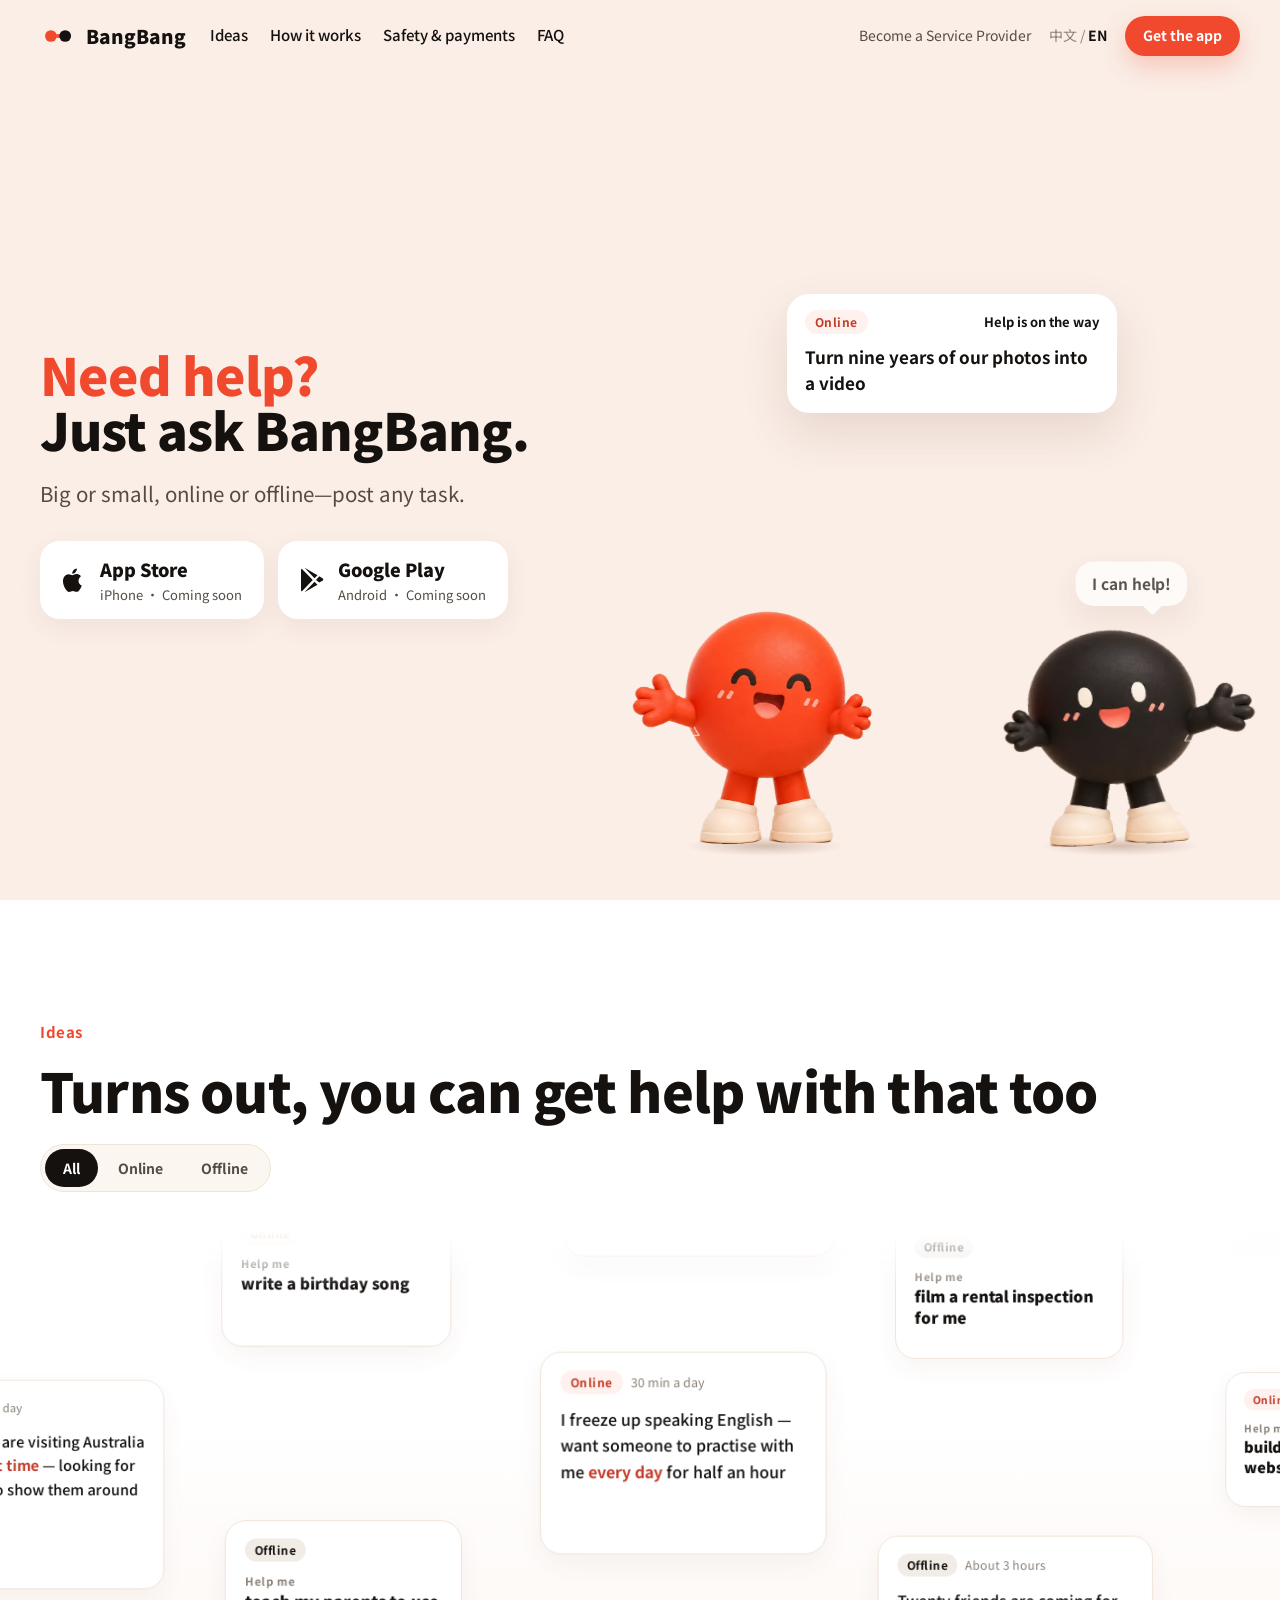
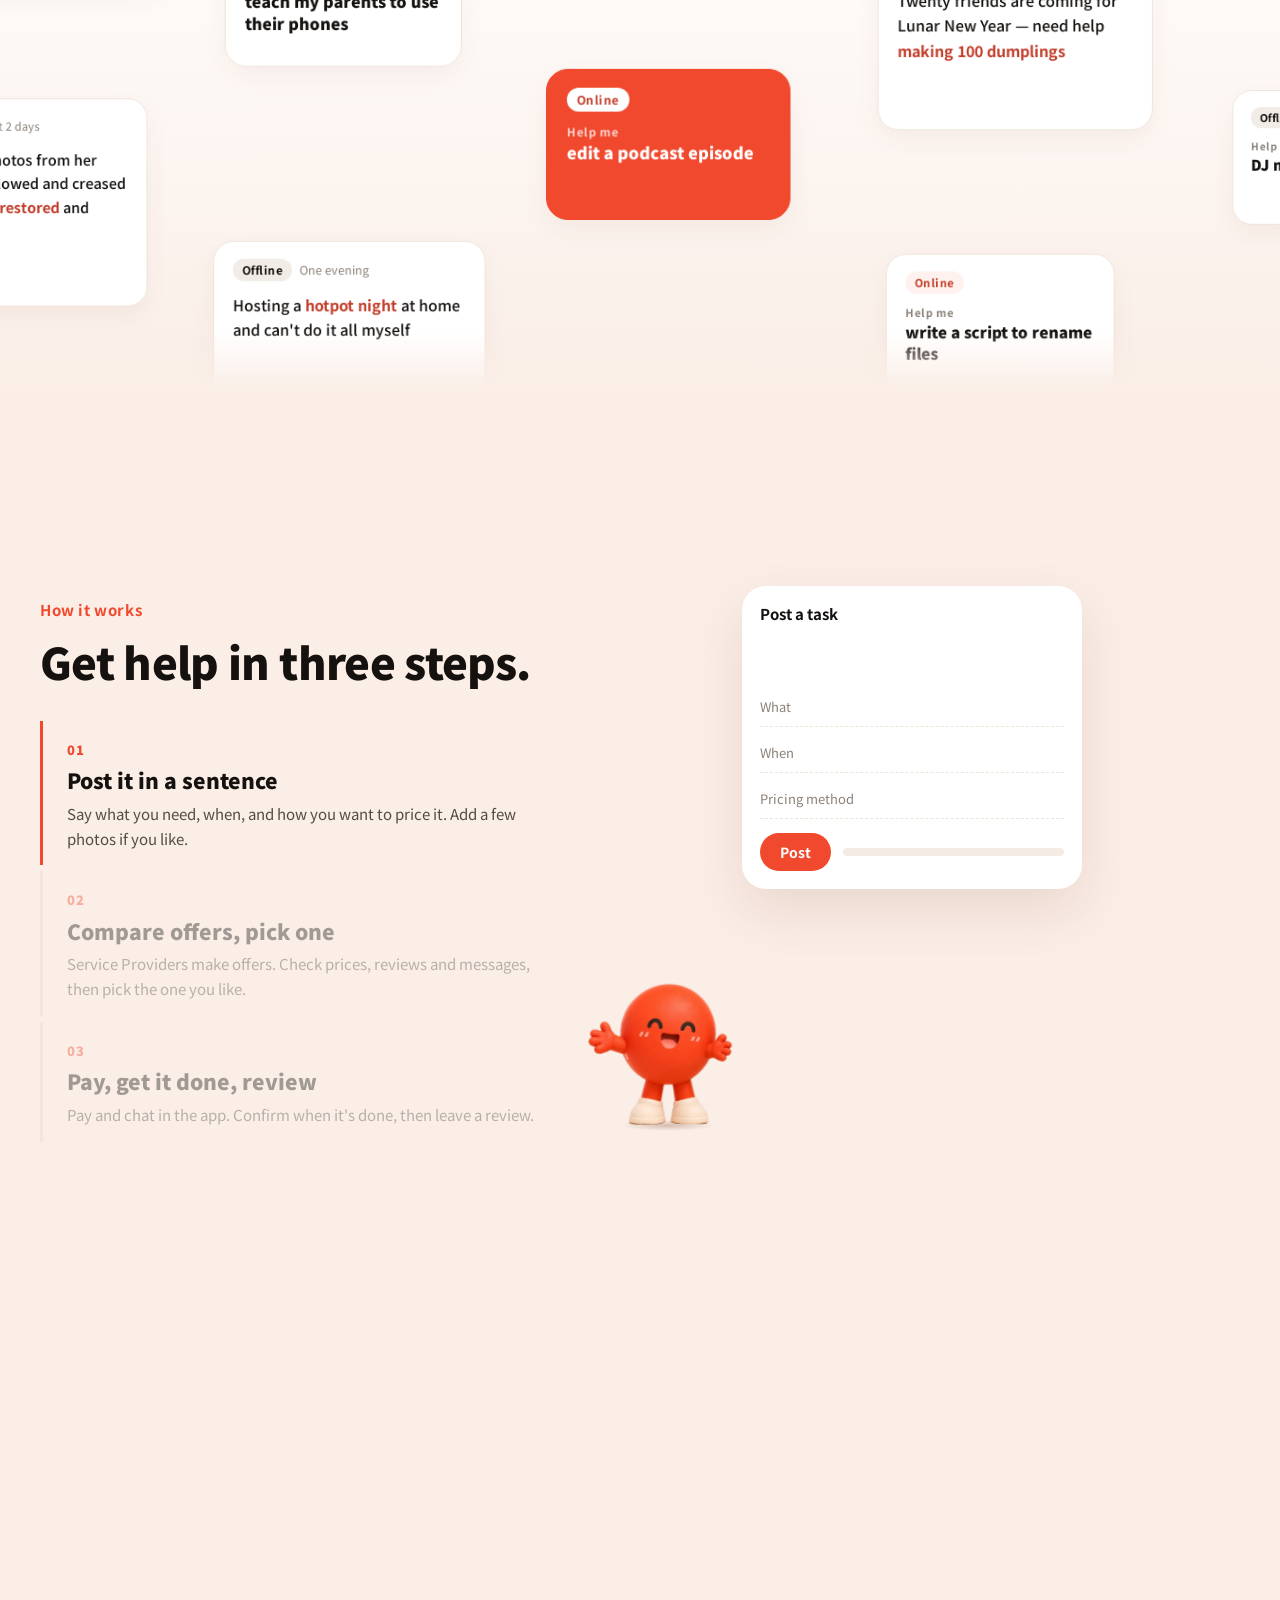
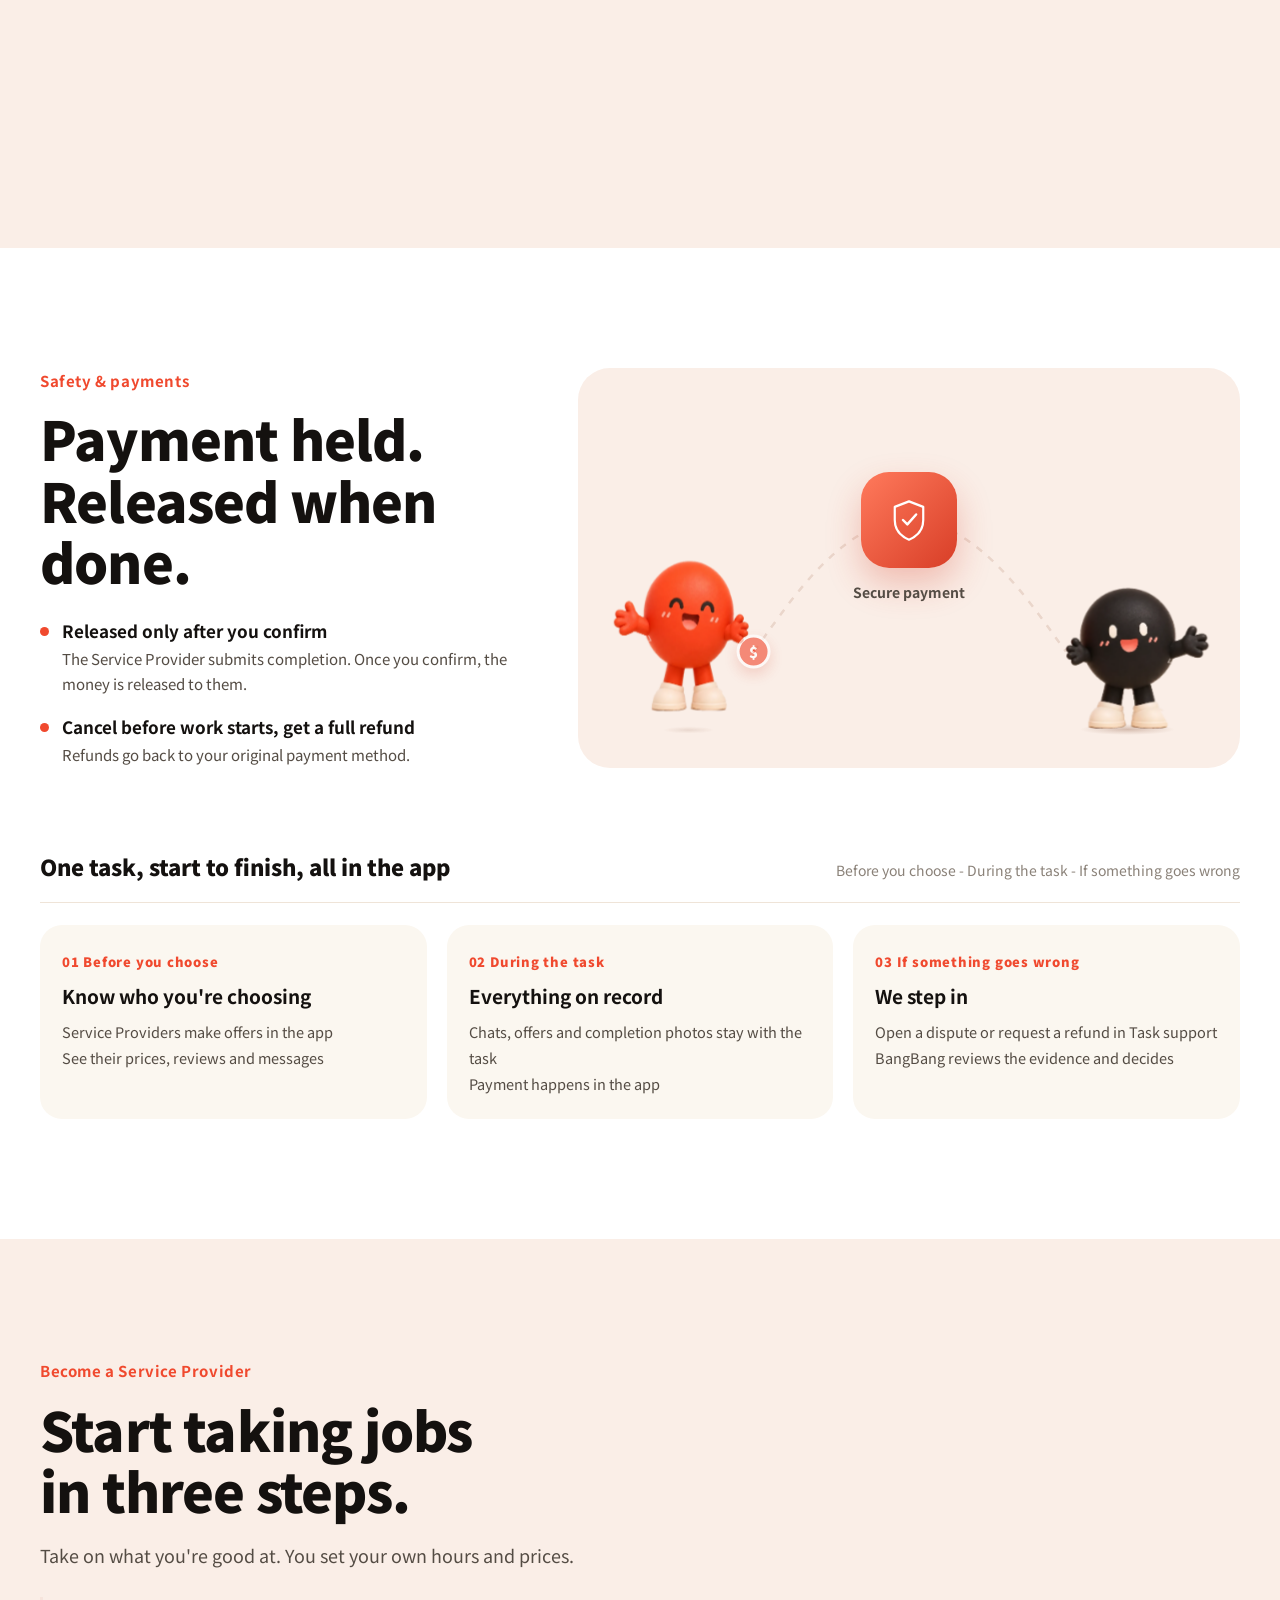
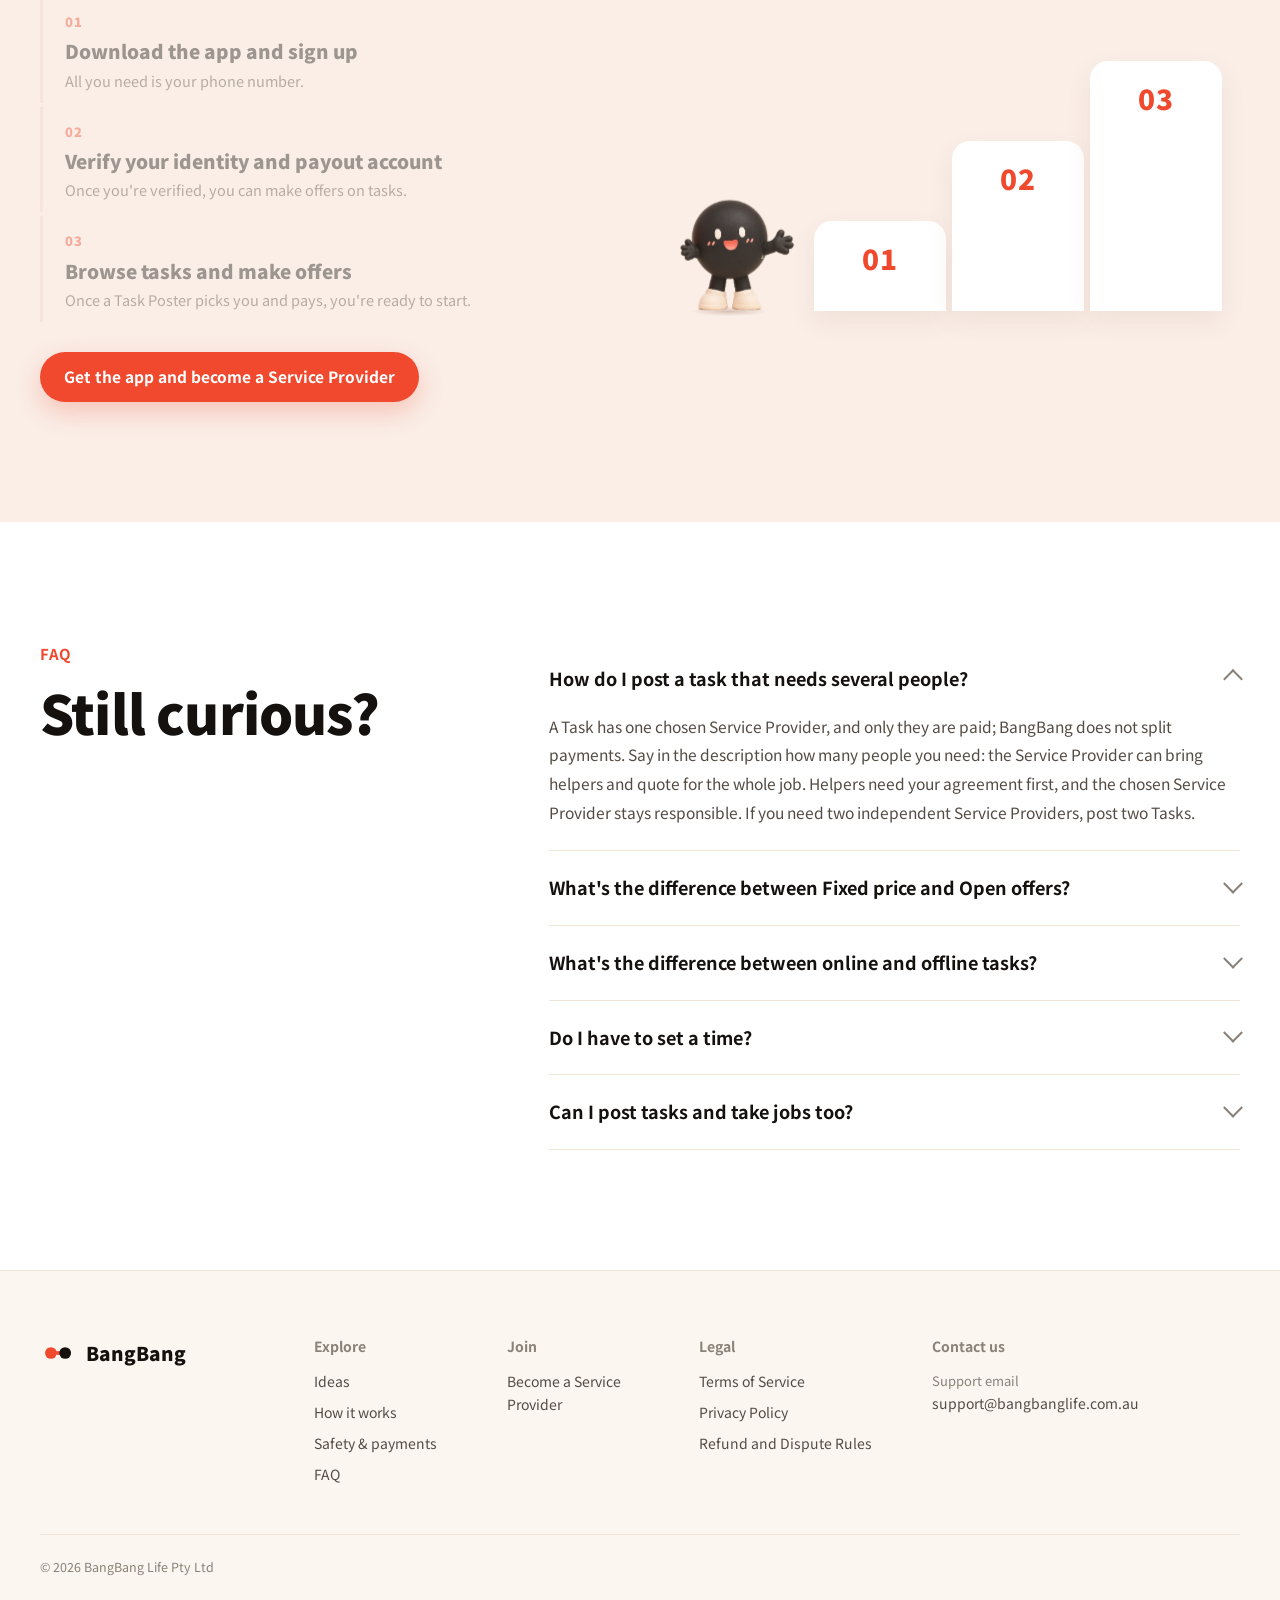
<file: index.html>
<!doctype html>
<html lang="zh-CN">
<head>
<meta charset="utf-8">
<meta name="viewport" content="width=device-width, initial-scale=1">
<title>万能帮帮｜值得信赖的澳洲华人互助任务平台</title>
<meta name="description" content="万能帮帮是值得信赖的华人互助与任务撮合平台。无论线上服务还是线下跑腿，让有需要的人快速发布及时任务、找到合适的帮手，也让有技能、有时间的人轻松接活赚钱。">
<meta name="theme-color" content="#faeee7">
<meta property="og:type" content="website">
<meta property="og:site_name" content="万能帮帮">
<meta property="og:title" content="万能帮帮｜值得信赖的澳洲华人互助任务平台">
<meta property="og:description" content="万能帮帮是值得信赖的华人互助与任务撮合平台。无论线上服务还是线下跑腿，让有需要的人快速发布及时任务、找到合适的帮手，也让有技能、有时间的人轻松接活赚钱。">
<meta property="og:url" content="https://www.bangbanglife.com.au/zh/">
<meta property="og:locale" content="zh_CN">
<link rel="icon" href="/brand/BangBangAppIcon.svg" type="image/svg+xml">
<link rel="alternate" hreflang="zh-CN" href="https://www.bangbanglife.com.au/zh/">
<link rel="alternate" hreflang="en" href="https://www.bangbanglife.com.au/en/">
<link rel="alternate" hreflang="x-default" href="https://www.bangbanglife.com.au/">
<script type="application/ld+json">{"@context":"https://schema.org","@graph":[{"@type":"WebSite","name":"万能帮帮","alternateName":"BangBang","url":"https://www.bangbanglife.com.au/"},{"@type":"Organization","name":"万能帮帮","alternateName":"BangBang","legalName":"BangBang Life Pty Ltd","url":"https://www.bangbanglife.com.au/","logo":"https://www.bangbanglife.com.au/brand/BangBangAppIcon.svg","email":"support@bangbanglife.com.au","taxID":"87 703 821 738","description":"万能帮帮是值得信赖的华人互助与任务撮合平台。无论线上服务还是线下跑腿，让有需要的人快速发布及时任务、找到合适的帮手，也让有技能、有时间的人轻松接活赚钱。"}]}</script>
<script>(function(){var l=(navigator.languages&&navigator.languages.length?navigator.languages:[navigator.language||'']);for(var i=0;i<l.length;i++){var p=String(l[i]).toLowerCase().split('-')[0];if(p==='en'){location.replace("/en/");return;}if(p==='zh')return;}})();</script>
<link rel="preconnect" href="https://fonts.googleapis.com">
<link rel="preconnect" href="https://fonts.gstatic.com" crossorigin>
<link rel="stylesheet" href="https://fonts.googleapis.com/css2?family=Noto+Sans+SC:wght@400;500;700;900&display=swap">
<style>
/* 整页固定浅色：IP 原图的底色是暖米色，抠图边缘按这个底色做的。 */
:root{
  --ink:#14110f; --ink-2:#544c44; --ink-3:#8a8178;
  --white:#ffffff; --stage:#faeee7; --stage-2:#f4e1d6; --paper:#fbf7f0; --line:#efe4d8; --line-2:#f1d6cc;
  --coral:#f0492e; --coral-deep:#c43d2b; --coral-soft:#fff1ed;
  --night:#1a1614; --on-night:#f5efe8; --on-night-2:#a99d92;
  --f:"Noto Sans SC","PingFang SC","Hiragino Sans GB","Microsoft YaHei",system-ui,sans-serif;
  --nav-h:72px; --gut:clamp(16px,4vw,40px);
  color-scheme:light;
}
*{box-sizing:border-box}
html,body{overflow-x:clip}
body{margin:0;background:var(--white);color:var(--ink);font-family:var(--f);font-size:16px;line-height:1.65;-webkit-font-smoothing:antialiased}
img{display:block;max-width:100%}
a{color:inherit}
button{font-family:inherit}
:focus-visible{outline:2px solid var(--coral);outline-offset:3px;border-radius:8px}
.wrap{width:min(1200px,calc(100% - 2*var(--gut)));margin-inline:auto}
.sr{position:absolute;width:1px;height:1px;overflow:hidden;clip:rect(0 0 0 0);white-space:nowrap}
.eb{margin:0 0 14px;color:var(--coral);font-weight:700;font-size:15px;letter-spacing:.04em;display:flex;align-items:center;gap:12px;flex-wrap:wrap}
h2{margin:0;font-weight:900;font-size:clamp(32px,4.2vw,58px);line-height:1.14;letter-spacing:-.015em}
.lead{margin:18px 0 0;color:var(--ink-2);font-size:clamp(16px,1.4vw,18px);line-height:1.8;max-width:32em}
.ph-tag{display:inline-block;font-size:11.5px;font-weight:700;letter-spacing:.06em;padding:3px 9px;border-radius:99px;border:1px dashed var(--coral);color:var(--coral-deep);background:var(--white)}
.later{font-size:12px;font-weight:700;letter-spacing:.06em;padding:4px 10px;border-radius:99px;background:var(--paper);color:var(--ink-2);border:1px solid var(--line)}
.btn{display:inline-flex;align-items:center;justify-content:center;gap:10px;height:50px;padding:0 24px;border-radius:999px;font-weight:700;font-size:15.5px;white-space:nowrap;cursor:pointer;border:0;text-decoration:none;transition:transform .2s,box-shadow .2s,background .2s}
.btn small{font-weight:500;font-size:12px;opacity:.8}
.btn-sm{height:40px;padding:0 18px;font-size:14px}
.btn-coral{background:var(--coral);color:#fff;box-shadow:0 10px 24px rgba(240,73,46,.25)}
.btn-coral:hover{background:var(--coral-deep)}
.btn-line{background:transparent;border:1.5px solid var(--ink);color:var(--ink)}

/* ---------- 顶栏 ---------- */
.nav{position:fixed;inset:0 0 auto;z-index:60;height:var(--nav-h);display:flex;align-items:center;background:rgba(250,238,231,.86);backdrop-filter:saturate(1.3) blur(14px);-webkit-backdrop-filter:saturate(1.3) blur(14px);border-bottom:1px solid transparent;transition:background .3s,border-color .3s}
.nav.sc{background:rgba(255,255,255,.9);border-bottom-color:var(--line)}
.nav .wrap{display:flex;align-items:center;gap:30px}
.brand{display:flex;align-items:center;gap:10px;font-weight:900;font-size:19px;white-space:nowrap;text-decoration:none;color:var(--ink)}
.brand svg{width:36px;height:36px;flex:none}
.logo-a{fill:var(--coral)} .logo-b{fill:var(--ink)}
.links{display:flex;gap:26px;font-size:15px;font-weight:500}
.links a{text-decoration:none}
.links a:hover{color:var(--coral)}
.nav-right{margin-left:auto;display:flex;align-items:center;gap:18px;font-size:14px}
.nav-right .sm a{text-decoration:none;color:var(--ink-2);margin-left:16px}
.nav-right .sm a:hover{color:var(--coral)}
.lang{color:var(--ink-3);white-space:nowrap} .lang b{color:var(--ink)}
.lang a{color:inherit;text-decoration:none} .lang a:hover{color:var(--coral)}
.menu-btn{display:none;width:42px;height:42px;border-radius:50%;border:1px solid var(--line);background:var(--white);color:var(--ink);cursor:pointer;place-items:center}
.menu-btn svg{width:20px;height:20px}
.drawer{position:fixed;inset:var(--nav-h) 0 auto;z-index:59;background:var(--white);border-bottom:1px solid var(--line);display:none;flex-direction:column;padding:8px var(--gut) 18px}
.drawer.open{display:flex}
.drawer a{padding:13px 0;border-bottom:1px solid var(--line);text-decoration:none;font-weight:500}
@media (max-width:1020px){.links,.nav-right .sm,.lang{display:none}.menu-btn{display:grid}}

/* ---------- IP 角色（通用） ---------- */
.ip{position:absolute;width:var(--cw,200px);aspect-ratio:724/693;margin-bottom:calc(var(--cw,200px)*-.0166);user-select:none;-webkit-user-select:none;-webkit-tap-highlight-color:transparent}
.ip .mv,.ip .sq,.ip .br,.ip .ln,.ip .lk{position:absolute;inset:0;transform-origin:50% 98%}
.ip img{position:absolute;inset:0;width:100%;height:100%;pointer-events:none;-webkit-user-drag:none}
.ip .sh{position:absolute;bottom:-3.2%;height:8%;width:62%;border-radius:50%;background:radial-gradient(closest-side,rgba(128,72,44,.30),rgba(128,72,44,.12) 55%,rgba(128,72,44,0));transform-origin:50% 50%}
.ip-red .sh{left:24%} .ip-black .sh{left:13%}
.ip .lid{position:absolute;border-radius:50%;transform:scaleY(0);transform-origin:50% 0;pointer-events:none}
.ip .lid.l{left:30.9%;top:27.7%;width:6.6%;height:10.2%;background:linear-gradient(#352d2a,#2a2320)}
.ip .lid.r{left:50.8%;top:26.2%;width:6.6%;height:10.2%;background:linear-gradient(#4a403e,#342c28)}
.ip.click{cursor:pointer}

/* 气泡 */
.bub{position:absolute;z-index:6;background:#fff;color:var(--ink);border-radius:20px;padding:12px 18px;font-weight:700;font-size:17px;line-height:1.45;box-shadow:0 14px 34px rgba(128,72,44,.13);white-space:nowrap;transform-origin:0 100%}
.bub::after{content:"";position:absolute;bottom:-7px;width:16px;height:16px;background:#fff;border-radius:3px;transform:rotate(45deg)}

/* 击掌的小火花 */
.burst{position:absolute;z-index:7;width:0;height:0;pointer-events:none;opacity:0}
.burst i{position:absolute;left:-2px;top:-15px;width:4px;height:12px;border-radius:3px;background:var(--coral);transform-origin:2px 15px}
.burst i:nth-child(2n){background:var(--ink)}
.burst i:nth-child(1){transform:rotate(0deg) translateY(-26px)} .burst i:nth-child(2){transform:rotate(45deg) translateY(-26px)}
.burst i:nth-child(3){transform:rotate(90deg) translateY(-26px)} .burst i:nth-child(4){transform:rotate(135deg) translateY(-26px)}
.burst i:nth-child(5){transform:rotate(180deg) translateY(-26px)} .burst i:nth-child(6){transform:rotate(225deg) translateY(-26px)}
.burst i:nth-child(7){transform:rotate(270deg) translateY(-26px)} .burst i:nth-child(8){transform:rotate(315deg) translateY(-26px)}

.tag{display:inline-flex;align-items:center;height:24px;padding:0 10px;border-radius:99px;font-size:12px;font-weight:700;letter-spacing:.04em;white-space:nowrap}
.tag.on{background:var(--coral-soft);color:var(--coral-deep)}
.tag.off{background:#f1ece6;color:var(--ink)}
.tag.you{background:var(--ink);color:#fff}

/* ---------- 首屏 ---------- */
.hero{position:relative;background:var(--stage);padding-top:var(--nav-h);overflow:hidden}
.hero-grid{display:grid;grid-template-columns:minmax(0,1fr) minmax(0,1.1fr);gap:24px;align-items:end;min-height:min(880px,calc(100svh - var(--nav-h)))}
.hero-copy{align-self:center;padding:40px 0 70px}
.hero h1{margin:24px 0 0;font-weight:900;font-size:clamp(44px,5.8vw,86px);line-height:1.08;letter-spacing:-.02em;color:var(--coral)}
.hero h1 .ln{display:block}
.hero h1 .ln + .ln{color:var(--ink)}
.hero-sub{margin:20px 0 0;font-size:clamp(17px,1.6vw,21px);color:var(--ink-2)}
.dlbox{display:flex;gap:14px;margin-top:30px;flex-wrap:wrap}
.dl-item{display:flex;gap:12px;align-items:center;background:#fff;border-radius:20px;padding:14px 22px 14px 18px;box-shadow:0 8px 24px rgba(128,72,44,.07)}
.dl-item .st-ic{flex:none;width:30px;height:30px;color:var(--ink)}
.dl-item b{display:block;font-size:18px;font-weight:900;white-space:nowrap}
.dl-item span{display:block;font-size:13px;color:var(--ink-2);line-height:1.6;white-space:nowrap}
.dl-btns{display:none;gap:10px;margin-top:22px;flex-wrap:wrap}

.stage{position:relative;height:640px;--cw:clamp(190px,20vw,292px);--floor:56px;margin-right:calc((min(1200px,100vw - 2*var(--gut)) - 100vw) / 2)}
.stage .ip{bottom:var(--floor)}
#hRed{left:0} #hBlk{right:max(16px,calc((100vw - min(1200px,100vw - 2*var(--gut))) / 2 - 40px))}
#bub{left:24%;bottom:calc(100% - 1%);min-width:120px}
#bub::after{left:28px}
.bub .caret{display:inline-block;width:2px;height:1.05em;margin-left:2px;vertical-align:-3px;background:var(--coral);animation:blink 1s steps(2) infinite}
@keyframes blink{50%{opacity:0}}
#bub2{right:30%;bottom:calc(100% - 1%);transform-origin:100% 100%}
#bub2::after{right:30px}
.hcard{position:absolute;z-index:5;left:50%;top:34px;width:min(330px,86%);margin-left:calc(min(330px,86%) / -2);background:#fff;border-radius:22px;padding:16px 18px 18px;box-shadow:0 20px 46px rgba(128,72,44,.14)}
.hc-top{display:flex;align-items:center;justify-content:space-between;gap:10px}
.hc-top small{font-size:12px;color:var(--ink-3);font-weight:500}
.hcard p{margin:10px 0 0;font-weight:700;font-size:17px;line-height:1.5}
.st{display:inline-flex;align-items:center;gap:6px;font-size:13px;font-weight:700;color:var(--ink-3);white-space:nowrap}
.st .dots{display:inline-flex;gap:3px;margin-left:2px}
.st .dots i{display:block;width:4px;height:4px;border-radius:50%;background:currentColor;animation:dot 1.2s infinite}
.st .dots i:nth-child(2){animation-delay:.2s} .st .dots i:nth-child(3){animation-delay:.4s}
@keyframes dot{0%,80%,100%{opacity:.25}40%{opacity:1}}
.st.got{color:var(--ink)}
.st.done{color:var(--coral-deep)}
.st .ok{display:none;width:18px;height:18px;border-radius:50%;background:var(--coral);color:#fff;place-items:center;font-size:11px}
.st.done .ok{display:inline-grid}
.st.done .dots,.st.got .dots{display:none}

/* ---------- 灵感墙：任务墙，按住可以拖（同 v3），黑球跟着选中的那张卡 ---------- */
.ex{padding:120px 0 0;background:var(--white)}
.ex-head{display:flex;justify-content:space-between;align-items:flex-end;gap:24px;flex-wrap:wrap}
.seg{display:inline-flex;background:var(--paper);border:1px solid var(--line);border-radius:99px;padding:4px;gap:2px}
.seg button{height:38px;padding:0 18px;border-radius:99px;border:0;background:transparent;font-weight:700;font-size:14px;color:var(--ink-2);cursor:pointer}
.seg button.on{background:var(--ink);color:#fff}
.wall{position:relative;margin-top:40px;height:clamp(600px,84vh,780px);overflow:hidden;overflow:clip;cursor:grab;touch-action:pan-y;user-select:none;-webkit-user-select:none;background:linear-gradient(180deg,var(--white) 0%,var(--white) 25%,var(--stage) 100%)}
.wall.grab{cursor:grabbing}
.wall::before,.wall::after{content:"";position:absolute;left:0;right:0;height:56px;z-index:20;pointer-events:none}
.wall::before{top:0;background:linear-gradient(180deg,var(--white),rgba(255,255,255,0))}
.wall::after{bottom:0;background:linear-gradient(0deg,var(--stage),rgba(250,238,231,0))}
.gi{position:absolute;left:0;top:0;z-index:1;will-change:transform}
.gi.sel{z-index:5}
.xc{position:relative;z-index:2;width:290px;display:flex;flex-direction:column;gap:12px;text-align:left;padding:18px 20px 14px;border-radius:22px;border:1.5px solid var(--line);background:#fff;color:var(--ink);cursor:pointer;font:inherit;box-shadow:0 10px 26px rgba(128,72,44,.06);transition:border-color .25s,box-shadow .25s,opacity .45s,filter .45s}
.xc:hover{border-color:var(--line-2);box-shadow:0 18px 38px rgba(128,72,44,.12)}
.gi.sel .xc{border-color:var(--coral);box-shadow:0 18px 38px rgba(240,73,46,.16)}
.wall.grab .xc{cursor:grabbing}
.xc-top{display:flex;align-items:center;justify-content:space-between;gap:8px}
.xc .mt{font-size:12.5px;color:var(--ink-3);white-space:nowrap}
.xc .q{flex:1;font-size:16px;line-height:1.65;font-weight:500}
.xc .q b{color:var(--coral-deep);font-weight:700}
.xc .res{position:relative;display:block;height:44px;border-top:1px dashed var(--line);font-size:13.5px}
.xc .res > span{position:absolute;inset:10px 0 0;display:flex;align-items:center;gap:7px;white-space:nowrap;overflow:hidden;transition:opacity .3s,transform .3s}
.xc .r0{color:var(--ink-3)}
.xc .r1{opacity:0;transform:translateY(8px);color:var(--ink-2)}
.xc .r1 b{color:var(--coral-deep)}
.xc .got{font-style:normal;font-weight:700;font-size:12px;color:var(--coral-deep);background:var(--coral-soft);padding:2px 8px;border-radius:99px;white-space:nowrap}
.xc .r1 .got{margin-left:auto}
.gi.sel .r0{opacity:0;transform:translateY(-8px)}
.gi.sel .r1{opacity:1;transform:none}
.xc.sh{width:246px;min-height:152px}
.xc.sh .t{flex:1;font-size:18px;font-weight:900;line-height:1.4}
.xc.sh .t small{display:block;margin-bottom:2px;font-size:11.5px;letter-spacing:.12em;color:var(--ink-3);font-weight:700}
.xc.sh .got{opacity:0;transform:translateY(6px);transition:opacity .3s,transform .3s}
.gi.sel .xc.sh .got{opacity:1;transform:none}
.xc.k1{background:var(--ink);border-color:var(--ink);color:#fff} .xc.k1 .t small{color:var(--on-night-2)} .xc.k1 .tag.off{background:#3a322d;color:#fff}
.xc.k2{background:var(--coral);border-color:var(--coral);color:#fff} .xc.k2 .t small{color:rgba(255,255,255,.78)} .xc.k2 .tag,.xc.k2 .got{background:#fff;color:var(--coral-deep)}
.gi.sel .xc.k1,.gi.sel .xc.k2{border-color:var(--coral-deep)}
.wall.f-on .gi[data-on="0"] .xc,.wall.f-off .gi[data-on="1"] .xc{opacity:.14;filter:grayscale(1);pointer-events:none}
.peek{z-index:1;--cw:138px;pointer-events:none}
.peek .sh{display:none}

/* ---------- 怎么用 ---------- */
.how{background:var(--stage)}
.how-in{display:grid;grid-template-columns:minmax(0,.86fr) minmax(0,1.14fr);gap:48px;align-items:center;min-height:100svh;padding:calc(var(--nav-h) + 16px) 0 24px}
.how h2{font-size:clamp(32px,3.4vw,50px);white-space:nowrap}
.steps{margin-top:34px;display:grid;gap:6px}
.hs{position:relative;padding:14px 0 14px 24px;border-left:3px solid var(--line-2);opacity:.38;transition:opacity .35s,border-color .35s}
.hs.on{opacity:1;border-left-color:var(--coral)}
.hs .no{font-size:13px;font-weight:900;color:var(--coral);letter-spacing:.08em}
.hs h3{margin:2px 0 4px;font-size:21px;font-weight:900}
.hs p{margin:0;color:var(--ink-2);font-size:15px}
.hstage{position:relative;height:min(580px,calc(100svh - var(--nav-h) - 60px));min-height:470px;--cw:clamp(118px,12vw,168px);--floor:36px}
.hstage .ip{bottom:var(--floor)}
#sRed{left:0}
#sB1{right:calc(var(--cw)*1.62)} #sB2{right:calc(var(--cw)*.82)} #sB3{right:0}
.tcard{position:absolute;z-index:5;left:50%;top:6px;width:min(340px,92%);transform:translateX(-50%);background:#fff;border-radius:24px;padding:16px 18px 18px;box-shadow:0 22px 50px rgba(128,72,44,.13)}
.tc-h{display:flex;align-items:center;justify-content:space-between;gap:10px;margin-bottom:8px}
.tc-h b{font-size:15px}
.chips{position:relative;height:26px;min-width:118px}
.chips .tag{position:absolute;right:0;top:1px;opacity:0}
.chips .tag:first-child{opacity:1}
.tc-row{display:flex;align-items:baseline;gap:12px;padding:9px 0;border-bottom:1px dashed var(--line);font-size:14.5px}
.tc-row span{flex:none;width:64px;color:var(--ink-3);font-size:13px}
.tc-row b{min-height:1.5em;font-weight:700}
.tc-go{display:flex;align-items:center;gap:12px;margin-top:14px}
.tc-btn{flex:none;height:38px;padding:0 20px;border-radius:99px;background:var(--coral);color:#fff;font-weight:700;font-size:14px;display:grid;place-items:center}
.tc-bar{flex:1;height:8px;border-radius:99px;background:#f3ebe4;overflow:hidden}
.tc-bar i{display:block;height:100%;width:100%;border-radius:inherit;background:var(--coral);transform:scaleX(0);transform-origin:0 50%}
.stars{position:absolute;z-index:6;left:50%;transform:translateX(-50%);display:flex;gap:6px;color:var(--coral);font-size:28px;line-height:1}
.stars span{display:inline-block;opacity:0}
.qb{position:absolute;z-index:6;padding:8px 12px;font-size:14px;border-radius:14px;transform-origin:50% 100%}
.qb::after{left:calc(50% - 7px);width:14px;height:14px;bottom:-6px}
.qb .qs::before{content:" · "}
.qb .pick{position:absolute;inset:0;display:grid;place-items:center;border-radius:inherit;background:var(--coral);color:#fff;opacity:0}
.hstage .burst{left:0;top:0}

/* ---------- 安全与付款 ---------- */
.safe{padding:120px 0;background:var(--white)}
.safe-grid{display:grid;grid-template-columns:minmax(0,.85fr) minmax(0,1.15fr);gap:48px;align-items:center}
.dots{list-style:none;margin:26px 0 0;padding:0;display:grid;gap:16px}
.dots li{display:grid;gap:2px;padding-left:22px;position:relative}
.dots li::before{content:"";position:absolute;left:0;top:10px;width:9px;height:9px;border-radius:50%;background:var(--coral)}
.dots b{font-size:17px}
.dots span{color:var(--ink-2);font-size:15px}
.pstage{position:relative;height:400px;border-radius:32px;background:var(--stage);--cw:clamp(118px,12vw,156px);--floor:40px;overflow:hidden}
.pstage .ip{bottom:var(--floor)}
#pRed{left:4%} #pBlk{right:4%}
.pstage svg{position:absolute;inset:0;width:100%;height:100%;overflow:visible}
.plat{position:absolute;z-index:3;left:50%;top:38%;width:96px;height:96px;margin:-48px 0 0 -48px;border-radius:28px;background:linear-gradient(135deg,#ff7a5c,#d83e27);display:grid;place-items:center;box-shadow:0 16px 34px rgba(216,62,39,.28)}
.plat svg{position:static;width:46px;height:46px}
.plat-l{position:absolute;z-index:3;left:50%;top:calc(38% + 58px);transform:translateX(-50%);text-align:center;white-space:nowrap}
.plat-l b{display:block;font-size:15px}
.plat-l span{font-size:14px;font-weight:700;color:var(--ink-2)}
.coin{position:absolute;z-index:4;left:0;top:0;width:34px;height:34px;margin:-17px 0 0 -17px;border-radius:50%;background:var(--coral);border:3px solid #fff;color:#fff;font-weight:900;font-size:15px;display:grid;place-items:center;box-shadow:0 6px 14px rgba(216,62,39,.3);opacity:0}
.plb{position:absolute;z-index:4;font-size:14px;font-weight:700;color:var(--coral-deep);background:#fff;padding:5px 12px;border-radius:99px;box-shadow:0 6px 16px rgba(128,72,44,.1);white-space:nowrap;opacity:0}
#plb1{left:6%;top:12%} #plb2{right:6%;top:12%}
.whole{margin-top:80px}
.whole-h{display:flex;justify-content:space-between;align-items:baseline;gap:16px;flex-wrap:wrap;padding-bottom:18px;border-bottom:1px solid var(--line)}
.whole-h h3{margin:0;font-size:22px;font-weight:900}
.whole-h span{color:var(--ink-3);font-size:14px}
.whole-3{display:grid;grid-template-columns:repeat(3,minmax(0,1fr));gap:20px;margin-top:22px}
.whole-3 > div{padding:22px;border-radius:22px;background:var(--paper)}
.whole-3 .k{font-size:13px;font-weight:900;color:var(--coral);letter-spacing:.06em}
.whole-3 h4{margin:6px 0 8px;font-size:19px}
.whole-3 p{margin:0;color:var(--ink-2);font-size:14.5px;line-height:1.8}

/* ---------- 成为服务者（B 版「三步开始接活」：三级台阶，用户 11-13 选定） ---------- */
.provider{padding:120px 0;background:var(--stage);overflow:hidden}
.pv-grid{display:grid;grid-template-columns:minmax(0,1fr) minmax(0,1fr);gap:48px;align-items:center}
.bsteps{margin:26px 0 30px;display:grid;gap:4px}
.bs{padding:10px 0 10px 22px;border-left:3px solid var(--line-2);opacity:.4;transition:opacity .35s,border-color .35s}
.bs.on{opacity:1;border-left-color:var(--coral)}
.bs .no{font-size:13px;font-weight:900;color:var(--coral);letter-spacing:.08em}
.bs h3{margin:2px 0;font-size:19px;font-weight:900}
.bs p{margin:0;color:var(--ink-2);font-size:14.5px}
.bstage{position:relative;height:460px;--cw:clamp(96px,9.5vw,124px)}
.bk{position:absolute;bottom:0;width:calc(24% - 6px);border-radius:18px 18px 0 0;background:#fff;box-shadow:0 10px 26px rgba(128,72,44,.08);display:flex;justify-content:center;padding-top:14px;transition:background .35s}
.bk span{font-size:28px;font-weight:900;color:var(--coral);letter-spacing:.04em;transition:color .35s}
.bk.done{background:var(--coral)} .bk.done span{color:#fff}
#bk1{left:26%;height:90px} #bk2{left:50%;height:170px} #bk3{left:74%;height:250px}
.bstage .ip{left:2%;bottom:0}
#bBub{opacity:0;visibility:hidden;right:20%;bottom:99%;transform-origin:100% 100%} #bBub::after{right:26px}
.bnote{position:absolute;z-index:5;left:0;top:24px;width:min(320px,60%);display:flex;align-items:center;gap:10px;padding:14px 12px 14px 16px;border-radius:18px;background:#fff;box-shadow:0 18px 40px rgba(128,72,44,.14);opacity:0;visibility:hidden}
.bnote b{flex:1;min-width:0;font-size:15.5px;white-space:nowrap;overflow:hidden;text-overflow:ellipsis}
.fq{flex:none;height:32px;padding:0 14px;border-radius:99px;background:var(--coral);color:#fff;font-weight:700;font-size:13px;display:grid;place-items:center}

/* ---------- 常见问题 ---------- */
.faq{padding:120px 0;background:var(--white)}
.faq-grid{display:grid;grid-template-columns:minmax(0,.8fr) minmax(0,1.2fr);gap:48px;align-items:start}
details{border-bottom:1px solid var(--line);padding:4px 0}
summary{cursor:pointer;list-style:none;display:flex;align-items:center;justify-content:space-between;gap:16px;padding:18px 0;font-size:18px;font-weight:700}
summary::-webkit-details-marker{display:none}
summary::after{content:"";flex:none;width:12px;height:12px;border-right:2.5px solid var(--ink-3);border-bottom:2.5px solid var(--ink-3);transform:rotate(45deg) translate(-3px,-3px);transition:transform .3s}
details[open] summary::after{transform:rotate(225deg)}
details p{margin:0 0 20px;color:var(--ink-2);font-size:15.5px;line-height:1.85}

/* ---------- 页脚 ---------- */
footer{background:var(--paper);color:var(--ink);padding:64px 0 40px;border-top:1px solid var(--line)}
.f-grid{display:grid;grid-template-columns:1.2fr .8fr .8fr 1fr 1.5fr;gap:28px}
footer .brand{color:var(--ink)}
.f-brand p{margin:14px 0 0;color:var(--ink-3);font-size:14px}
footer h4{margin:0 0 12px;font-size:14px;color:var(--ink-3);font-weight:700}
footer ul{list-style:none;margin:0;padding:0;display:grid;gap:8px;font-size:14px}
footer a{text-decoration:none}
footer a{color:var(--ink-2)}
footer a:hover{color:var(--coral-deep);text-decoration:underline}
.f-legal span{white-space:nowrap}
.f-k{display:block;color:var(--ink-3);font-size:13px}
.mail{display:block;white-space:nowrap}
.f-legal{display:flex;justify-content:flex-start;gap:6px 22px;flex-wrap:wrap;margin-top:48px;padding-top:22px;border-top:1px solid var(--line);font-size:12.5px;color:var(--ink-3)}

/* ---------- 手机 ---------- */
@media (max-width:900px){
  .hero-grid{grid-template-columns:1fr;gap:0;min-height:0}
  .hero-copy{padding:26px 0 0}
  .dlbox{display:none}
  .dl-btns{display:flex}
  .dl-btns .btn{flex:1 1 0;height:46px;padding:0 12px;font-size:14.5px}
  .stage{height:440px;--cw:clamp(128px,38vw,170px);--floor:36px}
  .bub{font-size:15px;padding:10px 14px}
  #bub{left:14%;white-space:normal;width:max-content;max-width:min(300px,calc(100vw - 2*var(--gut) - 24px))}
  .hcard{top:8px}
  .ex{padding:84px 0 0}
  .wall{margin-top:30px;height:clamp(520px,74vh,640px)}
  .xc{width:210px;padding:14px 14px 12px;border-radius:18px;gap:8px}
  .xc .q{font-size:14.5px;line-height:1.6}
  .xc .mt{display:none}
  .xc .res{height:40px;font-size:12.5px}
  .xc .r1 .got,.xc .r1 .a{display:none}
  .xc.sh{width:178px;min-height:126px}
  .xc.sh .t{font-size:16.5px}
  .peek{--cw:92px}
  .how-in{grid-template-columns:1fr;gap:10px;align-content:center;padding-top:calc(var(--nav-h) + 12px)}
  .how h2{font-size:30px}
  .steps{margin-top:12px;min-height:118px;position:relative}
  .hs{position:absolute;inset:0 0 auto;opacity:0;padding:8px 0 8px 18px}
  .hs.on{opacity:1}
  .hs h3{font-size:18px}
  .hs p{font-size:14px}
  .hstage{height:410px;min-height:0;--cw:clamp(76px,22vw,100px);--floor:20px}
  .tcard{padding:12px 14px 14px;border-radius:20px}
  .tc-row{padding:6px 0;font-size:13.5px}
  .tc-row span{width:56px}
  .qb{font-size:12px;padding:5px 8px;line-height:1.3;text-align:center}
  .qb .qs{display:block;font-size:10.5px;font-weight:500}
  .qb .qs::before{content:none}
  .stars{font-size:22px}
  .safe,.provider,.faq{padding:84px 0}
  .safe-grid,.pv-grid,.faq-grid{grid-template-columns:1fr;gap:34px}
  .pstage{height:330px;--cw:clamp(96px,28vw,124px);border-radius:24px}
  .plat{width:76px;height:76px;margin:-38px 0 0 -38px;border-radius:22px;top:36%}
  .plat svg{width:36px;height:36px}
  .plat-l{top:calc(36% + 46px)}
  #plb1,#plb2{top:8%;font-size:12.5px}
  .whole-3{grid-template-columns:1fr}
  .bnote b{font-size:14.5px}
  .bstage{height:360px;--cw:clamp(76px,21vw,92px)}
  #bk1{height:50px} #bk2{height:100px} #bk3{height:150px}
  .bk{padding-top:8px;border-radius:14px 14px 0 0}
  .bk span{font-size:20px}
  .bnote{top:0;width:min(300px,78%)}
  .bs h3{font-size:17px}
  .bs{opacity:1}
  .f-grid{grid-template-columns:1fr 1fr}
  .f-brand,.f-contact{grid-column:1 / -1}
}
@media (max-width:420px){
  .dl-item{flex:1 1 100%}
}

/* 没有动画库或减少动态时：直接显示结果 */
.nog .hcard,.rm .hcard{opacity:1}
.nog .chips .tag:first-child,.rm .chips .tag:first-child{opacity:0}
.nog .chips .tag:last-child,.rm .chips .tag:last-child{opacity:1}
.nog .stars span,.rm .stars span{opacity:1}
.nog .coin,.rm .coin{display:none}
.nog .plb,.rm .plb{opacity:1}
.nog .bs,.rm .bs{opacity:1}
.nog .bnote,.rm .bnote{opacity:1;visibility:visible}
.nog .hs,.rm .hs{opacity:1}
@media (max-width:900px){.nog .hs,.rm .hs{position:static}}
.tag.blank{background:transparent}
/* 右下角回到首屏：滚过首屏后出现 */
footer{padding-bottom:104px}
.totop{position:fixed;right:max(20px,env(safe-area-inset-right));bottom:max(20px,env(safe-area-inset-bottom));z-index:55;width:52px;height:52px;border-radius:50%;border:0;background:var(--ink);color:#fff;display:grid;place-items:center;cursor:pointer;box-shadow:0 12px 28px rgba(20,17,15,.22);opacity:0;visibility:hidden;transform:translateY(12px);transition:opacity .25s,transform .25s,visibility .25s,background .2s}
.totop.show{opacity:1;visibility:visible;transform:none}
.totop:hover{background:var(--coral)}
.totop:focus-visible{outline:3px solid var(--coral);outline-offset:3px}
.totop svg{width:22px;height:22px}
@media (max-width:900px){.totop{width:46px;height:46px;right:max(16px,env(safe-area-inset-right));bottom:max(16px,env(safe-area-inset-bottom))}}
.bnote b{white-space:nowrap;overflow:hidden;text-overflow:ellipsis}
@media (min-width:901px){.bnote{top:-32px}}
@media (min-width:1024px){.bnote{top:-48px}.bnote b{white-space:normal;line-height:1.35}}
@media (max-width:900px){.bnote{top:0}}
@media (min-width:701px) and (max-width:900px){.bnote b{white-space:normal;line-height:1.35}}
@media (max-width:700px){.bstage{height:390px}.bnote b{white-space:normal;line-height:1.35}}
@media (min-width:901px) and (max-width:1023px){.bstage{height:510px}.bnote b{white-space:normal;line-height:1.35}}
@media (max-width:380px){
  .nav .wrap{gap:10px}
  .nav-right{gap:8px}
  .brand{gap:8px;font-size:17px}
  .brand svg{width:30px;height:30px}
  .nav .btn-sm{padding:0 12px;font-size:13.5px}
  .menu-btn{width:38px;height:38px}
}
</style>
</head>
<body>
<header class="nav" id="nav">
  <div class="wrap">
    <a class="brand" href="#top" aria-label="万能帮帮首页"><svg viewBox="0 0 100 100" aria-hidden="true"><rect class="logo-a" x="45" y="44.8" width="10.3" height="10.4"/><circle class="logo-a" cx="30.3" cy="50" r="16.3"/><circle class="logo-b" cx="70" cy="50" r="16.3"/></svg>万能帮帮</a>
    <nav class="links" aria-label="主导航"><a href="#world">灵感墙</a><a href="#how">怎么用</a><a href="#safety">安全与付款</a><a href="#faq">常见问题</a></nav>
    <div class="nav-right">
      <span class="sm"><a href="#provider">成为服务者</a></span>
      <span class="lang"><b>中文</b> / <a href="/en/" lang="en">EN</a></span>
      <a class="btn btn-sm btn-coral" href="#top">下载 App</a>
      <button class="menu-btn" id="menuBtn" type="button" aria-label="打开菜单" aria-expanded="false"><svg viewBox="0 0 24 24" aria-hidden="true"><path d="M4 7h16M4 12h16M4 17h16" stroke="currentColor" stroke-width="2" stroke-linecap="round"/></svg></button>
    </div>
  </div>
</header>
<nav class="drawer" id="drawer" aria-label="菜单"><a href="#world">灵感墙</a><a href="#how">怎么用</a><a href="#safety">安全与付款</a><a href="#faq">常见问题</a><a href="#provider">成为服务者</a><a href="#top">下载 App</a><a href="/en/" lang="en">English</a></nav>

<section class="hero" id="top">
  <div class="wrap hero-grid">
    <div class="hero-copy">
      <h1><span class="ln">找人帮忙</span><span class="ln">就上万能帮帮</span></h1>
      <p class="hero-sub">大事小事，线上线下，都能发。</p>
      <div class="dlbox">
        <div class="dl-item"><svg class="st-ic" viewBox="0 0 24 24" aria-hidden="true"><path d="M16.4 12.6c0-2.4 2-3.5 2-3.6-1.1-1.6-2.8-1.8-3.4-1.8-1.4-.1-2.8.9-3.5.9s-1.8-.8-3-.8C7 7.3 5.6 8.2 4.8 9.6c-1.7 2.9-.4 7.2 1.2 9.5.8 1.1 1.7 2.4 2.9 2.4 1.2 0 1.6-.8 3-.8s1.8.8 3 .7c1.3 0 2.1-1.1 2.8-2.3.9-1.3 1.3-2.6 1.3-2.7-.1 0-2.6-1-2.6-3.8zM14.1 5.6c.6-.8 1.1-1.8 1-2.9-.9 0-2.1.6-2.7 1.4-.6.7-1.1 1.8-1 2.8 1 .1 2.1-.5 2.7-1.3z" fill="currentColor"/></svg><div><b>App Store</b><span>iPhone · 即将上线</span></div></div>
        <div class="dl-item"><svg class="st-ic" viewBox="0 0 24 24" aria-hidden="true"><path d="M4.6 2.9 13.4 12l-8.8 9.1c-.4-.2-.6-.6-.6-1.1V4c0-.5.2-.9.6-1.1zM14.8 13.4l2.4 2.4-10.4 6 8-8.4zM17.2 8.2l-2.4 2.4-8-8.4 10.4 6zM18.6 9l2.6 1.5c.8.5.8 1.6 0 2.1L18.6 14l-2.6-2 2.6-3z" fill="currentColor"/></svg><div><b>Google Play</b><span>安卓手机 · 即将上线</span></div></div>
      </div>
      <div class="dl-btns"><a class="btn btn-coral" href="#top">App Store <small>即将上线</small></a><a class="btn btn-line" href="#top">Google Play <small>即将上线</small></a></div>
    </div>
    <div class="stage" id="stage">
      <p class="sr">示意动画：红球说出一件想找人帮的事，发出去以后，黑球跑过来说我来帮你，两个击掌，任务搞定。</p>
      <div class="hcard" id="hcard">
        <div class="hc-top"><span class="tag on" id="hcTag">线上</span><span class="st" id="hcSt"><span class="ok">✓</span><span id="hcStT">等人来帮</span><span class="dots"><i></i><i></i><i></i></span></span></div>
        <p id="hcT">帮我把恋爱九年的照片剪成视频</p>
      </div>
      <div data-ip="red" id="hRed" class="click">
        <div class="bub" id="bub">
          <span class="bub-auto"><span id="bubT">帮我把恋爱九年的照片剪成视频</span><i class="caret"></i></span>
        </div>
      </div>
      <div data-ip="black" id="hBlk" class="click">
        <div class="bub" id="bub2">我来帮你！</div>
      </div>
      <div class="burst" id="hBurst" aria-hidden="true"><i></i><i></i><i></i><i></i><i></i><i></i><i></i><i></i></div>
    </div>
  </div>
</section>

<section class="ex" id="world">
  <div class="wrap">
    <div class="ex-head">
      <div>
        <p class="eb">灵感墙</p>
        <h2>原来，这也可以找人帮</h2>
      </div>
      <div class="seg" role="group" aria-label="筛选"><button type="button" class="on" data-f="all">全部</button><button type="button" data-f="on">线上</button><button type="button" data-f="off">线下</button></div>
    </div>
  </div>
  <div class="wall" id="wall" role="group" aria-label="示例任务，按住可以拖动">
    <div id="wallLayer"></div>
  </div>
</section>

<section class="how" id="how">
  <div class="wrap how-in" id="howIn">
    <div>
      <p class="eb">怎么用</p>
      <h2>三步，找到人帮忙。</h2>
      <div class="steps">
        <div class="hs on"><span class="no">01</span><h3>一句话发出来</h3><p>写清要帮什么、什么时候、价格方式，加几张图也行。</p></div>
        <div class="hs"><span class="no">02</span><h3>看报价，选一个人</h3><p>服务者来报价，看看价格、评价和留言，选你满意的那位。</p></div>
        <div class="hs"><span class="no">03</span><h3>付款，完成，评价</h3><p>在平台里付款和聊天，完工后确认，再给对方一个评价。</p></div>
      </div>
    </div>
    <div class="hstage" id="hstage" role="img" aria-label="示意：红球填好任务发布，三个黑球来报价，红球选中中间那位，付款、完成、击掌、五星评价">
      <div class="tcard" id="tcard">
        <div class="tc-h"><b>发布任务</b><span class="chips" id="chips"><span class="tag blank" aria-hidden="true"></span><span class="tag on">等待服务者接单</span><span class="tag off">待付款</span><span class="tag on">已付款，等待服务者开始任务</span><span class="tag off">进行中</span><span class="tag on">完成待确认</span><span class="tag you">已完成 ✓</span></span></div>
        <div class="tc-row"><span>要帮什么</span><b id="fWhat"></b></div>
        <div class="tc-row"><span>什么时候</span><b id="fWhen"></b></div>
        <div class="tc-row"><span>价格方式</span><b id="fBud"></b></div>
        <div class="tc-go"><span class="tc-btn" id="tcBtn">发布</span><span class="tc-bar"><i id="tcBar"></i></span></div>
      </div>
      <div class="stars" id="stars" aria-hidden="true"><span>★</span><span>★</span><span>★</span><span>★</span><span>★</span></div>
      <div data-ip="red" id="sRed"></div>
      <div data-ip="black" id="sB1"><div class="bub qb" id="q1"><span>$140</span><span class="qs">★4.9</span></div></div>
      <div data-ip="black" id="sB2"><div class="bub qb" id="q2"><span>$150</span><span class="qs">★5.0</span><span class="pick">选 TA</span></div></div>
      <div data-ip="black" id="sB3"><div class="bub qb" id="q3"><span>$180</span><span class="qs">★4.8</span></div></div>
      <div class="burst" id="sBurst" aria-hidden="true"><i></i><i></i><i></i><i></i><i></i><i></i><i></i><i></i></div>
    </div>
  </div>
</section>

<section class="safe" id="safety">
  <div class="wrap">
    <div class="safe-grid">
      <div>
        <p class="eb">安全与付款</p>
        <h2>付款先锁住，<br>做完才放款。</h2>
        <ul class="dots">
          <li><b>完工确认后才放款</b><span>服务者提交完工，确认以后，钱才放给对方。</span></li>
          <li><b>开工前取消，全额退回</b><span>退款原路退回到你的付款方式。</span></li>
        </ul>
      </div>
      <div class="pstage" id="pstage" role="img" aria-label="示意：火球安全付款，做完确认后放款给煤球">
        <svg id="pSvg" aria-hidden="true"><path id="pTrack" fill="none" stroke="#ead6cb" stroke-width="2.5" stroke-dasharray="7 8"/><path id="pPath" fill="none" stroke="#f0492e" stroke-width="3" stroke-linecap="round"/></svg>
        <span class="plb" id="plb1">① 安全付款</span>
        <span class="plb" id="plb2">② 做完确认，放款</span>
        <div class="plat" aria-hidden="true"><svg viewBox="-32 -40 64 84"><path d="M0 -32 L26 -22 V2 C26 20 14 32 0 38 C-14 32 -26 20 -26 2 V-22 Z" fill="none" stroke="#fff" stroke-width="4" stroke-linejoin="round"/><path d="M-11 2 L-3 10 L13 -8" fill="none" stroke="#fff" stroke-width="4.5" stroke-linecap="round" stroke-linejoin="round"/></svg></div>
        <div class="plat-l"><span>安全付款</span></div>
        <div class="coin" id="coin">$</div>
        <div data-ip="red" id="pRed"></div>
        <div data-ip="black" id="pBlk"></div>
      </div>
    </div>
    <div class="whole">
      <div class="whole-h"><h3>一个任务，从头到尾都在平台里</h3><span>选人之前 - 任务进行中 - 万一有问题</span></div>
      <div class="whole-3">
        <div><span class="k">01 选人之前</span><h4>看清楚再选</h4><p>服务者在平台里报价<br>价格、评价、留言都能看</p></div>
        <div><span class="k">02 任务进行中</span><h4>事事有记录</h4><p>聊天、报价、完工照片都留在任务里<br>付款在平台里完成</p></div>
        <div><span class="k">03 万一有问题</span><h4>找平台处理</h4><p>在「任务支持」里发起争议或申请退款<br>平台按材料处理</p></div>
      </div>
    </div>
  </div>
</section>

<section class="provider" id="provider">
  <div class="wrap pv-grid">
    <div>
      <p class="eb">成为服务者</p>
      <h2>三步，<br>开始接活。</h2>
      <p class="lead">会什么就接什么，时间和价格都由你定。</p>
      <div class="bsteps">
        <div class="bs"><span class="no">01</span><h3>下载 App，注册账号</h3><p>用手机号就能注册。</p></div>
        <div class="bs"><span class="no">02</span><h3>验证身份和收款账户</h3><p>通过以后，就能给任务报价。</p></div>
        <div class="bs"><span class="no">03</span><h3>看任务，报价接活</h3><p>发布者选中你、付好款，就可以开工。</p></div>
      </div>
      <a class="btn btn-coral" href="#top">下载 App，成为服务者</a>
    </div>
    <div class="bstage" id="bstage" role="img" aria-label="示意：煤球一步一步跳上三级台阶：注册、验证、报价接活，最后来了一个新任务">
      <div class="bnote" id="bnote"><span class="tag on" id="bnTag">线上</span><b id="bnT">给视频配中英字幕</b><span class="fq">报价</span></div>
      <div class="bk" id="bk1"><span>01</span></div>
      <div class="bk" id="bk2"><span>02</span></div>
      <div class="bk" id="bk3"><span>03</span></div>
      <div data-ip="black" id="bBlk" class="click"><div class="bub" id="bBub">开始接活！</div></div>
    </div>
  </div>
</section>

<section class="faq" id="faq">
  <div class="wrap faq-grid">
    <div>
      <p class="eb">常见问题</p>
      <h2>还想知道的</h2>
    </div>
    <div>
      <details open><summary>需要好几个人的任务怎么发？</summary><p>一个任务只选一位服务者，款项只付给这一位，平台不分账。需要几个人，写在描述里，由服务者带帮手、按整体报价；带帮手要先经你同意，责任由选中的服务者承担。需要两位互相独立的服务者，就发两个任务。</p></details>
      <details><summary>固定价和开放报价有什么不一样？</summary><p>发任务时选一种。固定价：你先定好价格，想接的服务者按这个价格申请，你从里面选一位。开放报价：先不写价格，服务者各自报价，你看了价格、评价和留言再选。</p></details>
      <details><summary>线上和线下的任务有什么不一样？</summary><p>线上的不用见面，全澳洲的服务者都能接；线下的要到现场，由附近的服务者来接。</p></details>
      <details><summary>一定要写时间吗？</summary><p>不一定。写了，服务者按你写的时间来；不写，就是尽快完成。</p></details>
      <details><summary>可以既发任务又接活吗？</summary><p>可以。同一个账号既能发任务，也能接别人的任务；接活前先在 App 里开通收款。自己发的任务，自己不能接。</p></details>
    </div>
  </div>
</section>

<footer id="footer">
  <div class="wrap">
    <div class="f-grid">
      <div class="f-brand"><a class="brand" href="#top"><svg viewBox="0 0 100 100" aria-hidden="true"><rect class="logo-a" x="45" y="44.8" width="10.3" height="10.4"/><circle class="logo-a" cx="30.3" cy="50" r="16.3"/><circle class="logo-b" cx="70" cy="50" r="16.3"/></svg>万能帮帮</a><p>找人帮忙就上万能帮帮</p></div>
      <div><h4>了解</h4><ul><li><a href="#world">灵感墙</a></li><li><a href="#how">怎么用</a></li><li><a href="#safety">安全与付款</a></li><li><a href="#faq">常见问题</a></li></ul></div>
      <div><h4>加入</h4><ul><li><a href="#provider">成为服务者</a></li></ul></div>
      <div><h4>法律</h4><ul><li><a href="/zh/legal/terms/">服务条款</a></li><li><a href="/zh/legal/privacy/">隐私政策</a></li><li><a href="/zh/legal/refund/">退款与争议规则</a></li></ul></div>
      <div class="f-contact"><h4>联系我们</h4><ul><li><span class="f-k">客服邮箱</span><a class="mail" href="mailto:support@bangbanglife.com.au">support@bangbanglife.com.au</a></li></ul></div>
    </div>
    <div class="f-legal"><span>© 2026 BangBang Life Pty Ltd</span></div>
  </div>
</footer>

<button class="totop" id="toTop" type="button" aria-label="回到顶部"><svg viewBox="0 0 24 24" aria-hidden="true"><path d="M12 19V5M5.5 11.5 12 5l6.5 6.5" fill="none" stroke="currentColor" stroke-width="2.4" stroke-linecap="round" stroke-linejoin="round"/></svg></button>

<script src="/assets/vendor/gsap.min.js"></script>
<script src="/assets/vendor/ScrollTrigger.min.js"></script>
<script>
(() => {
  const root = document.documentElement;
  const G = window.gsap, ST = window.ScrollTrigger;
  const hasG = !!(G && ST);
  const reduced = matchMedia("(prefers-reduced-motion: reduce)").matches;
  const fine = matchMedia("(pointer: fine)").matches;
  const $ = id => document.getElementById(id);
  if (!hasG) root.classList.add("nog");
  if (reduced) root.classList.add("rm");
  const live = hasG && !reduced;
  if (hasG) G.registerPlugin(ST);

  /* ---------- 顶栏 ---------- */
  const nav = $("nav"), menuBtn = $("menuBtn"), drawer = $("drawer");
  const onScroll = () => nav.classList.toggle("sc", scrollY > 8);
  addEventListener("scroll", onScroll, { passive: true }); onScroll();
  menuBtn.addEventListener("click", () => { const o = drawer.classList.toggle("open"); menuBtn.setAttribute("aria-expanded", String(o)); });
  document.addEventListener("click", e => {
    const a = e.target.closest('a[href^="#"]'); if (!a) return;
    const h = a.getAttribute("href"); if (h.length < 2) return;
    const t = document.querySelector(h); if (!t) return;
    e.preventDefault(); drawer.classList.remove("open"); menuBtn.setAttribute("aria-expanded", "false");
    const top = h === "#top" ? 0 : t.getBoundingClientRect().top + scrollY - nav.offsetHeight + 1;
    scrollTo({ top, behavior: reduced ? "auto" : "smooth" });
  });

  /* ---------- IP 角色：身体、外侧那只手、影子、（黑球）眼皮 ---------- */
  const RIG = { red: { px: 24.71, py: 44.67, dir: 1 }, black: { px: 74.47, py: 45.45, dir: -1 } };
  function mount(el) {
    const k = el.dataset.ip, r = RIG[k];
    el.classList.add("ip", "ip-" + k);
    el.insertAdjacentHTML("afterbegin",
      '<i class="sh" aria-hidden="true"></i><div class="mv"><div class="sq"><div class="br"><div class="ln"><div class="lk">' +
      '<img class="arm" src="/ip/' + k + '-arm.webp" alt="" draggable="false" style="transform-origin:' + r.px + '% ' + r.py + '%">' +
      '<img class="bd" src="/ip/' + k + '-body.webp" alt="" draggable="false">' +
      (k === "black" ? '<i class="lid l"></i><i class="lid r"></i>' : "") + "</div></div></div></div></div>");
    const q = s => el.querySelector(s);
    return { el, k, dir: r.dir, mv: q(".mv"), sq: q(".sq"), br: q(".br"), ln: q(".ln"), lk: q(".lk"), arm: q(".arm"), sh: q(".sh"), lids: el.querySelectorAll(".lid") };
  }
  /* 跳一下：蓄力压扁 → 起跳拉长 → 落地压扁 → 回弹；x 给了就边跳边挪过去 */
  function hop(o, opt) {
    opt = opt || {};
    const d = opt.d || .56, h = opt.h == null ? .2 : opt.h;
    const tl = G.timeline();
    tl.to(o.sq, { scaleY: .86, scaleX: 1.1, duration: d * .2, ease: "power2.out" })
      .addLabel("air")
      .to(o.sq, { scaleY: 1.07, scaleX: .94, duration: d * .22, ease: "power2.out" }, "air")
      .to(o.mv, { y: () => -h * o.el.offsetHeight, duration: d * .42, ease: "power2.out" }, "air")
      .to(o.sh, { scale: .55, opacity: .45, duration: d * .42, ease: "power2.out" }, "air")
      .to(o.mv, { y: 0, duration: d * .38, ease: "power2.in" }, "air+=" + (d * .42))
      .to(o.sh, { scale: 1, opacity: 1, duration: d * .38, ease: "power2.in" }, "<")
      .to(o.sq, { scaleY: 1, scaleX: 1, duration: d * .3 }, "<")
      .to(o.sq, { scaleY: .88, scaleX: 1.1, duration: d * .12, ease: "power2.out" })
      .to(o.sq, { scaleY: 1, scaleX: 1, duration: d * .7, ease: "elastic.out(1,.4)" });
    if (opt.x !== undefined) tl.to(o.el, { x: opt.x, duration: d * .8, ease: "power1.inOut" }, "air");
    return tl;
  }
  /* 招手：外侧那只手抬起来挥 */
  function wave(o, n) {
    n = n || 2;
    return G.timeline().to(o.arm, { rotation: 24 * o.dir, duration: .2, ease: "power2.out" })
      .to(o.arm, { rotation: 9 * o.dir, duration: .17, ease: "sine.inOut", repeat: n * 2 - 1, yoyo: true })
      .to(o.arm, { rotation: 0, duration: .45, ease: "back.out(2)" });
  }
  function wiggle(o) { return G.to(o.ln, { keyframes: [{ rotation: -7 }, { rotation: 6 }, { rotation: -4 }, { rotation: 2 }, { rotation: 0 }], duration: .6, ease: "sine.inOut" }); }
  function talk(o, dur) { const n = Math.max(1, Math.round(dur / .26)); return G.to(o.sq, { scaleY: .965, scaleX: 1.025, duration: .13, repeat: n * 2 - 1, yoyo: true, ease: "sine.inOut" }); }
  function lean(o, deg, d) { return G.to(o.ln, { rotation: deg, duration: d == null ? .4 : d, ease: "power2.out" }); }
  function blink(o) { if (!o.lids.length) return; G.timeline().to(o.lids, { scaleY: 1, duration: .06, ease: "power1.in" }).to(o.lids, { scaleY: 0, duration: .1, ease: "power1.out" }); }
  function alive(o) {
    if (!live) return;
    G.to(o.br, { scaleY: 1.014, scaleX: .994, duration: 1.5 + Math.random() * .7, repeat: -1, yoyo: true, ease: "sine.inOut", delay: Math.random() });
    if (o.lids.length) { const go = () => { blink(o); if (Math.random() < .3) G.delayedCall(.24, () => blink(o)); G.delayedCall(2.2 + Math.random() * 3, go); }; G.delayedCall(.8 + Math.random() * 2, go); }
  }
  function fire(b) { G.fromTo(b, { scale: .35, opacity: 1 }, { scale: 1.3, opacity: 0, duration: .6, ease: "power2.out" }); }
  /* 两个角色内侧那只手的指尖（占画布宽的比例）和手的高度 */
  const TIP_R = .971, TIP_B = .037, HAND_Y = .46;
  const all = [];
  document.querySelectorAll("[data-ip]").forEach(el => { if (el.id !== "peek") all.push(mount(el)); });
  const byId = id => all.find(o => o.el.id === id);

  /* ---------- 首屏：说一件事 → 发出去 → 黑球来接 → 击掌 → 搞定 ---------- */
  const stage = $("stage"), hRed = byId("hRed"), hBlk = byId("hBlk");
  const bub = $("bub"), bubT = $("bubT"), bub2 = $("bub2");
  const hcard = $("hcard"), hcT = $("hcT"), hcTag = $("hcTag"), hcSt = $("hcSt"), hcStT = $("hcStT"), hBurst = $("hBurst");
  const HX = [
    { t: "帮我把恋爱九年的照片剪成视频", on: 1 },
    { t: "想买二手车，找个懂车的陪我看", on: 0 },
    { t: "奶茶店的菜单，帮我重新设计", on: 1 },
    { t: "爸妈来澳洲，带他们逛一天", on: 0 },
    { t: "每天陪我练半小时英语口语", on: 1 },
    { t: "春节聚会，帮我包一百个饺子", on: 0 },
    { t: "排位一直输，找人组队陪我打几局", on: 1 },
    { t: "想求婚，帮我策划一个惊喜", on: 0 }
  ];
  function setSt(s) {
    hcSt.className = "st " + s;
    hcStT.textContent = s === "wait" ? "等人来帮" : s === "got" ? "有人来帮了" : "搞定";
  }
  function heroContact() {
    const w = hRed.el.offsetWidth, bw = hBlk.el.offsetWidth;
    const redTip = hRed.el.offsetLeft + w * TIP_R, blkTip = hBlk.el.offsetLeft + bw * TIP_B;
    const gap = blkTip - redTip, redX = gap * .2, blkX = -(gap - redX) - bw * .03;
    G.set(hBurst, { left: redTip + redX, top: hRed.el.offsetTop + hRed.el.offsetHeight * HAND_Y });
    return { redX, blkX };
  }
  function heroCycle(text, tag) {
    const c = heroContact(), tp = { n: 0 }, per = .075;
    const tl = G.timeline();
    tl.add(() => { bubT.textContent = ""; }, 0)
      .fromTo(bub, { scale: .6, autoAlpha: 0, y: 0 }, { scale: 1, autoAlpha: 1, duration: .35, ease: "back.out(2)" }, 0)
      .to(tp, { n: text.length, duration: text.length * per, ease: "none", onUpdate: () => { bubT.textContent = text.slice(0, Math.round(tp.n)); } }, .3)
      .add(talk(hRed, text.length * per), .3)
      .addLabel("send", "+=.45")
      .add(hop(hRed, { h: .15 }), "send")
      .add(() => { hcT.textContent = text; hcTag.textContent = tag.label; hcTag.className = "tag " + tag.cls; setSt("wait"); }, "send")
      .to(bub, { scale: .5, autoAlpha: 0, y: -26, duration: .3, ease: "power2.in" }, "send+=.08")
      .fromTo(hcard, { autoAlpha: 0, y: 46, scale: .82 }, { autoAlpha: 1, y: 0, scale: 1, duration: .55, ease: "back.out(1.6)" }, "send+=.18")
      .add(lean(hBlk, -5), "send+=.55")
      .add(() => blink(hBlk), "send+=.75")
      .addLabel("reply", "send+=1.15")
      .fromTo(bub2, { scale: .5, autoAlpha: 0 }, { scale: 1, autoAlpha: 1, duration: .35, ease: "back.out(2)" }, "reply")
      .add(wave(hBlk, 2), "reply")
      .add(() => setSt("got"), "reply+=.3")
      .addLabel("go", "reply+=1.35")
      .to(bub2, { autoAlpha: 0, scale: .7, duration: .2 }, "go")
      .add(lean(hBlk, 0, .2), "go")
      .add(hop(hBlk, { x: c.blkX, h: .2, d: .62 }), "go")
      .to(hRed.el, { x: c.redX, duration: .38, ease: "power2.out" }, "go+=.2")
      .addLabel("five", "go+=.5")
      .add(() => fire(hBurst), "five")
      .to([hRed.sq, hBlk.sq], { scaleX: 1.07, scaleY: .93, duration: .08, yoyo: true, repeat: 1, ease: "power1.out" }, "five")
      .add(() => setSt("done"), "five+=.1")
      .to(hRed.ln, { rotation: -5, duration: .28, yoyo: true, repeat: 1, ease: "power2.out" }, "five+=.1")
      .to(hBlk.ln, { rotation: 5, duration: .28, yoyo: true, repeat: 1, ease: "power2.out" }, "five+=.1")
      .addLabel("back", "five+=1.35")
      .add(hop(hBlk, { x: 0, h: .14, d: .5 }), "back")
      .to(hRed.el, { x: 0, duration: .45, ease: "power2.inOut" }, "back")
      .to(hcard, { autoAlpha: 0, y: -22, duration: .4, ease: "power2.in" }, "back+=.55")
      .to({}, { duration: .45 });
    return tl;
  }
  let heroRun = 0, heroTl = null, exI = 0, heroOn = true;
  function heroReset() {
    if (heroTl) heroTl.kill();
    const parts = [hRed, hBlk];
    G.killTweensOf([bub, bub2, hcard]);
    parts.forEach(o => { G.killTweensOf([o.el, o.mv, o.sq, o.ln, o.arm, o.sh]); G.set(o.el, { x: 0 }); G.set(o.mv, { y: 0 }); G.set(o.sq, { scale: 1 }); G.set(o.ln, { rotation: 0 }); G.set(o.arm, { rotation: 0 }); G.set(o.sh, { scale: 1, opacity: 1 }); });
    G.set([bub2, hcard], { autoAlpha: 0 });
  }
  async function heroLoop() {
    const my = ++heroRun;
    while (my === heroRun) {
      const e = HX[exI++ % HX.length], item = { t: e.t, tag: e.on ? { label: "线上", cls: "on" } : { label: "线下", cls: "off" } };
      heroTl = heroCycle(item.t, item.tag);
      if (!heroOn) heroTl.pause();
      await heroTl;
    }
  }
  if (live) {
    alive(hRed); alive(hBlk);
    G.set([bub, bub2, hcard], { autoAlpha: 0 });
    G.from(".hero-copy > *", { y: 24, autoAlpha: 0, duration: .8, stagger: .08, ease: "power3.out" });
    G.from([hRed.el, hBlk.el], { y: 60, autoAlpha: 0, duration: .9, stagger: .15, ease: "back.out(1.4)", delay: .2, onComplete: () => { wave(hBlk, 1); heroLoop(); } });
    ST.create({ trigger: "#top", start: "top bottom", end: "bottom top", onToggle: s => { heroOn = s.isActive; if (heroTl) s.isActive ? heroTl.resume() : heroTl.pause(); } });
    hRed.el.addEventListener("click", () => wiggle(hRed));
    hBlk.el.addEventListener("click", () => { blink(hBlk); wave(hBlk, 1); });
    if (fine) {
      const lk = [hRed, hBlk].map(o => ({ o, f: G.quickTo(o.lk, "rotation", { duration: .6, ease: "power3.out" }) }));
      stage.addEventListener("pointermove", e => lk.forEach(({ o, f }) => { const r = o.el.getBoundingClientRect(); f(Math.max(-4, Math.min(4, (e.clientX - (r.left + r.width / 2)) / 70))); }));
      stage.addEventListener("pointerleave", () => lk.forEach(({ f }) => f(0)));
    }
  } else {
    G && G.set && G.set([bub2], { autoAlpha: 0 });
    setSt("got");
  }

  /* ---------- 灵感墙：任务墙可以拖（同 v3）；点哪件事，黑球就从那张卡后面冒出来接，卡被拖着走它也跟着 ---------- */
  const EX = [
    { on: 1, mt: "约一周", q: "下个月结婚，想把恋爱<b>九年</b>的照片剪成三分钟的视频", a: "九年的照片", b: "三分钟成片" },
    { on: 0, mt: "约半天", q: "想买辆二手车，怕被坑，找<b>懂车的人</b>陪我去看", a: "车行", b: "车况心里有数" },
    { on: 1, mt: "约三天", q: "奶茶店<b>下周开业</b>，菜单还是手写的", a: "手写菜单", b: "能印的菜单" },
    { on: 0, mt: "一整天", q: "爸妈<b>第一次</b>来澳洲，想找人带他们逛一天", a: "酒店门口", b: "一天的行程" },
    { on: 1, mt: "每天半小时", q: "英语口语一开口就卡，想找人<b>每天</b>陪我练半小时", a: "开不了口", b: "敢开口聊" },
    { on: 0, mt: "一周", q: "出差一周，想找人<b>每天上门</b>喂猫、铲猫砂", a: "出差在外", b: "猫咪吃饱睡好" },
    { on: 1, mt: "约两天", q: "外婆年轻时的照片又黄又皱，想<b>修好</b>打印出来", a: "一张老照片", b: "修好的高清图" },
    { on: 0, mt: "约三小时", q: "春节请了二十个朋友，想找人帮忙<b>包一百个饺子</b>", a: "一袋面粉", b: "一百个饺子" },
    { on: 1, mt: "约两天", q: "年假想去日本七天，攻略看到<b>头晕</b>", a: "一堆攻略", b: "每天的行程表" },
    { on: 0, mt: "一个晚上", q: "想在家办一场<b>火锅局</b>，一个人忙不过来", a: "买菜备菜", b: "开吃" },
    { on: 1, mt: "约两小时", q: "排位一直输，想找人<b>组队</b>陪我打几局", a: "一个人排位", b: "有人组队" },
    { on: 1, mt: "约两天", q: "想投澳洲本地的工作，简历想找人<b>改成英文版</b>", a: "中文简历", b: "能投的英文简历" }
  ];
  const SH_ON = ["设计婚礼请柬", "给视频配中英字幕", "画一幅全家福插画", "写一首生日歌", "做一个个人作品集网站", "把宠物照片画成卡通头像", "剪一期播客节目", "把家传菜谱翻译成英文", "教我用 Excel 做报表", "写个小脚本批量改文件名"];
  const SH_OFF = ["排队买限量新款", "做一桌年夜饭", "帮我在后院种菜", "去看房拍视频给我", "周末陪我去爬山", "教爸妈用手机", "生日派对当 DJ", "露营帮我搭帐篷", "陪我打羽毛球", "中秋晚会当主持"];
  const wall = $("wall"), layer = $("wallLayer");
  const mod = (a, n) => ((a % n) + n) % n, clamp = (v, a, b) => Math.max(a, Math.min(b, v));
  const GS = { C: 8, R: 4, W: 334, H: 320, TW: 0, TH: 0, x: -120, y: -60, vx: 0, vy: 0, drag: null, live: false, hover: false, intro: live ? 0 : 1 };
  const items = [];
  (function buildWall() {
    const sh = [];
    SH_ON.forEach((t, i) => { sh.push({ t, on: 1 }); if (SH_OFF[i]) sh.push({ t: SH_OFF[i], on: 0 }); });
    let e = 0, k = 0;
    for (let row = 0; row < GS.R; row++) for (let col = 0; col < GS.C; col++) {
      const isSc = [0, 3, 5].includes((col + 2 * row) % 8);
      const gi = document.createElement("div");
      let html;
      if (isSc) {
        const d = EX[e++];
        gi.dataset.on = d.on;
        html = '<button class="xc" type="button"><span class="xc-top"><span class="tag ' + (d.on ? "on" : "off") + '">' + (d.on ? "线上" : "线下") + '</span><span class="mt">' + d.mt + '</span></span>' +
          '<span class="q">' + d.q + '</span><span class="res"><span class="r0">看看有人来帮之后 ›</span><span class="r1"><span class="a">' + d.a + '</span> → <b>' + d.b + '</b><em class="got">有人来帮了</em></span></span></button>';
      } else {
        const d = sh[k], tone = k % 7 === 2 ? " k1" : k % 7 === 5 ? " k2" : ""; k++;
        gi.dataset.on = d.on;
        html = '<button class="xc sh' + tone + '" type="button"><span class="xc-top"><span class="tag ' + (d.on ? "on" : "off") + '">' + (d.on ? "线上" : "线下") + '</span><em class="got">有人来帮了</em></span>' +
          '<span class="t"><small>帮我</small>' + d.t + '</span></button>';
      }
      gi.className = "gi"; gi.innerHTML = html; layer.appendChild(gi);
      items.push({ gi, xc: gi.firstElementChild, col, row, sc: isSc, jx: ((col * 37 + row * 53) % 23) - 11, jy: ((col * 53 + row * 29) % 31) - 15, x: 0, y: 0, w: 0, h: 0 });
    }
  })();
  const peekHome = document.createElement("div"); peekHome.innerHTML = '<div class="peek" data-ip="black" id="peek" aria-hidden="true"></div>';
  const peek = mount(peekHome.firstElementChild);
  function wallSize() {
    const m = innerWidth <= 900;
    GS.W = m ? 236 : 334; GS.H = m ? 262 : 320; GS.TW = GS.W * GS.C; GS.TH = GS.H * GS.R;
    items.forEach(it => { it.w = it.xc.offsetWidth; it.h = it.xc.offsetHeight; });
  }
  function wallRender() {
    const sw = wall.clientWidth, sh = wall.clientHeight, cx = sw / 2, cy = sh / 2, maxd = Math.hypot(cx, cy), k = GS.intro;
    const rot = clamp(GS.vx * .1, -4, 4);
    for (const it of items) {
      const bx = it.col * GS.W + it.jx, by = it.row * GS.H + (it.col % 2 ? GS.H * .5 : 0) + it.jy;
      const x = mod(bx + GS.x, GS.TW) - GS.W, y = mod(by + GS.y, GS.TH) - GS.H * .9;
      it.x = x; it.y = y;
      const hx = it.w / 2, hy = it.h / 2;
      const d = Math.hypot(x + hx - cx, y + hy - cy) / maxd, s = (1.02 - d * .14) * (.3 + .7 * k);
      const fx = cx - hx + (x - cx + hx) * k, fy = cy - hy + (y - cy + hy) * k;
      it.gi.style.transform = "translate3d(" + fx.toFixed(1) + "px," + fy.toFixed(1) + "px,0) rotate(" + (rot + (1 - k) * it.jx * 1.5).toFixed(2) + "deg) scale(" + s.toFixed(3) + ")";
    }
  }
  /* 谁能被选：筛选后变灰的不行 */
  let filt = "all";
  const ok = it => filt === "all" || (filt === "on") === (it.gi.dataset.on === "1");
  function inView(it) { const x = it.x + it.w / 2, y = it.y + it.h / 2; return x > 70 && x < wall.clientWidth - 70 && y > 110 && y < wall.clientHeight - 60; }
  function nearest(onlySc) {
    const cx = wall.clientWidth / 2, cy = wall.clientHeight * .52; let best = null, bd = 1e9;
    for (const it of items) { if (!ok(it) || (onlySc && !it.sc)) continue; const d = Math.hypot(it.x + it.w / 2 - cx, it.y + it.h / 2 - cy) * (it.sc ? .55 : 1); if (d < bd) { bd = d; best = it; } }
    return best;
  }
  let cur = null, busy = null, lastUser = 0;
  const hideY = () => peek.el.offsetHeight * .58 + 16;
  function placePeek(it) {
    it.gi.insertBefore(peek.el, it.xc);
    peek.el.style.left = (it.xc.offsetWidth - peek.el.offsetWidth - 12) + "px";
    peek.el.style.top = (-peek.el.offsetHeight * .57) + "px";
  }
  function pick(it, byUser) {
    if (!it) return;
    if (byUser) lastUser = performance.now();
    if (!live) { if (cur) cur.gi.classList.remove("sel"); cur = it; it.gi.classList.add("sel"); placePeek(it); return; }
    if (it === cur) { wave(peek, 1); blink(peek); return; }
    if (busy) busy.progress(1);
    const old = cur; cur = it;
    const tl = G.timeline();
    if (old) tl.to(peek.mv, { y: hideY(), duration: .2, ease: "power2.in" }).add(() => old.gi.classList.remove("sel"));
    tl.add(() => { placePeek(it); it.gi.classList.add("sel"); G.set(peek.el, { autoAlpha: 1 }); })
      .fromTo(peek.mv, { y: () => hideY() }, { y: 0, duration: .5, ease: "back.out(1.8)", immediateRender: false })
      .add(wave(peek, 1), "-=.2")
      .add(() => blink(peek), "-=.6");
    busy = tl;
  }
  /* 拖：动了 6px 以上才算拖，没动就是点 */
  let suppress = false;
  wall.addEventListener("pointerdown", e => {
    if (e.button > 0 || GS.intro < 1) return;
    GS.drag = { x: e.clientX, y: e.clientY, lx: e.clientX, ly: e.clientY, id: e.pointerId, moved: 0, cap: false };
    GS.vx = GS.vy = 0;
  });
  wall.addEventListener("pointermove", e => {
    const g = GS.drag; if (!g || e.pointerId !== g.id) return;
    const dx = e.clientX - g.lx, dy = e.clientY - g.ly; g.lx = e.clientX; g.ly = e.clientY;
    g.moved = Math.max(g.moved, Math.hypot(e.clientX - g.x, e.clientY - g.y));
    if (!g.cap && g.moved > 6) { g.cap = true; wall.classList.add("grab", "dragged"); try { wall.setPointerCapture(e.pointerId); } catch (_) {} }
    if (!g.cap) return;
    GS.x += dx; GS.y += dy; GS.vx = dx; GS.vy = dy; lastUser = performance.now();
  });
  const dragEnd = e => {
    const g = GS.drag; if (!g || e.pointerId !== g.id) return;
    GS.drag = null; wall.classList.remove("grab");
    if (g.cap) { suppress = true; setTimeout(() => { suppress = false; }, 0); lastUser = performance.now(); }
    if (!live) GS.vx = GS.vy = 0;
  };
  wall.addEventListener("pointerup", dragEnd);
  wall.addEventListener("pointercancel", dragEnd);
  wall.addEventListener("click", e => {
    if (suppress) { e.preventDefault(); return; }
    const c = e.target.closest(".xc"); if (c) pick(items.find(it => it.xc === c), true);
  });
  wall.addEventListener("wheel", e => { if (Math.abs(e.deltaX) > Math.abs(e.deltaY)) { e.preventDefault(); GS.x -= e.deltaX; GS.vx = live ? -e.deltaX * .3 : 0; lastUser = performance.now(); } }, { passive: false });
  if (fine) { wall.addEventListener("pointerenter", () => { GS.hover = true; }); wall.addEventListener("pointerleave", () => { GS.hover = false; }); }
  /* 用键盘 Tab 到一张卡：把它挪到中间 */
  wall.addEventListener("focusin", e => {
    const c = e.target.closest(".xc"); if (!c || !c.matches(":focus-visible")) return;
    const it = items.find(i => i.xc === c), dx = wall.clientWidth / 2 - (it.x + it.w / 2), dy = wall.clientHeight / 2 - (it.y + it.h / 2);
    GS.vx = GS.vy = 0; lastUser = performance.now();
    if (live) G.to(GS, { x: GS.x + dx, y: GS.y + dy, duration: .5, ease: "power2.out" }); else { GS.x += dx; GS.y += dy; }
  });
  document.querySelectorAll(".seg button").forEach(b => b.addEventListener("click", () => {
    document.querySelectorAll(".seg button").forEach(x => x.classList.toggle("on", x === b));
    filt = b.dataset.f;
    wall.classList.toggle("f-on", filt === "on"); wall.classList.toggle("f-off", filt === "off");
    items.forEach(it => { it.xc.tabIndex = ok(it) ? 0 : -1; });
    if (!cur || !ok(cur) || !inView(cur)) pick(nearest(), false);
  }));
  const sway = live ? G.quickTo(peek.ln, "rotation", { duration: .45, ease: "power3.out" }) : null;
  let fr = 0;
  (function frame() {
    requestAnimationFrame(frame);
    if (!GS.live) return;
    if (!GS.drag) {
      if (live) { GS.x += GS.vx; GS.y += GS.vy; GS.vx *= .94; GS.vy *= .94; if (!GS.hover) { GS.x -= .25; GS.y -= .08; } }
    }
    wallRender();
    if (sway) sway(clamp(-GS.vx * 1.1, -14, 14));
    /* 选中的卡被拖出画面、又停手两秒：黑球改从中间那张卡后面冒出来 */
    if (live && GS.intro === 1 && !GS.drag && ++fr % 20 === 0 && performance.now() - lastUser > 2000 && (!cur || !ok(cur) || !inView(cur))) pick(nearest(), false);
  })();
  new IntersectionObserver(es => { GS.live = es[0].isIntersecting; }).observe(wall);
  wallSize(); wallRender();
  addEventListener("resize", () => { wallSize(); wallRender(); if (cur) placePeek(cur); });
  if (live) {
    alive(peek);
    ST.create({ trigger: wall, start: "top 72%", once: true, onEnter: () => G.to(GS, { intro: 1, duration: 1.4, ease: "power3.out", onComplete: () => G.delayedCall(.2, () => { if (!cur) pick(nearest(true), false); }) }) });
  } else { wallRender(); pick(nearest(true), false); }

  /* ---------- 怎么用：滚动推进，两个角色把三步演一遍 ---------- */
  const sRed = byId("sRed"), sB1 = byId("sB1"), sB2 = byId("sB2"), sB3 = byId("sB3");
  const hstage = $("hstage"), chips = [...$("chips").children], stars = [...$("stars").children], hsEls = [...document.querySelectorAll(".hs")];
  function placeBubbles() {
    [["q1", sB1], ["q2", sB2], ["q3", sB3]].forEach(([id, o]) => { const q = $(id); G.set(q, { left: "50%", xPercent: -50, bottom: "99%" }); });
    const tc = $("tcard");
    G.set($("stars"), { top: tc.offsetTop + tc.offsetHeight + 14 });
    const w = sRed.el.offsetWidth, redTip = sRed.el.offsetLeft + w * TIP_R;
    G.set($("sBurst"), { left: redTip, top: sRed.el.offsetTop + sRed.el.offsetHeight * HAND_Y });
  }
  const sContact = () => { const w = sB2.el.offsetWidth; return (sRed.el.offsetLeft + sRed.el.offsetWidth * TIP_R) - (sB2.el.offsetLeft + w * TIP_B) - w * .03; };
  function typeTo(el, text, dur) { const o = { n: 0 }; return G.to(o, { n: text.length, duration: dur, ease: "none", onUpdate: () => { el.textContent = text.slice(0, Math.round(o.n)); } }); }
  function chip(i) { return G.to(chips, { opacity: (k) => (k === i ? 1 : 0), duration: .01 }); }
  function setStep(t) { const i = t < 3.8 ? 0 : t < 6.4 ? 1 : 2; hsEls.forEach((h, k) => h.classList.toggle("on", k === i)); }
  placeBubbles();
  if (live) {
    [sRed, sB1, sB2, sB3].forEach(alive);
    const htl = G.timeline({ defaults: { ease: "none" }, onUpdate: () => setStep(htl.time()) });
    G.set([sB1.el, sB2.el, sB3.el], { autoAlpha: 0, y: 40 });
    G.set(["#q1", "#q2", "#q3"], { autoAlpha: 0, scale: .5 });
    htl.add(typeTo($("fWhat"), "毕业典礼，帮我拍两小时照片", 1.4), .3)
      .add(talk(sRed, 1.4), .3)
      .add(typeTo($("fWhen"), "下周五下午", .6), 1.8)
      .add(typeTo($("fBud"), "开放报价", .4), 2.5)
      .to("#tcBtn", { scale: .9, duration: .15, yoyo: true, repeat: 1 }, 3.0)
      .add(chip(1), 3.1)
      .add(hop(sRed, { h: .16 }), 3.1)
      .to([sB1.el, sB2.el, sB3.el], { y: 0, autoAlpha: 1, duration: .45, stagger: .25, ease: "back.out(1.6)" }, 3.8)
      .to(["#q1", "#q2", "#q3"], { scale: 1, autoAlpha: 1, duration: .3, stagger: .25, ease: "back.out(2)" }, 4.05)
      .add(lean(sRed, 4, .35), 4.9)
      .to("#q1", { y: -6, duration: .15, yoyo: true, repeat: 1 }, 5.0)
      .to("#q3", { y: -6, duration: .15, yoyo: true, repeat: 1 }, 5.25)
      .to("#q2 .pick", { opacity: 1, duration: .2 }, 5.5)
      .to("#q2", { scale: 1.12, duration: .2, yoyo: true, repeat: 1 }, 5.5)
      .add(chip(2), 5.6)
      .to([sB1.el, "#q1"], { autoAlpha: 0, x: -24, duration: .4 }, 5.9)
      .to([sB3.el, "#q3"], { autoAlpha: 0, x: 30, duration: .4 }, 5.9)
      .to("#q2", { autoAlpha: 0, scale: .6, duration: .25 }, 6.45)
      .add(lean(sRed, 0, .25), 6.45)
      .add(hop(sB2, { x: sContact, h: .22, d: .75 }), 6.55)
      .add(chip(3), 6.9)
      .add(chip(4), 7.75)
      .to("#tcBar", { scaleX: 1, duration: .6 }, 7.75)
      .add(chip(5), 8.4)
      .add(chip(6), 8.95)
      .fromTo("#sBurst", { scale: .35, opacity: 0 }, { keyframes: [{ opacity: 1, scale: .5, duration: .05 }, { opacity: 0, scale: 1.3, duration: .55 }] }, 8.5)
      .to([sRed.sq, sB2.sq], { scaleX: 1.07, scaleY: .93, duration: .08, yoyo: true, repeat: 1 }, 8.5)
      .to(sRed.ln, { rotation: -5, duration: .28, yoyo: true, repeat: 1 }, 8.55)
      .to(sB2.ln, { rotation: 5, duration: .28, yoyo: true, repeat: 1 }, 8.55)
      .fromTo(stars, { scale: .3, opacity: 0 }, { scale: 1, opacity: 1, duration: .25, stagger: .12, ease: "back.out(3)" }, 9.0)
      .add(wave(sB2, 1), 9.2)
      .to({}, { duration: .5 });
    ST.create({
      trigger: "#how", start: "top top", end: () => "+=" + innerHeight * 2.4, pin: "#howIn", scrub: .6, animation: htl,
      invalidateOnRefresh: true, onRefresh: placeBubbles
    });
  }

  /* ---------- 安全与付款：钱从红球手里，经过平台，到黑球手里（滚动推进） ---------- */
  const pstage = $("pstage"), pRed = byId("pRed"), pBlk = byId("pBlk"), pTrack = $("pTrack"), pPath = $("pPath"), coin = $("coin"), pSvg = $("pSvg");
  let pLen = 1;
  function buildPath() {
    const W = pstage.clientWidth, H = pstage.clientHeight;
    pSvg.setAttribute("viewBox", "0 0 " + W + " " + H);
    const a = { x: pRed.el.offsetLeft + pRed.el.offsetWidth * TIP_R, y: pRed.el.offsetTop + pRed.el.offsetHeight * HAND_Y };
    const c = { x: pBlk.el.offsetLeft + pBlk.el.offsetWidth * TIP_B, y: pBlk.el.offsetTop + pBlk.el.offsetHeight * HAND_Y };
    const b = { x: W / 2, y: H * (innerWidth <= 900 ? .36 : .38) };
    const d = "M" + a.x + " " + a.y + " C " + (a.x + 30) + " " + (a.y - 40) + ", " + (b.x - 70) + " " + b.y + ", " + b.x + " " + b.y + " C " + (b.x + 70) + " " + b.y + ", " + (c.x - 30) + " " + (c.y - 40) + ", " + c.x + " " + c.y;
    pTrack.setAttribute("d", d); pPath.setAttribute("d", d);
    pLen = pPath.getTotalLength();
    pPath.style.strokeDasharray = pLen; pPath.style.strokeDashoffset = live ? pLen : 0;
  }
  buildPath();
  if (live) {
    alive(pRed); alive(pBlk);
    const cp = { p: 0 };
    const setCoin = () => { const pt = pPath.getPointAtLength(cp.p * pLen); G.set(coin, { x: pt.x, y: pt.y }); pPath.style.strokeDashoffset = pLen * (1 - cp.p); };
    const ptl = G.timeline({ defaults: { ease: "none" } });
    ptl.add(hop(pRed, { h: .12 }), 0)
      .to(coin, { opacity: 1, duration: .2 }, .2)
      .to(cp, { p: .5, duration: 2, onUpdate: setCoin, ease: "power1.inOut" }, .3)
      .to("#plb1", { opacity: 1, duration: .3 }, .4)
      .to(".plat", { scale: 1.08, duration: .2, yoyo: true, repeat: 1 }, 2.3)
      .to({}, { duration: .8 }, 2.4)
      .to("#plb2", { opacity: 1, duration: .3 }, 3.3)
      .to(cp, { p: 1, duration: 2, onUpdate: setCoin, ease: "power1.inOut" }, 3.3)
      .to(coin, { opacity: 0, scale: .4, duration: .25 }, 5.25)
      .add(hop(pBlk, { h: .2 }), 5.3)
      .add(wave(pBlk, 1), 5.6);
    ST.create({ trigger: pstage, start: "top 78%", end: "bottom 30%", scrub: .7, animation: ptl, invalidateOnRefresh: true, onRefresh: () => { buildPath(); } });
  }

  /* ---------- 成为服务者（B 版）：煤球一级一级跳上台阶，每到一级，那一级变红、左边那一步亮起来；到顶以后来了一个新任务，每轮随机换一个示例任务 ---------- */
  function ipReset(o) {
    G.killTweensOf([o.el, o.mv, o.sq, o.ln, o.arm, o.sh]);
    G.set(o.el, { x: 0, y: 0 }); G.set(o.mv, { y: 0 }); G.set(o.sq, { scale: 1 }); G.set(o.ln, { rotation: 0 }); G.set(o.arm, { rotation: 0 }); G.set(o.sh, { scale: 1, opacity: 1 });
  }
  const bBlk = byId("bBlk"), bks = ["bk1", "bk2", "bk3"].map($), bsEls = [...document.querySelectorAll(".bs")], bnote = $("bnote"), bBub = $("bBub"), bnTag = $("bnTag"), bnT = $("bnT");
  const BN = SH_ON.map(t => ({ t, on: 1 })).concat(SH_OFF.map(t => ({ t, on: 0 })));
  let bnLast = -1;
  function bnPick() {
    let i; do { i = Math.floor(Math.random() * BN.length); } while (i === bnLast && BN.length > 1);
    bnLast = i; const e = BN[i];
    bnT.textContent = e.t.charAt(0).toUpperCase() + e.t.slice(1);
    bnTag.textContent = e.on ? "线上" : "线下"; bnTag.className = "tag " + (e.on ? "on" : "off");
  }
  const bOn = i => bsEls.forEach((e, k) => e.classList.toggle("on", k === i));
  const bX = i => { const b = bks[i], e = bBlk.el; return b.offsetLeft + b.offsetWidth / 2 - (e.offsetLeft + e.offsetWidth / 2); };
  /* 每一轮开头只摆回起点，不能用 ipReset：它会把这一轮自己的动作也停掉 */
  function bBack() { bks.forEach(b => b.classList.remove("done")); bOn(-1); G.set(bBlk.el, { x: 0, y: 0 }); G.set([bnote, bBub], { autoAlpha: 0 }); bnPick(); }
  function bReset() { ipReset(bBlk); bBack(); }
  function bCycle() {
    const tl = G.timeline();
    tl.add(bBack, 0).fromTo(bBlk.el, { autoAlpha: 0 }, { autoAlpha: 1, duration: .3, immediateRender: false }, .05);
    [.6, 2.0, 3.4].forEach((at, i) => {
      tl.add(hop(bBlk, { x: () => bX(i), h: .4, d: .7 }), at)
        .to(bBlk.el, { y: () => -bks[i].offsetHeight, duration: .42, ease: "power1.inOut" }, at + .14)
        .add(() => { bks[i].classList.add("done"); bOn(i); }, at + .6)
        .add(() => blink(bBlk), at + .85);
    });
    tl.fromTo(bnote, { autoAlpha: 0, y: -16 }, { autoAlpha: 1, y: 0, duration: .45, ease: "back.out(1.6)", immediateRender: false }, 4.5)
      .fromTo(bBub, { scale: .5, autoAlpha: 0 }, { scale: 1, autoAlpha: 1, duration: .3, ease: "back.out(2)", immediateRender: false }, 4.6)
      .add(wave(bBlk, 2), 4.6)
      .add(() => G.fromTo(bnote.querySelector(".fq"), { scale: .8 }, { scale: 1, duration: .35, ease: "back.out(3)" }), 5.2)
      .to(bBub, { autoAlpha: 0, duration: .2 }, 6.4)
      .to([bnote, bBlk.el], { autoAlpha: 0, duration: .35 }, 6.9)
      .to({}, { duration: .4 }, 7.25);
    return tl;
  }
  /* 滚出这一段就暂停 */
  let bTl = null, bSeen = false, bRun = 0;
  async function bLoop() {
    const my = ++bRun; bReset();
    while (my === bRun) { bTl = bCycle(); if (!bSeen) bTl.pause(); await bTl; }
  }
  if (live) {
    alive(bBlk);
    bBlk.el.addEventListener("click", () => { blink(bBlk); wave(bBlk, 1); });
    ST.create({ trigger: "#provider", start: "top 85%", end: "bottom 15%", onToggle: st => { bSeen = st.isActive; if (bTl) st.isActive ? bTl.resume() : bTl.pause(); } });
    bLoop();
  } else { bks.forEach(b => b.classList.add("done")); bnPick(); }

  /* ---------- 右下角回到首屏 ---------- */
  const toTop = $("toTop");
  const tt = () => toTop.classList.toggle("show", scrollY > innerHeight * .9);
  addEventListener("scroll", tt, { passive: true }); tt();
  toTop.addEventListener("click", () => scrollTo({ top: 0, behavior: reduced ? "auto" : "smooth" }));

  /* 图片加载完、字体到位后重新量一次位置 */
  addEventListener("load", () => { if (hasG) ST.refresh(); buildPath(); placeBubbles(); if (cur) placePeek(cur); });
})();
</script>
</body>
</html>
</file>
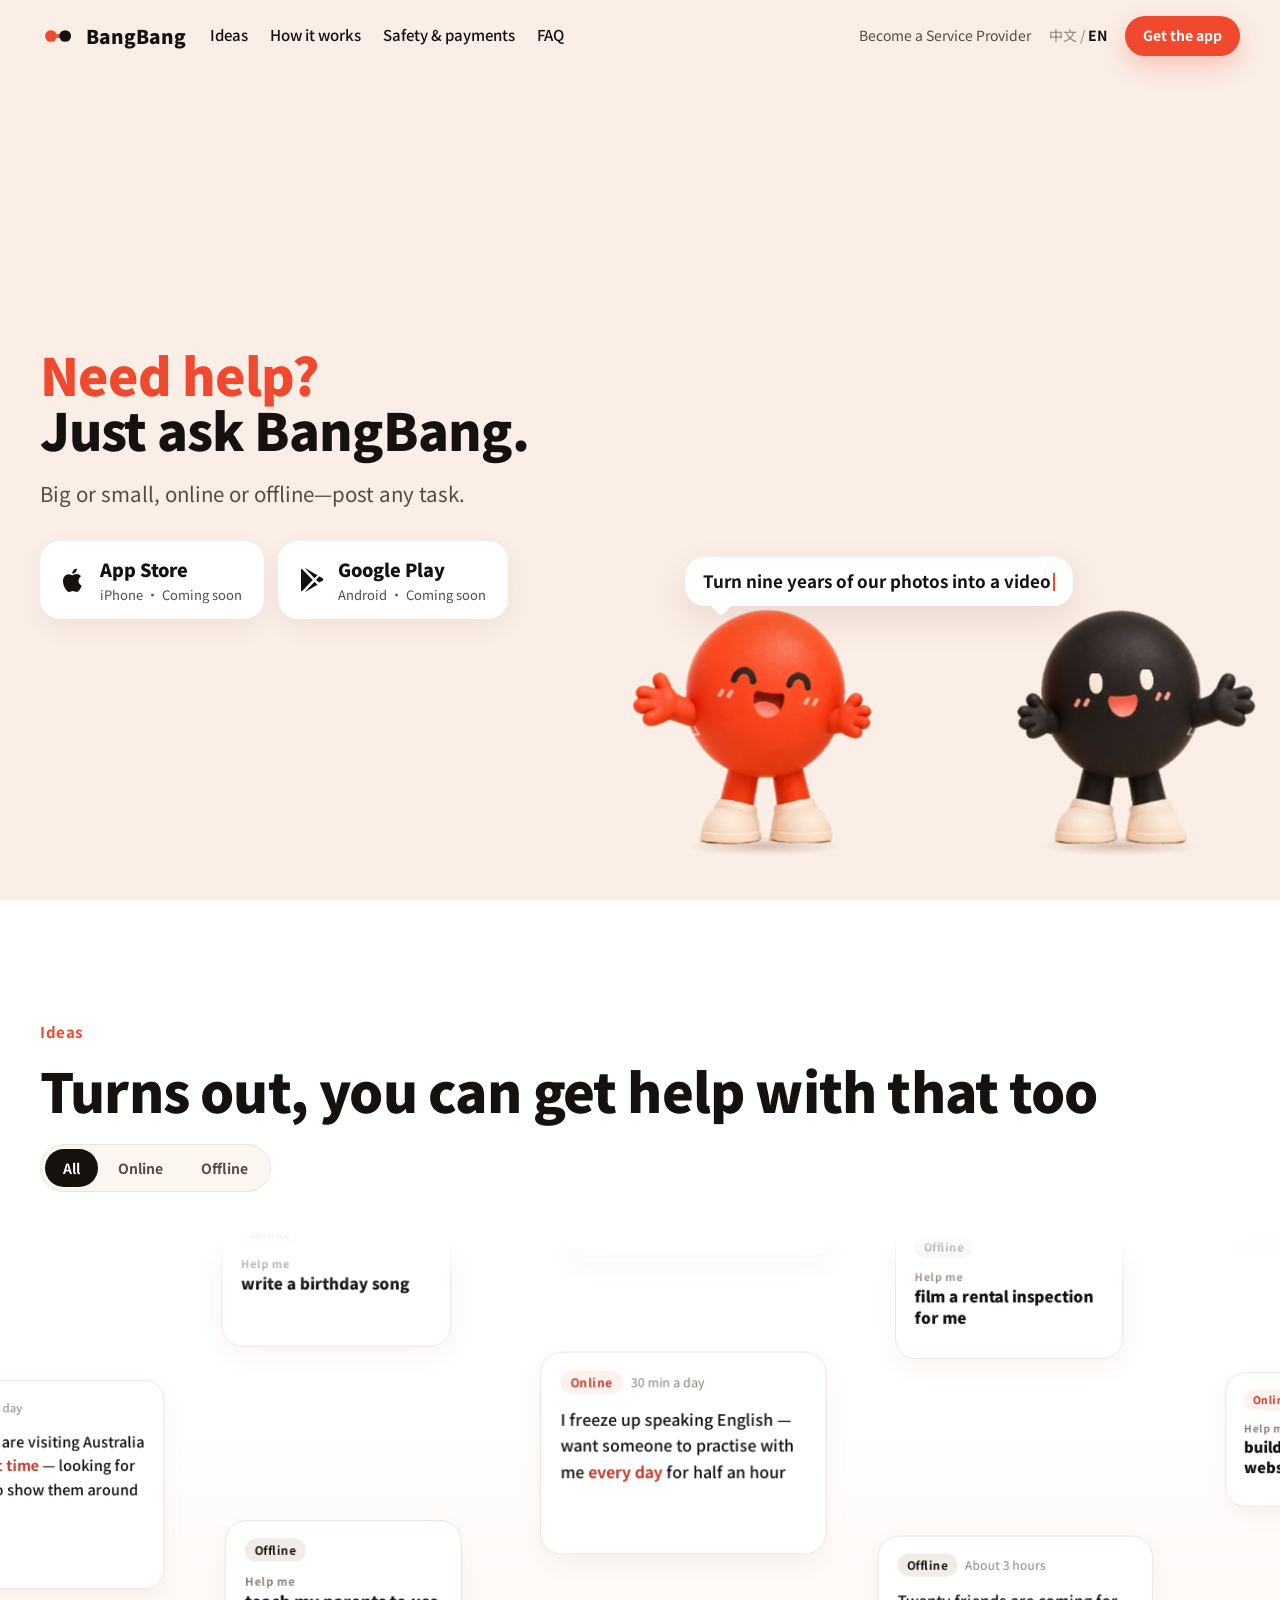
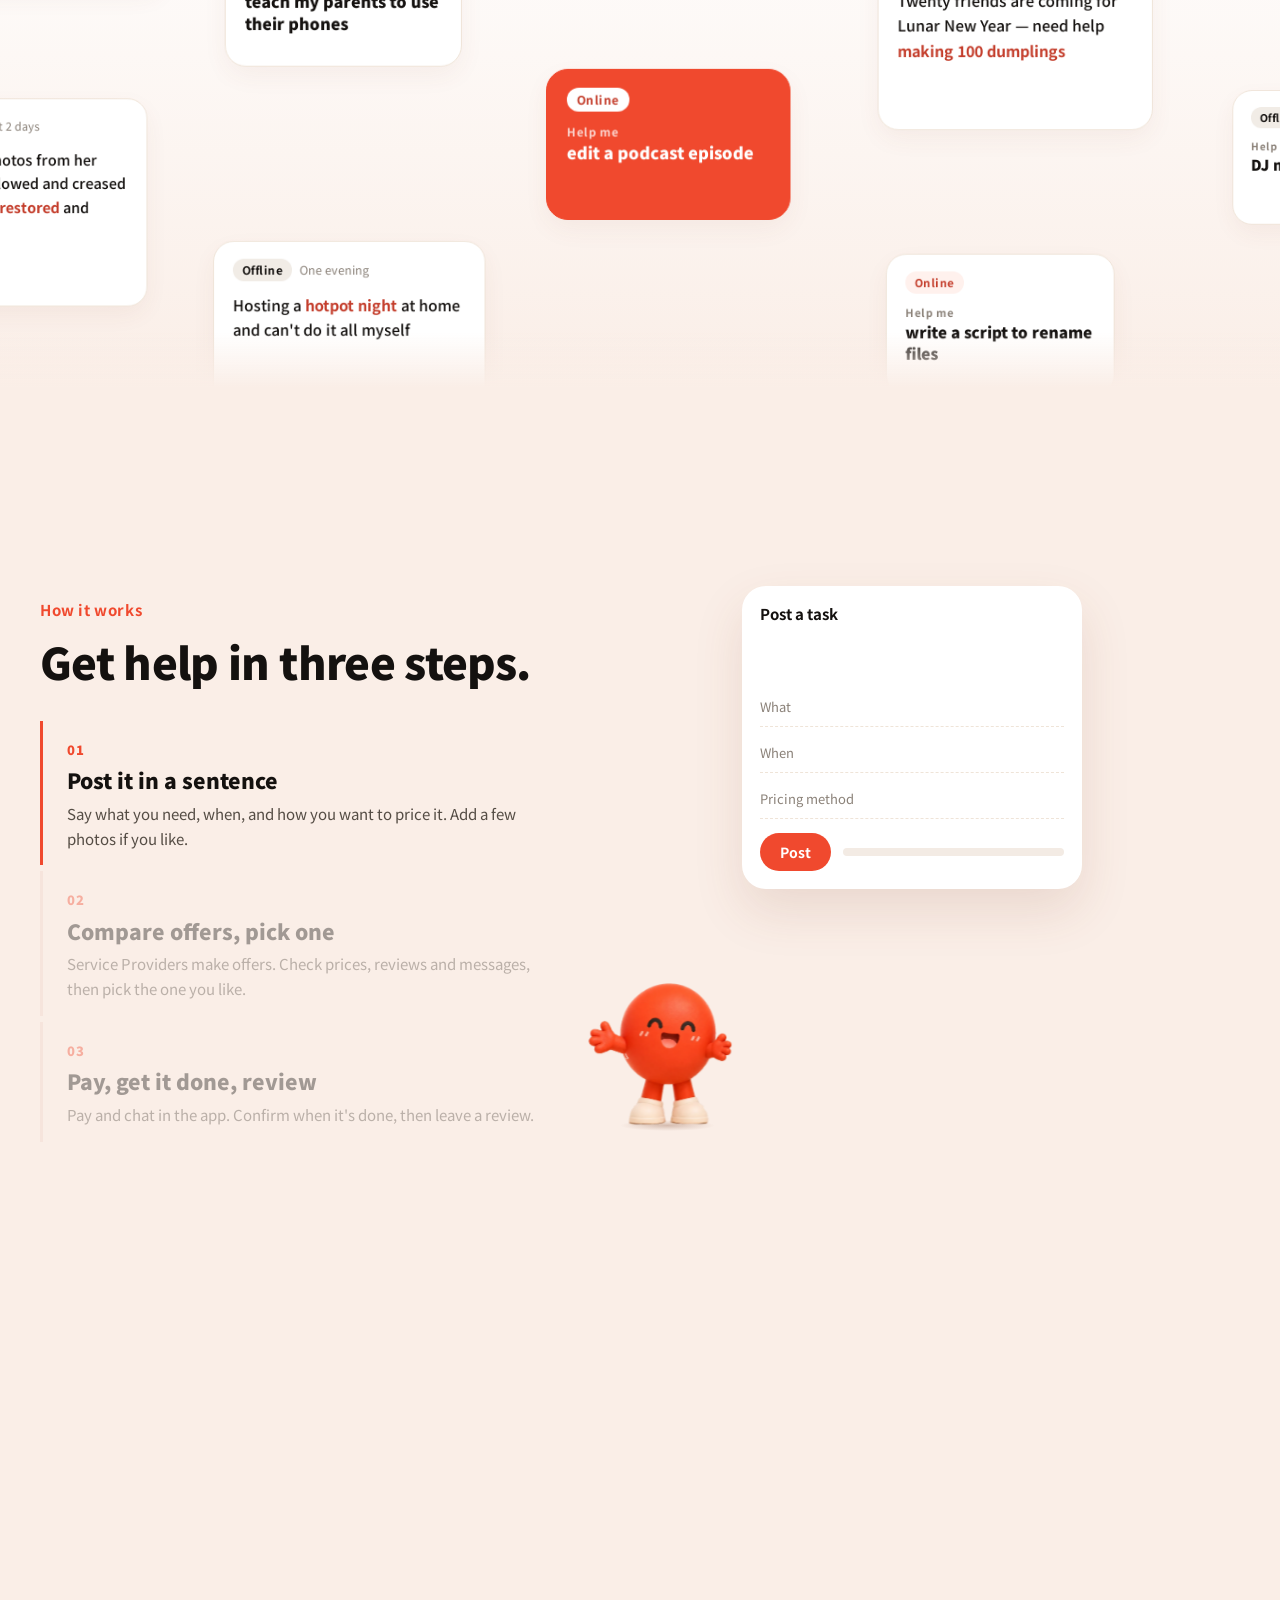
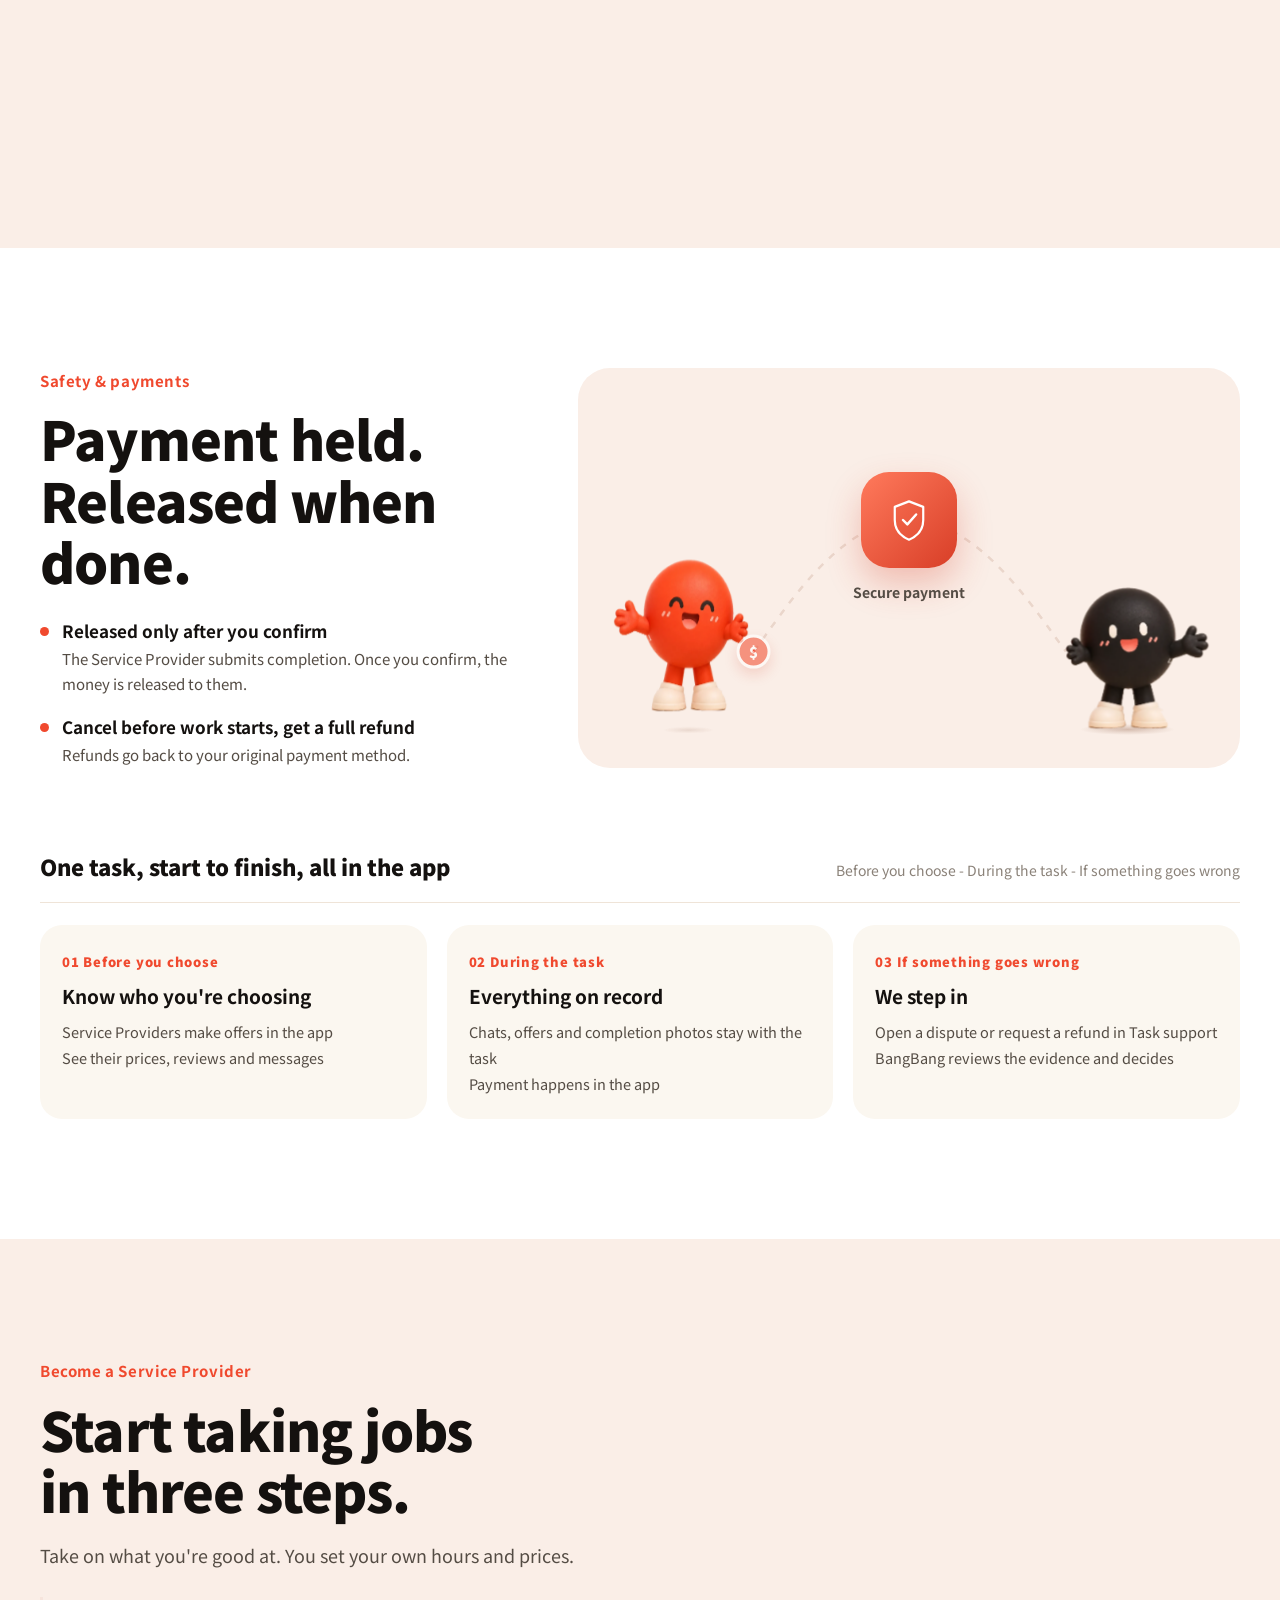
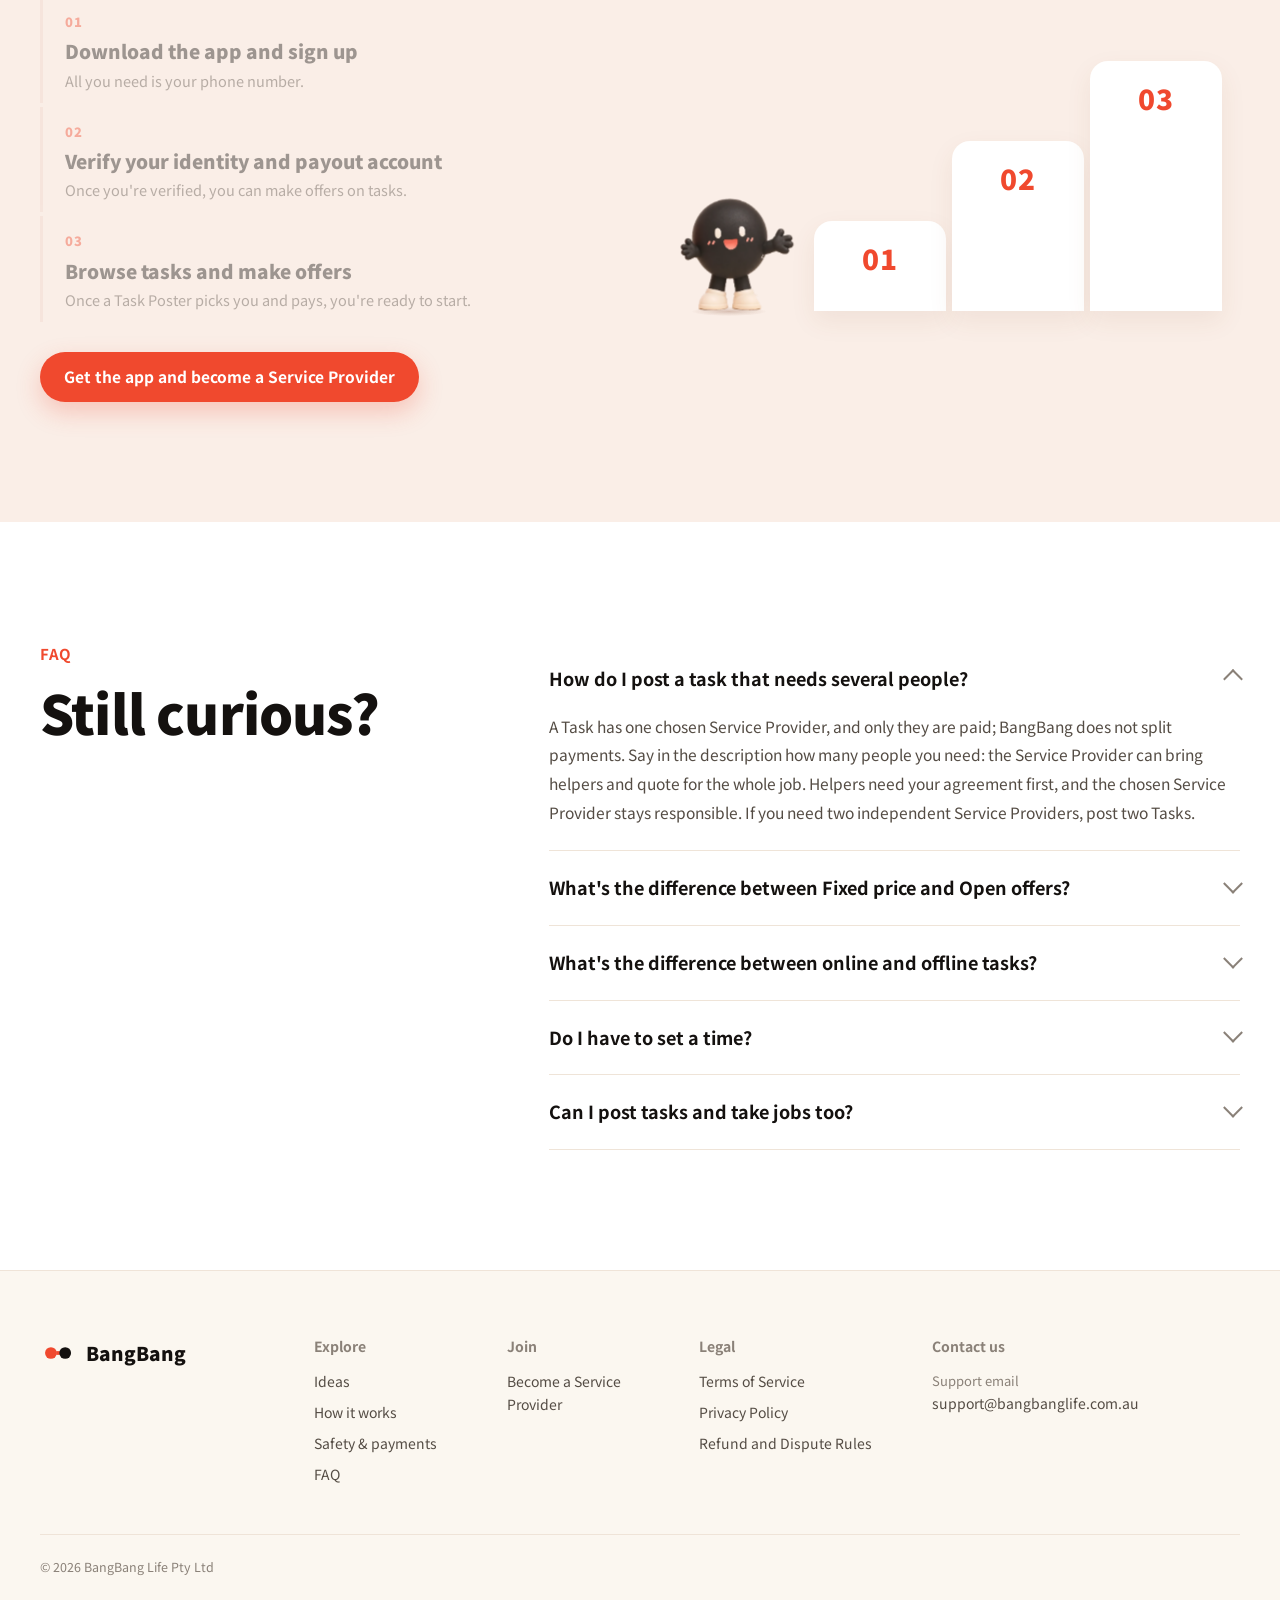
<file: en/index.html>
<!doctype html>
<html lang="en">
<head>
<meta charset="utf-8">
<meta name="viewport" content="width=device-width, initial-scale=1">
<title>BangBang | A trusted Chinese community task platform in Australia</title>
<meta name="description" content="BangBang is a trusted platform where the Chinese community helps each other and gets tasks done. From online services to offline errands, people who need help can quickly post a task and find the right helper, and people with skills and spare time can easily take on jobs and earn.">
<meta name="theme-color" content="#faeee7">
<meta property="og:type" content="website">
<meta property="og:site_name" content="BangBang">
<meta property="og:title" content="BangBang | A trusted Chinese community task platform in Australia">
<meta property="og:description" content="BangBang is a trusted platform where the Chinese community helps each other and gets tasks done. From online services to offline errands, people who need help can quickly post a task and find the right helper, and people with skills and spare time can easily take on jobs and earn.">
<meta property="og:url" content="https://www.bangbanglife.com.au/en/">
<meta property="og:locale" content="en_AU">
<link rel="icon" href="/brand/BangBangAppIcon.svg" type="image/svg+xml">
<link rel="alternate" hreflang="zh-CN" href="https://www.bangbanglife.com.au/zh/">
<link rel="alternate" hreflang="en" href="https://www.bangbanglife.com.au/en/">
<link rel="alternate" hreflang="x-default" href="https://www.bangbanglife.com.au/">
<link rel="canonical" href="https://www.bangbanglife.com.au/en/">
<script type="application/ld+json">{"@context":"https://schema.org","@graph":[{"@type":"WebSite","name":"BangBang","alternateName":"万能帮帮","url":"https://www.bangbanglife.com.au/en/"},{"@type":"Organization","name":"BangBang","alternateName":"万能帮帮","legalName":"BangBang Life Pty Ltd","url":"https://www.bangbanglife.com.au/en/","logo":"https://www.bangbanglife.com.au/brand/BangBangAppIcon.svg","email":"support@bangbanglife.com.au","taxID":"87 703 821 738","description":"BangBang is a trusted platform where the Chinese community helps each other and gets tasks done. From online services to offline errands, people who need help can quickly post a task and find the right helper, and people with skills and spare time can easily take on jobs and earn."}]}</script>
<link rel="preconnect" href="https://fonts.googleapis.com">
<link rel="preconnect" href="https://fonts.gstatic.com" crossorigin>
<link rel="stylesheet" href="https://fonts.googleapis.com/css2?family=Noto+Sans+SC:wght@400;500;700;900&display=swap">
<style>
/* The page is always light: the IP artwork's background is a warm cream, and its cut-out edges were made against it. */
:root{
  --ink:#14110f; --ink-2:#544c44; --ink-3:#8a8178;
  --white:#ffffff; --stage:#faeee7; --stage-2:#f4e1d6; --paper:#fbf7f0; --line:#efe4d8; --line-2:#f1d6cc;
  --coral:#f0492e; --coral-deep:#c43d2b; --coral-soft:#fff1ed;
  --night:#1a1614; --on-night:#f5efe8; --on-night-2:#a99d92;
  --f:"Noto Sans SC","PingFang SC","Hiragino Sans GB","Microsoft YaHei",system-ui,sans-serif;
  --nav-h:72px; --gut:clamp(16px,4vw,40px);
  color-scheme:light;
}
*{box-sizing:border-box}
html,body{overflow-x:clip}
body{margin:0;background:var(--white);color:var(--ink);font-family:var(--f);font-size:16px;line-height:1.65;-webkit-font-smoothing:antialiased}
img{display:block;max-width:100%}
a{color:inherit}
button{font-family:inherit}
:focus-visible{outline:2px solid var(--coral);outline-offset:3px;border-radius:8px}
.wrap{width:min(1200px,calc(100% - 2*var(--gut)));margin-inline:auto}
.sr{position:absolute;width:1px;height:1px;overflow:hidden;clip:rect(0 0 0 0);white-space:nowrap}
.eb{margin:0 0 14px;color:var(--coral);font-weight:700;font-size:15px;letter-spacing:.04em;display:flex;align-items:center;gap:12px;flex-wrap:wrap}
h2{margin:0;font-weight:900;font-size:clamp(32px,4.2vw,58px);line-height:1.14;letter-spacing:-.015em}
.lead{margin:18px 0 0;color:var(--ink-2);font-size:clamp(16px,1.4vw,18px);line-height:1.8;max-width:32em}
.ph-tag{display:inline-block;font-size:11.5px;font-weight:700;letter-spacing:.06em;padding:3px 9px;border-radius:99px;border:1px dashed var(--coral);color:var(--coral-deep);background:var(--white)}
.later{font-size:12px;font-weight:700;letter-spacing:.06em;padding:4px 10px;border-radius:99px;background:var(--paper);color:var(--ink-2);border:1px solid var(--line)}
.btn{display:inline-flex;align-items:center;justify-content:center;gap:10px;height:50px;padding:0 24px;border-radius:999px;font-weight:700;font-size:15.5px;white-space:nowrap;cursor:pointer;border:0;text-decoration:none;transition:transform .2s,box-shadow .2s,background .2s}
.btn small{font-weight:500;font-size:12px;opacity:.8}
.btn-sm{height:40px;padding:0 18px;font-size:14px}
.btn-coral{background:var(--coral);color:#fff;box-shadow:0 10px 24px rgba(240,73,46,.25)}
.btn-coral:hover{background:var(--coral-deep)}
.btn-line{background:transparent;border:1.5px solid var(--ink);color:var(--ink)}


.nav{position:fixed;inset:0 0 auto;z-index:60;height:var(--nav-h);display:flex;align-items:center;background:rgba(250,238,231,.86);backdrop-filter:saturate(1.3) blur(14px);-webkit-backdrop-filter:saturate(1.3) blur(14px);border-bottom:1px solid transparent;transition:background .3s,border-color .3s}
.nav.sc{background:rgba(255,255,255,.9);border-bottom-color:var(--line)}
.nav .wrap{display:flex;align-items:center;gap:30px}
.brand{display:flex;align-items:center;gap:10px;font-weight:900;font-size:19px;white-space:nowrap;text-decoration:none;color:var(--ink)}
.brand svg{width:36px;height:36px;flex:none}
.logo-a{fill:var(--coral)} .logo-b{fill:var(--ink)}
.links{display:flex;gap:26px;font-size:15px;font-weight:500}
.links a{text-decoration:none}
.links a:hover{color:var(--coral)}
.nav-right{margin-left:auto;display:flex;align-items:center;gap:18px;font-size:14px}
.nav-right .sm a{text-decoration:none;color:var(--ink-2);margin-left:16px}
.nav-right .sm a:hover{color:var(--coral)}
.lang{color:var(--ink-3);white-space:nowrap} .lang b{color:var(--ink)}
.lang a{color:inherit;text-decoration:none} .lang a:hover{color:var(--coral)}
.menu-btn{display:none;width:42px;height:42px;border-radius:50%;border:1px solid var(--line);background:var(--white);color:var(--ink);cursor:pointer;place-items:center}
.menu-btn svg{width:20px;height:20px}
.drawer{position:fixed;inset:var(--nav-h) 0 auto;z-index:59;background:var(--white);border-bottom:1px solid var(--line);display:none;flex-direction:column;padding:8px var(--gut) 18px}
.drawer.open{display:flex}
.drawer a{padding:13px 0;border-bottom:1px solid var(--line);text-decoration:none;font-weight:500}
@media (max-width:1020px){.links,.nav-right .sm,.lang{display:none}.menu-btn{display:grid}}


.ip{position:absolute;width:var(--cw,200px);aspect-ratio:724/693;margin-bottom:calc(var(--cw,200px)*-.0166);user-select:none;-webkit-user-select:none;-webkit-tap-highlight-color:transparent}
.ip .mv,.ip .sq,.ip .br,.ip .ln,.ip .lk{position:absolute;inset:0;transform-origin:50% 98%}
.ip img{position:absolute;inset:0;width:100%;height:100%;pointer-events:none;-webkit-user-drag:none}
.ip .sh{position:absolute;bottom:-3.2%;height:8%;width:62%;border-radius:50%;background:radial-gradient(closest-side,rgba(128,72,44,.30),rgba(128,72,44,.12) 55%,rgba(128,72,44,0));transform-origin:50% 50%}
.ip-red .sh{left:24%} .ip-black .sh{left:13%}
.ip .lid{position:absolute;border-radius:50%;transform:scaleY(0);transform-origin:50% 0;pointer-events:none}
.ip .lid.l{left:30.9%;top:27.7%;width:6.6%;height:10.2%;background:linear-gradient(#352d2a,#2a2320)}
.ip .lid.r{left:50.8%;top:26.2%;width:6.6%;height:10.2%;background:linear-gradient(#4a403e,#342c28)}
.ip.click{cursor:pointer}


.bub{position:absolute;z-index:6;background:#fff;color:var(--ink);border-radius:20px;padding:12px 18px;font-weight:700;font-size:17px;line-height:1.45;box-shadow:0 14px 34px rgba(128,72,44,.13);white-space:nowrap;transform-origin:0 100%}
.bub::after{content:"";position:absolute;bottom:-7px;width:16px;height:16px;background:#fff;border-radius:3px;transform:rotate(45deg)}


.burst{position:absolute;z-index:7;width:0;height:0;pointer-events:none;opacity:0}
.burst i{position:absolute;left:-2px;top:-15px;width:4px;height:12px;border-radius:3px;background:var(--coral);transform-origin:2px 15px}
.burst i:nth-child(2n){background:var(--ink)}
.burst i:nth-child(1){transform:rotate(0deg) translateY(-26px)} .burst i:nth-child(2){transform:rotate(45deg) translateY(-26px)}
.burst i:nth-child(3){transform:rotate(90deg) translateY(-26px)} .burst i:nth-child(4){transform:rotate(135deg) translateY(-26px)}
.burst i:nth-child(5){transform:rotate(180deg) translateY(-26px)} .burst i:nth-child(6){transform:rotate(225deg) translateY(-26px)}
.burst i:nth-child(7){transform:rotate(270deg) translateY(-26px)} .burst i:nth-child(8){transform:rotate(315deg) translateY(-26px)}

.tag{display:inline-flex;align-items:center;height:24px;padding:0 10px;border-radius:99px;font-size:12px;font-weight:700;letter-spacing:.04em;white-space:nowrap}
.tag.on{background:var(--coral-soft);color:var(--coral-deep)}
.tag.off{background:#f1ece6;color:var(--ink)}
.tag.you{background:var(--ink);color:#fff}


.hero{position:relative;background:var(--stage);padding-top:var(--nav-h);overflow:hidden}
.hero-grid{display:grid;grid-template-columns:minmax(0,1fr) minmax(0,1.1fr);gap:24px;align-items:end;min-height:min(880px,calc(100svh - var(--nav-h)))}
.hero-copy{align-self:center;padding:40px 0 70px}
.hero h1{margin:24px 0 0;font-weight:900;font-size:clamp(44px,5.8vw,86px);line-height:1.08;letter-spacing:-.02em;color:var(--coral)}
.hero h1 .ln{display:block}
.hero h1 .ln + .ln{color:var(--ink)}
.hero-sub{margin:20px 0 0;font-size:clamp(17px,1.6vw,21px);color:var(--ink-2)}
.dlbox{display:flex;gap:14px;margin-top:30px;flex-wrap:wrap}
.dl-item{display:flex;gap:12px;align-items:center;background:#fff;border-radius:20px;padding:14px 22px 14px 18px;box-shadow:0 8px 24px rgba(128,72,44,.07)}
.dl-item .st-ic{flex:none;width:30px;height:30px;color:var(--ink)}
.dl-item b{display:block;font-size:18px;font-weight:900;white-space:nowrap}
.dl-item span{display:block;font-size:13px;color:var(--ink-2);line-height:1.6;white-space:nowrap}
.dl-btns{display:none;gap:10px;margin-top:22px;flex-wrap:wrap}

.stage{position:relative;height:640px;--cw:clamp(190px,20vw,292px);--floor:56px;margin-right:calc((min(1200px,100vw - 2*var(--gut)) - 100vw) / 2)}
.stage .ip{bottom:var(--floor)}
#hRed{left:0} #hBlk{right:max(16px,calc((100vw - min(1200px,100vw - 2*var(--gut))) / 2 - 40px))}
#bub{left:24%;bottom:calc(100% - 1%);min-width:120px}
#bub::after{left:28px}
.bub .caret{display:inline-block;width:2px;height:1.05em;margin-left:2px;vertical-align:-3px;background:var(--coral);animation:blink 1s steps(2) infinite}
@keyframes blink{50%{opacity:0}}
#bub2{right:30%;bottom:calc(100% - 1%);transform-origin:100% 100%}
#bub2::after{right:30px}
.hcard{position:absolute;z-index:5;left:50%;top:34px;width:min(330px,86%);margin-left:calc(min(330px,86%) / -2);background:#fff;border-radius:22px;padding:16px 18px 18px;box-shadow:0 20px 46px rgba(128,72,44,.14)}
.hc-top{display:flex;align-items:center;justify-content:space-between;gap:10px}
.hc-top small{font-size:12px;color:var(--ink-3);font-weight:500}
.hcard p{margin:10px 0 0;font-weight:700;font-size:17px;line-height:1.5}
.st{display:inline-flex;align-items:center;gap:6px;font-size:13px;font-weight:700;color:var(--ink-3);white-space:nowrap}
.st .dots{display:inline-flex;gap:3px;margin-left:2px}
.st .dots i{display:block;width:4px;height:4px;border-radius:50%;background:currentColor;animation:dot 1.2s infinite}
.st .dots i:nth-child(2){animation-delay:.2s} .st .dots i:nth-child(3){animation-delay:.4s}
@keyframes dot{0%,80%,100%{opacity:.25}40%{opacity:1}}
.st.got{color:var(--ink)}
.st.done{color:var(--coral-deep)}
.st .ok{display:none;width:18px;height:18px;border-radius:50%;background:var(--coral);color:#fff;place-items:center;font-size:11px}
.st.done .ok{display:inline-grid}
.st.done .dots,.st.got .dots{display:none}


.ex{padding:120px 0 0;background:var(--white)}
.ex-head{display:flex;justify-content:space-between;align-items:flex-end;gap:24px;flex-wrap:wrap}
.seg{display:inline-flex;background:var(--paper);border:1px solid var(--line);border-radius:99px;padding:4px;gap:2px}
.seg button{height:38px;padding:0 18px;border-radius:99px;border:0;background:transparent;font-weight:700;font-size:14px;color:var(--ink-2);cursor:pointer}
.seg button.on{background:var(--ink);color:#fff}
.wall{position:relative;margin-top:40px;height:clamp(600px,84vh,780px);overflow:hidden;overflow:clip;cursor:grab;touch-action:pan-y;user-select:none;-webkit-user-select:none;background:linear-gradient(180deg,var(--white) 0%,var(--white) 25%,var(--stage) 100%)}
.wall.grab{cursor:grabbing}
.wall::before,.wall::after{content:"";position:absolute;left:0;right:0;height:56px;z-index:20;pointer-events:none}
.wall::before{top:0;background:linear-gradient(180deg,var(--white),rgba(255,255,255,0))}
.wall::after{bottom:0;background:linear-gradient(0deg,var(--stage),rgba(250,238,231,0))}
.gi{position:absolute;left:0;top:0;z-index:1;will-change:transform}
.gi.sel{z-index:5}
.xc{position:relative;z-index:2;width:290px;display:flex;flex-direction:column;gap:12px;text-align:left;padding:18px 20px 14px;border-radius:22px;border:1.5px solid var(--line);background:#fff;color:var(--ink);cursor:pointer;font:inherit;box-shadow:0 10px 26px rgba(128,72,44,.06);transition:border-color .25s,box-shadow .25s,opacity .45s,filter .45s}
.xc:hover{border-color:var(--line-2);box-shadow:0 18px 38px rgba(128,72,44,.12)}
.gi.sel .xc{border-color:var(--coral);box-shadow:0 18px 38px rgba(240,73,46,.16)}
.wall.grab .xc{cursor:grabbing}
.xc-top{display:flex;align-items:center;justify-content:space-between;gap:8px}
.xc .mt{font-size:12.5px;color:var(--ink-3);white-space:nowrap}
.xc .q{flex:1;font-size:16px;line-height:1.65;font-weight:500}
.xc .q b{color:var(--coral-deep);font-weight:700}
.xc .res{position:relative;display:block;height:44px;border-top:1px dashed var(--line);font-size:13.5px}
.xc .res > span{position:absolute;inset:10px 0 0;display:flex;align-items:center;gap:7px;white-space:nowrap;overflow:hidden;transition:opacity .3s,transform .3s}
.xc .r0{color:var(--ink-3)}
.xc .r1{opacity:0;transform:translateY(8px);color:var(--ink-2)}
.xc .r1 b{color:var(--coral-deep)}
.xc .got{font-style:normal;font-weight:700;font-size:12px;color:var(--coral-deep);background:var(--coral-soft);padding:2px 8px;border-radius:99px;white-space:nowrap}
.xc .r1 .got{margin-left:auto}
.gi.sel .r0{opacity:0;transform:translateY(-8px)}
.gi.sel .r1{opacity:1;transform:none}
.xc.sh{width:246px;min-height:152px}
.xc.sh .t{flex:1;font-size:18px;font-weight:900;line-height:1.4}
.xc.sh .t small{display:block;margin-bottom:2px;font-size:11.5px;letter-spacing:.12em;color:var(--ink-3);font-weight:700}
.xc.sh .got{opacity:0;transform:translateY(6px);transition:opacity .3s,transform .3s}
.gi.sel .xc.sh .got{opacity:1;transform:none}
.xc.k1{background:var(--ink);border-color:var(--ink);color:#fff} .xc.k1 .t small{color:var(--on-night-2)} .xc.k1 .tag.off{background:#3a322d;color:#fff}
.xc.k2{background:var(--coral);border-color:var(--coral);color:#fff} .xc.k2 .t small{color:rgba(255,255,255,.78)} .xc.k2 .tag,.xc.k2 .got{background:#fff;color:var(--coral-deep)}
.gi.sel .xc.k1,.gi.sel .xc.k2{border-color:var(--coral-deep)}
.wall.f-on .gi[data-on="0"] .xc,.wall.f-off .gi[data-on="1"] .xc{opacity:.14;filter:grayscale(1);pointer-events:none}
.peek{z-index:1;--cw:138px;pointer-events:none}
.peek .sh{display:none}


.how{background:var(--stage)}
.how-in{display:grid;grid-template-columns:minmax(0,.86fr) minmax(0,1.14fr);gap:48px;align-items:center;min-height:100svh;padding:calc(var(--nav-h) + 16px) 0 24px}
.how h2{font-size:clamp(32px,3.4vw,50px);white-space:nowrap}
.steps{margin-top:34px;display:grid;gap:6px}
.hs{position:relative;padding:14px 0 14px 24px;border-left:3px solid var(--line-2);opacity:.38;transition:opacity .35s,border-color .35s}
.hs.on{opacity:1;border-left-color:var(--coral)}
.hs .no{font-size:13px;font-weight:900;color:var(--coral);letter-spacing:.08em}
.hs h3{margin:2px 0 4px;font-size:21px;font-weight:900}
.hs p{margin:0;color:var(--ink-2);font-size:15px}
.hstage{position:relative;height:min(580px,calc(100svh - var(--nav-h) - 60px));min-height:470px;--cw:clamp(118px,12vw,168px);--floor:36px}
.hstage .ip{bottom:var(--floor)}
#sRed{left:0}
#sB1{right:calc(var(--cw)*1.62)} #sB2{right:calc(var(--cw)*.82)} #sB3{right:0}
.tcard{position:absolute;z-index:5;left:50%;top:6px;width:min(340px,92%);transform:translateX(-50%);background:#fff;border-radius:24px;padding:16px 18px 18px;box-shadow:0 22px 50px rgba(128,72,44,.13)}
.tc-h{display:flex;align-items:center;justify-content:space-between;gap:10px;margin-bottom:8px}
.tc-h b{font-size:15px}
.chips{position:relative;height:26px;min-width:118px}
.chips .tag{position:absolute;right:0;top:1px;opacity:0}
.chips .tag:first-child{opacity:1}
.tc-row{display:flex;align-items:baseline;gap:12px;padding:9px 0;border-bottom:1px dashed var(--line);font-size:14.5px}
.tc-row span{flex:none;width:64px;color:var(--ink-3);font-size:13px}
.tc-row b{min-height:1.5em;font-weight:700}
.tc-go{display:flex;align-items:center;gap:12px;margin-top:14px}
.tc-btn{flex:none;height:38px;padding:0 20px;border-radius:99px;background:var(--coral);color:#fff;font-weight:700;font-size:14px;display:grid;place-items:center}
.tc-bar{flex:1;height:8px;border-radius:99px;background:#f3ebe4;overflow:hidden}
.tc-bar i{display:block;height:100%;width:100%;border-radius:inherit;background:var(--coral);transform:scaleX(0);transform-origin:0 50%}
.stars{position:absolute;z-index:6;left:50%;transform:translateX(-50%);display:flex;gap:6px;color:var(--coral);font-size:28px;line-height:1}
.stars span{display:inline-block;opacity:0}
.qb{position:absolute;z-index:6;padding:8px 12px;font-size:14px;border-radius:14px;transform-origin:50% 100%}
.qb::after{left:calc(50% - 7px);width:14px;height:14px;bottom:-6px}
.qb .qs::before{content:" · "}
.qb .pick{position:absolute;inset:0;display:grid;place-items:center;border-radius:inherit;background:var(--coral);color:#fff;opacity:0}
.hstage .burst{left:0;top:0}


.safe{padding:120px 0;background:var(--white)}
.safe-grid{display:grid;grid-template-columns:minmax(0,.85fr) minmax(0,1.15fr);gap:48px;align-items:center}
.dots{list-style:none;margin:26px 0 0;padding:0;display:grid;gap:16px}
.dots li{display:grid;gap:2px;padding-left:22px;position:relative}
.dots li::before{content:"";position:absolute;left:0;top:10px;width:9px;height:9px;border-radius:50%;background:var(--coral)}
.dots b{font-size:17px}
.dots span{color:var(--ink-2);font-size:15px}
.pstage{position:relative;height:400px;border-radius:32px;background:var(--stage);--cw:clamp(118px,12vw,156px);--floor:40px;overflow:hidden}
.pstage .ip{bottom:var(--floor)}
#pRed{left:4%} #pBlk{right:4%}
.pstage svg{position:absolute;inset:0;width:100%;height:100%;overflow:visible}
.plat{position:absolute;z-index:3;left:50%;top:38%;width:96px;height:96px;margin:-48px 0 0 -48px;border-radius:28px;background:linear-gradient(135deg,#ff7a5c,#d83e27);display:grid;place-items:center;box-shadow:0 16px 34px rgba(216,62,39,.28)}
.plat svg{position:static;width:46px;height:46px}
.plat-l{position:absolute;z-index:3;left:50%;top:calc(38% + 58px);transform:translateX(-50%);text-align:center;white-space:nowrap}
.plat-l b{display:block;font-size:15px}
.plat-l span{font-size:14px;font-weight:700;color:var(--ink-2)}
.coin{position:absolute;z-index:4;left:0;top:0;width:34px;height:34px;margin:-17px 0 0 -17px;border-radius:50%;background:var(--coral);border:3px solid #fff;color:#fff;font-weight:900;font-size:15px;display:grid;place-items:center;box-shadow:0 6px 14px rgba(216,62,39,.3);opacity:0}
.plb{position:absolute;z-index:4;font-size:14px;font-weight:700;color:var(--coral-deep);background:#fff;padding:5px 12px;border-radius:99px;box-shadow:0 6px 16px rgba(128,72,44,.1);white-space:nowrap;opacity:0}
#plb1{left:6%;top:12%} #plb2{right:6%;top:12%}
.whole{margin-top:80px}
.whole-h{display:flex;justify-content:space-between;align-items:baseline;gap:16px;flex-wrap:wrap;padding-bottom:18px;border-bottom:1px solid var(--line)}
.whole-h h3{margin:0;font-size:22px;font-weight:900}
.whole-h span{color:var(--ink-3);font-size:14px}
.whole-3{display:grid;grid-template-columns:repeat(3,minmax(0,1fr));gap:20px;margin-top:22px}
.whole-3 > div{padding:22px;border-radius:22px;background:var(--paper)}
.whole-3 .k{font-size:13px;font-weight:900;color:var(--coral);letter-spacing:.06em}
.whole-3 h4{margin:6px 0 8px;font-size:19px}
.whole-3 p{margin:0;color:var(--ink-2);font-size:14.5px;line-height:1.8}


.provider{padding:120px 0;background:var(--stage);overflow:hidden}
.pv-grid{display:grid;grid-template-columns:minmax(0,1fr) minmax(0,1fr);gap:48px;align-items:center}
.bsteps{margin:26px 0 30px;display:grid;gap:4px}
.bs{padding:10px 0 10px 22px;border-left:3px solid var(--line-2);opacity:.4;transition:opacity .35s,border-color .35s}
.bs.on{opacity:1;border-left-color:var(--coral)}
.bs .no{font-size:13px;font-weight:900;color:var(--coral);letter-spacing:.08em}
.bs h3{margin:2px 0;font-size:19px;font-weight:900}
.bs p{margin:0;color:var(--ink-2);font-size:14.5px}
.bstage{position:relative;height:460px;--cw:clamp(96px,9.5vw,124px)}
.bk{position:absolute;bottom:0;width:calc(24% - 6px);border-radius:18px 18px 0 0;background:#fff;box-shadow:0 10px 26px rgba(128,72,44,.08);display:flex;justify-content:center;padding-top:14px;transition:background .35s}
.bk span{font-size:28px;font-weight:900;color:var(--coral);letter-spacing:.04em;transition:color .35s}
.bk.done{background:var(--coral)} .bk.done span{color:#fff}
#bk1{left:26%;height:90px} #bk2{left:50%;height:170px} #bk3{left:74%;height:250px}
.bstage .ip{left:2%;bottom:0}
#bBub{opacity:0;visibility:hidden;right:20%;bottom:99%;transform-origin:100% 100%} #bBub::after{right:26px}
.bnote{position:absolute;z-index:5;left:0;top:24px;width:min(320px,60%);display:flex;align-items:center;gap:10px;padding:14px 12px 14px 16px;border-radius:18px;background:#fff;box-shadow:0 18px 40px rgba(128,72,44,.14);opacity:0;visibility:hidden}
.bnote b{flex:1;min-width:0;font-size:15.5px;white-space:nowrap;overflow:hidden;text-overflow:ellipsis}
.fq{flex:none;height:32px;padding:0 14px;border-radius:99px;background:var(--coral);color:#fff;font-weight:700;font-size:13px;display:grid;place-items:center}


.faq{padding:120px 0;background:var(--white)}
.faq-grid{display:grid;grid-template-columns:minmax(0,.8fr) minmax(0,1.2fr);gap:48px;align-items:start}
details{border-bottom:1px solid var(--line);padding:4px 0}
summary{cursor:pointer;list-style:none;display:flex;align-items:center;justify-content:space-between;gap:16px;padding:18px 0;font-size:18px;font-weight:700}
summary::-webkit-details-marker{display:none}
summary::after{content:"";flex:none;width:12px;height:12px;border-right:2.5px solid var(--ink-3);border-bottom:2.5px solid var(--ink-3);transform:rotate(45deg) translate(-3px,-3px);transition:transform .3s}
details[open] summary::after{transform:rotate(225deg)}
details p{margin:0 0 20px;color:var(--ink-2);font-size:15.5px;line-height:1.85}


footer{background:var(--paper);color:var(--ink);padding:64px 0 40px;border-top:1px solid var(--line)}
.f-grid{display:grid;grid-template-columns:1.2fr .8fr .8fr 1fr 1.5fr;gap:28px}
footer .brand{color:var(--ink)}
.f-brand p{margin:14px 0 0;color:var(--ink-3);font-size:14px}
footer h4{margin:0 0 12px;font-size:14px;color:var(--ink-3);font-weight:700}
footer ul{list-style:none;margin:0;padding:0;display:grid;gap:8px;font-size:14px}
footer a{text-decoration:none}
footer a{color:var(--ink-2)}
footer a:hover{color:var(--coral-deep);text-decoration:underline}
.f-legal span{white-space:nowrap}
.f-k{display:block;color:var(--ink-3);font-size:13px}
.mail{display:block;white-space:nowrap}
.f-legal{display:flex;justify-content:flex-start;gap:6px 22px;flex-wrap:wrap;margin-top:48px;padding-top:22px;border-top:1px solid var(--line);font-size:12.5px;color:var(--ink-3)}


@media (max-width:900px){
  .hero-grid{grid-template-columns:1fr;gap:0;min-height:0}
  .hero-copy{padding:26px 0 0}
  .dlbox{display:none}
  .dl-btns{display:flex}
  .dl-btns .btn{flex:1 1 0;height:46px;padding:0 12px;font-size:14.5px}
  .stage{height:440px;--cw:clamp(128px,38vw,170px);--floor:36px}
  .bub{font-size:15px;padding:10px 14px}
  #bub{left:14%;white-space:normal;width:max-content;max-width:min(300px,calc(100vw - 2*var(--gut) - 24px))}
  .hcard{top:8px}
  .ex{padding:84px 0 0}
  .wall{margin-top:30px;height:clamp(520px,74vh,640px)}
  .xc{width:210px;padding:14px 14px 12px;border-radius:18px;gap:8px}
  .xc .q{font-size:14.5px;line-height:1.6}
  .xc .mt{display:none}
  .xc .res{height:40px;font-size:12.5px}
  .xc .r1 .got,.xc .r1 .a{display:none}
  .xc.sh{width:178px;min-height:126px}
  .xc.sh .t{font-size:16.5px}
  .peek{--cw:92px}
  .how-in{grid-template-columns:1fr;gap:10px;align-content:center;padding-top:calc(var(--nav-h) + 12px)}
  .how h2{font-size:30px}
  .steps{margin-top:12px;min-height:118px;position:relative}
  .hs{position:absolute;inset:0 0 auto;opacity:0;padding:8px 0 8px 18px}
  .hs.on{opacity:1}
  .hs h3{font-size:18px}
  .hs p{font-size:14px}
  .hstage{height:410px;min-height:0;--cw:clamp(76px,22vw,100px);--floor:20px}
  .tcard{padding:12px 14px 14px;border-radius:20px}
  .tc-row{padding:6px 0;font-size:13.5px}
  .tc-row span{width:56px}
  .qb{font-size:12px;padding:5px 8px;line-height:1.3;text-align:center}
  .qb .qs{display:block;font-size:10.5px;font-weight:500}
  .qb .qs::before{content:none}
  .stars{font-size:22px}
  .safe,.provider,.faq{padding:84px 0}
  .safe-grid,.pv-grid,.faq-grid{grid-template-columns:1fr;gap:34px}
  .pstage{height:330px;--cw:clamp(96px,28vw,124px);border-radius:24px}
  .plat{width:76px;height:76px;margin:-38px 0 0 -38px;border-radius:22px;top:36%}
  .plat svg{width:36px;height:36px}
  .plat-l{top:calc(36% + 46px)}
  #plb1,#plb2{top:8%;font-size:12.5px}
  .whole-3{grid-template-columns:1fr}
  .bnote b{font-size:14.5px}
  .bstage{height:360px;--cw:clamp(76px,21vw,92px)}
  #bk1{height:50px} #bk2{height:100px} #bk3{height:150px}
  .bk{padding-top:8px;border-radius:14px 14px 0 0}
  .bk span{font-size:20px}
  .bnote{top:0;width:min(300px,78%)}
  .bs h3{font-size:17px}
  .bs{opacity:1}
  .f-grid{grid-template-columns:1fr 1fr}
  .f-brand,.f-contact{grid-column:1 / -1}
}
@media (max-width:420px){
  .dl-item{flex:1 1 100%}
}


.nog .hcard,.rm .hcard{opacity:1}
.nog .chips .tag:first-child,.rm .chips .tag:first-child{opacity:0}
.nog .chips .tag:last-child,.rm .chips .tag:last-child{opacity:1}
.nog .stars span,.rm .stars span{opacity:1}
.nog .coin,.rm .coin{display:none}
.nog .plb,.rm .plb{opacity:1}
.nog .bs,.rm .bs{opacity:1}
.nog .bnote,.rm .bnote{opacity:1;visibility:visible}
.nog .hs,.rm .hs{opacity:1}
@media (max-width:900px){.nog .hs,.rm .hs{position:static}}
.tag.blank{background:transparent}

footer{padding-bottom:104px}
.totop{position:fixed;right:max(20px,env(safe-area-inset-right));bottom:max(20px,env(safe-area-inset-bottom));z-index:55;width:52px;height:52px;border-radius:50%;border:0;background:var(--ink);color:#fff;display:grid;place-items:center;cursor:pointer;box-shadow:0 12px 28px rgba(20,17,15,.22);opacity:0;visibility:hidden;transform:translateY(12px);transition:opacity .25s,transform .25s,visibility .25s,background .2s}
.totop.show{opacity:1;visibility:visible;transform:none}
.totop:hover{background:var(--coral)}
.totop:focus-visible{outline:3px solid var(--coral);outline-offset:3px}
.totop svg{width:22px;height:22px}
@media (max-width:900px){.totop{width:46px;height:46px;right:max(16px,env(safe-area-inset-right));bottom:max(16px,env(safe-area-inset-bottom))}}

.hero h1{font-size:clamp(38px,4vw,58px);line-height:1.08}
.how h2{white-space:normal}
.tc-h{flex-wrap:wrap;gap:6px 10px}
.chips{flex:1 1 100%;height:40px;min-width:0}
.chips .tag{left:0;right:auto;white-space:normal;height:auto;min-height:24px;line-height:1.35;padding:3px 10px;max-width:100%}
.xc.sh .t{font-size:16.5px}
.xc.sh .t small{letter-spacing:.06em}
.nav .wrap{gap:24px}
.links{gap:22px}
.bnote{width:min(380px,68%)}
.bnote b{white-space:normal;line-height:1.35}
.xc .r1 .got{display:none}
@media (max-width:900px){.bnote{width:min(340px,88%)}.provider .btn{white-space:normal;height:auto;min-height:50px;padding:12px 24px;text-align:center}}
.bnote b{white-space:nowrap;overflow:hidden;text-overflow:ellipsis}
@media (min-width:901px){.bnote{top:-32px}}
@media (min-width:1024px){.bnote{top:-48px}.bnote b{white-space:normal;line-height:1.35}}
@media (max-width:900px){.bnote{top:0}}
@media (min-width:701px) and (max-width:900px){.bnote b{white-space:normal;line-height:1.35}}
@media (max-width:700px){.bstage{height:390px}.bnote b{white-space:normal;line-height:1.35}}
@media (min-width:901px) and (max-width:1023px){.bstage{height:510px}.bnote b{white-space:normal;line-height:1.35}}
@media (max-width:1120px){.links,.nav-right .sm,.lang{display:none}.menu-btn{display:grid}}
@media (max-width:380px){
  .nav .wrap{gap:10px}
  .nav-right{gap:8px}
  .brand{gap:8px;font-size:17px}
  .brand svg{width:30px;height:30px}
  .nav .btn-sm{padding:0 12px;font-size:13.5px}
  .menu-btn{width:38px;height:38px}
}

.tc-row span{width:104px}
@media (max-width:900px){.tc-row span{width:96px}}

@media (max-width:900px){.steps{min-height:146px}}
</style>
</head>
<body>
</head>
<body>

<header class="nav" id="nav">
  <div class="wrap">
    <a class="brand" href="#top" aria-label="BangBang home"><svg viewBox="0 0 100 100" aria-hidden="true"><rect class="logo-a" x="45" y="44.8" width="10.3" height="10.4"/><circle class="logo-a" cx="30.3" cy="50" r="16.3"/><circle class="logo-b" cx="70" cy="50" r="16.3"/></svg>BangBang</a>
    <nav class="links" aria-label="Main"><a href="#world">Ideas</a><a href="#how">How it works</a><a href="#safety">Safety & payments</a><a href="#faq">FAQ</a></nav>
    <div class="nav-right">
      <span class="sm"><a href="#provider">Become a Service Provider</a></span>
      <span class="lang"><a href="/zh/" lang="zh-CN">中文</a> / <b>EN</b></span>
      <a class="btn btn-sm btn-coral" href="#top">Get the app</a>
      <button class="menu-btn" id="menuBtn" type="button" aria-label="Open menu" aria-expanded="false"><svg viewBox="0 0 24 24" aria-hidden="true"><path d="M4 7h16M4 12h16M4 17h16" stroke="currentColor" stroke-width="2" stroke-linecap="round"/></svg></button>
    </div>
  </div>
</header>
<nav class="drawer" id="drawer" aria-label="Menu"><a href="#world">Ideas</a><a href="#how">How it works</a><a href="#safety">Safety & payments</a><a href="#faq">FAQ</a><a href="#provider">Become a Service Provider</a><a href="#top">Get the app</a><a href="/zh/" lang="zh-CN">中文</a></nav>

<section class="hero" id="top">
  <div class="wrap hero-grid">
    <div class="hero-copy">
      <h1><span class="ln">Need help?</span><span class="ln">Just ask BangBang.</span></h1>
      <p class="hero-sub">Big or small, online or offline—post any task.</p>
      <div class="dlbox">
        <div class="dl-item"><svg class="st-ic" viewBox="0 0 24 24" aria-hidden="true"><path d="M16.4 12.6c0-2.4 2-3.5 2-3.6-1.1-1.6-2.8-1.8-3.4-1.8-1.4-.1-2.8.9-3.5.9s-1.8-.8-3-.8C7 7.3 5.6 8.2 4.8 9.6c-1.7 2.9-.4 7.2 1.2 9.5.8 1.1 1.7 2.4 2.9 2.4 1.2 0 1.6-.8 3-.8s1.8.8 3 .7c1.3 0 2.1-1.1 2.8-2.3.9-1.3 1.3-2.6 1.3-2.7-.1 0-2.6-1-2.6-3.8zM14.1 5.6c.6-.8 1.1-1.8 1-2.9-.9 0-2.1.6-2.7 1.4-.6.7-1.1 1.8-1 2.8 1 .1 2.1-.5 2.7-1.3z" fill="currentColor"/></svg><div><b>App Store</b><span>iPhone · Coming soon</span></div></div>
        <div class="dl-item"><svg class="st-ic" viewBox="0 0 24 24" aria-hidden="true"><path d="M4.6 2.9 13.4 12l-8.8 9.1c-.4-.2-.6-.6-.6-1.1V4c0-.5.2-.9.6-1.1zM14.8 13.4l2.4 2.4-10.4 6 8-8.4zM17.2 8.2l-2.4 2.4-8-8.4 10.4 6zM18.6 9l2.6 1.5c.8.5.8 1.6 0 2.1L18.6 14l-2.6-2 2.6-3z" fill="currentColor"/></svg><div><b>Google Play</b><span>Android · Coming soon</span></div></div>
      </div>
      <div class="dl-btns"><a class="btn btn-coral" href="#top">App Store <small>Coming soon</small></a><a class="btn btn-line" href="#top">Google Play <small>Coming soon</small></a></div>
    </div>
    <div class="stage" id="stage">
      <p class="sr">Animation: the red ball says what it needs help with and posts it. The black ball comes over and says it can help. They high-five, and the task is done.</p>
      <div class="hcard" id="hcard">
        <div class="hc-top"><span class="tag on" id="hcTag">Online</span><span class="st" id="hcSt"><span class="ok">✓</span><span id="hcStT">Looking for help</span><span class="dots"><i></i><i></i><i></i></span></span></div>
        <p id="hcT">Turn nine years of our photos into a video</p>
      </div>
      <div data-ip="red" id="hRed" class="click">
        <div class="bub" id="bub">
          <span class="bub-auto"><span id="bubT">Turn nine years of our photos into a video</span><i class="caret"></i></span>
        </div>
      </div>
      <div data-ip="black" id="hBlk" class="click">
        <div class="bub" id="bub2">I can help!</div>
      </div>
      <div class="burst" id="hBurst" aria-hidden="true"><i></i><i></i><i></i><i></i><i></i><i></i><i></i><i></i></div>
    </div>
  </div>
</section>

<section class="ex" id="world">
  <div class="wrap">
    <div class="ex-head">
      <div>
        <p class="eb">Ideas</p>
        <h2>Turns out, you can get help with that too</h2>
      </div>
      <div class="seg" role="group" aria-label="Filter"><button type="button" class="on" data-f="all">All</button><button type="button" data-f="on">Online</button><button type="button" data-f="off">Offline</button></div>
    </div>
  </div>
  <div class="wall" id="wall" role="group" aria-label="Example tasks, drag to look around">
    <div id="wallLayer"></div>
  </div>
</section>

<section class="how" id="how">
  <div class="wrap how-in" id="howIn">
    <div>
      <p class="eb">How it works</p>
      <h2>Get help in three steps.</h2>
      <div class="steps">
        <div class="hs on"><span class="no">01</span><h3>Post it in a sentence</h3><p>Say what you need, when, and how you want to price it. Add a few photos if you like.</p></div>
        <div class="hs"><span class="no">02</span><h3>Compare offers, pick one</h3><p>Service Providers make offers. Check prices, reviews and messages, then pick the one you like.</p></div>
        <div class="hs"><span class="no">03</span><h3>Pay, get it done, review</h3><p>Pay and chat in the app. Confirm when it's done, then leave a review.</p></div>
      </div>
    </div>
    <div class="hstage" id="hstage" role="img" aria-label="Animation: the red ball posts a task, three black balls make offers, the red ball picks the middle one and pays, the job gets done, they high-five and leave five stars">
      <div class="tcard" id="tcard">
        <div class="tc-h"><b>Post a task</b><span class="chips" id="chips"><span class="tag blank" aria-hidden="true"></span><span class="tag on">Waiting for a Service Provider</span><span class="tag off">Payment pending</span><span class="tag on">Paid. Waiting for the Service Provider to start.</span><span class="tag off">In progress</span><span class="tag on">Completion awaiting confirmation</span><span class="tag you">Completed ✓</span></span></div>
        <div class="tc-row"><span>What</span><b id="fWhat"></b></div>
        <div class="tc-row"><span>When</span><b id="fWhen"></b></div>
        <div class="tc-row"><span>Pricing method</span><b id="fBud"></b></div>
        <div class="tc-go"><span class="tc-btn" id="tcBtn">Post</span><span class="tc-bar"><i id="tcBar"></i></span></div>
      </div>
      <div class="stars" id="stars" aria-hidden="true"><span>★</span><span>★</span><span>★</span><span>★</span><span>★</span></div>
      <div data-ip="red" id="sRed"></div>
      <div data-ip="black" id="sB1"><div class="bub qb" id="q1"><span>$140</span><span class="qs">★4.9</span></div></div>
      <div data-ip="black" id="sB2"><div class="bub qb" id="q2"><span>$150</span><span class="qs">★5.0</span><span class="pick">Pick</span></div></div>
      <div data-ip="black" id="sB3"><div class="bub qb" id="q3"><span>$180</span><span class="qs">★4.8</span></div></div>
      <div class="burst" id="sBurst" aria-hidden="true"><i></i><i></i><i></i><i></i><i></i><i></i><i></i><i></i></div>
    </div>
  </div>
</section>

<section class="safe" id="safety">
  <div class="wrap">
    <div class="safe-grid">
      <div>
        <p class="eb">Safety & payments</p>
        <h2>Payment held.<br>Released when done.</h2>
        <ul class="dots">
          <li><b>Released only after you confirm</b><span>The Service Provider submits completion. Once you confirm, the money is released to them.</span></li>
          <li><b>Cancel before work starts, get a full refund</b><span>Refunds go back to your original payment method.</span></li>
        </ul>
      </div>
      <div class="pstage" id="pstage" role="img" aria-label="Animation: the red ball pays securely; once the job is confirmed, the money is released to the black ball">
        <svg id="pSvg" aria-hidden="true"><path id="pTrack" fill="none" stroke="#ead6cb" stroke-width="2.5" stroke-dasharray="7 8"/><path id="pPath" fill="none" stroke="#f0492e" stroke-width="3" stroke-linecap="round"/></svg>
        <span class="plb" id="plb1">① Secure payment</span>
        <span class="plb" id="plb2">② Confirmed, released</span>
        <div class="plat" aria-hidden="true"><svg viewBox="-32 -40 64 84"><path d="M0 -32 L26 -22 V2 C26 20 14 32 0 38 C-14 32 -26 20 -26 2 V-22 Z" fill="none" stroke="#fff" stroke-width="4" stroke-linejoin="round"/><path d="M-11 2 L-3 10 L13 -8" fill="none" stroke="#fff" stroke-width="4.5" stroke-linecap="round" stroke-linejoin="round"/></svg></div>
        <div class="plat-l"><span>Secure payment</span></div>
        <div class="coin" id="coin">$</div>
        <div data-ip="red" id="pRed"></div>
        <div data-ip="black" id="pBlk"></div>
      </div>
    </div>
    <div class="whole">
      <div class="whole-h"><h3>One task, start to finish, all in the app</h3><span>Before you choose - During the task - If something goes wrong</span></div>
      <div class="whole-3">
        <div><span class="k">01 Before you choose</span><h4>Know who you're choosing</h4><p>Service Providers make offers in the app<br>See their prices, reviews and messages</p></div>
        <div><span class="k">02 During the task</span><h4>Everything on record</h4><p>Chats, offers and completion photos stay with the task<br>Payment happens in the app</p></div>
        <div><span class="k">03 If something goes wrong</span><h4>We step in</h4><p>Open a dispute or request a refund in Task support<br>BangBang reviews the evidence and decides</p></div>
      </div>
    </div>
  </div>
</section>

<section class="provider" id="provider">
  <div class="wrap pv-grid">
    <div>
      <p class="eb">Become a Service Provider</p>
      <h2>Start taking jobs<br>in three steps.</h2>
      <p class="lead">Take on what you're good at. You set your own hours and prices.</p>
      <div class="bsteps">
        <div class="bs"><span class="no">01</span><h3>Download the app and sign up</h3><p>All you need is your phone number.</p></div>
        <div class="bs"><span class="no">02</span><h3>Verify your identity and payout account</h3><p>Once you're verified, you can make offers on tasks.</p></div>
        <div class="bs"><span class="no">03</span><h3>Browse tasks and make offers</h3><p>Once a Task Poster picks you and pays, you're ready to start.</p></div>
      </div>
      <a class="btn btn-coral" href="#top">Get the app and become a Service Provider</a>
    </div>
    <div class="bstage" id="bstage" role="img" aria-label="Animation: the black ball hops up three steps (sign up, verify, make offers) and a new task arrives">
      <div class="bnote" id="bnote"><span class="tag on" id="bnTag">Online</span><b id="bnT">Add Chinese and English subtitles to a video</b><span class="fq">Offer</span></div>
      <div class="bk" id="bk1"><span>01</span></div>
      <div class="bk" id="bk2"><span>02</span></div>
      <div class="bk" id="bk3"><span>03</span></div>
      <div data-ip="black" id="bBlk" class="click"><div class="bub" id="bBub">Let's get to work!</div></div>
    </div>
  </div>
</section>

<section class="faq" id="faq">
  <div class="wrap faq-grid">
    <div>
      <p class="eb">FAQ</p>
      <h2>Still curious?</h2>
    </div>
    <div>
      <details open><summary>How do I post a task that needs several people?</summary><p>A Task has one chosen Service Provider, and only they are paid; BangBang does not split payments. Say in the description how many people you need: the Service Provider can bring helpers and quote for the whole job. Helpers need your agreement first, and the chosen Service Provider stays responsible. If you need two independent Service Providers, post two Tasks.</p></details>
      <details><summary>What's the difference between Fixed price and Open offers?</summary><p>You choose one when you post. Fixed price: you set the price, Service Providers apply at that price, and you pick one of them. Open offers: leave the price blank, Service Providers each make an offer, and you choose after checking their prices, reviews and messages.</p></details>
      <details><summary>What's the difference between online and offline tasks?</summary><p>Online tasks don't need a meet-up, so Service Providers anywhere in Australia can take them. Offline tasks are done in person, by a Service Provider nearby.</p></details>
      <details><summary>Do I have to set a time?</summary><p>No. If you set one, the Service Provider works to it. If you don't, it's done as soon as possible.</p></details>
      <details><summary>Can I post tasks and take jobs too?</summary><p>Yes. One account can post tasks and take on other people's. Before you take jobs, set up payouts in the app. You can't take a task you posted yourself.</p></details>
    </div>
  </div>
</section>

<footer id="footer">
  <div class="wrap">
    <div class="f-grid">
      <div class="f-brand"><a class="brand" href="#top"><svg viewBox="0 0 100 100" aria-hidden="true"><rect class="logo-a" x="45" y="44.8" width="10.3" height="10.4"/><circle class="logo-a" cx="30.3" cy="50" r="16.3"/><circle class="logo-b" cx="70" cy="50" r="16.3"/></svg>BangBang</a></div>
      <div><h4>Explore</h4><ul><li><a href="#world">Ideas</a></li><li><a href="#how">How it works</a></li><li><a href="#safety">Safety & payments</a></li><li><a href="#faq">FAQ</a></li></ul></div>
      <div><h4>Join</h4><ul><li><a href="#provider">Become a Service Provider</a></li></ul></div>
      <div><h4>Legal</h4><ul><li><a href="/en/legal/terms/">Terms of Service</a></li><li><a href="/en/legal/privacy/">Privacy Policy</a></li><li><a href="/en/legal/refund/">Refund and Dispute Rules</a></li></ul></div>
      <div class="f-contact"><h4>Contact us</h4><ul><li><span class="f-k">Support email</span><a class="mail" href="mailto:support@bangbanglife.com.au">support@bangbanglife.com.au</a></li></ul></div>
    </div>
    <div class="f-legal"><span>© 2026 BangBang Life Pty Ltd</span></div>
  </div>
</footer>

<button class="totop" id="toTop" type="button" aria-label="Back to top"><svg viewBox="0 0 24 24" aria-hidden="true"><path d="M12 19V5M5.5 11.5 12 5l6.5 6.5" fill="none" stroke="currentColor" stroke-width="2.4" stroke-linecap="round" stroke-linejoin="round"/></svg></button>

<script src="/assets/vendor/gsap.min.js"></script>
<script src="/assets/vendor/ScrollTrigger.min.js"></script>
<script>
(() => {
  const root = document.documentElement;
  const G = window.gsap, ST = window.ScrollTrigger;
  const hasG = !!(G && ST);
  const reduced = matchMedia("(prefers-reduced-motion: reduce)").matches;
  const fine = matchMedia("(pointer: fine)").matches;
  const $ = id => document.getElementById(id);
  if (!hasG) root.classList.add("nog");
  if (reduced) root.classList.add("rm");
  const live = hasG && !reduced;
  if (hasG) G.registerPlugin(ST);

  
  const nav = $("nav"), menuBtn = $("menuBtn"), drawer = $("drawer");
  const onScroll = () => nav.classList.toggle("sc", scrollY > 8);
  addEventListener("scroll", onScroll, { passive: true }); onScroll();
  menuBtn.addEventListener("click", () => { const o = drawer.classList.toggle("open"); menuBtn.setAttribute("aria-expanded", String(o)); });
  document.addEventListener("click", e => {
    const a = e.target.closest('a[href^="#"]'); if (!a) return;
    const h = a.getAttribute("href"); if (h.length < 2) return;
    const t = document.querySelector(h); if (!t) return;
    e.preventDefault(); drawer.classList.remove("open"); menuBtn.setAttribute("aria-expanded", "false");
    const top = h === "#top" ? 0 : t.getBoundingClientRect().top + scrollY - nav.offsetHeight + 1;
    scrollTo({ top, behavior: reduced ? "auto" : "smooth" });
  });

  
  const RIG = { red: { px: 24.71, py: 44.67, dir: 1 }, black: { px: 74.47, py: 45.45, dir: -1 } };
  function mount(el) {
    const k = el.dataset.ip, r = RIG[k];
    el.classList.add("ip", "ip-" + k);
    el.insertAdjacentHTML("afterbegin",
      '<i class="sh" aria-hidden="true"></i><div class="mv"><div class="sq"><div class="br"><div class="ln"><div class="lk">' +
      '<img class="arm" src="/ip/' + k + '-arm.webp" alt="" draggable="false" style="transform-origin:' + r.px + '% ' + r.py + '%">' +
      '<img class="bd" src="/ip/' + k + '-body.webp" alt="" draggable="false">' +
      (k === "black" ? '<i class="lid l"></i><i class="lid r"></i>' : "") + "</div></div></div></div></div>");
    const q = s => el.querySelector(s);
    return { el, k, dir: r.dir, mv: q(".mv"), sq: q(".sq"), br: q(".br"), ln: q(".ln"), lk: q(".lk"), arm: q(".arm"), sh: q(".sh"), lids: el.querySelectorAll(".lid") };
  }
  
  function hop(o, opt) {
    opt = opt || {};
    const d = opt.d || .56, h = opt.h == null ? .2 : opt.h;
    const tl = G.timeline();
    tl.to(o.sq, { scaleY: .86, scaleX: 1.1, duration: d * .2, ease: "power2.out" })
      .addLabel("air")
      .to(o.sq, { scaleY: 1.07, scaleX: .94, duration: d * .22, ease: "power2.out" }, "air")
      .to(o.mv, { y: () => -h * o.el.offsetHeight, duration: d * .42, ease: "power2.out" }, "air")
      .to(o.sh, { scale: .55, opacity: .45, duration: d * .42, ease: "power2.out" }, "air")
      .to(o.mv, { y: 0, duration: d * .38, ease: "power2.in" }, "air+=" + (d * .42))
      .to(o.sh, { scale: 1, opacity: 1, duration: d * .38, ease: "power2.in" }, "<")
      .to(o.sq, { scaleY: 1, scaleX: 1, duration: d * .3 }, "<")
      .to(o.sq, { scaleY: .88, scaleX: 1.1, duration: d * .12, ease: "power2.out" })
      .to(o.sq, { scaleY: 1, scaleX: 1, duration: d * .7, ease: "elastic.out(1,.4)" });
    if (opt.x !== undefined) tl.to(o.el, { x: opt.x, duration: d * .8, ease: "power1.inOut" }, "air");
    return tl;
  }
  
  function wave(o, n) {
    n = n || 2;
    return G.timeline().to(o.arm, { rotation: 24 * o.dir, duration: .2, ease: "power2.out" })
      .to(o.arm, { rotation: 9 * o.dir, duration: .17, ease: "sine.inOut", repeat: n * 2 - 1, yoyo: true })
      .to(o.arm, { rotation: 0, duration: .45, ease: "back.out(2)" });
  }
  function wiggle(o) { return G.to(o.ln, { keyframes: [{ rotation: -7 }, { rotation: 6 }, { rotation: -4 }, { rotation: 2 }, { rotation: 0 }], duration: .6, ease: "sine.inOut" }); }
  function talk(o, dur) { const n = Math.max(1, Math.round(dur / .26)); return G.to(o.sq, { scaleY: .965, scaleX: 1.025, duration: .13, repeat: n * 2 - 1, yoyo: true, ease: "sine.inOut" }); }
  function lean(o, deg, d) { return G.to(o.ln, { rotation: deg, duration: d == null ? .4 : d, ease: "power2.out" }); }
  function blink(o) { if (!o.lids.length) return; G.timeline().to(o.lids, { scaleY: 1, duration: .06, ease: "power1.in" }).to(o.lids, { scaleY: 0, duration: .1, ease: "power1.out" }); }
  function alive(o) {
    if (!live) return;
    G.to(o.br, { scaleY: 1.014, scaleX: .994, duration: 1.5 + Math.random() * .7, repeat: -1, yoyo: true, ease: "sine.inOut", delay: Math.random() });
    if (o.lids.length) { const go = () => { blink(o); if (Math.random() < .3) G.delayedCall(.24, () => blink(o)); G.delayedCall(2.2 + Math.random() * 3, go); }; G.delayedCall(.8 + Math.random() * 2, go); }
  }
  function fire(b) { G.fromTo(b, { scale: .35, opacity: 1 }, { scale: 1.3, opacity: 0, duration: .6, ease: "power2.out" }); }
  
  const TIP_R = .971, TIP_B = .037, HAND_Y = .46;
  const all = [];
  document.querySelectorAll("[data-ip]").forEach(el => { if (el.id !== "peek") all.push(mount(el)); });
  const byId = id => all.find(o => o.el.id === id);

  
  const stage = $("stage"), hRed = byId("hRed"), hBlk = byId("hBlk");
  const bub = $("bub"), bubT = $("bubT"), bub2 = $("bub2");
  const hcard = $("hcard"), hcT = $("hcT"), hcTag = $("hcTag"), hcSt = $("hcSt"), hcStT = $("hcStT"), hBurst = $("hBurst");
  const HX = [
    { t: "Turn nine years of our photos into a video", on: 1 },
    { t: "Buying a used car — come check it with me", on: 0 },
    { t: "Redesign the menu for my bubble tea shop", on: 1 },
    { t: "Show my parents around for a day", on: 0 },
    { t: "Practise speaking English with me every day", on: 1 },
    { t: "Make 100 dumplings for our Lunar New Year party", on: 0 },
    { t: "Keep losing ranked games — team up with me", on: 1 },
    { t: "Help me plan a surprise proposal", on: 0 }
  ];
  function setSt(s) {
    hcSt.className = "st " + s;
    hcStT.textContent = s === "wait" ? "Looking for help" : s === "got" ? "Help is on the way" : "Done";
  }
  function heroContact() {
    const w = hRed.el.offsetWidth, bw = hBlk.el.offsetWidth;
    const redTip = hRed.el.offsetLeft + w * TIP_R, blkTip = hBlk.el.offsetLeft + bw * TIP_B;
    const gap = blkTip - redTip, redX = gap * .2, blkX = -(gap - redX) - bw * .03;
    G.set(hBurst, { left: redTip + redX, top: hRed.el.offsetTop + hRed.el.offsetHeight * HAND_Y });
    return { redX, blkX };
  }
  function heroCycle(text, tag) {
    const c = heroContact(), tp = { n: 0 }, per = .075;
    const tl = G.timeline();
    tl.add(() => { bubT.textContent = ""; }, 0)
      .fromTo(bub, { scale: .6, autoAlpha: 0, y: 0 }, { scale: 1, autoAlpha: 1, duration: .35, ease: "back.out(2)" }, 0)
      .to(tp, { n: text.length, duration: text.length * per, ease: "none", onUpdate: () => { bubT.textContent = text.slice(0, Math.round(tp.n)); } }, .3)
      .add(talk(hRed, text.length * per), .3)
      .addLabel("send", "+=.45")
      .add(hop(hRed, { h: .15 }), "send")
      .add(() => { hcT.textContent = text; hcTag.textContent = tag.label; hcTag.className = "tag " + tag.cls; setSt("wait"); }, "send")
      .to(bub, { scale: .5, autoAlpha: 0, y: -26, duration: .3, ease: "power2.in" }, "send+=.08")
      .fromTo(hcard, { autoAlpha: 0, y: 46, scale: .82 }, { autoAlpha: 1, y: 0, scale: 1, duration: .55, ease: "back.out(1.6)" }, "send+=.18")
      .add(lean(hBlk, -5), "send+=.55")
      .add(() => blink(hBlk), "send+=.75")
      .addLabel("reply", "send+=1.15")
      .fromTo(bub2, { scale: .5, autoAlpha: 0 }, { scale: 1, autoAlpha: 1, duration: .35, ease: "back.out(2)" }, "reply")
      .add(wave(hBlk, 2), "reply")
      .add(() => setSt("got"), "reply+=.3")
      .addLabel("go", "reply+=1.35")
      .to(bub2, { autoAlpha: 0, scale: .7, duration: .2 }, "go")
      .add(lean(hBlk, 0, .2), "go")
      .add(hop(hBlk, { x: c.blkX, h: .2, d: .62 }), "go")
      .to(hRed.el, { x: c.redX, duration: .38, ease: "power2.out" }, "go+=.2")
      .addLabel("five", "go+=.5")
      .add(() => fire(hBurst), "five")
      .to([hRed.sq, hBlk.sq], { scaleX: 1.07, scaleY: .93, duration: .08, yoyo: true, repeat: 1, ease: "power1.out" }, "five")
      .add(() => setSt("done"), "five+=.1")
      .to(hRed.ln, { rotation: -5, duration: .28, yoyo: true, repeat: 1, ease: "power2.out" }, "five+=.1")
      .to(hBlk.ln, { rotation: 5, duration: .28, yoyo: true, repeat: 1, ease: "power2.out" }, "five+=.1")
      .addLabel("back", "five+=1.35")
      .add(hop(hBlk, { x: 0, h: .14, d: .5 }), "back")
      .to(hRed.el, { x: 0, duration: .45, ease: "power2.inOut" }, "back")
      .to(hcard, { autoAlpha: 0, y: -22, duration: .4, ease: "power2.in" }, "back+=.55")
      .to({}, { duration: .45 });
    return tl;
  }
  let heroRun = 0, heroTl = null, exI = 0, heroOn = true;
  function heroReset() {
    if (heroTl) heroTl.kill();
    const parts = [hRed, hBlk];
    G.killTweensOf([bub, bub2, hcard]);
    parts.forEach(o => { G.killTweensOf([o.el, o.mv, o.sq, o.ln, o.arm, o.sh]); G.set(o.el, { x: 0 }); G.set(o.mv, { y: 0 }); G.set(o.sq, { scale: 1 }); G.set(o.ln, { rotation: 0 }); G.set(o.arm, { rotation: 0 }); G.set(o.sh, { scale: 1, opacity: 1 }); });
    G.set([bub2, hcard], { autoAlpha: 0 });
  }
  async function heroLoop() {
    const my = ++heroRun;
    while (my === heroRun) {
      const e = HX[exI++ % HX.length], item = { t: e.t, tag: e.on ? { label: "Online", cls: "on" } : { label: "Offline", cls: "off" } };
      heroTl = heroCycle(item.t, item.tag);
      if (!heroOn) heroTl.pause();
      await heroTl;
    }
  }
  if (live) {
    alive(hRed); alive(hBlk);
    G.set([bub, bub2, hcard], { autoAlpha: 0 });
    G.from(".hero-copy > *", { y: 24, autoAlpha: 0, duration: .8, stagger: .08, ease: "power3.out" });
    G.from([hRed.el, hBlk.el], { y: 60, autoAlpha: 0, duration: .9, stagger: .15, ease: "back.out(1.4)", delay: .2, onComplete: () => { wave(hBlk, 1); heroLoop(); } });
    ST.create({ trigger: "#top", start: "top bottom", end: "bottom top", onToggle: s => { heroOn = s.isActive; if (heroTl) s.isActive ? heroTl.resume() : heroTl.pause(); } });
    hRed.el.addEventListener("click", () => wiggle(hRed));
    hBlk.el.addEventListener("click", () => { blink(hBlk); wave(hBlk, 1); });
    if (fine) {
      const lk = [hRed, hBlk].map(o => ({ o, f: G.quickTo(o.lk, "rotation", { duration: .6, ease: "power3.out" }) }));
      stage.addEventListener("pointermove", e => lk.forEach(({ o, f }) => { const r = o.el.getBoundingClientRect(); f(Math.max(-4, Math.min(4, (e.clientX - (r.left + r.width / 2)) / 70))); }));
      stage.addEventListener("pointerleave", () => lk.forEach(({ f }) => f(0)));
    }
  } else {
    G && G.set && G.set([bub2], { autoAlpha: 0 });
    setSt("got");
  }

  
  const EX = [
    { on: 1, mt: "About a week", q: "Getting married next month — want <b>nine years</b> of photos cut into a three-minute video", a: "9 years of photos", b: "A 3-minute film" },
    { on: 0, mt: "Half a day", q: "Buying a used car and don't want to get ripped off — need <b>someone who knows cars</b> to come with me", a: "The car yard", b: "A car I trust" },
    { on: 1, mt: "About 3 days", q: "My bubble tea shop <b>opens next week</b> and the menu is still handwritten", a: "Handwritten", b: "A print-ready menu" },
    { on: 0, mt: "All day", q: "My parents are visiting Australia <b>for the first time</b> — looking for someone to show them around for a day", a: "Hotel lobby", b: "A full day out" },
    { on: 1, mt: "30 min a day", q: "I freeze up speaking English — want someone to practise with me <b>every day</b> for half an hour", a: "Tongue-tied", b: "Chatting freely" },
    { on: 0, mt: "One week", q: "Away for work for a week — need someone to <b>drop in daily</b> to feed the cat and clean the litter", a: "Away for work", b: "One happy cat" },
    { on: 1, mt: "About 2 days", q: "Grandma's photos from her youth are yellowed and creased — want them <b>restored</b> and printed", a: "One old photo", b: "Good as new" },
    { on: 0, mt: "About 3 hours", q: "Twenty friends are coming for Lunar New Year — need help <b>making 100 dumplings</b>", a: "A bag of flour", b: "100 dumplings" },
    { on: 1, mt: "About 2 days", q: "Going to Japan for 7 days and the travel guides are making my <b>head spin</b>", a: "Guidebooks", b: "A day-by-day plan" },
    { on: 0, mt: "One evening", q: "Hosting a <b>hotpot night</b> at home and can't do it all myself", a: "Shopping and prep", b: "Dinner's on" },
    { on: 1, mt: "About 2 hours", q: "Keep losing ranked games — want someone to <b>team up</b> for a few rounds", a: "Solo queue", b: "A teammate" },
    { on: 1, mt: "About 2 days", q: "Applying for jobs in Australia — need my resume <b>turned into English</b>", a: "Chinese resume", b: "English resume" }
  ];
  const SH_ON = ["design wedding invitations", "add Chinese and English subtitles to a video", "draw a family portrait", "write a birthday song", "build a portfolio website", "turn my pet's photo into a cartoon avatar", "edit a podcast episode", "translate family recipes into English", "teach me to build reports in Excel", "write a script to rename files"];
  const SH_OFF = ["queue for a limited release", "cook a Lunar New Year feast", "plant a veggie patch in my backyard", "film a rental inspection for me", "go hiking with me this weekend", "teach my parents to use their phones", "DJ my birthday party", "set up my tent when camping", "play badminton with me", "host our Mid-Autumn party"];
  const wall = $("wall"), layer = $("wallLayer");
  const mod = (a, n) => ((a % n) + n) % n, clamp = (v, a, b) => Math.max(a, Math.min(b, v));
  const GS = { C: 8, R: 4, W: 334, H: 320, TW: 0, TH: 0, x: -120, y: -60, vx: 0, vy: 0, drag: null, live: false, hover: false, intro: live ? 0 : 1 };
  const items = [];
  (function buildWall() {
    const sh = [];
    SH_ON.forEach((t, i) => { sh.push({ t, on: 1 }); if (SH_OFF[i]) sh.push({ t: SH_OFF[i], on: 0 }); });
    let e = 0, k = 0;
    for (let row = 0; row < GS.R; row++) for (let col = 0; col < GS.C; col++) {
      const isSc = [0, 3, 5].includes((col + 2 * row) % 8);
      const gi = document.createElement("div");
      let html;
      if (isSc) {
        const d = EX[e++];
        gi.dataset.on = d.on;
        html = '<button class="xc" type="button"><span class="xc-top"><span class="tag ' + (d.on ? "on" : "off") + '">' + (d.on ? "Online" : "Offline") + '</span><span class="mt">' + d.mt + '</span></span>' +
          '<span class="q">' + d.q + '</span><span class="res"><span class="r0">See how it turns out ›</span><span class="r1"><span class="a">' + d.a + '</span> → <b>' + d.b + '</b><em class="got">Help is on the way</em></span></span></button>';
      } else {
        const d = sh[k], tone = k % 7 === 2 ? " k1" : k % 7 === 5 ? " k2" : ""; k++;
        gi.dataset.on = d.on;
        html = '<button class="xc sh' + tone + '" type="button"><span class="xc-top"><span class="tag ' + (d.on ? "on" : "off") + '">' + (d.on ? "Online" : "Offline") + '</span><em class="got">Help is on the way</em></span>' +
          '<span class="t"><small>Help me</small>' + d.t + '</span></button>';
      }
      gi.className = "gi"; gi.innerHTML = html; layer.appendChild(gi);
      items.push({ gi, xc: gi.firstElementChild, col, row, sc: isSc, jx: ((col * 37 + row * 53) % 23) - 11, jy: ((col * 53 + row * 29) % 31) - 15, x: 0, y: 0, w: 0, h: 0 });
    }
  })();
  const peekHome = document.createElement("div"); peekHome.innerHTML = '<div class="peek" data-ip="black" id="peek" aria-hidden="true"></div>';
  const peek = mount(peekHome.firstElementChild);
  function wallSize() {
    const m = innerWidth <= 900;
    GS.W = m ? 236 : 334; GS.H = m ? 262 : 320; GS.TW = GS.W * GS.C; GS.TH = GS.H * GS.R;
    items.forEach(it => { it.w = it.xc.offsetWidth; it.h = it.xc.offsetHeight; });
  }
  function wallRender() {
    const sw = wall.clientWidth, sh = wall.clientHeight, cx = sw / 2, cy = sh / 2, maxd = Math.hypot(cx, cy), k = GS.intro;
    const rot = clamp(GS.vx * .1, -4, 4);
    for (const it of items) {
      const bx = it.col * GS.W + it.jx, by = it.row * GS.H + (it.col % 2 ? GS.H * .5 : 0) + it.jy;
      const x = mod(bx + GS.x, GS.TW) - GS.W, y = mod(by + GS.y, GS.TH) - GS.H * .9;
      it.x = x; it.y = y;
      const hx = it.w / 2, hy = it.h / 2;
      const d = Math.hypot(x + hx - cx, y + hy - cy) / maxd, s = (1.02 - d * .14) * (.3 + .7 * k);
      const fx = cx - hx + (x - cx + hx) * k, fy = cy - hy + (y - cy + hy) * k;
      it.gi.style.transform = "translate3d(" + fx.toFixed(1) + "px," + fy.toFixed(1) + "px,0) rotate(" + (rot + (1 - k) * it.jx * 1.5).toFixed(2) + "deg) scale(" + s.toFixed(3) + ")";
    }
  }
  
  let filt = "all";
  const ok = it => filt === "all" || (filt === "on") === (it.gi.dataset.on === "1");
  function inView(it) { const x = it.x + it.w / 2, y = it.y + it.h / 2; return x > 70 && x < wall.clientWidth - 70 && y > 110 && y < wall.clientHeight - 60; }
  function nearest(onlySc) {
    const cx = wall.clientWidth / 2, cy = wall.clientHeight * .52; let best = null, bd = 1e9;
    for (const it of items) { if (!ok(it) || (onlySc && !it.sc)) continue; const d = Math.hypot(it.x + it.w / 2 - cx, it.y + it.h / 2 - cy) * (it.sc ? .55 : 1); if (d < bd) { bd = d; best = it; } }
    return best;
  }
  let cur = null, busy = null, lastUser = 0;
  const hideY = () => peek.el.offsetHeight * .58 + 16;
  function placePeek(it) {
    it.gi.insertBefore(peek.el, it.xc);
    peek.el.style.left = (it.xc.offsetWidth - peek.el.offsetWidth - 12) + "px";
    peek.el.style.top = (-peek.el.offsetHeight * .57) + "px";
  }
  function pick(it, byUser) {
    if (!it) return;
    if (byUser) lastUser = performance.now();
    if (!live) { if (cur) cur.gi.classList.remove("sel"); cur = it; it.gi.classList.add("sel"); placePeek(it); return; }
    if (it === cur) { wave(peek, 1); blink(peek); return; }
    if (busy) busy.progress(1);
    const old = cur; cur = it;
    const tl = G.timeline();
    if (old) tl.to(peek.mv, { y: hideY(), duration: .2, ease: "power2.in" }).add(() => old.gi.classList.remove("sel"));
    tl.add(() => { placePeek(it); it.gi.classList.add("sel"); G.set(peek.el, { autoAlpha: 1 }); })
      .fromTo(peek.mv, { y: () => hideY() }, { y: 0, duration: .5, ease: "back.out(1.8)", immediateRender: false })
      .add(wave(peek, 1), "-=.2")
      .add(() => blink(peek), "-=.6");
    busy = tl;
  }
  
  let suppress = false;
  wall.addEventListener("pointerdown", e => {
    if (e.button > 0 || GS.intro < 1) return;
    GS.drag = { x: e.clientX, y: e.clientY, lx: e.clientX, ly: e.clientY, id: e.pointerId, moved: 0, cap: false };
    GS.vx = GS.vy = 0;
  });
  wall.addEventListener("pointermove", e => {
    const g = GS.drag; if (!g || e.pointerId !== g.id) return;
    const dx = e.clientX - g.lx, dy = e.clientY - g.ly; g.lx = e.clientX; g.ly = e.clientY;
    g.moved = Math.max(g.moved, Math.hypot(e.clientX - g.x, e.clientY - g.y));
    if (!g.cap && g.moved > 6) { g.cap = true; wall.classList.add("grab", "dragged"); try { wall.setPointerCapture(e.pointerId); } catch (_) {} }
    if (!g.cap) return;
    GS.x += dx; GS.y += dy; GS.vx = dx; GS.vy = dy; lastUser = performance.now();
  });
  const dragEnd = e => {
    const g = GS.drag; if (!g || e.pointerId !== g.id) return;
    GS.drag = null; wall.classList.remove("grab");
    if (g.cap) { suppress = true; setTimeout(() => { suppress = false; }, 0); lastUser = performance.now(); }
    if (!live) GS.vx = GS.vy = 0;
  };
  wall.addEventListener("pointerup", dragEnd);
  wall.addEventListener("pointercancel", dragEnd);
  wall.addEventListener("click", e => {
    if (suppress) { e.preventDefault(); return; }
    const c = e.target.closest(".xc"); if (c) pick(items.find(it => it.xc === c), true);
  });
  wall.addEventListener("wheel", e => { if (Math.abs(e.deltaX) > Math.abs(e.deltaY)) { e.preventDefault(); GS.x -= e.deltaX; GS.vx = live ? -e.deltaX * .3 : 0; lastUser = performance.now(); } }, { passive: false });
  if (fine) { wall.addEventListener("pointerenter", () => { GS.hover = true; }); wall.addEventListener("pointerleave", () => { GS.hover = false; }); }
  
  wall.addEventListener("focusin", e => {
    const c = e.target.closest(".xc"); if (!c || !c.matches(":focus-visible")) return;
    const it = items.find(i => i.xc === c), dx = wall.clientWidth / 2 - (it.x + it.w / 2), dy = wall.clientHeight / 2 - (it.y + it.h / 2);
    GS.vx = GS.vy = 0; lastUser = performance.now();
    if (live) G.to(GS, { x: GS.x + dx, y: GS.y + dy, duration: .5, ease: "power2.out" }); else { GS.x += dx; GS.y += dy; }
  });
  document.querySelectorAll(".seg button").forEach(b => b.addEventListener("click", () => {
    document.querySelectorAll(".seg button").forEach(x => x.classList.toggle("on", x === b));
    filt = b.dataset.f;
    wall.classList.toggle("f-on", filt === "on"); wall.classList.toggle("f-off", filt === "off");
    items.forEach(it => { it.xc.tabIndex = ok(it) ? 0 : -1; });
    if (!cur || !ok(cur) || !inView(cur)) pick(nearest(), false);
  }));
  const sway = live ? G.quickTo(peek.ln, "rotation", { duration: .45, ease: "power3.out" }) : null;
  let fr = 0;
  (function frame() {
    requestAnimationFrame(frame);
    if (!GS.live) return;
    if (!GS.drag) {
      if (live) { GS.x += GS.vx; GS.y += GS.vy; GS.vx *= .94; GS.vy *= .94; if (!GS.hover) { GS.x -= .25; GS.y -= .08; } }
    }
    wallRender();
    if (sway) sway(clamp(-GS.vx * 1.1, -14, 14));
    
    if (live && GS.intro === 1 && !GS.drag && ++fr % 20 === 0 && performance.now() - lastUser > 2000 && (!cur || !ok(cur) || !inView(cur))) pick(nearest(), false);
  })();
  new IntersectionObserver(es => { GS.live = es[0].isIntersecting; }).observe(wall);
  wallSize(); wallRender();
  addEventListener("resize", () => { wallSize(); wallRender(); if (cur) placePeek(cur); });
  if (live) {
    alive(peek);
    ST.create({ trigger: wall, start: "top 72%", once: true, onEnter: () => G.to(GS, { intro: 1, duration: 1.4, ease: "power3.out", onComplete: () => G.delayedCall(.2, () => { if (!cur) pick(nearest(true), false); }) }) });
  } else { wallRender(); pick(nearest(true), false); }

  
  const sRed = byId("sRed"), sB1 = byId("sB1"), sB2 = byId("sB2"), sB3 = byId("sB3");
  const hstage = $("hstage"), chips = [...$("chips").children], stars = [...$("stars").children], hsEls = [...document.querySelectorAll(".hs")];
  function placeBubbles() {
    [["q1", sB1], ["q2", sB2], ["q3", sB3]].forEach(([id, o]) => { const q = $(id); G.set(q, { left: "50%", xPercent: -50, bottom: "99%" }); });
    const tc = $("tcard");
    G.set($("stars"), { top: tc.offsetTop + tc.offsetHeight + 14 });
    const w = sRed.el.offsetWidth, redTip = sRed.el.offsetLeft + w * TIP_R;
    G.set($("sBurst"), { left: redTip, top: sRed.el.offsetTop + sRed.el.offsetHeight * HAND_Y });
  }
  const sContact = () => { const w = sB2.el.offsetWidth; return (sRed.el.offsetLeft + sRed.el.offsetWidth * TIP_R) - (sB2.el.offsetLeft + w * TIP_B) - w * .03; };
  function typeTo(el, text, dur) { const o = { n: 0 }; return G.to(o, { n: text.length, duration: dur, ease: "none", onUpdate: () => { el.textContent = text.slice(0, Math.round(o.n)); } }); }
  function chip(i) { return G.to(chips, { opacity: (k) => (k === i ? 1 : 0), duration: .01 }); }
  function setStep(t) { const i = t < 3.8 ? 0 : t < 6.4 ? 1 : 2; hsEls.forEach((h, k) => h.classList.toggle("on", k === i)); }
  placeBubbles();
  if (live) {
    [sRed, sB1, sB2, sB3].forEach(alive);
    const htl = G.timeline({ defaults: { ease: "none" }, onUpdate: () => setStep(htl.time()) });
    G.set([sB1.el, sB2.el, sB3.el], { autoAlpha: 0, y: 40 });
    G.set(["#q1", "#q2", "#q3"], { autoAlpha: 0, scale: .5 });
    htl.add(typeTo($("fWhat"), "Graduation photos, 2 hours", 1.4), .3)
      .add(talk(sRed, 1.4), .3)
      .add(typeTo($("fWhen"), "Next Friday afternoon", .6), 1.8)
      .add(typeTo($("fBud"), "Open offers", .4), 2.5)
      .to("#tcBtn", { scale: .9, duration: .15, yoyo: true, repeat: 1 }, 3.0)
      .add(chip(1), 3.1)
      .add(hop(sRed, { h: .16 }), 3.1)
      .to([sB1.el, sB2.el, sB3.el], { y: 0, autoAlpha: 1, duration: .45, stagger: .25, ease: "back.out(1.6)" }, 3.8)
      .to(["#q1", "#q2", "#q3"], { scale: 1, autoAlpha: 1, duration: .3, stagger: .25, ease: "back.out(2)" }, 4.05)
      .add(lean(sRed, 4, .35), 4.9)
      .to("#q1", { y: -6, duration: .15, yoyo: true, repeat: 1 }, 5.0)
      .to("#q3", { y: -6, duration: .15, yoyo: true, repeat: 1 }, 5.25)
      .to("#q2 .pick", { opacity: 1, duration: .2 }, 5.5)
      .to("#q2", { scale: 1.12, duration: .2, yoyo: true, repeat: 1 }, 5.5)
      .add(chip(2), 5.6)
      .to([sB1.el, "#q1"], { autoAlpha: 0, x: -24, duration: .4 }, 5.9)
      .to([sB3.el, "#q3"], { autoAlpha: 0, x: 30, duration: .4 }, 5.9)
      .to("#q2", { autoAlpha: 0, scale: .6, duration: .25 }, 6.45)
      .add(lean(sRed, 0, .25), 6.45)
      .add(hop(sB2, { x: sContact, h: .22, d: .75 }), 6.55)
      .add(chip(3), 6.9)
      .add(chip(4), 7.75)
      .to("#tcBar", { scaleX: 1, duration: .6 }, 7.75)
      .add(chip(5), 8.4)
      .add(chip(6), 8.95)
      .fromTo("#sBurst", { scale: .35, opacity: 0 }, { keyframes: [{ opacity: 1, scale: .5, duration: .05 }, { opacity: 0, scale: 1.3, duration: .55 }] }, 8.5)
      .to([sRed.sq, sB2.sq], { scaleX: 1.07, scaleY: .93, duration: .08, yoyo: true, repeat: 1 }, 8.5)
      .to(sRed.ln, { rotation: -5, duration: .28, yoyo: true, repeat: 1 }, 8.55)
      .to(sB2.ln, { rotation: 5, duration: .28, yoyo: true, repeat: 1 }, 8.55)
      .fromTo(stars, { scale: .3, opacity: 0 }, { scale: 1, opacity: 1, duration: .25, stagger: .12, ease: "back.out(3)" }, 9.0)
      .add(wave(sB2, 1), 9.2)
      .to({}, { duration: .5 });
    ST.create({
      trigger: "#how", start: "top top", end: () => "+=" + innerHeight * 2.4, pin: "#howIn", scrub: .6, animation: htl,
      invalidateOnRefresh: true, onRefresh: placeBubbles
    });
  }

  
  const pstage = $("pstage"), pRed = byId("pRed"), pBlk = byId("pBlk"), pTrack = $("pTrack"), pPath = $("pPath"), coin = $("coin"), pSvg = $("pSvg");
  let pLen = 1;
  function buildPath() {
    const W = pstage.clientWidth, H = pstage.clientHeight;
    pSvg.setAttribute("viewBox", "0 0 " + W + " " + H);
    const a = { x: pRed.el.offsetLeft + pRed.el.offsetWidth * TIP_R, y: pRed.el.offsetTop + pRed.el.offsetHeight * HAND_Y };
    const c = { x: pBlk.el.offsetLeft + pBlk.el.offsetWidth * TIP_B, y: pBlk.el.offsetTop + pBlk.el.offsetHeight * HAND_Y };
    const b = { x: W / 2, y: H * (innerWidth <= 900 ? .36 : .38) };
    const d = "M" + a.x + " " + a.y + " C " + (a.x + 30) + " " + (a.y - 40) + ", " + (b.x - 70) + " " + b.y + ", " + b.x + " " + b.y + " C " + (b.x + 70) + " " + b.y + ", " + (c.x - 30) + " " + (c.y - 40) + ", " + c.x + " " + c.y;
    pTrack.setAttribute("d", d); pPath.setAttribute("d", d);
    pLen = pPath.getTotalLength();
    pPath.style.strokeDasharray = pLen; pPath.style.strokeDashoffset = live ? pLen : 0;
  }
  buildPath();
  if (live) {
    alive(pRed); alive(pBlk);
    const cp = { p: 0 };
    const setCoin = () => { const pt = pPath.getPointAtLength(cp.p * pLen); G.set(coin, { x: pt.x, y: pt.y }); pPath.style.strokeDashoffset = pLen * (1 - cp.p); };
    const ptl = G.timeline({ defaults: { ease: "none" } });
    ptl.add(hop(pRed, { h: .12 }), 0)
      .to(coin, { opacity: 1, duration: .2 }, .2)
      .to(cp, { p: .5, duration: 2, onUpdate: setCoin, ease: "power1.inOut" }, .3)
      .to("#plb1", { opacity: 1, duration: .3 }, .4)
      .to(".plat", { scale: 1.08, duration: .2, yoyo: true, repeat: 1 }, 2.3)
      .to({}, { duration: .8 }, 2.4)
      .to("#plb2", { opacity: 1, duration: .3 }, 3.3)
      .to(cp, { p: 1, duration: 2, onUpdate: setCoin, ease: "power1.inOut" }, 3.3)
      .to(coin, { opacity: 0, scale: .4, duration: .25 }, 5.25)
      .add(hop(pBlk, { h: .2 }), 5.3)
      .add(wave(pBlk, 1), 5.6);
    ST.create({ trigger: pstage, start: "top 78%", end: "bottom 30%", scrub: .7, animation: ptl, invalidateOnRefresh: true, onRefresh: () => { buildPath(); } });
  }

  
  function ipReset(o) {
    G.killTweensOf([o.el, o.mv, o.sq, o.ln, o.arm, o.sh]);
    G.set(o.el, { x: 0, y: 0 }); G.set(o.mv, { y: 0 }); G.set(o.sq, { scale: 1 }); G.set(o.ln, { rotation: 0 }); G.set(o.arm, { rotation: 0 }); G.set(o.sh, { scale: 1, opacity: 1 });
  }
  const bBlk = byId("bBlk"), bks = ["bk1", "bk2", "bk3"].map($), bsEls = [...document.querySelectorAll(".bs")], bnote = $("bnote"), bBub = $("bBub"), bnTag = $("bnTag"), bnT = $("bnT");
  const BN = SH_ON.map(t => ({ t, on: 1 })).concat(SH_OFF.map(t => ({ t, on: 0 })));
  let bnLast = -1;
  function bnPick() {
    let i; do { i = Math.floor(Math.random() * BN.length); } while (i === bnLast && BN.length > 1);
    bnLast = i; const e = BN[i];
    bnT.textContent = e.t.charAt(0).toUpperCase() + e.t.slice(1);
    bnTag.textContent = e.on ? "Online" : "Offline"; bnTag.className = "tag " + (e.on ? "on" : "off");
  }
  const bOn = i => bsEls.forEach((e, k) => e.classList.toggle("on", k === i));
  const bX = i => { const b = bks[i], e = bBlk.el; return b.offsetLeft + b.offsetWidth / 2 - (e.offsetLeft + e.offsetWidth / 2); };
  
  function bBack() { bks.forEach(b => b.classList.remove("done")); bOn(-1); G.set(bBlk.el, { x: 0, y: 0 }); G.set([bnote, bBub], { autoAlpha: 0 }); bnPick(); }
  function bReset() { ipReset(bBlk); bBack(); }
  function bCycle() {
    const tl = G.timeline();
    tl.add(bBack, 0).fromTo(bBlk.el, { autoAlpha: 0 }, { autoAlpha: 1, duration: .3, immediateRender: false }, .05);
    [.6, 2.0, 3.4].forEach((at, i) => {
      tl.add(hop(bBlk, { x: () => bX(i), h: .4, d: .7 }), at)
        .to(bBlk.el, { y: () => -bks[i].offsetHeight, duration: .42, ease: "power1.inOut" }, at + .14)
        .add(() => { bks[i].classList.add("done"); bOn(i); }, at + .6)
        .add(() => blink(bBlk), at + .85);
    });
    tl.fromTo(bnote, { autoAlpha: 0, y: -16 }, { autoAlpha: 1, y: 0, duration: .45, ease: "back.out(1.6)", immediateRender: false }, 4.5)
      .fromTo(bBub, { scale: .5, autoAlpha: 0 }, { scale: 1, autoAlpha: 1, duration: .3, ease: "back.out(2)", immediateRender: false }, 4.6)
      .add(wave(bBlk, 2), 4.6)
      .add(() => G.fromTo(bnote.querySelector(".fq"), { scale: .8 }, { scale: 1, duration: .35, ease: "back.out(3)" }), 5.2)
      .to(bBub, { autoAlpha: 0, duration: .2 }, 6.4)
      .to([bnote, bBlk.el], { autoAlpha: 0, duration: .35 }, 6.9)
      .to({}, { duration: .4 }, 7.25);
    return tl;
  }
  
  let bTl = null, bSeen = false, bRun = 0;
  async function bLoop() {
    const my = ++bRun; bReset();
    while (my === bRun) { bTl = bCycle(); if (!bSeen) bTl.pause(); await bTl; }
  }
  if (live) {
    alive(bBlk);
    bBlk.el.addEventListener("click", () => { blink(bBlk); wave(bBlk, 1); });
    ST.create({ trigger: "#provider", start: "top 85%", end: "bottom 15%", onToggle: st => { bSeen = st.isActive; if (bTl) st.isActive ? bTl.resume() : bTl.pause(); } });
    bLoop();
  } else { bks.forEach(b => b.classList.add("done")); bnPick(); }

  
  const toTop = $("toTop");
  const tt = () => toTop.classList.toggle("show", scrollY > innerHeight * .9);
  addEventListener("scroll", tt, { passive: true }); tt();
  toTop.addEventListener("click", () => scrollTo({ top: 0, behavior: reduced ? "auto" : "smooth" }));

  
  addEventListener("load", () => { if (hasG) ST.refresh(); buildPath(); placeBubbles(); if (cur) placePeek(cur); });
})();
</script>
</body>
</html>
</body>
</html>
</file>
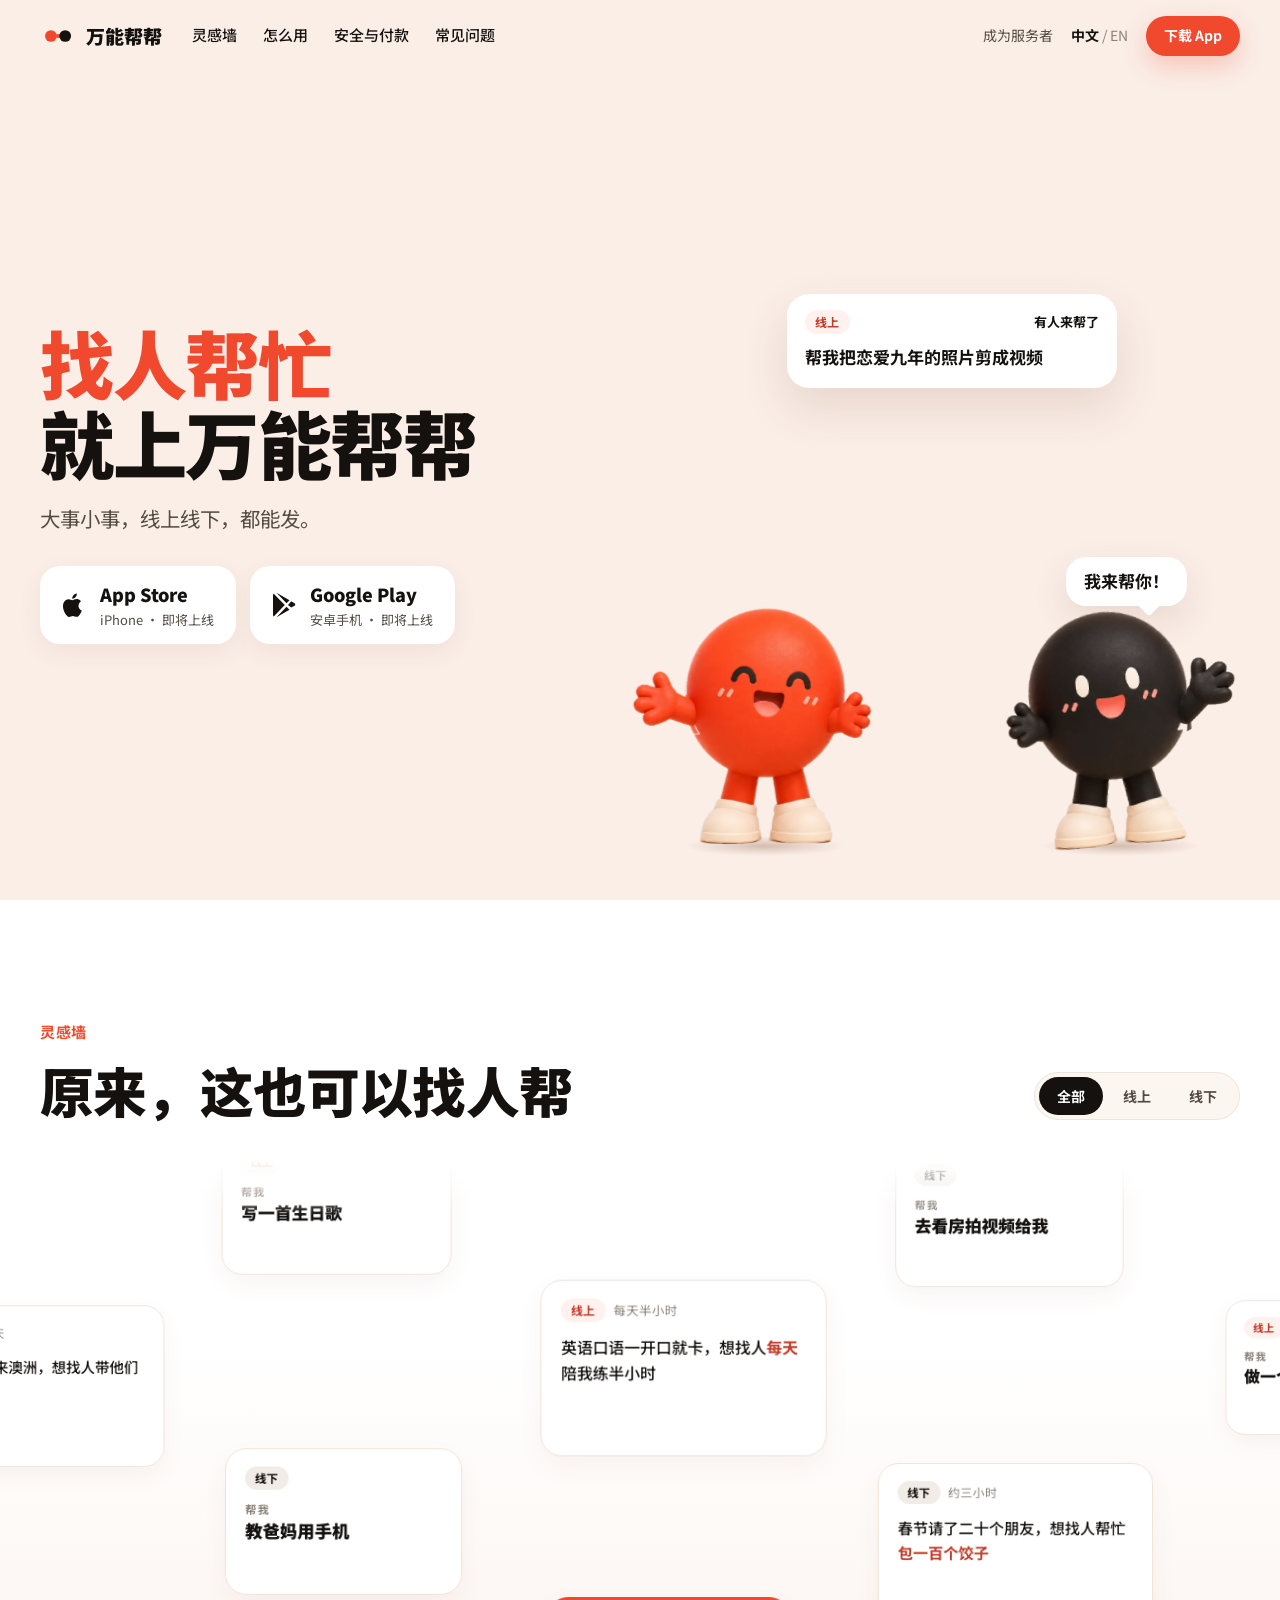
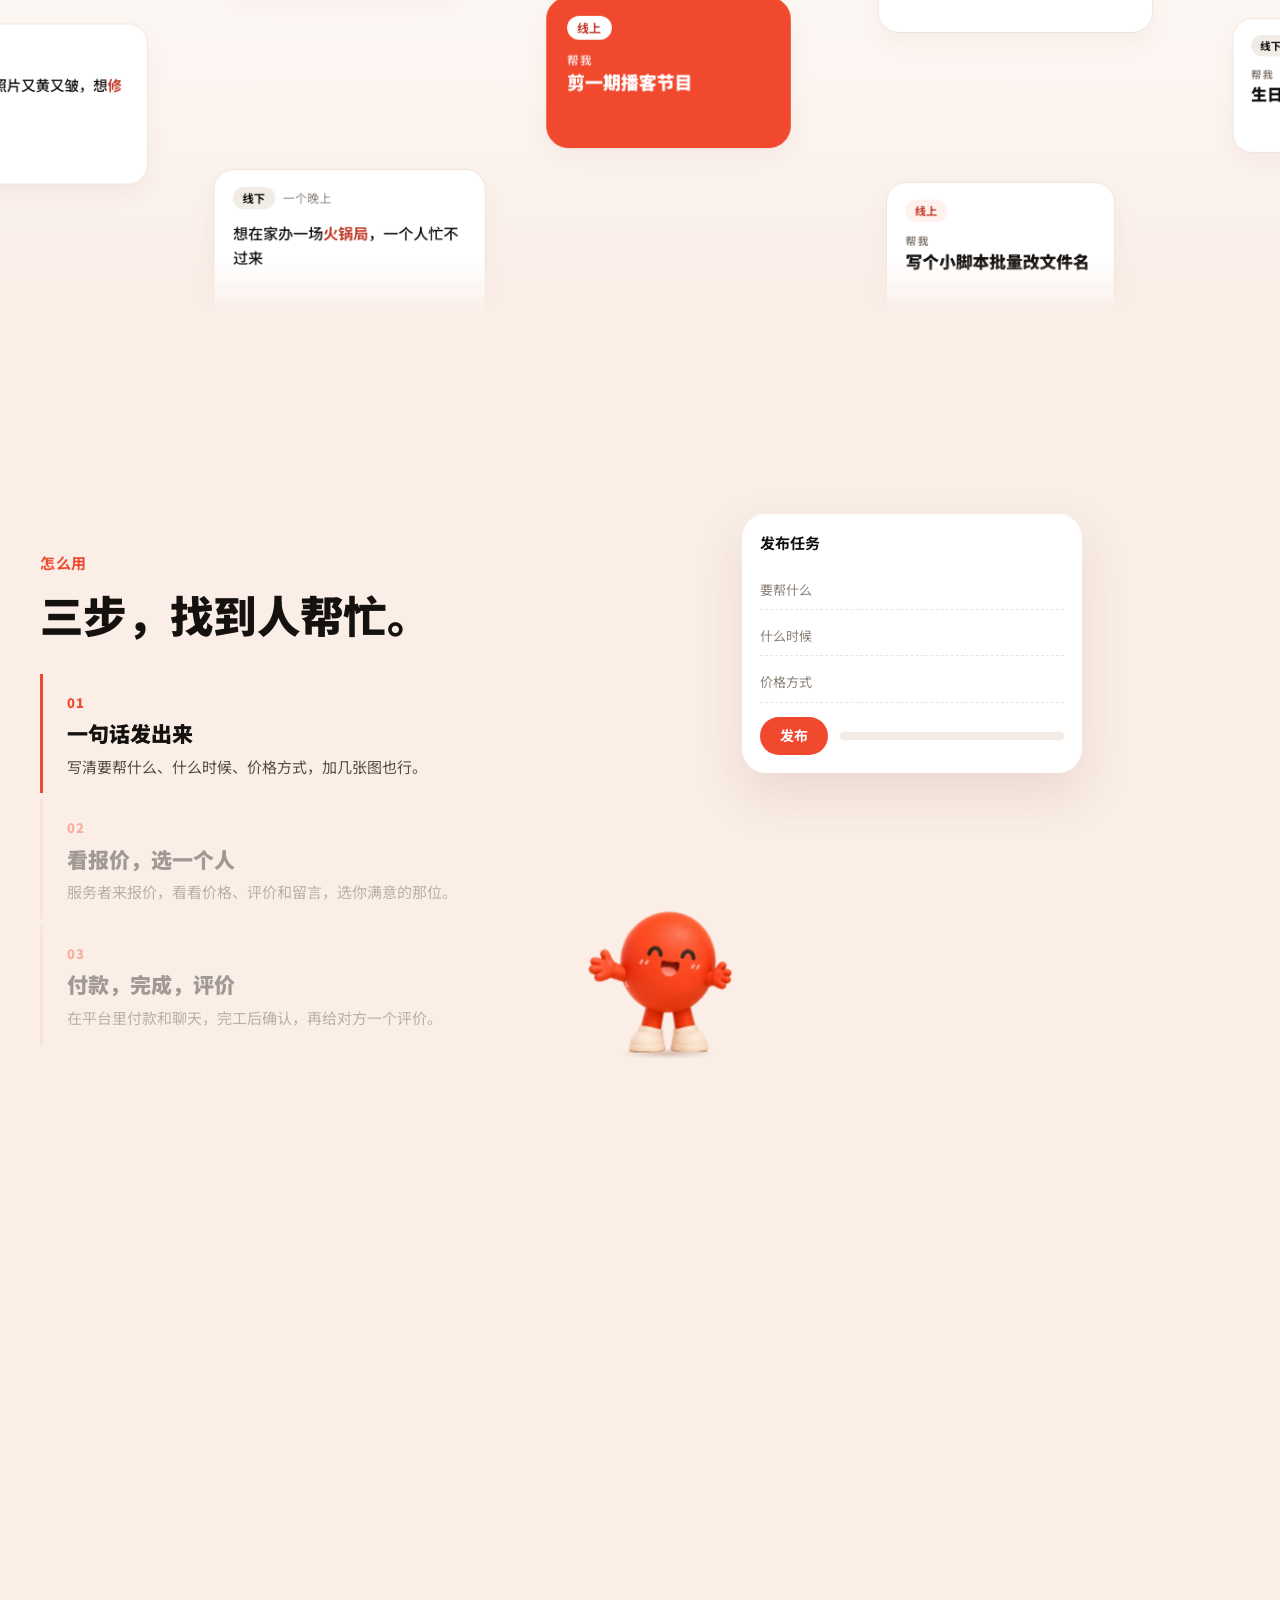
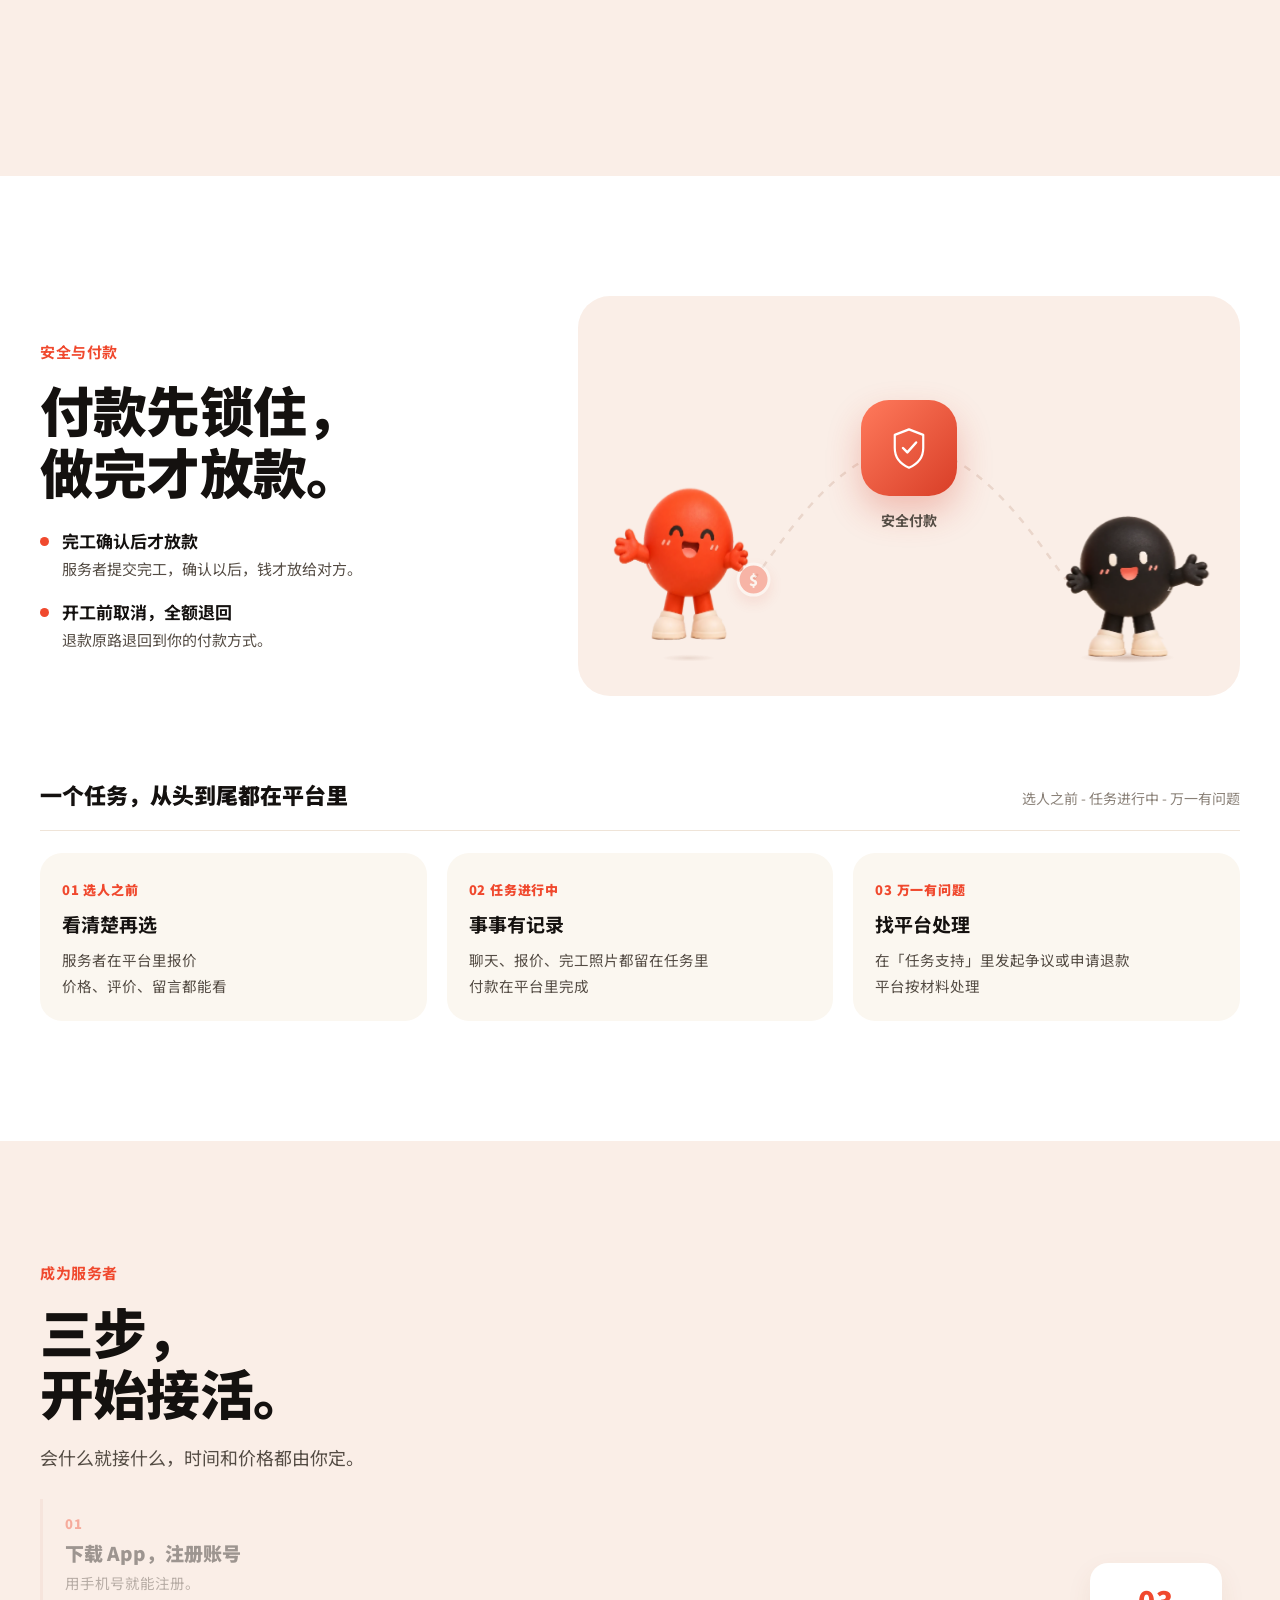
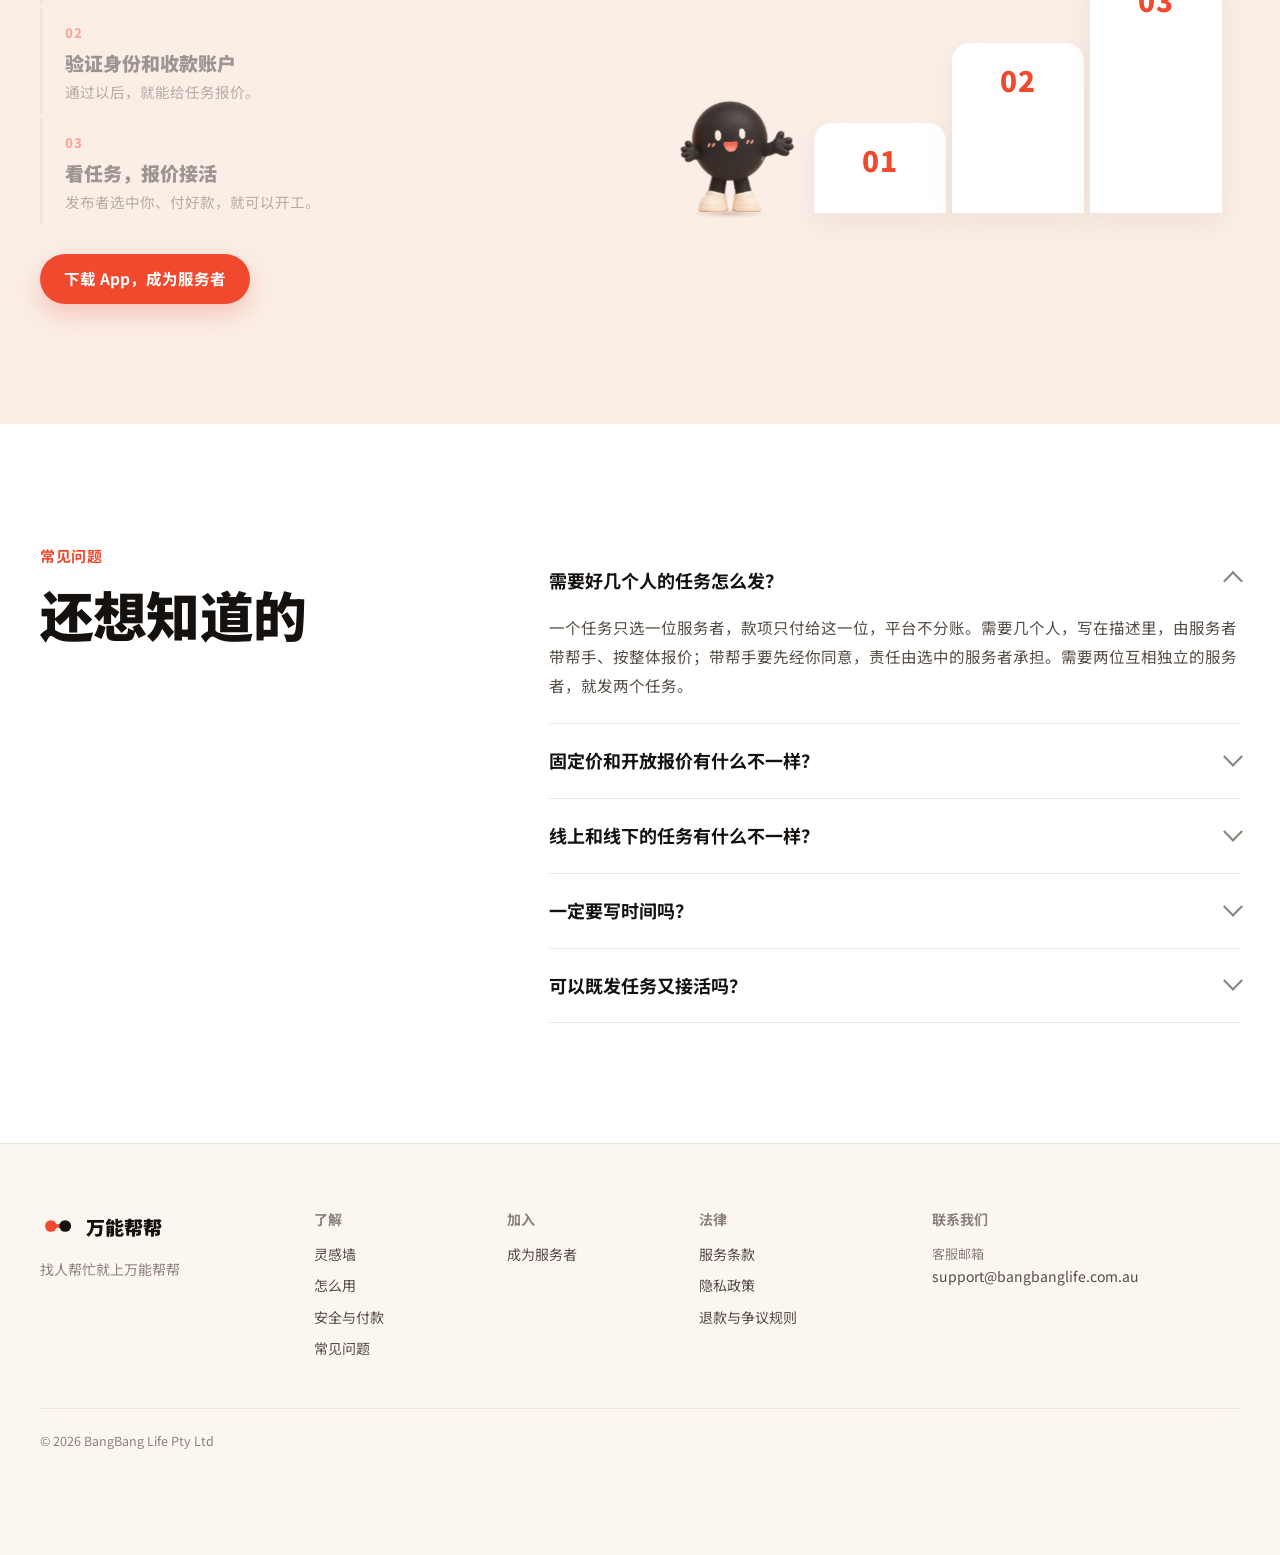
<file: zh/index.html>
<!doctype html>
<html lang="zh-CN">
<head>
<meta charset="utf-8">
<meta name="viewport" content="width=device-width, initial-scale=1">
<title>万能帮帮｜值得信赖的澳洲华人互助任务平台</title>
<meta name="description" content="万能帮帮是值得信赖的华人互助与任务撮合平台。无论线上服务还是线下跑腿，让有需要的人快速发布及时任务、找到合适的帮手，也让有技能、有时间的人轻松接活赚钱。">
<meta name="theme-color" content="#faeee7">
<meta property="og:type" content="website">
<meta property="og:site_name" content="万能帮帮">
<meta property="og:title" content="万能帮帮｜值得信赖的澳洲华人互助任务平台">
<meta property="og:description" content="万能帮帮是值得信赖的华人互助与任务撮合平台。无论线上服务还是线下跑腿，让有需要的人快速发布及时任务、找到合适的帮手，也让有技能、有时间的人轻松接活赚钱。">
<meta property="og:url" content="https://www.bangbanglife.com.au/zh/">
<meta property="og:locale" content="zh_CN">
<link rel="icon" href="/brand/BangBangAppIcon.svg" type="image/svg+xml">
<link rel="alternate" hreflang="zh-CN" href="https://www.bangbanglife.com.au/zh/">
<link rel="alternate" hreflang="en" href="https://www.bangbanglife.com.au/en/">
<link rel="alternate" hreflang="x-default" href="https://www.bangbanglife.com.au/">
<link rel="canonical" href="https://www.bangbanglife.com.au/zh/">
<script type="application/ld+json">{"@context":"https://schema.org","@graph":[{"@type":"WebSite","name":"万能帮帮","alternateName":"BangBang","url":"https://www.bangbanglife.com.au/zh/"},{"@type":"Organization","name":"万能帮帮","alternateName":"BangBang","legalName":"BangBang Life Pty Ltd","url":"https://www.bangbanglife.com.au/zh/","logo":"https://www.bangbanglife.com.au/brand/BangBangAppIcon.svg","email":"support@bangbanglife.com.au","taxID":"87 703 821 738","description":"万能帮帮是值得信赖的华人互助与任务撮合平台。无论线上服务还是线下跑腿，让有需要的人快速发布及时任务、找到合适的帮手，也让有技能、有时间的人轻松接活赚钱。"}]}</script>
<link rel="preconnect" href="https://fonts.googleapis.com">
<link rel="preconnect" href="https://fonts.gstatic.com" crossorigin>
<link rel="stylesheet" href="https://fonts.googleapis.com/css2?family=Noto+Sans+SC:wght@400;500;700;900&display=swap">
<style>
/* 整页固定浅色：IP 原图的底色是暖米色，抠图边缘按这个底色做的。 */
:root{
  --ink:#14110f; --ink-2:#544c44; --ink-3:#8a8178;
  --white:#ffffff; --stage:#faeee7; --stage-2:#f4e1d6; --paper:#fbf7f0; --line:#efe4d8; --line-2:#f1d6cc;
  --coral:#f0492e; --coral-deep:#c43d2b; --coral-soft:#fff1ed;
  --night:#1a1614; --on-night:#f5efe8; --on-night-2:#a99d92;
  --f:"Noto Sans SC","PingFang SC","Hiragino Sans GB","Microsoft YaHei",system-ui,sans-serif;
  --nav-h:72px; --gut:clamp(16px,4vw,40px);
  color-scheme:light;
}
*{box-sizing:border-box}
html,body{overflow-x:clip}
body{margin:0;background:var(--white);color:var(--ink);font-family:var(--f);font-size:16px;line-height:1.65;-webkit-font-smoothing:antialiased}
img{display:block;max-width:100%}
a{color:inherit}
button{font-family:inherit}
:focus-visible{outline:2px solid var(--coral);outline-offset:3px;border-radius:8px}
.wrap{width:min(1200px,calc(100% - 2*var(--gut)));margin-inline:auto}
.sr{position:absolute;width:1px;height:1px;overflow:hidden;clip:rect(0 0 0 0);white-space:nowrap}
.eb{margin:0 0 14px;color:var(--coral);font-weight:700;font-size:15px;letter-spacing:.04em;display:flex;align-items:center;gap:12px;flex-wrap:wrap}
h2{margin:0;font-weight:900;font-size:clamp(32px,4.2vw,58px);line-height:1.14;letter-spacing:-.015em}
.lead{margin:18px 0 0;color:var(--ink-2);font-size:clamp(16px,1.4vw,18px);line-height:1.8;max-width:32em}
.ph-tag{display:inline-block;font-size:11.5px;font-weight:700;letter-spacing:.06em;padding:3px 9px;border-radius:99px;border:1px dashed var(--coral);color:var(--coral-deep);background:var(--white)}
.later{font-size:12px;font-weight:700;letter-spacing:.06em;padding:4px 10px;border-radius:99px;background:var(--paper);color:var(--ink-2);border:1px solid var(--line)}
.btn{display:inline-flex;align-items:center;justify-content:center;gap:10px;height:50px;padding:0 24px;border-radius:999px;font-weight:700;font-size:15.5px;white-space:nowrap;cursor:pointer;border:0;text-decoration:none;transition:transform .2s,box-shadow .2s,background .2s}
.btn small{font-weight:500;font-size:12px;opacity:.8}
.btn-sm{height:40px;padding:0 18px;font-size:14px}
.btn-coral{background:var(--coral);color:#fff;box-shadow:0 10px 24px rgba(240,73,46,.25)}
.btn-coral:hover{background:var(--coral-deep)}
.btn-line{background:transparent;border:1.5px solid var(--ink);color:var(--ink)}

/* ---------- 顶栏 ---------- */
.nav{position:fixed;inset:0 0 auto;z-index:60;height:var(--nav-h);display:flex;align-items:center;background:rgba(250,238,231,.86);backdrop-filter:saturate(1.3) blur(14px);-webkit-backdrop-filter:saturate(1.3) blur(14px);border-bottom:1px solid transparent;transition:background .3s,border-color .3s}
.nav.sc{background:rgba(255,255,255,.9);border-bottom-color:var(--line)}
.nav .wrap{display:flex;align-items:center;gap:30px}
.brand{display:flex;align-items:center;gap:10px;font-weight:900;font-size:19px;white-space:nowrap;text-decoration:none;color:var(--ink)}
.brand svg{width:36px;height:36px;flex:none}
.logo-a{fill:var(--coral)} .logo-b{fill:var(--ink)}
.links{display:flex;gap:26px;font-size:15px;font-weight:500}
.links a{text-decoration:none}
.links a:hover{color:var(--coral)}
.nav-right{margin-left:auto;display:flex;align-items:center;gap:18px;font-size:14px}
.nav-right .sm a{text-decoration:none;color:var(--ink-2);margin-left:16px}
.nav-right .sm a:hover{color:var(--coral)}
.lang{color:var(--ink-3);white-space:nowrap} .lang b{color:var(--ink)}
.lang a{color:inherit;text-decoration:none} .lang a:hover{color:var(--coral)}
.menu-btn{display:none;width:42px;height:42px;border-radius:50%;border:1px solid var(--line);background:var(--white);color:var(--ink);cursor:pointer;place-items:center}
.menu-btn svg{width:20px;height:20px}
.drawer{position:fixed;inset:var(--nav-h) 0 auto;z-index:59;background:var(--white);border-bottom:1px solid var(--line);display:none;flex-direction:column;padding:8px var(--gut) 18px}
.drawer.open{display:flex}
.drawer a{padding:13px 0;border-bottom:1px solid var(--line);text-decoration:none;font-weight:500}
@media (max-width:1020px){.links,.nav-right .sm,.lang{display:none}.menu-btn{display:grid}}

/* ---------- IP 角色（通用） ---------- */
.ip{position:absolute;width:var(--cw,200px);aspect-ratio:724/693;margin-bottom:calc(var(--cw,200px)*-.0166);user-select:none;-webkit-user-select:none;-webkit-tap-highlight-color:transparent}
.ip .mv,.ip .sq,.ip .br,.ip .ln,.ip .lk{position:absolute;inset:0;transform-origin:50% 98%}
.ip img{position:absolute;inset:0;width:100%;height:100%;pointer-events:none;-webkit-user-drag:none}
.ip .sh{position:absolute;bottom:-3.2%;height:8%;width:62%;border-radius:50%;background:radial-gradient(closest-side,rgba(128,72,44,.30),rgba(128,72,44,.12) 55%,rgba(128,72,44,0));transform-origin:50% 50%}
.ip-red .sh{left:24%} .ip-black .sh{left:13%}
.ip .lid{position:absolute;border-radius:50%;transform:scaleY(0);transform-origin:50% 0;pointer-events:none}
.ip .lid.l{left:30.9%;top:27.7%;width:6.6%;height:10.2%;background:linear-gradient(#352d2a,#2a2320)}
.ip .lid.r{left:50.8%;top:26.2%;width:6.6%;height:10.2%;background:linear-gradient(#4a403e,#342c28)}
.ip.click{cursor:pointer}

/* 气泡 */
.bub{position:absolute;z-index:6;background:#fff;color:var(--ink);border-radius:20px;padding:12px 18px;font-weight:700;font-size:17px;line-height:1.45;box-shadow:0 14px 34px rgba(128,72,44,.13);white-space:nowrap;transform-origin:0 100%}
.bub::after{content:"";position:absolute;bottom:-7px;width:16px;height:16px;background:#fff;border-radius:3px;transform:rotate(45deg)}

/* 击掌的小火花 */
.burst{position:absolute;z-index:7;width:0;height:0;pointer-events:none;opacity:0}
.burst i{position:absolute;left:-2px;top:-15px;width:4px;height:12px;border-radius:3px;background:var(--coral);transform-origin:2px 15px}
.burst i:nth-child(2n){background:var(--ink)}
.burst i:nth-child(1){transform:rotate(0deg) translateY(-26px)} .burst i:nth-child(2){transform:rotate(45deg) translateY(-26px)}
.burst i:nth-child(3){transform:rotate(90deg) translateY(-26px)} .burst i:nth-child(4){transform:rotate(135deg) translateY(-26px)}
.burst i:nth-child(5){transform:rotate(180deg) translateY(-26px)} .burst i:nth-child(6){transform:rotate(225deg) translateY(-26px)}
.burst i:nth-child(7){transform:rotate(270deg) translateY(-26px)} .burst i:nth-child(8){transform:rotate(315deg) translateY(-26px)}

.tag{display:inline-flex;align-items:center;height:24px;padding:0 10px;border-radius:99px;font-size:12px;font-weight:700;letter-spacing:.04em;white-space:nowrap}
.tag.on{background:var(--coral-soft);color:var(--coral-deep)}
.tag.off{background:#f1ece6;color:var(--ink)}
.tag.you{background:var(--ink);color:#fff}

/* ---------- 首屏 ---------- */
.hero{position:relative;background:var(--stage);padding-top:var(--nav-h);overflow:hidden}
.hero-grid{display:grid;grid-template-columns:minmax(0,1fr) minmax(0,1.1fr);gap:24px;align-items:end;min-height:min(880px,calc(100svh - var(--nav-h)))}
.hero-copy{align-self:center;padding:40px 0 70px}
.hero h1{margin:24px 0 0;font-weight:900;font-size:clamp(44px,5.8vw,86px);line-height:1.08;letter-spacing:-.02em;color:var(--coral)}
.hero h1 .ln{display:block}
.hero h1 .ln + .ln{color:var(--ink)}
.hero-sub{margin:20px 0 0;font-size:clamp(17px,1.6vw,21px);color:var(--ink-2)}
.dlbox{display:flex;gap:14px;margin-top:30px;flex-wrap:wrap}
.dl-item{display:flex;gap:12px;align-items:center;background:#fff;border-radius:20px;padding:14px 22px 14px 18px;box-shadow:0 8px 24px rgba(128,72,44,.07)}
.dl-item .st-ic{flex:none;width:30px;height:30px;color:var(--ink)}
.dl-item b{display:block;font-size:18px;font-weight:900;white-space:nowrap}
.dl-item span{display:block;font-size:13px;color:var(--ink-2);line-height:1.6;white-space:nowrap}
.dl-btns{display:none;gap:10px;margin-top:22px;flex-wrap:wrap}

.stage{position:relative;height:640px;--cw:clamp(190px,20vw,292px);--floor:56px;margin-right:calc((min(1200px,100vw - 2*var(--gut)) - 100vw) / 2)}
.stage .ip{bottom:var(--floor)}
#hRed{left:0} #hBlk{right:max(16px,calc((100vw - min(1200px,100vw - 2*var(--gut))) / 2 - 40px))}
#bub{left:24%;bottom:calc(100% - 1%);min-width:120px}
#bub::after{left:28px}
.bub .caret{display:inline-block;width:2px;height:1.05em;margin-left:2px;vertical-align:-3px;background:var(--coral);animation:blink 1s steps(2) infinite}
@keyframes blink{50%{opacity:0}}
#bub2{right:30%;bottom:calc(100% - 1%);transform-origin:100% 100%}
#bub2::after{right:30px}
.hcard{position:absolute;z-index:5;left:50%;top:34px;width:min(330px,86%);margin-left:calc(min(330px,86%) / -2);background:#fff;border-radius:22px;padding:16px 18px 18px;box-shadow:0 20px 46px rgba(128,72,44,.14)}
.hc-top{display:flex;align-items:center;justify-content:space-between;gap:10px}
.hc-top small{font-size:12px;color:var(--ink-3);font-weight:500}
.hcard p{margin:10px 0 0;font-weight:700;font-size:17px;line-height:1.5}
.st{display:inline-flex;align-items:center;gap:6px;font-size:13px;font-weight:700;color:var(--ink-3);white-space:nowrap}
.st .dots{display:inline-flex;gap:3px;margin-left:2px}
.st .dots i{display:block;width:4px;height:4px;border-radius:50%;background:currentColor;animation:dot 1.2s infinite}
.st .dots i:nth-child(2){animation-delay:.2s} .st .dots i:nth-child(3){animation-delay:.4s}
@keyframes dot{0%,80%,100%{opacity:.25}40%{opacity:1}}
.st.got{color:var(--ink)}
.st.done{color:var(--coral-deep)}
.st .ok{display:none;width:18px;height:18px;border-radius:50%;background:var(--coral);color:#fff;place-items:center;font-size:11px}
.st.done .ok{display:inline-grid}
.st.done .dots,.st.got .dots{display:none}

/* ---------- 灵感墙：任务墙，按住可以拖（同 v3），黑球跟着选中的那张卡 ---------- */
.ex{padding:120px 0 0;background:var(--white)}
.ex-head{display:flex;justify-content:space-between;align-items:flex-end;gap:24px;flex-wrap:wrap}
.seg{display:inline-flex;background:var(--paper);border:1px solid var(--line);border-radius:99px;padding:4px;gap:2px}
.seg button{height:38px;padding:0 18px;border-radius:99px;border:0;background:transparent;font-weight:700;font-size:14px;color:var(--ink-2);cursor:pointer}
.seg button.on{background:var(--ink);color:#fff}
.wall{position:relative;margin-top:40px;height:clamp(600px,84vh,780px);overflow:hidden;overflow:clip;cursor:grab;touch-action:pan-y;user-select:none;-webkit-user-select:none;background:linear-gradient(180deg,var(--white) 0%,var(--white) 25%,var(--stage) 100%)}
.wall.grab{cursor:grabbing}
.wall::before,.wall::after{content:"";position:absolute;left:0;right:0;height:56px;z-index:20;pointer-events:none}
.wall::before{top:0;background:linear-gradient(180deg,var(--white),rgba(255,255,255,0))}
.wall::after{bottom:0;background:linear-gradient(0deg,var(--stage),rgba(250,238,231,0))}
.gi{position:absolute;left:0;top:0;z-index:1;will-change:transform}
.gi.sel{z-index:5}
.xc{position:relative;z-index:2;width:290px;display:flex;flex-direction:column;gap:12px;text-align:left;padding:18px 20px 14px;border-radius:22px;border:1.5px solid var(--line);background:#fff;color:var(--ink);cursor:pointer;font:inherit;box-shadow:0 10px 26px rgba(128,72,44,.06);transition:border-color .25s,box-shadow .25s,opacity .45s,filter .45s}
.xc:hover{border-color:var(--line-2);box-shadow:0 18px 38px rgba(128,72,44,.12)}
.gi.sel .xc{border-color:var(--coral);box-shadow:0 18px 38px rgba(240,73,46,.16)}
.wall.grab .xc{cursor:grabbing}
.xc-top{display:flex;align-items:center;justify-content:space-between;gap:8px}
.xc .mt{font-size:12.5px;color:var(--ink-3);white-space:nowrap}
.xc .q{flex:1;font-size:16px;line-height:1.65;font-weight:500}
.xc .q b{color:var(--coral-deep);font-weight:700}
.xc .res{position:relative;display:block;height:44px;border-top:1px dashed var(--line);font-size:13.5px}
.xc .res > span{position:absolute;inset:10px 0 0;display:flex;align-items:center;gap:7px;white-space:nowrap;overflow:hidden;transition:opacity .3s,transform .3s}
.xc .r0{color:var(--ink-3)}
.xc .r1{opacity:0;transform:translateY(8px);color:var(--ink-2)}
.xc .r1 b{color:var(--coral-deep)}
.xc .got{font-style:normal;font-weight:700;font-size:12px;color:var(--coral-deep);background:var(--coral-soft);padding:2px 8px;border-radius:99px;white-space:nowrap}
.xc .r1 .got{margin-left:auto}
.gi.sel .r0{opacity:0;transform:translateY(-8px)}
.gi.sel .r1{opacity:1;transform:none}
.xc.sh{width:246px;min-height:152px}
.xc.sh .t{flex:1;font-size:18px;font-weight:900;line-height:1.4}
.xc.sh .t small{display:block;margin-bottom:2px;font-size:11.5px;letter-spacing:.12em;color:var(--ink-3);font-weight:700}
.xc.sh .got{opacity:0;transform:translateY(6px);transition:opacity .3s,transform .3s}
.gi.sel .xc.sh .got{opacity:1;transform:none}
.xc.k1{background:var(--ink);border-color:var(--ink);color:#fff} .xc.k1 .t small{color:var(--on-night-2)} .xc.k1 .tag.off{background:#3a322d;color:#fff}
.xc.k2{background:var(--coral);border-color:var(--coral);color:#fff} .xc.k2 .t small{color:rgba(255,255,255,.78)} .xc.k2 .tag,.xc.k2 .got{background:#fff;color:var(--coral-deep)}
.gi.sel .xc.k1,.gi.sel .xc.k2{border-color:var(--coral-deep)}
.wall.f-on .gi[data-on="0"] .xc,.wall.f-off .gi[data-on="1"] .xc{opacity:.14;filter:grayscale(1);pointer-events:none}
.peek{z-index:1;--cw:138px;pointer-events:none}
.peek .sh{display:none}

/* ---------- 怎么用 ---------- */
.how{background:var(--stage)}
.how-in{display:grid;grid-template-columns:minmax(0,.86fr) minmax(0,1.14fr);gap:48px;align-items:center;min-height:100svh;padding:calc(var(--nav-h) + 16px) 0 24px}
.how h2{font-size:clamp(32px,3.4vw,50px);white-space:nowrap}
.steps{margin-top:34px;display:grid;gap:6px}
.hs{position:relative;padding:14px 0 14px 24px;border-left:3px solid var(--line-2);opacity:.38;transition:opacity .35s,border-color .35s}
.hs.on{opacity:1;border-left-color:var(--coral)}
.hs .no{font-size:13px;font-weight:900;color:var(--coral);letter-spacing:.08em}
.hs h3{margin:2px 0 4px;font-size:21px;font-weight:900}
.hs p{margin:0;color:var(--ink-2);font-size:15px}
.hstage{position:relative;height:min(580px,calc(100svh - var(--nav-h) - 60px));min-height:470px;--cw:clamp(118px,12vw,168px);--floor:36px}
.hstage .ip{bottom:var(--floor)}
#sRed{left:0}
#sB1{right:calc(var(--cw)*1.62)} #sB2{right:calc(var(--cw)*.82)} #sB3{right:0}
.tcard{position:absolute;z-index:5;left:50%;top:6px;width:min(340px,92%);transform:translateX(-50%);background:#fff;border-radius:24px;padding:16px 18px 18px;box-shadow:0 22px 50px rgba(128,72,44,.13)}
.tc-h{display:flex;align-items:center;justify-content:space-between;gap:10px;margin-bottom:8px}
.tc-h b{font-size:15px}
.chips{position:relative;height:26px;min-width:118px}
.chips .tag{position:absolute;right:0;top:1px;opacity:0}
.chips .tag:first-child{opacity:1}
.tc-row{display:flex;align-items:baseline;gap:12px;padding:9px 0;border-bottom:1px dashed var(--line);font-size:14.5px}
.tc-row span{flex:none;width:64px;color:var(--ink-3);font-size:13px}
.tc-row b{min-height:1.5em;font-weight:700}
.tc-go{display:flex;align-items:center;gap:12px;margin-top:14px}
.tc-btn{flex:none;height:38px;padding:0 20px;border-radius:99px;background:var(--coral);color:#fff;font-weight:700;font-size:14px;display:grid;place-items:center}
.tc-bar{flex:1;height:8px;border-radius:99px;background:#f3ebe4;overflow:hidden}
.tc-bar i{display:block;height:100%;width:100%;border-radius:inherit;background:var(--coral);transform:scaleX(0);transform-origin:0 50%}
.stars{position:absolute;z-index:6;left:50%;transform:translateX(-50%);display:flex;gap:6px;color:var(--coral);font-size:28px;line-height:1}
.stars span{display:inline-block;opacity:0}
.qb{position:absolute;z-index:6;padding:8px 12px;font-size:14px;border-radius:14px;transform-origin:50% 100%}
.qb::after{left:calc(50% - 7px);width:14px;height:14px;bottom:-6px}
.qb .qs::before{content:" · "}
.qb .pick{position:absolute;inset:0;display:grid;place-items:center;border-radius:inherit;background:var(--coral);color:#fff;opacity:0}
.hstage .burst{left:0;top:0}

/* ---------- 安全与付款 ---------- */
.safe{padding:120px 0;background:var(--white)}
.safe-grid{display:grid;grid-template-columns:minmax(0,.85fr) minmax(0,1.15fr);gap:48px;align-items:center}
.dots{list-style:none;margin:26px 0 0;padding:0;display:grid;gap:16px}
.dots li{display:grid;gap:2px;padding-left:22px;position:relative}
.dots li::before{content:"";position:absolute;left:0;top:10px;width:9px;height:9px;border-radius:50%;background:var(--coral)}
.dots b{font-size:17px}
.dots span{color:var(--ink-2);font-size:15px}
.pstage{position:relative;height:400px;border-radius:32px;background:var(--stage);--cw:clamp(118px,12vw,156px);--floor:40px;overflow:hidden}
.pstage .ip{bottom:var(--floor)}
#pRed{left:4%} #pBlk{right:4%}
.pstage svg{position:absolute;inset:0;width:100%;height:100%;overflow:visible}
.plat{position:absolute;z-index:3;left:50%;top:38%;width:96px;height:96px;margin:-48px 0 0 -48px;border-radius:28px;background:linear-gradient(135deg,#ff7a5c,#d83e27);display:grid;place-items:center;box-shadow:0 16px 34px rgba(216,62,39,.28)}
.plat svg{position:static;width:46px;height:46px}
.plat-l{position:absolute;z-index:3;left:50%;top:calc(38% + 58px);transform:translateX(-50%);text-align:center;white-space:nowrap}
.plat-l b{display:block;font-size:15px}
.plat-l span{font-size:14px;font-weight:700;color:var(--ink-2)}
.coin{position:absolute;z-index:4;left:0;top:0;width:34px;height:34px;margin:-17px 0 0 -17px;border-radius:50%;background:var(--coral);border:3px solid #fff;color:#fff;font-weight:900;font-size:15px;display:grid;place-items:center;box-shadow:0 6px 14px rgba(216,62,39,.3);opacity:0}
.plb{position:absolute;z-index:4;font-size:14px;font-weight:700;color:var(--coral-deep);background:#fff;padding:5px 12px;border-radius:99px;box-shadow:0 6px 16px rgba(128,72,44,.1);white-space:nowrap;opacity:0}
#plb1{left:6%;top:12%} #plb2{right:6%;top:12%}
.whole{margin-top:80px}
.whole-h{display:flex;justify-content:space-between;align-items:baseline;gap:16px;flex-wrap:wrap;padding-bottom:18px;border-bottom:1px solid var(--line)}
.whole-h h3{margin:0;font-size:22px;font-weight:900}
.whole-h span{color:var(--ink-3);font-size:14px}
.whole-3{display:grid;grid-template-columns:repeat(3,minmax(0,1fr));gap:20px;margin-top:22px}
.whole-3 > div{padding:22px;border-radius:22px;background:var(--paper)}
.whole-3 .k{font-size:13px;font-weight:900;color:var(--coral);letter-spacing:.06em}
.whole-3 h4{margin:6px 0 8px;font-size:19px}
.whole-3 p{margin:0;color:var(--ink-2);font-size:14.5px;line-height:1.8}

/* ---------- 成为服务者（B 版「三步开始接活」：三级台阶，用户 11-13 选定） ---------- */
.provider{padding:120px 0;background:var(--stage);overflow:hidden}
.pv-grid{display:grid;grid-template-columns:minmax(0,1fr) minmax(0,1fr);gap:48px;align-items:center}
.bsteps{margin:26px 0 30px;display:grid;gap:4px}
.bs{padding:10px 0 10px 22px;border-left:3px solid var(--line-2);opacity:.4;transition:opacity .35s,border-color .35s}
.bs.on{opacity:1;border-left-color:var(--coral)}
.bs .no{font-size:13px;font-weight:900;color:var(--coral);letter-spacing:.08em}
.bs h3{margin:2px 0;font-size:19px;font-weight:900}
.bs p{margin:0;color:var(--ink-2);font-size:14.5px}
.bstage{position:relative;height:460px;--cw:clamp(96px,9.5vw,124px)}
.bk{position:absolute;bottom:0;width:calc(24% - 6px);border-radius:18px 18px 0 0;background:#fff;box-shadow:0 10px 26px rgba(128,72,44,.08);display:flex;justify-content:center;padding-top:14px;transition:background .35s}
.bk span{font-size:28px;font-weight:900;color:var(--coral);letter-spacing:.04em;transition:color .35s}
.bk.done{background:var(--coral)} .bk.done span{color:#fff}
#bk1{left:26%;height:90px} #bk2{left:50%;height:170px} #bk3{left:74%;height:250px}
.bstage .ip{left:2%;bottom:0}
#bBub{opacity:0;visibility:hidden;right:20%;bottom:99%;transform-origin:100% 100%} #bBub::after{right:26px}
.bnote{position:absolute;z-index:5;left:0;top:24px;width:min(320px,60%);display:flex;align-items:center;gap:10px;padding:14px 12px 14px 16px;border-radius:18px;background:#fff;box-shadow:0 18px 40px rgba(128,72,44,.14);opacity:0;visibility:hidden}
.bnote b{flex:1;min-width:0;font-size:15.5px;white-space:nowrap;overflow:hidden;text-overflow:ellipsis}
.fq{flex:none;height:32px;padding:0 14px;border-radius:99px;background:var(--coral);color:#fff;font-weight:700;font-size:13px;display:grid;place-items:center}

/* ---------- 常见问题 ---------- */
.faq{padding:120px 0;background:var(--white)}
.faq-grid{display:grid;grid-template-columns:minmax(0,.8fr) minmax(0,1.2fr);gap:48px;align-items:start}
details{border-bottom:1px solid var(--line);padding:4px 0}
summary{cursor:pointer;list-style:none;display:flex;align-items:center;justify-content:space-between;gap:16px;padding:18px 0;font-size:18px;font-weight:700}
summary::-webkit-details-marker{display:none}
summary::after{content:"";flex:none;width:12px;height:12px;border-right:2.5px solid var(--ink-3);border-bottom:2.5px solid var(--ink-3);transform:rotate(45deg) translate(-3px,-3px);transition:transform .3s}
details[open] summary::after{transform:rotate(225deg)}
details p{margin:0 0 20px;color:var(--ink-2);font-size:15.5px;line-height:1.85}

/* ---------- 页脚 ---------- */
footer{background:var(--paper);color:var(--ink);padding:64px 0 40px;border-top:1px solid var(--line)}
.f-grid{display:grid;grid-template-columns:1.2fr .8fr .8fr 1fr 1.5fr;gap:28px}
footer .brand{color:var(--ink)}
.f-brand p{margin:14px 0 0;color:var(--ink-3);font-size:14px}
footer h4{margin:0 0 12px;font-size:14px;color:var(--ink-3);font-weight:700}
footer ul{list-style:none;margin:0;padding:0;display:grid;gap:8px;font-size:14px}
footer a{text-decoration:none}
footer a{color:var(--ink-2)}
footer a:hover{color:var(--coral-deep);text-decoration:underline}
.f-legal span{white-space:nowrap}
.f-k{display:block;color:var(--ink-3);font-size:13px}
.mail{display:block;white-space:nowrap}
.f-legal{display:flex;justify-content:flex-start;gap:6px 22px;flex-wrap:wrap;margin-top:48px;padding-top:22px;border-top:1px solid var(--line);font-size:12.5px;color:var(--ink-3)}

/* ---------- 手机 ---------- */
@media (max-width:900px){
  .hero-grid{grid-template-columns:1fr;gap:0;min-height:0}
  .hero-copy{padding:26px 0 0}
  .dlbox{display:none}
  .dl-btns{display:flex}
  .dl-btns .btn{flex:1 1 0;height:46px;padding:0 12px;font-size:14.5px}
  .stage{height:440px;--cw:clamp(128px,38vw,170px);--floor:36px}
  .bub{font-size:15px;padding:10px 14px}
  #bub{left:14%;white-space:normal;width:max-content;max-width:min(300px,calc(100vw - 2*var(--gut) - 24px))}
  .hcard{top:8px}
  .ex{padding:84px 0 0}
  .wall{margin-top:30px;height:clamp(520px,74vh,640px)}
  .xc{width:210px;padding:14px 14px 12px;border-radius:18px;gap:8px}
  .xc .q{font-size:14.5px;line-height:1.6}
  .xc .mt{display:none}
  .xc .res{height:40px;font-size:12.5px}
  .xc .r1 .got,.xc .r1 .a{display:none}
  .xc.sh{width:178px;min-height:126px}
  .xc.sh .t{font-size:16.5px}
  .peek{--cw:92px}
  .how-in{grid-template-columns:1fr;gap:10px;align-content:center;padding-top:calc(var(--nav-h) + 12px)}
  .how h2{font-size:30px}
  .steps{margin-top:12px;min-height:118px;position:relative}
  .hs{position:absolute;inset:0 0 auto;opacity:0;padding:8px 0 8px 18px}
  .hs.on{opacity:1}
  .hs h3{font-size:18px}
  .hs p{font-size:14px}
  .hstage{height:410px;min-height:0;--cw:clamp(76px,22vw,100px);--floor:20px}
  .tcard{padding:12px 14px 14px;border-radius:20px}
  .tc-row{padding:6px 0;font-size:13.5px}
  .tc-row span{width:56px}
  .qb{font-size:12px;padding:5px 8px;line-height:1.3;text-align:center}
  .qb .qs{display:block;font-size:10.5px;font-weight:500}
  .qb .qs::before{content:none}
  .stars{font-size:22px}
  .safe,.provider,.faq{padding:84px 0}
  .safe-grid,.pv-grid,.faq-grid{grid-template-columns:1fr;gap:34px}
  .pstage{height:330px;--cw:clamp(96px,28vw,124px);border-radius:24px}
  .plat{width:76px;height:76px;margin:-38px 0 0 -38px;border-radius:22px;top:36%}
  .plat svg{width:36px;height:36px}
  .plat-l{top:calc(36% + 46px)}
  #plb1,#plb2{top:8%;font-size:12.5px}
  .whole-3{grid-template-columns:1fr}
  .bnote b{font-size:14.5px}
  .bstage{height:360px;--cw:clamp(76px,21vw,92px)}
  #bk1{height:50px} #bk2{height:100px} #bk3{height:150px}
  .bk{padding-top:8px;border-radius:14px 14px 0 0}
  .bk span{font-size:20px}
  .bnote{top:0;width:min(300px,78%)}
  .bs h3{font-size:17px}
  .bs{opacity:1}
  .f-grid{grid-template-columns:1fr 1fr}
  .f-brand,.f-contact{grid-column:1 / -1}
}
@media (max-width:420px){
  .dl-item{flex:1 1 100%}
}

/* 没有动画库或减少动态时：直接显示结果 */
.nog .hcard,.rm .hcard{opacity:1}
.nog .chips .tag:first-child,.rm .chips .tag:first-child{opacity:0}
.nog .chips .tag:last-child,.rm .chips .tag:last-child{opacity:1}
.nog .stars span,.rm .stars span{opacity:1}
.nog .coin,.rm .coin{display:none}
.nog .plb,.rm .plb{opacity:1}
.nog .bs,.rm .bs{opacity:1}
.nog .bnote,.rm .bnote{opacity:1;visibility:visible}
.nog .hs,.rm .hs{opacity:1}
@media (max-width:900px){.nog .hs,.rm .hs{position:static}}
.tag.blank{background:transparent}
/* 右下角回到首屏：滚过首屏后出现 */
footer{padding-bottom:104px}
.totop{position:fixed;right:max(20px,env(safe-area-inset-right));bottom:max(20px,env(safe-area-inset-bottom));z-index:55;width:52px;height:52px;border-radius:50%;border:0;background:var(--ink);color:#fff;display:grid;place-items:center;cursor:pointer;box-shadow:0 12px 28px rgba(20,17,15,.22);opacity:0;visibility:hidden;transform:translateY(12px);transition:opacity .25s,transform .25s,visibility .25s,background .2s}
.totop.show{opacity:1;visibility:visible;transform:none}
.totop:hover{background:var(--coral)}
.totop:focus-visible{outline:3px solid var(--coral);outline-offset:3px}
.totop svg{width:22px;height:22px}
@media (max-width:900px){.totop{width:46px;height:46px;right:max(16px,env(safe-area-inset-right));bottom:max(16px,env(safe-area-inset-bottom))}}
.bnote b{white-space:nowrap;overflow:hidden;text-overflow:ellipsis}
@media (min-width:901px){.bnote{top:-32px}}
@media (min-width:1024px){.bnote{top:-48px}.bnote b{white-space:normal;line-height:1.35}}
@media (max-width:900px){.bnote{top:0}}
@media (min-width:701px) and (max-width:900px){.bnote b{white-space:normal;line-height:1.35}}
@media (max-width:700px){.bstage{height:390px}.bnote b{white-space:normal;line-height:1.35}}
@media (min-width:901px) and (max-width:1023px){.bstage{height:510px}.bnote b{white-space:normal;line-height:1.35}}
@media (max-width:380px){
  .nav .wrap{gap:10px}
  .nav-right{gap:8px}
  .brand{gap:8px;font-size:17px}
  .brand svg{width:30px;height:30px}
  .nav .btn-sm{padding:0 12px;font-size:13.5px}
  .menu-btn{width:38px;height:38px}
}
</style>
</head>
<body>
<header class="nav" id="nav">
  <div class="wrap">
    <a class="brand" href="#top" aria-label="万能帮帮首页"><svg viewBox="0 0 100 100" aria-hidden="true"><rect class="logo-a" x="45" y="44.8" width="10.3" height="10.4"/><circle class="logo-a" cx="30.3" cy="50" r="16.3"/><circle class="logo-b" cx="70" cy="50" r="16.3"/></svg>万能帮帮</a>
    <nav class="links" aria-label="主导航"><a href="#world">灵感墙</a><a href="#how">怎么用</a><a href="#safety">安全与付款</a><a href="#faq">常见问题</a></nav>
    <div class="nav-right">
      <span class="sm"><a href="#provider">成为服务者</a></span>
      <span class="lang"><b>中文</b> / <a href="/en/" lang="en">EN</a></span>
      <a class="btn btn-sm btn-coral" href="#top">下载 App</a>
      <button class="menu-btn" id="menuBtn" type="button" aria-label="打开菜单" aria-expanded="false"><svg viewBox="0 0 24 24" aria-hidden="true"><path d="M4 7h16M4 12h16M4 17h16" stroke="currentColor" stroke-width="2" stroke-linecap="round"/></svg></button>
    </div>
  </div>
</header>
<nav class="drawer" id="drawer" aria-label="菜单"><a href="#world">灵感墙</a><a href="#how">怎么用</a><a href="#safety">安全与付款</a><a href="#faq">常见问题</a><a href="#provider">成为服务者</a><a href="#top">下载 App</a><a href="/en/" lang="en">English</a></nav>

<section class="hero" id="top">
  <div class="wrap hero-grid">
    <div class="hero-copy">
      <h1><span class="ln">找人帮忙</span><span class="ln">就上万能帮帮</span></h1>
      <p class="hero-sub">大事小事，线上线下，都能发。</p>
      <div class="dlbox">
        <div class="dl-item"><svg class="st-ic" viewBox="0 0 24 24" aria-hidden="true"><path d="M16.4 12.6c0-2.4 2-3.5 2-3.6-1.1-1.6-2.8-1.8-3.4-1.8-1.4-.1-2.8.9-3.5.9s-1.8-.8-3-.8C7 7.3 5.6 8.2 4.8 9.6c-1.7 2.9-.4 7.2 1.2 9.5.8 1.1 1.7 2.4 2.9 2.4 1.2 0 1.6-.8 3-.8s1.8.8 3 .7c1.3 0 2.1-1.1 2.8-2.3.9-1.3 1.3-2.6 1.3-2.7-.1 0-2.6-1-2.6-3.8zM14.1 5.6c.6-.8 1.1-1.8 1-2.9-.9 0-2.1.6-2.7 1.4-.6.7-1.1 1.8-1 2.8 1 .1 2.1-.5 2.7-1.3z" fill="currentColor"/></svg><div><b>App Store</b><span>iPhone · 即将上线</span></div></div>
        <div class="dl-item"><svg class="st-ic" viewBox="0 0 24 24" aria-hidden="true"><path d="M4.6 2.9 13.4 12l-8.8 9.1c-.4-.2-.6-.6-.6-1.1V4c0-.5.2-.9.6-1.1zM14.8 13.4l2.4 2.4-10.4 6 8-8.4zM17.2 8.2l-2.4 2.4-8-8.4 10.4 6zM18.6 9l2.6 1.5c.8.5.8 1.6 0 2.1L18.6 14l-2.6-2 2.6-3z" fill="currentColor"/></svg><div><b>Google Play</b><span>安卓手机 · 即将上线</span></div></div>
      </div>
      <div class="dl-btns"><a class="btn btn-coral" href="#top">App Store <small>即将上线</small></a><a class="btn btn-line" href="#top">Google Play <small>即将上线</small></a></div>
    </div>
    <div class="stage" id="stage">
      <p class="sr">示意动画：红球说出一件想找人帮的事，发出去以后，黑球跑过来说我来帮你，两个击掌，任务搞定。</p>
      <div class="hcard" id="hcard">
        <div class="hc-top"><span class="tag on" id="hcTag">线上</span><span class="st" id="hcSt"><span class="ok">✓</span><span id="hcStT">等人来帮</span><span class="dots"><i></i><i></i><i></i></span></span></div>
        <p id="hcT">帮我把恋爱九年的照片剪成视频</p>
      </div>
      <div data-ip="red" id="hRed" class="click">
        <div class="bub" id="bub">
          <span class="bub-auto"><span id="bubT">帮我把恋爱九年的照片剪成视频</span><i class="caret"></i></span>
        </div>
      </div>
      <div data-ip="black" id="hBlk" class="click">
        <div class="bub" id="bub2">我来帮你！</div>
      </div>
      <div class="burst" id="hBurst" aria-hidden="true"><i></i><i></i><i></i><i></i><i></i><i></i><i></i><i></i></div>
    </div>
  </div>
</section>

<section class="ex" id="world">
  <div class="wrap">
    <div class="ex-head">
      <div>
        <p class="eb">灵感墙</p>
        <h2>原来，这也可以找人帮</h2>
      </div>
      <div class="seg" role="group" aria-label="筛选"><button type="button" class="on" data-f="all">全部</button><button type="button" data-f="on">线上</button><button type="button" data-f="off">线下</button></div>
    </div>
  </div>
  <div class="wall" id="wall" role="group" aria-label="示例任务，按住可以拖动">
    <div id="wallLayer"></div>
  </div>
</section>

<section class="how" id="how">
  <div class="wrap how-in" id="howIn">
    <div>
      <p class="eb">怎么用</p>
      <h2>三步，找到人帮忙。</h2>
      <div class="steps">
        <div class="hs on"><span class="no">01</span><h3>一句话发出来</h3><p>写清要帮什么、什么时候、价格方式，加几张图也行。</p></div>
        <div class="hs"><span class="no">02</span><h3>看报价，选一个人</h3><p>服务者来报价，看看价格、评价和留言，选你满意的那位。</p></div>
        <div class="hs"><span class="no">03</span><h3>付款，完成，评价</h3><p>在平台里付款和聊天，完工后确认，再给对方一个评价。</p></div>
      </div>
    </div>
    <div class="hstage" id="hstage" role="img" aria-label="示意：红球填好任务发布，三个黑球来报价，红球选中中间那位，付款、完成、击掌、五星评价">
      <div class="tcard" id="tcard">
        <div class="tc-h"><b>发布任务</b><span class="chips" id="chips"><span class="tag blank" aria-hidden="true"></span><span class="tag on">等待服务者接单</span><span class="tag off">待付款</span><span class="tag on">已付款，等待服务者开始任务</span><span class="tag off">进行中</span><span class="tag on">完成待确认</span><span class="tag you">已完成 ✓</span></span></div>
        <div class="tc-row"><span>要帮什么</span><b id="fWhat"></b></div>
        <div class="tc-row"><span>什么时候</span><b id="fWhen"></b></div>
        <div class="tc-row"><span>价格方式</span><b id="fBud"></b></div>
        <div class="tc-go"><span class="tc-btn" id="tcBtn">发布</span><span class="tc-bar"><i id="tcBar"></i></span></div>
      </div>
      <div class="stars" id="stars" aria-hidden="true"><span>★</span><span>★</span><span>★</span><span>★</span><span>★</span></div>
      <div data-ip="red" id="sRed"></div>
      <div data-ip="black" id="sB1"><div class="bub qb" id="q1"><span>$140</span><span class="qs">★4.9</span></div></div>
      <div data-ip="black" id="sB2"><div class="bub qb" id="q2"><span>$150</span><span class="qs">★5.0</span><span class="pick">选 TA</span></div></div>
      <div data-ip="black" id="sB3"><div class="bub qb" id="q3"><span>$180</span><span class="qs">★4.8</span></div></div>
      <div class="burst" id="sBurst" aria-hidden="true"><i></i><i></i><i></i><i></i><i></i><i></i><i></i><i></i></div>
    </div>
  </div>
</section>

<section class="safe" id="safety">
  <div class="wrap">
    <div class="safe-grid">
      <div>
        <p class="eb">安全与付款</p>
        <h2>付款先锁住，<br>做完才放款。</h2>
        <ul class="dots">
          <li><b>完工确认后才放款</b><span>服务者提交完工，确认以后，钱才放给对方。</span></li>
          <li><b>开工前取消，全额退回</b><span>退款原路退回到你的付款方式。</span></li>
        </ul>
      </div>
      <div class="pstage" id="pstage" role="img" aria-label="示意：火球安全付款，做完确认后放款给煤球">
        <svg id="pSvg" aria-hidden="true"><path id="pTrack" fill="none" stroke="#ead6cb" stroke-width="2.5" stroke-dasharray="7 8"/><path id="pPath" fill="none" stroke="#f0492e" stroke-width="3" stroke-linecap="round"/></svg>
        <span class="plb" id="plb1">① 安全付款</span>
        <span class="plb" id="plb2">② 做完确认，放款</span>
        <div class="plat" aria-hidden="true"><svg viewBox="-32 -40 64 84"><path d="M0 -32 L26 -22 V2 C26 20 14 32 0 38 C-14 32 -26 20 -26 2 V-22 Z" fill="none" stroke="#fff" stroke-width="4" stroke-linejoin="round"/><path d="M-11 2 L-3 10 L13 -8" fill="none" stroke="#fff" stroke-width="4.5" stroke-linecap="round" stroke-linejoin="round"/></svg></div>
        <div class="plat-l"><span>安全付款</span></div>
        <div class="coin" id="coin">$</div>
        <div data-ip="red" id="pRed"></div>
        <div data-ip="black" id="pBlk"></div>
      </div>
    </div>
    <div class="whole">
      <div class="whole-h"><h3>一个任务，从头到尾都在平台里</h3><span>选人之前 - 任务进行中 - 万一有问题</span></div>
      <div class="whole-3">
        <div><span class="k">01 选人之前</span><h4>看清楚再选</h4><p>服务者在平台里报价<br>价格、评价、留言都能看</p></div>
        <div><span class="k">02 任务进行中</span><h4>事事有记录</h4><p>聊天、报价、完工照片都留在任务里<br>付款在平台里完成</p></div>
        <div><span class="k">03 万一有问题</span><h4>找平台处理</h4><p>在「任务支持」里发起争议或申请退款<br>平台按材料处理</p></div>
      </div>
    </div>
  </div>
</section>

<section class="provider" id="provider">
  <div class="wrap pv-grid">
    <div>
      <p class="eb">成为服务者</p>
      <h2>三步，<br>开始接活。</h2>
      <p class="lead">会什么就接什么，时间和价格都由你定。</p>
      <div class="bsteps">
        <div class="bs"><span class="no">01</span><h3>下载 App，注册账号</h3><p>用手机号就能注册。</p></div>
        <div class="bs"><span class="no">02</span><h3>验证身份和收款账户</h3><p>通过以后，就能给任务报价。</p></div>
        <div class="bs"><span class="no">03</span><h3>看任务，报价接活</h3><p>发布者选中你、付好款，就可以开工。</p></div>
      </div>
      <a class="btn btn-coral" href="#top">下载 App，成为服务者</a>
    </div>
    <div class="bstage" id="bstage" role="img" aria-label="示意：煤球一步一步跳上三级台阶：注册、验证、报价接活，最后来了一个新任务">
      <div class="bnote" id="bnote"><span class="tag on" id="bnTag">线上</span><b id="bnT">给视频配中英字幕</b><span class="fq">报价</span></div>
      <div class="bk" id="bk1"><span>01</span></div>
      <div class="bk" id="bk2"><span>02</span></div>
      <div class="bk" id="bk3"><span>03</span></div>
      <div data-ip="black" id="bBlk" class="click"><div class="bub" id="bBub">开始接活！</div></div>
    </div>
  </div>
</section>

<section class="faq" id="faq">
  <div class="wrap faq-grid">
    <div>
      <p class="eb">常见问题</p>
      <h2>还想知道的</h2>
    </div>
    <div>
      <details open><summary>需要好几个人的任务怎么发？</summary><p>一个任务只选一位服务者，款项只付给这一位，平台不分账。需要几个人，写在描述里，由服务者带帮手、按整体报价；带帮手要先经你同意，责任由选中的服务者承担。需要两位互相独立的服务者，就发两个任务。</p></details>
      <details><summary>固定价和开放报价有什么不一样？</summary><p>发任务时选一种。固定价：你先定好价格，想接的服务者按这个价格申请，你从里面选一位。开放报价：先不写价格，服务者各自报价，你看了价格、评价和留言再选。</p></details>
      <details><summary>线上和线下的任务有什么不一样？</summary><p>线上的不用见面，全澳洲的服务者都能接；线下的要到现场，由附近的服务者来接。</p></details>
      <details><summary>一定要写时间吗？</summary><p>不一定。写了，服务者按你写的时间来；不写，就是尽快完成。</p></details>
      <details><summary>可以既发任务又接活吗？</summary><p>可以。同一个账号既能发任务，也能接别人的任务；接活前先在 App 里开通收款。自己发的任务，自己不能接。</p></details>
    </div>
  </div>
</section>

<footer id="footer">
  <div class="wrap">
    <div class="f-grid">
      <div class="f-brand"><a class="brand" href="#top"><svg viewBox="0 0 100 100" aria-hidden="true"><rect class="logo-a" x="45" y="44.8" width="10.3" height="10.4"/><circle class="logo-a" cx="30.3" cy="50" r="16.3"/><circle class="logo-b" cx="70" cy="50" r="16.3"/></svg>万能帮帮</a><p>找人帮忙就上万能帮帮</p></div>
      <div><h4>了解</h4><ul><li><a href="#world">灵感墙</a></li><li><a href="#how">怎么用</a></li><li><a href="#safety">安全与付款</a></li><li><a href="#faq">常见问题</a></li></ul></div>
      <div><h4>加入</h4><ul><li><a href="#provider">成为服务者</a></li></ul></div>
      <div><h4>法律</h4><ul><li><a href="/zh/legal/terms/">服务条款</a></li><li><a href="/zh/legal/privacy/">隐私政策</a></li><li><a href="/zh/legal/refund/">退款与争议规则</a></li></ul></div>
      <div class="f-contact"><h4>联系我们</h4><ul><li><span class="f-k">客服邮箱</span><a class="mail" href="mailto:support@bangbanglife.com.au">support@bangbanglife.com.au</a></li></ul></div>
    </div>
    <div class="f-legal"><span>© 2026 BangBang Life Pty Ltd</span></div>
  </div>
</footer>

<button class="totop" id="toTop" type="button" aria-label="回到顶部"><svg viewBox="0 0 24 24" aria-hidden="true"><path d="M12 19V5M5.5 11.5 12 5l6.5 6.5" fill="none" stroke="currentColor" stroke-width="2.4" stroke-linecap="round" stroke-linejoin="round"/></svg></button>

<script src="/assets/vendor/gsap.min.js"></script>
<script src="/assets/vendor/ScrollTrigger.min.js"></script>
<script>
(() => {
  const root = document.documentElement;
  const G = window.gsap, ST = window.ScrollTrigger;
  const hasG = !!(G && ST);
  const reduced = matchMedia("(prefers-reduced-motion: reduce)").matches;
  const fine = matchMedia("(pointer: fine)").matches;
  const $ = id => document.getElementById(id);
  if (!hasG) root.classList.add("nog");
  if (reduced) root.classList.add("rm");
  const live = hasG && !reduced;
  if (hasG) G.registerPlugin(ST);

  /* ---------- 顶栏 ---------- */
  const nav = $("nav"), menuBtn = $("menuBtn"), drawer = $("drawer");
  const onScroll = () => nav.classList.toggle("sc", scrollY > 8);
  addEventListener("scroll", onScroll, { passive: true }); onScroll();
  menuBtn.addEventListener("click", () => { const o = drawer.classList.toggle("open"); menuBtn.setAttribute("aria-expanded", String(o)); });
  document.addEventListener("click", e => {
    const a = e.target.closest('a[href^="#"]'); if (!a) return;
    const h = a.getAttribute("href"); if (h.length < 2) return;
    const t = document.querySelector(h); if (!t) return;
    e.preventDefault(); drawer.classList.remove("open"); menuBtn.setAttribute("aria-expanded", "false");
    const top = h === "#top" ? 0 : t.getBoundingClientRect().top + scrollY - nav.offsetHeight + 1;
    scrollTo({ top, behavior: reduced ? "auto" : "smooth" });
  });

  /* ---------- IP 角色：身体、外侧那只手、影子、（黑球）眼皮 ---------- */
  const RIG = { red: { px: 24.71, py: 44.67, dir: 1 }, black: { px: 74.47, py: 45.45, dir: -1 } };
  function mount(el) {
    const k = el.dataset.ip, r = RIG[k];
    el.classList.add("ip", "ip-" + k);
    el.insertAdjacentHTML("afterbegin",
      '<i class="sh" aria-hidden="true"></i><div class="mv"><div class="sq"><div class="br"><div class="ln"><div class="lk">' +
      '<img class="arm" src="/ip/' + k + '-arm.webp" alt="" draggable="false" style="transform-origin:' + r.px + '% ' + r.py + '%">' +
      '<img class="bd" src="/ip/' + k + '-body.webp" alt="" draggable="false">' +
      (k === "black" ? '<i class="lid l"></i><i class="lid r"></i>' : "") + "</div></div></div></div></div>");
    const q = s => el.querySelector(s);
    return { el, k, dir: r.dir, mv: q(".mv"), sq: q(".sq"), br: q(".br"), ln: q(".ln"), lk: q(".lk"), arm: q(".arm"), sh: q(".sh"), lids: el.querySelectorAll(".lid") };
  }
  /* 跳一下：蓄力压扁 → 起跳拉长 → 落地压扁 → 回弹；x 给了就边跳边挪过去 */
  function hop(o, opt) {
    opt = opt || {};
    const d = opt.d || .56, h = opt.h == null ? .2 : opt.h;
    const tl = G.timeline();
    tl.to(o.sq, { scaleY: .86, scaleX: 1.1, duration: d * .2, ease: "power2.out" })
      .addLabel("air")
      .to(o.sq, { scaleY: 1.07, scaleX: .94, duration: d * .22, ease: "power2.out" }, "air")
      .to(o.mv, { y: () => -h * o.el.offsetHeight, duration: d * .42, ease: "power2.out" }, "air")
      .to(o.sh, { scale: .55, opacity: .45, duration: d * .42, ease: "power2.out" }, "air")
      .to(o.mv, { y: 0, duration: d * .38, ease: "power2.in" }, "air+=" + (d * .42))
      .to(o.sh, { scale: 1, opacity: 1, duration: d * .38, ease: "power2.in" }, "<")
      .to(o.sq, { scaleY: 1, scaleX: 1, duration: d * .3 }, "<")
      .to(o.sq, { scaleY: .88, scaleX: 1.1, duration: d * .12, ease: "power2.out" })
      .to(o.sq, { scaleY: 1, scaleX: 1, duration: d * .7, ease: "elastic.out(1,.4)" });
    if (opt.x !== undefined) tl.to(o.el, { x: opt.x, duration: d * .8, ease: "power1.inOut" }, "air");
    return tl;
  }
  /* 招手：外侧那只手抬起来挥 */
  function wave(o, n) {
    n = n || 2;
    return G.timeline().to(o.arm, { rotation: 24 * o.dir, duration: .2, ease: "power2.out" })
      .to(o.arm, { rotation: 9 * o.dir, duration: .17, ease: "sine.inOut", repeat: n * 2 - 1, yoyo: true })
      .to(o.arm, { rotation: 0, duration: .45, ease: "back.out(2)" });
  }
  function wiggle(o) { return G.to(o.ln, { keyframes: [{ rotation: -7 }, { rotation: 6 }, { rotation: -4 }, { rotation: 2 }, { rotation: 0 }], duration: .6, ease: "sine.inOut" }); }
  function talk(o, dur) { const n = Math.max(1, Math.round(dur / .26)); return G.to(o.sq, { scaleY: .965, scaleX: 1.025, duration: .13, repeat: n * 2 - 1, yoyo: true, ease: "sine.inOut" }); }
  function lean(o, deg, d) { return G.to(o.ln, { rotation: deg, duration: d == null ? .4 : d, ease: "power2.out" }); }
  function blink(o) { if (!o.lids.length) return; G.timeline().to(o.lids, { scaleY: 1, duration: .06, ease: "power1.in" }).to(o.lids, { scaleY: 0, duration: .1, ease: "power1.out" }); }
  function alive(o) {
    if (!live) return;
    G.to(o.br, { scaleY: 1.014, scaleX: .994, duration: 1.5 + Math.random() * .7, repeat: -1, yoyo: true, ease: "sine.inOut", delay: Math.random() });
    if (o.lids.length) { const go = () => { blink(o); if (Math.random() < .3) G.delayedCall(.24, () => blink(o)); G.delayedCall(2.2 + Math.random() * 3, go); }; G.delayedCall(.8 + Math.random() * 2, go); }
  }
  function fire(b) { G.fromTo(b, { scale: .35, opacity: 1 }, { scale: 1.3, opacity: 0, duration: .6, ease: "power2.out" }); }
  /* 两个角色内侧那只手的指尖（占画布宽的比例）和手的高度 */
  const TIP_R = .971, TIP_B = .037, HAND_Y = .46;
  const all = [];
  document.querySelectorAll("[data-ip]").forEach(el => { if (el.id !== "peek") all.push(mount(el)); });
  const byId = id => all.find(o => o.el.id === id);

  /* ---------- 首屏：说一件事 → 发出去 → 黑球来接 → 击掌 → 搞定 ---------- */
  const stage = $("stage"), hRed = byId("hRed"), hBlk = byId("hBlk");
  const bub = $("bub"), bubT = $("bubT"), bub2 = $("bub2");
  const hcard = $("hcard"), hcT = $("hcT"), hcTag = $("hcTag"), hcSt = $("hcSt"), hcStT = $("hcStT"), hBurst = $("hBurst");
  const HX = [
    { t: "帮我把恋爱九年的照片剪成视频", on: 1 },
    { t: "想买二手车，找个懂车的陪我看", on: 0 },
    { t: "奶茶店的菜单，帮我重新设计", on: 1 },
    { t: "爸妈来澳洲，带他们逛一天", on: 0 },
    { t: "每天陪我练半小时英语口语", on: 1 },
    { t: "春节聚会，帮我包一百个饺子", on: 0 },
    { t: "排位一直输，找人组队陪我打几局", on: 1 },
    { t: "想求婚，帮我策划一个惊喜", on: 0 }
  ];
  function setSt(s) {
    hcSt.className = "st " + s;
    hcStT.textContent = s === "wait" ? "等人来帮" : s === "got" ? "有人来帮了" : "搞定";
  }
  function heroContact() {
    const w = hRed.el.offsetWidth, bw = hBlk.el.offsetWidth;
    const redTip = hRed.el.offsetLeft + w * TIP_R, blkTip = hBlk.el.offsetLeft + bw * TIP_B;
    const gap = blkTip - redTip, redX = gap * .2, blkX = -(gap - redX) - bw * .03;
    G.set(hBurst, { left: redTip + redX, top: hRed.el.offsetTop + hRed.el.offsetHeight * HAND_Y });
    return { redX, blkX };
  }
  function heroCycle(text, tag) {
    const c = heroContact(), tp = { n: 0 }, per = .075;
    const tl = G.timeline();
    tl.add(() => { bubT.textContent = ""; }, 0)
      .fromTo(bub, { scale: .6, autoAlpha: 0, y: 0 }, { scale: 1, autoAlpha: 1, duration: .35, ease: "back.out(2)" }, 0)
      .to(tp, { n: text.length, duration: text.length * per, ease: "none", onUpdate: () => { bubT.textContent = text.slice(0, Math.round(tp.n)); } }, .3)
      .add(talk(hRed, text.length * per), .3)
      .addLabel("send", "+=.45")
      .add(hop(hRed, { h: .15 }), "send")
      .add(() => { hcT.textContent = text; hcTag.textContent = tag.label; hcTag.className = "tag " + tag.cls; setSt("wait"); }, "send")
      .to(bub, { scale: .5, autoAlpha: 0, y: -26, duration: .3, ease: "power2.in" }, "send+=.08")
      .fromTo(hcard, { autoAlpha: 0, y: 46, scale: .82 }, { autoAlpha: 1, y: 0, scale: 1, duration: .55, ease: "back.out(1.6)" }, "send+=.18")
      .add(lean(hBlk, -5), "send+=.55")
      .add(() => blink(hBlk), "send+=.75")
      .addLabel("reply", "send+=1.15")
      .fromTo(bub2, { scale: .5, autoAlpha: 0 }, { scale: 1, autoAlpha: 1, duration: .35, ease: "back.out(2)" }, "reply")
      .add(wave(hBlk, 2), "reply")
      .add(() => setSt("got"), "reply+=.3")
      .addLabel("go", "reply+=1.35")
      .to(bub2, { autoAlpha: 0, scale: .7, duration: .2 }, "go")
      .add(lean(hBlk, 0, .2), "go")
      .add(hop(hBlk, { x: c.blkX, h: .2, d: .62 }), "go")
      .to(hRed.el, { x: c.redX, duration: .38, ease: "power2.out" }, "go+=.2")
      .addLabel("five", "go+=.5")
      .add(() => fire(hBurst), "five")
      .to([hRed.sq, hBlk.sq], { scaleX: 1.07, scaleY: .93, duration: .08, yoyo: true, repeat: 1, ease: "power1.out" }, "five")
      .add(() => setSt("done"), "five+=.1")
      .to(hRed.ln, { rotation: -5, duration: .28, yoyo: true, repeat: 1, ease: "power2.out" }, "five+=.1")
      .to(hBlk.ln, { rotation: 5, duration: .28, yoyo: true, repeat: 1, ease: "power2.out" }, "five+=.1")
      .addLabel("back", "five+=1.35")
      .add(hop(hBlk, { x: 0, h: .14, d: .5 }), "back")
      .to(hRed.el, { x: 0, duration: .45, ease: "power2.inOut" }, "back")
      .to(hcard, { autoAlpha: 0, y: -22, duration: .4, ease: "power2.in" }, "back+=.55")
      .to({}, { duration: .45 });
    return tl;
  }
  let heroRun = 0, heroTl = null, exI = 0, heroOn = true;
  function heroReset() {
    if (heroTl) heroTl.kill();
    const parts = [hRed, hBlk];
    G.killTweensOf([bub, bub2, hcard]);
    parts.forEach(o => { G.killTweensOf([o.el, o.mv, o.sq, o.ln, o.arm, o.sh]); G.set(o.el, { x: 0 }); G.set(o.mv, { y: 0 }); G.set(o.sq, { scale: 1 }); G.set(o.ln, { rotation: 0 }); G.set(o.arm, { rotation: 0 }); G.set(o.sh, { scale: 1, opacity: 1 }); });
    G.set([bub2, hcard], { autoAlpha: 0 });
  }
  async function heroLoop() {
    const my = ++heroRun;
    while (my === heroRun) {
      const e = HX[exI++ % HX.length], item = { t: e.t, tag: e.on ? { label: "线上", cls: "on" } : { label: "线下", cls: "off" } };
      heroTl = heroCycle(item.t, item.tag);
      if (!heroOn) heroTl.pause();
      await heroTl;
    }
  }
  if (live) {
    alive(hRed); alive(hBlk);
    G.set([bub, bub2, hcard], { autoAlpha: 0 });
    G.from(".hero-copy > *", { y: 24, autoAlpha: 0, duration: .8, stagger: .08, ease: "power3.out" });
    G.from([hRed.el, hBlk.el], { y: 60, autoAlpha: 0, duration: .9, stagger: .15, ease: "back.out(1.4)", delay: .2, onComplete: () => { wave(hBlk, 1); heroLoop(); } });
    ST.create({ trigger: "#top", start: "top bottom", end: "bottom top", onToggle: s => { heroOn = s.isActive; if (heroTl) s.isActive ? heroTl.resume() : heroTl.pause(); } });
    hRed.el.addEventListener("click", () => wiggle(hRed));
    hBlk.el.addEventListener("click", () => { blink(hBlk); wave(hBlk, 1); });
    if (fine) {
      const lk = [hRed, hBlk].map(o => ({ o, f: G.quickTo(o.lk, "rotation", { duration: .6, ease: "power3.out" }) }));
      stage.addEventListener("pointermove", e => lk.forEach(({ o, f }) => { const r = o.el.getBoundingClientRect(); f(Math.max(-4, Math.min(4, (e.clientX - (r.left + r.width / 2)) / 70))); }));
      stage.addEventListener("pointerleave", () => lk.forEach(({ f }) => f(0)));
    }
  } else {
    G && G.set && G.set([bub2], { autoAlpha: 0 });
    setSt("got");
  }

  /* ---------- 灵感墙：任务墙可以拖（同 v3）；点哪件事，黑球就从那张卡后面冒出来接，卡被拖着走它也跟着 ---------- */
  const EX = [
    { on: 1, mt: "约一周", q: "下个月结婚，想把恋爱<b>九年</b>的照片剪成三分钟的视频", a: "九年的照片", b: "三分钟成片" },
    { on: 0, mt: "约半天", q: "想买辆二手车，怕被坑，找<b>懂车的人</b>陪我去看", a: "车行", b: "车况心里有数" },
    { on: 1, mt: "约三天", q: "奶茶店<b>下周开业</b>，菜单还是手写的", a: "手写菜单", b: "能印的菜单" },
    { on: 0, mt: "一整天", q: "爸妈<b>第一次</b>来澳洲，想找人带他们逛一天", a: "酒店门口", b: "一天的行程" },
    { on: 1, mt: "每天半小时", q: "英语口语一开口就卡，想找人<b>每天</b>陪我练半小时", a: "开不了口", b: "敢开口聊" },
    { on: 0, mt: "一周", q: "出差一周，想找人<b>每天上门</b>喂猫、铲猫砂", a: "出差在外", b: "猫咪吃饱睡好" },
    { on: 1, mt: "约两天", q: "外婆年轻时的照片又黄又皱，想<b>修好</b>打印出来", a: "一张老照片", b: "修好的高清图" },
    { on: 0, mt: "约三小时", q: "春节请了二十个朋友，想找人帮忙<b>包一百个饺子</b>", a: "一袋面粉", b: "一百个饺子" },
    { on: 1, mt: "约两天", q: "年假想去日本七天，攻略看到<b>头晕</b>", a: "一堆攻略", b: "每天的行程表" },
    { on: 0, mt: "一个晚上", q: "想在家办一场<b>火锅局</b>，一个人忙不过来", a: "买菜备菜", b: "开吃" },
    { on: 1, mt: "约两小时", q: "排位一直输，想找人<b>组队</b>陪我打几局", a: "一个人排位", b: "有人组队" },
    { on: 1, mt: "约两天", q: "想投澳洲本地的工作，简历想找人<b>改成英文版</b>", a: "中文简历", b: "能投的英文简历" }
  ];
  const SH_ON = ["设计婚礼请柬", "给视频配中英字幕", "画一幅全家福插画", "写一首生日歌", "做一个个人作品集网站", "把宠物照片画成卡通头像", "剪一期播客节目", "把家传菜谱翻译成英文", "教我用 Excel 做报表", "写个小脚本批量改文件名"];
  const SH_OFF = ["排队买限量新款", "做一桌年夜饭", "帮我在后院种菜", "去看房拍视频给我", "周末陪我去爬山", "教爸妈用手机", "生日派对当 DJ", "露营帮我搭帐篷", "陪我打羽毛球", "中秋晚会当主持"];
  const wall = $("wall"), layer = $("wallLayer");
  const mod = (a, n) => ((a % n) + n) % n, clamp = (v, a, b) => Math.max(a, Math.min(b, v));
  const GS = { C: 8, R: 4, W: 334, H: 320, TW: 0, TH: 0, x: -120, y: -60, vx: 0, vy: 0, drag: null, live: false, hover: false, intro: live ? 0 : 1 };
  const items = [];
  (function buildWall() {
    const sh = [];
    SH_ON.forEach((t, i) => { sh.push({ t, on: 1 }); if (SH_OFF[i]) sh.push({ t: SH_OFF[i], on: 0 }); });
    let e = 0, k = 0;
    for (let row = 0; row < GS.R; row++) for (let col = 0; col < GS.C; col++) {
      const isSc = [0, 3, 5].includes((col + 2 * row) % 8);
      const gi = document.createElement("div");
      let html;
      if (isSc) {
        const d = EX[e++];
        gi.dataset.on = d.on;
        html = '<button class="xc" type="button"><span class="xc-top"><span class="tag ' + (d.on ? "on" : "off") + '">' + (d.on ? "线上" : "线下") + '</span><span class="mt">' + d.mt + '</span></span>' +
          '<span class="q">' + d.q + '</span><span class="res"><span class="r0">看看有人来帮之后 ›</span><span class="r1"><span class="a">' + d.a + '</span> → <b>' + d.b + '</b><em class="got">有人来帮了</em></span></span></button>';
      } else {
        const d = sh[k], tone = k % 7 === 2 ? " k1" : k % 7 === 5 ? " k2" : ""; k++;
        gi.dataset.on = d.on;
        html = '<button class="xc sh' + tone + '" type="button"><span class="xc-top"><span class="tag ' + (d.on ? "on" : "off") + '">' + (d.on ? "线上" : "线下") + '</span><em class="got">有人来帮了</em></span>' +
          '<span class="t"><small>帮我</small>' + d.t + '</span></button>';
      }
      gi.className = "gi"; gi.innerHTML = html; layer.appendChild(gi);
      items.push({ gi, xc: gi.firstElementChild, col, row, sc: isSc, jx: ((col * 37 + row * 53) % 23) - 11, jy: ((col * 53 + row * 29) % 31) - 15, x: 0, y: 0, w: 0, h: 0 });
    }
  })();
  const peekHome = document.createElement("div"); peekHome.innerHTML = '<div class="peek" data-ip="black" id="peek" aria-hidden="true"></div>';
  const peek = mount(peekHome.firstElementChild);
  function wallSize() {
    const m = innerWidth <= 900;
    GS.W = m ? 236 : 334; GS.H = m ? 262 : 320; GS.TW = GS.W * GS.C; GS.TH = GS.H * GS.R;
    items.forEach(it => { it.w = it.xc.offsetWidth; it.h = it.xc.offsetHeight; });
  }
  function wallRender() {
    const sw = wall.clientWidth, sh = wall.clientHeight, cx = sw / 2, cy = sh / 2, maxd = Math.hypot(cx, cy), k = GS.intro;
    const rot = clamp(GS.vx * .1, -4, 4);
    for (const it of items) {
      const bx = it.col * GS.W + it.jx, by = it.row * GS.H + (it.col % 2 ? GS.H * .5 : 0) + it.jy;
      const x = mod(bx + GS.x, GS.TW) - GS.W, y = mod(by + GS.y, GS.TH) - GS.H * .9;
      it.x = x; it.y = y;
      const hx = it.w / 2, hy = it.h / 2;
      const d = Math.hypot(x + hx - cx, y + hy - cy) / maxd, s = (1.02 - d * .14) * (.3 + .7 * k);
      const fx = cx - hx + (x - cx + hx) * k, fy = cy - hy + (y - cy + hy) * k;
      it.gi.style.transform = "translate3d(" + fx.toFixed(1) + "px," + fy.toFixed(1) + "px,0) rotate(" + (rot + (1 - k) * it.jx * 1.5).toFixed(2) + "deg) scale(" + s.toFixed(3) + ")";
    }
  }
  /* 谁能被选：筛选后变灰的不行 */
  let filt = "all";
  const ok = it => filt === "all" || (filt === "on") === (it.gi.dataset.on === "1");
  function inView(it) { const x = it.x + it.w / 2, y = it.y + it.h / 2; return x > 70 && x < wall.clientWidth - 70 && y > 110 && y < wall.clientHeight - 60; }
  function nearest(onlySc) {
    const cx = wall.clientWidth / 2, cy = wall.clientHeight * .52; let best = null, bd = 1e9;
    for (const it of items) { if (!ok(it) || (onlySc && !it.sc)) continue; const d = Math.hypot(it.x + it.w / 2 - cx, it.y + it.h / 2 - cy) * (it.sc ? .55 : 1); if (d < bd) { bd = d; best = it; } }
    return best;
  }
  let cur = null, busy = null, lastUser = 0;
  const hideY = () => peek.el.offsetHeight * .58 + 16;
  function placePeek(it) {
    it.gi.insertBefore(peek.el, it.xc);
    peek.el.style.left = (it.xc.offsetWidth - peek.el.offsetWidth - 12) + "px";
    peek.el.style.top = (-peek.el.offsetHeight * .57) + "px";
  }
  function pick(it, byUser) {
    if (!it) return;
    if (byUser) lastUser = performance.now();
    if (!live) { if (cur) cur.gi.classList.remove("sel"); cur = it; it.gi.classList.add("sel"); placePeek(it); return; }
    if (it === cur) { wave(peek, 1); blink(peek); return; }
    if (busy) busy.progress(1);
    const old = cur; cur = it;
    const tl = G.timeline();
    if (old) tl.to(peek.mv, { y: hideY(), duration: .2, ease: "power2.in" }).add(() => old.gi.classList.remove("sel"));
    tl.add(() => { placePeek(it); it.gi.classList.add("sel"); G.set(peek.el, { autoAlpha: 1 }); })
      .fromTo(peek.mv, { y: () => hideY() }, { y: 0, duration: .5, ease: "back.out(1.8)", immediateRender: false })
      .add(wave(peek, 1), "-=.2")
      .add(() => blink(peek), "-=.6");
    busy = tl;
  }
  /* 拖：动了 6px 以上才算拖，没动就是点 */
  let suppress = false;
  wall.addEventListener("pointerdown", e => {
    if (e.button > 0 || GS.intro < 1) return;
    GS.drag = { x: e.clientX, y: e.clientY, lx: e.clientX, ly: e.clientY, id: e.pointerId, moved: 0, cap: false };
    GS.vx = GS.vy = 0;
  });
  wall.addEventListener("pointermove", e => {
    const g = GS.drag; if (!g || e.pointerId !== g.id) return;
    const dx = e.clientX - g.lx, dy = e.clientY - g.ly; g.lx = e.clientX; g.ly = e.clientY;
    g.moved = Math.max(g.moved, Math.hypot(e.clientX - g.x, e.clientY - g.y));
    if (!g.cap && g.moved > 6) { g.cap = true; wall.classList.add("grab", "dragged"); try { wall.setPointerCapture(e.pointerId); } catch (_) {} }
    if (!g.cap) return;
    GS.x += dx; GS.y += dy; GS.vx = dx; GS.vy = dy; lastUser = performance.now();
  });
  const dragEnd = e => {
    const g = GS.drag; if (!g || e.pointerId !== g.id) return;
    GS.drag = null; wall.classList.remove("grab");
    if (g.cap) { suppress = true; setTimeout(() => { suppress = false; }, 0); lastUser = performance.now(); }
    if (!live) GS.vx = GS.vy = 0;
  };
  wall.addEventListener("pointerup", dragEnd);
  wall.addEventListener("pointercancel", dragEnd);
  wall.addEventListener("click", e => {
    if (suppress) { e.preventDefault(); return; }
    const c = e.target.closest(".xc"); if (c) pick(items.find(it => it.xc === c), true);
  });
  wall.addEventListener("wheel", e => { if (Math.abs(e.deltaX) > Math.abs(e.deltaY)) { e.preventDefault(); GS.x -= e.deltaX; GS.vx = live ? -e.deltaX * .3 : 0; lastUser = performance.now(); } }, { passive: false });
  if (fine) { wall.addEventListener("pointerenter", () => { GS.hover = true; }); wall.addEventListener("pointerleave", () => { GS.hover = false; }); }
  /* 用键盘 Tab 到一张卡：把它挪到中间 */
  wall.addEventListener("focusin", e => {
    const c = e.target.closest(".xc"); if (!c || !c.matches(":focus-visible")) return;
    const it = items.find(i => i.xc === c), dx = wall.clientWidth / 2 - (it.x + it.w / 2), dy = wall.clientHeight / 2 - (it.y + it.h / 2);
    GS.vx = GS.vy = 0; lastUser = performance.now();
    if (live) G.to(GS, { x: GS.x + dx, y: GS.y + dy, duration: .5, ease: "power2.out" }); else { GS.x += dx; GS.y += dy; }
  });
  document.querySelectorAll(".seg button").forEach(b => b.addEventListener("click", () => {
    document.querySelectorAll(".seg button").forEach(x => x.classList.toggle("on", x === b));
    filt = b.dataset.f;
    wall.classList.toggle("f-on", filt === "on"); wall.classList.toggle("f-off", filt === "off");
    items.forEach(it => { it.xc.tabIndex = ok(it) ? 0 : -1; });
    if (!cur || !ok(cur) || !inView(cur)) pick(nearest(), false);
  }));
  const sway = live ? G.quickTo(peek.ln, "rotation", { duration: .45, ease: "power3.out" }) : null;
  let fr = 0;
  (function frame() {
    requestAnimationFrame(frame);
    if (!GS.live) return;
    if (!GS.drag) {
      if (live) { GS.x += GS.vx; GS.y += GS.vy; GS.vx *= .94; GS.vy *= .94; if (!GS.hover) { GS.x -= .25; GS.y -= .08; } }
    }
    wallRender();
    if (sway) sway(clamp(-GS.vx * 1.1, -14, 14));
    /* 选中的卡被拖出画面、又停手两秒：黑球改从中间那张卡后面冒出来 */
    if (live && GS.intro === 1 && !GS.drag && ++fr % 20 === 0 && performance.now() - lastUser > 2000 && (!cur || !ok(cur) || !inView(cur))) pick(nearest(), false);
  })();
  new IntersectionObserver(es => { GS.live = es[0].isIntersecting; }).observe(wall);
  wallSize(); wallRender();
  addEventListener("resize", () => { wallSize(); wallRender(); if (cur) placePeek(cur); });
  if (live) {
    alive(peek);
    ST.create({ trigger: wall, start: "top 72%", once: true, onEnter: () => G.to(GS, { intro: 1, duration: 1.4, ease: "power3.out", onComplete: () => G.delayedCall(.2, () => { if (!cur) pick(nearest(true), false); }) }) });
  } else { wallRender(); pick(nearest(true), false); }

  /* ---------- 怎么用：滚动推进，两个角色把三步演一遍 ---------- */
  const sRed = byId("sRed"), sB1 = byId("sB1"), sB2 = byId("sB2"), sB3 = byId("sB3");
  const hstage = $("hstage"), chips = [...$("chips").children], stars = [...$("stars").children], hsEls = [...document.querySelectorAll(".hs")];
  function placeBubbles() {
    [["q1", sB1], ["q2", sB2], ["q3", sB3]].forEach(([id, o]) => { const q = $(id); G.set(q, { left: "50%", xPercent: -50, bottom: "99%" }); });
    const tc = $("tcard");
    G.set($("stars"), { top: tc.offsetTop + tc.offsetHeight + 14 });
    const w = sRed.el.offsetWidth, redTip = sRed.el.offsetLeft + w * TIP_R;
    G.set($("sBurst"), { left: redTip, top: sRed.el.offsetTop + sRed.el.offsetHeight * HAND_Y });
  }
  const sContact = () => { const w = sB2.el.offsetWidth; return (sRed.el.offsetLeft + sRed.el.offsetWidth * TIP_R) - (sB2.el.offsetLeft + w * TIP_B) - w * .03; };
  function typeTo(el, text, dur) { const o = { n: 0 }; return G.to(o, { n: text.length, duration: dur, ease: "none", onUpdate: () => { el.textContent = text.slice(0, Math.round(o.n)); } }); }
  function chip(i) { return G.to(chips, { opacity: (k) => (k === i ? 1 : 0), duration: .01 }); }
  function setStep(t) { const i = t < 3.8 ? 0 : t < 6.4 ? 1 : 2; hsEls.forEach((h, k) => h.classList.toggle("on", k === i)); }
  placeBubbles();
  if (live) {
    [sRed, sB1, sB2, sB3].forEach(alive);
    const htl = G.timeline({ defaults: { ease: "none" }, onUpdate: () => setStep(htl.time()) });
    G.set([sB1.el, sB2.el, sB3.el], { autoAlpha: 0, y: 40 });
    G.set(["#q1", "#q2", "#q3"], { autoAlpha: 0, scale: .5 });
    htl.add(typeTo($("fWhat"), "毕业典礼，帮我拍两小时照片", 1.4), .3)
      .add(talk(sRed, 1.4), .3)
      .add(typeTo($("fWhen"), "下周五下午", .6), 1.8)
      .add(typeTo($("fBud"), "开放报价", .4), 2.5)
      .to("#tcBtn", { scale: .9, duration: .15, yoyo: true, repeat: 1 }, 3.0)
      .add(chip(1), 3.1)
      .add(hop(sRed, { h: .16 }), 3.1)
      .to([sB1.el, sB2.el, sB3.el], { y: 0, autoAlpha: 1, duration: .45, stagger: .25, ease: "back.out(1.6)" }, 3.8)
      .to(["#q1", "#q2", "#q3"], { scale: 1, autoAlpha: 1, duration: .3, stagger: .25, ease: "back.out(2)" }, 4.05)
      .add(lean(sRed, 4, .35), 4.9)
      .to("#q1", { y: -6, duration: .15, yoyo: true, repeat: 1 }, 5.0)
      .to("#q3", { y: -6, duration: .15, yoyo: true, repeat: 1 }, 5.25)
      .to("#q2 .pick", { opacity: 1, duration: .2 }, 5.5)
      .to("#q2", { scale: 1.12, duration: .2, yoyo: true, repeat: 1 }, 5.5)
      .add(chip(2), 5.6)
      .to([sB1.el, "#q1"], { autoAlpha: 0, x: -24, duration: .4 }, 5.9)
      .to([sB3.el, "#q3"], { autoAlpha: 0, x: 30, duration: .4 }, 5.9)
      .to("#q2", { autoAlpha: 0, scale: .6, duration: .25 }, 6.45)
      .add(lean(sRed, 0, .25), 6.45)
      .add(hop(sB2, { x: sContact, h: .22, d: .75 }), 6.55)
      .add(chip(3), 6.9)
      .add(chip(4), 7.75)
      .to("#tcBar", { scaleX: 1, duration: .6 }, 7.75)
      .add(chip(5), 8.4)
      .add(chip(6), 8.95)
      .fromTo("#sBurst", { scale: .35, opacity: 0 }, { keyframes: [{ opacity: 1, scale: .5, duration: .05 }, { opacity: 0, scale: 1.3, duration: .55 }] }, 8.5)
      .to([sRed.sq, sB2.sq], { scaleX: 1.07, scaleY: .93, duration: .08, yoyo: true, repeat: 1 }, 8.5)
      .to(sRed.ln, { rotation: -5, duration: .28, yoyo: true, repeat: 1 }, 8.55)
      .to(sB2.ln, { rotation: 5, duration: .28, yoyo: true, repeat: 1 }, 8.55)
      .fromTo(stars, { scale: .3, opacity: 0 }, { scale: 1, opacity: 1, duration: .25, stagger: .12, ease: "back.out(3)" }, 9.0)
      .add(wave(sB2, 1), 9.2)
      .to({}, { duration: .5 });
    ST.create({
      trigger: "#how", start: "top top", end: () => "+=" + innerHeight * 2.4, pin: "#howIn", scrub: .6, animation: htl,
      invalidateOnRefresh: true, onRefresh: placeBubbles
    });
  }

  /* ---------- 安全与付款：钱从红球手里，经过平台，到黑球手里（滚动推进） ---------- */
  const pstage = $("pstage"), pRed = byId("pRed"), pBlk = byId("pBlk"), pTrack = $("pTrack"), pPath = $("pPath"), coin = $("coin"), pSvg = $("pSvg");
  let pLen = 1;
  function buildPath() {
    const W = pstage.clientWidth, H = pstage.clientHeight;
    pSvg.setAttribute("viewBox", "0 0 " + W + " " + H);
    const a = { x: pRed.el.offsetLeft + pRed.el.offsetWidth * TIP_R, y: pRed.el.offsetTop + pRed.el.offsetHeight * HAND_Y };
    const c = { x: pBlk.el.offsetLeft + pBlk.el.offsetWidth * TIP_B, y: pBlk.el.offsetTop + pBlk.el.offsetHeight * HAND_Y };
    const b = { x: W / 2, y: H * (innerWidth <= 900 ? .36 : .38) };
    const d = "M" + a.x + " " + a.y + " C " + (a.x + 30) + " " + (a.y - 40) + ", " + (b.x - 70) + " " + b.y + ", " + b.x + " " + b.y + " C " + (b.x + 70) + " " + b.y + ", " + (c.x - 30) + " " + (c.y - 40) + ", " + c.x + " " + c.y;
    pTrack.setAttribute("d", d); pPath.setAttribute("d", d);
    pLen = pPath.getTotalLength();
    pPath.style.strokeDasharray = pLen; pPath.style.strokeDashoffset = live ? pLen : 0;
  }
  buildPath();
  if (live) {
    alive(pRed); alive(pBlk);
    const cp = { p: 0 };
    const setCoin = () => { const pt = pPath.getPointAtLength(cp.p * pLen); G.set(coin, { x: pt.x, y: pt.y }); pPath.style.strokeDashoffset = pLen * (1 - cp.p); };
    const ptl = G.timeline({ defaults: { ease: "none" } });
    ptl.add(hop(pRed, { h: .12 }), 0)
      .to(coin, { opacity: 1, duration: .2 }, .2)
      .to(cp, { p: .5, duration: 2, onUpdate: setCoin, ease: "power1.inOut" }, .3)
      .to("#plb1", { opacity: 1, duration: .3 }, .4)
      .to(".plat", { scale: 1.08, duration: .2, yoyo: true, repeat: 1 }, 2.3)
      .to({}, { duration: .8 }, 2.4)
      .to("#plb2", { opacity: 1, duration: .3 }, 3.3)
      .to(cp, { p: 1, duration: 2, onUpdate: setCoin, ease: "power1.inOut" }, 3.3)
      .to(coin, { opacity: 0, scale: .4, duration: .25 }, 5.25)
      .add(hop(pBlk, { h: .2 }), 5.3)
      .add(wave(pBlk, 1), 5.6);
    ST.create({ trigger: pstage, start: "top 78%", end: "bottom 30%", scrub: .7, animation: ptl, invalidateOnRefresh: true, onRefresh: () => { buildPath(); } });
  }

  /* ---------- 成为服务者（B 版）：煤球一级一级跳上台阶，每到一级，那一级变红、左边那一步亮起来；到顶以后来了一个新任务，每轮随机换一个示例任务 ---------- */
  function ipReset(o) {
    G.killTweensOf([o.el, o.mv, o.sq, o.ln, o.arm, o.sh]);
    G.set(o.el, { x: 0, y: 0 }); G.set(o.mv, { y: 0 }); G.set(o.sq, { scale: 1 }); G.set(o.ln, { rotation: 0 }); G.set(o.arm, { rotation: 0 }); G.set(o.sh, { scale: 1, opacity: 1 });
  }
  const bBlk = byId("bBlk"), bks = ["bk1", "bk2", "bk3"].map($), bsEls = [...document.querySelectorAll(".bs")], bnote = $("bnote"), bBub = $("bBub"), bnTag = $("bnTag"), bnT = $("bnT");
  const BN = SH_ON.map(t => ({ t, on: 1 })).concat(SH_OFF.map(t => ({ t, on: 0 })));
  let bnLast = -1;
  function bnPick() {
    let i; do { i = Math.floor(Math.random() * BN.length); } while (i === bnLast && BN.length > 1);
    bnLast = i; const e = BN[i];
    bnT.textContent = e.t.charAt(0).toUpperCase() + e.t.slice(1);
    bnTag.textContent = e.on ? "线上" : "线下"; bnTag.className = "tag " + (e.on ? "on" : "off");
  }
  const bOn = i => bsEls.forEach((e, k) => e.classList.toggle("on", k === i));
  const bX = i => { const b = bks[i], e = bBlk.el; return b.offsetLeft + b.offsetWidth / 2 - (e.offsetLeft + e.offsetWidth / 2); };
  /* 每一轮开头只摆回起点，不能用 ipReset：它会把这一轮自己的动作也停掉 */
  function bBack() { bks.forEach(b => b.classList.remove("done")); bOn(-1); G.set(bBlk.el, { x: 0, y: 0 }); G.set([bnote, bBub], { autoAlpha: 0 }); bnPick(); }
  function bReset() { ipReset(bBlk); bBack(); }
  function bCycle() {
    const tl = G.timeline();
    tl.add(bBack, 0).fromTo(bBlk.el, { autoAlpha: 0 }, { autoAlpha: 1, duration: .3, immediateRender: false }, .05);
    [.6, 2.0, 3.4].forEach((at, i) => {
      tl.add(hop(bBlk, { x: () => bX(i), h: .4, d: .7 }), at)
        .to(bBlk.el, { y: () => -bks[i].offsetHeight, duration: .42, ease: "power1.inOut" }, at + .14)
        .add(() => { bks[i].classList.add("done"); bOn(i); }, at + .6)
        .add(() => blink(bBlk), at + .85);
    });
    tl.fromTo(bnote, { autoAlpha: 0, y: -16 }, { autoAlpha: 1, y: 0, duration: .45, ease: "back.out(1.6)", immediateRender: false }, 4.5)
      .fromTo(bBub, { scale: .5, autoAlpha: 0 }, { scale: 1, autoAlpha: 1, duration: .3, ease: "back.out(2)", immediateRender: false }, 4.6)
      .add(wave(bBlk, 2), 4.6)
      .add(() => G.fromTo(bnote.querySelector(".fq"), { scale: .8 }, { scale: 1, duration: .35, ease: "back.out(3)" }), 5.2)
      .to(bBub, { autoAlpha: 0, duration: .2 }, 6.4)
      .to([bnote, bBlk.el], { autoAlpha: 0, duration: .35 }, 6.9)
      .to({}, { duration: .4 }, 7.25);
    return tl;
  }
  /* 滚出这一段就暂停 */
  let bTl = null, bSeen = false, bRun = 0;
  async function bLoop() {
    const my = ++bRun; bReset();
    while (my === bRun) { bTl = bCycle(); if (!bSeen) bTl.pause(); await bTl; }
  }
  if (live) {
    alive(bBlk);
    bBlk.el.addEventListener("click", () => { blink(bBlk); wave(bBlk, 1); });
    ST.create({ trigger: "#provider", start: "top 85%", end: "bottom 15%", onToggle: st => { bSeen = st.isActive; if (bTl) st.isActive ? bTl.resume() : bTl.pause(); } });
    bLoop();
  } else { bks.forEach(b => b.classList.add("done")); bnPick(); }

  /* ---------- 右下角回到首屏 ---------- */
  const toTop = $("toTop");
  const tt = () => toTop.classList.toggle("show", scrollY > innerHeight * .9);
  addEventListener("scroll", tt, { passive: true }); tt();
  toTop.addEventListener("click", () => scrollTo({ top: 0, behavior: reduced ? "auto" : "smooth" }));

  /* 图片加载完、字体到位后重新量一次位置 */
  addEventListener("load", () => { if (hasG) ST.refresh(); buildPath(); placeBubbles(); if (cur) placePeek(cur); });
})();
</script>
</body>
</html>
</file>
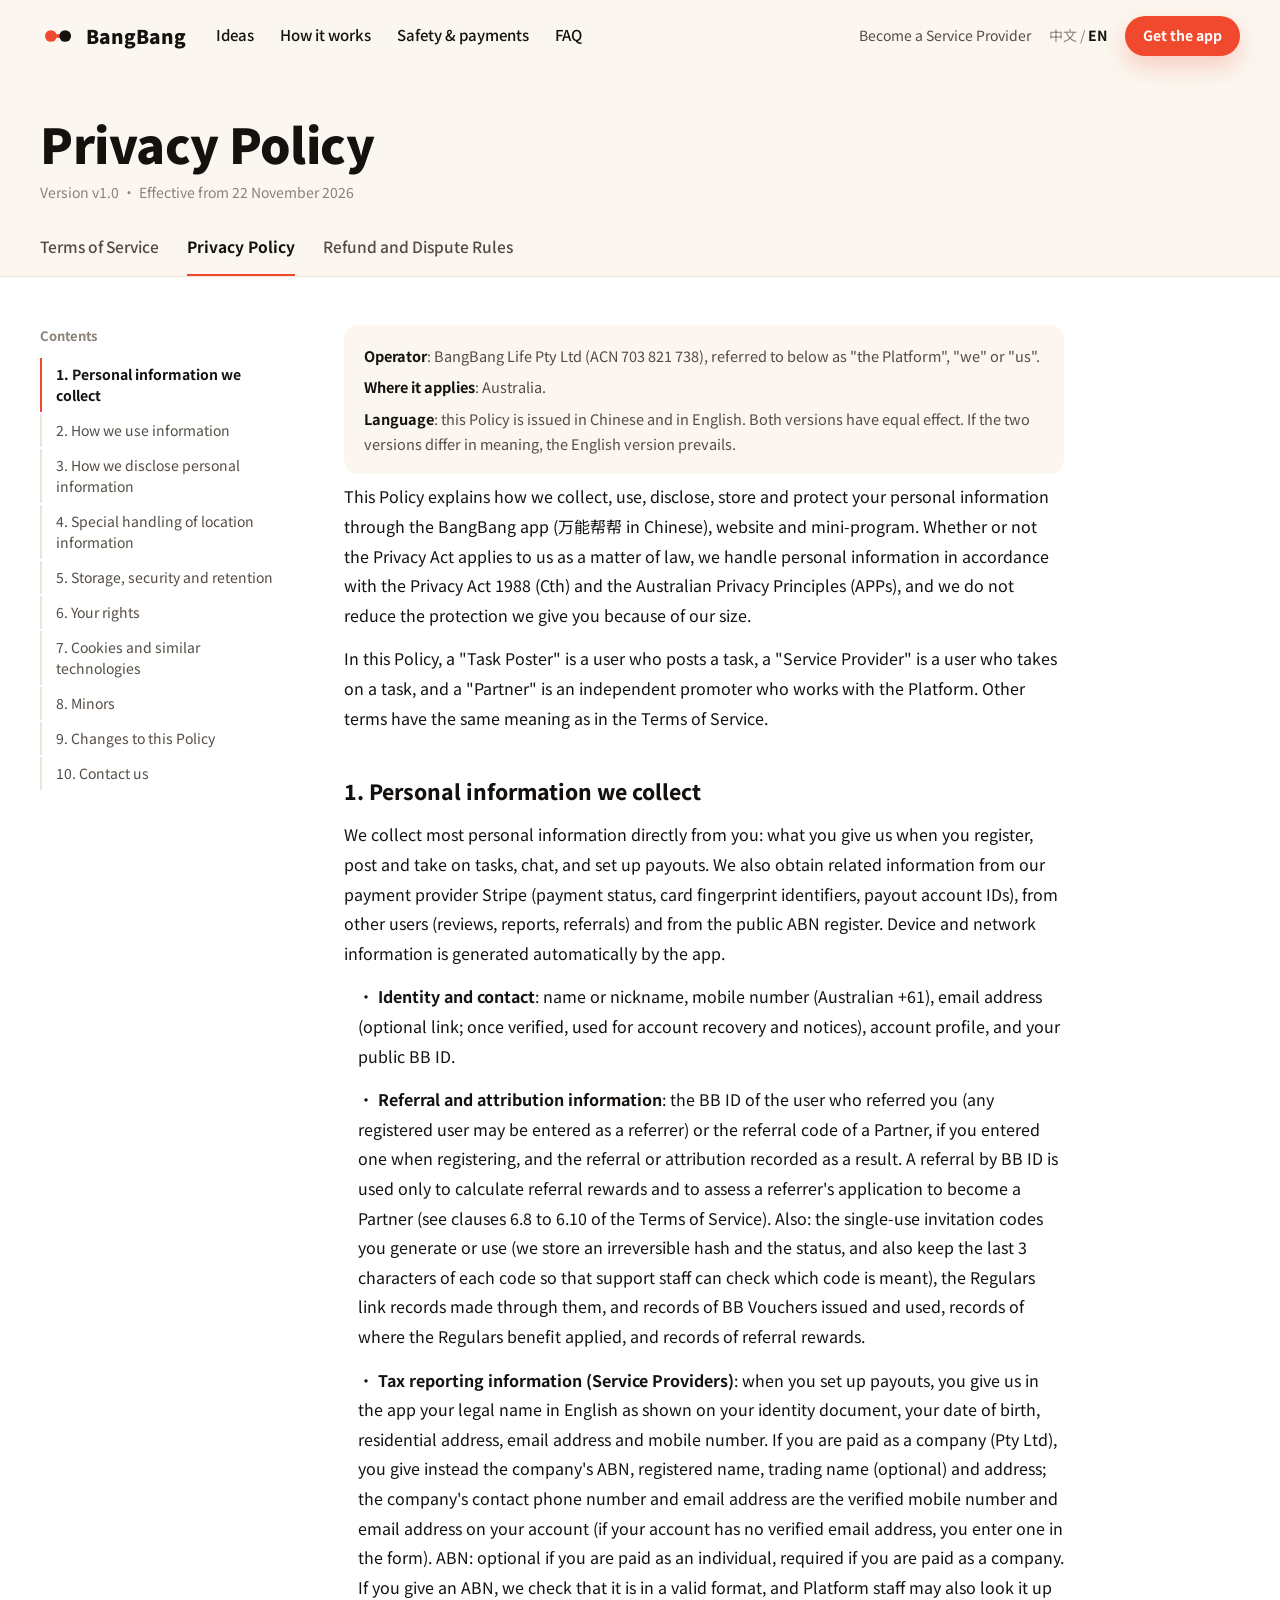
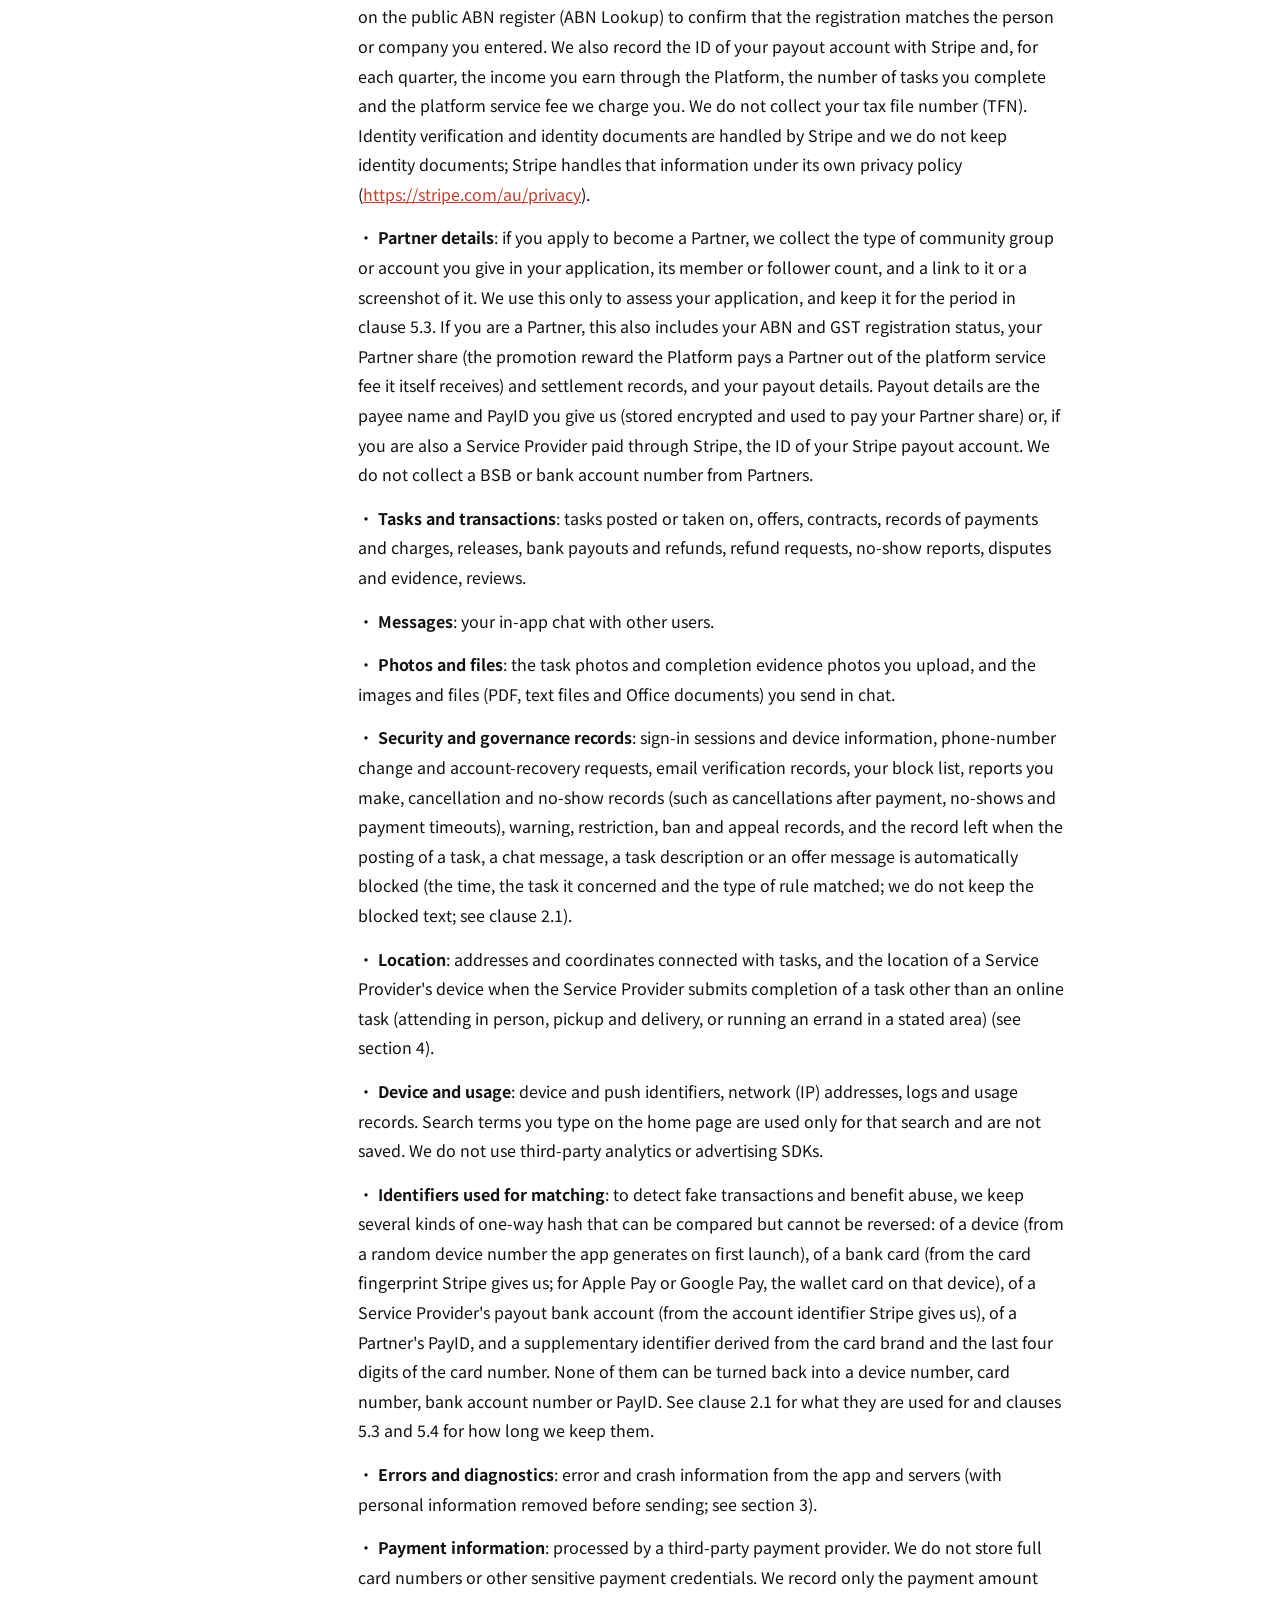
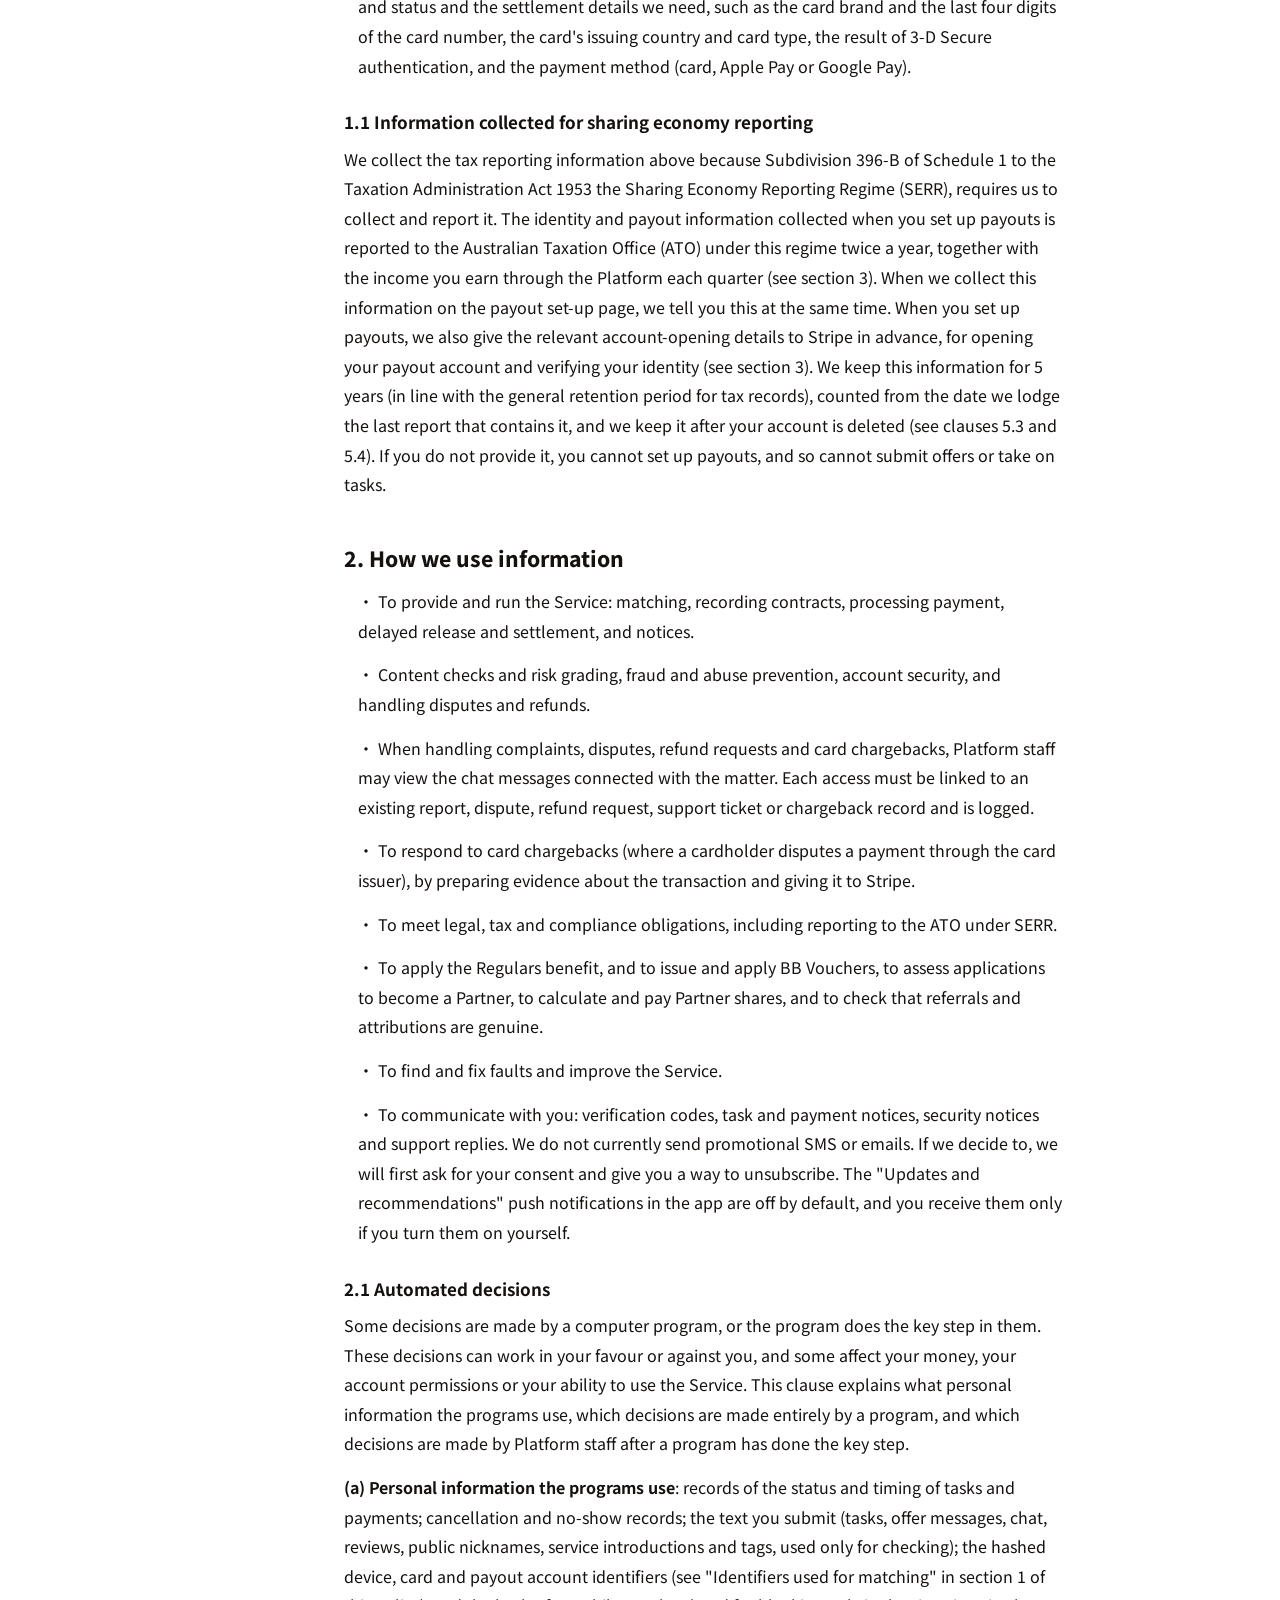
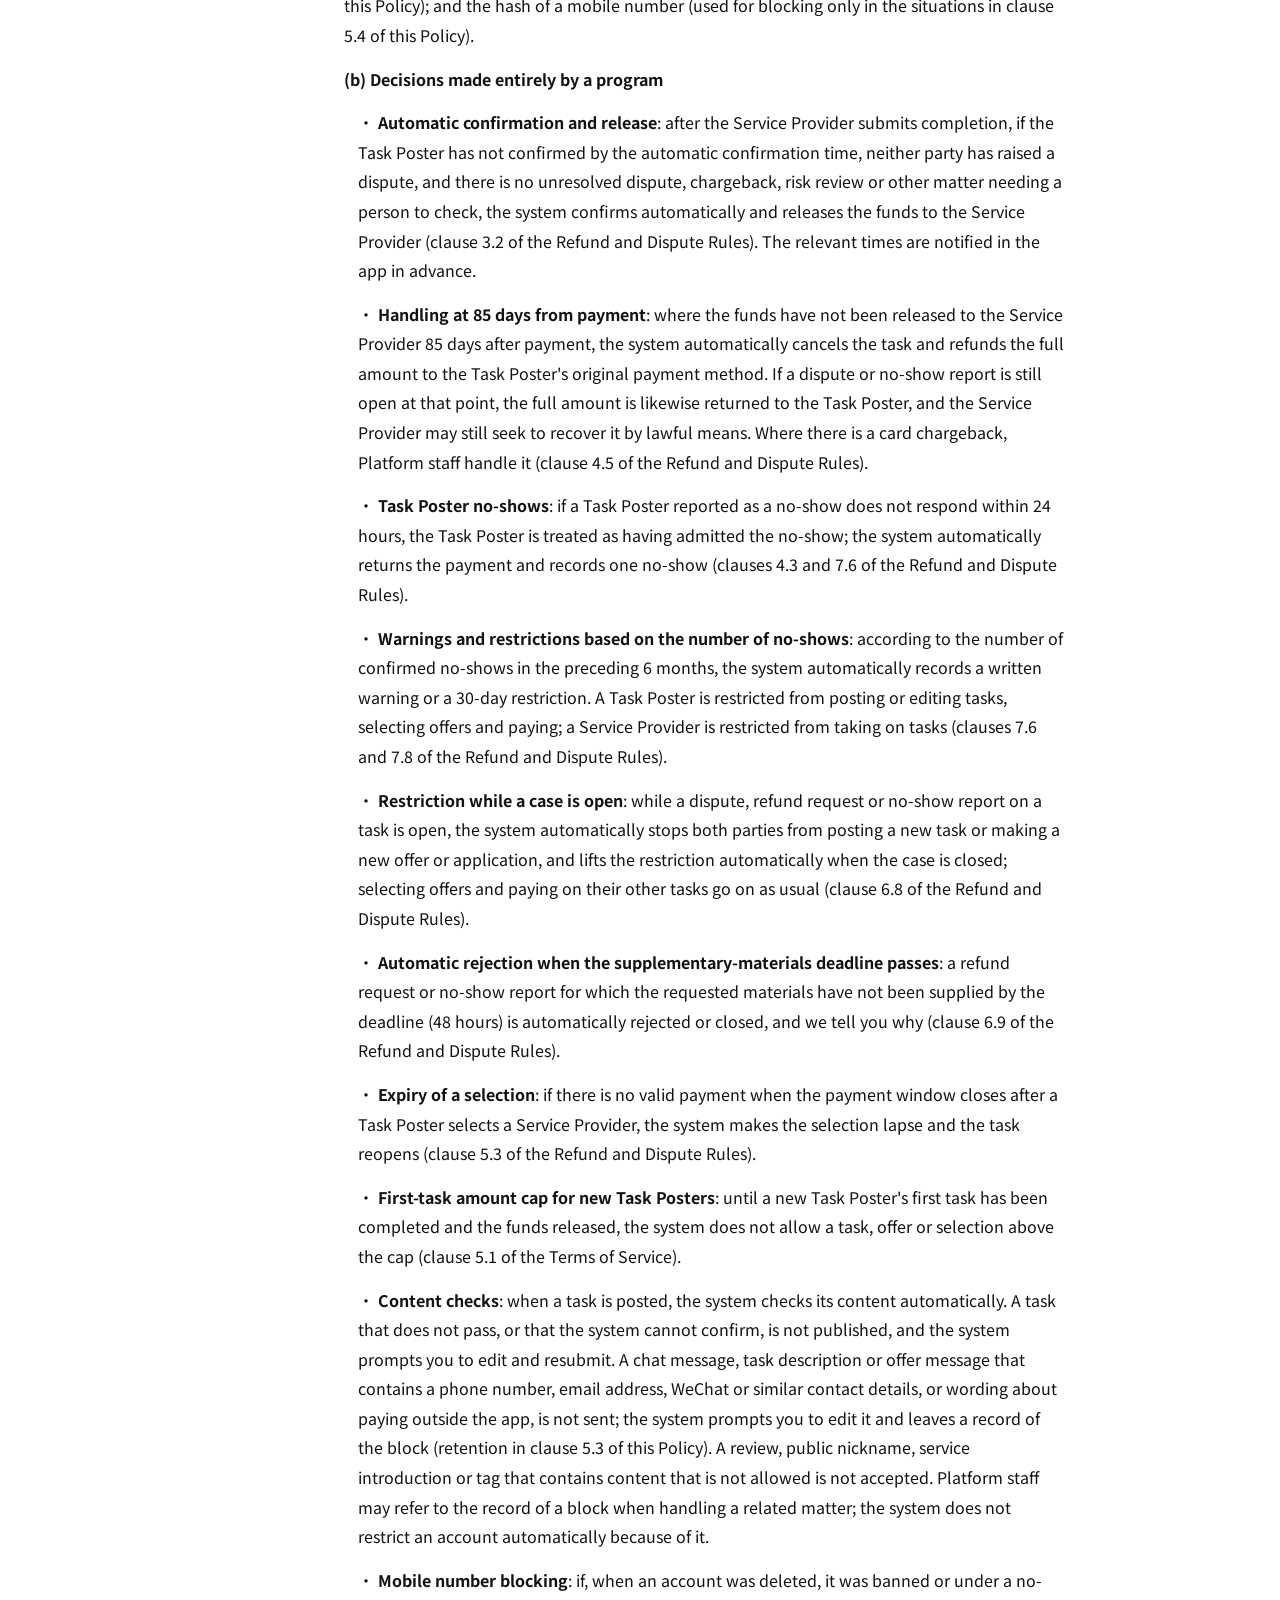
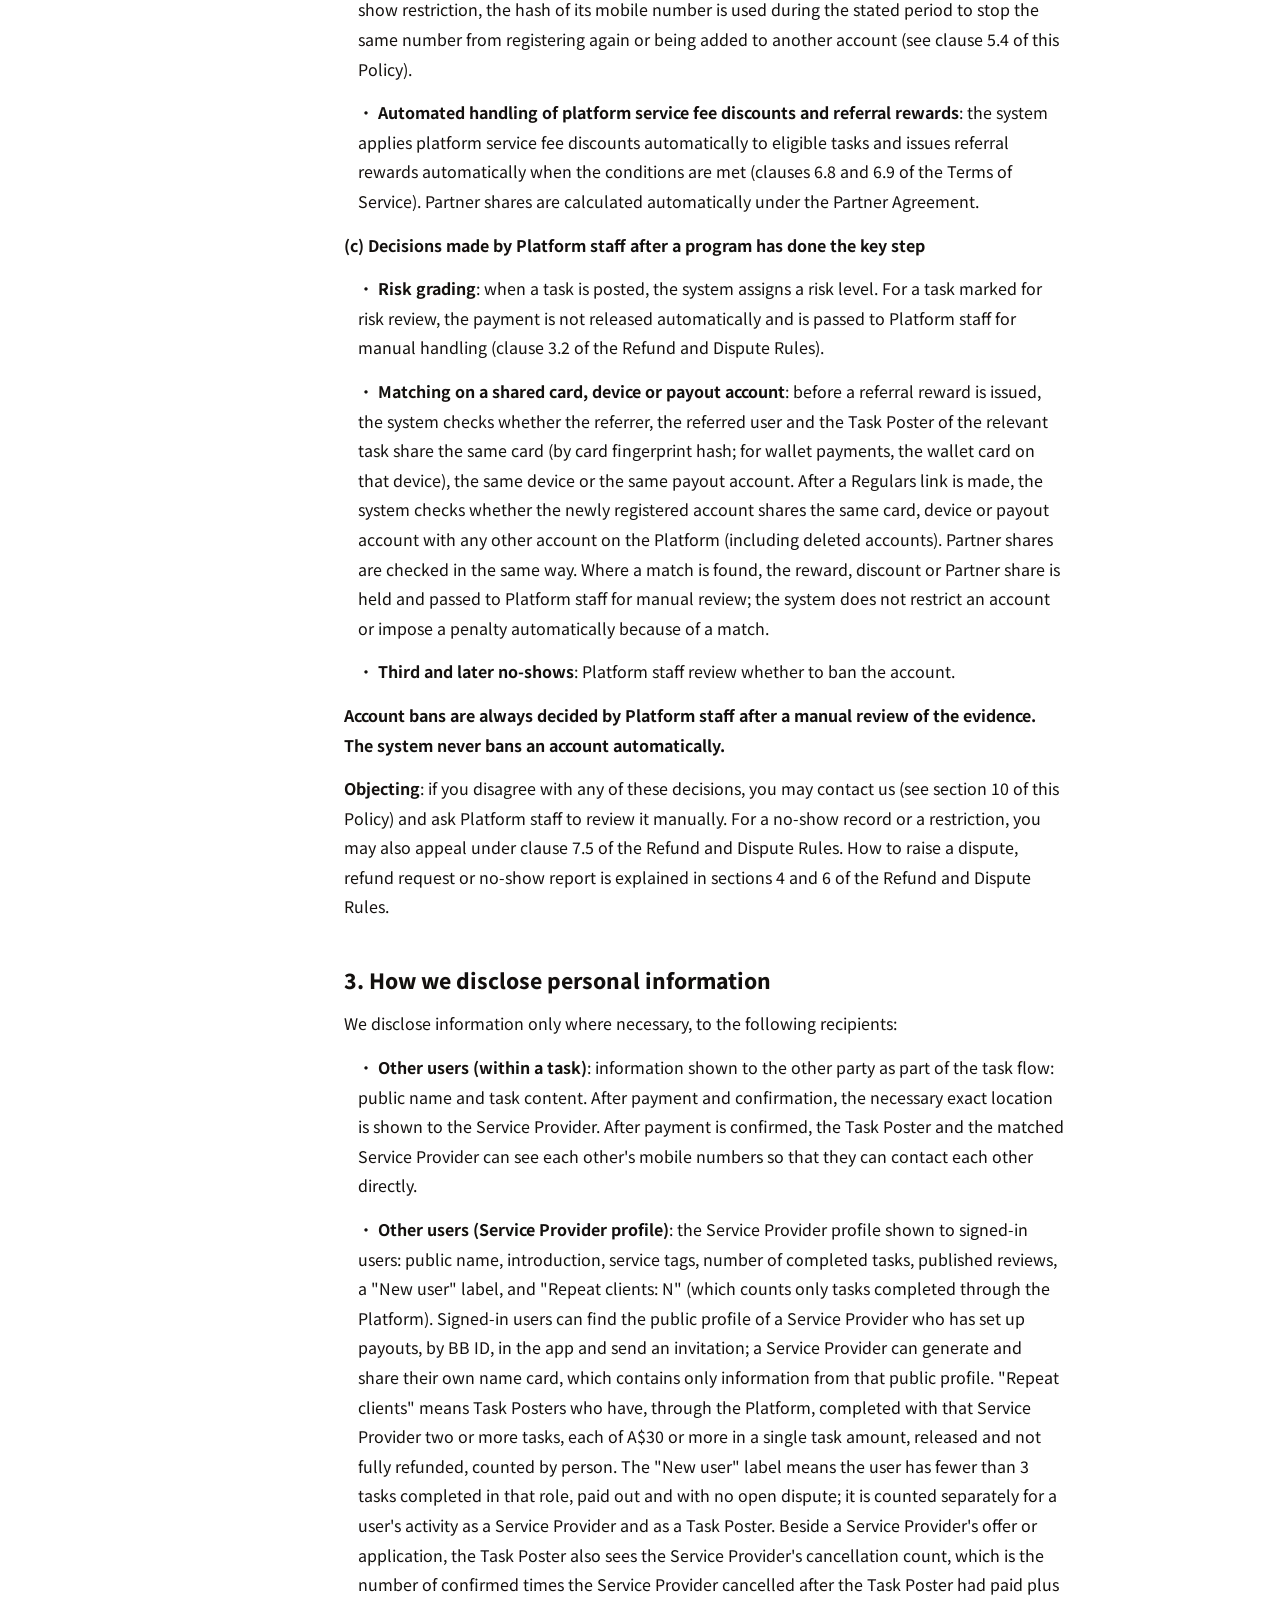
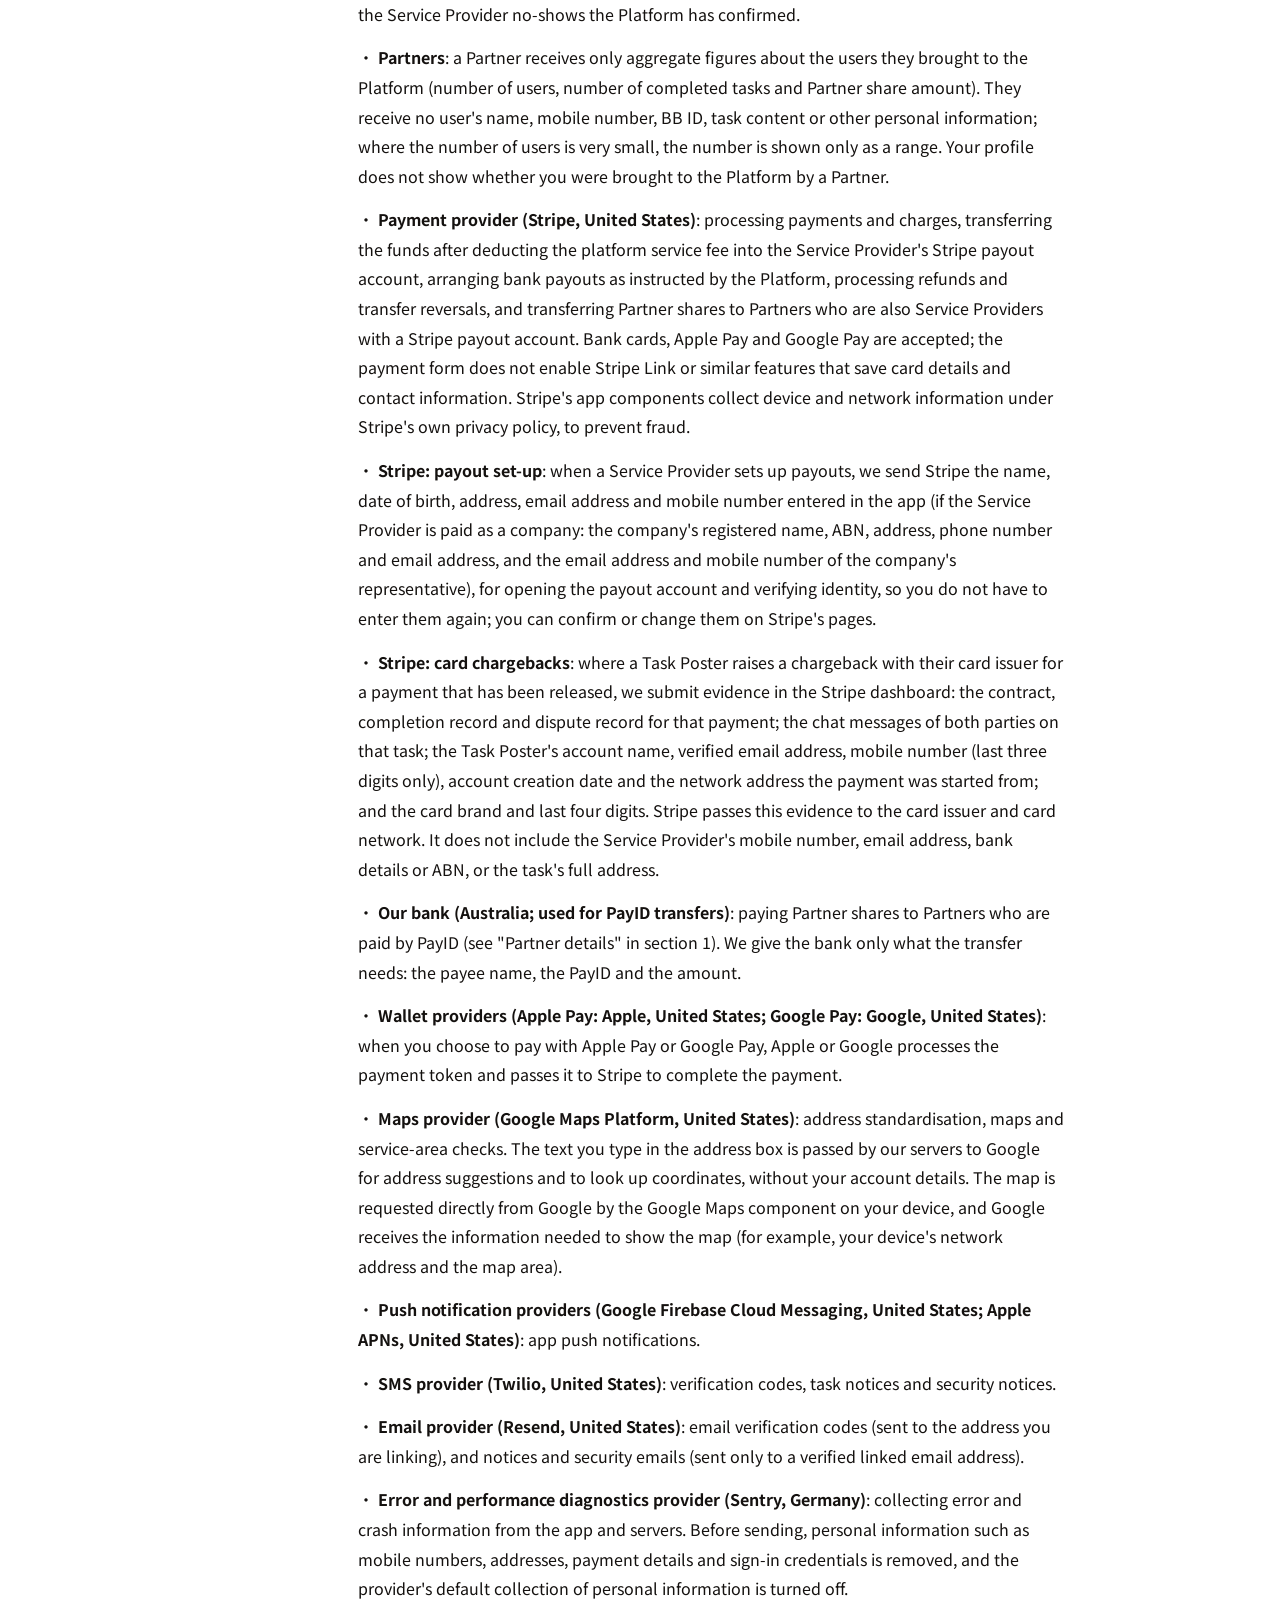
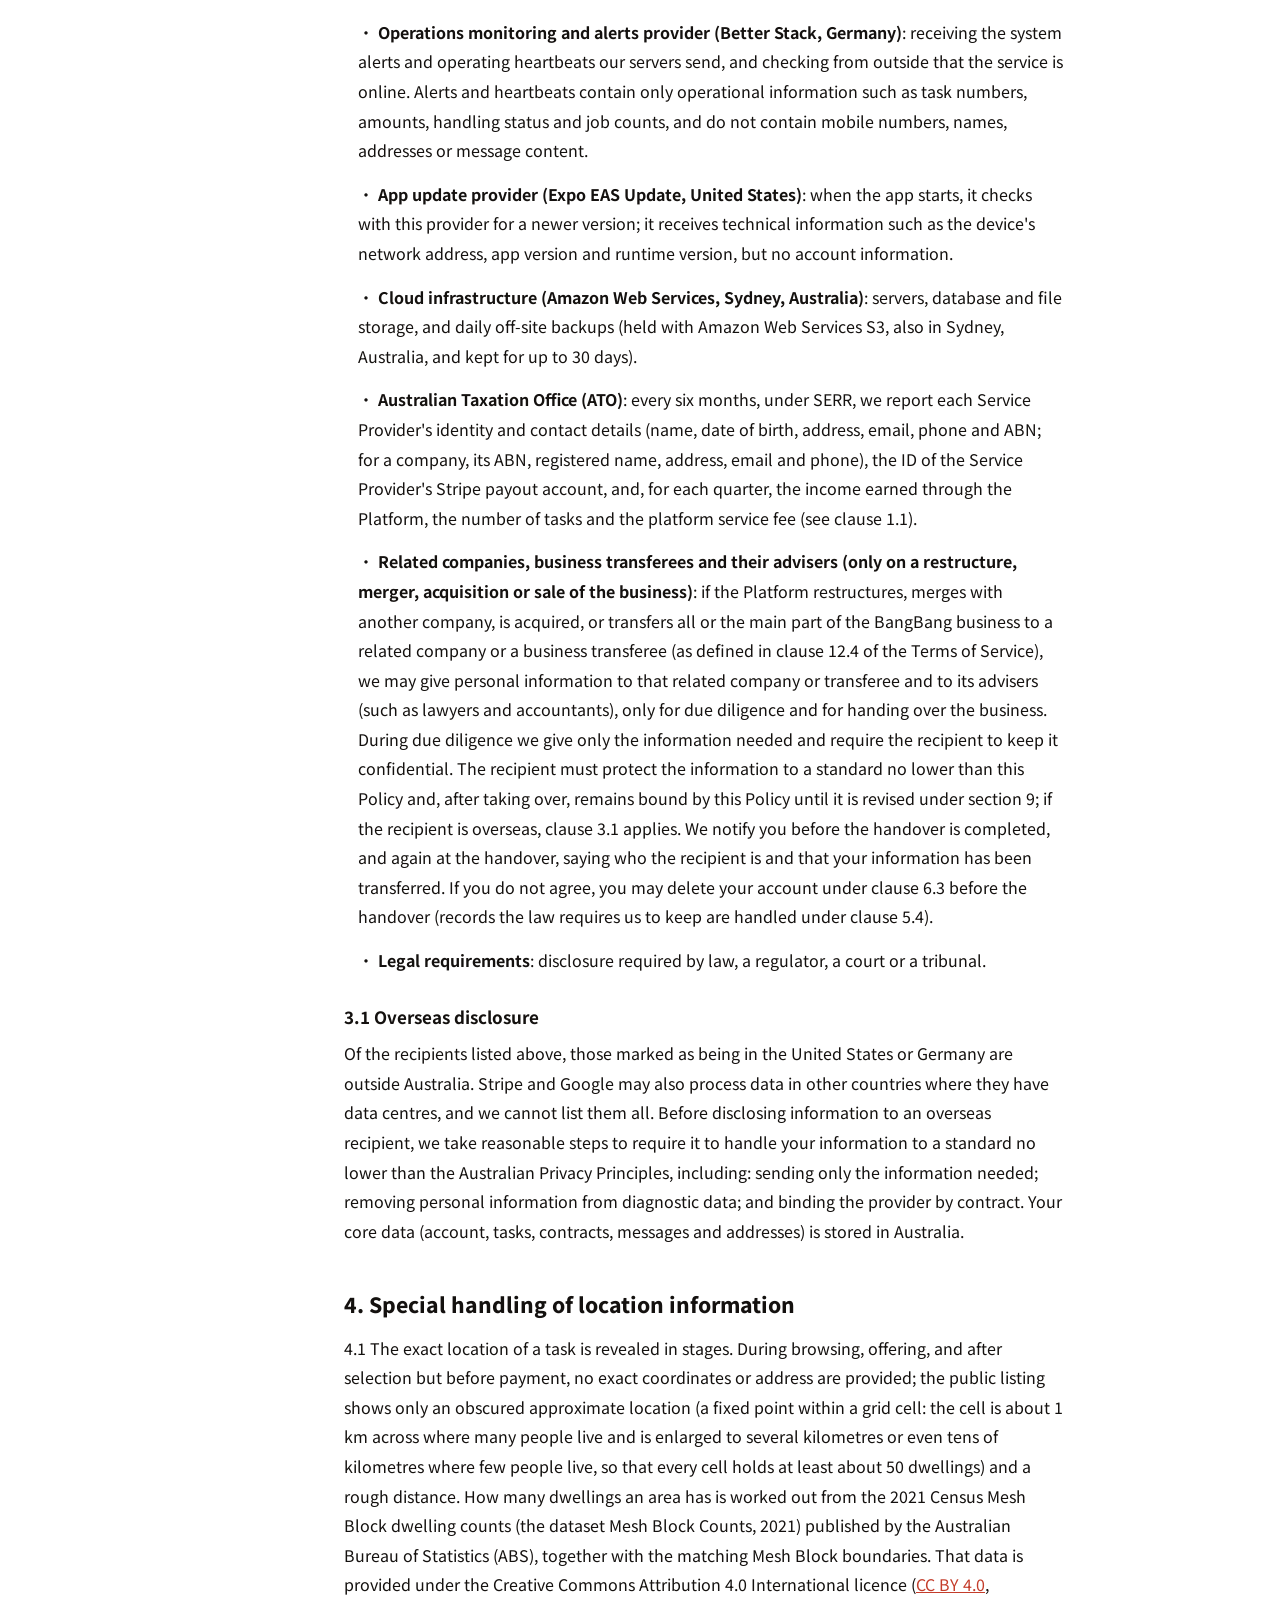
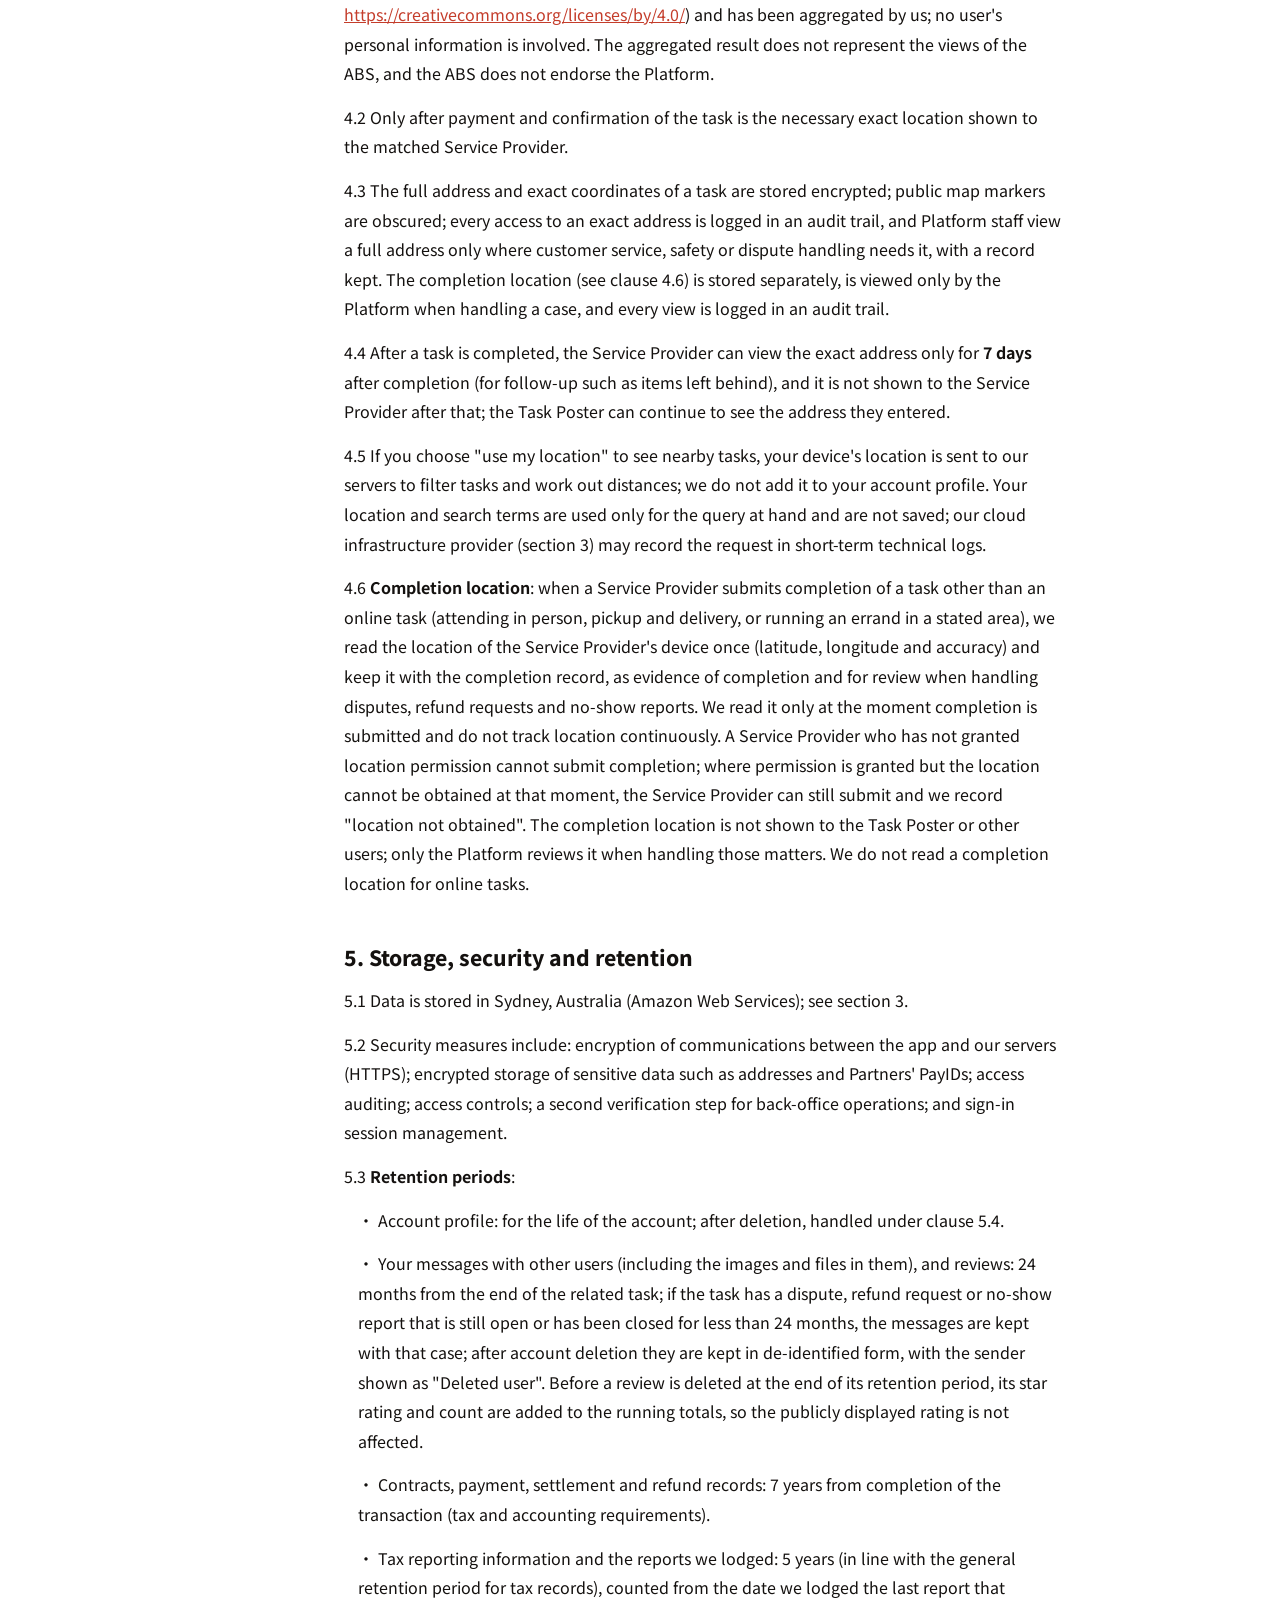
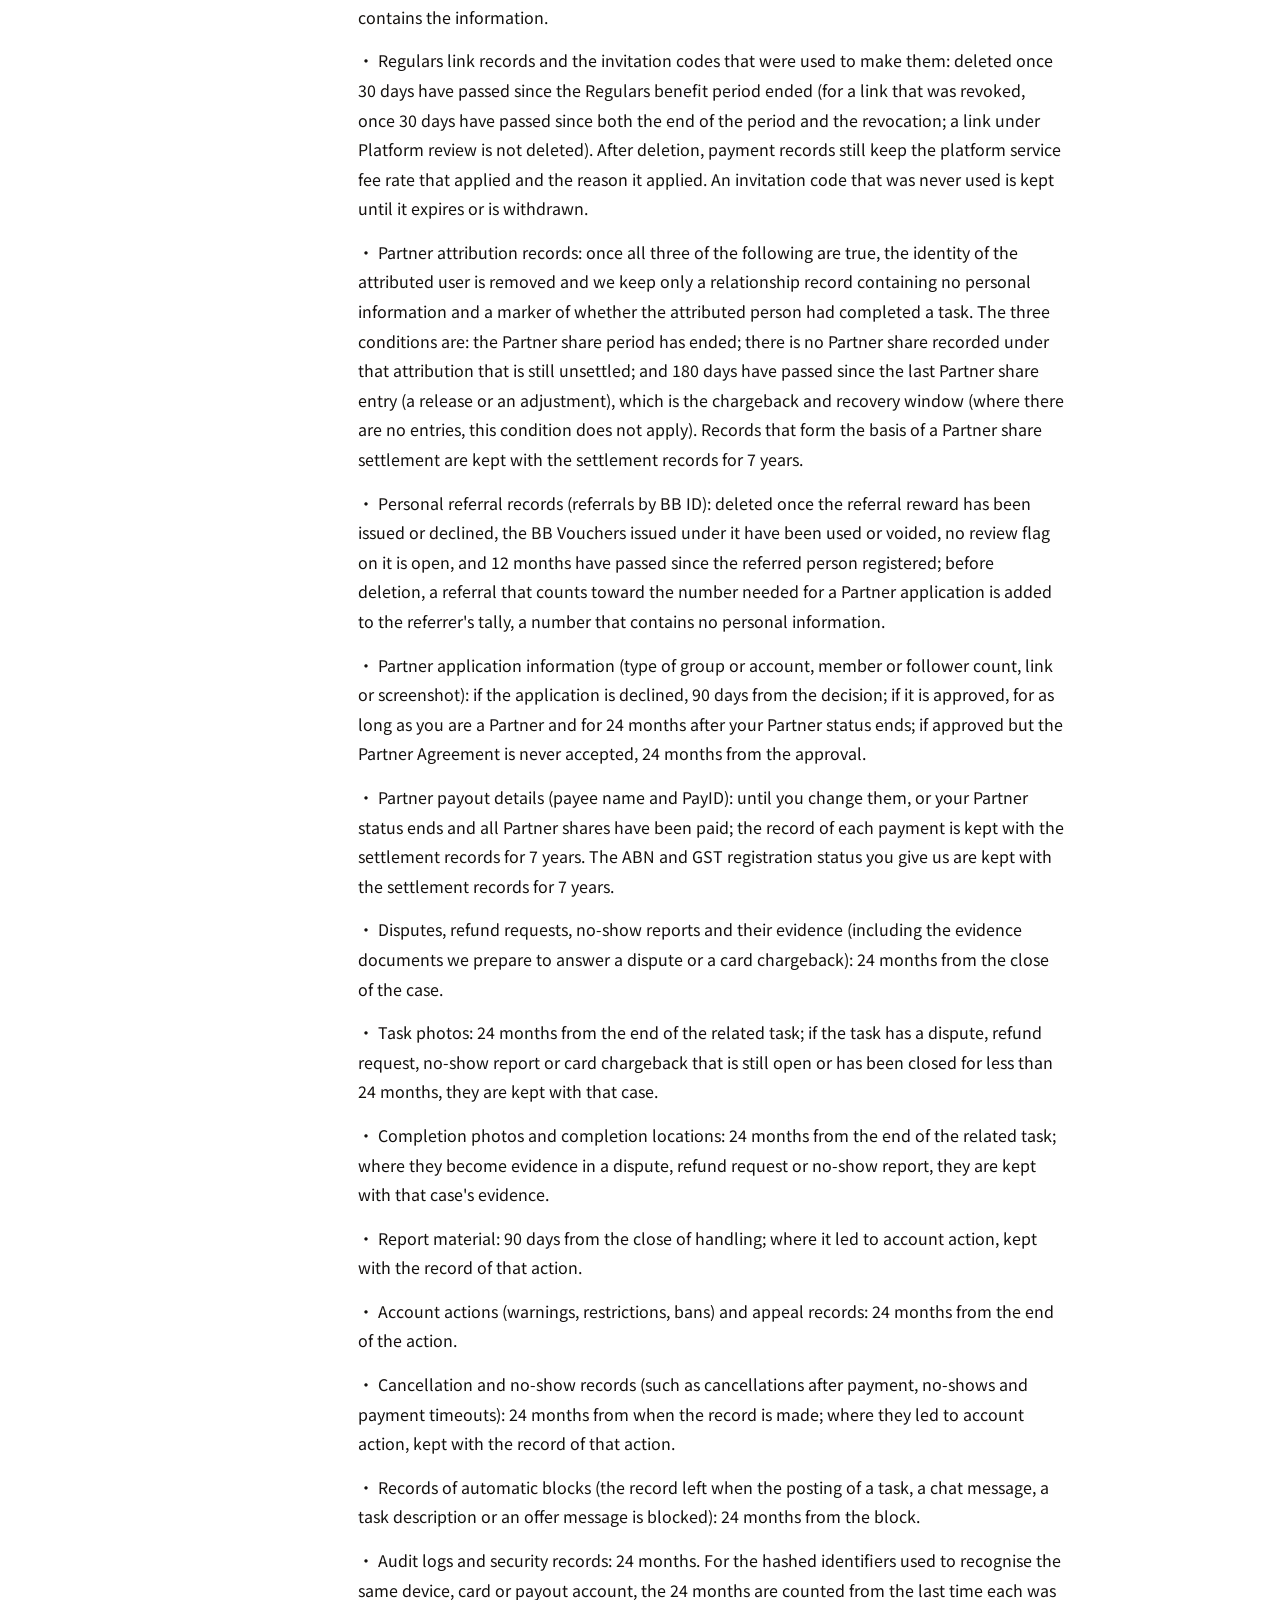
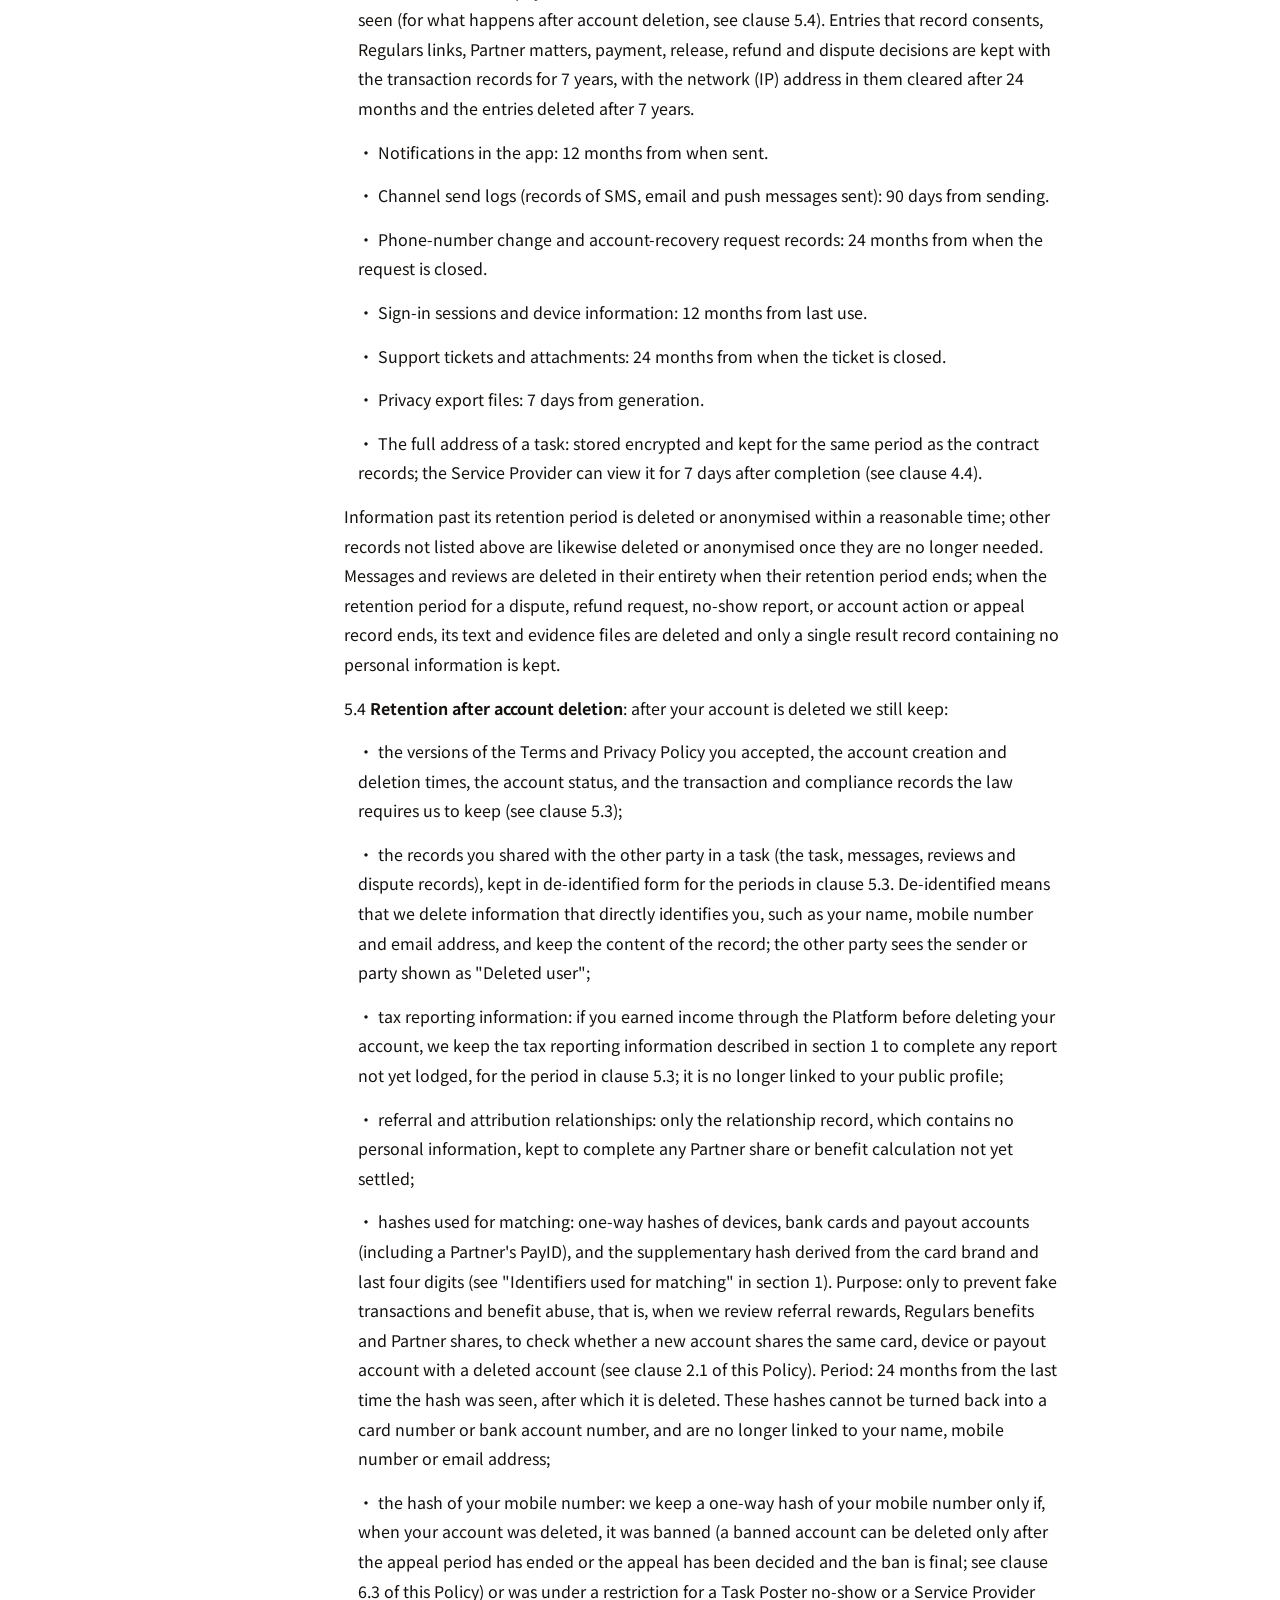
<file: legal/privacy/index.html>
<!doctype html>
<html lang="zh-CN">
<head>
<meta charset="utf-8">
<meta name="viewport" content="width=device-width, initial-scale=1">
<title>隐私政策（v1.0）· 万能帮帮</title>
<meta name="description" content="万能帮帮 隐私政策，v1.0">
<meta name="theme-color" content="#fbf7f0">
<link rel="icon" href="/brand/BangBangAppIcon.svg" type="image/svg+xml">
<link rel="icon" href="/brand/icon-192.png" type="image/png" sizes="192x192">
<link rel="apple-touch-icon" href="/brand/apple-touch-icon.png">
<link rel="alternate" hreflang="zh-CN" href="https://www.bangbanglife.com.au/zh/legal/privacy/">
<link rel="alternate" hreflang="en" href="https://www.bangbanglife.com.au/en/legal/privacy/">
<link rel="alternate" hreflang="x-default" href="https://www.bangbanglife.com.au/legal/privacy/">
<link rel="preconnect" href="https://fonts.googleapis.com">
<link rel="preconnect" href="https://fonts.gstatic.com" crossorigin>
<link rel="stylesheet" href="https://fonts.googleapis.com/css2?family=Noto+Sans+SC:wght@400;500;700;900&display=swap">
<meta property="og:type" content="website">
<meta property="og:site_name" content="万能帮帮">
<meta property="og:title" content="隐私政策（v1.0）· 万能帮帮">
<meta property="og:url" content="https://www.bangbanglife.com.au/legal/privacy/">
<meta property="og:locale" content="zh_CN">
<style>
:root{
  --ink:#14110f; --ink-2:#544c44; --ink-3:#8a8178;
  --white:#ffffff; --stage:#faeee7; --stage-2:#f4e1d6; --paper:#fbf7f0; --line:#efe4d8; --line-2:#f1d6cc;
  --coral:#f0492e; --coral-deep:#c43d2b; --coral-soft:#fff1ed;
  --night:#1a1614; --on-night:#f5efe8; --on-night-2:#a99d92;
  --f:"Noto Sans SC","PingFang SC","Hiragino Sans GB","Microsoft YaHei",system-ui,sans-serif;
  --nav-h:72px; --gut:clamp(16px,4vw,40px);
  color-scheme:light;
}
*{box-sizing:border-box}
html,body{overflow-x:clip}
body{margin:0;background:var(--white);color:var(--ink);font-family:var(--f);font-size:16px;line-height:1.65;-webkit-font-smoothing:antialiased}
img{display:block;max-width:100%}
a{color:inherit}
button{font-family:inherit}
:focus-visible{outline:2px solid var(--coral);outline-offset:3px;border-radius:8px}
.wrap{width:min(1200px,calc(100% - 2*var(--gut)));margin-inline:auto}
.sr{position:absolute;width:1px;height:1px;overflow:hidden;clip:rect(0 0 0 0);white-space:nowrap}
.btn{display:inline-flex;align-items:center;justify-content:center;gap:10px;height:50px;padding:0 24px;border-radius:999px;font-weight:700;font-size:15.5px;white-space:nowrap;cursor:pointer;border:0;text-decoration:none;transition:transform .2s,box-shadow .2s,background .2s}
.btn small{font-weight:500;font-size:12px;opacity:.8}
.btn-sm{height:40px;padding:0 18px;font-size:14px}
.btn-coral{background:var(--coral);color:#fff;box-shadow:0 10px 24px rgba(240,73,46,.25)}
.btn-coral:hover{background:var(--coral-deep)}
.btn-line{background:transparent;border:1.5px solid var(--ink);color:var(--ink)}
.nav{position:fixed;inset:0 0 auto;z-index:60;height:var(--nav-h);display:flex;align-items:center;background:rgba(250,238,231,.86);backdrop-filter:saturate(1.3) blur(14px);-webkit-backdrop-filter:saturate(1.3) blur(14px);border-bottom:1px solid transparent;transition:background .3s,border-color .3s}
.nav.sc{background:rgba(255,255,255,.9);border-bottom-color:var(--line)}
.nav .wrap{display:flex;align-items:center;gap:30px}
.brand{display:flex;align-items:center;gap:10px;font-weight:900;font-size:19px;white-space:nowrap;text-decoration:none;color:var(--ink)}
.brand svg{width:36px;height:36px;flex:none}
.logo-a{fill:var(--coral)} .logo-b{fill:var(--ink)}
.links{display:flex;gap:26px;font-size:15px;font-weight:500}
.links a{text-decoration:none}
.links a:hover{color:var(--coral)}
.nav-right{margin-left:auto;display:flex;align-items:center;gap:18px;font-size:14px}
.nav-right .sm a{text-decoration:none;color:var(--ink-2);margin-left:16px}
.nav-right .sm a:hover{color:var(--coral)}
.lang{color:var(--ink-3);white-space:nowrap} .lang b{color:var(--ink)}
.lang a{color:inherit;text-decoration:none} .lang a:hover{color:var(--coral)}
.menu-btn{display:none;width:42px;height:42px;border-radius:50%;border:1px solid var(--line);background:var(--white);color:var(--ink);cursor:pointer;place-items:center}
.menu-btn svg{width:20px;height:20px}
.drawer{position:fixed;inset:var(--nav-h) 0 auto;z-index:59;background:var(--white);border-bottom:1px solid var(--line);display:none;flex-direction:column;padding:8px var(--gut) 18px}
.drawer.open{display:flex}
.drawer a{padding:13px 0;border-bottom:1px solid var(--line);text-decoration:none;font-weight:500}
@media (max-width:1020px){.links,.nav-right .sm,.lang{display:none}.menu-btn{display:grid}}
details{border-bottom:1px solid var(--line);padding:4px 0}
summary{cursor:pointer;list-style:none;display:flex;align-items:center;justify-content:space-between;gap:16px;padding:18px 0;font-size:18px;font-weight:700}
summary::-webkit-details-marker{display:none}
summary::after{content:"";flex:none;width:12px;height:12px;border-right:2.5px solid var(--ink-3);border-bottom:2.5px solid var(--ink-3);transform:rotate(45deg) translate(-3px,-3px);transition:transform .3s}
details[open] summary::after{transform:rotate(225deg)}
details p{margin:0 0 20px;color:var(--ink-2);font-size:15.5px;line-height:1.85}
footer{background:var(--paper);color:var(--ink);padding:64px 0 40px;border-top:1px solid var(--line)}
.f-grid{display:grid;grid-template-columns:1.2fr .8fr .8fr 1fr 1.5fr;gap:28px}
footer .brand{color:var(--ink)}
.f-brand p{margin:14px 0 0;color:var(--ink-3);font-size:14px}
footer h4{margin:0 0 12px;font-size:14px;color:var(--ink-3);font-weight:700}
footer ul{list-style:none;margin:0;padding:0;display:grid;gap:8px;font-size:14px}
footer a{text-decoration:none}
footer a{color:var(--ink-2)}
footer a:hover{color:var(--coral-deep);text-decoration:underline}
.f-legal span{white-space:nowrap}
.f-k{display:block;color:var(--ink-3);font-size:13px}
.mail{display:block;white-space:nowrap}
.f-legal{display:flex;justify-content:flex-start;gap:6px 22px;flex-wrap:wrap;margin-top:48px;padding-top:22px;border-top:1px solid var(--line);font-size:12.5px;color:var(--ink-3)}
@media (max-width:900px){
  .f-grid{grid-template-columns:1fr 1fr}
  .f-brand,.f-contact{grid-column:1 / -1}
}
footer{padding-bottom:104px}
.totop{position:fixed;right:max(20px,env(safe-area-inset-right));bottom:max(20px,env(safe-area-inset-bottom));z-index:55;width:52px;height:52px;border-radius:50%;border:0;background:var(--ink);color:#fff;display:grid;place-items:center;cursor:pointer;box-shadow:0 12px 28px rgba(20,17,15,.22);opacity:0;visibility:hidden;transform:translateY(12px);transition:opacity .25s,transform .25s,visibility .25s,background .2s}
.totop.show{opacity:1;visibility:visible;transform:none}
.totop:hover{background:var(--coral)}
.totop:focus-visible{outline:3px solid var(--coral);outline-offset:3px}
.totop svg{width:22px;height:22px}
@media (max-width:900px){.totop{width:46px;height:46px;right:max(16px,env(safe-area-inset-right));bottom:max(16px,env(safe-area-inset-bottom))}}
@media (max-width:380px){
  .nav .wrap{gap:10px}
  .nav-right{gap:8px}
  .brand{gap:8px;font-size:17px}
  .brand svg{width:30px;height:30px}
  .nav .btn-sm{padding:0 12px;font-size:13.5px}
  .menu-btn{width:38px;height:38px}
}

/* ---------- 法律页（样稿 v2：页头和页尾同一种底色） ---------- */
body{background:var(--white)}
.nav,.nav.sc{background:rgba(251,247,240,.92)}
.lg-hero{background:var(--paper);border-bottom:1px solid var(--line);padding-top:var(--nav-h)}
.lg-hero .wrap{padding:44px 0 0}
.lg-hero h1{margin:0;font-weight:900;font-size:clamp(32px,4.2vw,48px);line-height:1.15;letter-spacing:-.01em}
.lg-ver{margin:10px 0 0;color:var(--ink-3);font-size:14px}
.lg-tabs{display:flex;gap:28px;margin-top:30px;overflow-x:auto;scrollbar-width:none}
.lg-tabs a{flex:none;margin-bottom:-1px;padding:0 0 14px;border-bottom:3px solid transparent;text-decoration:none;color:var(--ink-2);font-weight:500;font-size:15.5px}
.lg-tabs a[aria-current]{color:var(--ink);font-weight:700;border-bottom-color:var(--coral)}
.lg-tabs a:hover{color:var(--coral)}
.lg-main{display:grid;grid-template-columns:240px minmax(0,720px);gap:64px;padding:48px 0 96px}
.lg-toc{position:sticky;top:calc(var(--nav-h) + 28px);align-self:start;max-height:calc(100vh - var(--nav-h) - 56px);overflow:auto}
.lg-toc h2{margin:0 0 12px;font-size:13px;font-weight:700;color:var(--ink-3)}
.lg-toc ol{list-style:none;margin:0;padding:0;display:grid;gap:2px}
.lg-toc a{display:block;padding:6px 0 6px 14px;border-left:2px solid var(--line);text-decoration:none;color:var(--ink-2);font-size:14px;line-height:1.5}
.lg-toc a:hover{color:var(--coral)}
.lg-toc a.on{border-left-color:var(--coral);color:var(--ink);font-weight:700}
.lg-tocm{display:none}
.lg-body{font-size:16px;line-height:1.85;color:var(--ink);overflow-wrap:anywhere}
.lg-body p{margin:0 0 14px}
.lg-body h3{margin:44px 0 14px;font-size:21px;font-weight:800;line-height:1.4;scroll-margin-top:calc(var(--nav-h) + 20px)}
.lg-body h4{margin:28px 0 10px;font-size:17px;font-weight:700;line-height:1.5;scroll-margin-top:calc(var(--nav-h) + 20px)}
.lg-body [id]{scroll-margin-top:calc(var(--nav-h) + 20px)}
.lg-body hr{margin:36px 0 20px;border:0;border-top:1px solid var(--line)}
.lg-body em{color:var(--ink-3)}
.lg-body a{color:var(--coral-deep)}
.lg-body blockquote{margin:0 0 14px;padding:2px 0 2px 16px;border-left:3px solid var(--line-2);color:var(--ink-2)}
.lg-body .legal-list-item{padding-left:14px}
.lg-meta{padding:18px 20px;margin-bottom:8px;border-radius:14px;background:var(--paper);font-size:14.5px;line-height:1.75;color:var(--ink-2)}
.lg-meta p{margin:0 0 6px}
.lg-meta p:last-child{margin:0}
.lg-meta strong{color:var(--ink)}
@media (max-width:900px){
  .lg-hero .wrap{padding-top:28px}
  .lg-tabs{gap:22px;margin-top:22px}
  .lg-tabs a{font-size:15px}
  .lg-main{grid-template-columns:minmax(0,1fr);gap:0;padding:24px 0 72px}
  .lg-toc{display:none}
  .lg-tocm{display:block;margin:0 0 22px;padding:0;border:1px solid var(--line);border-radius:14px;background:var(--white)}
  .lg-tocm summary{padding:14px 18px 14px 16px;font-size:15px}
  .lg-tocm ol{list-style:none;margin:0;padding:0 16px 10px}
  .lg-tocm a{display:block;padding:10px 0;border-top:1px solid var(--line);text-decoration:none;color:var(--ink-2);font-size:14.5px}
  .lg-body{font-size:15.5px}
  .lg-body h3{margin:36px 0 12px;font-size:19px}
  .lg-meta{padding:14px 16px;font-size:14px}
}
</style>
</head>
<body><header class="nav" id="nav">
  <div class="wrap">
    <a class="brand" href="/zh/#top" aria-label="万能帮帮首页"><svg viewBox="0 0 100 100" aria-hidden="true"><rect class="logo-a" x="45" y="44.8" width="10.3" height="10.4"/><circle class="logo-a" cx="30.3" cy="50" r="16.3"/><circle class="logo-b" cx="70" cy="50" r="16.3"/></svg>万能帮帮</a>
    <nav class="links" aria-label="主导航"><a href="/zh/#world">灵感墙</a><a href="/zh/#how">怎么用</a><a href="/zh/#safety">安全与付款</a><a href="/zh/#faq">常见问题</a></nav>
    <div class="nav-right">
      <span class="sm"><a href="/zh/#provider">成为服务者</a></span>
      <span class="lang"><b>中文</b> / <a href="/en/legal/privacy/" lang="en">EN</a></span>
      <a class="btn btn-sm btn-coral" href="/zh/#top">下载 App</a>
      <button class="menu-btn" id="menuBtn" type="button" aria-label="打开菜单" aria-expanded="false"><svg viewBox="0 0 24 24" aria-hidden="true"><path d="M4 7h16M4 12h16M4 17h16" stroke="currentColor" stroke-width="2" stroke-linecap="round"/></svg></button>
    </div>
  </div>
</header>
<nav class="drawer" id="drawer" aria-label="菜单"><a href="/zh/#world">灵感墙</a><a href="/zh/#how">怎么用</a><a href="/zh/#safety">安全与付款</a><a href="/zh/#faq">常见问题</a><a href="/zh/#provider">成为服务者</a><a href="/zh/#top">下载 App</a><a href="/en/legal/privacy/" lang="en">English</a></nav>
<main>
<section class="lg-hero"><div class="wrap">
<h1>隐私政策</h1>
<p class="lg-ver">版本 v1.0 · 2026 年 11 月 22 日起生效</p>
<nav class="lg-tabs" aria-label="法律文件"><a href="/legal/terms/">服务条款</a><a href="/legal/privacy/" aria-current="page">隐私政策</a><a href="/legal/refund/">退款与争议规则</a></nav>
</div></section>
<div class="wrap lg-main">
<aside class="lg-toc" aria-label="目录"><h2>目录</h2><ol><li><a href="#s1">1. 我们收集的个人信息</a></li><li><a href="#s2">2. 我们如何使用信息</a></li><li><a href="#s3">3. 我们如何披露个人信息</a></li><li><a href="#s4">4. 位置信息的特别处理</a></li><li><a href="#s5">5. 存储、安全与保留</a></li><li><a href="#s6">6. 您的权利</a></li><li><a href="#s7">7. Cookie 与类似技术</a></li><li><a href="#s8">8. 未成年人</a></li><li><a href="#s9">9. 政策变更</a></li><li><a href="#s10">10. 联系我们</a></li></ol></aside>
<div class="lg-col">
<details class="lg-tocm"><summary>目录</summary><ol><li><a href="#s1">1. 我们收集的个人信息</a></li><li><a href="#s2">2. 我们如何使用信息</a></li><li><a href="#s3">3. 我们如何披露个人信息</a></li><li><a href="#s4">4. 位置信息的特别处理</a></li><li><a href="#s5">5. 存储、安全与保留</a></li><li><a href="#s6">6. 您的权利</a></li><li><a href="#s7">7. Cookie 与类似技术</a></li><li><a href="#s8">8. 未成年人</a></li><li><a href="#s9">9. 政策变更</a></li><li><a href="#s10">10. 联系我们</a></li></ol></details>

<article class="lg-body" lang="zh-CN"><div class="lg-meta"><p><span><strong>运营方</strong></span><span>：BangBang Life Pty Ltd（ACN 703 821 738），下文称「平台」或「我们」。</span></p><p><span><strong>适用地区</strong></span><span>：澳大利亚。</span></p><p><span><strong>语言</strong></span><span>：本政策有中文版和英文版，两版效力相同；两版意思不一致时，以英文版为准。</span></p></div><p><span>本政策说明我们在万能帮帮（英文名 BangBang）应用、网站和小程序上如何收集、使用、披露、存储和保护您的个人信息。无论《隐私法》是否强制适用于我们，我们都按澳大利亚《1988 年隐私法》和《澳大利亚隐私原则》（APP）处理个人信息，不因企业规模而减少对您的保护。</span></p><p><span>本政策中，「发布者」指发布任务的用户，「服务者」指承接任务的用户，「帮主」指与平台合作的独立推广方（英文 Partner）。其他词语的含义与《服务条款》一致。</span></p><h3 id="s1"><span>1. 我们收集的个人信息</span></h3><p><span>我们主要直接向您收集：您注册、发布和承接任务、聊天、开通收款时提供的信息。我们也会从支付服务商 Stripe（付款状态、卡指纹标识、收款账户编号）、其他用户（评价、举报、推荐）和公开的 ABN 登记取得相关信息；设备和网络信息由应用自动产生。</span></p><p class="legal-list-item">· <span><strong>身份与联系</strong></span><span>：姓名或昵称、手机号（澳大利亚 +61）、电子邮箱（可选绑定；验证后用于账号找回和通知）、账户资料，以及公开的「帮帮号」。</span></p><p class="legal-list-item">· <span><strong>推荐与归属信息</strong></span><span>：您注册时填写的推荐人帮帮号（任何注册用户都可以作为推荐人）或帮主的邀请码，以及据此记录的推荐或归属关系。按帮帮号记录的推荐关系，只用于计算推荐奖励和审核推荐人成为帮主的申请（见《服务条款》第 6.8～6.10 条）。另外还有：您生成或使用的一次性邀请码（只保存不可逆的哈希和状态，另保留每个邀请码的末 3 位，供客服核对）、由此建立的老客户关系记录，以及帮帮券的发放和使用记录、老客户福利的适用记录、推荐奖励记录。</span></p><p class="legal-list-item">· <span><strong>税务申报信息（服务者）</strong></span><span>：开通收款时，您在应用内填写与身份证件一致的英文姓名、出生日期、住址、电子邮箱和手机号。以公司（Pty Ltd）名义收款的，改填公司的 ABN、登记名称、经营名称（选填）和地址；公司的联系电话和邮箱，使用您账户里已验证的手机号和邮箱（账户没有已验证邮箱的，在表单里填一个）。ABN：个人收款的选填，公司收款的必填。填了 ABN 的，我们会检查格式，平台人员也可能在公开的 ABN 登记（ABN Lookup）上查询，核对它与您所填的主体一致。我们还记录您在 Stripe 的收款账户编号，以及您每个季度通过平台取得的收入、完成的任务数和平台向您收取的平台服务费。我们不收集税号（TFN）。身份核验和身份证件由 Stripe 处理，我们不保存身份证件；Stripe 按其自己的隐私政策处理这些信息（<a href="https://stripe.com/au/privacy" rel="noopener noreferrer">https://stripe.com/au/privacy</a>）。</span></p><p class="legal-list-item">· <span><strong>帮主资料</strong></span><span>：您申请成为帮主的，我们收集您在申请中填写的群或账号的类型、人数或粉丝数，以及链接或截图，只用于审核申请，保留期限见 5.3。您已是帮主的，还包括：ABN 和 GST 登记状态，分成与结算记录，以及收款资料。收款资料是您提供的收款人姓名和 PayID（加密保存，用于支付分成），或者，您同时是通过 Stripe 收款的服务者的，是您的 Stripe 收款账户编号。我们不向帮主收集 BSB 或银行账号。</span></p><p class="legal-list-item">· <span><strong>任务与交易</strong></span><span>：发布或承接的任务、报价、合同、付款与扣款、放行、银行打款与退款记录、退款申请、失约报告、争议与证据、评价。</span></p><p class="legal-list-item">· <span><strong>消息</strong></span><span>：您与其他用户在平台内的聊天记录。</span></p><p class="legal-list-item">· <span><strong>照片与文件</strong></span><span>：您上传的任务照片和完工证据照片，以及您在聊天里发送的图片和文件（PDF、文本文件和 Office 文档）。</span></p><p class="legal-list-item">· <span><strong>安全与治理记录</strong></span><span>：登录会话与设备信息、换号与账号找回申请记录、邮箱验证记录、您的拉黑名单、举报记录、取消与失约记录（付款后取消、失约、付款超时等）、警告、限制、封禁与申诉记录，以及任务发布、聊天、任务描述或报价留言被自动拦截时留下的记录（拦截的时间、所在任务和命中的规则类别；不保存被拦截的文字，见 2.1）。</span></p><p class="legal-list-item">· <span><strong>位置信息</strong></span><span>：任务相关的地址与坐标；服务者提交线上任务以外的任务（上门、取送、在指定区域办事）的完工时，其设备当时的位置（见第 4 节）。</span></p><p class="legal-list-item">· <span><strong>设备与使用</strong></span><span>：设备与推送标识、网络地址（IP）、日志与使用记录。您在首页输入的搜索词只用于当次查询，不保存。我们不接入第三方分析或广告 SDK。</span></p><p class="legal-list-item">· <span><strong>用于比对的标识</strong></span><span>：为发现虚假交易和骗取优惠，我们保存几类只能用来比对、不能还原的单向哈希值：设备（来自应用首次启动时生成的随机设备编号）、银行卡（来自 Stripe 的卡指纹标识；用 Apple Pay 或 Google Pay 付款的，对应钱包在该设备上的卡片）、服务者的收款银行账户（来自 Stripe 的账户标识）、帮主的 PayID，以及由卡品牌加卡号末四位做成的辅助标识。它们不能还原为设备编号、卡号、银行账号或 PayID。用途见 2.1，保留期限见 5.3 和 5.4。</span></p><p class="legal-list-item">· <span><strong>错误与诊断</strong></span><span>：应用和服务器的错误与崩溃信息（发送前剔除个人信息，见第 3 节）。</span></p><p class="legal-list-item">· <span><strong>支付信息</strong></span><span>：由第三方支付服务商处理。我们不存储完整卡号等敏感支付凭证，只记录付款金额、状态，以及结算所需的卡品牌与卡尾号（卡号末四位）、发卡国家与卡种、3-D Secure 验证结果和付款方式（银行卡、Apple Pay 或 Google Pay）。</span></p><h4 id="s1-1"><span>1.1 为共享经济报告收集信息</span></h4><p><span>上述税务申报信息，是《1953 年税务管理法》附表 1 第 396-B 分部，即共享经济报告制度（SERR），要求我们收集并报送的。开通收款时收集的身份和收款信息，会按这一制度每半年报送澳大利亚税务局（ATO）一次，连同您每个季度通过平台取得的收入（见第 3 节）；我们在开通收款的页面收集这些信息时，会同时告知这一点。开通收款时，我们还会把其中的开户资料预先提供给 Stripe，用于开户和身份核验（见第 3 节）。我们保存这些信息 5 年（与税务记录的一般保存期一致），自包含它的最后一次报送提交之日起算，删除账户后也会保留（见 5.3、5.4）。您不提供这些信息的，无法开通收款，也就不能提交正式报价或承接任务。</span></p><h3 id="s2"><span>2. 我们如何使用信息</span></h3><p class="legal-list-item">· <span>提供与运营服务：撮合、合同记录、付款处理、延迟放行与结算、通知。</span></p><p class="legal-list-item">· <span>内容检查与风险分级、欺诈与滥用防范、账户安全、争议与退款处理。</span></p><p class="legal-list-item">· <span>处理投诉、争议、退款申请和银行卡拒付时，平台人员可以查看相关任务的聊天记录；查看须关联已有的举报、争议、退款申请、客服工单或拒付记录，并留有记录。</span></p><p class="legal-list-item">· <span>处理银行卡拒付（持卡人通过发卡行对一笔付款提出异议）时，整理该笔交易的证据并提交给 Stripe，用于答复拒付。</span></p><p class="legal-list-item">· <span>履行法律、税务与合规义务，包括按共享经济报告制度向 ATO 报送。</span></p><p class="legal-list-item">· <span>适用老客户福利、发放和使用帮帮券，审核成为帮主的申请，计算并支付帮主的分成，并核对推荐和归属是否真实。</span></p><p class="legal-list-item">· <span>发现和修复故障，改进服务。</span></p><p class="legal-list-item">· <span>与您沟通：发送验证码、任务和付款通知、安全通知和客服回复。目前不发送推广短信或邮件；以后要发，会先征得您同意，并提供退订方式。应用推送里的「活动与推荐」推送默认关闭，只有您自己打开以后才会收到。</span></p><h4 id="s2-1"><span>2.1 自动化决策</span></h4><p><span>有些决定由计算机程序作出，或由程序完成其中关键的一步。这些决定可能对您有利，也可能不利，有的会影响您的款项、账户权限或使用服务的机会。本节说明程序用到哪些个人信息，哪些决定完全由程序作出，哪些决定由程序完成关键的一步、最终由平台人员作出。</span></p><p><span><strong>（a）程序用到的个人信息</strong></span><span>：任务和付款的状态与时间记录；取消与失约记录；您提交的文字内容（任务、报价留言、聊天、评价、公开昵称、服务介绍和标签，只用于检查）；设备、银行卡和收款账户的哈希标识（见本政策第 1 节「用于比对的标识」）；手机号的哈希（只在本政策 5.4 所述的情形用于拦截）。</span></p><p><span><strong>（b）完全由程序作出的决定</strong></span></p><p class="legal-list-item">· <span><strong>自动确认并放行</strong></span><span>：服务者提交完工后，发布者在自动确认时刻前没有确认，双方也没有发起争议，且没有未决争议、拒付、风险复核等需要人工核对的情形的，系统自动确认并把款项放给服务者（《退款与争议规则》第 3.2 条）。相关时间节点会在应用内提前告知。</span></p><p class="legal-list-item">· <span><strong>付款满 85 天的处理</strong></span><span>：自付款之日起满 85 天款项仍未放给服务者的，系统自动取消任务，并把款项全额原路退回发布者；此时争议或失约报告还没有结案的，同样全额退回发布者，服务者仍可依法另行追讨。有银行卡拒付的，由平台人员处理（《退款与争议规则》第 4.5 条）。</span></p><p class="legal-list-item">· <span><strong>发布者失约</strong></span><span>：被报告失约的发布者 24 小时内没有回应的，视为承认失约，系统自动退回款项，并记一次失约（《退款与争议规则》第 4.3、7.6 条）。</span></p><p class="legal-list-item">· <span><strong>按失约次数的警告和限制</strong></span><span>：按此前 6 个月内已确认的失约次数，系统自动记录书面警告或 30 天限制。发布者被限制发布或修改任务、选择报价和付款，服务者被限制接单（《退款与争议规则》第 7.6、7.8 条）。</span></p><p class="legal-list-item">· <span><strong>案件未结期间的限制</strong></span><span>：任务上有未结的争议、退款申请或失约报告时，系统自动限制当事双方发布新任务、提交新的报价或接单申请，结案后自动解除；双方其他已有任务的选择报价和付款照常（《退款与争议规则》第 6.8 条）。</span></p><p class="legal-list-item">· <span><strong>补件期限届满自动驳回</strong></span><span>：退款申请或失约报告在补件期限（48 小时）届满时仍未补交材料的，系统自动驳回或结案，并告知原因（《退款与争议规则》第 6.9 条）。</span></p><p class="legal-list-item">· <span><strong>选人失效</strong></span><span>：发布者选定服务者后，付款窗口届满仍无有效付款的，系统使本次选择失效，任务恢复开放（《退款与争议规则》第 5.3 条）。</span></p><p class="legal-list-item">· <span><strong>新发布者的首单金额上限</strong></span><span>：新发布者在第一个任务完成并放行之前，单个任务金额超过上限的，系统不允许发布、报价或选择（《服务条款》第 5.1 条）。</span></p><p class="legal-list-item">· <span><strong>内容检查</strong></span><span>：任务发布时，系统自动检查内容，未通过或系统无法确认的任务不会公开，系统提示修改后重新提交。聊天、任务描述和报价留言含手机号、邮箱、微信等联系方式或站外付款说法的，该条不会发出，系统提示修改，并留下一条拦截记录（保留期限见本政策 5.3）。评价、公开昵称、服务介绍和标签含不允许的内容的，不予通过。拦截记录由平台人员在处理相关事项时参考，系统不会因此自动限制账号。</span></p><p class="legal-list-item">· <span><strong>手机号拦截</strong></span><span>：删除账户时处于封禁或失约限制期的，其手机号的哈希在期限内用于拦下同一手机号重新注册或改绑到其他账号（见本政策 5.4）。</span></p><p class="legal-list-item">· <span><strong>平台服务费优惠与推荐奖励的自动处理</strong></span><span>：符合条件的任务，系统自动适用平台服务费优惠；推荐奖励在条件满足时自动发放（《服务条款》第 6.8、6.9 条）。帮主分成由系统按《帮主合作协议》自动计算。</span></p><p><span><strong>（c）由程序完成关键一步、最终由平台人员作出的决定</strong></span></p><p class="legal-list-item">· <span><strong>风险分级</strong></span><span>：任务发布时，系统给出风险等级；被标为待风险复核的任务，其付款暂不自动放行，转平台人员人工处理（《退款与争议规则》第 3.2 条）。</span></p><p class="legal-list-item">· <span><strong>共用卡、设备或收款账户的比对</strong></span><span>：发放推荐奖励前，系统比对推荐人、被推荐人和相关任务的发布者之间是否共用同一张卡（卡指纹哈希；使用钱包付款的，为该设备上的钱包卡片）、同一台设备或同一个收款账户。建立老客户关系后，系统比对新注册的账户与平台上其他账户（包括已删除的账户）是否共用同一张卡、同一台设备或同一个收款账户。帮主分成的核对同理。比对到的，奖励、优惠或分成暂缓，转平台人员人工复核；系统不会因比对结果自动限制账号或作出处罚。</span></p><p class="legal-list-item">· <span><strong>失约第三次及以后</strong></span><span>：由平台人员复核是否封禁。</span></p><p><span><strong>账户封禁一律由平台人员核查证据后决定，系统不会自动封号。</strong></span></p><p><span><strong>异议</strong></span><span>：您对上述任何决定有异议，可以联系我们（见本政策第 10 节），请平台人员人工复核。对失约记录和限制，也可以按《退款与争议规则》第 7.5 条申诉。争议、退款申请和失约报告怎样发起，见《退款与争议规则》第 4 节和第 6 节。</span></p><h3 id="s3"><span>3. 我们如何披露个人信息</span></h3><p><span>我们只在必要时，向以下接收方披露相应的信息：</span></p><p class="legal-list-item">· <span><strong>其他用户（任务中）</strong></span><span>：按任务流程向对方显示的信息：公开名、任务内容。付款并确认后，向服务者显示必要的精确地点。付款确认后，发布者与匹配的服务者可以看到对方的手机号，用于直接联系。</span></p><p class="legal-list-item">· <span><strong>其他用户（服务者资料）</strong></span><span>：向已登录用户公开的服务者资料：公开名、自我介绍、服务标签、已完成任务数、已公开的评价、「新用户」标签，以及「回头客 N 位」（只计算通过平台完成的任务）。已登录用户可以在应用内按帮帮号找到已开通收款的服务者的公开资料并发出邀请；服务者可以生成并自行分享自己的名片，名片只含这些公开资料。「回头客」指先后与该服务者在平台上完成过两个以上单笔 A$30 以上、已放行且未全额退款的任务的发布者，按人计算。「新用户」标签表示该用户以相应身份完成、已放行且没有未结争议的任务不足 3 单，服务者和发布者各按自己身份下的任务数计算。服务者的报价和接单申请旁，还会向发布者显示该服务者的取消次数，即其在发布者付款后自己取消、经确认的次数，加上平台已确认的失约次数。</span></p><p class="legal-list-item">· <span><strong>帮主</strong></span><span>：只向帮主提供其带来的用户的汇总数字（人数、完成任务数和分成金额），不提供任何用户的姓名、手机号、帮帮号、任务内容或其他个人信息；人数很少时，人数只显示区间。您的资料页也不显示您是否由帮主带来。</span></p><p class="legal-list-item">· <span><strong>支付服务商（Stripe，美国）</strong></span><span>：处理付款与扣款，把扣除平台服务费后的款项转入服务者的 Stripe 收款账户，按平台指示安排银行打款，处理退款与转账撤回，并向同时是服务者、已开通 Stripe 收款账户的帮主转账支付分成。付款支持银行卡、Apple Pay 和 Google Pay；付款表单不启用 Stripe Link 等保存卡信息与联系方式的快捷付款功能。Stripe 的应用组件会按 Stripe 自己的隐私政策收集设备和网络信息，用于防范欺诈。</span></p><p class="legal-list-item">· <span><strong>Stripe：开通收款</strong></span><span>：服务者开通收款时，我们把您在应用内填写的姓名、出生日期、地址、邮箱、手机号预先提交给 Stripe（以公司名义收款的，改为提交公司的登记名称、ABN、地址、电话和邮箱，以及公司代表人的邮箱和手机号），用于开户和身份核验，免去重复填写；您可以在 Stripe 的页面上确认或修改。</span></p><p class="legal-list-item">· <span><strong>Stripe：银行卡拒付</strong></span><span>：发布者就已放行的付款向发卡行发起拒付的，我们会在 Stripe 后台提交答辩证据：与该笔付款相关的合同、完工记录和争议记录，双方在该任务内的聊天记录，发布者的账户名称、已验证的邮箱、手机号（只显示末三位）、账户创建时间和付款发起时的网络地址，以及卡品牌和卡尾号。Stripe 把这些证据转交发卡行和卡组织。证据不含服务者的手机号、邮箱、银行资料或 ABN，也不含任务的完整地址。</span></p><p class="legal-list-item">· <span><strong>我们的开户银行（澳大利亚；用于 PayID 转账）</strong></span><span>：向通过 PayID 收取分成的帮主转账（见第 1 节「帮主资料」）。我们只向银行提供转账所需的信息：收款人姓名、PayID 和金额。</span></p><p class="legal-list-item">· <span><strong>钱包服务商（Apple Pay：Apple，美国；Google Pay：Google，美国）</strong></span><span>：您选择 Apple Pay 或 Google Pay 付款时，由 Apple 或 Google 处理付款令牌，再交给 Stripe 完成付款。</span></p><p class="legal-list-item">· <span><strong>地图服务商（Google Maps Platform，美国）</strong></span><span>：地址标准化、地图与服务范围。您在地址输入框里输入的文字，由我们的服务器转发给 Google 做地址联想和查询坐标，不附带您的账号信息。地图由您设备上的 Google 地图组件直接向 Google 请求，Google 会收到显示地图所需的信息（例如设备的网络地址和地图区域）。</span></p><p class="legal-list-item">· <span><strong>推送服务商（Google Firebase Cloud Messaging，美国；Apple APNs，美国）</strong></span><span>：应用推送通知。</span></p><p class="legal-list-item">· <span><strong>短信服务商（Twilio，美国）</strong></span><span>：验证码、任务通知、安全通知。</span></p><p class="legal-list-item">· <span><strong>邮件服务商（Resend，美国）</strong></span><span>：邮箱验证码（发往您正在绑定的邮箱），以及通知与安全邮件（只发往已验证的绑定邮箱）。</span></p><p class="legal-list-item">· <span><strong>错误与性能诊断服务商（Sentry，德国）</strong></span><span>：收集应用和服务器的错误与崩溃信息。发送前会剔除手机号、地址、付款信息和登录凭证等个人信息，并关闭默认的个人信息采集。</span></p><p class="legal-list-item">· <span><strong>运维监控与告警服务商（Better Stack，德国）</strong></span><span>：接收我们服务器发出的系统告警和运行心跳，并从外部检查服务是否在线。告警和心跳只含任务编号、金额、处理状态和作业计数等运行信息，不含手机号、姓名、地址或聊天内容。</span></p><p class="legal-list-item">· <span><strong>应用更新服务商（Expo EAS Update，美国）</strong></span><span>：应用启动时会向其查询是否有新版本；其会收到设备的网络地址、应用版本、运行时版本等技术信息，不含账户资料。</span></p><p class="legal-list-item">· <span><strong>云基础设施（Amazon Web Services，澳大利亚悉尼）</strong></span><span>：服务器、数据库、文件存储，以及每日异地备份（同在悉尼的 Amazon Web Services S3，最长保留 30 天）。</span></p><p class="legal-list-item">· <span><strong>澳大利亚税务局（ATO）</strong></span><span>：依据共享经济报告制度，每半年报送一次服务者的身份与联系信息（姓名、出生日期、地址、邮箱、电话、ABN；公司为 ABN、登记名称、地址、邮箱、电话）、服务者在 Stripe 的收款账户编号，以及每个季度通过平台取得的收入、任务数和平台服务费（见 1.1）。</span></p><p class="legal-list-item">· <span><strong>关联公司、业务受让方及其顾问（仅在重组、合并、收购或出售业务时）</strong></span><span>：平台重组、与其他公司合并、被收购，或把万能帮帮的全部或主要业务转让给关联公司或业务受让方（含义见《服务条款》第 12.4 条）时，我们可以把个人信息提供给该关联公司或受让方及其律师、会计等顾问，只用于尽职调查和业务交接。尽职调查阶段只提供必要的信息，并要求接收方保密。接收方须按不低于本政策的标准保护这些信息，接手后继续受本政策约束，直到按第 9 节修订；接收方在境外的，适用 3.1。我们会在交接完成前通知您，并在交接时再次通知您接收方是谁以及您的信息已经转移；您不同意的，可以在交接前按 6.3 删除账户（法律要求保留的记录仍按 5.4 处理）。</span></p><p class="legal-list-item">· <span><strong>法律要求</strong></span><span>：依法律、监管机构或法院、审裁处的要求披露。</span></p><h4 id="s3-1"><span>3.1 境外披露</span></h4><p><span>上列接收方中，标注为美国或德国的位于境外。Stripe 和 Google 还可能在其数据中心所在的其他国家处理数据，我们无法逐一列出。向境外接收方披露前，我们会采取合理步骤，要求其按不低于《澳大利亚隐私原则》的标准处理您的信息，包括：只传送必要的信息；剔除诊断数据中的个人信息；通过合同约束服务商。您的核心数据（账户、任务、合同、消息、地址）存储在澳大利亚。</span></p><h3 id="s4"><span>4. 位置信息的特别处理</span></h3><p id="s4-1"><span>4.1 任务的精确地点分阶段揭示：浏览、报价和已选定未付款阶段不提供精确坐标或地址，公开阶段只显示经模糊化处理的大致位置（一个格子里的固定点：住户多的地方格子约 1 公里，住户少的地方会放大到几公里甚至几十公里，保证每个格子里至少约有 50 户人家）与粗略距离。判断住户多少，用的是澳大利亚统计局（ABS）发布的 2021 年人口普查 Mesh Block 住宅数（数据集 Mesh Block Counts, 2021）及对应的 Mesh Block 边界，该数据依 Creative Commons Attribution 4.0 国际许可协议（<a href="https://creativecommons.org/licenses/by/4.0/" rel="noopener noreferrer">CC BY 4.0</a>，<a href="https://creativecommons.org/licenses/by/4.0/" rel="noopener noreferrer">https://creativecommons.org/licenses/by/4.0/</a>）提供，经本平台汇总处理，不涉及任何用户的个人信息；汇总结果不代表 ABS 的观点，也不表示 ABS 认可本平台。</span></p><p id="s4-2"><span>4.2 只在付款且任务确认后，向匹配到的服务者显示必要的精确地点。</span></p><p id="s4-3"><span>4.3 任务的完整地址与精确坐标加密存储；公开地图标记经过模糊化处理；每次对精确地址的访问都记录审计日志；平台人员只在客服、安全、争议处理需要时才查看完整地址，并留有记录。完工位置（见 4.6）单独保存，只有平台在处理案件时查看，每次查看都记录审计日志。</span></p><p id="s4-4"><span>4.4 任务完成后，服务者只能在完成后 </span><span><strong>7 天</strong></span><span>内查看精确地址（用于遗落物品等善后），之后不再向其展示；发布者可以继续查看自己填写的地址。</span></p><p id="s4-5"><span>4.5 您主动选择「使用我的位置」查看附近任务时，设备的位置会发送给我们的服务器，用于筛选任务和计算距离；我们不把它记入您的账户资料。位置和搜索词只用于当次查询，不保存；我们的云基础设施服务商（第 3 节）可能在短期技术日志里记录请求。</span></p><p id="s4-6"><span>4.6 </span><span><strong>完工位置</strong></span><span>：服务者提交线上任务以外的任务（上门、取送、在指定区域办事）的完工时，我们读取一次其设备当时的位置（经纬度和精度），与完工记录一起保存，用作完工证明，并在处理争议、退款申请和失约报告时查看。我们只在提交完工的那一刻读取，不持续追踪位置。没有授予定位权限的，不能提交完工；已授予权限但一时取不到位置的，可以提交，我们记录为「位置未取到」。完工位置不向发布者或其他用户显示；只有平台在处理上述事项时查看。线上任务不读取完工位置。</span></p><h3 id="s5"><span>5. 存储、安全与保留</span></h3><p id="s5-1"><span>5.1 数据存储在澳大利亚悉尼（Amazon Web Services），详见第 3 节。</span></p><p id="s5-2"><span>5.2 安全措施包括：应用与服务器之间的通信全程加密（HTTPS）；地址、帮主的 PayID 等敏感数据加密存储；访问审计；权限控制；后台操作的二次验证；登录会话管理。</span></p><p id="s5-3"><span>5.3 </span><span><strong>保留期限</strong></span><span>：</span></p><p class="legal-list-item">· <span>账户资料：账户存续期间；删除账户后按 5.4 处理。</span></p><p class="legal-list-item">· <span>您与其他用户的聊天消息（包括其中的图片和文件）和评价：自相关任务结束起 24 个月；任务有尚未结案或结案未满 24 个月的争议、退款申请或失约报告的，聊天随该案件保留；删除账户后以去标识方式保留，发送者显示为「已注销用户」。评价到期删除前，其星级和数量已计入累计评分，公开显示的累计评分不受影响。</span></p><p class="legal-list-item">· <span>合同、付款、结算与退款记录：自交易完成起 7 年（税务与会计要求）。</span></p><p class="legal-list-item">· <span>税务申报信息与已提交的报送文件：5 年（与税务记录的一般保存期一致），自包含该信息的最后一次报送提交之日起算。</span></p><p class="legal-list-item">· <span>老客户关系记录及其已使用的一次性邀请码：老客户福利期结束后满 30 天删除（关系被撤销的，须福利期结束和撤销都已满 30 天；平台复核中的不删）。删除后，付款记录仍保留当时适用的平台服务费率和适用原因。从未使用的邀请码，保留到过期或撤回时为止。</span></p><p class="legal-list-item">· <span>帮主归属记录：同时满足三个条件后，去掉其中被带来的用户的身份，只保留不含个人信息的关系记录和一个标记（被带来的人是否完成过任务）。三个条件是：分成期已结束；该归属名下没有已记账而未结算的分成；最后一笔分成账目（放行或调整）距今满 180 天，这是拒付和追回的期限（没有分成账目的，不需要这一条）。作为分成结算依据的记录，随结算记录保留 7 年。</span></p><p class="legal-list-item">· <span>个人推荐记录（按帮帮号的推荐）：推荐奖励已发放或已被拒绝、由它发出的帮帮券已用完或作废、没有待处理的复核标记，且被推荐人注册满 12 个月后删除；删除前，已计入推荐人申请成为帮主所需人数的，累计成一个不含个人信息的数字。</span></p><p class="legal-list-item">· <span>帮主申请信息（群或账号的类型、人数或粉丝数、链接或截图）：申请未获批准的，自决定起 90 天；获批准的，保留到您的帮主身份结束后 24 个月；获批准但未接受《帮主合作协议》的，自批准之日起 24 个月。</span></p><p class="legal-list-item">· <span>帮主收款资料（收款人姓名和 PayID）：保留到您更换它们，或您的帮主身份结束且分成全部付清；每次打款的记录随结算记录保留 7 年。您提供的 ABN 和 GST 登记状态，随结算记录保留 7 年。</span></p><p class="legal-list-item">· <span>争议、退款申请、失约报告及其证据（包括我们为答复争议或银行卡拒付整理的证据文件）：自案件结案起 24 个月。</span></p><p class="legal-list-item">· <span>任务照片：自相关任务结束起 24 个月；任务有尚未结案或结案未满 24 个月的争议、退款申请、失约报告或银行卡拒付的，随该案件保留。</span></p><p class="legal-list-item">· <span>完工照片和完工位置：自相关任务结束起 24 个月；成为争议、退款申请或失约报告证据的，随该案件的证据保留。</span></p><p class="legal-list-item">· <span>举报材料：自处理完成起 90 天；导致账户处置的，随处置记录保留。</span></p><p class="legal-list-item">· <span>账户处置（警告、限制、封禁）与申诉记录：自处置结束起 24 个月。</span></p><p class="legal-list-item">· <span>取消与失约记录（付款后取消、失约、付款超时等）：自记录产生起 24 个月；据此作出账户处置的，随处置记录保留。</span></p><p class="legal-list-item">· <span>被自动拦截的记录（任务发布、聊天、任务描述和报价留言被拦截时留下的记录）：自拦截起 24 个月。</span></p><p class="legal-list-item">· <span>审计日志与安全记录：24 个月。其中用于识别同一设备、同一张卡或同一个收款账户的哈希标识，自最后一次出现起算（删除账户后的情形见 5.4）；记录同意、老客户、帮主、付款、放行、退款与争议处理决定的条目，随交易记录保留 7 年，其中的网络地址（IP）在 24 个月后清空，7 年后删除。</span></p><p class="legal-list-item">· <span>站内通知：自发出起 12 个月。</span></p><p class="legal-list-item">· <span>渠道发送日志（短信、邮件和推送的发送记录）：自发送起 90 天。</span></p><p class="legal-list-item">· <span>换号和账号找回申请记录：自办结起 24 个月。</span></p><p class="legal-list-item">· <span>登录会话和设备信息：自最后一次使用起 12 个月。</span></p><p class="legal-list-item">· <span>客服工单及附件：自工单关闭起 24 个月。</span></p><p class="legal-list-item">· <span>隐私导出文件：生成后 7 天。</span></p><p class="legal-list-item">· <span>任务的完整地址：加密保存，随合同记录的保留期处理；服务者完成后 7 天内可以查看，见 4.4。</span></p><p><span>超过保留期的，我们会在合理期限内删除或匿名化；上面没有列明的其他记录，在不再需要时同样删除或匿名化。聊天消息和评价到期后整条删除；争议、退款申请、失约报告以及账户处置与申诉记录到期后，删除其中的正文和证据文件，只保留一条不含个人信息的结果记录。</span></p><p id="s5-4"><span>5.4 </span><span><strong>删除账户后的保留</strong></span><span>：账户删除后，我们仍保留：</span></p><p class="legal-list-item">· <span>您曾接受的条款与隐私政策版本、账户创建与删除时间、账户状态，以及法律要求保留的交易与合规记录（见 5.3）。</span></p><p class="legal-list-item">· <span>您在任务中与对方共享的记录（任务、聊天消息、评价、争议记录），以去标识方式按 5.3 的期限保留。去标识是指删除您的姓名、手机号、邮箱等能直接识别您的信息，保留记录的内容；对方看到的发送者或当事人显示为「已注销用户」。</span></p><p class="legal-list-item">· <span>税务申报信息：您在删除账户前通过平台取得过收入的，我们保留第 1 节所述的税务申报信息，用于完成尚未提交的报送，保留期限见 5.3；这些信息不再与您的公开资料关联。</span></p><p class="legal-list-item">· <span>推荐与归属关系：只保留不含个人信息的关系记录，用于完成尚未结清的分成和优惠计算。</span></p><p class="legal-list-item">· <span>用于比对的哈希标识：设备、银行卡、收款账户（含帮主的 PayID）的单向哈希，以及卡品牌加卡号末四位做成的辅助哈希（见第 1 节「用于比对的标识」）。用途：只用于防止虚假交易和骗取优惠，即在审核推荐奖励、老客户福利和帮主分成时，核对新账户是否与已删除的账户共用同一张卡、同一台设备或同一个收款账户（见本政策 2.1）。期限：自该哈希最后一次出现起 24 个月，到期删除。它们不能还原为卡号或银行账号，也不再与您的姓名、手机号、邮箱关联。</span></p><p class="legal-list-item">· <span>手机号的哈希：只有删除账户时账户处于封禁（封禁账户须待申诉期结束或申诉处理完毕、封禁成为终局后，才能申请删除，见本政策 6.3），或处于发布者失约或服务者失约的限制期（见《退款与争议规则》第 7.6、7.8 条）的，我们才保留您手机号的单向哈希值。哈希值不能还原为手机号，也不与您的账号编号关联，只用于在处置结束前拦下同一手机号重新注册或改绑到其他账号。因封禁而保留的，保留 </span><span><strong>24 个月</strong></span><span>；因限制而保留的，保留到限制期结束。号码被拦下时，会提示您联系客服。其他情形的删除账户，我们不保留手机号的哈希值。</span></p><p class="legal-list-item">· <span>备份：删除的数据可能在备份中再保留最多 30 天。</span></p><p id="s5-5"><span>5.5 </span><span><strong>数据泄露</strong></span><span>：发生个人信息泄露（未经授权的访问、披露或丢失）时，我们会立即调查并采取补救措施。怀疑构成合资格数据泄露（即可能对您造成严重伤害，而补救措施也无法避免这种伤害）的，我们会合理、迅速地评估，最长不超过 30 天。确认属实的，我们会尽快向澳大利亚信息专员办公室（OAIC）提交声明，并通知受影响的人，告知泄露的内容、可能的后果和您可以采取的措施；无法逐一通知的，会在网站上公布通知。我们按《1988 年隐私法》第 IIIC 部分（合资格数据泄露通报制度）的要求办理。</span></p><h3 id="s6"><span>6. 您的权利</span></h3><p id="s6-1"><span>6.1 </span><span><strong>查阅与更正</strong></span><span>：您可以查阅并更正我们持有的您的个人信息。大部分资料可以直接在应用内查看和修改。应用内无法查看或修改的信息，请发邮件到 <a href="mailto:support@bangbanglife.com.au">support@bangbanglife.com.au</a> 提出；为保护您的信息，我们会先核实您的身份，并在合理期限内答复。不能提供或更正的，我们会书面说明理由，并告知您可以投诉的途径。</span></p><p id="s6-2"><span>6.2 </span><span><strong>取得副本</strong></span><span>：您可以在应用内申请导出您的个人信息，导出文件在生成后 7 天内可下载。导出内容包括：</span></p><p class="legal-list-item">· <span>账户资料与同意记录。</span></p><p class="legal-list-item">· <span>账号安全记录（会话记录及其设备信息、换号与找回申请、邮箱验证记录），以及您本人在账户上的操作记录（有记录的含当时的网络地址）。</span></p><p class="legal-list-item">· <span>任务、报价、合同、付款记录、文件记录、消息、评价（您发出的，以及已公开的收到的评价）、通知与拉黑名单。</span></p><p class="legal-list-item">· <span>您收到的警告、限制、封禁及您的申诉记录，您提交的争议陈述和举报文字，您的取消与失约记录。</span></p><p class="legal-list-item">· <span>客服工单与您上传的附件（包括退款申请、失约报告的照片）。</span></p><p class="legal-list-item">· <span>服务者：您的税务申报信息和您提交完工时记录的位置。</span></p><p class="legal-list-item">· <span>您的推荐与归属记录、老客户关系和邀请码状态（不含对方身份）、帮帮券和老客户福利记录；担任帮主的，还有您的帮主资料、分成汇总和打款记录，但不包含您带来的任何用户的信息。</span></p><p><span>付款记录按您在该笔付款中的身份导出：作为发布者，导出金额、币种、状态、退款金额及您自己的发卡国家；作为服务者，导出金额、币种、状态、退款金额、平台服务费及您收到的金额。导出不包含对方当事人的内部编号、举报人身份、别人举报您的内容（提供会泄露他人信息，也会影响调查）或平台内部处理记录。</span></p><p id="s6-3"><span>6.3 </span><span><strong>删除账户</strong></span><span>：您可以在应用内申请删除账户；存在进行中或仍在接受报价的任务、未决争议或待处理款项的，须先处理完毕；账户处于封禁状态的，须待申诉期结束或申诉处理完毕、封禁成为终局后，才能申请删除；担任帮主的，还须先退出帮主计划，已记账而未付的分成须先付清或书面放弃；提交后有 7 天等待期，期内可以登录撤销；期满后执行删除，法律要求保留的记录除外（见 5.4）。</span></p><p id="s6-4"><span>6.4 </span><span><strong>投诉</strong></span><span>：您可以先向我们投诉（第 10 节），我们在 10 个工作日内答复。「工作日」指周一至周五，按墨尔本时间计算，不包括维多利亚州的公众假期，全国用户都适用这一套日历。您也可以向澳大利亚信息专员办公室（OAIC）投诉（www.oaic.gov.au，电话 1300 363 992）。</span></p><h3 id="s7"><span>7. Cookie 与类似技术</span></h3><p><span>我们的网站和网页只使用登录、安全和基本功能所必需的 Cookie 或类似的本地存储；不使用广告或跨站追踪 Cookie。</span></p><h3 id="s8"><span>8. 未成年人</span></h3><p><span>服务只面向年满 18 周岁的用户，注册时需确认已满 18 周岁；我们不有意收集未成年人的信息。发现账户属于未满 18 周岁的人，我们会停用该账户，并删除能删除的个人信息（法律要求保留的记录除外）。</span></p><h3 id="s9"><span>9. 政策变更</span></h3><p><span>本政策采用版本管理。您确认接受时看到的版本，就是适用于您的版本。平台可以修订本政策。对您不利的修订（例如新增使用目的、新增向第三方披露或向境外传输的情形、延长保留期），在生效前至少 </span><span><strong>30 天</strong></span><span>通过应用内通知告知，并提供新版本全文；其他修订（例如措辞澄清、说明更具体、对您更有利的调整），以及因法律要求必须立即进行的修订，可以在发布时立即生效，平台会在通知里说明。新版本生效后，您需要在下次登录时重新确认接受。</span></p><h3 id="s10"><span>10. 联系我们</span></h3><p class="legal-list-item">· <span>隐私事务、数据请求、投诉与客服：<a href="mailto:support@bangbanglife.com.au">support@bangbanglife.com.au</a></span></p></article>
</div>
</div>
</main>
<footer id="footer">
  <div class="wrap">
    <div class="f-grid">
      <div class="f-brand"><a class="brand" href="/zh/#top"><svg viewBox="0 0 100 100" aria-hidden="true"><rect class="logo-a" x="45" y="44.8" width="10.3" height="10.4"/><circle class="logo-a" cx="30.3" cy="50" r="16.3"/><circle class="logo-b" cx="70" cy="50" r="16.3"/></svg>万能帮帮</a><p>找人帮忙就上万能帮帮</p></div>
      <div><h4>了解</h4><ul><li><a href="/zh/#world">灵感墙</a></li><li><a href="/zh/#how">怎么用</a></li><li><a href="/zh/#safety">安全与付款</a></li><li><a href="/zh/#faq">常见问题</a></li></ul></div>
      <div><h4>加入</h4><ul><li><a href="/zh/#provider">成为服务者</a></li></ul></div>
      <div><h4>法律</h4><ul><li><a href="/zh/legal/terms/">服务条款</a></li><li><a href="/zh/legal/privacy/">隐私政策</a></li><li><a href="/zh/legal/refund/">退款与争议规则</a></li></ul></div>
      <div class="f-contact"><h4>联系我们</h4><ul><li><span class="f-k">客服邮箱</span><a class="mail" href="mailto:support@bangbanglife.com.au">support@bangbanglife.com.au</a></li></ul></div>
    </div>
    <div class="f-legal"><span>© 2026 BangBang Life Pty Ltd</span></div>
  </div>
</footer>
<button class="totop" id="toTop" type="button" aria-label="回到顶部"><svg viewBox="0 0 24 24" aria-hidden="true"><path d="M12 19V5M5.5 11.5 12 5l6.5 6.5" fill="none" stroke="currentColor" stroke-width="2.4" stroke-linecap="round" stroke-linejoin="round"/></svg></button>
<script>(function(){var l=(navigator.languages&&navigator.languages.length?navigator.languages:[navigator.language||'']);for(var i=0;i<l.length;i++){var p=String(l[i]).toLowerCase().split('-')[0];if(p==='en'){location.replace("/en/legal/privacy/");return;}if(p==='zh')return;}})();</script>
<script>(function(){
  var nav=document.getElementById('nav'),top=document.getElementById('toTop');
  function onS(){var y=window.scrollY;nav.classList.toggle('sc',y>8);top.classList.toggle('show',y>900)}
  addEventListener('scroll',onS,{passive:true});onS();
  top.addEventListener('click',function(){window.scrollTo({top:0,behavior:'smooth'})});
  var btn=document.getElementById('menuBtn'),dr=document.getElementById('drawer');
  if(btn&&dr)btn.addEventListener('click',function(){var o=dr.classList.toggle('open');btn.setAttribute('aria-expanded',o)});
  var links=[].slice.call(document.querySelectorAll('.lg-toc a'));
  var hs=links.map(function(a){return document.querySelector(a.getAttribute('href'))});
  function spy(){if(!hs.length)return;var cur=0;for(var i=0;i<hs.length;i++){if(hs[i]&&hs[i].getBoundingClientRect().top<120)cur=i}if(innerHeight+scrollY>=document.documentElement.scrollHeight-4)cur=hs.length-1;links.forEach(function(a,i){a.classList.toggle('on',i===cur)})}
  addEventListener('scroll',spy,{passive:true});spy();
  [].forEach.call(document.querySelectorAll('.lg-tocm a'),function(a){a.addEventListener('click',function(){a.closest('details').open=false})});
})();</script></body>
</html>
</file>
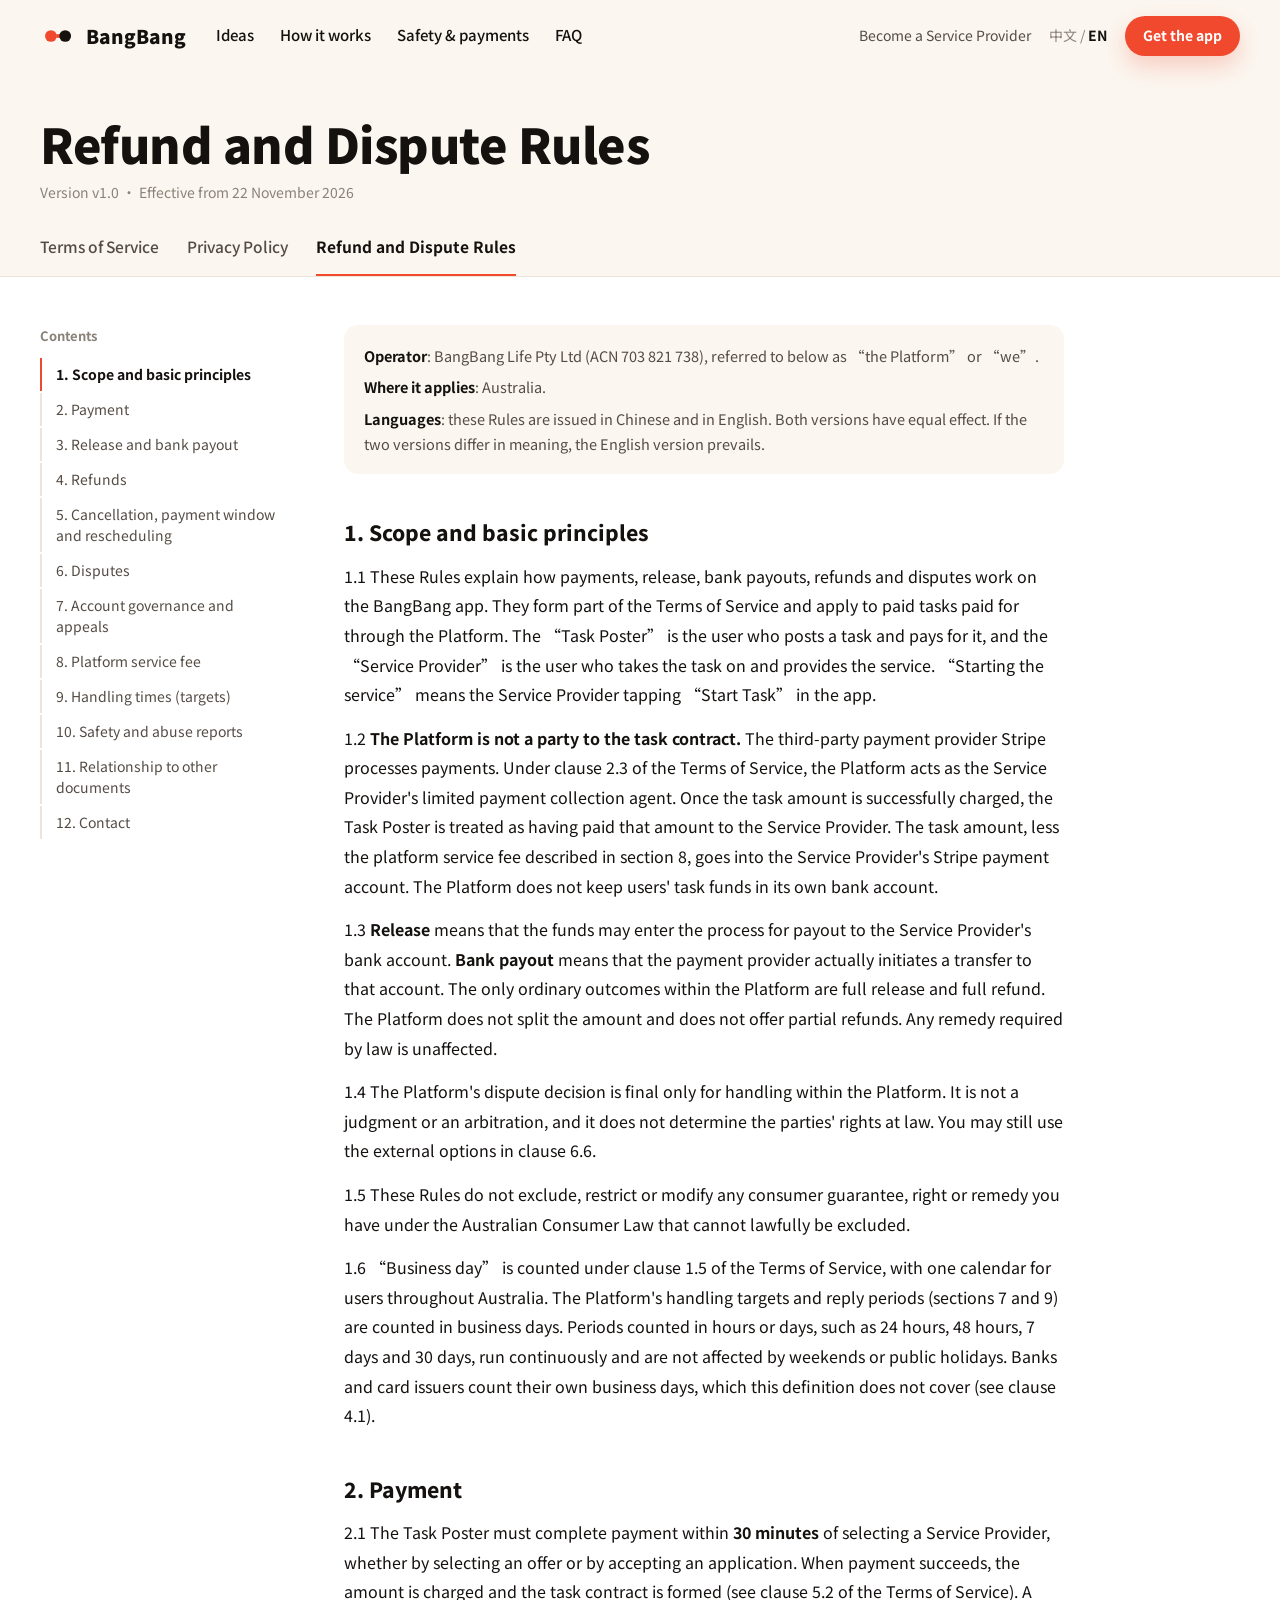
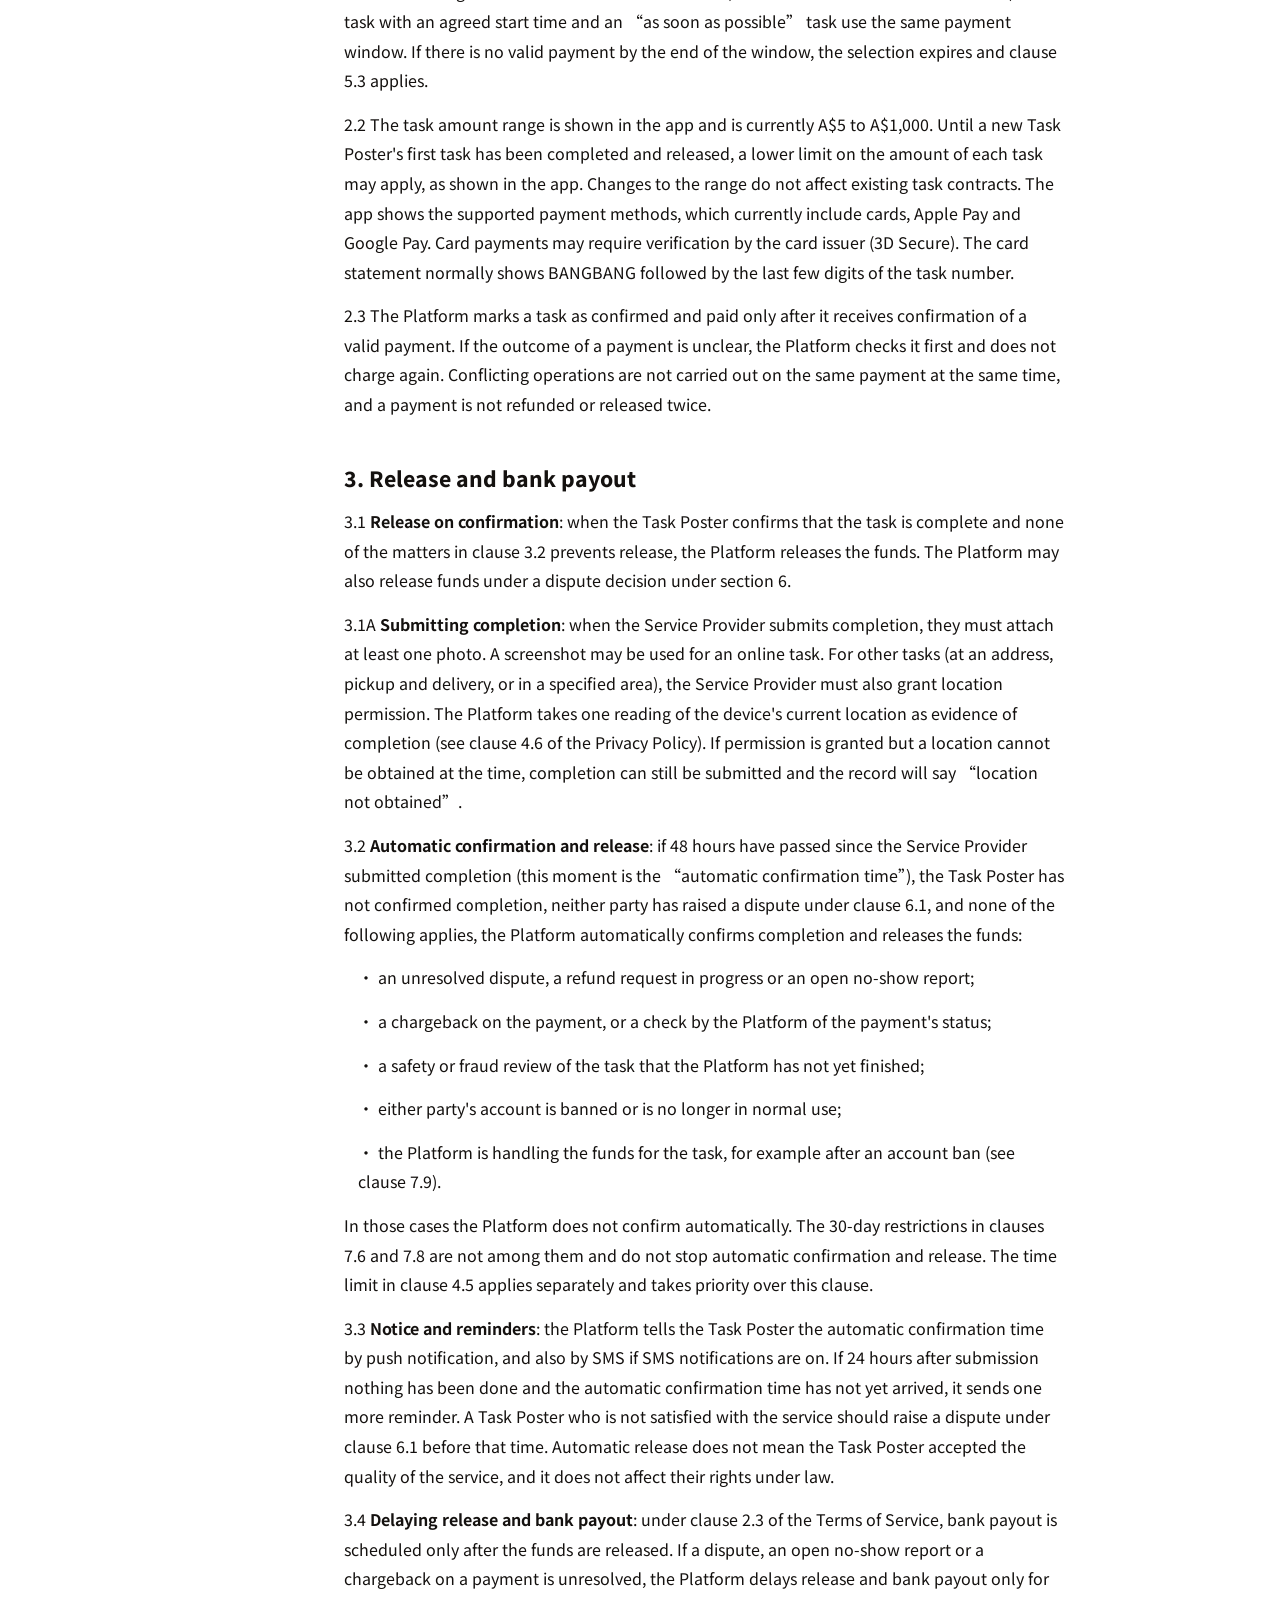
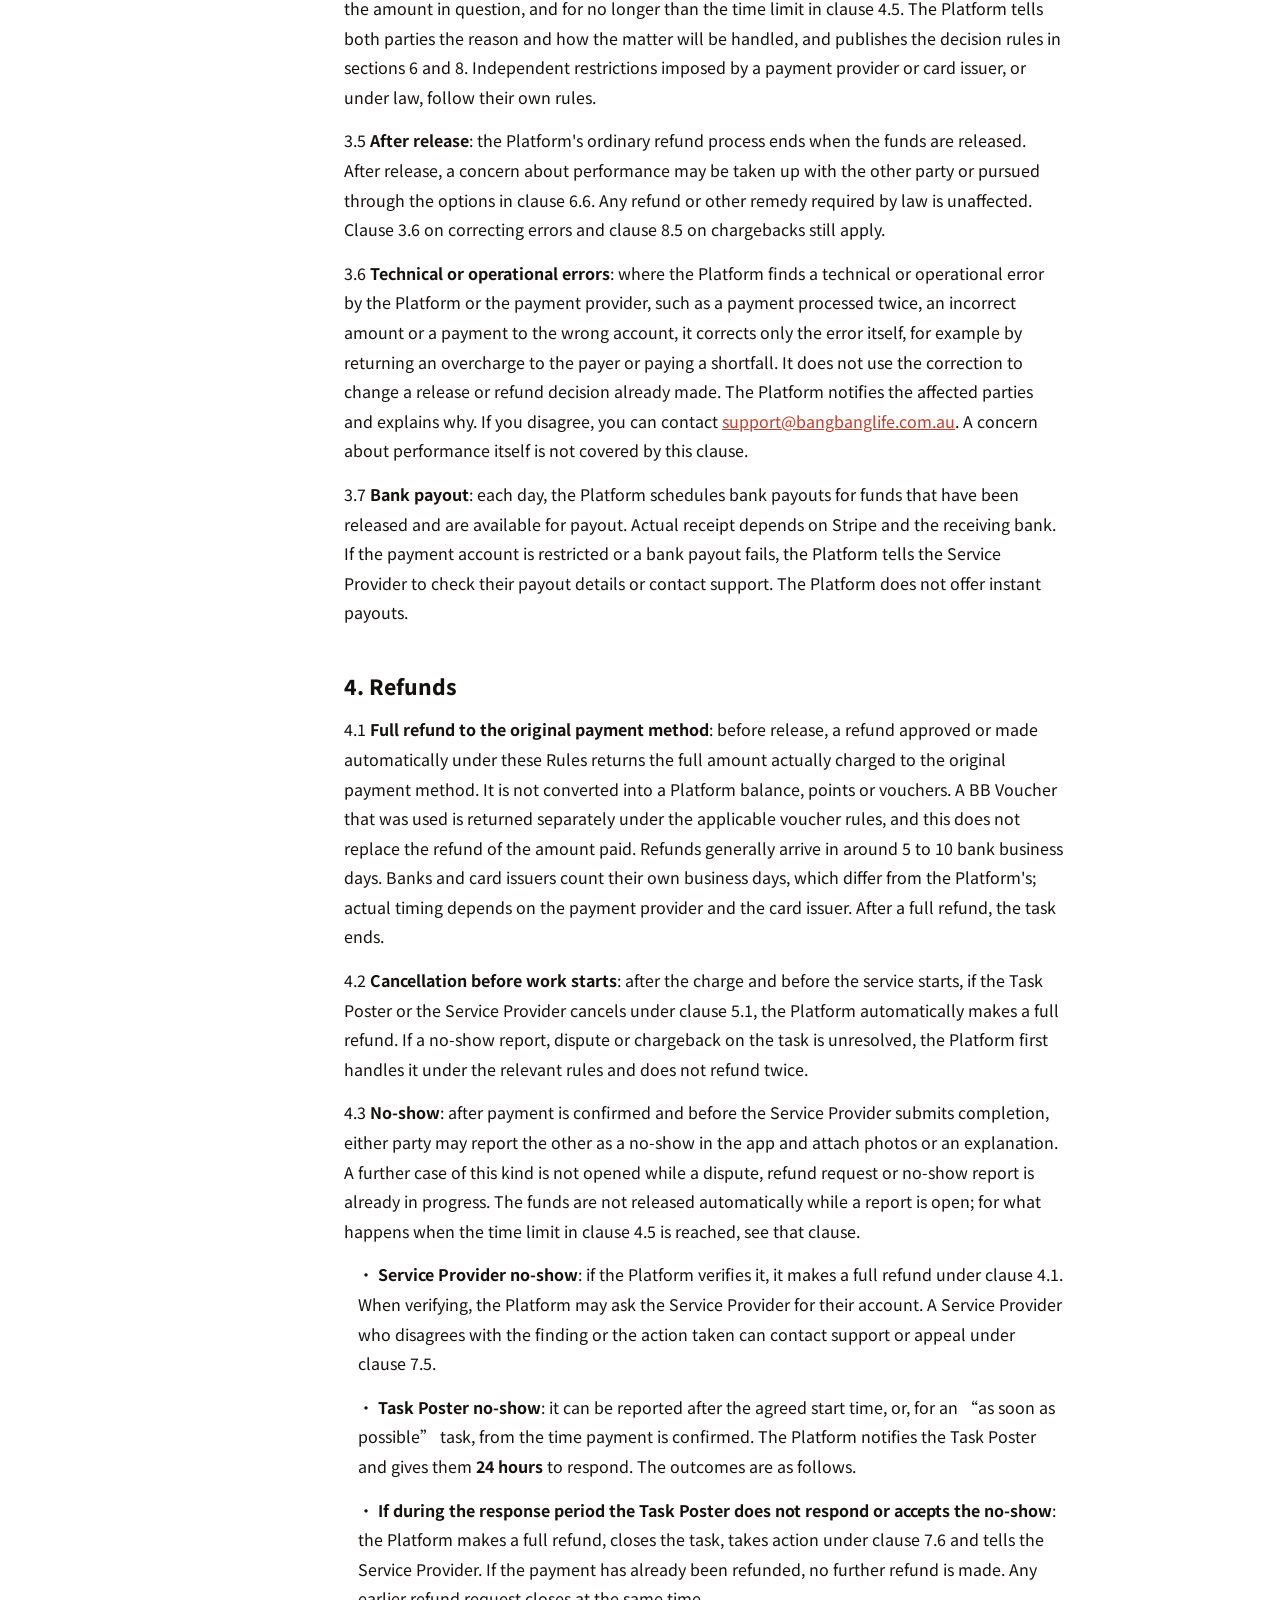
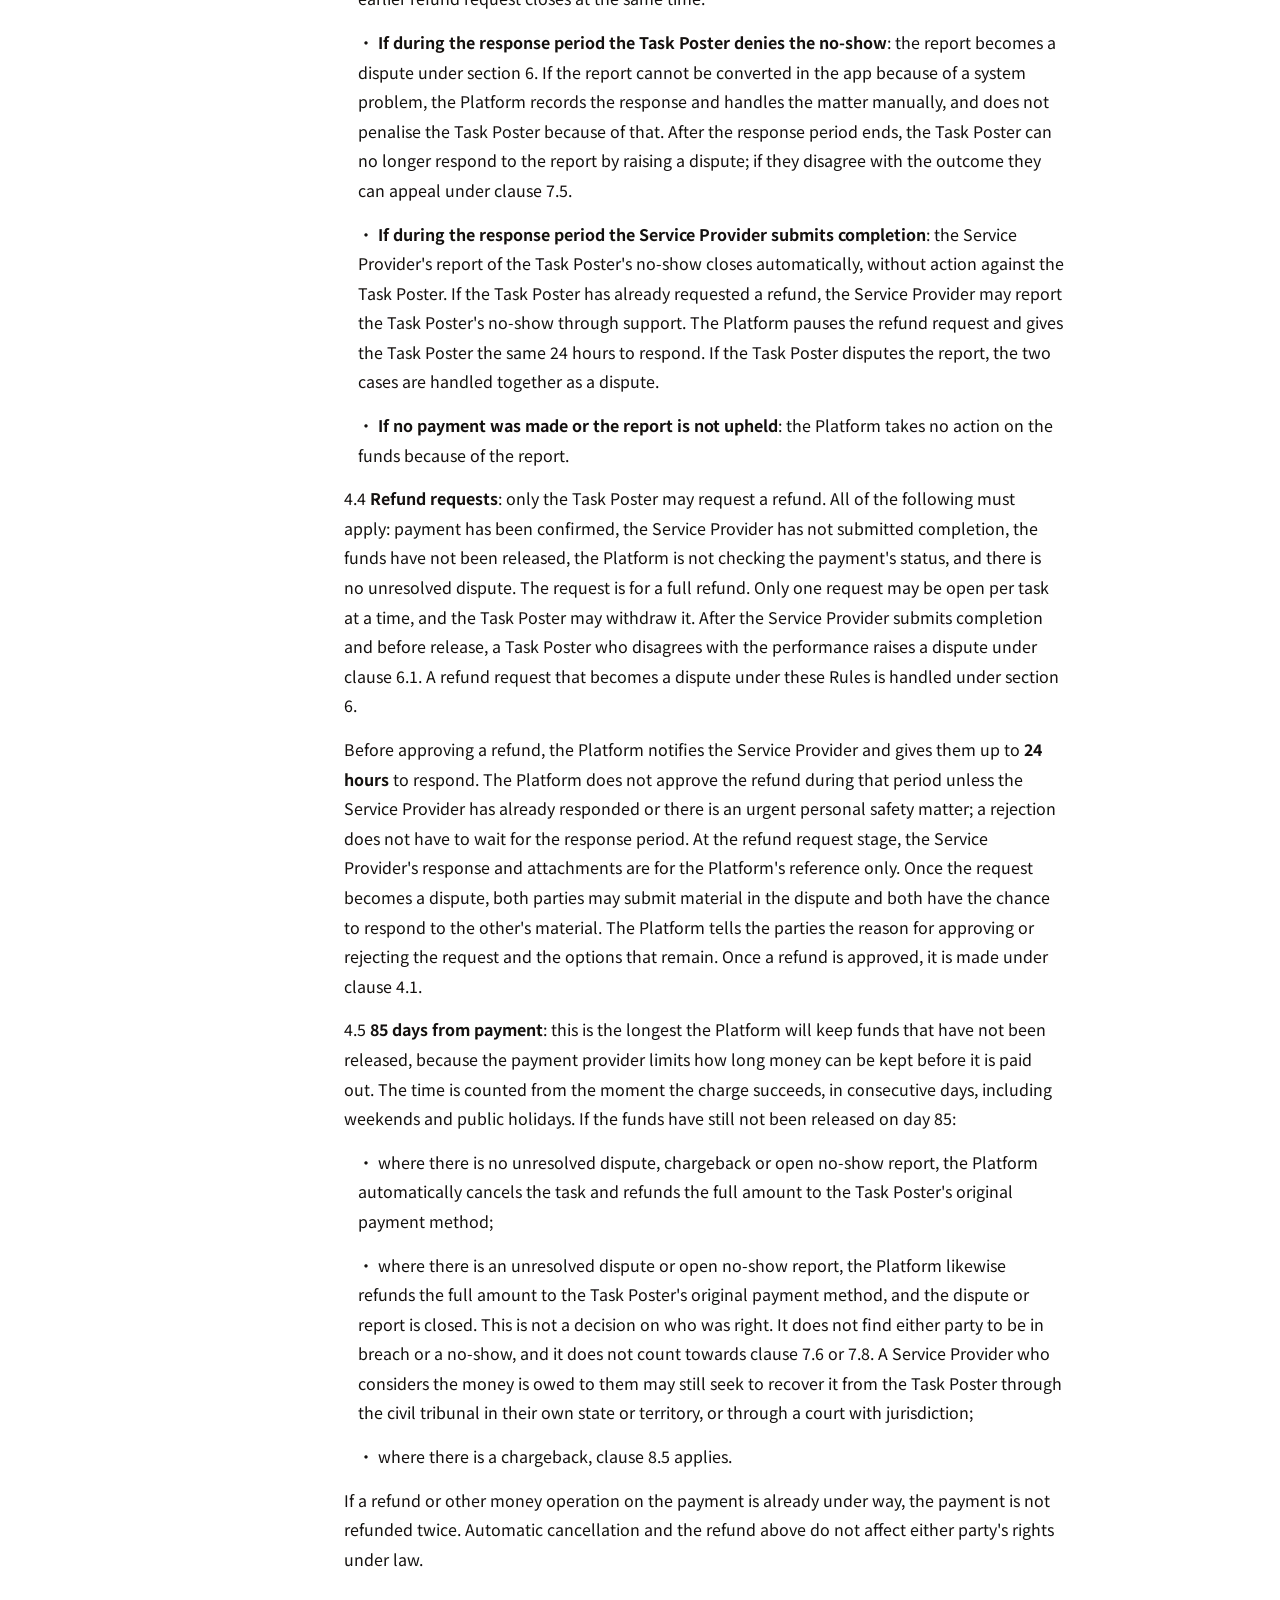
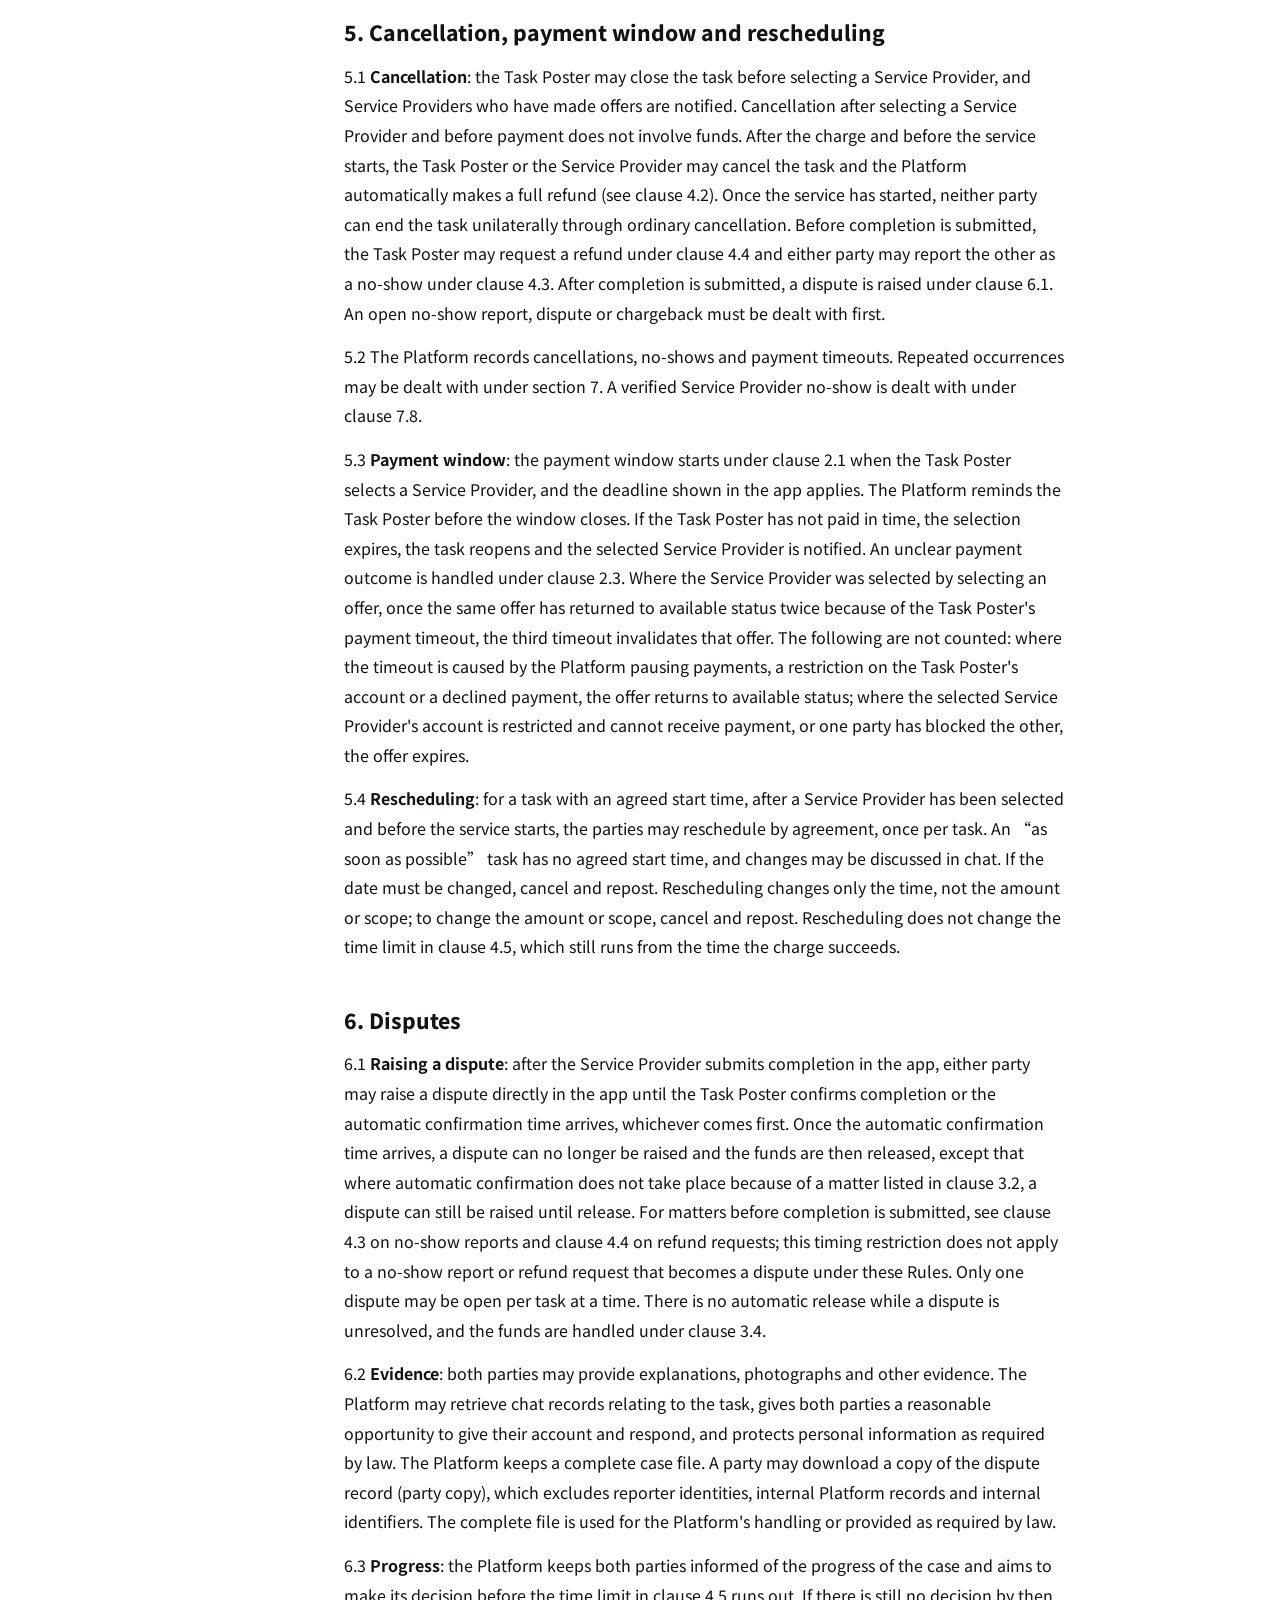
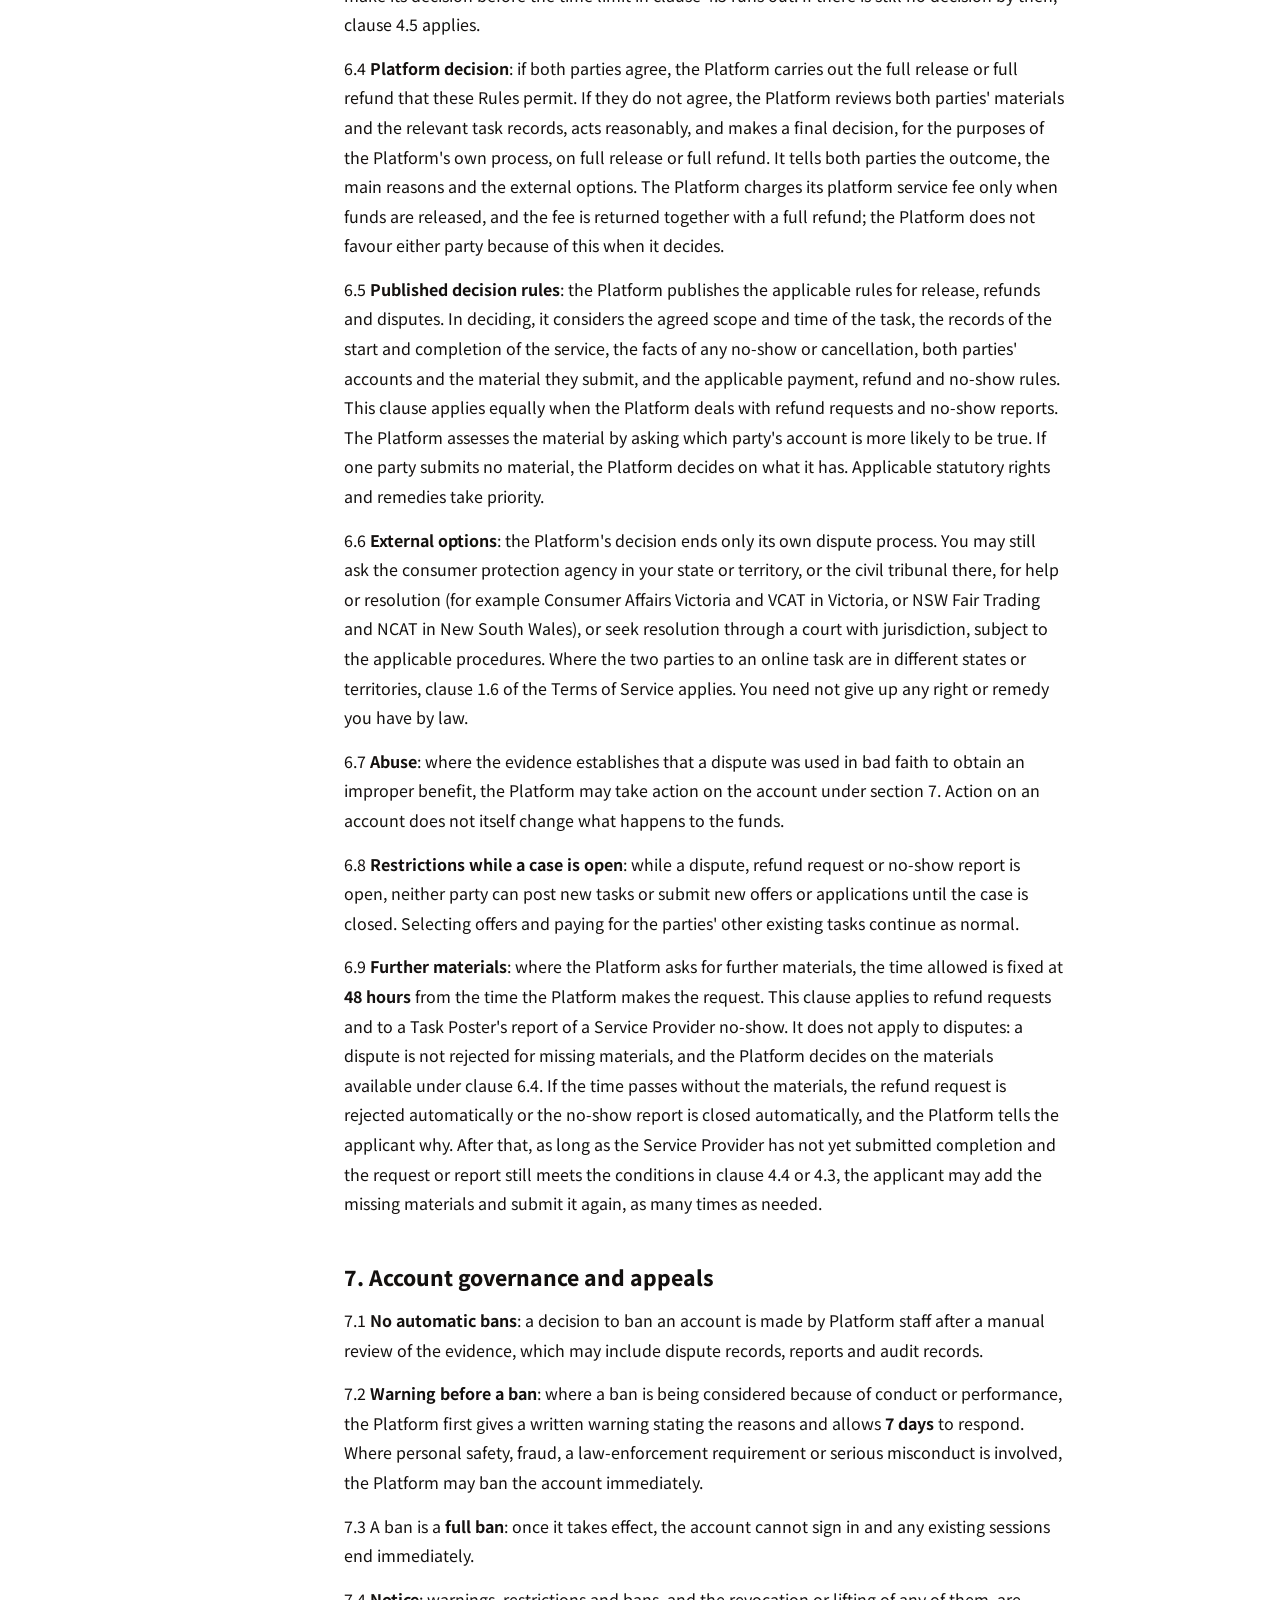
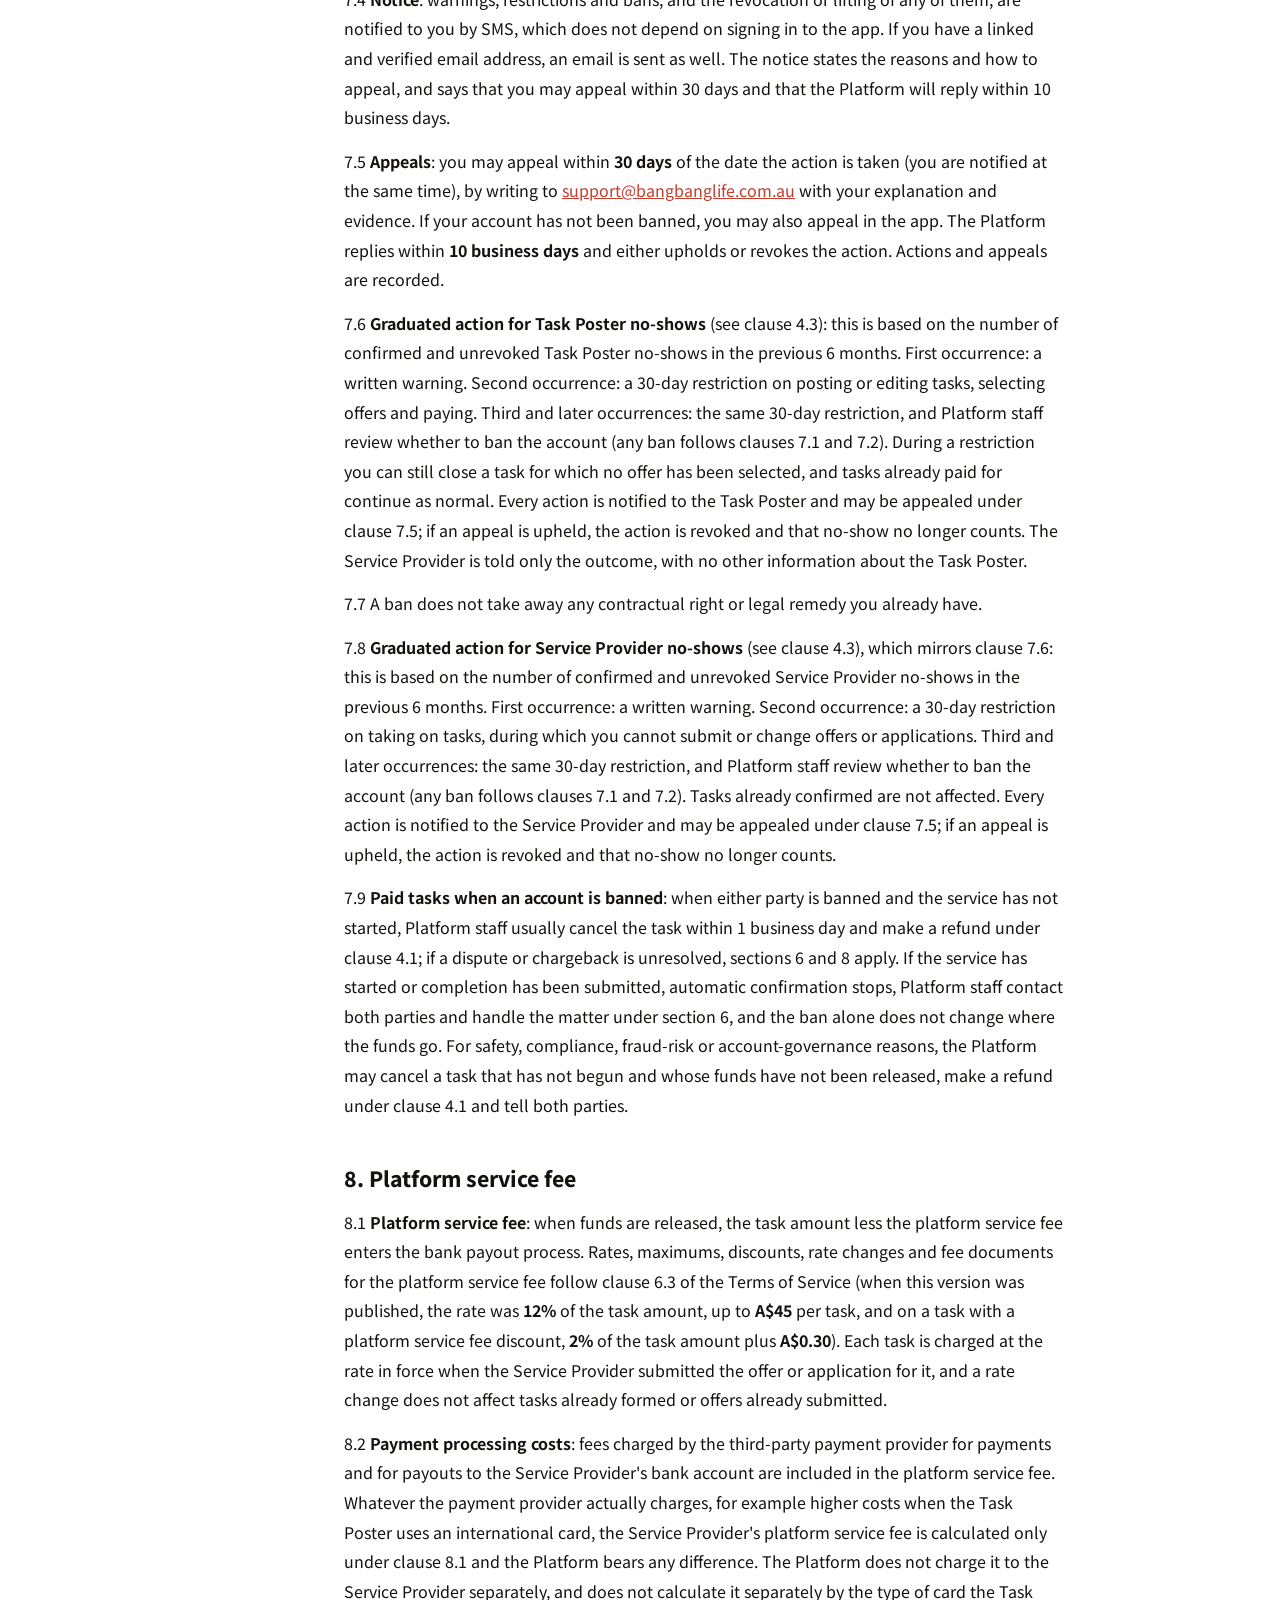
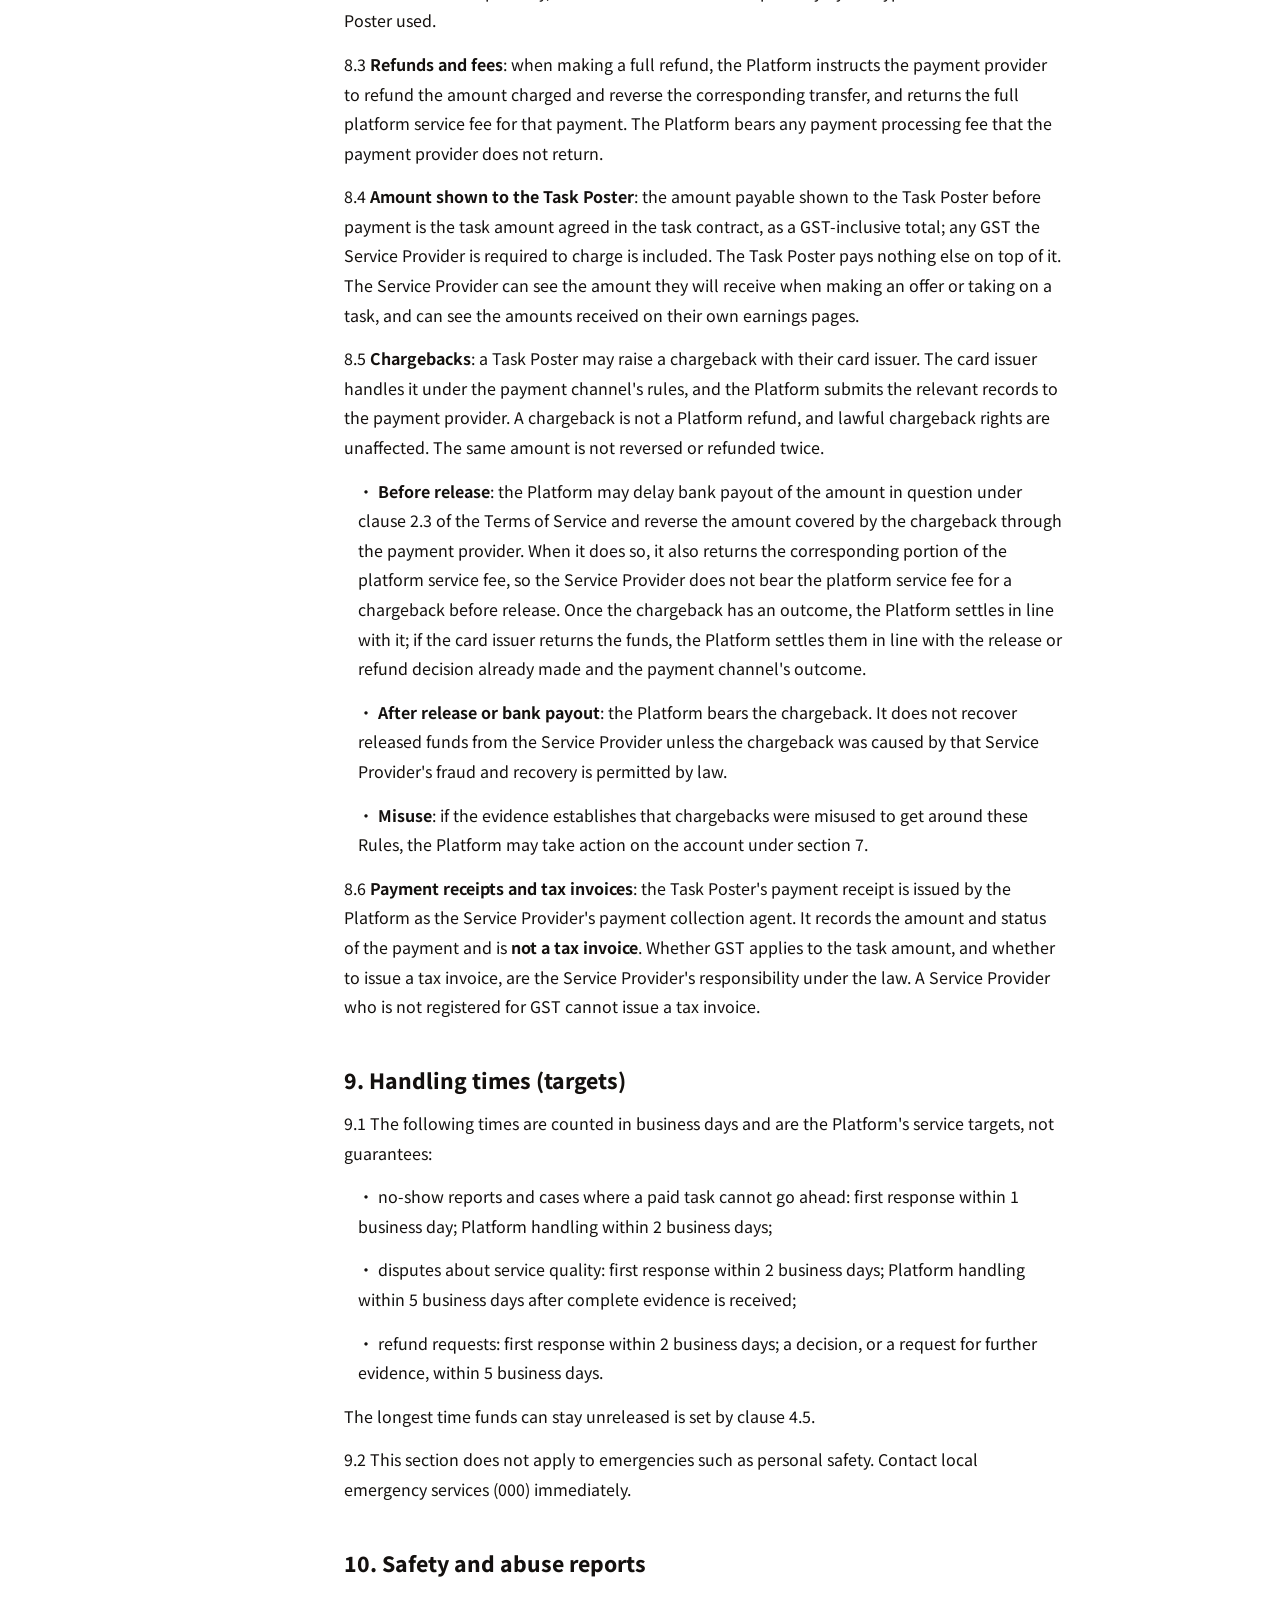
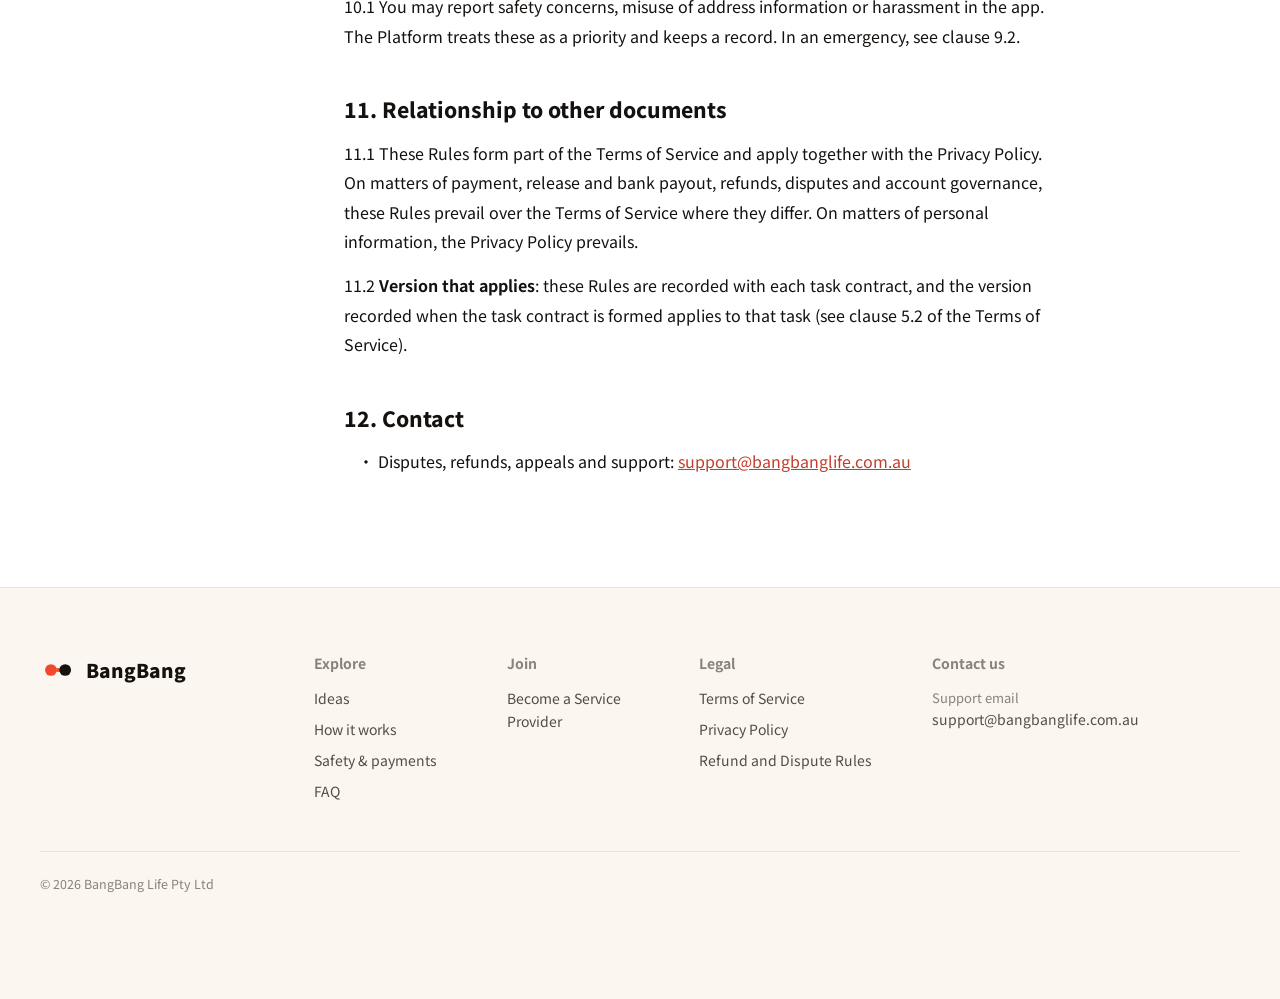
<file: legal/refund/index.html>
<!doctype html>
<html lang="zh-CN">
<head>
<meta charset="utf-8">
<meta name="viewport" content="width=device-width, initial-scale=1">
<title>退款与争议规则（v1.0）· 万能帮帮</title>
<meta name="description" content="万能帮帮 退款与争议规则，v1.0">
<meta name="theme-color" content="#fbf7f0">
<link rel="icon" href="/brand/BangBangAppIcon.svg" type="image/svg+xml">
<link rel="icon" href="/brand/icon-192.png" type="image/png" sizes="192x192">
<link rel="apple-touch-icon" href="/brand/apple-touch-icon.png">
<link rel="alternate" hreflang="zh-CN" href="https://www.bangbanglife.com.au/zh/legal/refund/">
<link rel="alternate" hreflang="en" href="https://www.bangbanglife.com.au/en/legal/refund/">
<link rel="alternate" hreflang="x-default" href="https://www.bangbanglife.com.au/legal/refund/">
<link rel="preconnect" href="https://fonts.googleapis.com">
<link rel="preconnect" href="https://fonts.gstatic.com" crossorigin>
<link rel="stylesheet" href="https://fonts.googleapis.com/css2?family=Noto+Sans+SC:wght@400;500;700;900&display=swap">
<meta property="og:type" content="website">
<meta property="og:site_name" content="万能帮帮">
<meta property="og:title" content="退款与争议规则（v1.0）· 万能帮帮">
<meta property="og:url" content="https://www.bangbanglife.com.au/legal/refund/">
<meta property="og:locale" content="zh_CN">
<style>
:root{
  --ink:#14110f; --ink-2:#544c44; --ink-3:#8a8178;
  --white:#ffffff; --stage:#faeee7; --stage-2:#f4e1d6; --paper:#fbf7f0; --line:#efe4d8; --line-2:#f1d6cc;
  --coral:#f0492e; --coral-deep:#c43d2b; --coral-soft:#fff1ed;
  --night:#1a1614; --on-night:#f5efe8; --on-night-2:#a99d92;
  --f:"Noto Sans SC","PingFang SC","Hiragino Sans GB","Microsoft YaHei",system-ui,sans-serif;
  --nav-h:72px; --gut:clamp(16px,4vw,40px);
  color-scheme:light;
}
*{box-sizing:border-box}
html,body{overflow-x:clip}
body{margin:0;background:var(--white);color:var(--ink);font-family:var(--f);font-size:16px;line-height:1.65;-webkit-font-smoothing:antialiased}
img{display:block;max-width:100%}
a{color:inherit}
button{font-family:inherit}
:focus-visible{outline:2px solid var(--coral);outline-offset:3px;border-radius:8px}
.wrap{width:min(1200px,calc(100% - 2*var(--gut)));margin-inline:auto}
.sr{position:absolute;width:1px;height:1px;overflow:hidden;clip:rect(0 0 0 0);white-space:nowrap}
.btn{display:inline-flex;align-items:center;justify-content:center;gap:10px;height:50px;padding:0 24px;border-radius:999px;font-weight:700;font-size:15.5px;white-space:nowrap;cursor:pointer;border:0;text-decoration:none;transition:transform .2s,box-shadow .2s,background .2s}
.btn small{font-weight:500;font-size:12px;opacity:.8}
.btn-sm{height:40px;padding:0 18px;font-size:14px}
.btn-coral{background:var(--coral);color:#fff;box-shadow:0 10px 24px rgba(240,73,46,.25)}
.btn-coral:hover{background:var(--coral-deep)}
.btn-line{background:transparent;border:1.5px solid var(--ink);color:var(--ink)}
.nav{position:fixed;inset:0 0 auto;z-index:60;height:var(--nav-h);display:flex;align-items:center;background:rgba(250,238,231,.86);backdrop-filter:saturate(1.3) blur(14px);-webkit-backdrop-filter:saturate(1.3) blur(14px);border-bottom:1px solid transparent;transition:background .3s,border-color .3s}
.nav.sc{background:rgba(255,255,255,.9);border-bottom-color:var(--line)}
.nav .wrap{display:flex;align-items:center;gap:30px}
.brand{display:flex;align-items:center;gap:10px;font-weight:900;font-size:19px;white-space:nowrap;text-decoration:none;color:var(--ink)}
.brand svg{width:36px;height:36px;flex:none}
.logo-a{fill:var(--coral)} .logo-b{fill:var(--ink)}
.links{display:flex;gap:26px;font-size:15px;font-weight:500}
.links a{text-decoration:none}
.links a:hover{color:var(--coral)}
.nav-right{margin-left:auto;display:flex;align-items:center;gap:18px;font-size:14px}
.nav-right .sm a{text-decoration:none;color:var(--ink-2);margin-left:16px}
.nav-right .sm a:hover{color:var(--coral)}
.lang{color:var(--ink-3);white-space:nowrap} .lang b{color:var(--ink)}
.lang a{color:inherit;text-decoration:none} .lang a:hover{color:var(--coral)}
.menu-btn{display:none;width:42px;height:42px;border-radius:50%;border:1px solid var(--line);background:var(--white);color:var(--ink);cursor:pointer;place-items:center}
.menu-btn svg{width:20px;height:20px}
.drawer{position:fixed;inset:var(--nav-h) 0 auto;z-index:59;background:var(--white);border-bottom:1px solid var(--line);display:none;flex-direction:column;padding:8px var(--gut) 18px}
.drawer.open{display:flex}
.drawer a{padding:13px 0;border-bottom:1px solid var(--line);text-decoration:none;font-weight:500}
@media (max-width:1020px){.links,.nav-right .sm,.lang{display:none}.menu-btn{display:grid}}
details{border-bottom:1px solid var(--line);padding:4px 0}
summary{cursor:pointer;list-style:none;display:flex;align-items:center;justify-content:space-between;gap:16px;padding:18px 0;font-size:18px;font-weight:700}
summary::-webkit-details-marker{display:none}
summary::after{content:"";flex:none;width:12px;height:12px;border-right:2.5px solid var(--ink-3);border-bottom:2.5px solid var(--ink-3);transform:rotate(45deg) translate(-3px,-3px);transition:transform .3s}
details[open] summary::after{transform:rotate(225deg)}
details p{margin:0 0 20px;color:var(--ink-2);font-size:15.5px;line-height:1.85}
footer{background:var(--paper);color:var(--ink);padding:64px 0 40px;border-top:1px solid var(--line)}
.f-grid{display:grid;grid-template-columns:1.2fr .8fr .8fr 1fr 1.5fr;gap:28px}
footer .brand{color:var(--ink)}
.f-brand p{margin:14px 0 0;color:var(--ink-3);font-size:14px}
footer h4{margin:0 0 12px;font-size:14px;color:var(--ink-3);font-weight:700}
footer ul{list-style:none;margin:0;padding:0;display:grid;gap:8px;font-size:14px}
footer a{text-decoration:none}
footer a{color:var(--ink-2)}
footer a:hover{color:var(--coral-deep);text-decoration:underline}
.f-legal span{white-space:nowrap}
.f-k{display:block;color:var(--ink-3);font-size:13px}
.mail{display:block;white-space:nowrap}
.f-legal{display:flex;justify-content:flex-start;gap:6px 22px;flex-wrap:wrap;margin-top:48px;padding-top:22px;border-top:1px solid var(--line);font-size:12.5px;color:var(--ink-3)}
@media (max-width:900px){
  .f-grid{grid-template-columns:1fr 1fr}
  .f-brand,.f-contact{grid-column:1 / -1}
}
footer{padding-bottom:104px}
.totop{position:fixed;right:max(20px,env(safe-area-inset-right));bottom:max(20px,env(safe-area-inset-bottom));z-index:55;width:52px;height:52px;border-radius:50%;border:0;background:var(--ink);color:#fff;display:grid;place-items:center;cursor:pointer;box-shadow:0 12px 28px rgba(20,17,15,.22);opacity:0;visibility:hidden;transform:translateY(12px);transition:opacity .25s,transform .25s,visibility .25s,background .2s}
.totop.show{opacity:1;visibility:visible;transform:none}
.totop:hover{background:var(--coral)}
.totop:focus-visible{outline:3px solid var(--coral);outline-offset:3px}
.totop svg{width:22px;height:22px}
@media (max-width:900px){.totop{width:46px;height:46px;right:max(16px,env(safe-area-inset-right));bottom:max(16px,env(safe-area-inset-bottom))}}
@media (max-width:380px){
  .nav .wrap{gap:10px}
  .nav-right{gap:8px}
  .brand{gap:8px;font-size:17px}
  .brand svg{width:30px;height:30px}
  .nav .btn-sm{padding:0 12px;font-size:13.5px}
  .menu-btn{width:38px;height:38px}
}

/* ---------- 法律页（样稿 v2：页头和页尾同一种底色） ---------- */
body{background:var(--white)}
.nav,.nav.sc{background:rgba(251,247,240,.92)}
.lg-hero{background:var(--paper);border-bottom:1px solid var(--line);padding-top:var(--nav-h)}
.lg-hero .wrap{padding:44px 0 0}
.lg-hero h1{margin:0;font-weight:900;font-size:clamp(32px,4.2vw,48px);line-height:1.15;letter-spacing:-.01em}
.lg-ver{margin:10px 0 0;color:var(--ink-3);font-size:14px}
.lg-tabs{display:flex;gap:28px;margin-top:30px;overflow-x:auto;scrollbar-width:none}
.lg-tabs a{flex:none;margin-bottom:-1px;padding:0 0 14px;border-bottom:3px solid transparent;text-decoration:none;color:var(--ink-2);font-weight:500;font-size:15.5px}
.lg-tabs a[aria-current]{color:var(--ink);font-weight:700;border-bottom-color:var(--coral)}
.lg-tabs a:hover{color:var(--coral)}
.lg-main{display:grid;grid-template-columns:240px minmax(0,720px);gap:64px;padding:48px 0 96px}
.lg-toc{position:sticky;top:calc(var(--nav-h) + 28px);align-self:start;max-height:calc(100vh - var(--nav-h) - 56px);overflow:auto}
.lg-toc h2{margin:0 0 12px;font-size:13px;font-weight:700;color:var(--ink-3)}
.lg-toc ol{list-style:none;margin:0;padding:0;display:grid;gap:2px}
.lg-toc a{display:block;padding:6px 0 6px 14px;border-left:2px solid var(--line);text-decoration:none;color:var(--ink-2);font-size:14px;line-height:1.5}
.lg-toc a:hover{color:var(--coral)}
.lg-toc a.on{border-left-color:var(--coral);color:var(--ink);font-weight:700}
.lg-tocm{display:none}
.lg-body{font-size:16px;line-height:1.85;color:var(--ink);overflow-wrap:anywhere}
.lg-body p{margin:0 0 14px}
.lg-body h3{margin:44px 0 14px;font-size:21px;font-weight:800;line-height:1.4;scroll-margin-top:calc(var(--nav-h) + 20px)}
.lg-body h4{margin:28px 0 10px;font-size:17px;font-weight:700;line-height:1.5;scroll-margin-top:calc(var(--nav-h) + 20px)}
.lg-body [id]{scroll-margin-top:calc(var(--nav-h) + 20px)}
.lg-body hr{margin:36px 0 20px;border:0;border-top:1px solid var(--line)}
.lg-body em{color:var(--ink-3)}
.lg-body a{color:var(--coral-deep)}
.lg-body blockquote{margin:0 0 14px;padding:2px 0 2px 16px;border-left:3px solid var(--line-2);color:var(--ink-2)}
.lg-body .legal-list-item{padding-left:14px}
.lg-meta{padding:18px 20px;margin-bottom:8px;border-radius:14px;background:var(--paper);font-size:14.5px;line-height:1.75;color:var(--ink-2)}
.lg-meta p{margin:0 0 6px}
.lg-meta p:last-child{margin:0}
.lg-meta strong{color:var(--ink)}
@media (max-width:900px){
  .lg-hero .wrap{padding-top:28px}
  .lg-tabs{gap:22px;margin-top:22px}
  .lg-tabs a{font-size:15px}
  .lg-main{grid-template-columns:minmax(0,1fr);gap:0;padding:24px 0 72px}
  .lg-toc{display:none}
  .lg-tocm{display:block;margin:0 0 22px;padding:0;border:1px solid var(--line);border-radius:14px;background:var(--white)}
  .lg-tocm summary{padding:14px 18px 14px 16px;font-size:15px}
  .lg-tocm ol{list-style:none;margin:0;padding:0 16px 10px}
  .lg-tocm a{display:block;padding:10px 0;border-top:1px solid var(--line);text-decoration:none;color:var(--ink-2);font-size:14.5px}
  .lg-body{font-size:15.5px}
  .lg-body h3{margin:36px 0 12px;font-size:19px}
  .lg-meta{padding:14px 16px;font-size:14px}
}
</style>
</head>
<body><header class="nav" id="nav">
  <div class="wrap">
    <a class="brand" href="/zh/#top" aria-label="万能帮帮首页"><svg viewBox="0 0 100 100" aria-hidden="true"><rect class="logo-a" x="45" y="44.8" width="10.3" height="10.4"/><circle class="logo-a" cx="30.3" cy="50" r="16.3"/><circle class="logo-b" cx="70" cy="50" r="16.3"/></svg>万能帮帮</a>
    <nav class="links" aria-label="主导航"><a href="/zh/#world">灵感墙</a><a href="/zh/#how">怎么用</a><a href="/zh/#safety">安全与付款</a><a href="/zh/#faq">常见问题</a></nav>
    <div class="nav-right">
      <span class="sm"><a href="/zh/#provider">成为服务者</a></span>
      <span class="lang"><b>中文</b> / <a href="/en/legal/refund/" lang="en">EN</a></span>
      <a class="btn btn-sm btn-coral" href="/zh/#top">下载 App</a>
      <button class="menu-btn" id="menuBtn" type="button" aria-label="打开菜单" aria-expanded="false"><svg viewBox="0 0 24 24" aria-hidden="true"><path d="M4 7h16M4 12h16M4 17h16" stroke="currentColor" stroke-width="2" stroke-linecap="round"/></svg></button>
    </div>
  </div>
</header>
<nav class="drawer" id="drawer" aria-label="菜单"><a href="/zh/#world">灵感墙</a><a href="/zh/#how">怎么用</a><a href="/zh/#safety">安全与付款</a><a href="/zh/#faq">常见问题</a><a href="/zh/#provider">成为服务者</a><a href="/zh/#top">下载 App</a><a href="/en/legal/refund/" lang="en">English</a></nav>
<main>
<section class="lg-hero"><div class="wrap">
<h1>退款与争议规则</h1>
<p class="lg-ver">版本 v1.0 · 2026 年 11 月 22 日起生效</p>
<nav class="lg-tabs" aria-label="法律文件"><a href="/legal/terms/">服务条款</a><a href="/legal/privacy/">隐私政策</a><a href="/legal/refund/" aria-current="page">退款与争议规则</a></nav>
</div></section>
<div class="wrap lg-main">
<aside class="lg-toc" aria-label="目录"><h2>目录</h2><ol><li><a href="#s1">1. 适用范围与基本原则</a></li><li><a href="#s2">2. 付款</a></li><li><a href="#s3">3. 放行与银行打款</a></li><li><a href="#s4">4. 退款</a></li><li><a href="#s5">5. 取消、付款窗口与改期</a></li><li><a href="#s6">6. 争议</a></li><li><a href="#s7">7. 账号治理与申诉</a></li><li><a href="#s8">8. 平台服务费</a></li><li><a href="#s9">9. 处理时限（目标）</a></li><li><a href="#s10">10. 安全与滥用举报</a></li><li><a href="#s11">11. 与其他文件的关系</a></li><li><a href="#s12">12. 联系方式</a></li></ol></aside>
<div class="lg-col">
<details class="lg-tocm"><summary>目录</summary><ol><li><a href="#s1">1. 适用范围与基本原则</a></li><li><a href="#s2">2. 付款</a></li><li><a href="#s3">3. 放行与银行打款</a></li><li><a href="#s4">4. 退款</a></li><li><a href="#s5">5. 取消、付款窗口与改期</a></li><li><a href="#s6">6. 争议</a></li><li><a href="#s7">7. 账号治理与申诉</a></li><li><a href="#s8">8. 平台服务费</a></li><li><a href="#s9">9. 处理时限（目标）</a></li><li><a href="#s10">10. 安全与滥用举报</a></li><li><a href="#s11">11. 与其他文件的关系</a></li><li><a href="#s12">12. 联系方式</a></li></ol></details>

<article class="lg-body" lang="zh-CN"><div class="lg-meta"><p><span><strong>运营方</strong></span><span>：BangBang Life Pty Ltd（ACN 703 821 738），下文称「平台」或「我们」。</span></p><p><span><strong>适用地区</strong></span><span>：澳大利亚。</span></p><p><span><strong>语言</strong></span><span>：本规则有中文版和英文版，两版效力相同；两版意思不一致时，以英文版为准。</span></p></div><h3 id="s1"><span>1. 适用范围与基本原则</span></h3><p id="s1-1"><span>1.1 本规则说明在万能帮帮（英文名 BangBang）应用上的付款、放行、银行打款、退款与争议处理方式，是《服务条款》的一部分，适用于通过平台付款的付费任务。「发布者」指发布任务并付款的用户，「服务者」指承接任务并提供服务的用户。「开始服务」指服务者在应用内点击「开始任务」。</span></p><p id="s1-2"><span>1.2 </span><span><strong>平台不是任务合同的当事方。</strong></span><span> 第三方支付服务商 Stripe 处理付款。平台按《服务条款》2.3 作为服务者的有限付款代收代理。任务金额扣款成功后，视为发布者已向服务者支付该金额。任务金额扣除第 8 节所述平台服务费后的余额，进入服务者在 Stripe 的收款账户。平台不把用户的任务款存放在平台自己的银行账户里。</span></p><p id="s1-3"><span>1.3 </span><span><strong>放行</strong></span><span>（也称放款）指款项可以进入向服务者银行账户打款的流程；</span><span><strong>银行打款</strong></span><span>指支付服务商实际发起向该银行账户转账。平台内的普通处理结果只有全额放行或全额退款，不按比例分配，不提供部分退款。依法应予提供的救济不受影响。</span></p><p id="s1-4"><span>1.4 平台作出的争议决定，只是平台内处理的最终决定。它不是判决或仲裁，不决定各方在法律上的权利。您仍可以寻求第 6.6 条所述的外部解决途径。</span></p><p id="s1-5"><span>1.5 本规则不排除、限制或修改《澳大利亚消费者法》下您享有的、依法不能排除的消费者保证、权利或救济。</span></p><p id="s1-6"><span>1.6 「工作日」按《服务条款》1.5 计算，全国用户使用同一个日历。平台的处理目标和答复期限（第 7、9 节）按工作日计算。按小时或按天计算的期限，例如 24 小时、48 小时、7 天和 30 天，连续计算，不受周末和公众假期影响。银行和发卡机构有自己的工作日，不属于这里的定义，见第 4.1 条。</span></p><h3 id="s2"><span>2. 付款</span></h3><p id="s2-1"><span>2.1 发布者选定服务者后（包括选择报价或接受接单申请），须在 </span><span><strong>30 分钟</strong></span><span>内完成付款。付款成功即扣款并成立任务合同（见《服务条款》5.2）。约定开始时间的任务和「尽快完成」的任务适用同一个付款窗口。窗口届满仍无有效付款的，本次选择失效，按第 5.3 条处理。</span></p><p id="s2-2"><span>2.2 任务金额范围以应用内显示为准，目前为 A$5 至 A$1,000。新发布者在其第一个任务完成并放行之前，单个任务金额另有上限，以应用内提示为准。范围调整不影响已成立的任务合同。支持的支付方式以应用内显示为准，目前支持银行卡、Apple Pay 和 Google Pay；银行卡付款可能需要发卡行验证（3D Secure）。卡账单通常显示 BANGBANG 加任务编号的末几位。</span></p><p id="s2-3"><span>2.3 平台收到有效付款确认后，才把任务标为已确认付款。付款结果不明确的，平台先核查，不重复扣款。同一笔付款上不会同时执行相冲突的操作，也不会重复退款或重复放行。</span></p><h3 id="s3"><span>3. 放行与银行打款</span></h3><p id="s3-1"><span>3.1 </span><span><strong>确认放行</strong></span><span>：发布者确认任务完成，且没有第 3.2 条所列的阻止事项时，平台放行款项。平台也可以根据第 6 节的争议决定放行。</span></p><p><span>3.1A </span><span><strong>提交完工</strong></span><span>：服务者提交完工时，须至少附 1 张照片，线上任务可以用截图。线上任务以外的任务（上门、取送、在指定区域办事），提交时还须授予定位权限，平台读取一次设备当时的位置，用作完工证明（见《隐私政策》4.6）；已授予权限但一时取不到位置的，可以提交，记录为「位置未取到」。</span></p><p id="s3-2"><span>3.2 </span><span><strong>自动确认放行</strong></span><span>：服务者提交完工满 </span><span><strong>48 小时</strong></span><span>（这一时刻称为「自动确认时刻」）时，发布者仍未确认完工，双方也都没有按第 6.1 条发起争议，并且不存在下列任何一种情形的，平台自动确认并放行：</span></p><p class="legal-list-item">· <span>未决争议、进行中的退款申请或未结失约报告；</span></p><p class="legal-list-item">· <span>该笔付款有拒付，或平台正在核对该笔付款的状态；</span></p><p class="legal-list-item">· <span>平台对该任务的安全或欺诈审查尚未完成；</span></p><p class="legal-list-item">· <span>任一方的账号被封禁，或不再处于正常使用状态；</span></p><p class="legal-list-item">· <span>平台正在处理该任务的款项，例如账号被封禁后对已付款任务的处理（见第 7.9 条）。</span></p><p><span>出现上述情形的，平台不自动确认。第 7.6 条和第 7.8 条的 30 天限制不属于上述情形，不影响自动确认和放行。第 4.5 条的期限另行适用，优先于本条。</span></p><p id="s3-3"><span>3.3 </span><span><strong>告知与提醒</strong></span><span>：平台通过推送通知告知发布者自动确认的时刻；已开启短信通知的，同时发短信。提交满 24 小时仍未处理、自动确认时刻尚未到的，再提醒一次。发布者对服务有异议的，请在该时刻前按第 6.1 条发起争议。自动放行不表示发布者认可服务质量，也不影响其依法主张权利。</span></p><p id="s3-4"><span>3.4 </span><span><strong>暂缓放行和银行打款</strong></span><span>：依《服务条款》2.3，款项放行后才安排银行打款。该笔付款存在未决争议、未结失约报告或拒付的，平台暂缓放行和银行打款，只限争议所涉的金额，最长暂缓到第 4.5 条规定的期限届满为止。平台会告知双方原因和处理途径，并公开第 6、8 节的判断规则。支付服务商、发卡行或依法作出的独立限制，按各自的规则处理。</span></p><p id="s3-5"><span>3.5 </span><span><strong>放行后</strong></span><span>：平台的普通退款流程到放行时结束。放行后，对履约有异议的，可以与对方协商，或通过第 6.6 条所述途径寻求解决；法律要求的退款或其他救济不受影响。第 3.6 条的差错更正和第 8.5 条的拒付处理仍然适用。</span></p><p id="s3-6"><span>3.6 </span><span><strong>技术或操作错误</strong></span><span>：平台发现平台或支付服务商的技术或操作错误，例如同一笔付款被重复处理、金额错误或收款账户错误的，只更正错误本身，例如把多收的款项退还付款方、补付少付的款项，不借此改变已经作出的放行或退款决定。平台会通知受影响的双方并说明原因；您有异议的，可以联系 <a href="mailto:support@bangbanglife.com.au">support@bangbanglife.com.au</a>。对履约本身的异议不属于本条。</span></p><p id="s3-7"><span>3.7 </span><span><strong>银行打款</strong></span><span>：平台按日安排对已放行且可打款的款项发起银行打款，实际入账时间以 Stripe 和收款银行的处理为准。收款账户受限或银行打款失败的，平台通知服务者核对收款资料或联系客服。平台不提供即时提现。</span></p><h3 id="s4"><span>4. 退款</span></h3><p id="s4-1"><span>4.1 </span><span><strong>全额原路退回</strong></span><span>：放行前，平台按本规则批准或自动执行的退款，把实际扣收的金额全额退回原付款方式，不转为平台余额、积分或代金券。已使用的帮帮券按适用的券规则另行返还，不替代实付金额的退款。退款通常约 5 至 10 个银行工作日到账。银行和发卡机构有自己的工作日，与平台的工作日不同；实际到账时间以支付服务商和发卡机构的处理为准。全额退款完成后，任务结束。</span></p><p id="s4-2"><span>4.2 </span><span><strong>开工前取消</strong></span><span>：扣款后、服务开始前，发布者或服务者按第 5.1 条取消任务的，平台自动全额退款。该任务已有未决失约报告、争议或拒付的，先按对应规则处理，不会重复退款。</span></p><p id="s4-3"><span>4.3 </span><span><strong>失约</strong></span><span>：任务确认付款后、服务者提交完工前，任一方可以在应用内报告对方失约，并附照片或说明。已有进行中的争议、退款申请或失约报告的，不另开同类案件。报告未结期间不自动放行；到第 4.5 条规定的期限时怎么办，见该条。</span></p><p class="legal-list-item">· <span><strong>服务者失约</strong></span><span>：平台核实属实的，按第 4.1 条全额退款。核实时，平台可以听取服务者的说明；服务者对核实结果或处置有异议的，可以联系客服，或按第 7.5 条申诉。</span></p><p class="legal-list-item">· <span><strong>发布者失约</strong></span><span>：约定开始时间之后才可以报告；「尽快完成」的任务，从付款确认时起可以报告。平台通知发布者，并给 </span><span><strong>24 小时</strong></span><span>回应期，结果如下。</span></p><p class="legal-list-item">· <span><strong>回应期内，发布者没有回应或承认失约的</strong></span><span>：平台全额退款并关闭任务，按第 7.6 条处理，同时通知服务者。已经退款的，不再退款；此前已有退款申请的，该申请一并结案。</span></p><p class="legal-list-item">· <span><strong>回应期内，发布者否认的</strong></span><span>：该报告按第 6 节转为争议。因系统原因无法在应用内转为争议的，平台记录发布者的回应并由人工处理，不因此处罚发布者。回应期届满后，发布者不能再用发起争议的方式回应该报告；对处理结果有异议的，可以按第 7.5 条申诉。</span></p><p class="legal-list-item">· <span><strong>回应期内，服务者提交完工的</strong></span><span>：服务者提出的发布者失约报告自动结案，不处罚发布者。发布者已申请退款的，服务者可以通过客服报告发布者失约；平台暂停该退款申请，发布者同样有 24 小时回应，不承认的，两案合并为争议处理。</span></p><p class="legal-list-item">· <span><strong>未付款，或报告不成立的</strong></span><span>：平台不依该报告处置款项。</span></p><p id="s4-4"><span>4.4 </span><span><strong>退款申请</strong></span><span>：只有发布者可以申请退款，须同时满足：付款已确认，服务者尚未提交完工，款项尚未放行，平台没有正在核对该笔付款的状态，也没有未决争议。申请的是全额退款。每个任务同时只能有一份未结申请，发布者可以撤回。服务者提交完工后、放行前，发布者对履约有异议的，按第 6.1 条发起争议；退款申请按本规则转为争议的，按第 6 节处理。</span></p><p><span>批准退款前，平台通知服务者，并给最长 </span><span><strong>24 小时</strong></span><span>回应期。回应期内平台不批准，但服务者已经回应的，或涉及人身安全的紧急事项除外；驳回不受回应期限制。服务者的回应和附件在退款申请阶段只供平台参考；申请转为争议后，双方都可以在争议中提交材料，也都有机会回应对方提交的材料。平台会告知批准或驳回的理由，以及可以走的后续途径。批准后按第 4.1 条退款。</span></p><p id="s4-5"><span>4.5 </span><span><strong>付款满 85 天</strong></span><span>：这是平台对尚未放行的款项设的最长期限，因为支付服务商对尚未打款的余额留存时间有上限。期限自扣款成功时起，按连续天数计算，包括周末和公众假期。第 85 天时款项仍未放行的，按下列方式处理：</span></p><p class="legal-list-item">· <span>没有未决争议、拒付或未结失约报告的，平台自动取消任务，把款项全额原路退回发布者。</span></p><p class="legal-list-item">· <span>有未决争议或未结失约报告的，平台同样把款项全额原路退回发布者，该争议或报告随之结案。这不是平台对争议是非的决定，不认定任何一方失约或违约，也不计入第 7.6 条和第 7.8 条的失约次数。服务者认为自己应得该款项的，仍可以向其所在州或领地的民事审裁处，或向有管辖权的法院，向发布者追讨。</span></p><p class="legal-list-item">· <span>有拒付的，按第 8.5 条处理。</span></p><p><span>款项已在退款或其他资金处理中的，不会重复退款。自动取消和上述退款，不影响双方依法主张权利。</span></p><h3 id="s5"><span>5. 取消、付款窗口与改期</span></h3><p id="s5-1"><span>5.1 </span><span><strong>取消</strong></span><span>：发布者在选定服务者前可以关闭任务，已报价的服务者会收到通知。选定服务者后、付款前取消，不涉及资金。扣款后、服务开始前，发布者或服务者都可以取消任务，平台自动全额退款（见第 4.2 条）。服务开始后，任何一方都不能通过普通取消流程单方结束任务：提交完工前，发布者可以按第 4.4 条申请退款，任一方可以按第 4.3 条报告对方失约；提交完工后，按第 6.1 条发起争议。任务有未结的失约报告、争议或拒付的，须先处理。</span></p><p id="s5-2"><span>5.2 平台记录取消、失约和付款超时；重复发生的，可能按第 7 节处理。经核实的服务者失约，按第 7.8 条处理。</span></p><p id="s5-3"><span>5.3 </span><span><strong>付款窗口</strong></span><span>：发布者选定服务者后，付款窗口按第 2.1 条开始计算，以应用显示的截止时刻为准。平台会在窗口截止前提醒发布者。超时未付款的，本次选择失效，任务恢复开放，平台通知被选中的服务者。付款结果不明确的，按第 2.3 条处理。通过选择报价选定服务者的，同一报价因发布者付款超时恢复待选满 2 次后，第三次超时该报价失效。下列情形不计入次数：平台暂停付款、发布者账号受限或付款被拒造成的超时，报价恢复待选；所选服务者的账号受限而无法收款，或双方有一方屏蔽了对方的，报价失效。</span></p><p id="s5-4"><span>5.4 </span><span><strong>改期</strong></span><span>：有约定开始时间的任务，在选定服务者后、服务开始前，经对方同意可以改期，每个任务最多 1 次。「尽快完成」的任务没有约定的开始时间，可以在聊天里沟通；需要更换日期的，取消后重新发布。改期只改时间，不改金额或范围；要改金额或范围的，取消后重新发布。改期不改变第 4.5 条的期限，该期限仍从扣款成功时算起。</span></p><h3 id="s6"><span>6. 争议</span></h3><p id="s6-1"><span>6.1 </span><span><strong>发起争议</strong></span><span>：服务者在应用内提交完工后，在发布者确认完工或到自动确认时刻之前（以先到者为准），任一方可以在应用内直接发起争议。自动确认时刻一到，不能再发起争议，款项随后放行；但因第 3.2 条所列情形没有自动确认的，在放行前仍可发起。提交完工前的问题，见第 4.3 条的失约报告和第 4.4 条的退款申请；两者按本规则转为争议的，不受上述发起时点限制。每个任务同时只有一件未结争议。争议未结期间不自动放行，款项按第 3.4 条处理。</span></p><p id="s6-2"><span>6.2 </span><span><strong>证据</strong></span><span>：双方可以提交说明、照片等证据。平台可以调取与该任务有关的聊天记录，给双方合理的机会陈述和回应，并依法保护个人信息。平台保存完整案卷。当事人可以下载争议记录（当事人版），其中不含举报人身份、平台内部处理记录和内部编号；完整记录用于平台处理，或依法提供。</span></p><p id="s6-3"><span>6.3 </span><span><strong>处理进度</strong></span><span>：平台会向双方说明案件进展，并力争在第 4.5 条规定的期限届满前作出决定。届时仍没有决定的，按第 4.5 条处理。</span></p><p id="s6-4"><span>6.4 </span><span><strong>平台决定</strong></span><span>：双方达成一致的，按本规则可以执行的全额放行或全额退款办理。未达成一致的，平台审阅双方提交的材料和相关任务记录，合理行事，就平台内的全额放行或全额退款作出最终决定，并告知双方结果、主要理由和外部解决途径。平台只在款项放行时收取平台服务费，全额退款时服务费一并退回；平台作出决定时，不因此偏向任何一方。</span></p><p id="s6-5"><span>6.5 </span><span><strong>公开判断规则</strong></span><span>：平台公开适用的放行、退款和争议规则。决定时考虑任务约定的内容和时间、开工与完工记录、失约或取消的事实、双方的说明和提交的材料，以及适用的付款、退款和失约规则。本条同样适用于平台处理退款申请和失约报告。平台按哪一方的说法更可能属实来评估材料；一方没有提交材料的，平台根据已有材料决定。适用的法定权利和救济优先。</span></p><p id="s6-6"><span>6.6 </span><span><strong>外部解决途径</strong></span><span>：平台决定只结束平台内的争议处理。您仍可以向您所在州或领地的消费者保护机构和民事审裁处寻求协助或解决（例如维多利亚州的 Consumer Affairs Victoria 和 VCAT、新南威尔士州的 NSW Fair Trading 和 NCAT），也可以按管辖和适用程序向有管辖权的法院寻求解决。线上任务双方所在的州或领地不同的，见《服务条款》1.6。您不必放弃任何依法享有的权利或救济。</span></p><p id="s6-7"><span>6.7 </span><span><strong>滥用</strong></span><span>：经证据核实，恶意利用争议谋取不当利益的，平台可以按第 7 节处理账号；账号处置本身不改变款项的处理结果。</span></p><p id="s6-8"><span>6.8 </span><span><strong>未结案件期间的限制</strong></span><span>：有未结的争议、退款申请或失约报告时，当事双方在结案前不能发布新任务，也不能提交新的报价或接单申请。双方其他已有任务的选人和付款照常进行。</span></p><p id="s6-9"><span>6.9 </span><span><strong>补充材料</strong></span><span>：平台要求补充材料的，补交期限固定为 </span><span><strong>48 小时</strong></span><span>，从平台发出要求时起算。这一条适用于退款申请，以及发布者提出的服务者失约报告。争议不适用：争议不因没有补件而被驳回，平台根据现有材料按第 6.4 条决定。逾期没有补交的，退款申请自动驳回，失约报告自动结案，平台会告知原因。驳回或结案后，只要服务者还没有提交完工，申请或报告仍符合第 4.4 条或第 4.3 条的条件，就可以补齐材料后重新提交，次数不限。</span></p><h3 id="s7"><span>7. 账号治理与申诉</span></h3><p id="s7-1"><span>7.1 </span><span><strong>不设自动封禁</strong></span><span>：封禁由平台人员人工核查证据后作出，证据可以包括争议记录、举报、审计记录等。</span></p><p id="s7-2"><span>7.2 </span><span><strong>封禁前警告</strong></span><span>：因行为或履约问题拟封禁的，平台先书面警告，说明理由，并给 </span><span><strong>7 天</strong></span><span>回应期。涉及人身安全、欺诈、执法要求或严重不当行为的，平台可以直接封禁。</span></p><p id="s7-3"><span>7.3 封禁为</span><span><strong>全面封禁</strong></span><span>：生效后账号无法登录，已登录的会话即刻失效。</span></p><p id="s7-4"><span>7.4 </span><span><strong>通知</strong></span><span>：警告、限制、封禁，以及这些处置的撤销或解除，都会通过短信通知本人，不依赖应用内登录；已绑定并验证邮箱的，同时发送邮件。通知写明原因和申诉方式，并说明可以在 30 天内申诉、平台在 10 个工作日内答复。</span></p><p id="s7-5"><span>7.5 </span><span><strong>申诉</strong></span><span>：您可以自处置作出之日起 </span><span><strong>30 天</strong></span><span>内（作出处置时会同时通知您），通过 <a href="mailto:support@bangbanglife.com.au">support@bangbanglife.com.au</a> 提出申诉，说明情况并附上证据；账号没有被封禁的，也可以在应用内申诉。平台在 </span><span><strong>10 个工作日</strong></span><span>内答复，结论是维持或撤销处置。处置和申诉都有记录。</span></p><p id="s7-6"><span>7.6 </span><span><strong>发布者失约的分级处理</strong></span><span>（见 4.3）：按此前 6 个月内已确认、未撤销的发布者失约次数计算。第一次，书面警告；第二次，限制发布或修改任务、选择报价和付款 30 天；第三次及以后，同样限制 30 天，并由平台人员复核是否封禁，封禁按 7.1、7.2 处理。限制期间，您仍可以关闭尚未选人的任务，已付款的任务照常进行。每次处置都会通知本人，并可以按 7.5 申诉；申诉成立的，处置撤销，该次失约不再计入。告知服务者时，只说明处理结果，不透露发布者的其他信息。</span></p><p id="s7-7"><span>7.7 封禁不剥夺您已有的合同权利和法律救济途径。</span></p><p id="s7-8"><span>7.8 </span><span><strong>服务者失约的分级处理</strong></span><span>（见 4.3），与 7.6 对称：按此前 6 个月内已确认、未撤销的服务者失约次数计算。第一次，书面警告；第二次，限制接单 30 天，期间不能提交或修改报价和接单申请；第三次及以后，同样限制 30 天，并由平台人员复核是否封禁，封禁按 7.1、7.2 处理。已经确认的任务不受影响。每次处置都会通知本人，并可以按 7.5 申诉；申诉成立的，处置撤销，该次失约不再计入。</span></p><p id="s7-9"><span>7.9 </span><span><strong>封禁时已付款的任务</strong></span><span>：任一方被封禁，任务尚未开始的，平台人员通常在 1 个工作日内取消任务并按第 4.1 条退款；已有未决争议或拒付的，按第 6、8 节处理。服务已经开始或已提交完工的，停止自动确认，平台人员联系双方并按第 6 节处理，款项不因封禁自动改变去向。因安全、合规、欺诈风险或账号治理的需要，平台可以取消尚未开始且未放行的任务，按第 4.1 条退款并告知双方。</span></p><h3 id="s8"><span>8. 平台服务费</span></h3><p id="s8-1"><span>8.1 </span><span><strong>平台服务费</strong></span><span>：放行时，任务金额减去平台服务费的余额进入银行打款流程。平台服务费的费率、上限、优惠、费率调整和单据按《服务条款》6.3 执行（本版本发布时，费率为任务金额的 </span><span><strong>12%</strong></span><span>，每个任务最多 </span><span><strong>A$45</strong></span><span>；适用平台服务费优惠的任务为任务金额的 </span><span><strong>2%</strong></span><span> 加 </span><span><strong>A$0.30</strong></span><span>）。每个任务按服务者提交报价或接单申请时正在生效的费率计算，费率调整不影响已成立的任务和已经提交的报价。</span></p><p id="s8-2"><span>8.2 </span><span><strong>支付处理成本</strong></span><span>：第三方支付服务商就付款以及向服务者银行打款收取的费用，已包含在平台服务费中。不论支付服务商实际收取多少，例如发布者使用国际卡时成本较高，服务者的平台服务费都只按 8.1 计算，差额由平台承担；平台不另向服务者收取，也不按发布者所用卡的类别另行计算。</span></p><p id="s8-3"><span>8.3 </span><span><strong>退款与费用</strong></span><span>：执行全额退款时，平台指示支付服务商退回已扣款项，撤回对应转账，并退回该笔款项对应的全部平台服务费。支付服务商不退的支付处理费用，由平台承担。</span></p><p id="s8-4"><span>8.4 </span><span><strong>向发布者显示的金额</strong></span><span>：付款前向发布者显示的应付金额，就是任务合同约定的任务金额，为含税总价，服务者依法须收取 GST 的，已包含在内；发布者不在此之外另付任何费用。服务者在提交报价或接单时可以看到将收到的金额，也可以在自己的收入页面查看已收到的金额。</span></p><p id="s8-5"><span>8.5 </span><span><strong>拒付</strong></span><span>：发布者可以向发卡行提出拒付，由发卡行按支付渠道规则处理，平台向支付服务商提交相关记录。拒付不等于平台退款，也不限制合法的拒付权。同一笔款项不会重复撤回或退款。</span></p><p class="legal-list-item">· <span><strong>放行前</strong></span><span>：平台可以依《服务条款》2.3 暂缓争议金额的银行打款，并通过支付服务商撤回与拒付对应的金额，同时退回这部分对应的平台服务费，服务者不因放行前的拒付承担平台服务费。拒付有结果后，平台按结果结算；发卡行返还款项的，平台按已作出的放行或退款决定和支付渠道的结果结算。</span></p><p class="legal-list-item">· <span><strong>放行后或银行打款后</strong></span><span>：拒付由平台承担。平台不向服务者追回已放行的款项，但拒付因该服务者的欺诈引起、且依法可以追回的除外。</span></p><p class="legal-list-item">· <span><strong>滥用</strong></span><span>：经证据证实滥用拒付以规避本规则的，平台可以按第 7 节处理账号。</span></p><p id="s8-6"><span>8.6 </span><span><strong>付款收据与税务发票</strong></span><span>：发布者的付款收据由平台作为服务者的付款代收方出具，记录付款金额和状态，</span><span><strong>不是税务发票</strong></span><span>。服务者是否须就任务金额收取 GST、是否开具税务发票，由服务者依法自行负责；未登记 GST 的服务者不能开具税务发票。</span></p><h3 id="s9"><span>9. 处理时限（目标）</span></h3><p id="s9-1"><span>9.1 以下时限按工作日计，是平台的服务目标，不是保证：</span></p><p class="legal-list-item">· <span>失约报告、已付款但无法履约的情况：1 个工作日内首次响应，2 个工作日内给出平台处理；</span></p><p class="legal-list-item">· <span>服务质量争议：2 个工作日内首次响应，收到完整证据后 5 个工作日内给出平台处理；</span></p><p class="legal-list-item">· <span>退款申请：2 个工作日内首次响应，5 个工作日内给出决定或要求补充证据。</span></p><p><span>款项放行前的最长期限，见第 4.5 条。</span></p><p id="s9-2"><span>9.2 人身安全等紧急事项不适用本节，请立即联系当地紧急服务（000）。</span></p><h3 id="s10"><span>10. 安全与滥用举报</span></h3><p id="s10-1"><span>10.1 您可以在应用内举报安全问题、地址滥用或骚扰；平台会优先处理并记录。紧急情况见第 9.2 条。</span></p><h3 id="s11"><span>11. 与其他文件的关系</span></h3><p id="s11-1"><span>11.1 本规则是《服务条款》的一部分，与《隐私政策》一并适用。就付款、放行与银行打款、退款、争议与账号治理事项，本规则与《服务条款》不一致的，以本规则为准；个人信息事项以《隐私政策》为准。</span></p><p id="s11-2"><span>11.2 </span><span><strong>适用的版本</strong></span><span>：本规则随任务合同一并记录，任务合同成立时记录的版本适用于该任务（见《服务条款》5.2）。</span></p><h3 id="s12"><span>12. 联系方式</span></h3><p class="legal-list-item">· <span>争议、退款、申诉与客服：<a href="mailto:support@bangbanglife.com.au">support@bangbanglife.com.au</a></span></p></article>
</div>
</div>
</main>
<footer id="footer">
  <div class="wrap">
    <div class="f-grid">
      <div class="f-brand"><a class="brand" href="/zh/#top"><svg viewBox="0 0 100 100" aria-hidden="true"><rect class="logo-a" x="45" y="44.8" width="10.3" height="10.4"/><circle class="logo-a" cx="30.3" cy="50" r="16.3"/><circle class="logo-b" cx="70" cy="50" r="16.3"/></svg>万能帮帮</a><p>找人帮忙就上万能帮帮</p></div>
      <div><h4>了解</h4><ul><li><a href="/zh/#world">灵感墙</a></li><li><a href="/zh/#how">怎么用</a></li><li><a href="/zh/#safety">安全与付款</a></li><li><a href="/zh/#faq">常见问题</a></li></ul></div>
      <div><h4>加入</h4><ul><li><a href="/zh/#provider">成为服务者</a></li></ul></div>
      <div><h4>法律</h4><ul><li><a href="/zh/legal/terms/">服务条款</a></li><li><a href="/zh/legal/privacy/">隐私政策</a></li><li><a href="/zh/legal/refund/">退款与争议规则</a></li></ul></div>
      <div class="f-contact"><h4>联系我们</h4><ul><li><span class="f-k">客服邮箱</span><a class="mail" href="mailto:support@bangbanglife.com.au">support@bangbanglife.com.au</a></li></ul></div>
    </div>
    <div class="f-legal"><span>© 2026 BangBang Life Pty Ltd</span></div>
  </div>
</footer>
<button class="totop" id="toTop" type="button" aria-label="回到顶部"><svg viewBox="0 0 24 24" aria-hidden="true"><path d="M12 19V5M5.5 11.5 12 5l6.5 6.5" fill="none" stroke="currentColor" stroke-width="2.4" stroke-linecap="round" stroke-linejoin="round"/></svg></button>
<script>(function(){var l=(navigator.languages&&navigator.languages.length?navigator.languages:[navigator.language||'']);for(var i=0;i<l.length;i++){var p=String(l[i]).toLowerCase().split('-')[0];if(p==='en'){location.replace("/en/legal/refund/");return;}if(p==='zh')return;}})();</script>
<script>(function(){
  var nav=document.getElementById('nav'),top=document.getElementById('toTop');
  function onS(){var y=window.scrollY;nav.classList.toggle('sc',y>8);top.classList.toggle('show',y>900)}
  addEventListener('scroll',onS,{passive:true});onS();
  top.addEventListener('click',function(){window.scrollTo({top:0,behavior:'smooth'})});
  var btn=document.getElementById('menuBtn'),dr=document.getElementById('drawer');
  if(btn&&dr)btn.addEventListener('click',function(){var o=dr.classList.toggle('open');btn.setAttribute('aria-expanded',o)});
  var links=[].slice.call(document.querySelectorAll('.lg-toc a'));
  var hs=links.map(function(a){return document.querySelector(a.getAttribute('href'))});
  function spy(){if(!hs.length)return;var cur=0;for(var i=0;i<hs.length;i++){if(hs[i]&&hs[i].getBoundingClientRect().top<120)cur=i}if(innerHeight+scrollY>=document.documentElement.scrollHeight-4)cur=hs.length-1;links.forEach(function(a,i){a.classList.toggle('on',i===cur)})}
  addEventListener('scroll',spy,{passive:true});spy();
  [].forEach.call(document.querySelectorAll('.lg-tocm a'),function(a){a.addEventListener('click',function(){a.closest('details').open=false})});
})();</script></body>
</html>
</file>
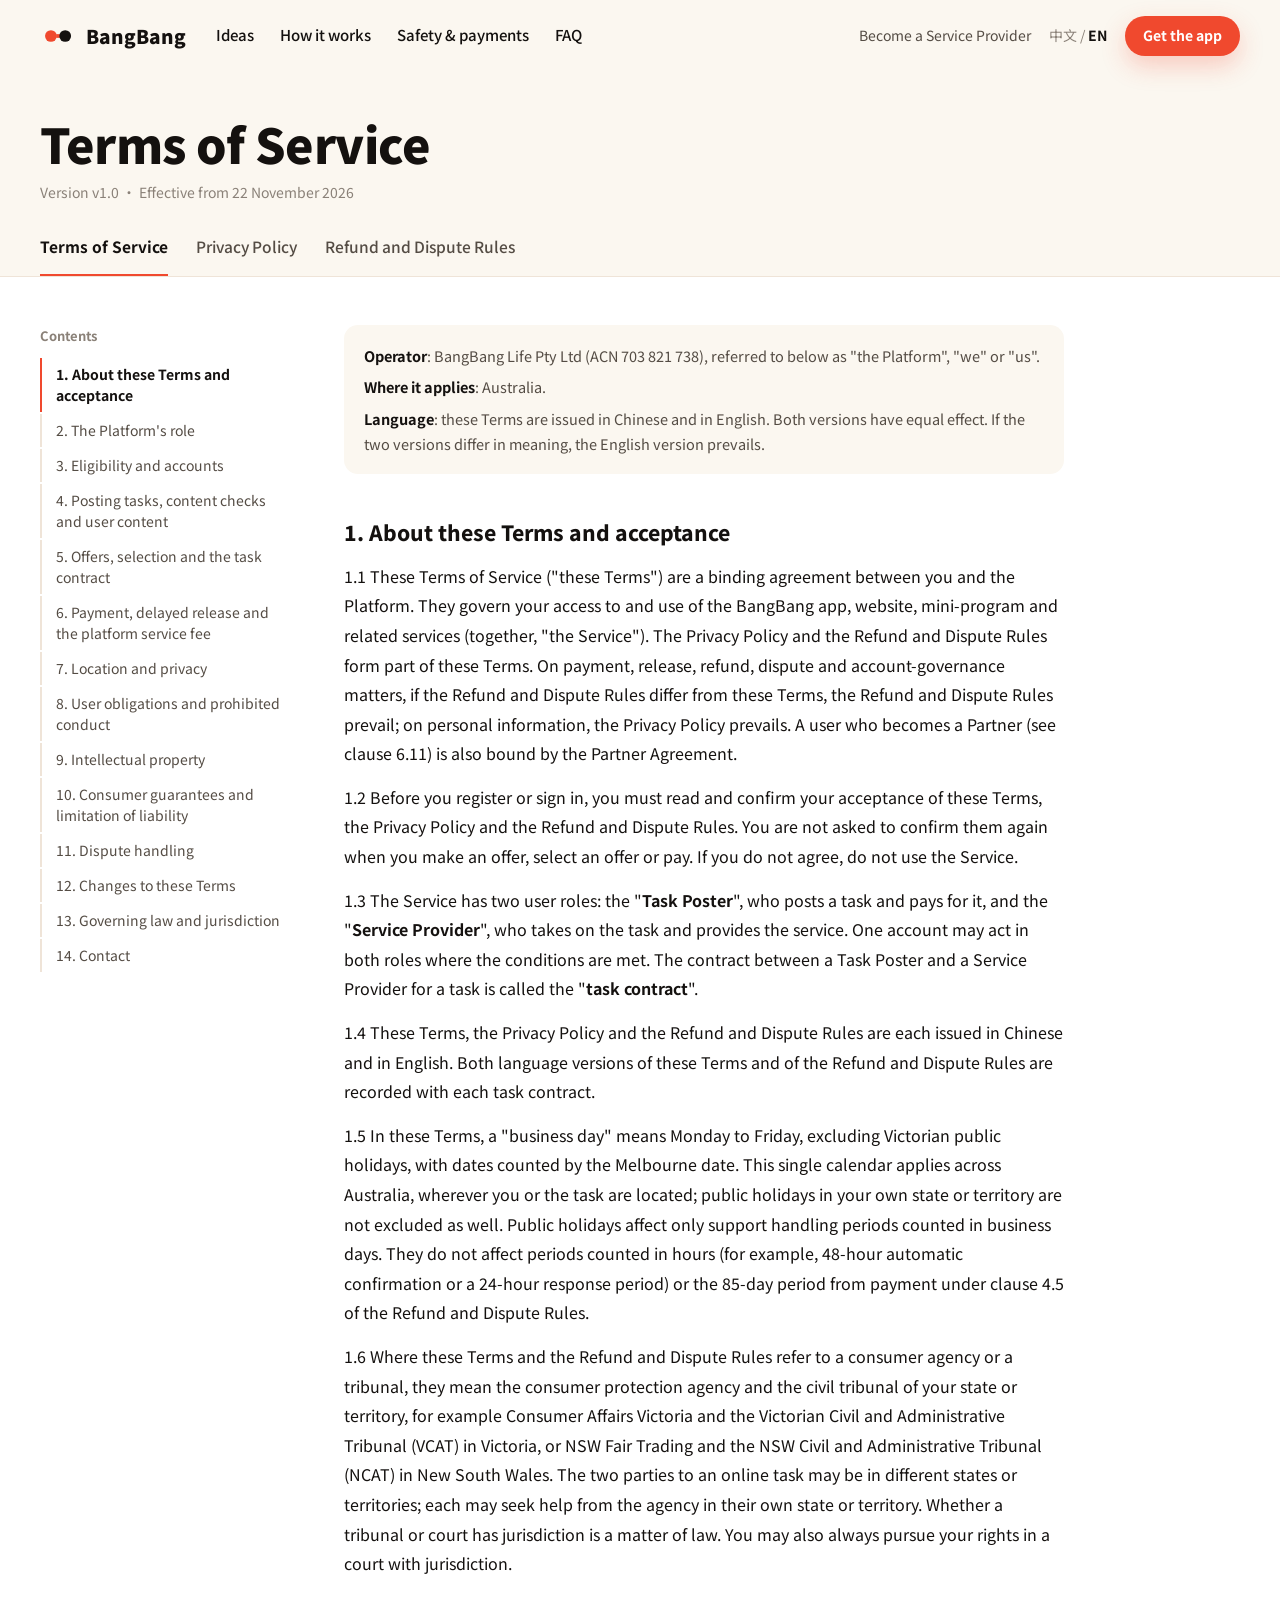
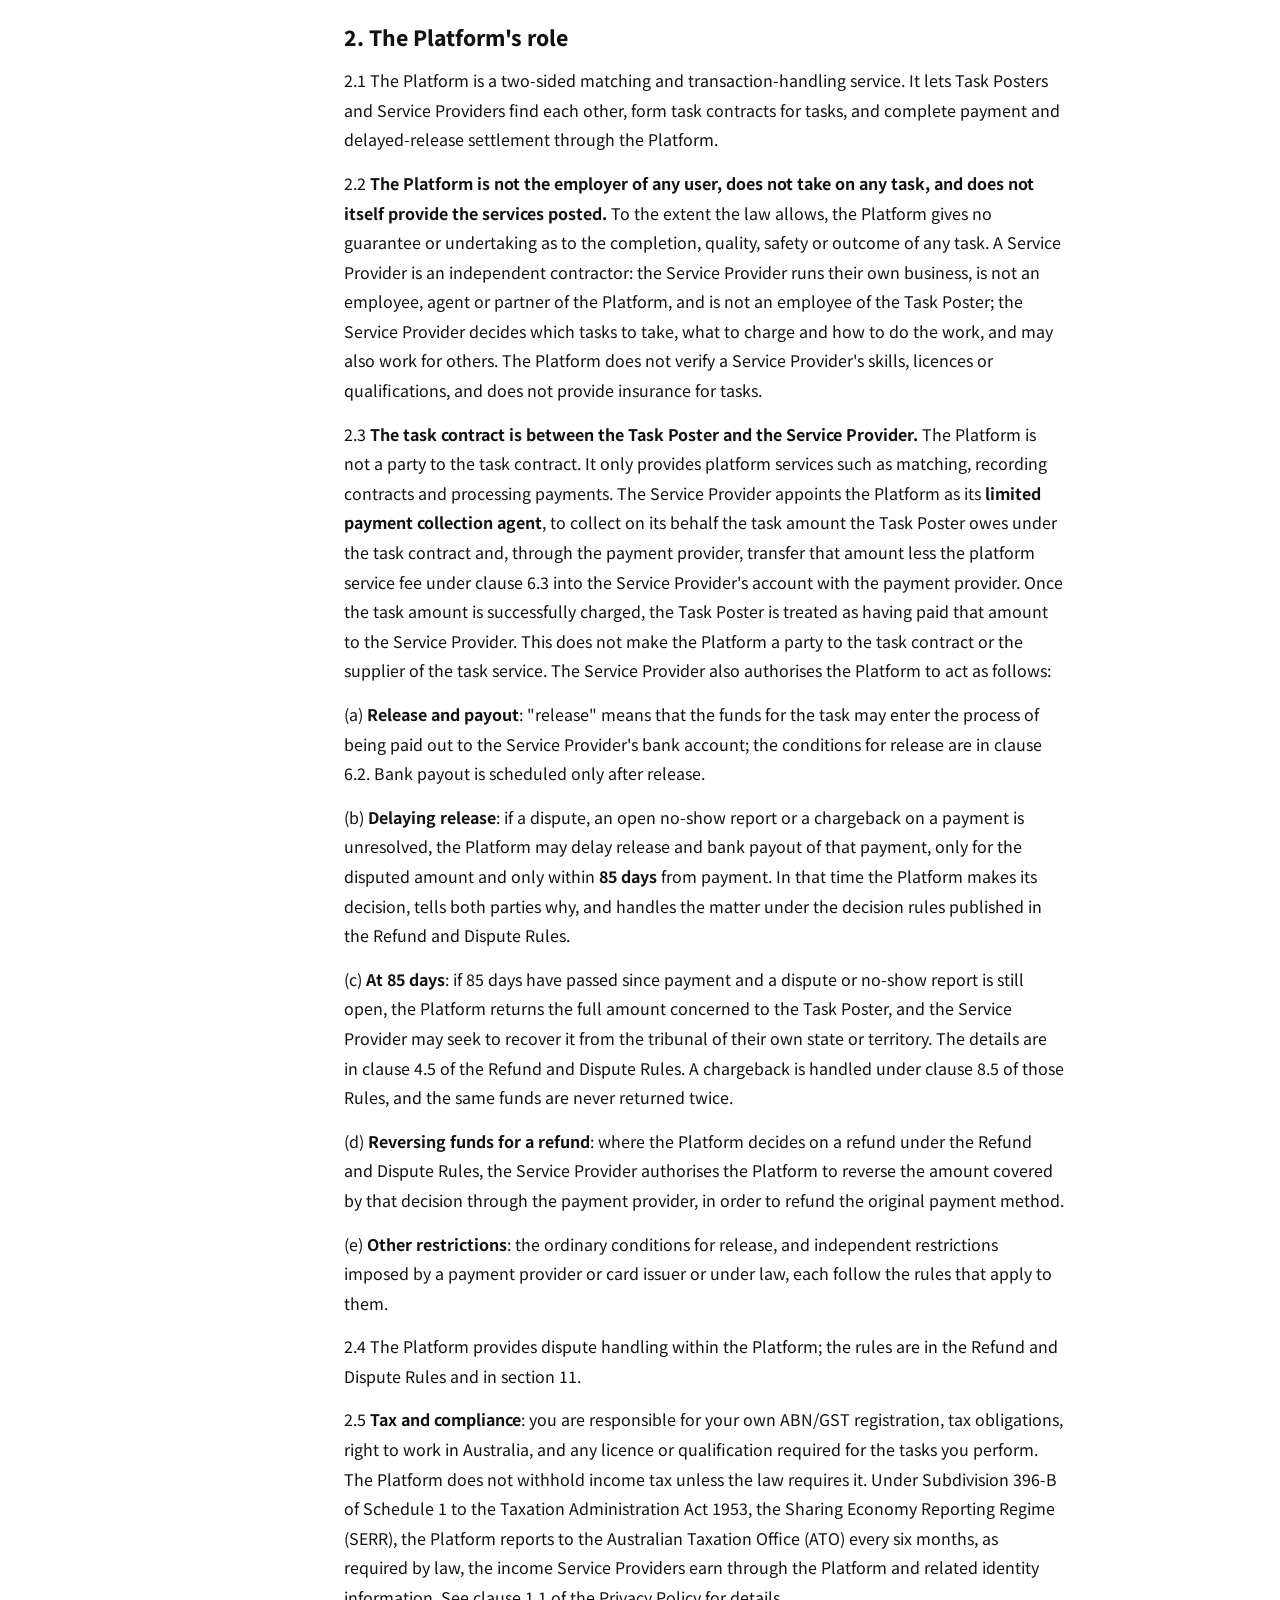
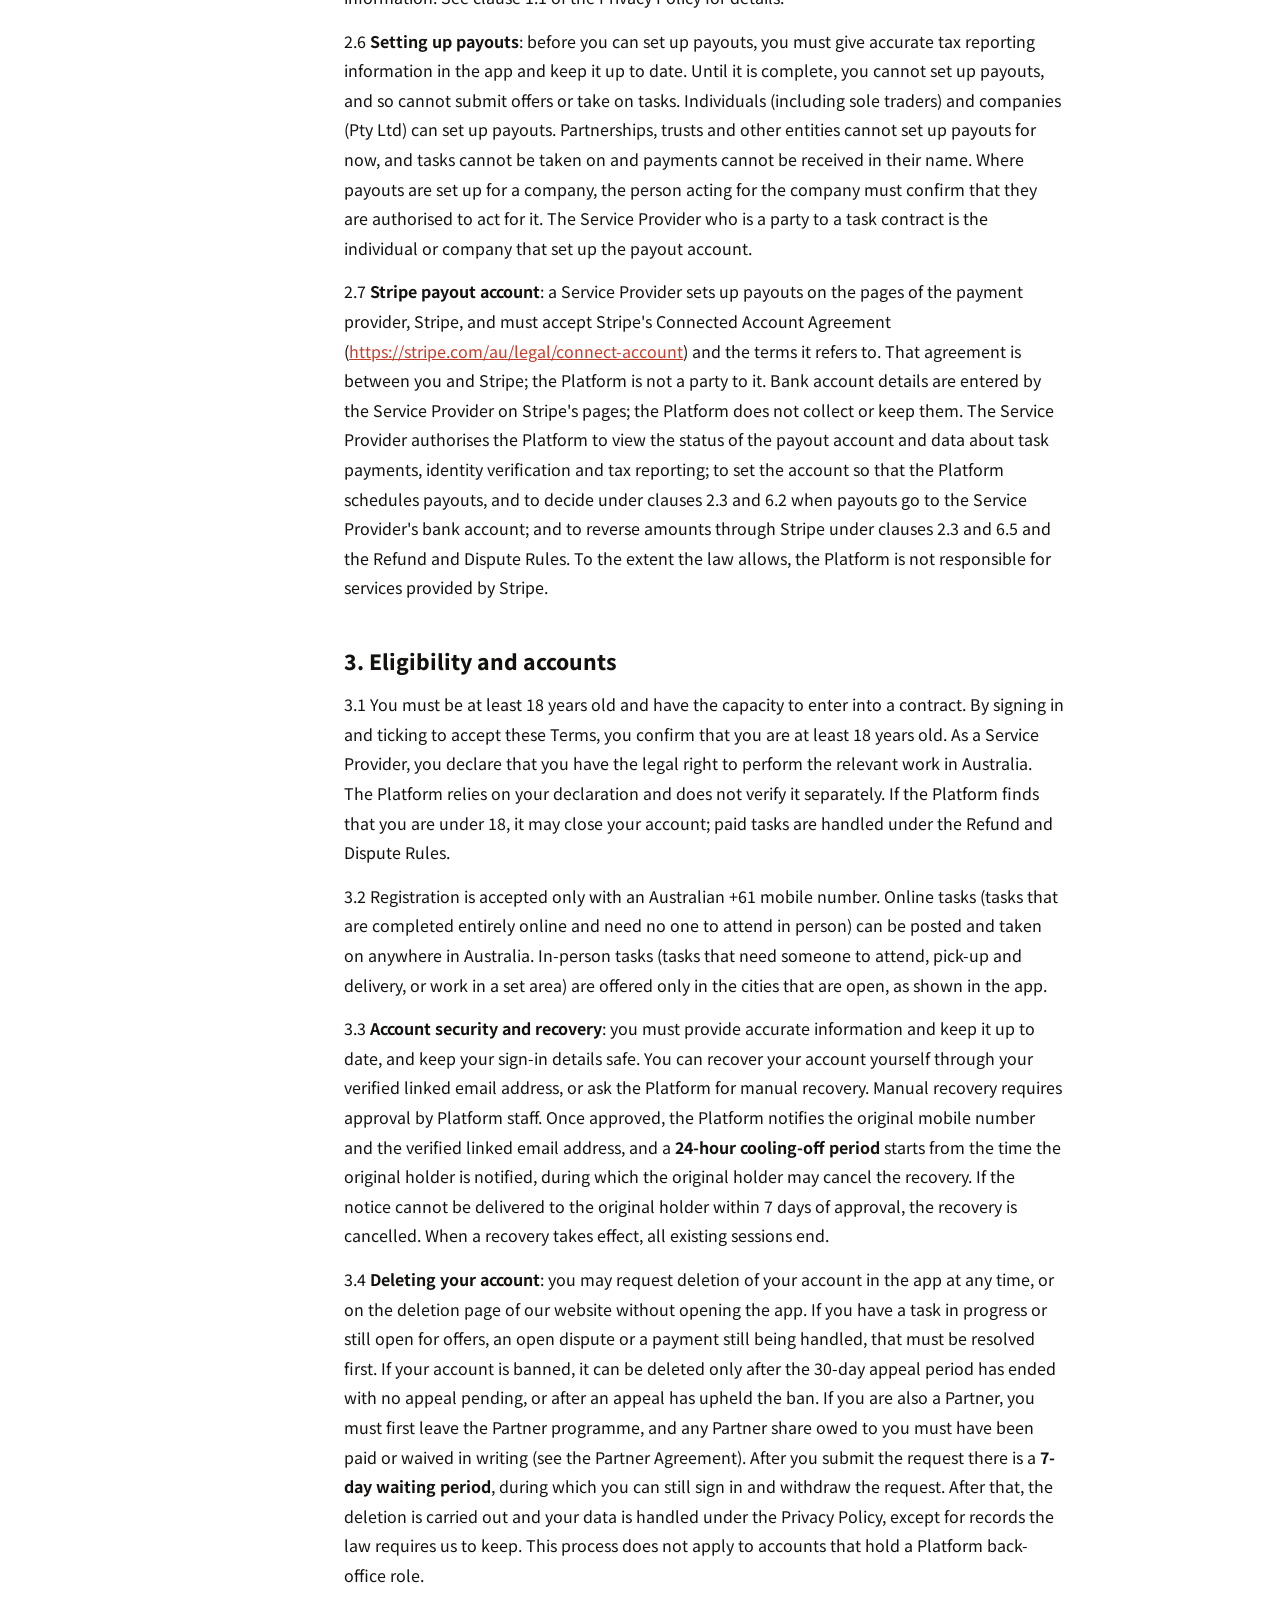
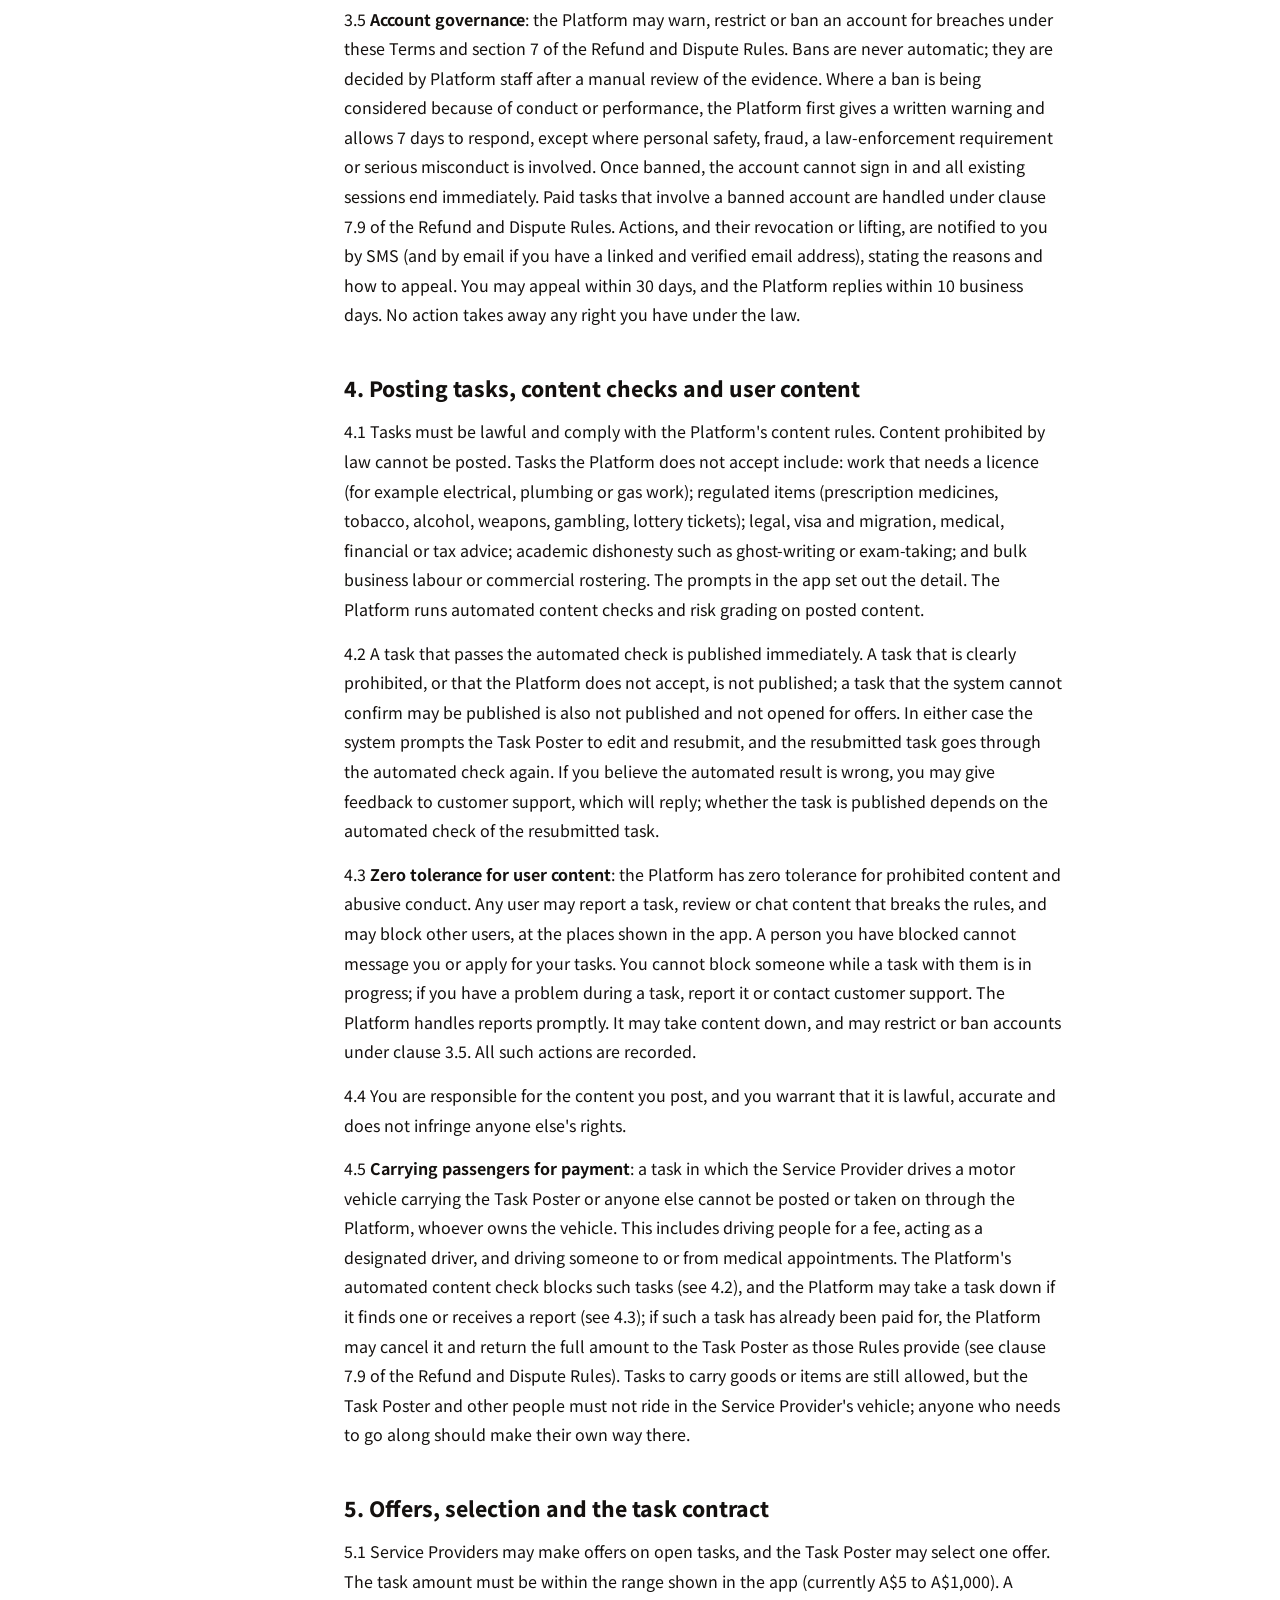
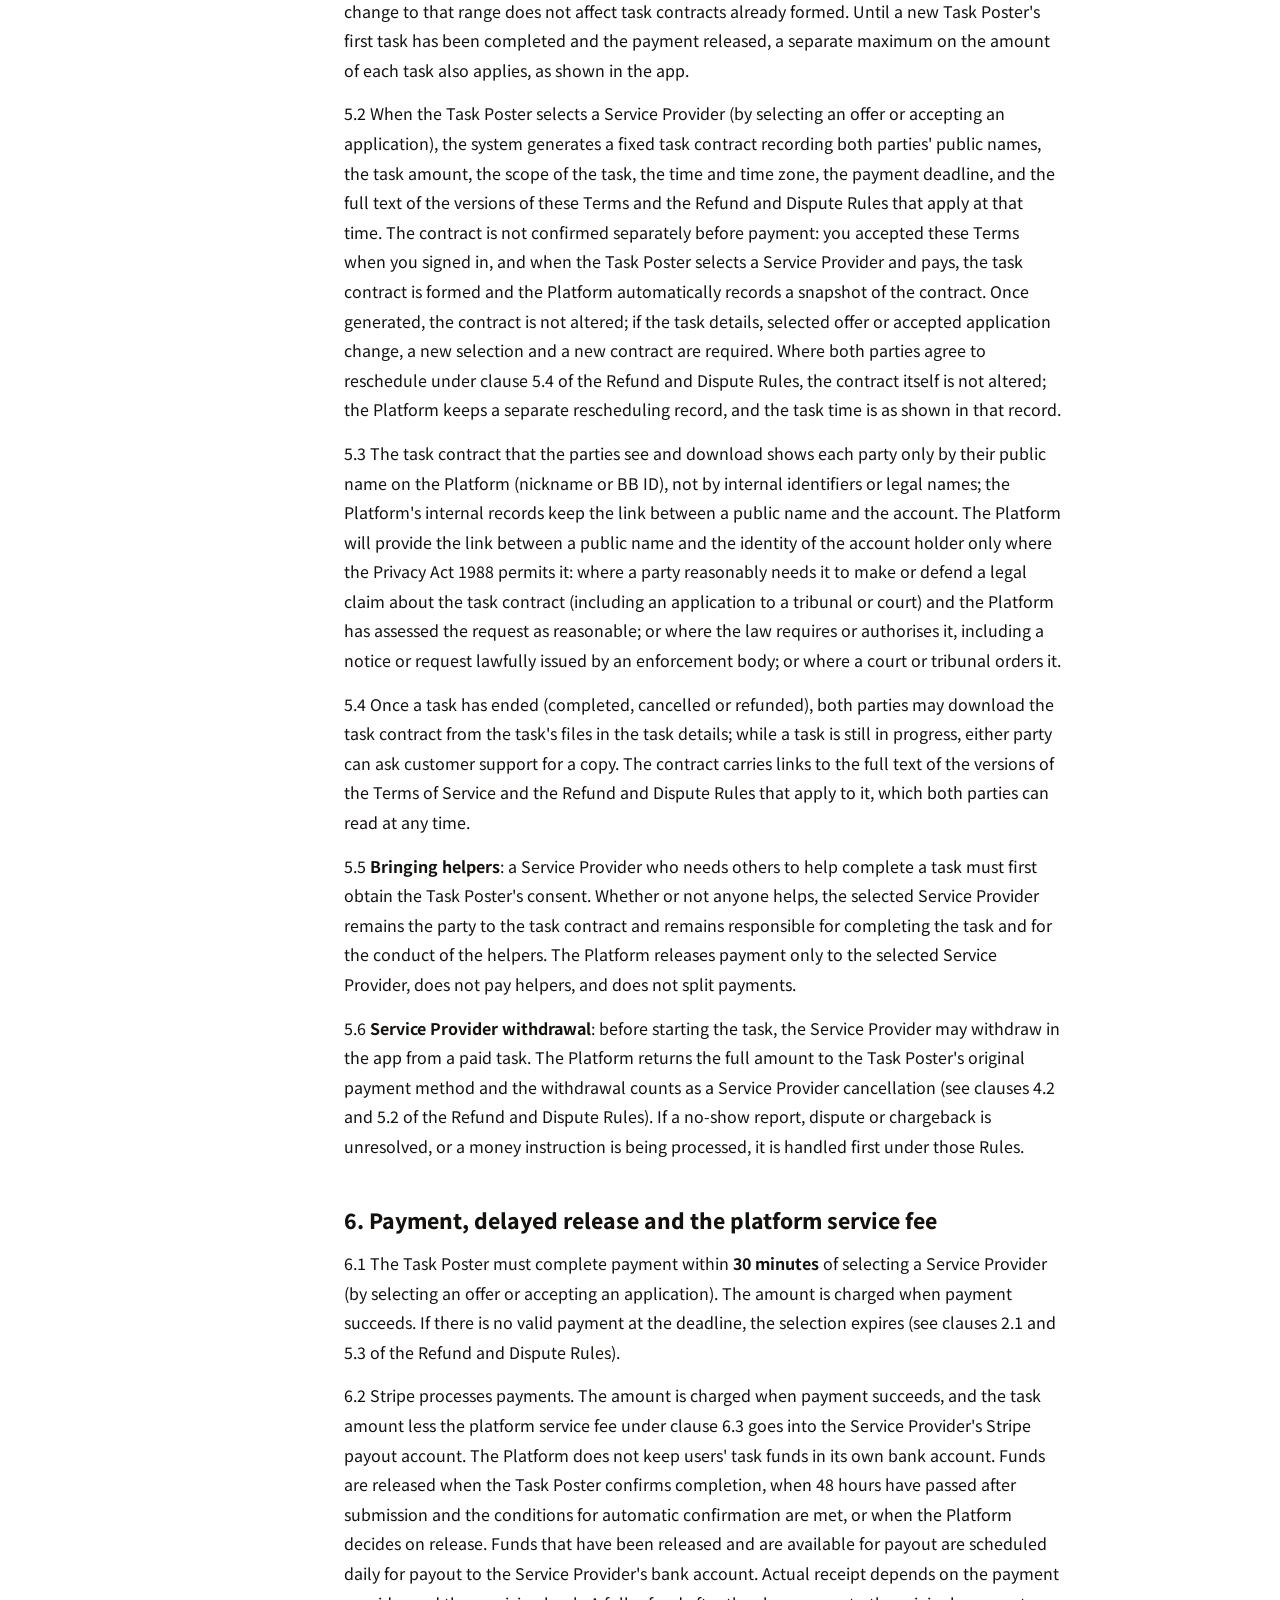
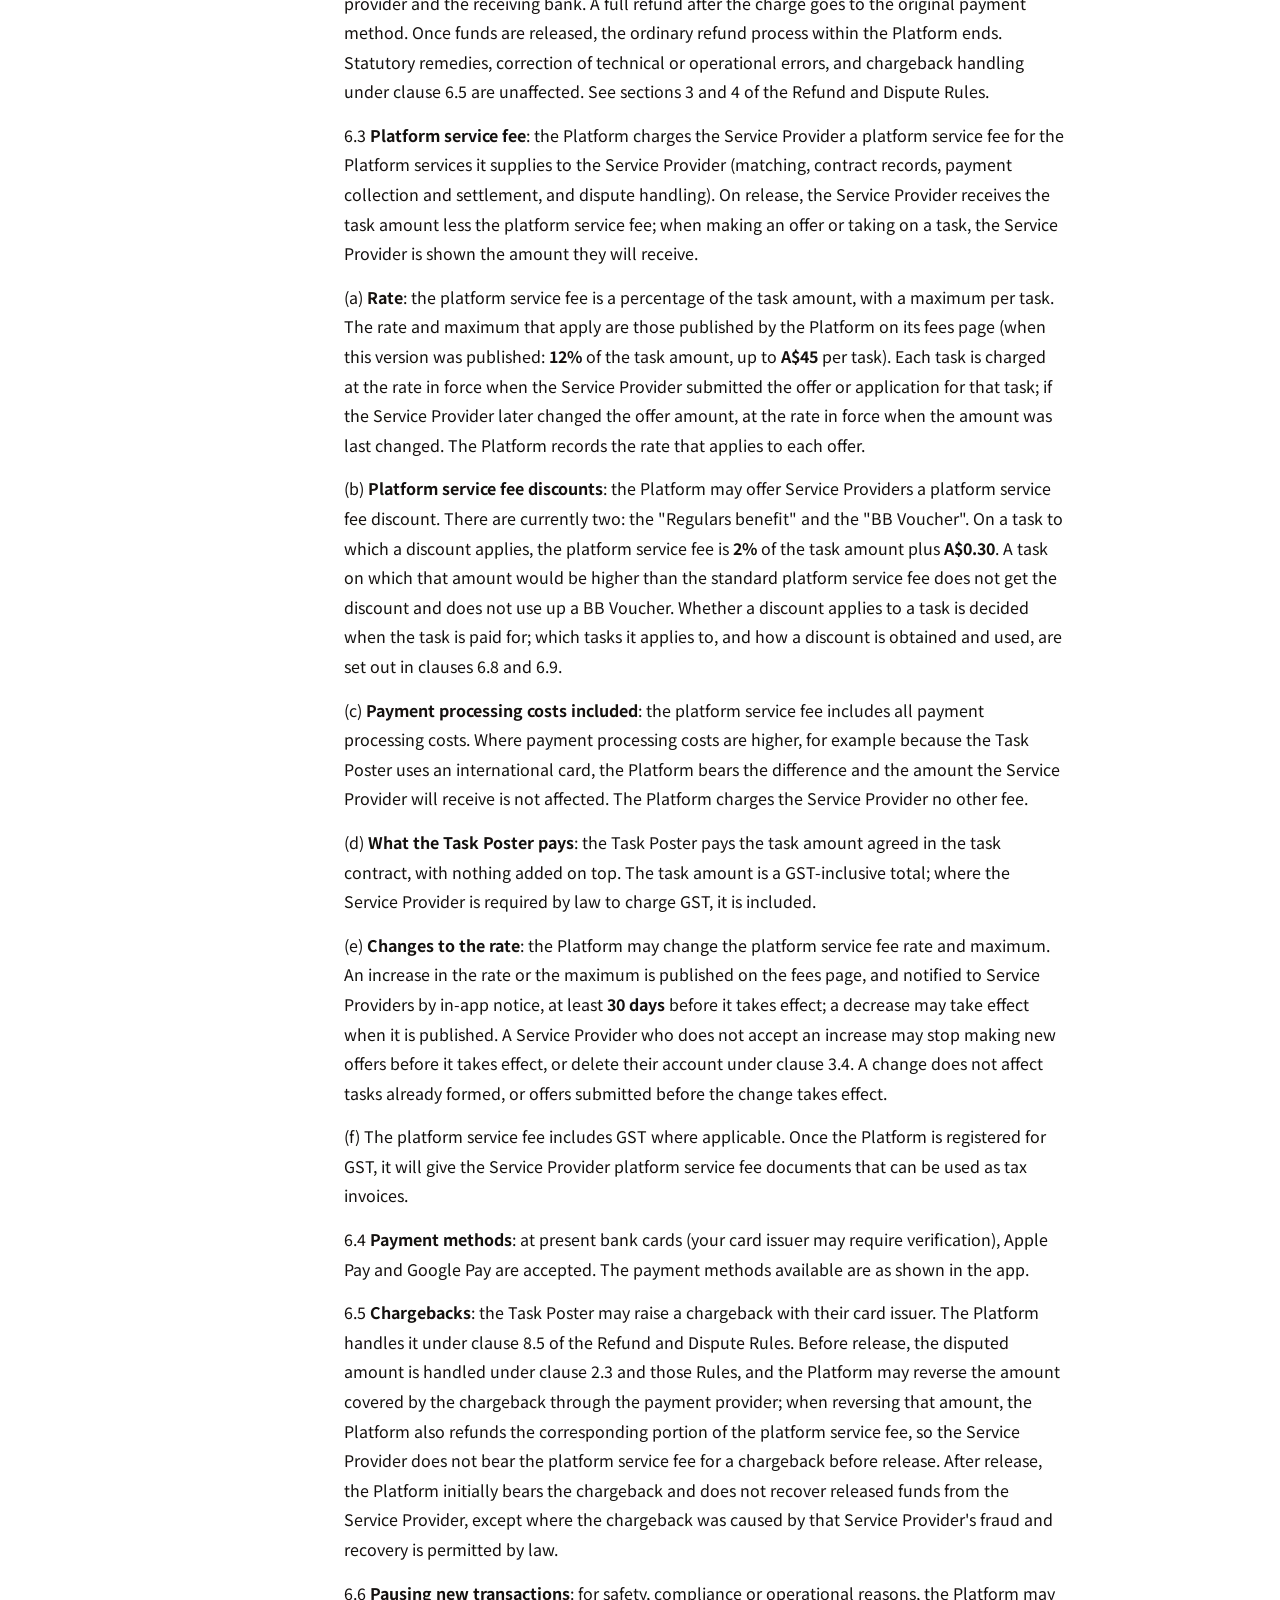
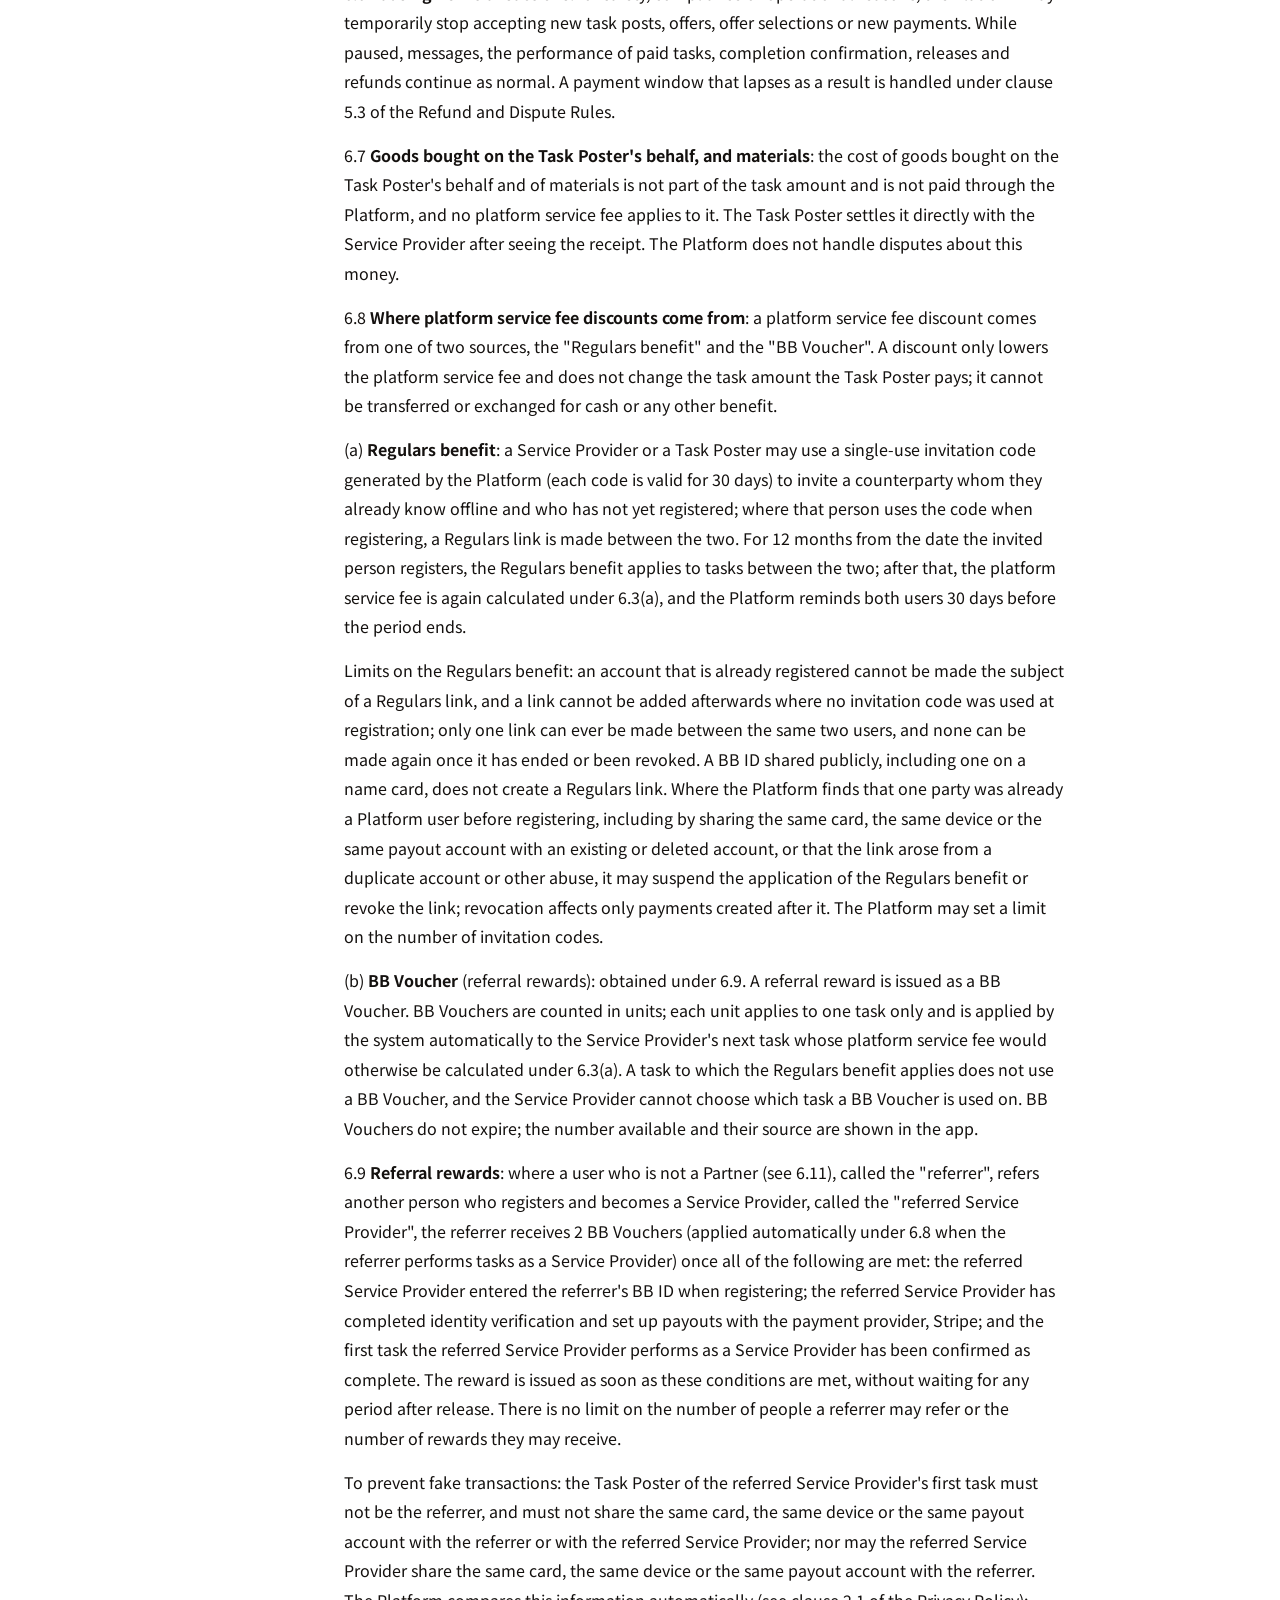
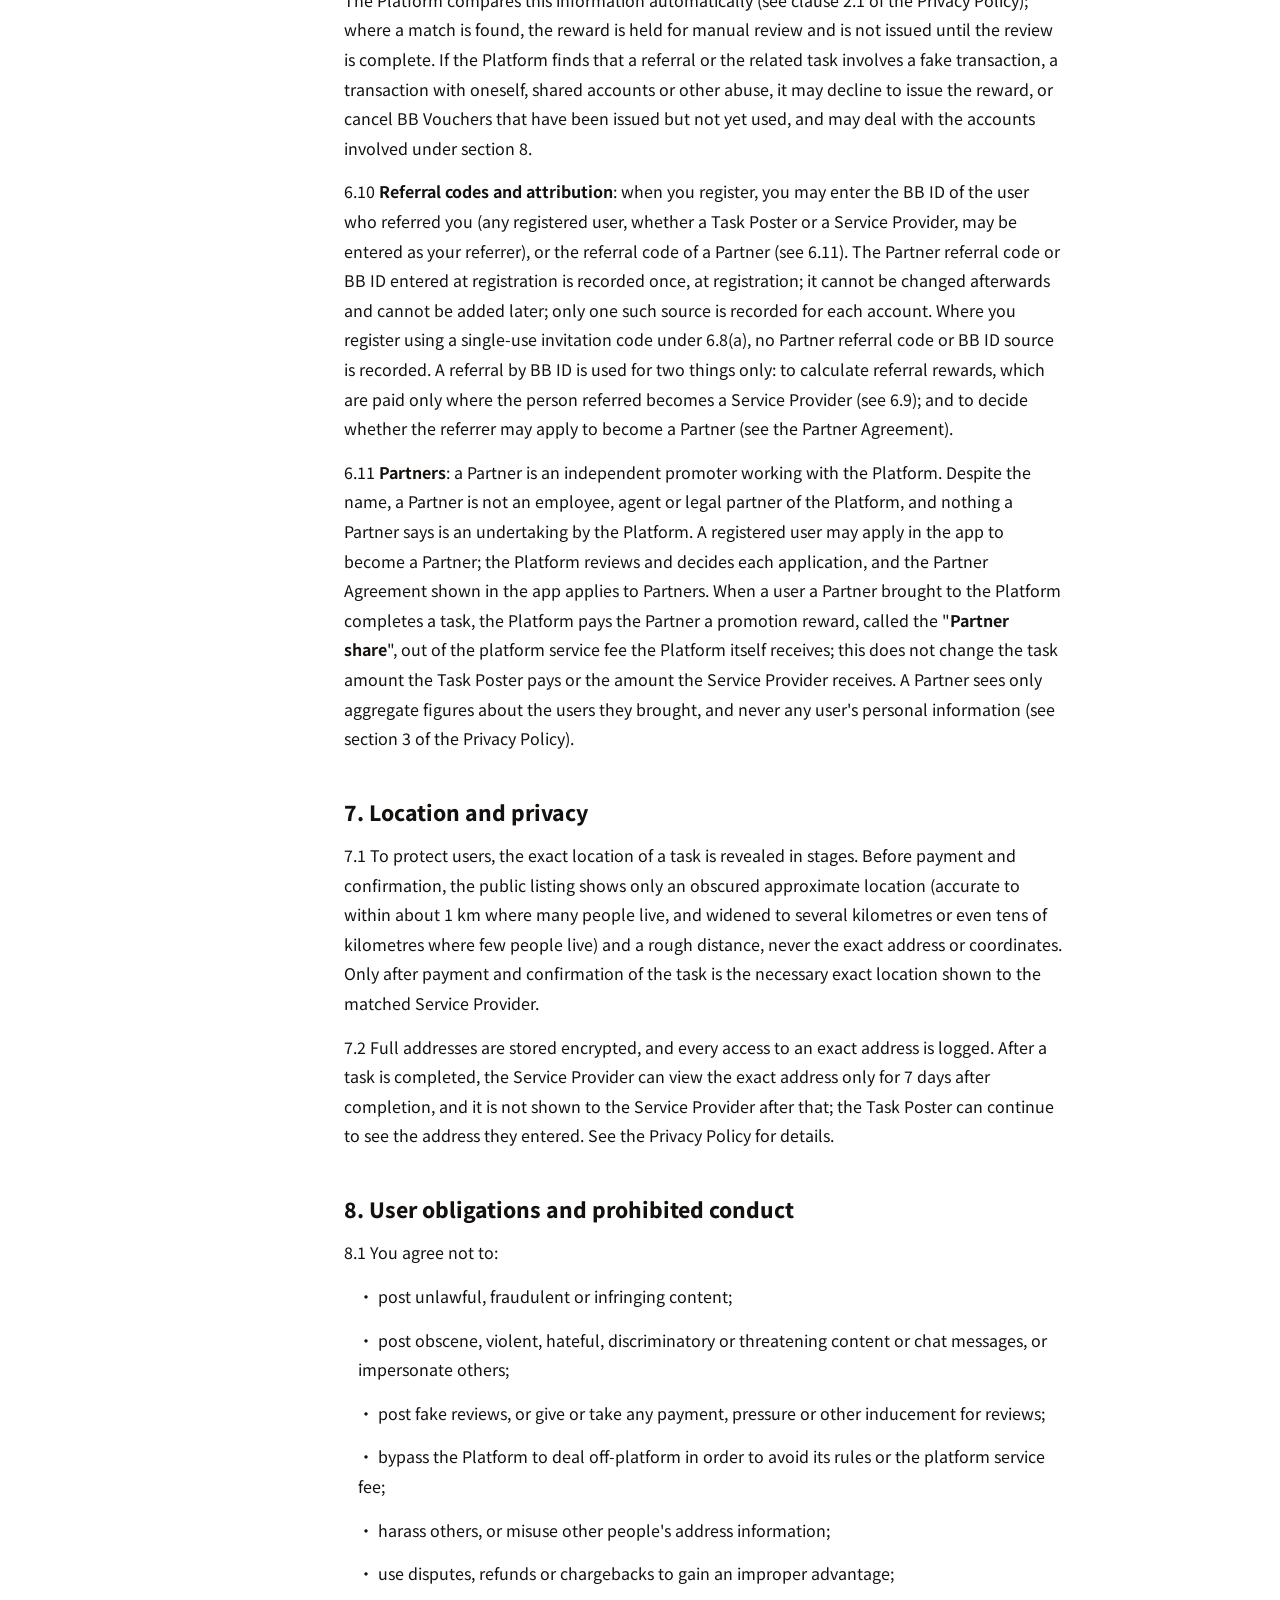
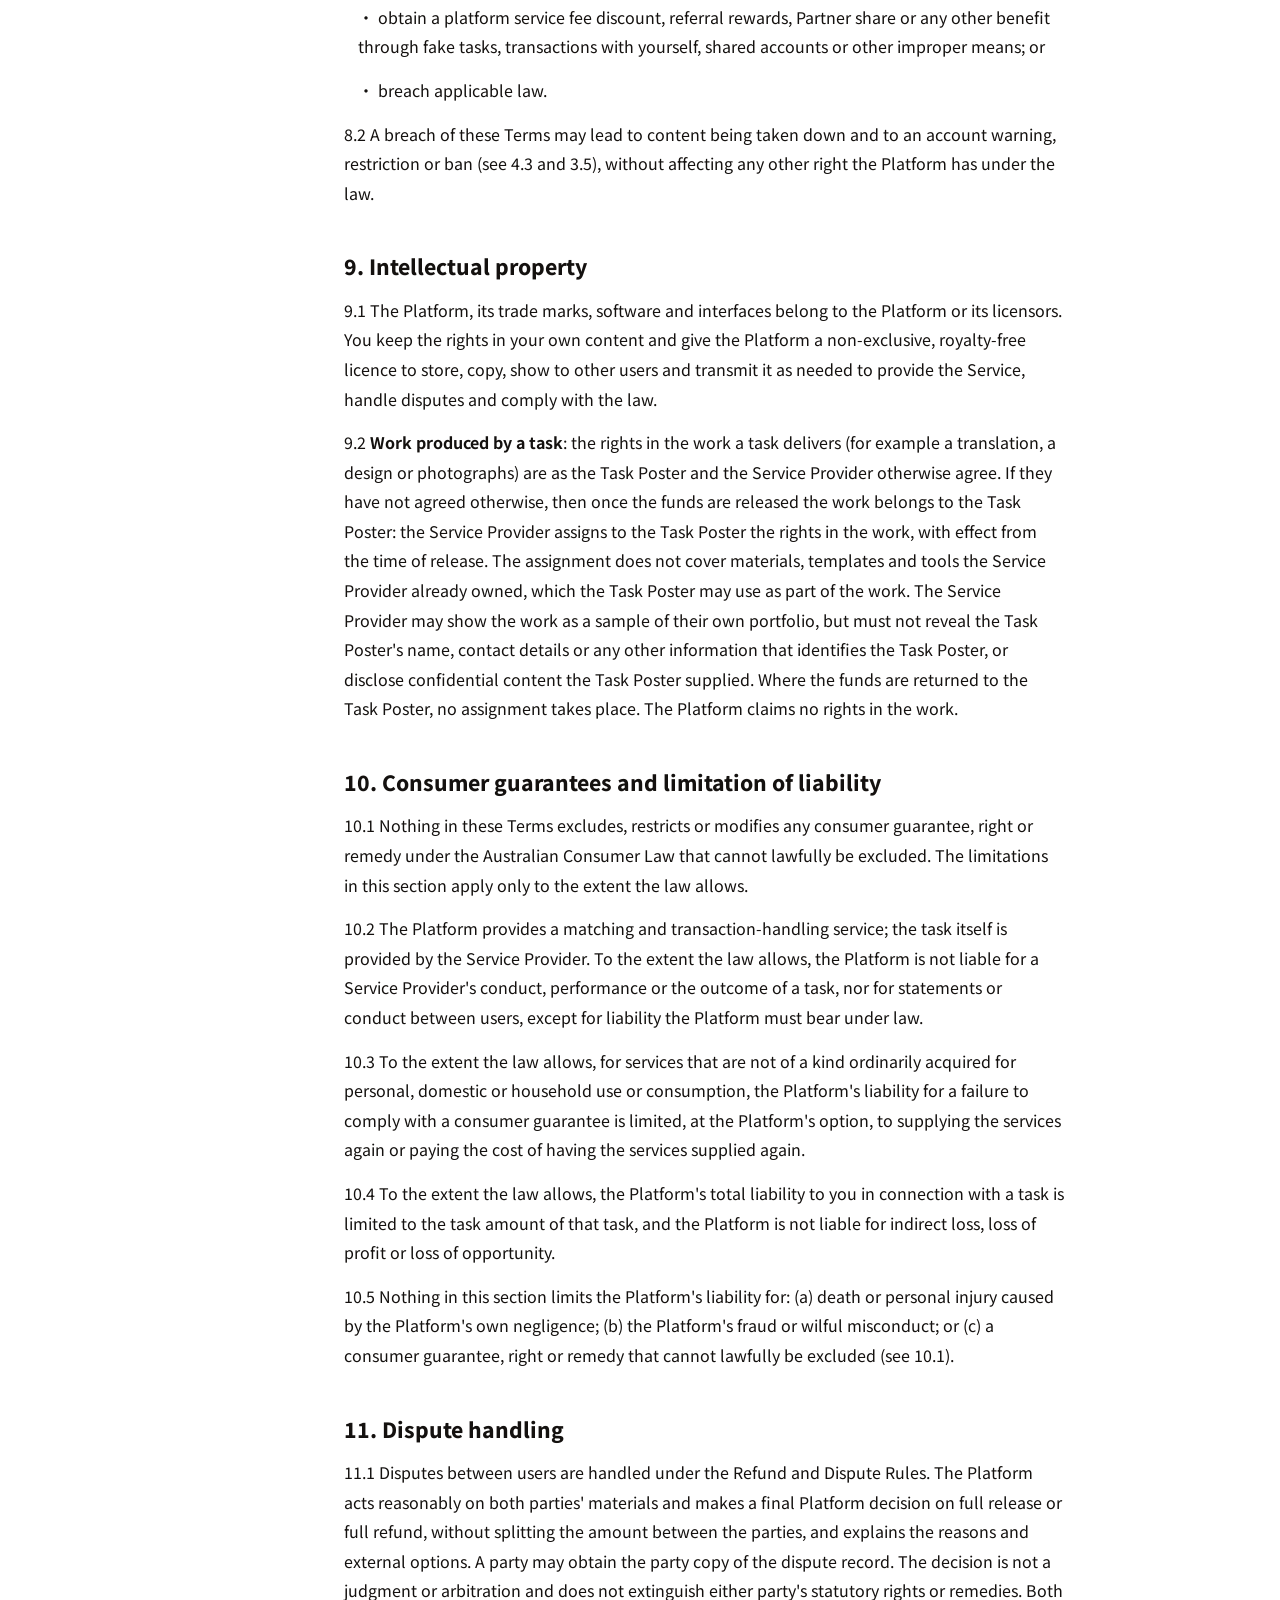
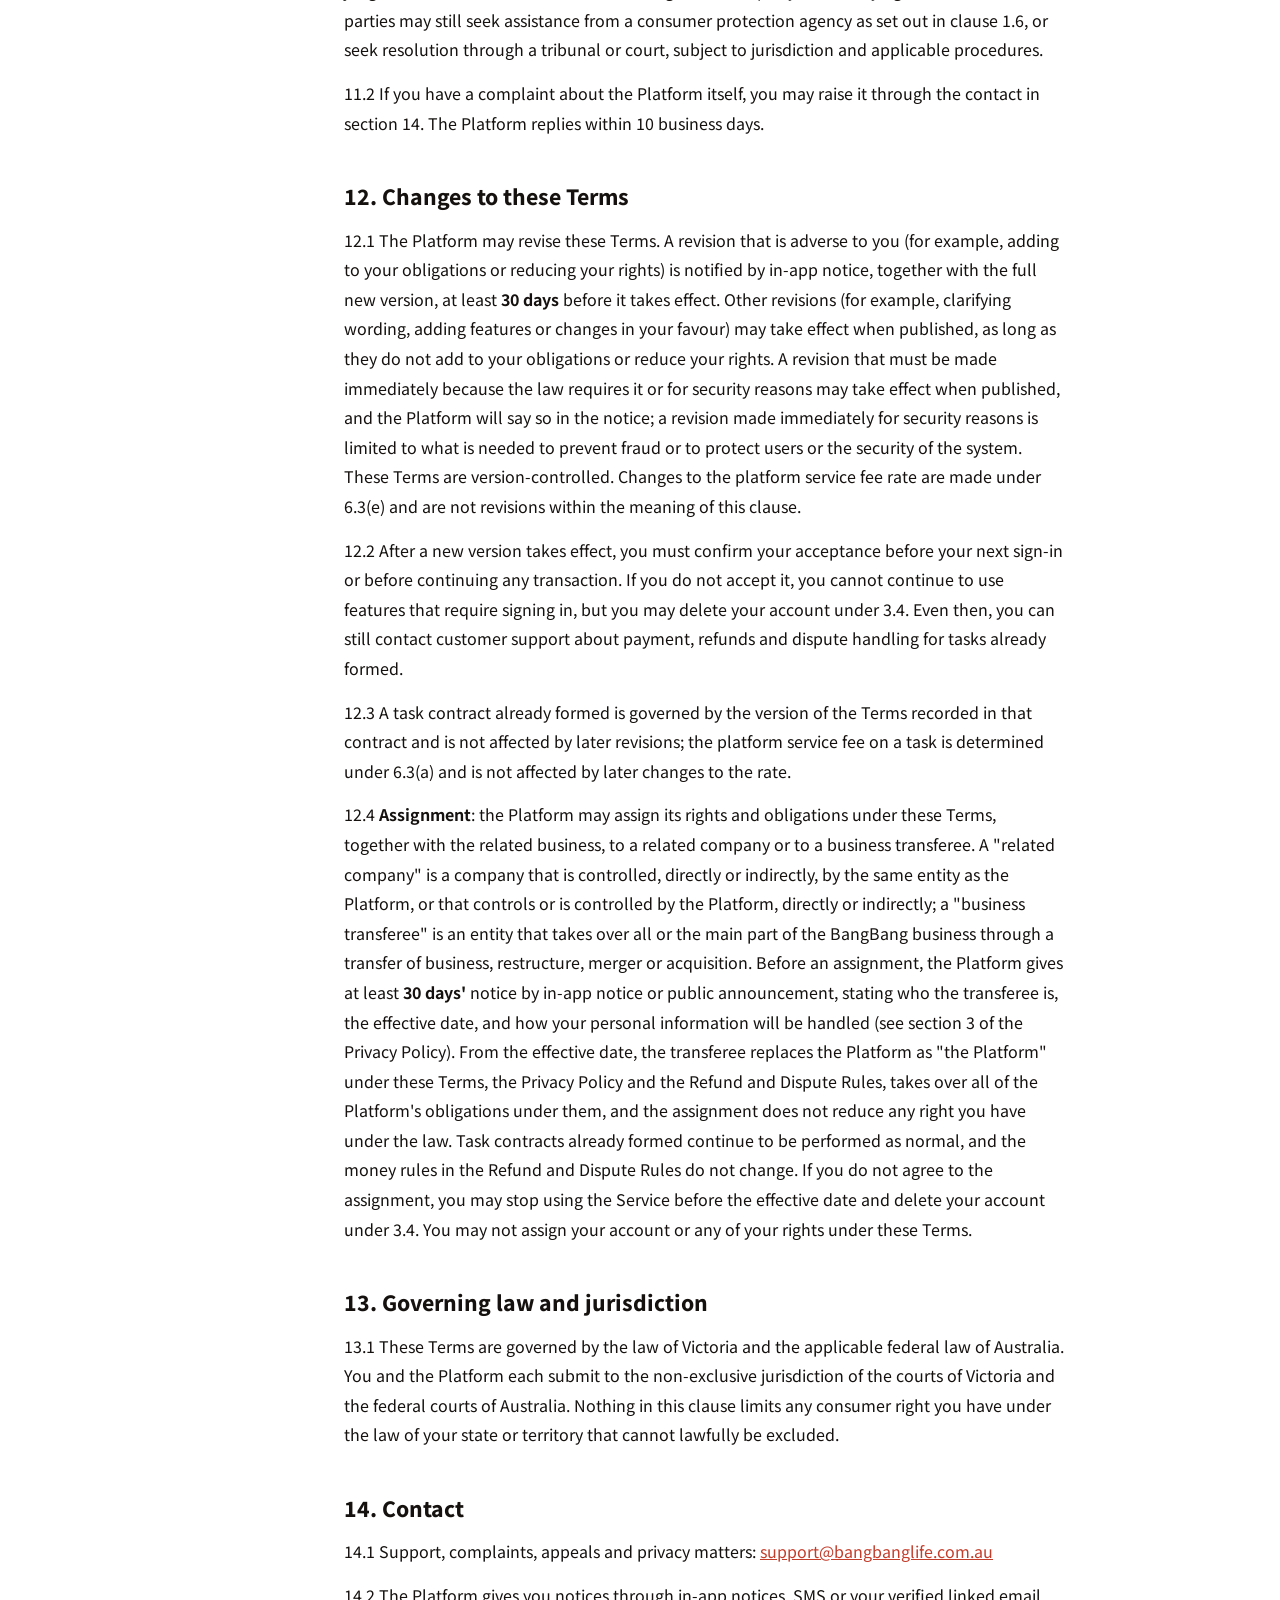
<file: legal/terms/index.html>
<!doctype html>
<html lang="zh-CN">
<head>
<meta charset="utf-8">
<meta name="viewport" content="width=device-width, initial-scale=1">
<title>服务条款（v1.0）· 万能帮帮</title>
<meta name="description" content="万能帮帮 服务条款，v1.0">
<meta name="theme-color" content="#fbf7f0">
<link rel="icon" href="/brand/BangBangAppIcon.svg" type="image/svg+xml">
<link rel="icon" href="/brand/icon-192.png" type="image/png" sizes="192x192">
<link rel="apple-touch-icon" href="/brand/apple-touch-icon.png">
<link rel="alternate" hreflang="zh-CN" href="https://www.bangbanglife.com.au/zh/legal/terms/">
<link rel="alternate" hreflang="en" href="https://www.bangbanglife.com.au/en/legal/terms/">
<link rel="alternate" hreflang="x-default" href="https://www.bangbanglife.com.au/legal/terms/">
<link rel="preconnect" href="https://fonts.googleapis.com">
<link rel="preconnect" href="https://fonts.gstatic.com" crossorigin>
<link rel="stylesheet" href="https://fonts.googleapis.com/css2?family=Noto+Sans+SC:wght@400;500;700;900&display=swap">
<meta property="og:type" content="website">
<meta property="og:site_name" content="万能帮帮">
<meta property="og:title" content="服务条款（v1.0）· 万能帮帮">
<meta property="og:url" content="https://www.bangbanglife.com.au/legal/terms/">
<meta property="og:locale" content="zh_CN">
<style>
:root{
  --ink:#14110f; --ink-2:#544c44; --ink-3:#8a8178;
  --white:#ffffff; --stage:#faeee7; --stage-2:#f4e1d6; --paper:#fbf7f0; --line:#efe4d8; --line-2:#f1d6cc;
  --coral:#f0492e; --coral-deep:#c43d2b; --coral-soft:#fff1ed;
  --night:#1a1614; --on-night:#f5efe8; --on-night-2:#a99d92;
  --f:"Noto Sans SC","PingFang SC","Hiragino Sans GB","Microsoft YaHei",system-ui,sans-serif;
  --nav-h:72px; --gut:clamp(16px,4vw,40px);
  color-scheme:light;
}
*{box-sizing:border-box}
html,body{overflow-x:clip}
body{margin:0;background:var(--white);color:var(--ink);font-family:var(--f);font-size:16px;line-height:1.65;-webkit-font-smoothing:antialiased}
img{display:block;max-width:100%}
a{color:inherit}
button{font-family:inherit}
:focus-visible{outline:2px solid var(--coral);outline-offset:3px;border-radius:8px}
.wrap{width:min(1200px,calc(100% - 2*var(--gut)));margin-inline:auto}
.sr{position:absolute;width:1px;height:1px;overflow:hidden;clip:rect(0 0 0 0);white-space:nowrap}
.btn{display:inline-flex;align-items:center;justify-content:center;gap:10px;height:50px;padding:0 24px;border-radius:999px;font-weight:700;font-size:15.5px;white-space:nowrap;cursor:pointer;border:0;text-decoration:none;transition:transform .2s,box-shadow .2s,background .2s}
.btn small{font-weight:500;font-size:12px;opacity:.8}
.btn-sm{height:40px;padding:0 18px;font-size:14px}
.btn-coral{background:var(--coral);color:#fff;box-shadow:0 10px 24px rgba(240,73,46,.25)}
.btn-coral:hover{background:var(--coral-deep)}
.btn-line{background:transparent;border:1.5px solid var(--ink);color:var(--ink)}
.nav{position:fixed;inset:0 0 auto;z-index:60;height:var(--nav-h);display:flex;align-items:center;background:rgba(250,238,231,.86);backdrop-filter:saturate(1.3) blur(14px);-webkit-backdrop-filter:saturate(1.3) blur(14px);border-bottom:1px solid transparent;transition:background .3s,border-color .3s}
.nav.sc{background:rgba(255,255,255,.9);border-bottom-color:var(--line)}
.nav .wrap{display:flex;align-items:center;gap:30px}
.brand{display:flex;align-items:center;gap:10px;font-weight:900;font-size:19px;white-space:nowrap;text-decoration:none;color:var(--ink)}
.brand svg{width:36px;height:36px;flex:none}
.logo-a{fill:var(--coral)} .logo-b{fill:var(--ink)}
.links{display:flex;gap:26px;font-size:15px;font-weight:500}
.links a{text-decoration:none}
.links a:hover{color:var(--coral)}
.nav-right{margin-left:auto;display:flex;align-items:center;gap:18px;font-size:14px}
.nav-right .sm a{text-decoration:none;color:var(--ink-2);margin-left:16px}
.nav-right .sm a:hover{color:var(--coral)}
.lang{color:var(--ink-3);white-space:nowrap} .lang b{color:var(--ink)}
.lang a{color:inherit;text-decoration:none} .lang a:hover{color:var(--coral)}
.menu-btn{display:none;width:42px;height:42px;border-radius:50%;border:1px solid var(--line);background:var(--white);color:var(--ink);cursor:pointer;place-items:center}
.menu-btn svg{width:20px;height:20px}
.drawer{position:fixed;inset:var(--nav-h) 0 auto;z-index:59;background:var(--white);border-bottom:1px solid var(--line);display:none;flex-direction:column;padding:8px var(--gut) 18px}
.drawer.open{display:flex}
.drawer a{padding:13px 0;border-bottom:1px solid var(--line);text-decoration:none;font-weight:500}
@media (max-width:1020px){.links,.nav-right .sm,.lang{display:none}.menu-btn{display:grid}}
details{border-bottom:1px solid var(--line);padding:4px 0}
summary{cursor:pointer;list-style:none;display:flex;align-items:center;justify-content:space-between;gap:16px;padding:18px 0;font-size:18px;font-weight:700}
summary::-webkit-details-marker{display:none}
summary::after{content:"";flex:none;width:12px;height:12px;border-right:2.5px solid var(--ink-3);border-bottom:2.5px solid var(--ink-3);transform:rotate(45deg) translate(-3px,-3px);transition:transform .3s}
details[open] summary::after{transform:rotate(225deg)}
details p{margin:0 0 20px;color:var(--ink-2);font-size:15.5px;line-height:1.85}
footer{background:var(--paper);color:var(--ink);padding:64px 0 40px;border-top:1px solid var(--line)}
.f-grid{display:grid;grid-template-columns:1.2fr .8fr .8fr 1fr 1.5fr;gap:28px}
footer .brand{color:var(--ink)}
.f-brand p{margin:14px 0 0;color:var(--ink-3);font-size:14px}
footer h4{margin:0 0 12px;font-size:14px;color:var(--ink-3);font-weight:700}
footer ul{list-style:none;margin:0;padding:0;display:grid;gap:8px;font-size:14px}
footer a{text-decoration:none}
footer a{color:var(--ink-2)}
footer a:hover{color:var(--coral-deep);text-decoration:underline}
.f-legal span{white-space:nowrap}
.f-k{display:block;color:var(--ink-3);font-size:13px}
.mail{display:block;white-space:nowrap}
.f-legal{display:flex;justify-content:flex-start;gap:6px 22px;flex-wrap:wrap;margin-top:48px;padding-top:22px;border-top:1px solid var(--line);font-size:12.5px;color:var(--ink-3)}
@media (max-width:900px){
  .f-grid{grid-template-columns:1fr 1fr}
  .f-brand,.f-contact{grid-column:1 / -1}
}
footer{padding-bottom:104px}
.totop{position:fixed;right:max(20px,env(safe-area-inset-right));bottom:max(20px,env(safe-area-inset-bottom));z-index:55;width:52px;height:52px;border-radius:50%;border:0;background:var(--ink);color:#fff;display:grid;place-items:center;cursor:pointer;box-shadow:0 12px 28px rgba(20,17,15,.22);opacity:0;visibility:hidden;transform:translateY(12px);transition:opacity .25s,transform .25s,visibility .25s,background .2s}
.totop.show{opacity:1;visibility:visible;transform:none}
.totop:hover{background:var(--coral)}
.totop:focus-visible{outline:3px solid var(--coral);outline-offset:3px}
.totop svg{width:22px;height:22px}
@media (max-width:900px){.totop{width:46px;height:46px;right:max(16px,env(safe-area-inset-right));bottom:max(16px,env(safe-area-inset-bottom))}}
@media (max-width:380px){
  .nav .wrap{gap:10px}
  .nav-right{gap:8px}
  .brand{gap:8px;font-size:17px}
  .brand svg{width:30px;height:30px}
  .nav .btn-sm{padding:0 12px;font-size:13.5px}
  .menu-btn{width:38px;height:38px}
}

/* ---------- 法律页（样稿 v2：页头和页尾同一种底色） ---------- */
body{background:var(--white)}
.nav,.nav.sc{background:rgba(251,247,240,.92)}
.lg-hero{background:var(--paper);border-bottom:1px solid var(--line);padding-top:var(--nav-h)}
.lg-hero .wrap{padding:44px 0 0}
.lg-hero h1{margin:0;font-weight:900;font-size:clamp(32px,4.2vw,48px);line-height:1.15;letter-spacing:-.01em}
.lg-ver{margin:10px 0 0;color:var(--ink-3);font-size:14px}
.lg-tabs{display:flex;gap:28px;margin-top:30px;overflow-x:auto;scrollbar-width:none}
.lg-tabs a{flex:none;margin-bottom:-1px;padding:0 0 14px;border-bottom:3px solid transparent;text-decoration:none;color:var(--ink-2);font-weight:500;font-size:15.5px}
.lg-tabs a[aria-current]{color:var(--ink);font-weight:700;border-bottom-color:var(--coral)}
.lg-tabs a:hover{color:var(--coral)}
.lg-main{display:grid;grid-template-columns:240px minmax(0,720px);gap:64px;padding:48px 0 96px}
.lg-toc{position:sticky;top:calc(var(--nav-h) + 28px);align-self:start;max-height:calc(100vh - var(--nav-h) - 56px);overflow:auto}
.lg-toc h2{margin:0 0 12px;font-size:13px;font-weight:700;color:var(--ink-3)}
.lg-toc ol{list-style:none;margin:0;padding:0;display:grid;gap:2px}
.lg-toc a{display:block;padding:6px 0 6px 14px;border-left:2px solid var(--line);text-decoration:none;color:var(--ink-2);font-size:14px;line-height:1.5}
.lg-toc a:hover{color:var(--coral)}
.lg-toc a.on{border-left-color:var(--coral);color:var(--ink);font-weight:700}
.lg-tocm{display:none}
.lg-body{font-size:16px;line-height:1.85;color:var(--ink);overflow-wrap:anywhere}
.lg-body p{margin:0 0 14px}
.lg-body h3{margin:44px 0 14px;font-size:21px;font-weight:800;line-height:1.4;scroll-margin-top:calc(var(--nav-h) + 20px)}
.lg-body h4{margin:28px 0 10px;font-size:17px;font-weight:700;line-height:1.5;scroll-margin-top:calc(var(--nav-h) + 20px)}
.lg-body [id]{scroll-margin-top:calc(var(--nav-h) + 20px)}
.lg-body hr{margin:36px 0 20px;border:0;border-top:1px solid var(--line)}
.lg-body em{color:var(--ink-3)}
.lg-body a{color:var(--coral-deep)}
.lg-body blockquote{margin:0 0 14px;padding:2px 0 2px 16px;border-left:3px solid var(--line-2);color:var(--ink-2)}
.lg-body .legal-list-item{padding-left:14px}
.lg-meta{padding:18px 20px;margin-bottom:8px;border-radius:14px;background:var(--paper);font-size:14.5px;line-height:1.75;color:var(--ink-2)}
.lg-meta p{margin:0 0 6px}
.lg-meta p:last-child{margin:0}
.lg-meta strong{color:var(--ink)}
@media (max-width:900px){
  .lg-hero .wrap{padding-top:28px}
  .lg-tabs{gap:22px;margin-top:22px}
  .lg-tabs a{font-size:15px}
  .lg-main{grid-template-columns:minmax(0,1fr);gap:0;padding:24px 0 72px}
  .lg-toc{display:none}
  .lg-tocm{display:block;margin:0 0 22px;padding:0;border:1px solid var(--line);border-radius:14px;background:var(--white)}
  .lg-tocm summary{padding:14px 18px 14px 16px;font-size:15px}
  .lg-tocm ol{list-style:none;margin:0;padding:0 16px 10px}
  .lg-tocm a{display:block;padding:10px 0;border-top:1px solid var(--line);text-decoration:none;color:var(--ink-2);font-size:14.5px}
  .lg-body{font-size:15.5px}
  .lg-body h3{margin:36px 0 12px;font-size:19px}
  .lg-meta{padding:14px 16px;font-size:14px}
}
</style>
</head>
<body><header class="nav" id="nav">
  <div class="wrap">
    <a class="brand" href="/zh/#top" aria-label="万能帮帮首页"><svg viewBox="0 0 100 100" aria-hidden="true"><rect class="logo-a" x="45" y="44.8" width="10.3" height="10.4"/><circle class="logo-a" cx="30.3" cy="50" r="16.3"/><circle class="logo-b" cx="70" cy="50" r="16.3"/></svg>万能帮帮</a>
    <nav class="links" aria-label="主导航"><a href="/zh/#world">灵感墙</a><a href="/zh/#how">怎么用</a><a href="/zh/#safety">安全与付款</a><a href="/zh/#faq">常见问题</a></nav>
    <div class="nav-right">
      <span class="sm"><a href="/zh/#provider">成为服务者</a></span>
      <span class="lang"><b>中文</b> / <a href="/en/legal/terms/" lang="en">EN</a></span>
      <a class="btn btn-sm btn-coral" href="/zh/#top">下载 App</a>
      <button class="menu-btn" id="menuBtn" type="button" aria-label="打开菜单" aria-expanded="false"><svg viewBox="0 0 24 24" aria-hidden="true"><path d="M4 7h16M4 12h16M4 17h16" stroke="currentColor" stroke-width="2" stroke-linecap="round"/></svg></button>
    </div>
  </div>
</header>
<nav class="drawer" id="drawer" aria-label="菜单"><a href="/zh/#world">灵感墙</a><a href="/zh/#how">怎么用</a><a href="/zh/#safety">安全与付款</a><a href="/zh/#faq">常见问题</a><a href="/zh/#provider">成为服务者</a><a href="/zh/#top">下载 App</a><a href="/en/legal/terms/" lang="en">English</a></nav>
<main>
<section class="lg-hero"><div class="wrap">
<h1>服务条款</h1>
<p class="lg-ver">版本 v1.0 · 2026 年 11 月 22 日起生效</p>
<nav class="lg-tabs" aria-label="法律文件"><a href="/legal/terms/" aria-current="page">服务条款</a><a href="/legal/privacy/">隐私政策</a><a href="/legal/refund/">退款与争议规则</a></nav>
</div></section>
<div class="wrap lg-main">
<aside class="lg-toc" aria-label="目录"><h2>目录</h2><ol><li><a href="#s1">1. 关于本条款与接受</a></li><li><a href="#s2">2. 平台的角色</a></li><li><a href="#s3">3. 资格与账户</a></li><li><a href="#s4">4. 任务发布、内容检查与用户内容</a></li><li><a href="#s5">5. 报价、选择与任务合同</a></li><li><a href="#s6">6. 付款、延迟放行与平台服务费</a></li><li><a href="#s7">7. 位置与隐私</a></li><li><a href="#s8">8. 用户义务与禁止行为</a></li><li><a href="#s9">9. 知识产权</a></li><li><a href="#s10">10. 消费者保证与责任限制</a></li><li><a href="#s11">11. 争议处理</a></li><li><a href="#s12">12. 条款变更</a></li><li><a href="#s13">13. 准据法与管辖</a></li><li><a href="#s14">14. 联系方式</a></li></ol></aside>
<div class="lg-col">
<details class="lg-tocm"><summary>目录</summary><ol><li><a href="#s1">1. 关于本条款与接受</a></li><li><a href="#s2">2. 平台的角色</a></li><li><a href="#s3">3. 资格与账户</a></li><li><a href="#s4">4. 任务发布、内容检查与用户内容</a></li><li><a href="#s5">5. 报价、选择与任务合同</a></li><li><a href="#s6">6. 付款、延迟放行与平台服务费</a></li><li><a href="#s7">7. 位置与隐私</a></li><li><a href="#s8">8. 用户义务与禁止行为</a></li><li><a href="#s9">9. 知识产权</a></li><li><a href="#s10">10. 消费者保证与责任限制</a></li><li><a href="#s11">11. 争议处理</a></li><li><a href="#s12">12. 条款变更</a></li><li><a href="#s13">13. 准据法与管辖</a></li><li><a href="#s14">14. 联系方式</a></li></ol></details>

<article class="lg-body" lang="zh-CN"><div class="lg-meta"><p><span><strong>运营方</strong></span><span>：BangBang Life Pty Ltd（ACN 703 821 738），下文称「平台」或「我们」。</span></p><p><span><strong>适用地区</strong></span><span>：澳大利亚。</span></p><p><span><strong>语言</strong></span><span>：本条款有中文版和英文版，两版效力相同；两版意思不一致时，以英文版为准。</span></p></div><h3 id="s1"><span>1. 关于本条款与接受</span></h3><p id="s1-1"><span>1.1 本服务条款（「本条款」）是您与平台之间具有约束力的协议，管辖您对万能帮帮（英文名 BangBang）应用、网站、小程序及相关服务（统称「服务」）的访问与使用。《隐私政策》与《退款与争议规则》是本条款的组成部分。就付款、放行、退款、争议与账户治理事项，《退款与争议规则》与本条款不一致的，以《退款与争议规则》为准；个人信息事项，以《隐私政策》为准。成为帮主的用户另适用《帮主合作协议》。</span></p><p id="s1-2"><span>1.2 注册或登录前，您需要阅读并确认接受本条款、《隐私政策》和《退款与争议规则》；之后提交报价、选择报价和付款时，不再另行确认。不同意的，请不要使用服务。</span></p><p id="s1-3"><span>1.3 服务有两类用户角色：发布任务并付款的「</span><span><strong>发布者</strong></span><span>」，承接任务并提供服务的「</span><span><strong>服务者</strong></span><span>」。同一账户符合条件时可以担任两种角色。发布者与服务者之间就某个任务订立的合同，称「</span><span><strong>任务合同</strong></span><span>」。</span></p><p id="s1-4"><span>1.4 本条款、《隐私政策》和《退款与争议规则》都有中文版和英文版。随任务合同记录的本条款与《退款与争议规则》，中英文两个版本都会一并记录。</span></p><p id="s1-5"><span>1.5 本条款所称「工作日」，指周一至周五，不包括维多利亚州公众假期，日期按墨尔本时间计算。不论您或任务在澳大利亚哪个州或领地，全国都用这一套日历，您所在地的其他公众假期不另扣除。公众假期只影响按工作日计算的客服处理时限，不影响按小时计算的规则（例如 48 小时自动确认、24 小时回应期），也不影响《退款与争议规则》4.5 从付款算起的 85 天时限。</span></p><p id="s1-6"><span>1.6 本条款和《退款与争议规则》提到消费者机构和审裁处的地方，指您所在州或领地的消费者保护机构和民事审裁处，例如维多利亚州的 Consumer Affairs Victoria 和 VCAT、新南威尔士州的 NSW Fair Trading 和 NCAT。线上任务的双方可能在不同的州或领地，各方可以向自己所在州或领地的机构寻求协助。审裁处或法院有没有管辖权，依法律规定。您始终也可以向有管辖权的法院主张权利。</span></p><h3 id="s2"><span>2. 平台的角色</span></h3><p id="s2-1"><span>2.1 平台是一个双边撮合与交易处理服务：使发布者与服务者能够发现彼此，就任务订立任务合同，并通过平台完成付款与延迟放行结算。</span></p><p id="s2-2"><span>2.2 </span><span><strong>平台不是任何用户的雇主，不承包任何任务，不提供被发布的服务本身。</strong></span><span>在法律允许的范围内，平台不对任务的完成、质量、安全或结果作出任何保证或承诺。服务者是独立承包人：服务者独立经营，不是平台的员工、代理人或合伙人，也不是发布者的员工；服务者自行决定接哪些任务、报什么价、怎样完成任务，也可以同时为他人提供服务。平台不核验服务者的技能、执照或资质，也不为任务提供保险。</span></p><p id="s2-3"><span>2.3 </span><span><strong>任务合同存在于发布者与服务者之间。</strong></span><span>平台不是任务合同的当事方，只提供撮合、合同记录与付款处理等平台服务。服务者委任平台作为其</span><span><strong>有限付款代收代理</strong></span><span>：代服务者收取发布者依任务合同应付的任务金额，并经支付服务商，把扣除 6.3 平台服务费后的余额转入服务者在支付服务商处的收款账户。任务金额扣款成功，即视为发布者已向服务者支付该金额。平台不因此成为任务合同的当事方或任务服务的提供方。服务者另授权平台按下列规则办理：</span></p><p><span>（a）</span><span><strong>放行与银行打款</strong></span><span>：款项「放行」（也称「放款」），指该笔任务款可以进入向服务者银行账户打款的流程，放行条件见 6.2。放行后，平台才安排银行打款。</span></p><p><span>（b）</span><span><strong>暂缓放行</strong></span><span>：某笔付款存在未决争议、未结失约报告或拒付的，平台可以暂缓该笔付款的放行和银行打款，只限争议金额，且只在自付款之日起 </span><span><strong>85 天</strong></span><span>内。平台会在这段时间内作出决定，告知双方原因，并按《退款与争议规则》公开的判断规则处理。</span></p><p><span>（c）</span><span><strong>满 85 天</strong></span><span>：付款满 85 天，争议或失约报告仍未结案的，平台把相应金额全额退回发布者；服务者可以向其所在州或领地的审裁处追讨。具体办法见《退款与争议规则》4.5。拒付按该规则 8.5 处理，同一笔款项不重复退回。</span></p><p><span>（d）</span><span><strong>退款时撤回款项</strong></span><span>：平台依《退款与争议规则》决定退款的，服务者授权平台通过支付服务商撤回该决定对应的金额，用于原路退款。</span></p><p><span>（e）</span><span><strong>其他限制</strong></span><span>：普通放行条件，以及支付服务商、发卡行或法律作出的独立限制，按各自适用的规则处理。</span></p><p id="s2-4"><span>2.4 平台提供平台内的争议处理，规则见《退款与争议规则》和第 11 节。</span></p><p id="s2-5"><span>2.5 </span><span><strong>税务与合规</strong></span><span>：您自行负责确认自身的 ABN/GST 登记、纳税义务、澳大利亚工作权利，以及从事相关任务所需的执照或资质；平台不代扣所得税，法律另有要求的除外。依据《1953 年税务管理法》附表 1 第 396-B 分部，即共享经济报告制度（SERR），平台会依法每半年向澳大利亚税务局（ATO）报送服务者通过平台取得的收入及相关身份信息，详见《隐私政策》1.1。</span></p><p id="s2-6"><span>2.6 </span><span><strong>开通收款</strong></span><span>：开通收款前，您须在应用内如实填写税务申报所需的信息，并在信息变化时及时更新；信息未填写完整的，不能开通收款，也就不能提交报价或承接任务。个人（含个体户）和公司（Pty Ltd）可以开通收款；合伙、信托和其他实体暂不能开通收款，也不能以其名义承接任务或收取款项。以公司名义开通收款的，代表公司操作的人须确认自己有权代表该公司。任务合同中服务者一方，就是开通该收款账户的个人或公司。</span></p><p id="s2-7"><span>2.7 </span><span><strong>Stripe 收款账户</strong></span><span>：服务者通过支付服务商 Stripe 的页面开通收款，须接受 Stripe 的《Connected Account Agreement》（已连接账户协议，<a href="https://stripe.com/au/legal/connect-account" rel="noopener noreferrer">https://stripe.com/au/legal/connect-account</a>）及其引用的条款。该协议是您与 Stripe 之间的协议，平台不是其当事方。银行账户由服务者在 Stripe 的页面填写，平台不收集，也不保存。服务者授权平台：查看其收款账户的状态，以及与任务款项、身份核验和税务申报有关的数据；把其收款账户设为由平台安排银行打款时间，并按 2.3 和 6.2 决定何时向其银行账户打款；按 2.3、6.5 和《退款与争议规则》通过 Stripe 撤回款项。在法律允许的范围内，平台不对 Stripe 提供的服务负责。</span></p><h3 id="s3"><span>3. 资格与账户</span></h3><p id="s3-1"><span>3.1 您须年满 18 周岁，并具备订立合同的能力；您登录并勾选同意本条款，即表示您确认自己已年满 18 周岁。作为服务者，您声明自己拥有在澳大利亚从事相关工作的合法权利。平台依赖您的声明，不另行核验。平台发现您实际未满 18 周岁的，可以关闭您的账户，已付款的任务按《退款与争议规则》处理。</span></p><p id="s3-2"><span>3.2 只接受澳大利亚 +61 手机号注册。线上任务（全程在线完成、不需要到现场的任务）在澳大利亚全境都可以发布和承接。线下任务（需要到现场、取送或在指定区域办事的任务）只在已开放的城市提供，以应用内显示为准。</span></p><p id="s3-3"><span>3.3 </span><span><strong>账户安全与找回</strong></span><span>：您须提供真实信息并保持更新，妥善保管登录方式。您可以通过已验证的绑定邮箱自助找回账号，或向平台申请人工找回。人工找回须经平台人员审批；批准后，平台会通知原手机号及已验证的绑定邮箱，并自原持有人被告知起进入 </span><span><strong>24 小时冷静期</strong></span><span>，期内原持有人可以撤销；批准后 7 天内仍无法将通知送达原持有人的，该次找回取消。找回生效后，原有登录会话全部失效。</span></p><p id="s3-4"><span>3.4 </span><span><strong>删除账户</strong></span><span>：您可以随时在应用内申请删除账户，也可以在官网的账号删除页提交申请，不必打开应用。账户有进行中或仍在接受报价的任务、未决争议或待处理款项的，须先处理完毕。账户被封禁的，须等申诉期（30 天）届满且没有未决申诉，或者申诉结果为维持封禁之后才能删除。账户同时是帮主的，须先退出帮主身份，且应付分成已发放或已由您书面放弃（见《帮主合作协议》）。提交申请后有 </span><span><strong>7 天等待期</strong></span><span>，期内您仍可以登录并撤销；期满后执行删除，相关数据按《隐私政策》处理，法律要求保留的记录除外。持有平台后台角色的账号不适用此流程。</span></p><p id="s3-5"><span>3.5 </span><span><strong>账户治理</strong></span><span>：平台可以按本条款与《退款与争议规则》第 7 节，对违规账户作出警告、限制或封禁。封禁不自动触发，由平台人员人工核查证据后决定；因行为或履约问题拟封禁的，平台先书面警告并给 7 天回应期，涉及人身安全、欺诈、执法要求或严重不当行为的除外。封禁后账户不能登录，已登录的会话立即失效。已付款任务涉及被封禁账户的，按《退款与争议规则》7.9 处理。处置及其撤销或解除通过短信通知本人，已绑定并验证邮箱的，同时发送邮件，写明原因与申诉方式；您可以在 30 天内申诉，平台在 10 个工作日内答复。处置不剥夺您依法享有的权利。</span></p><h3 id="s4"><span>4. 任务发布、内容检查与用户内容</span></h3><p id="s4-1"><span>4.1 任务须合法，并符合平台的内容规则。法律禁止的内容不能发布。平台不接受的任务包括：需要持牌的工作（例如电工、水管工、燃气工）；受监管物品（处方药、烟酒、武器、赌博、彩票）；法律、签证与移民、医疗、金融或税务建议；代写代考等学术不诚信行为；企业批量用工和商业排班。具体以应用内的提示为准。平台对发布的内容进行自动内容检查与风险分级。</span></p><p id="s4-2"><span>4.2 自动检查通过的任务直接公开。明确属于禁止内容或平台不接受的内容的，不予发布；系统无法确认是否可以发布的，同样不公开、不开放报价。两种情况下，系统都会提示发布者修改后重新提交，重新提交的内容同样要经过自动检查。您认为自动检查结果有误的，可以联系客服反馈，客服会答复；任务能否公开，以重新提交后的自动检查结果为准。</span></p><p id="s4-3"><span>4.3 </span><span><strong>用户内容零容忍</strong></span><span>：平台对违规内容和滥用行为零容忍。任何用户都可以在应用内举报违规的任务、评价和聊天内容，也可以拉黑其他用户，入口以应用内显示为准。被您拉黑的人不能给您发消息，也不能申请您的任务；有进行中的任务时不能拉黑，进行中遇到问题请举报或联系客服。平台会尽快处理举报，可以下架内容，也可以按 3.5 限制或封禁账户。所有相关处置均有记录。</span></p><p id="s4-4"><span>4.4 您对自己发布的内容负责，并保证其合法、准确、不侵犯第三方权利。</span></p><p id="s4-5"><span>4.5 </span><span><strong>有偿载人</strong></span><span>：服务者在任务中驾驶机动车搭载发布者或其他人的任务，不论车辆属于谁，都不能在平台发布或承接，包括开车载人收费、代驾和开车接送就医。平台通过自动内容检查拦截这类任务（见 4.2），并可在发现或接到举报后下架（见 4.3）；已经付款的，平台可以按该规则取消任务并全额退回发布者（见《退款与争议规则》7.9）。运送物品的任务照常允许，但发布者和其他人不得搭乘服务者的车辆；需要同行的，请自行前往。</span></p><h3 id="s5"><span>5. 报价、选择与任务合同</span></h3><p id="s5-1"><span>5.1 服务者可以对开放任务报价；发布者可以选择其中一个报价。任务金额须在应用内显示的范围内（目前为 A$5 至 A$1,000）；范围调整不影响已成立的任务合同。新发布者在其第一个任务完成并放行之前，单个任务金额另有上限，以应用内显示为准。</span></p><p id="s5-2"><span>5.2 选定服务者后（包括选择报价或接受接单申请），系统生成一份内容固定的任务合同，记录双方的公开名、任务金额、任务范围、时间与时区、付款截止，以及当时适用的本条款与《退款与争议规则》的版本全文。付款前不再另行确认合同：您登录时已确认接受本条款，发布者选定服务者并付款，即成立任务合同，平台自动记录合同快照。合同内容一经生成不再改动；任务内容或所选报价、已接受的接单申请发生变化的，须重新选择并生成新的合同。双方按《退款与争议规则》5.4 同意改期的，合同本身不变，平台另行记录改期记录，任务时间以改期记录为准。</span></p><p id="s5-3"><span>5.3 双方看到和下载的任务合同只显示各自在平台上的公开名（昵称或帮帮号），不显示内部编号或实名；平台内部记录保留公开名与账号的对应关系。只有在《1988 年隐私法》允许的情形下，平台才会提供公开名与账号持有人身份的对应关系：一方为就任务合同提出或抗辩法律主张（包括向审裁处或法院申请）而确有必要，并经平台审核其合理性；或者法律要求或授权提供，包括执法机构依法发出的通知或要求；或者依法院、审裁处的命令。</span></p><p id="s5-4"><span>5.4 任务结束后（已完成、已取消或已退款），双方可以在任务详情的「任务文件」里下载任务合同；任务进行中需要的，可以联系客服索取。合同上附有其适用的《服务条款》与《退款与争议规则》版本全文的链接，双方可随时查阅。</span></p><p id="s5-5"><span>5.5 </span><span><strong>带帮手</strong></span><span>：服务者需要他人协助完成任务的，须事先取得发布者同意。无论是否有人协助，任务合同的当事人仍是中选的服务者，对任务的完成和协助人员的行为承担责任；平台只向中选的服务者放行款项，不向协助人员付款，也不做分账。</span></p><p id="s5-6"><span>5.6 </span><span><strong>服务者放弃任务</strong></span><span>：开始任务前，服务者可以在应用内放弃已付款的任务。放弃后平台原路全额退还发布者，并计入服务者的取消次数（见《退款与争议规则》4.2、5.2）。有未决失约报告、争议、拒付或资金指令正在处理时，先按该规则处理。</span></p><h3 id="s6"><span>6. 付款、延迟放行与平台服务费</span></h3><p id="s6-1"><span>6.1 发布者选定服务者后（包括选择报价或接受接单申请）须在 </span><span><strong>30 分钟</strong></span><span>内完成付款。付款成功即扣款；到期仍无有效付款的，本次选择失效（见《退款与争议规则》2.1、5.3）。</span></p><p id="s6-2"><span>6.2 Stripe 处理付款。付款成功时即扣款，任务金额减去 6.3 平台服务费后进入服务者在 Stripe 的收款账户；平台不把用户任务款存放在自己的银行账户里。发布者确认完工、提交完工后满 48 小时符合自动确认条件，或平台决定放行时，款项放行。已放行且可打款的款项按日安排银行打款至服务者银行账户，实际入账时间以支付服务商和收款银行处理为准。扣款后的全额退款退回原付款方式；放行后，平台内的普通退款流程结束。法定救济、技术或操作差错纠正以及 6.5 的拒付处理不受影响。详见《退款与争议规则》第 3、4 节。</span></p><p id="s6-3"><span>6.3 </span><span><strong>平台服务费</strong></span><span>：平台就向服务者提供的平台服务（撮合、合同记录、付款代收与结算、争议处理）收取平台服务费。放行时，服务者收到任务金额减去平台服务费后的余额；服务者在提交报价或接单时，会看到自己将收到的金额。</span></p><p><span>（a）</span><span><strong>费率</strong></span><span>：平台服务费按任务金额的一定比例计算，每个任务设有上限。适用的费率和上限，以平台在费率页公布的为准（本版本发布时为任务金额的 </span><span><strong>12%</strong></span><span>，每个任务最多 </span><span><strong>A$45</strong></span><span>）。每个任务按服务者就该任务提交报价或接单申请时正在生效的费率计算；之后修改报价金额的，按最后一次修改时正在生效的费率计算。平台会记录每个报价适用的费率。</span></p><p><span>（b）</span><span><strong>平台服务费优惠</strong></span><span>：平台可以向服务者提供平台服务费优惠，目前有「老客户福利」和「帮帮券」两种：适用优惠的任务，平台服务费为任务金额的 </span><span><strong>2%</strong></span><span> 加 </span><span><strong>A$0.30</strong></span><span>。按这个算出来高于标准平台服务费的任务，不适用优惠，也不消耗帮帮券。某个任务是否适用优惠，在付款时确定；哪些任务适用、怎样取得和使用，见 6.8 和 6.9。</span></p><p><span>（c）</span><span><strong>已包含支付处理成本</strong></span><span>：平台服务费已包含全部支付处理成本。因发布者使用国际卡等原因造成支付处理成本较高的，差额由平台承担，不影响服务者将收到的金额。平台不另向服务者收取其他费用。</span></p><p><span>（d）</span><span><strong>发布者支付的金额</strong></span><span>：发布者支付的就是任务合同约定的任务金额，不另加任何费用。任务金额是含税总价；服务者依法须收取 GST 的，已包含在内。</span></p><p><span>（e）</span><span><strong>费率调整</strong></span><span>：平台可以调整平台服务费的费率和上限。提高费率或上限的，平台至少提前 </span><span><strong>30 天</strong></span><span>在费率页公布，并通过应用内通知告知服务者；降低的，可以在公布时立即生效。服务者不接受提高后的费率的，可以在生效前停止提交新的报价，也可以按 3.4 删除账户。费率调整不影响已成立的任务，也不影响生效前已经提交的报价。</span></p><p><span>（f）平台服务费已含 GST（如适用）。平台登记 GST 后，会向服务者提供可作税务发票使用的平台服务费单据。</span></p><p id="s6-4"><span>6.4 </span><span><strong>付款方式</strong></span><span>：目前支持银行卡付款（付款时可能需要发卡行验证）、Apple Pay 和 Google Pay；支持的付款方式以应用内显示为准。</span></p><p id="s6-5"><span>6.5 </span><span><strong>拒付</strong></span><span>：发布者可向发卡行提出拒付，平台按《退款与争议规则》8.5 处理。放行前，按 2.3 和该规则处理相应争议金额，平台可以通过支付服务商撤回与拒付对应的金额；撤回时一并退回该部分对应的平台服务费，服务者不因放行前的拒付承担平台服务费。放行后，平台先承担拒付，不向服务者追回已放行资金，但拒付因该服务者欺诈引起且依法可追回的除外。</span></p><p id="s6-6"><span>6.6 </span><span><strong>暂停新交易</strong></span><span>：平台可以因安全、合规或运营原因，暂时停止接受新的任务发布、报价、选择报价或新的付款；暂停期间，消息、已付款任务的履行、完工确认、放行与退款照常进行。由此导致的付款窗口到期，按《退款与争议规则》5.3 处理。</span></p><p id="s6-7"><span>6.7 </span><span><strong>代购商品款与材料费</strong></span><span>：代购的商品款和材料费不计入任务金额，不经平台支付，平台也不对这部分款项收取平台服务费，由发布者看过收据后直接与服务者结算。平台不处理这部分款项的争议。</span></p><p id="s6-8"><span>6.8 </span><span><strong>平台服务费优惠的来源</strong></span><span>：平台服务费优惠有「老客户福利」和「帮帮券」两种来源。优惠只降低平台服务费，不改变发布者支付的任务金额；不能转让，也不能兑换成现金或其他权益。</span></p><p><span>（a）</span><span><strong>老客户福利</strong></span><span>：服务者或发布者，可以用平台生成的一次性邀请码（每个邀请码 30 天有效），邀请线下本来就认识、尚未注册的对方注册；对方注册时使用了该码的，双方建立老客户关系。自对方注册之日起 12 个月内，两人之间的任务适用老客户福利；期满后恢复按 6.3(a) 计算平台服务费，平台会在期满前 30 天提醒双方。</span></p><p><span>老客户福利的限制：已经注册的账户不能建立老客户关系，注册时没有使用邀请码的，也不能事后补办；同一对用户只能建立一次，期满或撤销后不能再建立。公开的帮帮号（包括名片上的）不产生老客户关系。平台发现一方在注册前已经是平台用户（包括与已有或已删除的账户共用同一张卡、同一台设备或同一个收款账户）、关系来自重复账户或其他滥用的，可以暂缓适用老客户福利，或撤销该关系；撤销只影响撤销之后创建的付款。平台可以对邀请码的数量设置上限。</span></p><p><span>（b）</span><span><strong>帮帮券</strong></span><span>（推荐奖励）：按 6.9 取得。推荐奖励以帮帮券发放，按张计，一张只用于一个任务，由系统自动用于该服务者下一个本应按 6.3(a) 计算平台服务费的任务；适用老客户福利的任务不消耗帮帮券；服务者不能自行选择用在哪个任务上。帮帮券不设有效期；可用数量和来源在应用内查看。</span></p><p id="s6-9"><span>6.9 </span><span><strong>推荐奖励</strong></span><span>：不是帮主（见 6.11）的用户（「推荐人」）推荐他人注册并成为服务者（「被推荐人」）的，在下列条件全部满足时，推荐人获得 2 张帮帮券（推荐人自己作为服务者承接任务时，按 6.8 自动使用）：被推荐人注册时填写了推荐人的帮帮号；被推荐人已在支付服务商 Stripe 完成身份核验并开通收款；被推荐人作为服务者的第一个任务已确认完成。条件满足后即发放，不等待放行后的任何期限；推荐的人数和获得的张数不设上限。</span></p><p><span>为防止虚假交易：被推荐人第一个任务的发布者，不能是推荐人本人，也不能与推荐人或被推荐人共用同一张卡、同一台设备或同一个收款账户；被推荐人本人也不能与推荐人共用同一张卡、同一台设备或同一个收款账户。平台会自动比对这些信息（见《隐私政策》2.1），比对到的转人工复核，复核期间暂缓发放。平台发现推荐关系或相关任务涉及虚假交易、自导自演、共用账户或其他滥用的，可以不予发放，或作废已发放但尚未使用的帮帮券，并可以按第 8 节处理相关账户。</span></p><p id="s6-10"><span>6.10 </span><span><strong>推荐码与归属</strong></span><span>：注册时，您可以填写推荐您的用户的帮帮号（任何注册用户，不论是发布者还是服务者，都可以作为推荐人填写），或帮主（见 6.11）的邀请码。帮主邀请码或帮帮号在注册时记录一次，之后不能更改，也不能事后补填；每个账户只记录一种。使用一次性邀请码（6.8(a)）注册的，不再记录帮主邀请码或帮帮号来源。按帮帮号记录的推荐关系只用于两件事：计算推荐奖励，只限被推荐人成为服务者的情形（见 6.9）；判断推荐人能否申请成为帮主（见《帮主合作协议》）。</span></p><p id="s6-11"><span>6.11 </span><span><strong>帮主</strong></span><span>：帮主是与平台合作的独立推广方。尽管英文名称为 Partner，帮主不是平台的员工、代理人或法律意义上的合伙人，帮主对外的说明也不构成平台的承诺。注册用户可以在应用内申请成为帮主，由平台审核并决定；帮主适用应用内显示的《帮主合作协议》。帮主带来的用户完成任务的，平台从自己收取的平台服务费中向帮主支付推广报酬，称为「分成」（英文 Partner share）；这不改变发布者支付的任务金额，也不改变服务者收到的金额。帮主只能看到其带来的用户的汇总数字，看不到任何用户的个人信息（见《隐私政策》第 3 节）。</span></p><h3 id="s7"><span>7. 位置与隐私</span></h3><p id="s7-1"><span>7.1 为保护用户安全，任务的精确地点分阶段揭示：付款并确认前，公开阶段只显示经模糊化处理的大致位置（住户多的地方误差约 1 公里，住户少的地方会放大到几公里甚至几十公里）与粗略距离，不显示精确地址或坐标；付款且任务确认后，才向匹配到的服务者显示必要的精确地点。</span></p><p id="s7-2"><span>7.2 完整地址加密存储，每次访问精确地址都有记录。任务完成后，服务者只能在完成后 7 天内查看精确地址，之后不再向其展示；发布者可以继续查看自己填写的地址。详见《隐私政策》。</span></p><h3 id="s8"><span>8. 用户义务与禁止行为</span></h3><p id="s8-1"><span>8.1 您同意不做下列事情：</span></p><p class="legal-list-item">· <span>发布违法、欺诈或侵权的内容；</span></p><p class="legal-list-item">· <span>发布淫秽、暴力、仇恨、歧视或威胁性的内容或聊天信息，或冒充他人；</span></p><p class="legal-list-item">· <span>发布虚假评价，或以报酬、胁迫等方式换取评价；</span></p><p class="legal-list-item">· <span>规避平台进行场外交易，以逃避平台规则或平台服务费；</span></p><p class="legal-list-item">· <span>骚扰他人，或滥用他人的地址信息；</span></p><p class="legal-list-item">· <span>以争议、退款或拒付手段谋取不当利益；</span></p><p class="legal-list-item">· <span>以虚假任务、自导自演、共用账户或其他不正当方式骗取平台服务费优惠、推荐奖励、帮主分成或其他优惠；</span></p><p class="legal-list-item">· <span>违反适用法律。</span></p><p id="s8-2"><span>8.2 违反本条款可能导致内容下架、账户警告、限制或封禁（见 4.3 和 3.5），并不影响平台依法享有的其他权利。</span></p><h3 id="s9"><span>9. 知识产权</span></h3><p id="s9-1"><span>9.1 平台及其商标、软件、界面归平台或其许可方所有。您对自己的内容保留权利，并授予平台一项非排他、免费的许可，让平台为提供服务、处理争议和遵守法律所必需而存储、复制、向其他用户展示和传输这些内容。</span></p><p id="s9-2"><span>9.2 </span><span><strong>任务成果</strong></span><span>：任务交付的成果（例如翻译稿、设计稿、照片）的权利，发布者和服务者另有约定的，按约定办理。没有另行约定的，款项放行后，成果归发布者：服务者在此将成果上的权利转让给发布者，自款项放行时生效。服务者原本就有的素材、模板和工具不在转让范围内，发布者可以把它们作为成果的一部分使用。服务者可以把成果用作展示自己作品的样例，但不得透露发布者的姓名、联系方式或其他可以识别发布者的信息，也不得披露发布者提供的保密内容。款项退回发布者的，不发生转让。平台不主张成果上的任何权利。</span></p><h3 id="s10"><span>10. 消费者保证与责任限制</span></h3><p id="s10-1"><span>10.1 本条款不排除、限制或修改《澳大利亚消费者法》下不能排除的消费者保证、权利或救济。本节的限制只在法律允许的范围内适用。</span></p><p id="s10-2"><span>10.2 平台提供的是撮合与交易处理服务；任务本身由服务者提供。在法律允许的范围内，平台不对服务者的行为、履约或任务结果承担责任，也不对用户之间的陈述或行为承担责任，但平台依法应承担的责任除外。</span></p><p id="s10-3"><span>10.3 在法律允许的范围内，对于不属于通常供个人、家庭或家居使用或消费而取得的服务，平台因违反消费者保证而承担的责任，以重新提供该服务或支付重新提供该服务的费用为限（由平台选择）。</span></p><p id="s10-4"><span>10.4 在法律允许的范围内，平台就某一任务对您承担的总责任，以该任务的任务金额为限；平台不对间接损失、利润损失或机会损失承担责任。</span></p><p id="s10-5"><span>10.5 本节的任何内容，都不限制平台就下列事项应承担的责任：（a）平台自身的过失造成的人身伤亡；（b）平台的欺诈或故意不当行为；（c）依法不能排除的消费者保证、权利或救济（见 10.1）。</span></p><h3 id="s11"><span>11. 争议处理</span></h3><p id="s11-1"><span>11.1 用户之间的争议按《退款与争议规则》处理。平台根据双方材料合理行事，作出全额放行或全额退款的最终平台决定，不在两方之间分配金额，并告知理由和外部解决途径；当事人可以取得争议记录（当事人版）。该决定不是判决或仲裁，不消灭任何一方的法定权利或救济。双方仍可按 1.6 向消费者保护机构寻求协助，或按管辖和适用程序向审裁处或法院寻求解决。</span></p><p id="s11-2"><span>11.2 您对平台本身有投诉的，可以通过第 14 节的联系方式提出；平台会在 10 个工作日内答复。</span></p><h3 id="s12"><span>12. 条款变更</span></h3><p id="s12-1"><span>12.1 平台可以修订本条款。对您不利的修订（例如增加您的义务或减少您的权利），在生效前至少 </span><span><strong>30 天</strong></span><span>通过应用内通知告知，并提供新版本全文。其他修订（例如措辞澄清、新增功能、对您有利的调整），只要不会增加您的义务或减少您的权利，可以在发布时立即生效。因法律要求或安全原因必须立即进行的修订，可以在发布时立即生效，平台会在通知里说明；因安全原因立即进行的修订，只限于为防止欺诈、保护用户或系统安全所必需的范围。本条款采用版本管理。平台服务费费率的调整按 6.3(e) 办理，不属于本条所说的修订。</span></p><p id="s12-2"><span>12.2 新版本生效后，您需要在下次登录或继续交易前重新确认接受；不接受的，不能继续使用需要登录的功能，但可以按 3.4 删除账户。不接受新版本的，已成立任务的付款、退款和争议处理，仍可联系客服办理。</span></p><p id="s12-3"><span>12.3 已成立的任务合同按合同记录的条款版本执行，不受后续修订影响；任务的平台服务费按 6.3(a) 确定，不受之后的费率调整影响。</span></p><p id="s12-4"><span>12.4 </span><span><strong>转让</strong></span><span>：平台可以把本条款下的权利和义务，连同相关业务一并转让给关联公司或业务受让方。「关联公司」指与平台受同一实体直接或间接控制的公司，或直接或间接控制平台、被平台控制的公司；「业务受让方」指通过业务转让、重组、合并或收购承接万能帮帮全部或主要业务的主体。转让前，平台至少提前 </span><span><strong>30 天</strong></span><span>通过应用内通知或公示告知，并说明受让方是谁、生效日期，以及您的个人信息将怎样处理（见《隐私政策》第 3 节）；自生效日起，受让方取代平台成为本条款、《隐私政策》和《退款与争议规则》下的「平台」，承接平台在这些文件下的全部义务，转让不会减少您依法享有的权利。已成立的任务合同照常履行，《退款与争议规则》的资金规则不变。您不同意转让的，可以在生效日前停止使用服务，并按 3.4 删除账户。您不得转让您的账户或本条款下的任何权利。</span></p><h3 id="s13"><span>13. 准据法与管辖</span></h3><p id="s13-1"><span>13.1 本条款受澳大利亚维多利亚州法律和适用的澳大利亚联邦法律管辖。您与平台都接受维多利亚州法院和澳大利亚联邦法院的非排他管辖。本条不限制您依所在州或领地的法律享有的、依法不能排除的消费者权利。</span></p><h3 id="s14"><span>14. 联系方式</span></h3><p id="s14-1"><span>14.1 客服、投诉、申诉与隐私事务：<a href="mailto:support@bangbanglife.com.au">support@bangbanglife.com.au</a></span></p><p id="s14-2"><span>14.2 平台通过应用内通知、短信或您已绑定并验证的邮箱向您发出通知；您可以通过上述邮箱联系平台。</span></p></article>
</div>
</div>
</main>
<footer id="footer">
  <div class="wrap">
    <div class="f-grid">
      <div class="f-brand"><a class="brand" href="/zh/#top"><svg viewBox="0 0 100 100" aria-hidden="true"><rect class="logo-a" x="45" y="44.8" width="10.3" height="10.4"/><circle class="logo-a" cx="30.3" cy="50" r="16.3"/><circle class="logo-b" cx="70" cy="50" r="16.3"/></svg>万能帮帮</a><p>找人帮忙就上万能帮帮</p></div>
      <div><h4>了解</h4><ul><li><a href="/zh/#world">灵感墙</a></li><li><a href="/zh/#how">怎么用</a></li><li><a href="/zh/#safety">安全与付款</a></li><li><a href="/zh/#faq">常见问题</a></li></ul></div>
      <div><h4>加入</h4><ul><li><a href="/zh/#provider">成为服务者</a></li></ul></div>
      <div><h4>法律</h4><ul><li><a href="/zh/legal/terms/">服务条款</a></li><li><a href="/zh/legal/privacy/">隐私政策</a></li><li><a href="/zh/legal/refund/">退款与争议规则</a></li></ul></div>
      <div class="f-contact"><h4>联系我们</h4><ul><li><span class="f-k">客服邮箱</span><a class="mail" href="mailto:support@bangbanglife.com.au">support@bangbanglife.com.au</a></li></ul></div>
    </div>
    <div class="f-legal"><span>© 2026 BangBang Life Pty Ltd</span></div>
  </div>
</footer>
<button class="totop" id="toTop" type="button" aria-label="回到顶部"><svg viewBox="0 0 24 24" aria-hidden="true"><path d="M12 19V5M5.5 11.5 12 5l6.5 6.5" fill="none" stroke="currentColor" stroke-width="2.4" stroke-linecap="round" stroke-linejoin="round"/></svg></button>
<script>(function(){var l=(navigator.languages&&navigator.languages.length?navigator.languages:[navigator.language||'']);for(var i=0;i<l.length;i++){var p=String(l[i]).toLowerCase().split('-')[0];if(p==='en'){location.replace("/en/legal/terms/");return;}if(p==='zh')return;}})();</script>
<script>(function(){
  var nav=document.getElementById('nav'),top=document.getElementById('toTop');
  function onS(){var y=window.scrollY;nav.classList.toggle('sc',y>8);top.classList.toggle('show',y>900)}
  addEventListener('scroll',onS,{passive:true});onS();
  top.addEventListener('click',function(){window.scrollTo({top:0,behavior:'smooth'})});
  var btn=document.getElementById('menuBtn'),dr=document.getElementById('drawer');
  if(btn&&dr)btn.addEventListener('click',function(){var o=dr.classList.toggle('open');btn.setAttribute('aria-expanded',o)});
  var links=[].slice.call(document.querySelectorAll('.lg-toc a'));
  var hs=links.map(function(a){return document.querySelector(a.getAttribute('href'))});
  function spy(){if(!hs.length)return;var cur=0;for(var i=0;i<hs.length;i++){if(hs[i]&&hs[i].getBoundingClientRect().top<120)cur=i}if(innerHeight+scrollY>=document.documentElement.scrollHeight-4)cur=hs.length-1;links.forEach(function(a,i){a.classList.toggle('on',i===cur)})}
  addEventListener('scroll',spy,{passive:true});spy();
  [].forEach.call(document.querySelectorAll('.lg-tocm a'),function(a){a.addEventListener('click',function(){a.closest('details').open=false})});
})();</script></body>
</html>
</file>
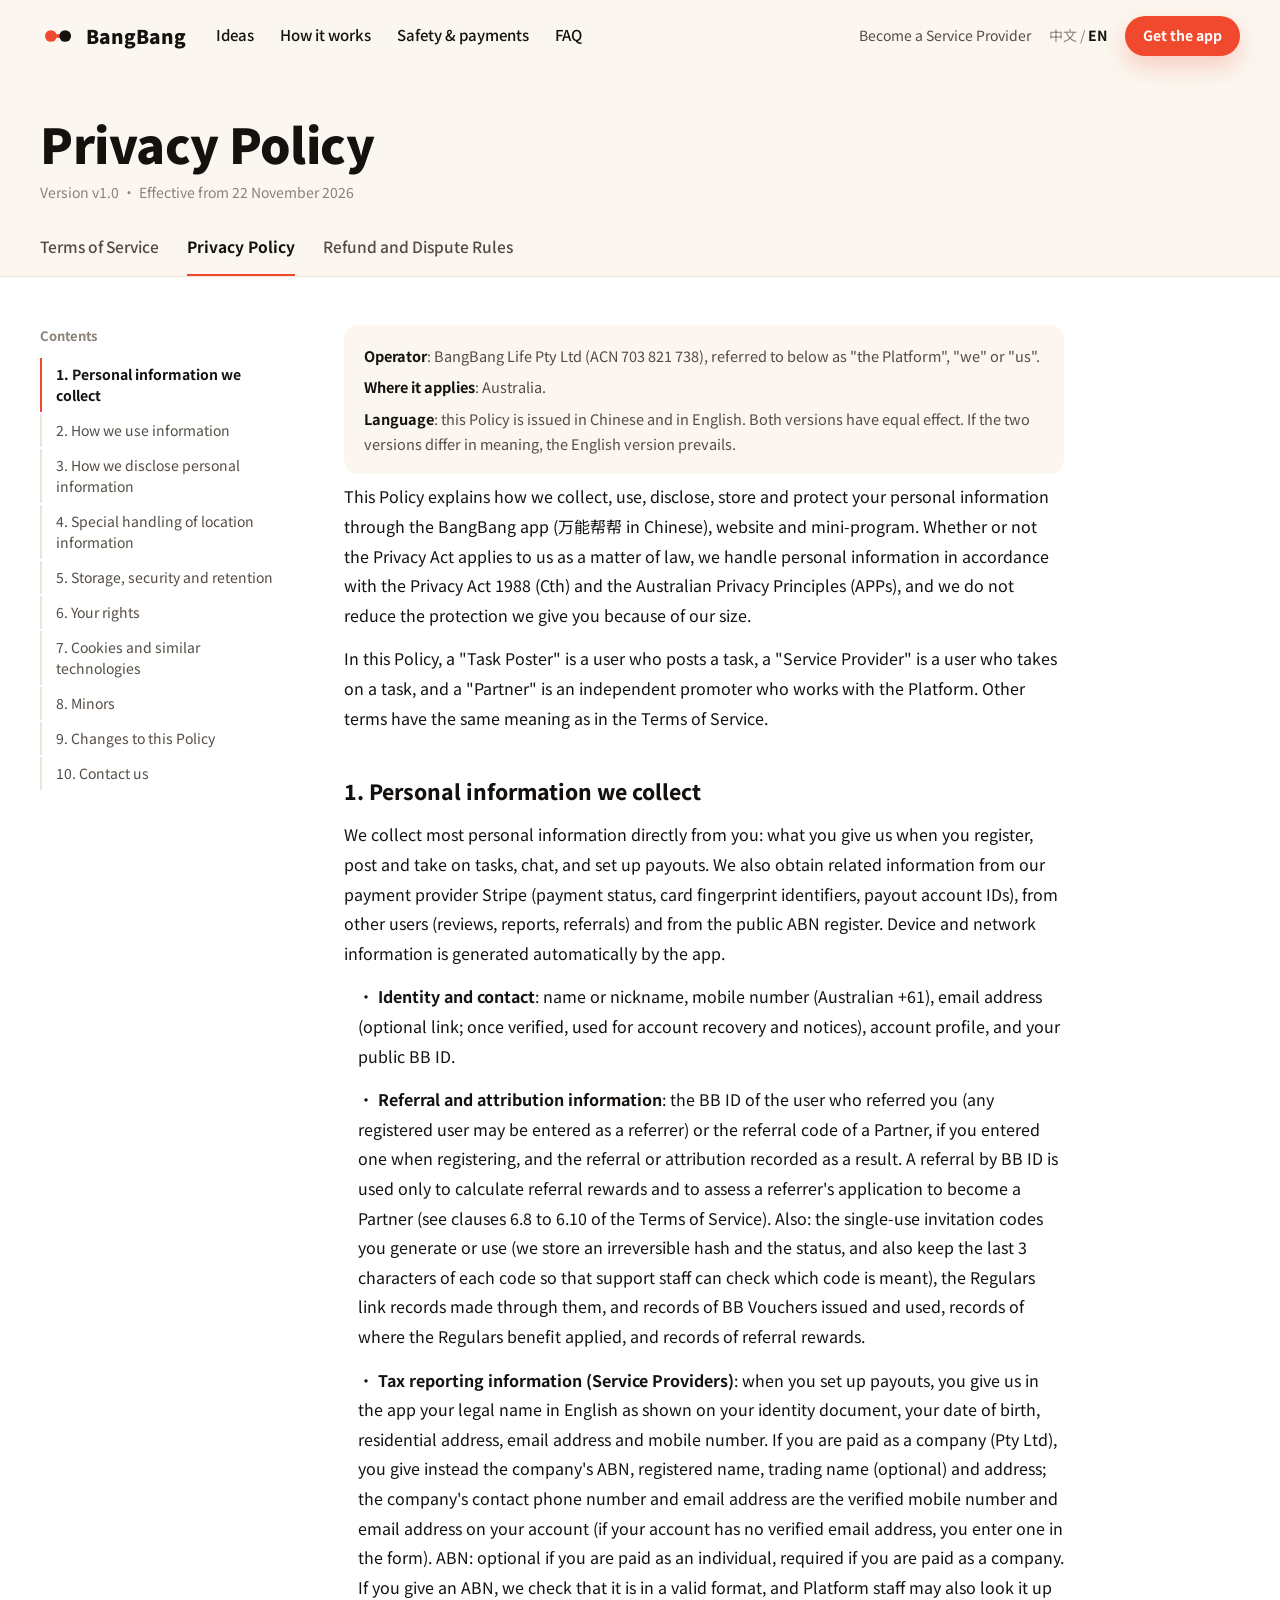
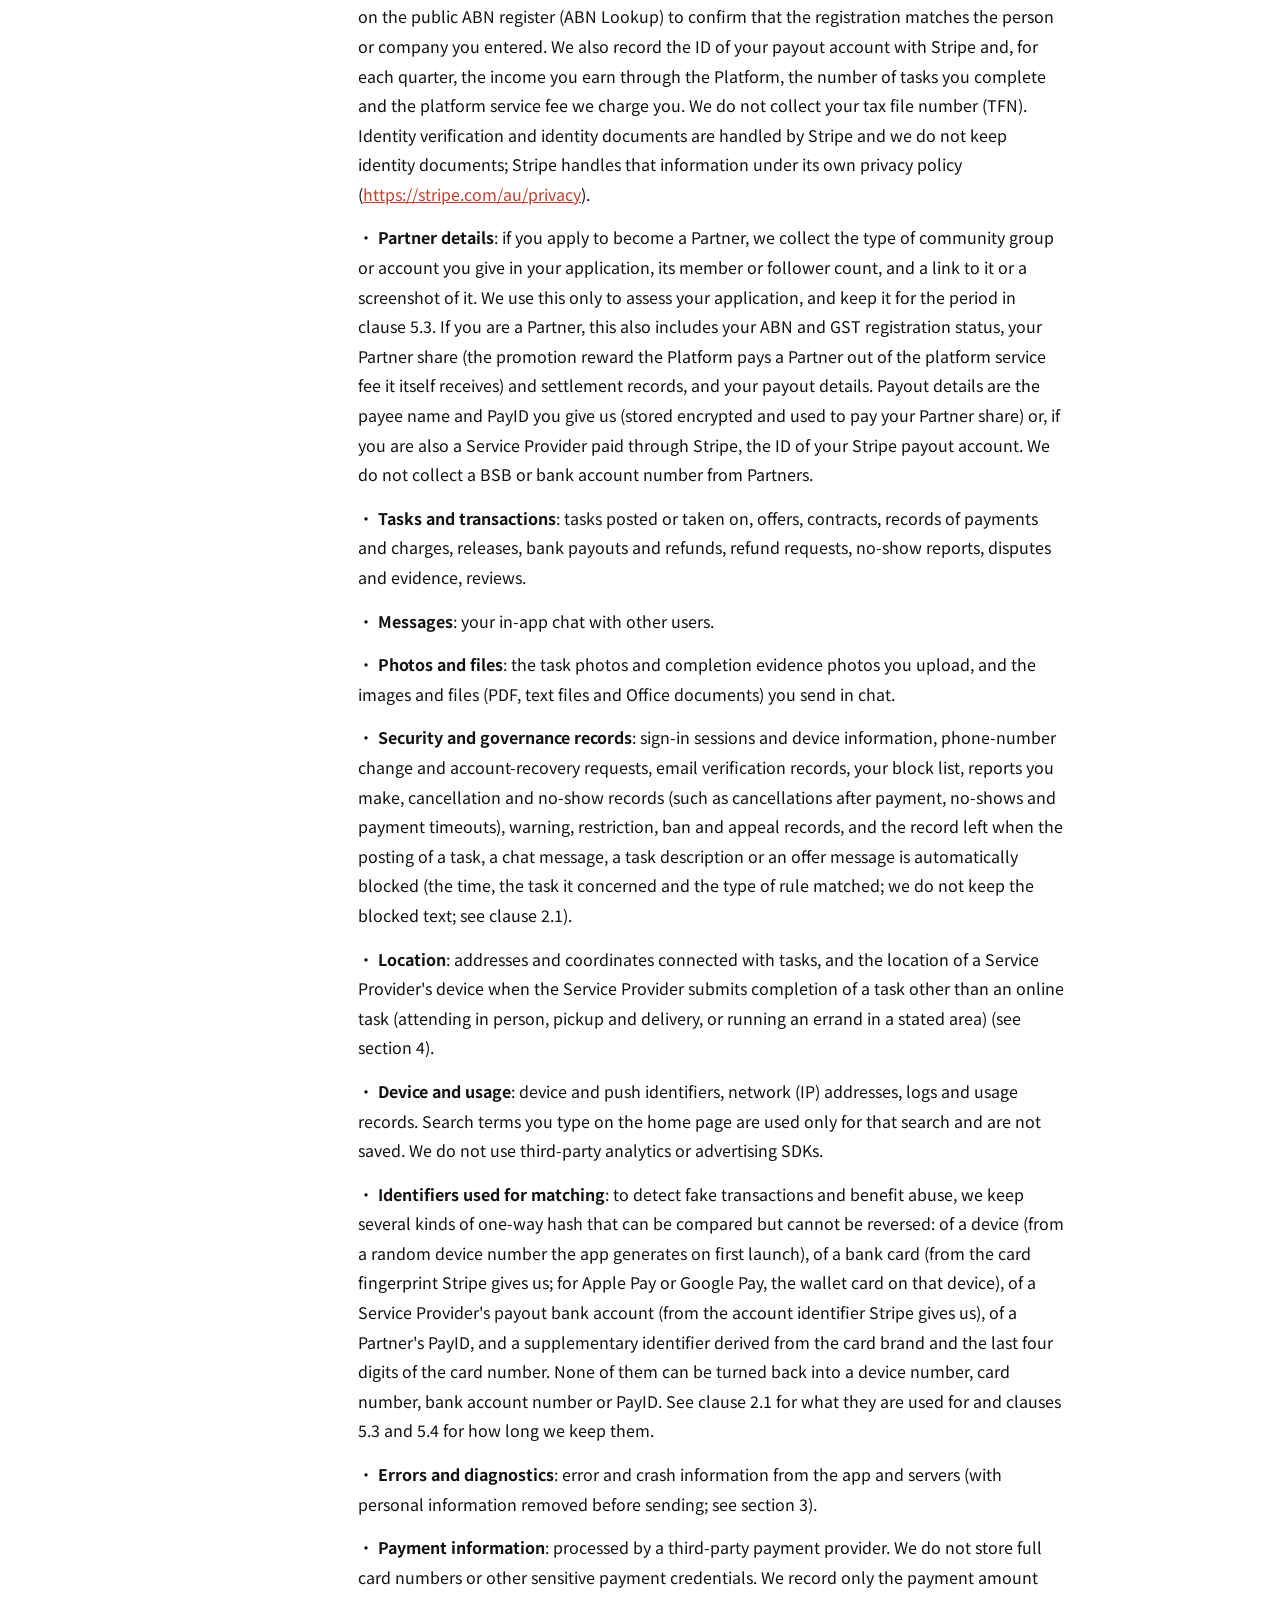
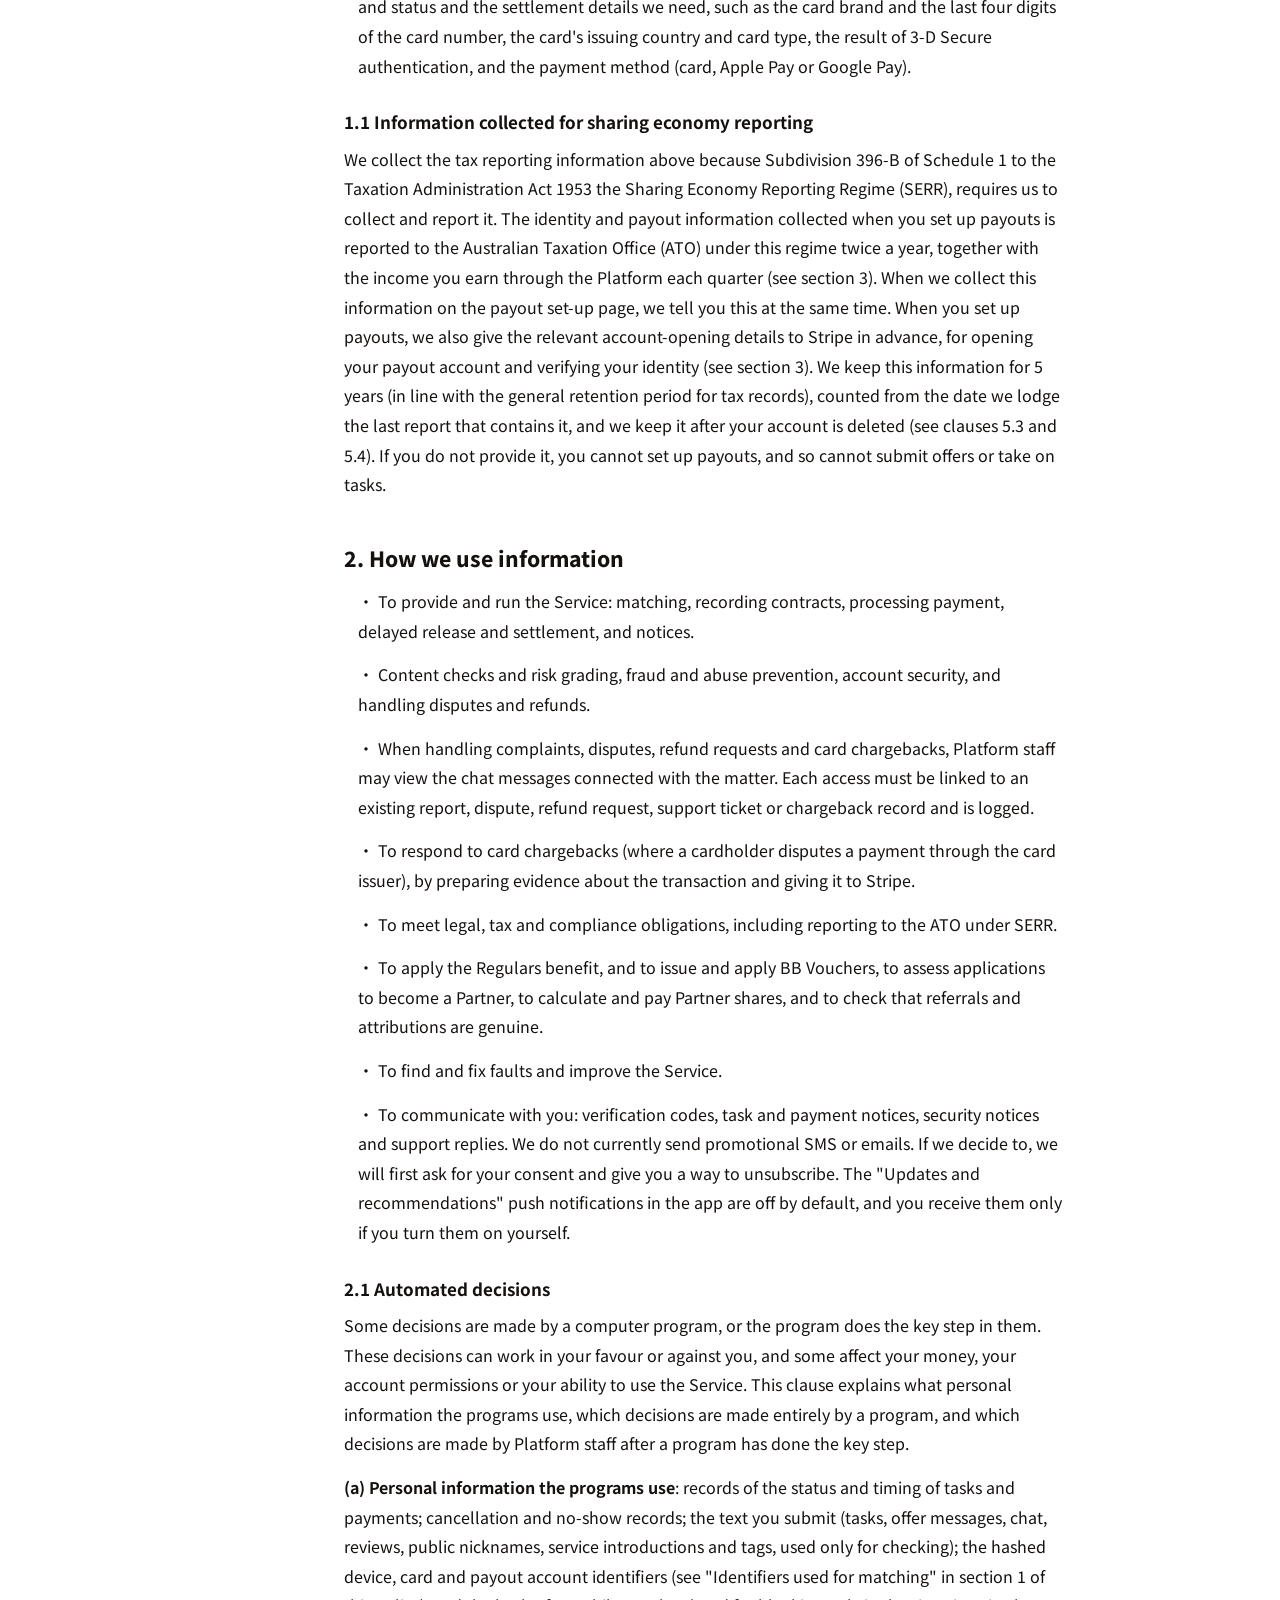
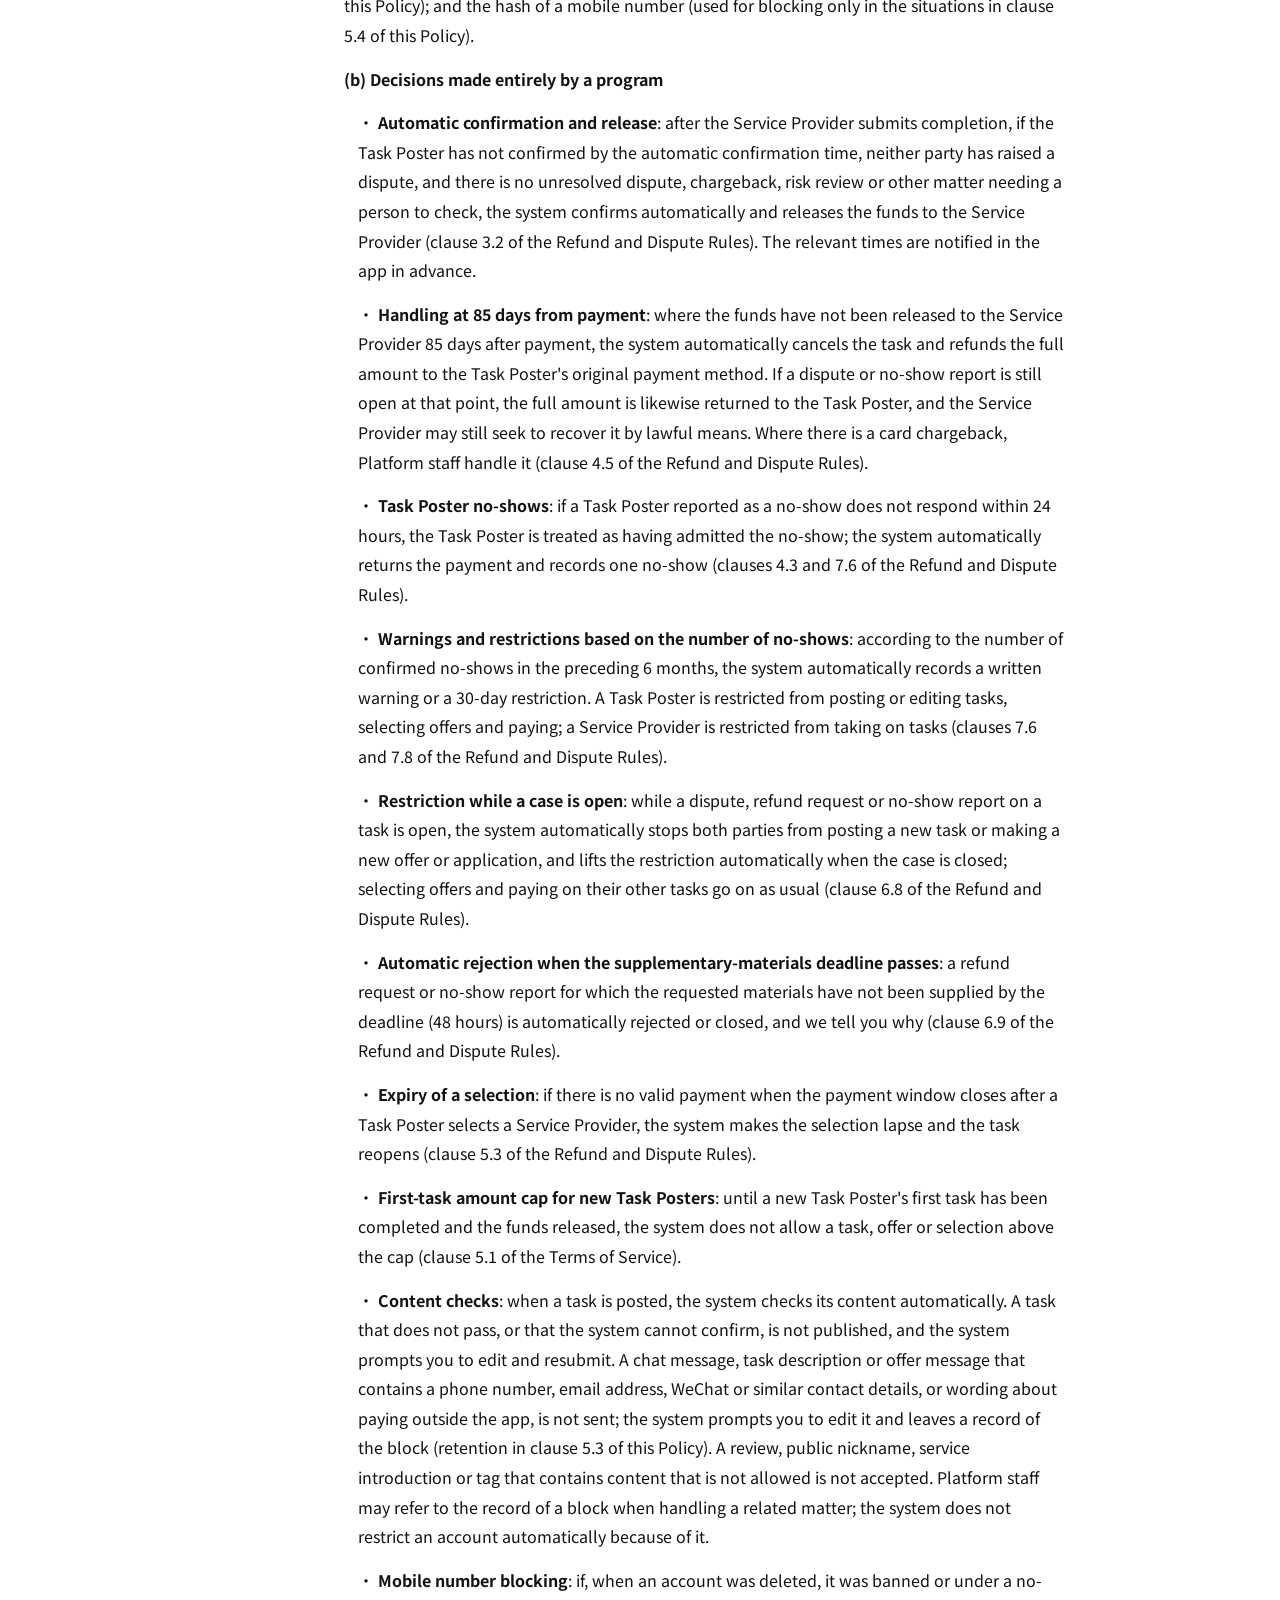
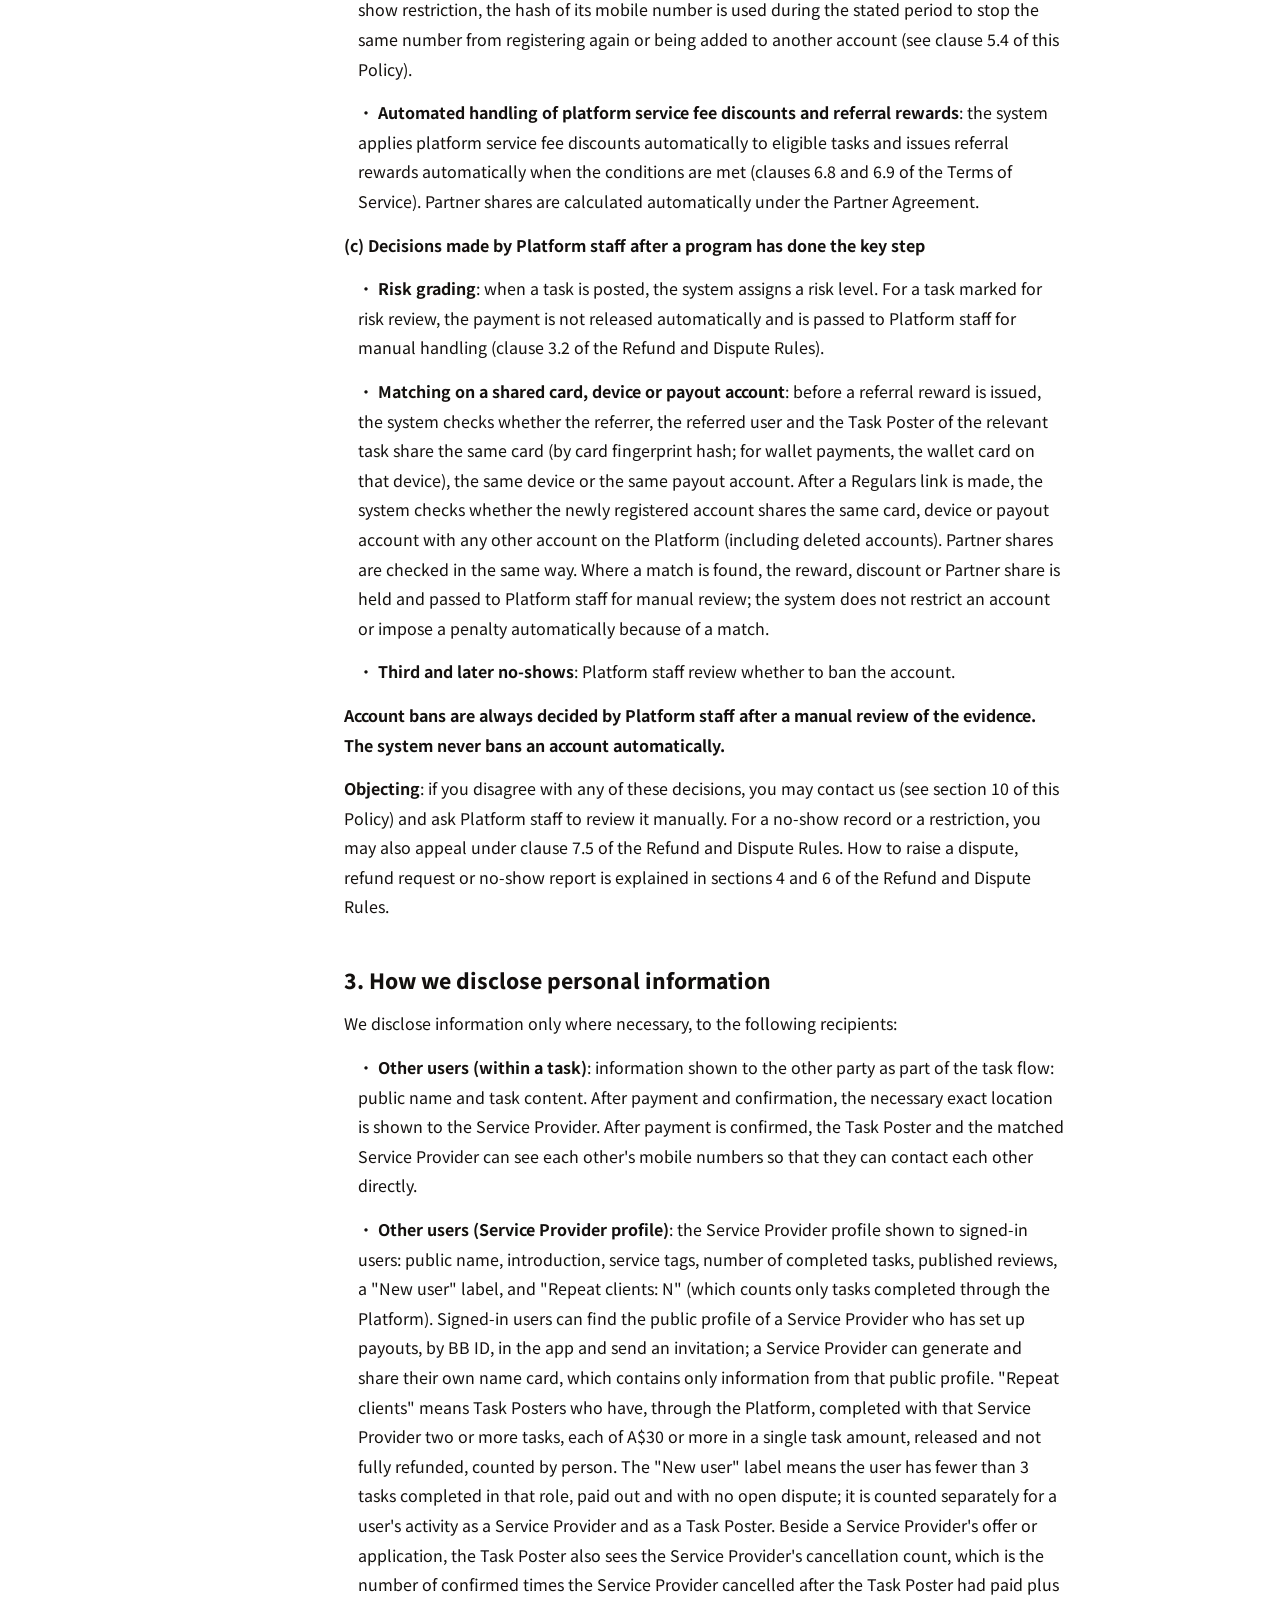
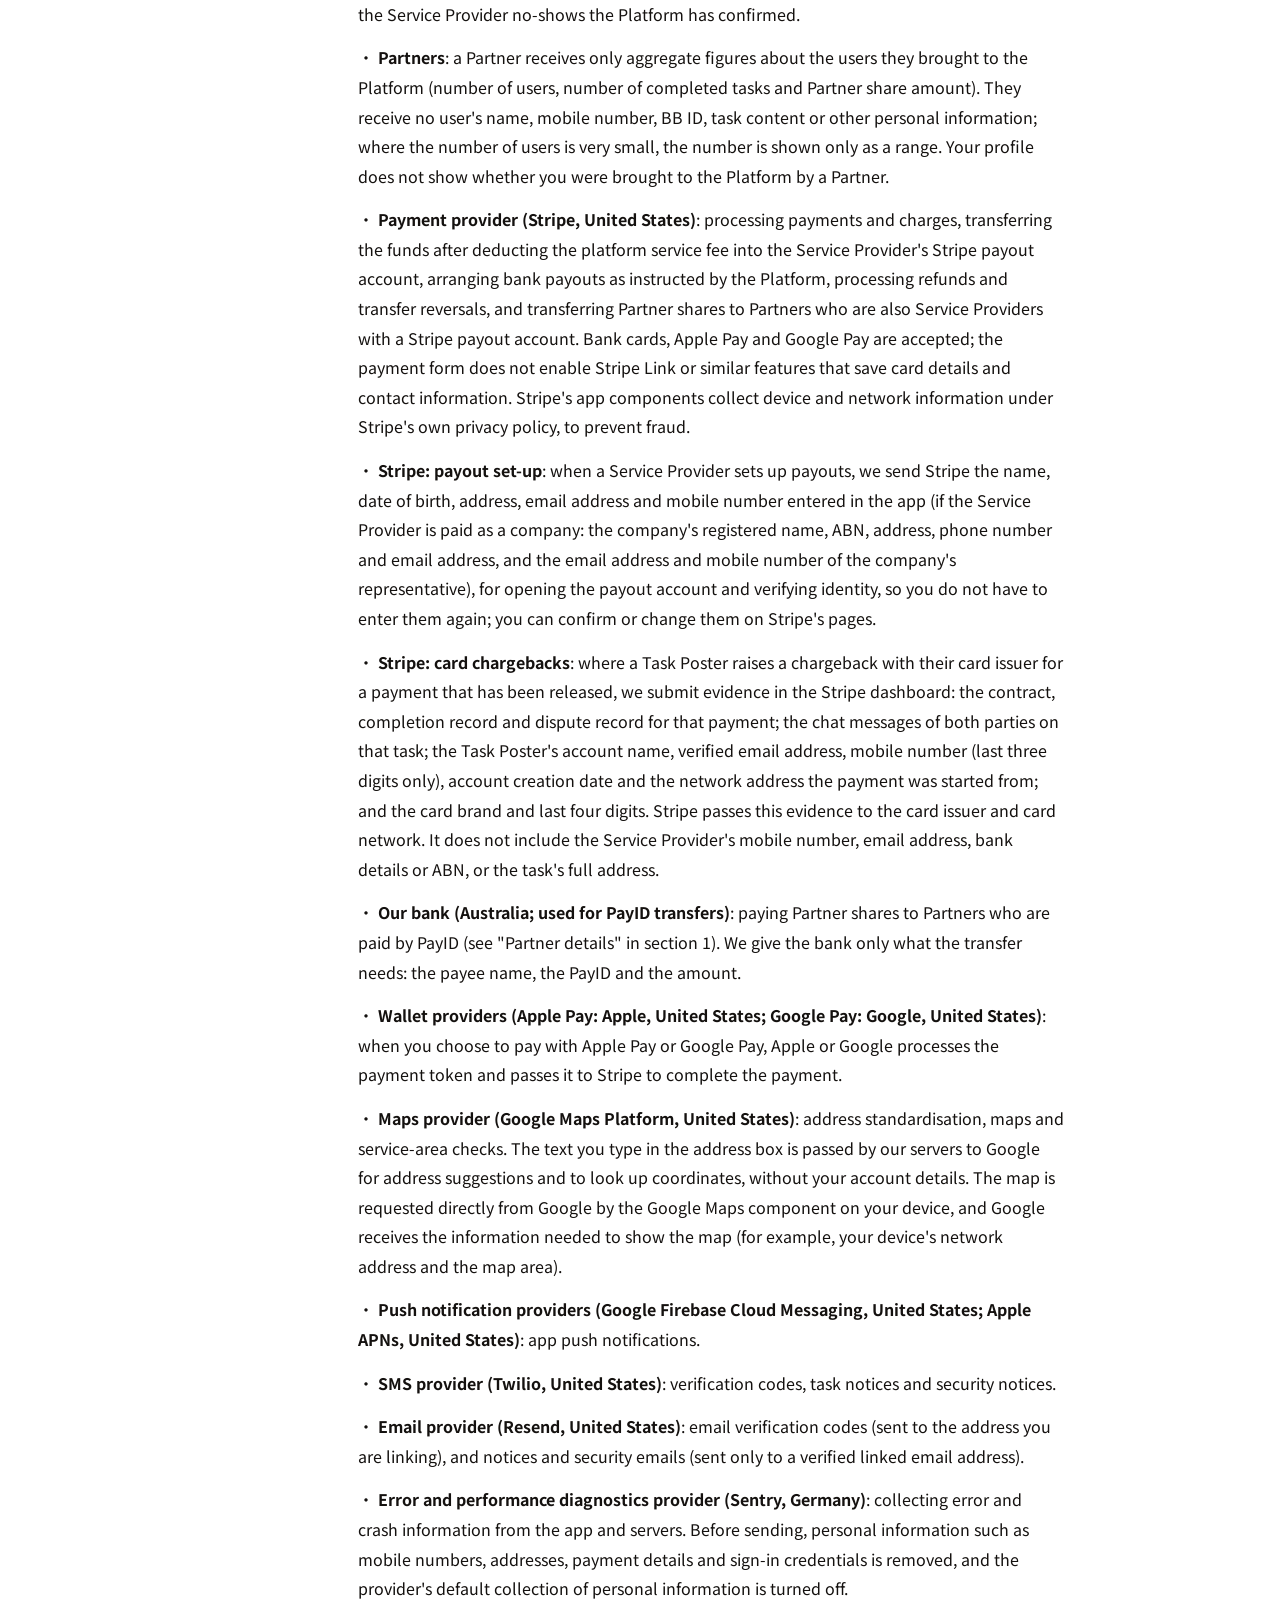
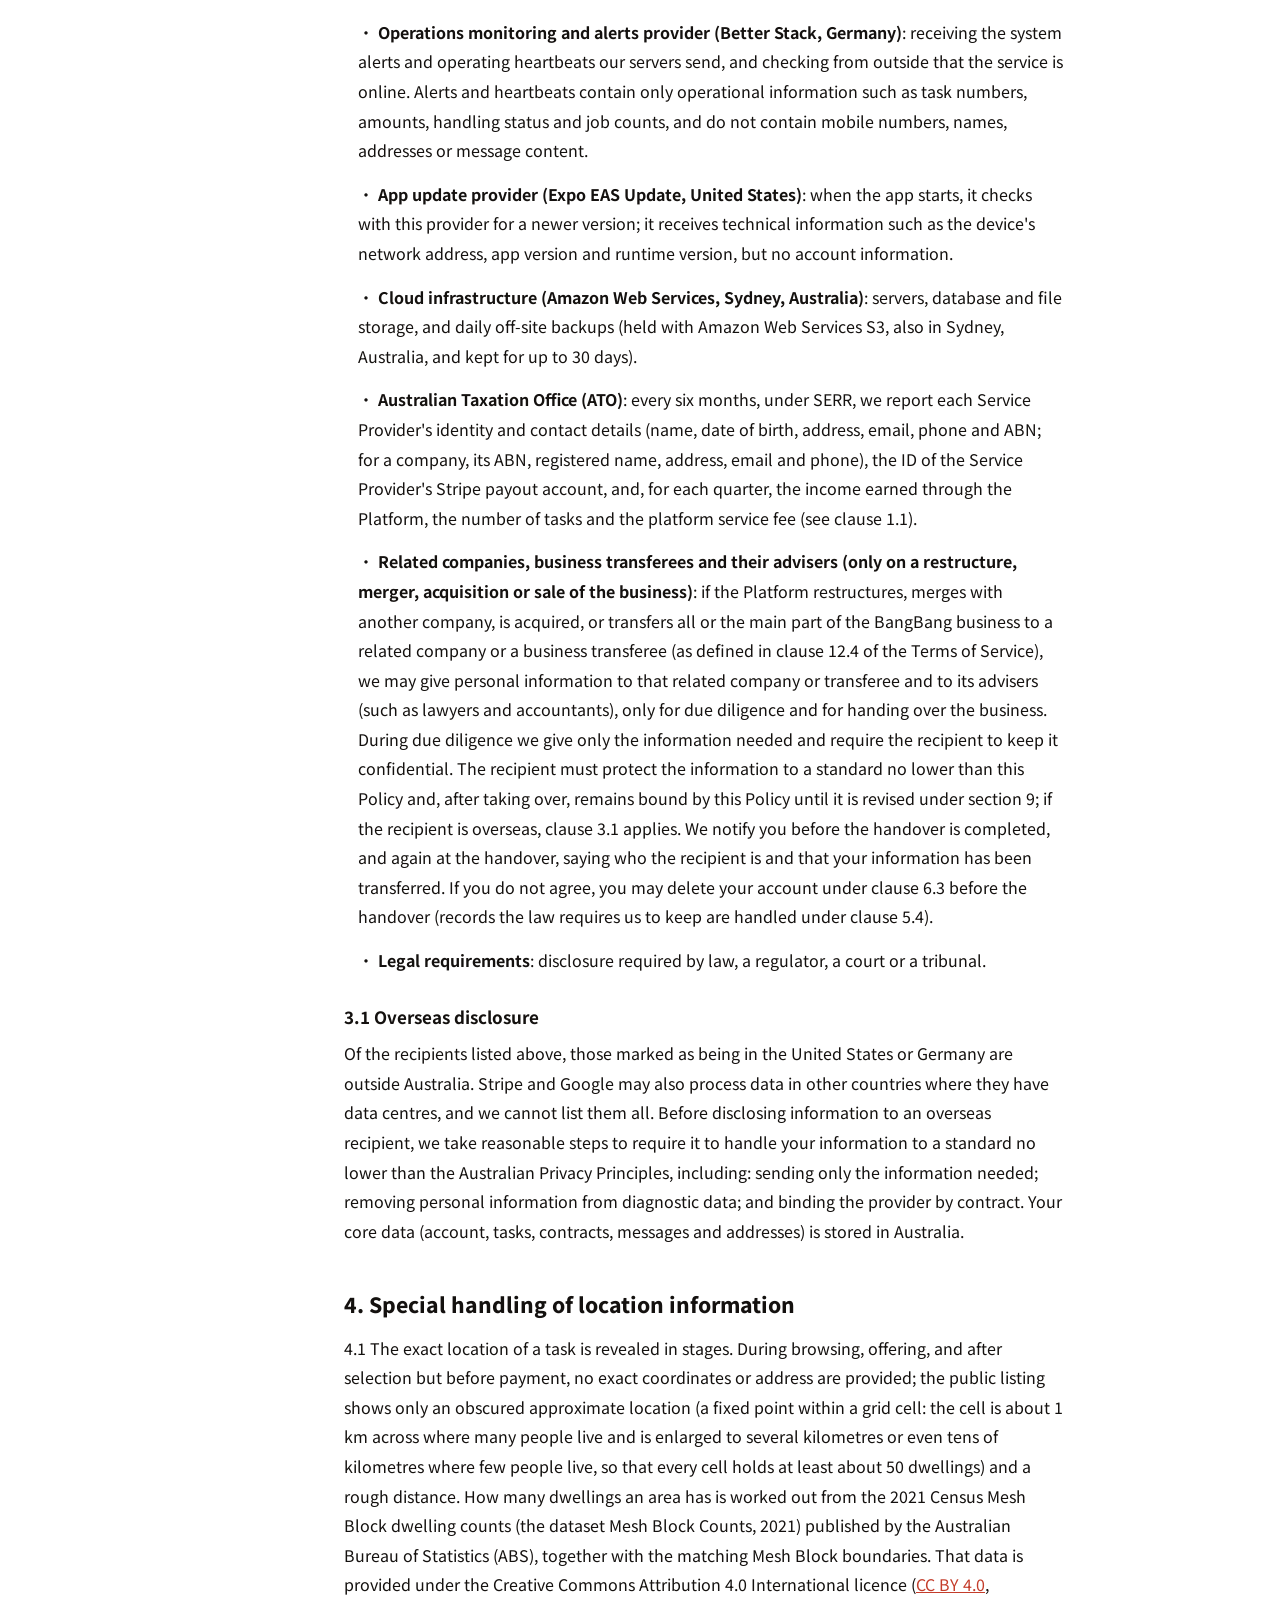
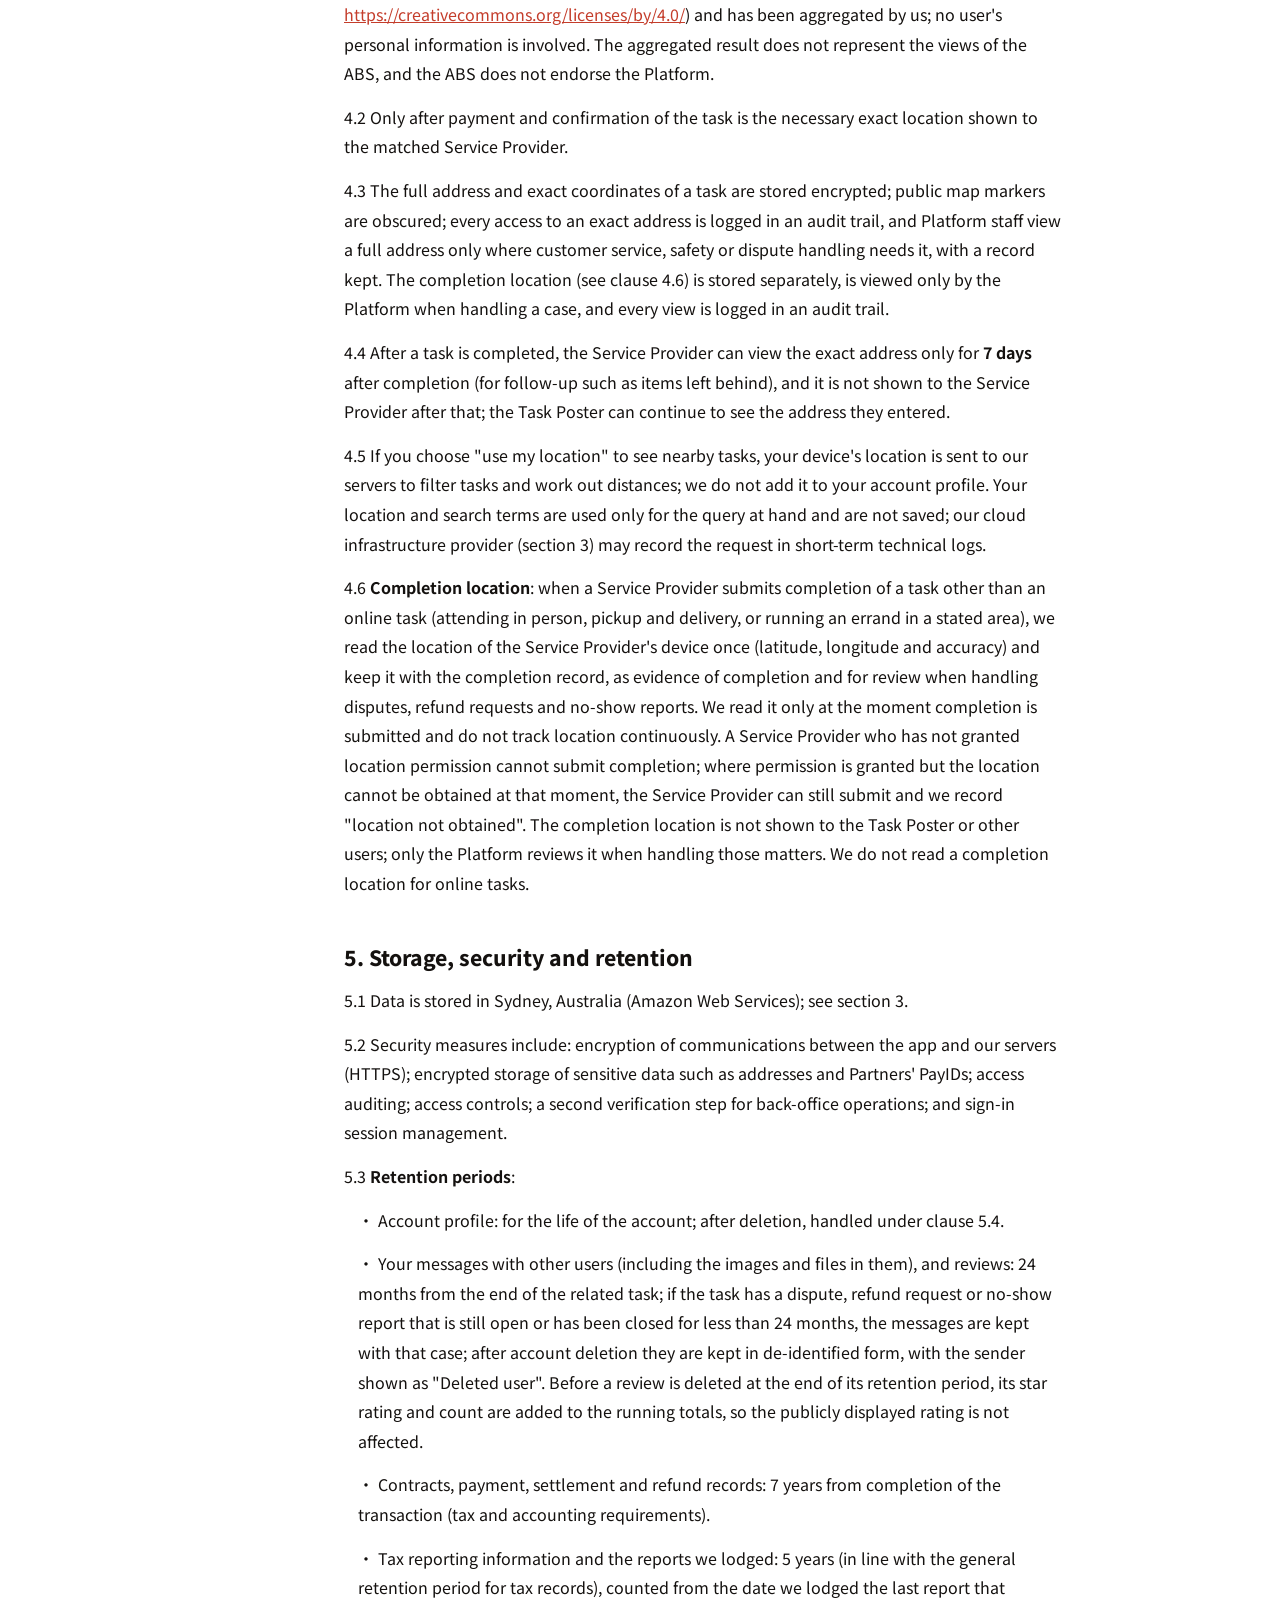
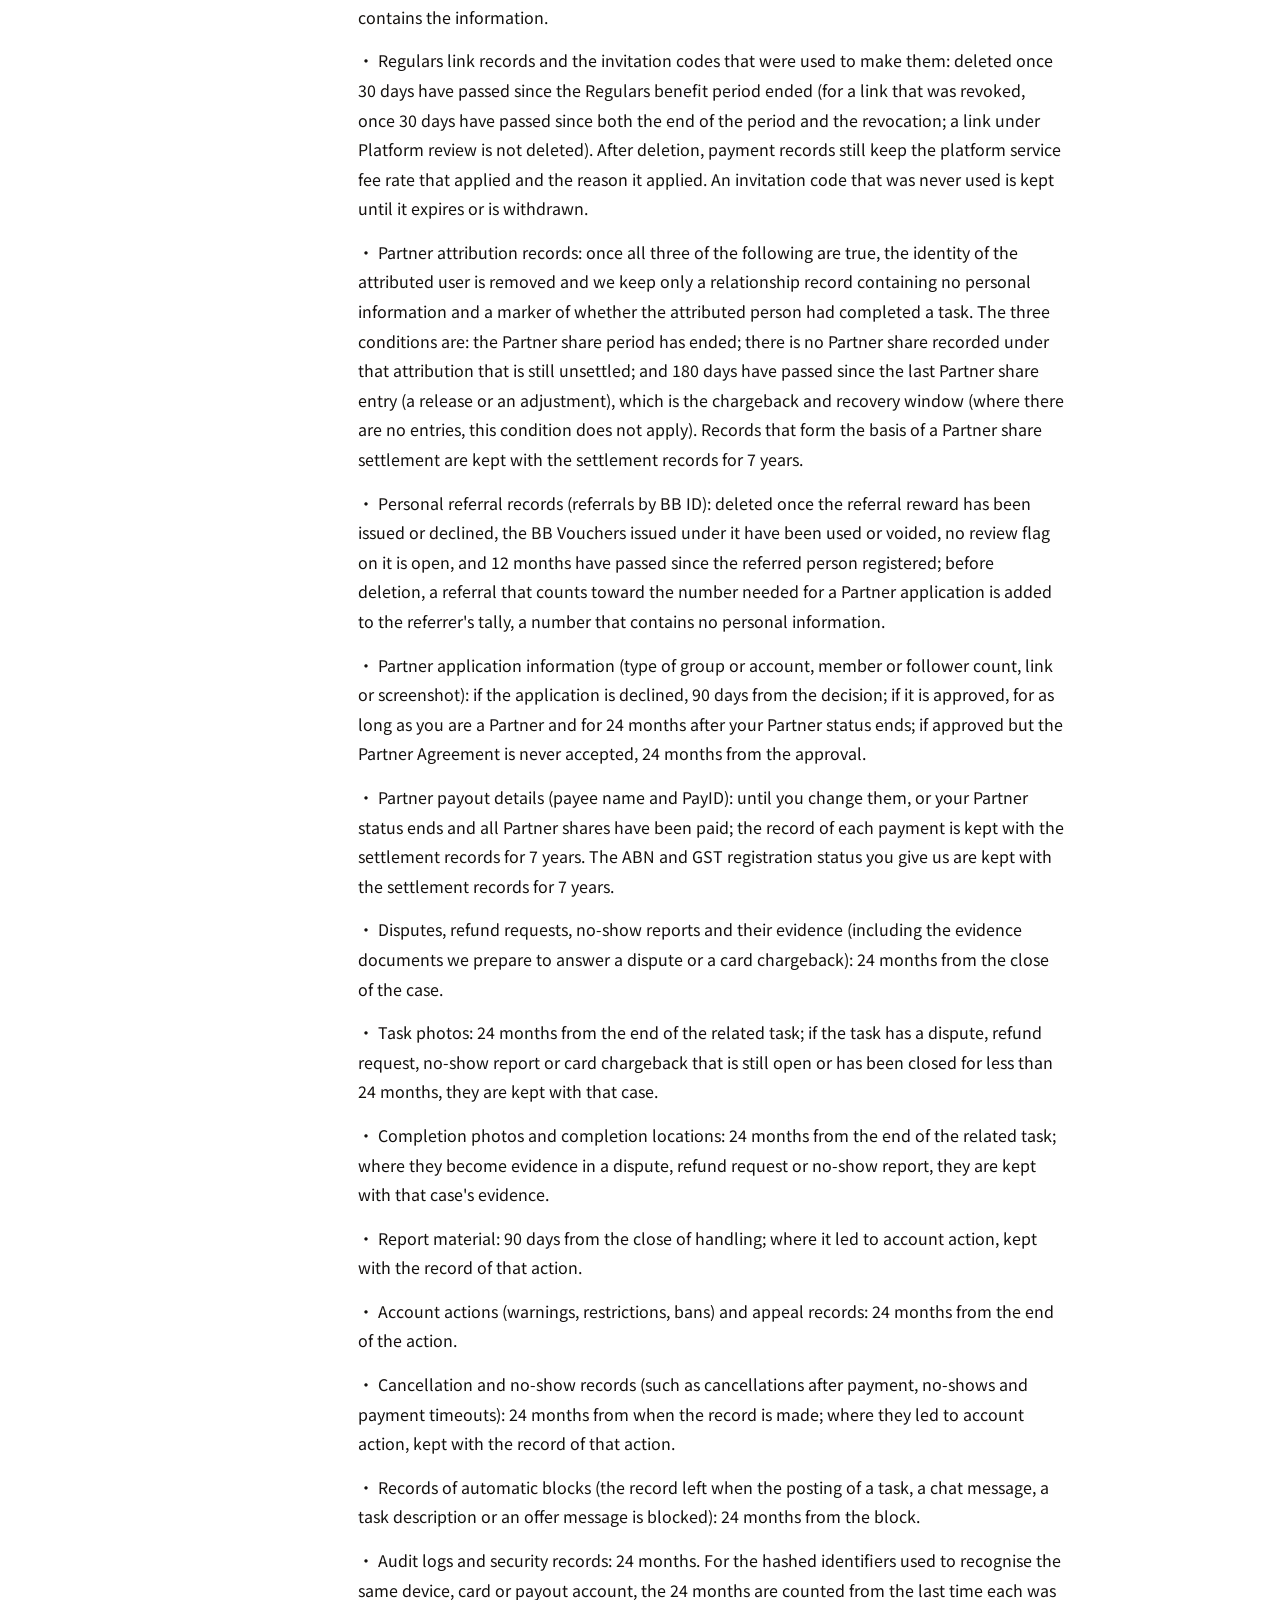
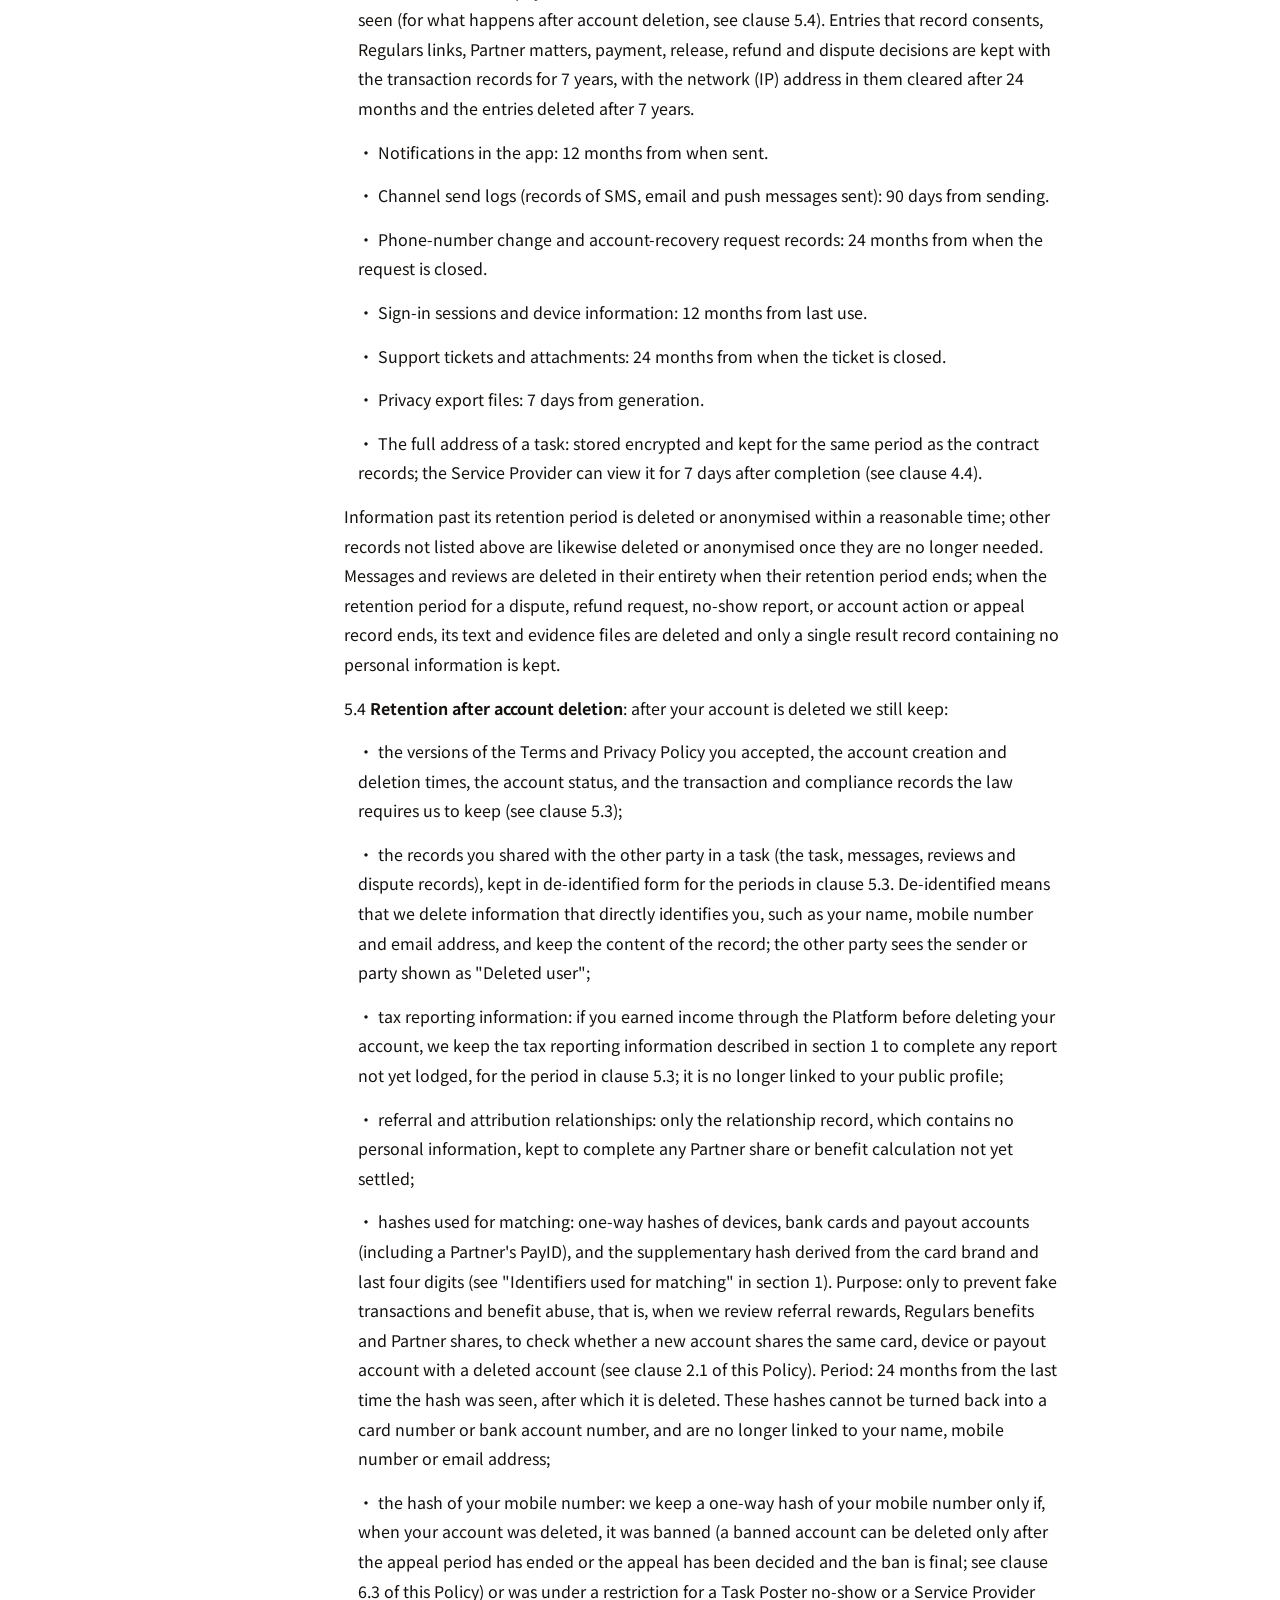
<file: en/legal/privacy/index.html>
<!doctype html>
<html lang="en">
<head>
<meta charset="utf-8">
<meta name="viewport" content="width=device-width, initial-scale=1">
<title>Privacy Policy (v1.0) · BangBang</title>
<meta name="description" content="BangBang Privacy Policy, v1.0">
<meta name="theme-color" content="#fbf7f0">
<link rel="icon" href="/brand/BangBangAppIcon.svg" type="image/svg+xml">
<link rel="icon" href="/brand/icon-192.png" type="image/png" sizes="192x192">
<link rel="apple-touch-icon" href="/brand/apple-touch-icon.png">
<link rel="alternate" hreflang="zh-CN" href="https://www.bangbanglife.com.au/zh/legal/privacy/">
<link rel="alternate" hreflang="en" href="https://www.bangbanglife.com.au/en/legal/privacy/">
<link rel="alternate" hreflang="x-default" href="https://www.bangbanglife.com.au/legal/privacy/">
<link rel="canonical" href="https://www.bangbanglife.com.au/en/legal/privacy/">
<link rel="preconnect" href="https://fonts.googleapis.com">
<link rel="preconnect" href="https://fonts.gstatic.com" crossorigin>
<link rel="stylesheet" href="https://fonts.googleapis.com/css2?family=Noto+Sans+SC:wght@400;500;700;900&display=swap">
<meta property="og:type" content="website">
<meta property="og:site_name" content="BangBang">
<meta property="og:title" content="Privacy Policy (v1.0) · BangBang">
<meta property="og:url" content="https://www.bangbanglife.com.au/en/legal/privacy/">
<meta property="og:locale" content="en_AU">
<style>
:root{
  --ink:#14110f; --ink-2:#544c44; --ink-3:#8a8178;
  --white:#ffffff; --stage:#faeee7; --stage-2:#f4e1d6; --paper:#fbf7f0; --line:#efe4d8; --line-2:#f1d6cc;
  --coral:#f0492e; --coral-deep:#c43d2b; --coral-soft:#fff1ed;
  --night:#1a1614; --on-night:#f5efe8; --on-night-2:#a99d92;
  --f:"Noto Sans SC","PingFang SC","Hiragino Sans GB","Microsoft YaHei",system-ui,sans-serif;
  --nav-h:72px; --gut:clamp(16px,4vw,40px);
  color-scheme:light;
}
*{box-sizing:border-box}
html,body{overflow-x:clip}
body{margin:0;background:var(--white);color:var(--ink);font-family:var(--f);font-size:16px;line-height:1.65;-webkit-font-smoothing:antialiased}
img{display:block;max-width:100%}
a{color:inherit}
button{font-family:inherit}
:focus-visible{outline:2px solid var(--coral);outline-offset:3px;border-radius:8px}
.wrap{width:min(1200px,calc(100% - 2*var(--gut)));margin-inline:auto}
.sr{position:absolute;width:1px;height:1px;overflow:hidden;clip:rect(0 0 0 0);white-space:nowrap}
.btn{display:inline-flex;align-items:center;justify-content:center;gap:10px;height:50px;padding:0 24px;border-radius:999px;font-weight:700;font-size:15.5px;white-space:nowrap;cursor:pointer;border:0;text-decoration:none;transition:transform .2s,box-shadow .2s,background .2s}
.btn small{font-weight:500;font-size:12px;opacity:.8}
.btn-sm{height:40px;padding:0 18px;font-size:14px}
.btn-coral{background:var(--coral);color:#fff;box-shadow:0 10px 24px rgba(240,73,46,.25)}
.btn-coral:hover{background:var(--coral-deep)}
.btn-line{background:transparent;border:1.5px solid var(--ink);color:var(--ink)}
.nav{position:fixed;inset:0 0 auto;z-index:60;height:var(--nav-h);display:flex;align-items:center;background:rgba(250,238,231,.86);backdrop-filter:saturate(1.3) blur(14px);-webkit-backdrop-filter:saturate(1.3) blur(14px);border-bottom:1px solid transparent;transition:background .3s,border-color .3s}
.nav.sc{background:rgba(255,255,255,.9);border-bottom-color:var(--line)}
.nav .wrap{display:flex;align-items:center;gap:30px}
.brand{display:flex;align-items:center;gap:10px;font-weight:900;font-size:19px;white-space:nowrap;text-decoration:none;color:var(--ink)}
.brand svg{width:36px;height:36px;flex:none}
.logo-a{fill:var(--coral)} .logo-b{fill:var(--ink)}
.links{display:flex;gap:26px;font-size:15px;font-weight:500}
.links a{text-decoration:none}
.links a:hover{color:var(--coral)}
.nav-right{margin-left:auto;display:flex;align-items:center;gap:18px;font-size:14px}
.nav-right .sm a{text-decoration:none;color:var(--ink-2);margin-left:16px}
.nav-right .sm a:hover{color:var(--coral)}
.lang{color:var(--ink-3);white-space:nowrap} .lang b{color:var(--ink)}
.lang a{color:inherit;text-decoration:none} .lang a:hover{color:var(--coral)}
.menu-btn{display:none;width:42px;height:42px;border-radius:50%;border:1px solid var(--line);background:var(--white);color:var(--ink);cursor:pointer;place-items:center}
.menu-btn svg{width:20px;height:20px}
.drawer{position:fixed;inset:var(--nav-h) 0 auto;z-index:59;background:var(--white);border-bottom:1px solid var(--line);display:none;flex-direction:column;padding:8px var(--gut) 18px}
.drawer.open{display:flex}
.drawer a{padding:13px 0;border-bottom:1px solid var(--line);text-decoration:none;font-weight:500}
@media (max-width:1020px){.links,.nav-right .sm,.lang{display:none}.menu-btn{display:grid}}
details{border-bottom:1px solid var(--line);padding:4px 0}
summary{cursor:pointer;list-style:none;display:flex;align-items:center;justify-content:space-between;gap:16px;padding:18px 0;font-size:18px;font-weight:700}
summary::-webkit-details-marker{display:none}
summary::after{content:"";flex:none;width:12px;height:12px;border-right:2.5px solid var(--ink-3);border-bottom:2.5px solid var(--ink-3);transform:rotate(45deg) translate(-3px,-3px);transition:transform .3s}
details[open] summary::after{transform:rotate(225deg)}
details p{margin:0 0 20px;color:var(--ink-2);font-size:15.5px;line-height:1.85}
footer{background:var(--paper);color:var(--ink);padding:64px 0 40px;border-top:1px solid var(--line)}
.f-grid{display:grid;grid-template-columns:1.2fr .8fr .8fr 1fr 1.5fr;gap:28px}
footer .brand{color:var(--ink)}
.f-brand p{margin:14px 0 0;color:var(--ink-3);font-size:14px}
footer h4{margin:0 0 12px;font-size:14px;color:var(--ink-3);font-weight:700}
footer ul{list-style:none;margin:0;padding:0;display:grid;gap:8px;font-size:14px}
footer a{text-decoration:none}
footer a{color:var(--ink-2)}
footer a:hover{color:var(--coral-deep);text-decoration:underline}
.f-legal span{white-space:nowrap}
.f-k{display:block;color:var(--ink-3);font-size:13px}
.mail{display:block;white-space:nowrap}
.f-legal{display:flex;justify-content:flex-start;gap:6px 22px;flex-wrap:wrap;margin-top:48px;padding-top:22px;border-top:1px solid var(--line);font-size:12.5px;color:var(--ink-3)}
@media (max-width:900px){
  .f-grid{grid-template-columns:1fr 1fr}
  .f-brand,.f-contact{grid-column:1 / -1}
}
footer{padding-bottom:104px}
.totop{position:fixed;right:max(20px,env(safe-area-inset-right));bottom:max(20px,env(safe-area-inset-bottom));z-index:55;width:52px;height:52px;border-radius:50%;border:0;background:var(--ink);color:#fff;display:grid;place-items:center;cursor:pointer;box-shadow:0 12px 28px rgba(20,17,15,.22);opacity:0;visibility:hidden;transform:translateY(12px);transition:opacity .25s,transform .25s,visibility .25s,background .2s}
.totop.show{opacity:1;visibility:visible;transform:none}
.totop:hover{background:var(--coral)}
.totop:focus-visible{outline:3px solid var(--coral);outline-offset:3px}
.totop svg{width:22px;height:22px}
@media (max-width:900px){.totop{width:46px;height:46px;right:max(16px,env(safe-area-inset-right));bottom:max(16px,env(safe-area-inset-bottom))}}
@media (max-width:380px){
  .nav .wrap{gap:10px}
  .nav-right{gap:8px}
  .brand{gap:8px;font-size:17px}
  .brand svg{width:30px;height:30px}
  .nav .btn-sm{padding:0 12px;font-size:13.5px}
  .menu-btn{width:38px;height:38px}
}

/* ---------- 法律页（样稿 v2：页头和页尾同一种底色） ---------- */
body{background:var(--white)}
.nav,.nav.sc{background:rgba(251,247,240,.92)}
.lg-hero{background:var(--paper);border-bottom:1px solid var(--line);padding-top:var(--nav-h)}
.lg-hero .wrap{padding:44px 0 0}
.lg-hero h1{margin:0;font-weight:900;font-size:clamp(32px,4.2vw,48px);line-height:1.15;letter-spacing:-.01em}
.lg-ver{margin:10px 0 0;color:var(--ink-3);font-size:14px}
.lg-tabs{display:flex;gap:28px;margin-top:30px;overflow-x:auto;scrollbar-width:none}
.lg-tabs a{flex:none;margin-bottom:-1px;padding:0 0 14px;border-bottom:3px solid transparent;text-decoration:none;color:var(--ink-2);font-weight:500;font-size:15.5px}
.lg-tabs a[aria-current]{color:var(--ink);font-weight:700;border-bottom-color:var(--coral)}
.lg-tabs a:hover{color:var(--coral)}
.lg-main{display:grid;grid-template-columns:240px minmax(0,720px);gap:64px;padding:48px 0 96px}
.lg-toc{position:sticky;top:calc(var(--nav-h) + 28px);align-self:start;max-height:calc(100vh - var(--nav-h) - 56px);overflow:auto}
.lg-toc h2{margin:0 0 12px;font-size:13px;font-weight:700;color:var(--ink-3)}
.lg-toc ol{list-style:none;margin:0;padding:0;display:grid;gap:2px}
.lg-toc a{display:block;padding:6px 0 6px 14px;border-left:2px solid var(--line);text-decoration:none;color:var(--ink-2);font-size:14px;line-height:1.5}
.lg-toc a:hover{color:var(--coral)}
.lg-toc a.on{border-left-color:var(--coral);color:var(--ink);font-weight:700}
.lg-tocm{display:none}
.lg-body{font-size:16px;line-height:1.85;color:var(--ink);overflow-wrap:anywhere}
.lg-body p{margin:0 0 14px}
.lg-body h3{margin:44px 0 14px;font-size:21px;font-weight:800;line-height:1.4;scroll-margin-top:calc(var(--nav-h) + 20px)}
.lg-body h4{margin:28px 0 10px;font-size:17px;font-weight:700;line-height:1.5;scroll-margin-top:calc(var(--nav-h) + 20px)}
.lg-body [id]{scroll-margin-top:calc(var(--nav-h) + 20px)}
.lg-body hr{margin:36px 0 20px;border:0;border-top:1px solid var(--line)}
.lg-body em{color:var(--ink-3)}
.lg-body a{color:var(--coral-deep)}
.lg-body blockquote{margin:0 0 14px;padding:2px 0 2px 16px;border-left:3px solid var(--line-2);color:var(--ink-2)}
.lg-body .legal-list-item{padding-left:14px}
.lg-meta{padding:18px 20px;margin-bottom:8px;border-radius:14px;background:var(--paper);font-size:14.5px;line-height:1.75;color:var(--ink-2)}
.lg-meta p{margin:0 0 6px}
.lg-meta p:last-child{margin:0}
.lg-meta strong{color:var(--ink)}
@media (max-width:900px){
  .lg-hero .wrap{padding-top:28px}
  .lg-tabs{gap:22px;margin-top:22px}
  .lg-tabs a{font-size:15px}
  .lg-main{grid-template-columns:minmax(0,1fr);gap:0;padding:24px 0 72px}
  .lg-toc{display:none}
  .lg-tocm{display:block;margin:0 0 22px;padding:0;border:1px solid var(--line);border-radius:14px;background:var(--white)}
  .lg-tocm summary{padding:14px 18px 14px 16px;font-size:15px}
  .lg-tocm ol{list-style:none;margin:0;padding:0 16px 10px}
  .lg-tocm a{display:block;padding:10px 0;border-top:1px solid var(--line);text-decoration:none;color:var(--ink-2);font-size:14.5px}
  .lg-body{font-size:15.5px}
  .lg-body h3{margin:36px 0 12px;font-size:19px}
  .lg-meta{padding:14px 16px;font-size:14px}
}
</style>
</head>
<body><header class="nav" id="nav">
  <div class="wrap">
    <a class="brand" href="/en/#top" aria-label="BangBang home"><svg viewBox="0 0 100 100" aria-hidden="true"><rect class="logo-a" x="45" y="44.8" width="10.3" height="10.4"/><circle class="logo-a" cx="30.3" cy="50" r="16.3"/><circle class="logo-b" cx="70" cy="50" r="16.3"/></svg>BangBang</a>
    <nav class="links" aria-label="Main"><a href="/en/#world">Ideas</a><a href="/en/#how">How it works</a><a href="/en/#safety">Safety &amp; payments</a><a href="/en/#faq">FAQ</a></nav>
    <div class="nav-right">
      <span class="sm"><a href="/en/#provider">Become a Service Provider</a></span>
      <span class="lang"><a href="/zh/legal/privacy/" lang="zh-CN">中文</a> / <b>EN</b></span>
      <a class="btn btn-sm btn-coral" href="/en/#top">Get the app</a>
      <button class="menu-btn" id="menuBtn" type="button" aria-label="Open menu" aria-expanded="false"><svg viewBox="0 0 24 24" aria-hidden="true"><path d="M4 7h16M4 12h16M4 17h16" stroke="currentColor" stroke-width="2" stroke-linecap="round"/></svg></button>
    </div>
  </div>
</header>
<nav class="drawer" id="drawer" aria-label="Menu"><a href="/en/#world">Ideas</a><a href="/en/#how">How it works</a><a href="/en/#safety">Safety &amp; payments</a><a href="/en/#faq">FAQ</a><a href="/en/#provider">Become a Service Provider</a><a href="/en/#top">Get the app</a><a href="/zh/legal/privacy/" lang="zh-CN">中文</a></nav>
<main>
<section class="lg-hero"><div class="wrap">
<h1>Privacy Policy</h1>
<p class="lg-ver">Version v1.0 · Effective from 22 November 2026</p>
<nav class="lg-tabs" aria-label="Legal documents"><a href="/en/legal/terms/">Terms of Service</a><a href="/en/legal/privacy/" aria-current="page">Privacy Policy</a><a href="/en/legal/refund/">Refund and Dispute Rules</a></nav>
</div></section>
<div class="wrap lg-main">
<aside class="lg-toc" aria-label="Contents"><h2>Contents</h2><ol><li><a href="#s1">1. Personal information we collect</a></li><li><a href="#s2">2. How we use information</a></li><li><a href="#s3">3. How we disclose personal information</a></li><li><a href="#s4">4. Special handling of location information</a></li><li><a href="#s5">5. Storage, security and retention</a></li><li><a href="#s6">6. Your rights</a></li><li><a href="#s7">7. Cookies and similar technologies</a></li><li><a href="#s8">8. Minors</a></li><li><a href="#s9">9. Changes to this Policy</a></li><li><a href="#s10">10. Contact us</a></li></ol></aside>
<div class="lg-col">
<details class="lg-tocm"><summary>Contents</summary><ol><li><a href="#s1">1. Personal information we collect</a></li><li><a href="#s2">2. How we use information</a></li><li><a href="#s3">3. How we disclose personal information</a></li><li><a href="#s4">4. Special handling of location information</a></li><li><a href="#s5">5. Storage, security and retention</a></li><li><a href="#s6">6. Your rights</a></li><li><a href="#s7">7. Cookies and similar technologies</a></li><li><a href="#s8">8. Minors</a></li><li><a href="#s9">9. Changes to this Policy</a></li><li><a href="#s10">10. Contact us</a></li></ol></details>

<article class="lg-body" lang="en" id="english"><div class="lg-meta"><p><span><strong>Operator</strong></span><span>: BangBang Life Pty Ltd (ACN 703 821 738), referred to below as &quot;the Platform&quot;, &quot;we&quot; or &quot;us&quot;.</span></p><p><span><strong>Where it applies</strong></span><span>: Australia.</span></p><p><span><strong>Language</strong></span><span>: this Policy is issued in Chinese and in English. Both versions have equal effect. If the two versions differ in meaning, the English version prevails.</span></p></div><p><span>This Policy explains how we collect, use, disclose, store and protect your personal information through the BangBang app (万能帮帮 in Chinese), website and mini-program. Whether or not the Privacy Act applies to us as a matter of law, we handle personal information in accordance with the Privacy Act 1988 (Cth) and the Australian Privacy Principles (APPs), and we do not reduce the protection we give you because of our size.</span></p><p><span>In this Policy, a &quot;Task Poster&quot; is a user who posts a task, a &quot;Service Provider&quot; is a user who takes on a task, and a &quot;Partner&quot; is an independent promoter who works with the Platform. Other terms have the same meaning as in the Terms of Service.</span></p><h3 id="s1"><span>1. Personal information we collect</span></h3><p><span>We collect most personal information directly from you: what you give us when you register, post and take on tasks, chat, and set up payouts. We also obtain related information from our payment provider Stripe (payment status, card fingerprint identifiers, payout account IDs), from other users (reviews, reports, referrals) and from the public ABN register. Device and network information is generated automatically by the app.</span></p><p class="legal-list-item">· <span><strong>Identity and contact</strong></span><span>: name or nickname, mobile number (Australian +61), email address (optional link; once verified, used for account recovery and notices), account profile, and your public BB ID.</span></p><p class="legal-list-item">· <span><strong>Referral and attribution information</strong></span><span>: the BB ID of the user who referred you (any registered user may be entered as a referrer) or the referral code of a Partner, if you entered one when registering, and the referral or attribution recorded as a result. A referral by BB ID is used only to calculate referral rewards and to assess a referrer&#x27;s application to become a Partner (see clauses 6.8 to 6.10 of the Terms of Service). Also: the single-use invitation codes you generate or use (we store an irreversible hash and the status, and also keep the last 3 characters of each code so that support staff can check which code is meant), the Regulars link records made through them, and records of BB Vouchers issued and used, records of where the Regulars benefit applied, and records of referral rewards.</span></p><p class="legal-list-item">· <span><strong>Tax reporting information (Service Providers)</strong></span><span>: when you set up payouts, you give us in the app your legal name in English as shown on your identity document, your date of birth, residential address, email address and mobile number. If you are paid as a company (Pty Ltd), you give instead the company&#x27;s ABN, registered name, trading name (optional) and address; the company&#x27;s contact phone number and email address are the verified mobile number and email address on your account (if your account has no verified email address, you enter one in the form). ABN: optional if you are paid as an individual, required if you are paid as a company. If you give an ABN, we check that it is in a valid format, and Platform staff may also look it up on the public ABN register (ABN Lookup) to confirm that the registration matches the person or company you entered. We also record the ID of your payout account with Stripe and, for each quarter, the income you earn through the Platform, the number of tasks you complete and the platform service fee we charge you. We do not collect your tax file number (TFN). Identity verification and identity documents are handled by Stripe and we do not keep identity documents; Stripe handles that information under its own privacy policy (<a href="https://stripe.com/au/privacy" rel="noopener noreferrer">https://stripe.com/au/privacy</a>).</span></p><p class="legal-list-item">· <span><strong>Partner details</strong></span><span>: if you apply to become a Partner, we collect the type of community group or account you give in your application, its member or follower count, and a link to it or a screenshot of it. We use this only to assess your application, and keep it for the period in clause 5.3. If you are a Partner, this also includes your ABN and GST registration status, your Partner share (the promotion reward the Platform pays a Partner out of the platform service fee it itself receives) and settlement records, and your payout details. Payout details are the payee name and PayID you give us (stored encrypted and used to pay your Partner share) or, if you are also a Service Provider paid through Stripe, the ID of your Stripe payout account. We do not collect a BSB or bank account number from Partners.</span></p><p class="legal-list-item">· <span><strong>Tasks and transactions</strong></span><span>: tasks posted or taken on, offers, contracts, records of payments and charges, releases, bank payouts and refunds, refund requests, no-show reports, disputes and evidence, reviews.</span></p><p class="legal-list-item">· <span><strong>Messages</strong></span><span>: your in-app chat with other users.</span></p><p class="legal-list-item">· <span><strong>Photos and files</strong></span><span>: the task photos and completion evidence photos you upload, and the images and files (PDF, text files and Office documents) you send in chat.</span></p><p class="legal-list-item">· <span><strong>Security and governance records</strong></span><span>: sign-in sessions and device information, phone-number change and account-recovery requests, email verification records, your block list, reports you make, cancellation and no-show records (such as cancellations after payment, no-shows and payment timeouts), warning, restriction, ban and appeal records, and the record left when the posting of a task, a chat message, a task description or an offer message is automatically blocked (the time, the task it concerned and the type of rule matched; we do not keep the blocked text; see clause 2.1).</span></p><p class="legal-list-item">· <span><strong>Location</strong></span><span>: addresses and coordinates connected with tasks, and the location of a Service Provider&#x27;s device when the Service Provider submits completion of a task other than an online task (attending in person, pickup and delivery, or running an errand in a stated area) (see section 4).</span></p><p class="legal-list-item">· <span><strong>Device and usage</strong></span><span>: device and push identifiers, network (IP) addresses, logs and usage records. Search terms you type on the home page are used only for that search and are not saved. We do not use third-party analytics or advertising SDKs.</span></p><p class="legal-list-item">· <span><strong>Identifiers used for matching</strong></span><span>: to detect fake transactions and benefit abuse, we keep several kinds of one-way hash that can be compared but cannot be reversed: of a device (from a random device number the app generates on first launch), of a bank card (from the card fingerprint Stripe gives us; for Apple Pay or Google Pay, the wallet card on that device), of a Service Provider&#x27;s payout bank account (from the account identifier Stripe gives us), of a Partner&#x27;s PayID, and a supplementary identifier derived from the card brand and the last four digits of the card number. None of them can be turned back into a device number, card number, bank account number or PayID. See clause 2.1 for what they are used for and clauses 5.3 and 5.4 for how long we keep them.</span></p><p class="legal-list-item">· <span><strong>Errors and diagnostics</strong></span><span>: error and crash information from the app and servers (with personal information removed before sending; see section 3).</span></p><p class="legal-list-item">· <span><strong>Payment information</strong></span><span>: processed by a third-party payment provider. We do not store full card numbers or other sensitive payment credentials. We record only the payment amount and status and the settlement details we need, such as the card brand and the last four digits of the card number, the card&#x27;s issuing country and card type, the result of 3-D Secure authentication, and the payment method (card, Apple Pay or Google Pay).</span></p><h4 id="s1-1"><span>1.1 Information collected for sharing economy reporting</span></h4><p><span>We collect the tax reporting information above because Subdivision 396-B of Schedule 1 to the Taxation Administration Act 1953 the Sharing Economy Reporting Regime (SERR), requires us to collect and report it. The identity and payout information collected when you set up payouts is reported to the Australian Taxation Office (ATO) under this regime twice a year, together with the income you earn through the Platform each quarter (see section 3). When we collect this information on the payout set-up page, we tell you this at the same time. When you set up payouts, we also give the relevant account-opening details to Stripe in advance, for opening your payout account and verifying your identity (see section 3). We keep this information for 5 years (in line with the general retention period for tax records), counted from the date we lodge the last report that contains it, and we keep it after your account is deleted (see clauses 5.3 and 5.4). If you do not provide it, you cannot set up payouts, and so cannot submit offers or take on tasks.</span></p><h3 id="s2"><span>2. How we use information</span></h3><p class="legal-list-item">· <span>To provide and run the Service: matching, recording contracts, processing payment, delayed release and settlement, and notices.</span></p><p class="legal-list-item">· <span>Content checks and risk grading, fraud and abuse prevention, account security, and handling disputes and refunds.</span></p><p class="legal-list-item">· <span>When handling complaints, disputes, refund requests and card chargebacks, Platform staff may view the chat messages connected with the matter. Each access must be linked to an existing report, dispute, refund request, support ticket or chargeback record and is logged.</span></p><p class="legal-list-item">· <span>To respond to card chargebacks (where a cardholder disputes a payment through the card issuer), by preparing evidence about the transaction and giving it to Stripe.</span></p><p class="legal-list-item">· <span>To meet legal, tax and compliance obligations, including reporting to the ATO under SERR.</span></p><p class="legal-list-item">· <span>To apply the Regulars benefit, and to issue and apply BB Vouchers, to assess applications to become a Partner, to calculate and pay Partner shares, and to check that referrals and attributions are genuine.</span></p><p class="legal-list-item">· <span>To find and fix faults and improve the Service.</span></p><p class="legal-list-item">· <span>To communicate with you: verification codes, task and payment notices, security notices and support replies. We do not currently send promotional SMS or emails. If we decide to, we will first ask for your consent and give you a way to unsubscribe. The &quot;Updates and recommendations&quot; push notifications in the app are off by default, and you receive them only if you turn them on yourself.</span></p><h4 id="s2-1"><span>2.1 Automated decisions</span></h4><p><span>Some decisions are made by a computer program, or the program does the key step in them. These decisions can work in your favour or against you, and some affect your money, your account permissions or your ability to use the Service. This clause explains what personal information the programs use, which decisions are made entirely by a program, and which decisions are made by Platform staff after a program has done the key step.</span></p><p><span><strong>(a) Personal information the programs use</strong></span><span>: records of the status and timing of tasks and payments; cancellation and no-show records; the text you submit (tasks, offer messages, chat, reviews, public nicknames, service introductions and tags, used only for checking); the hashed device, card and payout account identifiers (see &quot;Identifiers used for matching&quot; in section 1 of this Policy); and the hash of a mobile number (used for blocking only in the situations in clause 5.4 of this Policy).</span></p><p><span><strong>(b) Decisions made entirely by a program</strong></span></p><p class="legal-list-item">· <span><strong>Automatic confirmation and release</strong></span><span>: after the Service Provider submits completion, if the Task Poster has not confirmed by the automatic confirmation time, neither party has raised a dispute, and there is no unresolved dispute, chargeback, risk review or other matter needing a person to check, the system confirms automatically and releases the funds to the Service Provider (clause 3.2 of the Refund and Dispute Rules). The relevant times are notified in the app in advance.</span></p><p class="legal-list-item">· <span><strong>Handling at 85 days from payment</strong></span><span>: where the funds have not been released to the Service Provider 85 days after payment, the system automatically cancels the task and refunds the full amount to the Task Poster&#x27;s original payment method. If a dispute or no-show report is still open at that point, the full amount is likewise returned to the Task Poster, and the Service Provider may still seek to recover it by lawful means. Where there is a card chargeback, Platform staff handle it (clause 4.5 of the Refund and Dispute Rules).</span></p><p class="legal-list-item">· <span><strong>Task Poster no-shows</strong></span><span>: if a Task Poster reported as a no-show does not respond within 24 hours, the Task Poster is treated as having admitted the no-show; the system automatically returns the payment and records one no-show (clauses 4.3 and 7.6 of the Refund and Dispute Rules).</span></p><p class="legal-list-item">· <span><strong>Warnings and restrictions based on the number of no-shows</strong></span><span>: according to the number of confirmed no-shows in the preceding 6 months, the system automatically records a written warning or a 30-day restriction. A Task Poster is restricted from posting or editing tasks, selecting offers and paying; a Service Provider is restricted from taking on tasks (clauses 7.6 and 7.8 of the Refund and Dispute Rules).</span></p><p class="legal-list-item">· <span><strong>Restriction while a case is open</strong></span><span>: while a dispute, refund request or no-show report on a task is open, the system automatically stops both parties from posting a new task or making a new offer or application, and lifts the restriction automatically when the case is closed; selecting offers and paying on their other tasks go on as usual (clause 6.8 of the Refund and Dispute Rules).</span></p><p class="legal-list-item">· <span><strong>Automatic rejection when the supplementary-materials deadline passes</strong></span><span>: a refund request or no-show report for which the requested materials have not been supplied by the deadline (48 hours) is automatically rejected or closed, and we tell you why (clause 6.9 of the Refund and Dispute Rules).</span></p><p class="legal-list-item">· <span><strong>Expiry of a selection</strong></span><span>: if there is no valid payment when the payment window closes after a Task Poster selects a Service Provider, the system makes the selection lapse and the task reopens (clause 5.3 of the Refund and Dispute Rules).</span></p><p class="legal-list-item">· <span><strong>First-task amount cap for new Task Posters</strong></span><span>: until a new Task Poster&#x27;s first task has been completed and the funds released, the system does not allow a task, offer or selection above the cap (clause 5.1 of the Terms of Service).</span></p><p class="legal-list-item">· <span><strong>Content checks</strong></span><span>: when a task is posted, the system checks its content automatically. A task that does not pass, or that the system cannot confirm, is not published, and the system prompts you to edit and resubmit. A chat message, task description or offer message that contains a phone number, email address, WeChat or similar contact details, or wording about paying outside the app, is not sent; the system prompts you to edit it and leaves a record of the block (retention in clause 5.3 of this Policy). A review, public nickname, service introduction or tag that contains content that is not allowed is not accepted. Platform staff may refer to the record of a block when handling a related matter; the system does not restrict an account automatically because of it.</span></p><p class="legal-list-item">· <span><strong>Mobile number blocking</strong></span><span>: if, when an account was deleted, it was banned or under a no-show restriction, the hash of its mobile number is used during the stated period to stop the same number from registering again or being added to another account (see clause 5.4 of this Policy).</span></p><p class="legal-list-item">· <span><strong>Automated handling of platform service fee discounts and referral rewards</strong></span><span>: the system applies platform service fee discounts automatically to eligible tasks and issues referral rewards automatically when the conditions are met (clauses 6.8 and 6.9 of the Terms of Service). Partner shares are calculated automatically under the Partner Agreement.</span></p><p><span><strong>(c) Decisions made by Platform staff after a program has done the key step</strong></span></p><p class="legal-list-item">· <span><strong>Risk grading</strong></span><span>: when a task is posted, the system assigns a risk level. For a task marked for risk review, the payment is not released automatically and is passed to Platform staff for manual handling (clause 3.2 of the Refund and Dispute Rules).</span></p><p class="legal-list-item">· <span><strong>Matching on a shared card, device or payout account</strong></span><span>: before a referral reward is issued, the system checks whether the referrer, the referred user and the Task Poster of the relevant task share the same card (by card fingerprint hash; for wallet payments, the wallet card on that device), the same device or the same payout account. After a Regulars link is made, the system checks whether the newly registered account shares the same card, device or payout account with any other account on the Platform (including deleted accounts). Partner shares are checked in the same way. Where a match is found, the reward, discount or Partner share is held and passed to Platform staff for manual review; the system does not restrict an account or impose a penalty automatically because of a match.</span></p><p class="legal-list-item">· <span><strong>Third and later no-shows</strong></span><span>: Platform staff review whether to ban the account.</span></p><p><span><strong>Account bans are always decided by Platform staff after a manual review of the evidence. The system never bans an account automatically.</strong></span></p><p><span><strong>Objecting</strong></span><span>: if you disagree with any of these decisions, you may contact us (see section 10 of this Policy) and ask Platform staff to review it manually. For a no-show record or a restriction, you may also appeal under clause 7.5 of the Refund and Dispute Rules. How to raise a dispute, refund request or no-show report is explained in sections 4 and 6 of the Refund and Dispute Rules.</span></p><h3 id="s3"><span>3. How we disclose personal information</span></h3><p><span>We disclose information only where necessary, to the following recipients:</span></p><p class="legal-list-item">· <span><strong>Other users (within a task)</strong></span><span>: information shown to the other party as part of the task flow: public name and task content. After payment and confirmation, the necessary exact location is shown to the Service Provider. After payment is confirmed, the Task Poster and the matched Service Provider can see each other&#x27;s mobile numbers so that they can contact each other directly.</span></p><p class="legal-list-item">· <span><strong>Other users (Service Provider profile)</strong></span><span>: the Service Provider profile shown to signed-in users: public name, introduction, service tags, number of completed tasks, published reviews, a &quot;New user&quot; label, and &quot;Repeat clients: N&quot; (which counts only tasks completed through the Platform). Signed-in users can find the public profile of a Service Provider who has set up payouts, by BB ID, in the app and send an invitation; a Service Provider can generate and share their own name card, which contains only information from that public profile. &quot;Repeat clients&quot; means Task Posters who have, through the Platform, completed with that Service Provider two or more tasks, each of A$30 or more in a single task amount, released and not fully refunded, counted by person. The &quot;New user&quot; label means the user has fewer than 3 tasks completed in that role, paid out and with no open dispute; it is counted separately for a user&#x27;s activity as a Service Provider and as a Task Poster. Beside a Service Provider&#x27;s offer or application, the Task Poster also sees the Service Provider&#x27;s cancellation count, which is the number of confirmed times the Service Provider cancelled after the Task Poster had paid plus the Service Provider no-shows the Platform has confirmed.</span></p><p class="legal-list-item">· <span><strong>Partners</strong></span><span>: a Partner receives only aggregate figures about the users they brought to the Platform (number of users, number of completed tasks and Partner share amount). They receive no user&#x27;s name, mobile number, BB ID, task content or other personal information; where the number of users is very small, the number is shown only as a range. Your profile does not show whether you were brought to the Platform by a Partner.</span></p><p class="legal-list-item">· <span><strong>Payment provider (Stripe, United States)</strong></span><span>: processing payments and charges, transferring the funds after deducting the platform service fee into the Service Provider&#x27;s Stripe payout account, arranging bank payouts as instructed by the Platform, processing refunds and transfer reversals, and transferring Partner shares to Partners who are also Service Providers with a Stripe payout account. Bank cards, Apple Pay and Google Pay are accepted; the payment form does not enable Stripe Link or similar features that save card details and contact information. Stripe&#x27;s app components collect device and network information under Stripe&#x27;s own privacy policy, to prevent fraud.</span></p><p class="legal-list-item">· <span><strong>Stripe: payout set-up</strong></span><span>: when a Service Provider sets up payouts, we send Stripe the name, date of birth, address, email address and mobile number entered in the app (if the Service Provider is paid as a company: the company&#x27;s registered name, ABN, address, phone number and email address, and the email address and mobile number of the company&#x27;s representative), for opening the payout account and verifying identity, so you do not have to enter them again; you can confirm or change them on Stripe&#x27;s pages.</span></p><p class="legal-list-item">· <span><strong>Stripe: card chargebacks</strong></span><span>: where a Task Poster raises a chargeback with their card issuer for a payment that has been released, we submit evidence in the Stripe dashboard: the contract, completion record and dispute record for that payment; the chat messages of both parties on that task; the Task Poster&#x27;s account name, verified email address, mobile number (last three digits only), account creation date and the network address the payment was started from; and the card brand and last four digits. Stripe passes this evidence to the card issuer and card network. It does not include the Service Provider&#x27;s mobile number, email address, bank details or ABN, or the task&#x27;s full address.</span></p><p class="legal-list-item">· <span><strong>Our bank (Australia; used for PayID transfers)</strong></span><span>: paying Partner shares to Partners who are paid by PayID (see &quot;Partner details&quot; in section 1). We give the bank only what the transfer needs: the payee name, the PayID and the amount.</span></p><p class="legal-list-item">· <span><strong>Wallet providers (Apple Pay: Apple, United States; Google Pay: Google, United States)</strong></span><span>: when you choose to pay with Apple Pay or Google Pay, Apple or Google processes the payment token and passes it to Stripe to complete the payment.</span></p><p class="legal-list-item">· <span><strong>Maps provider (Google Maps Platform, United States)</strong></span><span>: address standardisation, maps and service-area checks. The text you type in the address box is passed by our servers to Google for address suggestions and to look up coordinates, without your account details. The map is requested directly from Google by the Google Maps component on your device, and Google receives the information needed to show the map (for example, your device&#x27;s network address and the map area).</span></p><p class="legal-list-item">· <span><strong>Push notification providers (Google Firebase Cloud Messaging, United States; Apple APNs, United States)</strong></span><span>: app push notifications.</span></p><p class="legal-list-item">· <span><strong>SMS provider (Twilio, United States)</strong></span><span>: verification codes, task notices and security notices.</span></p><p class="legal-list-item">· <span><strong>Email provider (Resend, United States)</strong></span><span>: email verification codes (sent to the address you are linking), and notices and security emails (sent only to a verified linked email address).</span></p><p class="legal-list-item">· <span><strong>Error and performance diagnostics provider (Sentry, Germany)</strong></span><span>: collecting error and crash information from the app and servers. Before sending, personal information such as mobile numbers, addresses, payment details and sign-in credentials is removed, and the provider&#x27;s default collection of personal information is turned off.</span></p><p class="legal-list-item">· <span><strong>Operations monitoring and alerts provider (Better Stack, Germany)</strong></span><span>: receiving the system alerts and operating heartbeats our servers send, and checking from outside that the service is online. Alerts and heartbeats contain only operational information such as task numbers, amounts, handling status and job counts, and do not contain mobile numbers, names, addresses or message content.</span></p><p class="legal-list-item">· <span><strong>App update provider (Expo EAS Update, United States)</strong></span><span>: when the app starts, it checks with this provider for a newer version; it receives technical information such as the device&#x27;s network address, app version and runtime version, but no account information.</span></p><p class="legal-list-item">· <span><strong>Cloud infrastructure (Amazon Web Services, Sydney, Australia)</strong></span><span>: servers, database and file storage, and daily off-site backups (held with Amazon Web Services S3, also in Sydney, Australia, and kept for up to 30 days).</span></p><p class="legal-list-item">· <span><strong>Australian Taxation Office (ATO)</strong></span><span>: every six months, under SERR, we report each Service Provider&#x27;s identity and contact details (name, date of birth, address, email, phone and ABN; for a company, its ABN, registered name, address, email and phone), the ID of the Service Provider&#x27;s Stripe payout account, and, for each quarter, the income earned through the Platform, the number of tasks and the platform service fee (see clause 1.1).</span></p><p class="legal-list-item">· <span><strong>Related companies, business transferees and their advisers (only on a restructure, merger, acquisition or sale of the business)</strong></span><span>: if the Platform restructures, merges with another company, is acquired, or transfers all or the main part of the BangBang business to a related company or a business transferee (as defined in clause 12.4 of the Terms of Service), we may give personal information to that related company or transferee and to its advisers (such as lawyers and accountants), only for due diligence and for handing over the business. During due diligence we give only the information needed and require the recipient to keep it confidential. The recipient must protect the information to a standard no lower than this Policy and, after taking over, remains bound by this Policy until it is revised under section 9; if the recipient is overseas, clause 3.1 applies. We notify you before the handover is completed, and again at the handover, saying who the recipient is and that your information has been transferred. If you do not agree, you may delete your account under clause 6.3 before the handover (records the law requires us to keep are handled under clause 5.4).</span></p><p class="legal-list-item">· <span><strong>Legal requirements</strong></span><span>: disclosure required by law, a regulator, a court or a tribunal.</span></p><h4 id="s3-1"><span>3.1 Overseas disclosure</span></h4><p><span>Of the recipients listed above, those marked as being in the United States or Germany are outside Australia. Stripe and Google may also process data in other countries where they have data centres, and we cannot list them all. Before disclosing information to an overseas recipient, we take reasonable steps to require it to handle your information to a standard no lower than the Australian Privacy Principles, including: sending only the information needed; removing personal information from diagnostic data; and binding the provider by contract. Your core data (account, tasks, contracts, messages and addresses) is stored in Australia.</span></p><h3 id="s4"><span>4. Special handling of location information</span></h3><p id="s4-1"><span>4.1 The exact location of a task is revealed in stages. During browsing, offering, and after selection but before payment, no exact coordinates or address are provided; the public listing shows only an obscured approximate location (a fixed point within a grid cell: the cell is about 1 km across where many people live and is enlarged to several kilometres or even tens of kilometres where few people live, so that every cell holds at least about 50 dwellings) and a rough distance. How many dwellings an area has is worked out from the 2021 Census Mesh Block dwelling counts (the dataset Mesh Block Counts, 2021) published by the Australian Bureau of Statistics (ABS), together with the matching Mesh Block boundaries. That data is provided under the Creative Commons Attribution 4.0 International licence (<a href="https://creativecommons.org/licenses/by/4.0/" rel="noopener noreferrer">CC BY 4.0</a>, <a href="https://creativecommons.org/licenses/by/4.0/" rel="noopener noreferrer">https://creativecommons.org/licenses/by/4.0/</a>) and has been aggregated by us; no user&#x27;s personal information is involved. The aggregated result does not represent the views of the ABS, and the ABS does not endorse the Platform.</span></p><p id="s4-2"><span>4.2 Only after payment and confirmation of the task is the necessary exact location shown to the matched Service Provider.</span></p><p id="s4-3"><span>4.3 The full address and exact coordinates of a task are stored encrypted; public map markers are obscured; every access to an exact address is logged in an audit trail, and Platform staff view a full address only where customer service, safety or dispute handling needs it, with a record kept. The completion location (see clause 4.6) is stored separately, is viewed only by the Platform when handling a case, and every view is logged in an audit trail.</span></p><p id="s4-4"><span>4.4 After a task is completed, the Service Provider can view the exact address only for </span><span><strong>7 days</strong></span><span> after completion (for follow-up such as items left behind), and it is not shown to the Service Provider after that; the Task Poster can continue to see the address they entered.</span></p><p id="s4-5"><span>4.5 If you choose &quot;use my location&quot; to see nearby tasks, your device&#x27;s location is sent to our servers to filter tasks and work out distances; we do not add it to your account profile. Your location and search terms are used only for the query at hand and are not saved; our cloud infrastructure provider (section 3) may record the request in short-term technical logs.</span></p><p id="s4-6"><span>4.6 </span><span><strong>Completion location</strong></span><span>: when a Service Provider submits completion of a task other than an online task (attending in person, pickup and delivery, or running an errand in a stated area), we read the location of the Service Provider&#x27;s device once (latitude, longitude and accuracy) and keep it with the completion record, as evidence of completion and for review when handling disputes, refund requests and no-show reports. We read it only at the moment completion is submitted and do not track location continuously. A Service Provider who has not granted location permission cannot submit completion; where permission is granted but the location cannot be obtained at that moment, the Service Provider can still submit and we record &quot;location not obtained&quot;. The completion location is not shown to the Task Poster or other users; only the Platform reviews it when handling those matters. We do not read a completion location for online tasks.</span></p><h3 id="s5"><span>5. Storage, security and retention</span></h3><p id="s5-1"><span>5.1 Data is stored in Sydney, Australia (Amazon Web Services); see section 3.</span></p><p id="s5-2"><span>5.2 Security measures include: encryption of communications between the app and our servers (HTTPS); encrypted storage of sensitive data such as addresses and Partners&#x27; PayIDs; access auditing; access controls; a second verification step for back-office operations; and sign-in session management.</span></p><p id="s5-3"><span>5.3 </span><span><strong>Retention periods</strong></span><span>:</span></p><p class="legal-list-item">· <span>Account profile: for the life of the account; after deletion, handled under clause 5.4.</span></p><p class="legal-list-item">· <span>Your messages with other users (including the images and files in them), and reviews: 24 months from the end of the related task; if the task has a dispute, refund request or no-show report that is still open or has been closed for less than 24 months, the messages are kept with that case; after account deletion they are kept in de-identified form, with the sender shown as &quot;Deleted user&quot;. Before a review is deleted at the end of its retention period, its star rating and count are added to the running totals, so the publicly displayed rating is not affected.</span></p><p class="legal-list-item">· <span>Contracts, payment, settlement and refund records: 7 years from completion of the transaction (tax and accounting requirements).</span></p><p class="legal-list-item">· <span>Tax reporting information and the reports we lodged: 5 years (in line with the general retention period for tax records), counted from the date we lodged the last report that contains the information.</span></p><p class="legal-list-item">· <span>Regulars link records and the invitation codes that were used to make them: deleted once 30 days have passed since the Regulars benefit period ended (for a link that was revoked, once 30 days have passed since both the end of the period and the revocation; a link under Platform review is not deleted). After deletion, payment records still keep the platform service fee rate that applied and the reason it applied. An invitation code that was never used is kept until it expires or is withdrawn.</span></p><p class="legal-list-item">· <span>Partner attribution records: once all three of the following are true, the identity of the attributed user is removed and we keep only a relationship record containing no personal information and a marker of whether the attributed person had completed a task. The three conditions are: the Partner share period has ended; there is no Partner share recorded under that attribution that is still unsettled; and 180 days have passed since the last Partner share entry (a release or an adjustment), which is the chargeback and recovery window (where there are no entries, this condition does not apply). Records that form the basis of a Partner share settlement are kept with the settlement records for 7 years.</span></p><p class="legal-list-item">· <span>Personal referral records (referrals by BB ID): deleted once the referral reward has been issued or declined, the BB Vouchers issued under it have been used or voided, no review flag on it is open, and 12 months have passed since the referred person registered; before deletion, a referral that counts toward the number needed for a Partner application is added to the referrer&#x27;s tally, a number that contains no personal information.</span></p><p class="legal-list-item">· <span>Partner application information (type of group or account, member or follower count, link or screenshot): if the application is declined, 90 days from the decision; if it is approved, for as long as you are a Partner and for 24 months after your Partner status ends; if approved but the Partner Agreement is never accepted, 24 months from the approval.</span></p><p class="legal-list-item">· <span>Partner payout details (payee name and PayID): until you change them, or your Partner status ends and all Partner shares have been paid; the record of each payment is kept with the settlement records for 7 years. The ABN and GST registration status you give us are kept with the settlement records for 7 years.</span></p><p class="legal-list-item">· <span>Disputes, refund requests, no-show reports and their evidence (including the evidence documents we prepare to answer a dispute or a card chargeback): 24 months from the close of the case.</span></p><p class="legal-list-item">· <span>Task photos: 24 months from the end of the related task; if the task has a dispute, refund request, no-show report or card chargeback that is still open or has been closed for less than 24 months, they are kept with that case.</span></p><p class="legal-list-item">· <span>Completion photos and completion locations: 24 months from the end of the related task; where they become evidence in a dispute, refund request or no-show report, they are kept with that case&#x27;s evidence.</span></p><p class="legal-list-item">· <span>Report material: 90 days from the close of handling; where it led to account action, kept with the record of that action.</span></p><p class="legal-list-item">· <span>Account actions (warnings, restrictions, bans) and appeal records: 24 months from the end of the action.</span></p><p class="legal-list-item">· <span>Cancellation and no-show records (such as cancellations after payment, no-shows and payment timeouts): 24 months from when the record is made; where they led to account action, kept with the record of that action.</span></p><p class="legal-list-item">· <span>Records of automatic blocks (the record left when the posting of a task, a chat message, a task description or an offer message is blocked): 24 months from the block.</span></p><p class="legal-list-item">· <span>Audit logs and security records: 24 months. For the hashed identifiers used to recognise the same device, card or payout account, the 24 months are counted from the last time each was seen (for what happens after account deletion, see clause 5.4). Entries that record consents, Regulars links, Partner matters, payment, release, refund and dispute decisions are kept with the transaction records for 7 years, with the network (IP) address in them cleared after 24 months and the entries deleted after 7 years.</span></p><p class="legal-list-item">· <span>Notifications in the app: 12 months from when sent.</span></p><p class="legal-list-item">· <span>Channel send logs (records of SMS, email and push messages sent): 90 days from sending.</span></p><p class="legal-list-item">· <span>Phone-number change and account-recovery request records: 24 months from when the request is closed.</span></p><p class="legal-list-item">· <span>Sign-in sessions and device information: 12 months from last use.</span></p><p class="legal-list-item">· <span>Support tickets and attachments: 24 months from when the ticket is closed.</span></p><p class="legal-list-item">· <span>Privacy export files: 7 days from generation.</span></p><p class="legal-list-item">· <span>The full address of a task: stored encrypted and kept for the same period as the contract records; the Service Provider can view it for 7 days after completion (see clause 4.4).</span></p><p><span>Information past its retention period is deleted or anonymised within a reasonable time; other records not listed above are likewise deleted or anonymised once they are no longer needed. Messages and reviews are deleted in their entirety when their retention period ends; when the retention period for a dispute, refund request, no-show report, or account action or appeal record ends, its text and evidence files are deleted and only a single result record containing no personal information is kept.</span></p><p id="s5-4"><span>5.4 </span><span><strong>Retention after account deletion</strong></span><span>: after your account is deleted we still keep:</span></p><p class="legal-list-item">· <span>the versions of the Terms and Privacy Policy you accepted, the account creation and deletion times, the account status, and the transaction and compliance records the law requires us to keep (see clause 5.3);</span></p><p class="legal-list-item">· <span>the records you shared with the other party in a task (the task, messages, reviews and dispute records), kept in de-identified form for the periods in clause 5.3. De-identified means that we delete information that directly identifies you, such as your name, mobile number and email address, and keep the content of the record; the other party sees the sender or party shown as &quot;Deleted user&quot;;</span></p><p class="legal-list-item">· <span>tax reporting information: if you earned income through the Platform before deleting your account, we keep the tax reporting information described in section 1 to complete any report not yet lodged, for the period in clause 5.3; it is no longer linked to your public profile;</span></p><p class="legal-list-item">· <span>referral and attribution relationships: only the relationship record, which contains no personal information, kept to complete any Partner share or benefit calculation not yet settled;</span></p><p class="legal-list-item">· <span>hashes used for matching: one-way hashes of devices, bank cards and payout accounts (including a Partner&#x27;s PayID), and the supplementary hash derived from the card brand and last four digits (see &quot;Identifiers used for matching&quot; in section 1). Purpose: only to prevent fake transactions and benefit abuse, that is, when we review referral rewards, Regulars benefits and Partner shares, to check whether a new account shares the same card, device or payout account with a deleted account (see clause 2.1 of this Policy). Period: 24 months from the last time the hash was seen, after which it is deleted. These hashes cannot be turned back into a card number or bank account number, and are no longer linked to your name, mobile number or email address;</span></p><p class="legal-list-item">· <span>the hash of your mobile number: we keep a one-way hash of your mobile number only if, when your account was deleted, it was banned (a banned account can be deleted only after the appeal period has ended or the appeal has been decided and the ban is final; see clause 6.3 of this Policy) or was under a restriction for a Task Poster no-show or a Service Provider no-show (see clauses 7.6 and 7.8 of the Refund and Dispute Rules). The hash cannot be turned back into the number and is not linked to your account number. Its only use is to stop the same number being used to register again, or being added to another account, before that action ends: where the account was banned the hash is kept for </span><span><strong>24 months</strong></span><span>, and where it was restricted the hash is kept until the restriction ends. When a number is stopped, you are asked to contact support. For any other account deletion, we do not keep a hash of your mobile number;</span></p><p class="legal-list-item">· <span>backups: deleted data may remain in backups for up to 30 days.</span></p><p id="s5-5"><span>5.5 </span><span><strong>Data breaches</strong></span><span>: if personal information is accessed, disclosed or lost without authority, we investigate immediately and take steps to contain the harm. Where we suspect an eligible data breach (one that is likely to result in serious harm to you and that remedial action cannot prevent), we assess it reasonably and promptly, and in any case within 30 days. If the assessment confirms it, we will, as soon as practicable, give a statement to the Office of the Australian Information Commissioner (OAIC) and notify the people affected, telling them what happened, the likely consequences and the steps you can take; if we cannot notify each person, we will publish a notice on our website. We act in accordance with Part IIIC of the Privacy Act 1988 (the notifiable data breaches scheme).</span></p><h3 id="s6"><span>6. Your rights</span></h3><p id="s6-1"><span>6.1 </span><span><strong>Access and correction</strong></span><span>: you may access and correct the personal information we hold about you. Most of your details can be viewed and edited directly in the app. For information you cannot view or edit in the app, email <a href="mailto:support@bangbanglife.com.au">support@bangbanglife.com.au</a>. To protect your information we will first verify your identity, and we will reply within a reasonable time. If we cannot give you access or make a correction, we will tell you why in writing and explain how you can complain.</span></p><p id="s6-2"><span>6.2 </span><span><strong>Obtaining a copy</strong></span><span>: you may request an export of your personal information in the app. The export file is available for download for 7 days after it is generated. It includes:</span></p><p class="legal-list-item">· <span>account profile and consent records;</span></p><p class="legal-list-item">· <span>account security records (sessions and their device information, phone-number change and recovery requests, email verification records) and the actions you yourself took on your account, with the network (IP) address at the time where one was recorded;</span></p><p class="legal-list-item">· <span>tasks, offers, contracts, payment records, file records, messages, reviews (those you gave, and published reviews you received), notifications and your block list;</span></p><p class="legal-list-item">· <span>warnings, restrictions and bans you received and your appeal records, the statements you made in disputes and the text of reports you made, and your cancellation and no-show records;</span></p><p class="legal-list-item">· <span>support tickets and the attachments you uploaded (including photos for refund requests and no-show reports);</span></p><p class="legal-list-item">· <span>for Service Providers, your tax reporting information and the locations recorded when you submitted completion;</span></p><p class="legal-list-item">· <span>your referral and attribution records, your Regulars links and invitation code status (not including the other party&#x27;s identity), and BB Voucher and Regulars benefit records; and, if you are a Partner, your Partner details, Partner share summary and payout records, but no information about any user you brought.</span></p><p><span>Payment records are exported according to your role in each payment: as the Task Poster, the amount, currency, status, refunded amount and your own card&#x27;s issuing country; as the Service Provider, the amount, currency, status, refunded amount, the platform service fee and the amount you received. The export does not include the other party&#x27;s internal identifiers, the identity of anyone who made a report, the content of reports others made about you (providing it would disclose other people&#x27;s information and could prejudice an investigation), or the Platform&#x27;s internal handling notes.</span></p><p id="s6-3"><span>6.3 </span><span><strong>Deleting your account</strong></span><span>: you may request deletion in the app. If you have a task in progress or still open for offers, an open dispute or a payment still being handled, that must be resolved first; if your account is banned, you can request deletion only after the appeal period has ended or the appeal has been decided and the ban is final; if you are a Partner, you must also first leave the Partner programme, and any Partner share recorded but not yet paid must first be paid or waived in writing. After you submit the request there is a 7-day waiting period, during which you can sign in and withdraw it. After that, the deletion is carried out, except for records the law requires us to keep (see clause 5.4).</span></p><p id="s6-4"><span>6.4 </span><span><strong>Complaints</strong></span><span>: you may complain to us first (section 10), and we reply within 10 business days. A &quot;business day&quot; is a Monday to Friday that is not a public holiday in Victoria, counted on Melbourne time; this one calendar applies to users throughout Australia. You may also complain to the Office of the Australian Information Commissioner (OAIC) (www.oaic.gov.au, telephone 1300 363 992).</span></p><h3 id="s7"><span>7. Cookies and similar technologies</span></h3><p><span>Our website and web pages use only the cookies or similar local storage needed for sign-in, security and basic functionality. We do not use advertising or cross-site tracking cookies.</span></p><h3 id="s8"><span>8. Minors</span></h3><p><span>The Service is for people aged 18 and over, and you must confirm that you are 18 or over when you register. We do not knowingly collect information from minors. If we find that an account belongs to someone under 18, we will deactivate it and delete the personal information we are able to delete (except records the law requires us to keep).</span></p><h3 id="s9"><span>9. Changes to this Policy</span></h3><p><span>This Policy is version-controlled. The version shown to you when you confirm acceptance is the version that applies to you. The Platform may revise this Policy. A revision that is adverse to you (for example, adding a new purpose of use, a new disclosure to a third party or overseas, or a longer retention period) is notified by in-app notice, together with the full new version, at least </span><span><strong>30 days</strong></span><span> before it takes effect. Other revisions (for example, clarifying wording, giving more specific explanations, or changes more favourable to you), and revisions that must be made immediately because the law requires it, may take effect when published, and the Platform will say so in the notice. After a new version takes effect, you must confirm your acceptance at your next sign-in.</span></p><h3 id="s10"><span>10. Contact us</span></h3><p class="legal-list-item">· <span>Privacy matters, data requests, complaints and support: <a href="mailto:support@bangbanglife.com.au">support@bangbanglife.com.au</a></span></p></article>
</div>
</div>
</main>
<footer id="footer">
  <div class="wrap">
    <div class="f-grid">
      <div class="f-brand"><a class="brand" href="/en/#top"><svg viewBox="0 0 100 100" aria-hidden="true"><rect class="logo-a" x="45" y="44.8" width="10.3" height="10.4"/><circle class="logo-a" cx="30.3" cy="50" r="16.3"/><circle class="logo-b" cx="70" cy="50" r="16.3"/></svg>BangBang</a></div>
      <div><h4>Explore</h4><ul><li><a href="/en/#world">Ideas</a></li><li><a href="/en/#how">How it works</a></li><li><a href="/en/#safety">Safety &amp; payments</a></li><li><a href="/en/#faq">FAQ</a></li></ul></div>
      <div><h4>Join</h4><ul><li><a href="/en/#provider">Become a Service Provider</a></li></ul></div>
      <div><h4>Legal</h4><ul><li><a href="/en/legal/terms/">Terms of Service</a></li><li><a href="/en/legal/privacy/">Privacy Policy</a></li><li><a href="/en/legal/refund/">Refund and Dispute Rules</a></li></ul></div>
      <div class="f-contact"><h4>Contact us</h4><ul><li><span class="f-k">Support email</span><a class="mail" href="mailto:support@bangbanglife.com.au">support@bangbanglife.com.au</a></li></ul></div>
    </div>
    <div class="f-legal"><span>© 2026 BangBang Life Pty Ltd</span></div>
  </div>
</footer>
<button class="totop" id="toTop" type="button" aria-label="Back to top"><svg viewBox="0 0 24 24" aria-hidden="true"><path d="M12 19V5M5.5 11.5 12 5l6.5 6.5" fill="none" stroke="currentColor" stroke-width="2.4" stroke-linecap="round" stroke-linejoin="round"/></svg></button>
<script>(function(){
  var nav=document.getElementById('nav'),top=document.getElementById('toTop');
  function onS(){var y=window.scrollY;nav.classList.toggle('sc',y>8);top.classList.toggle('show',y>900)}
  addEventListener('scroll',onS,{passive:true});onS();
  top.addEventListener('click',function(){window.scrollTo({top:0,behavior:'smooth'})});
  var btn=document.getElementById('menuBtn'),dr=document.getElementById('drawer');
  if(btn&&dr)btn.addEventListener('click',function(){var o=dr.classList.toggle('open');btn.setAttribute('aria-expanded',o)});
  var links=[].slice.call(document.querySelectorAll('.lg-toc a'));
  var hs=links.map(function(a){return document.querySelector(a.getAttribute('href'))});
  function spy(){if(!hs.length)return;var cur=0;for(var i=0;i<hs.length;i++){if(hs[i]&&hs[i].getBoundingClientRect().top<120)cur=i}if(innerHeight+scrollY>=document.documentElement.scrollHeight-4)cur=hs.length-1;links.forEach(function(a,i){a.classList.toggle('on',i===cur)})}
  addEventListener('scroll',spy,{passive:true});spy();
  [].forEach.call(document.querySelectorAll('.lg-tocm a'),function(a){a.addEventListener('click',function(){a.closest('details').open=false})});
})();</script></body>
</html>
</file>
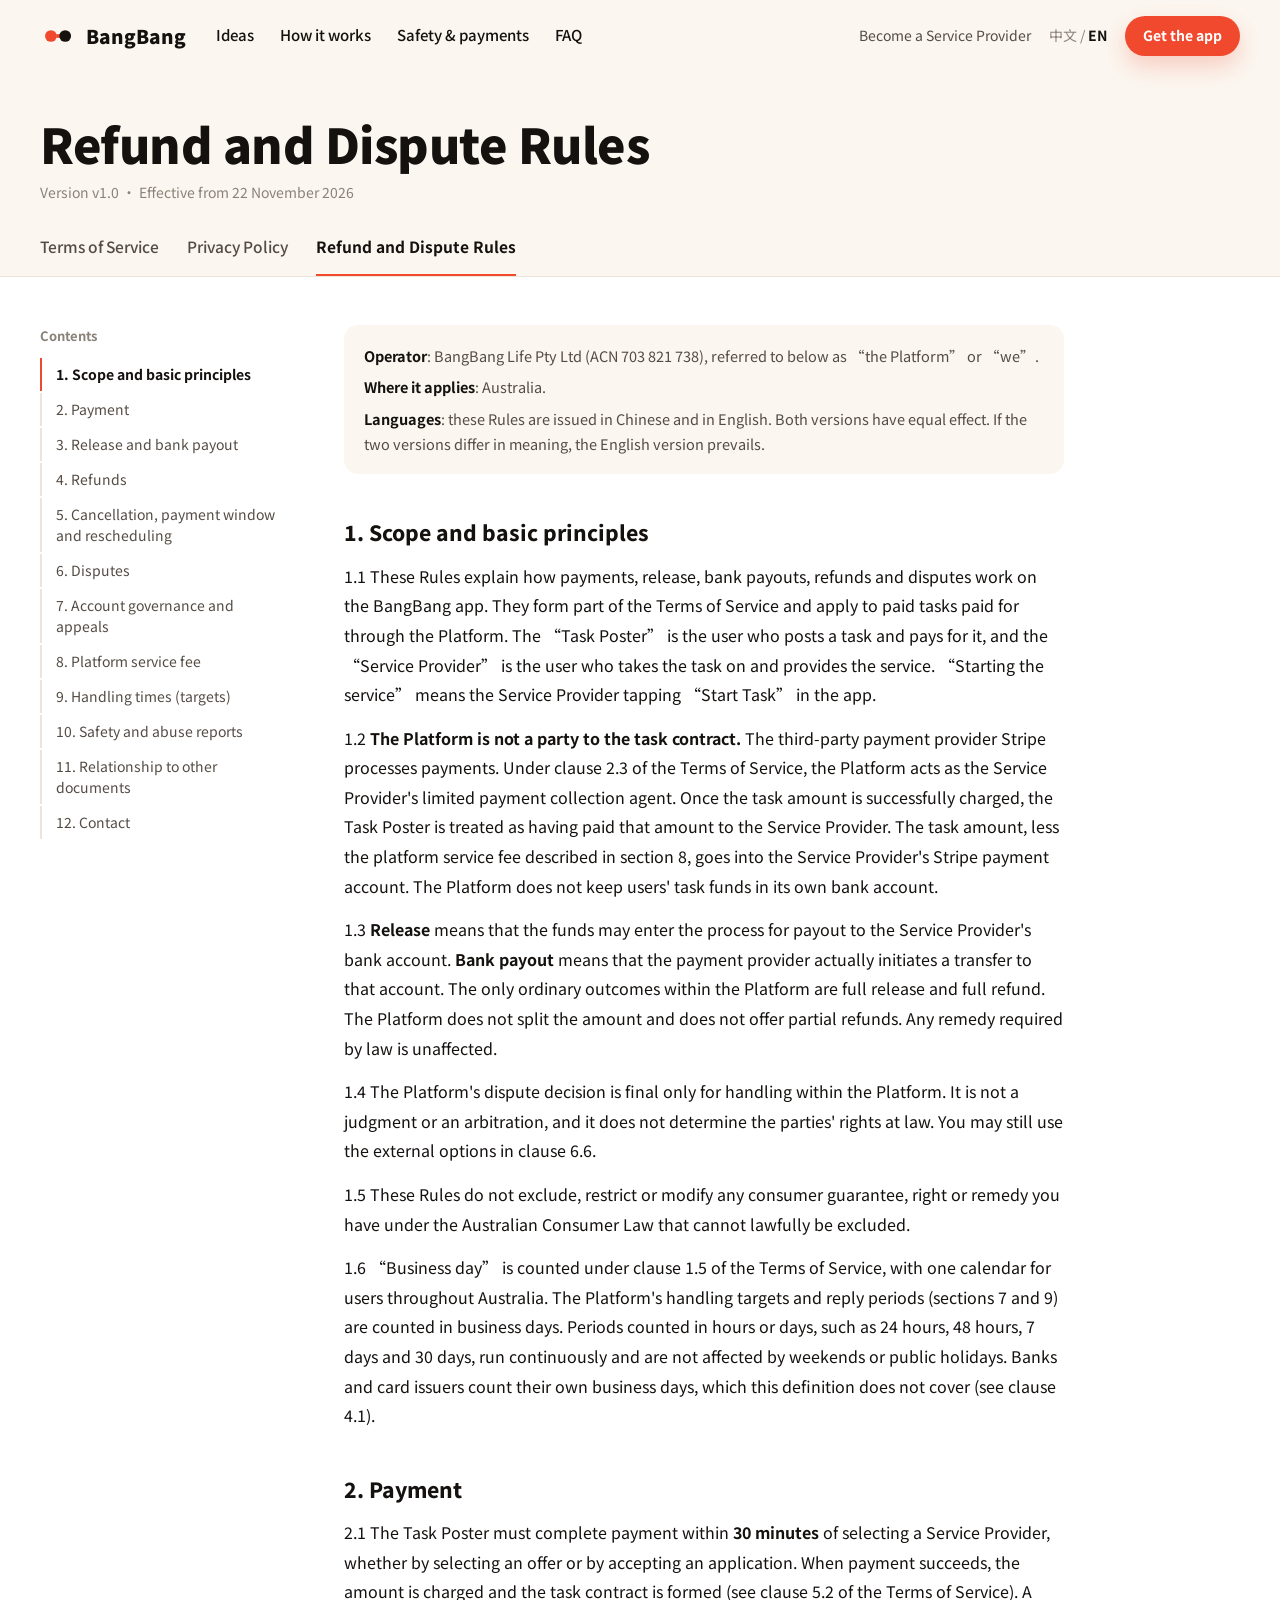
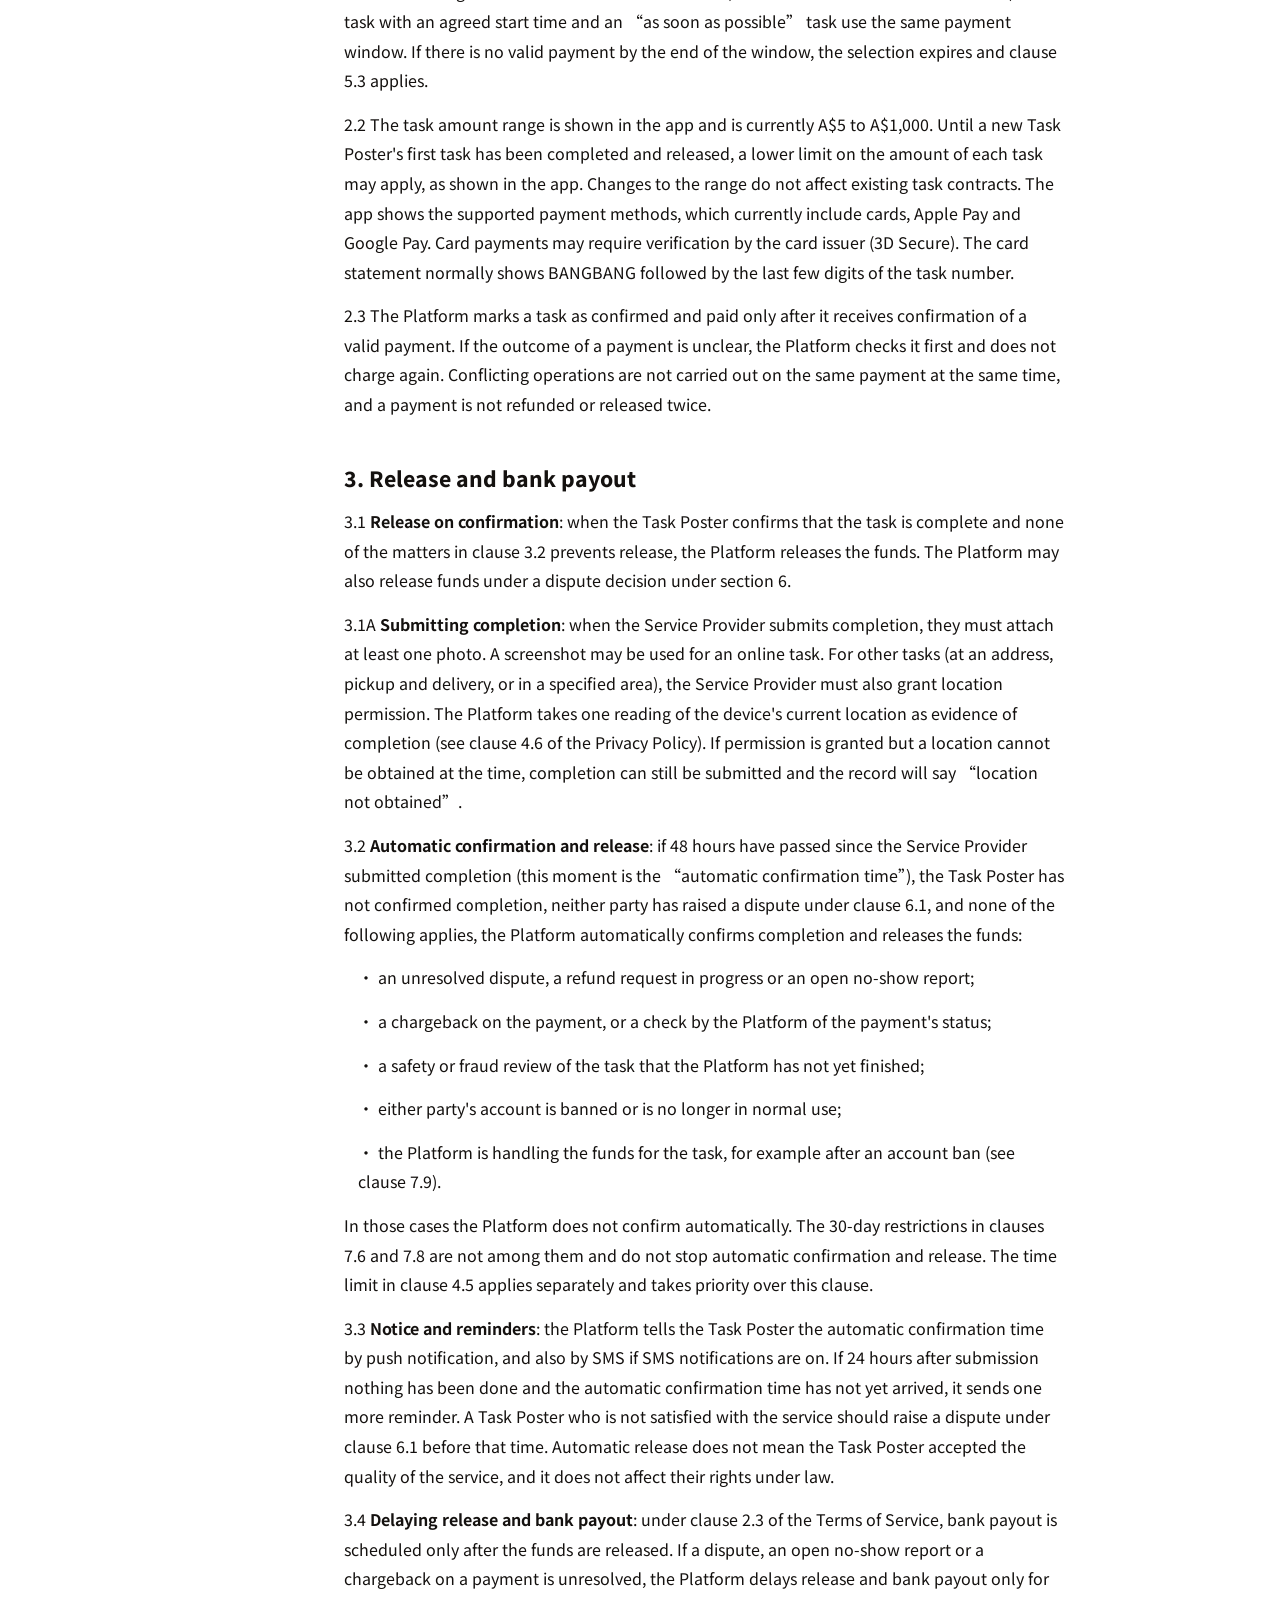
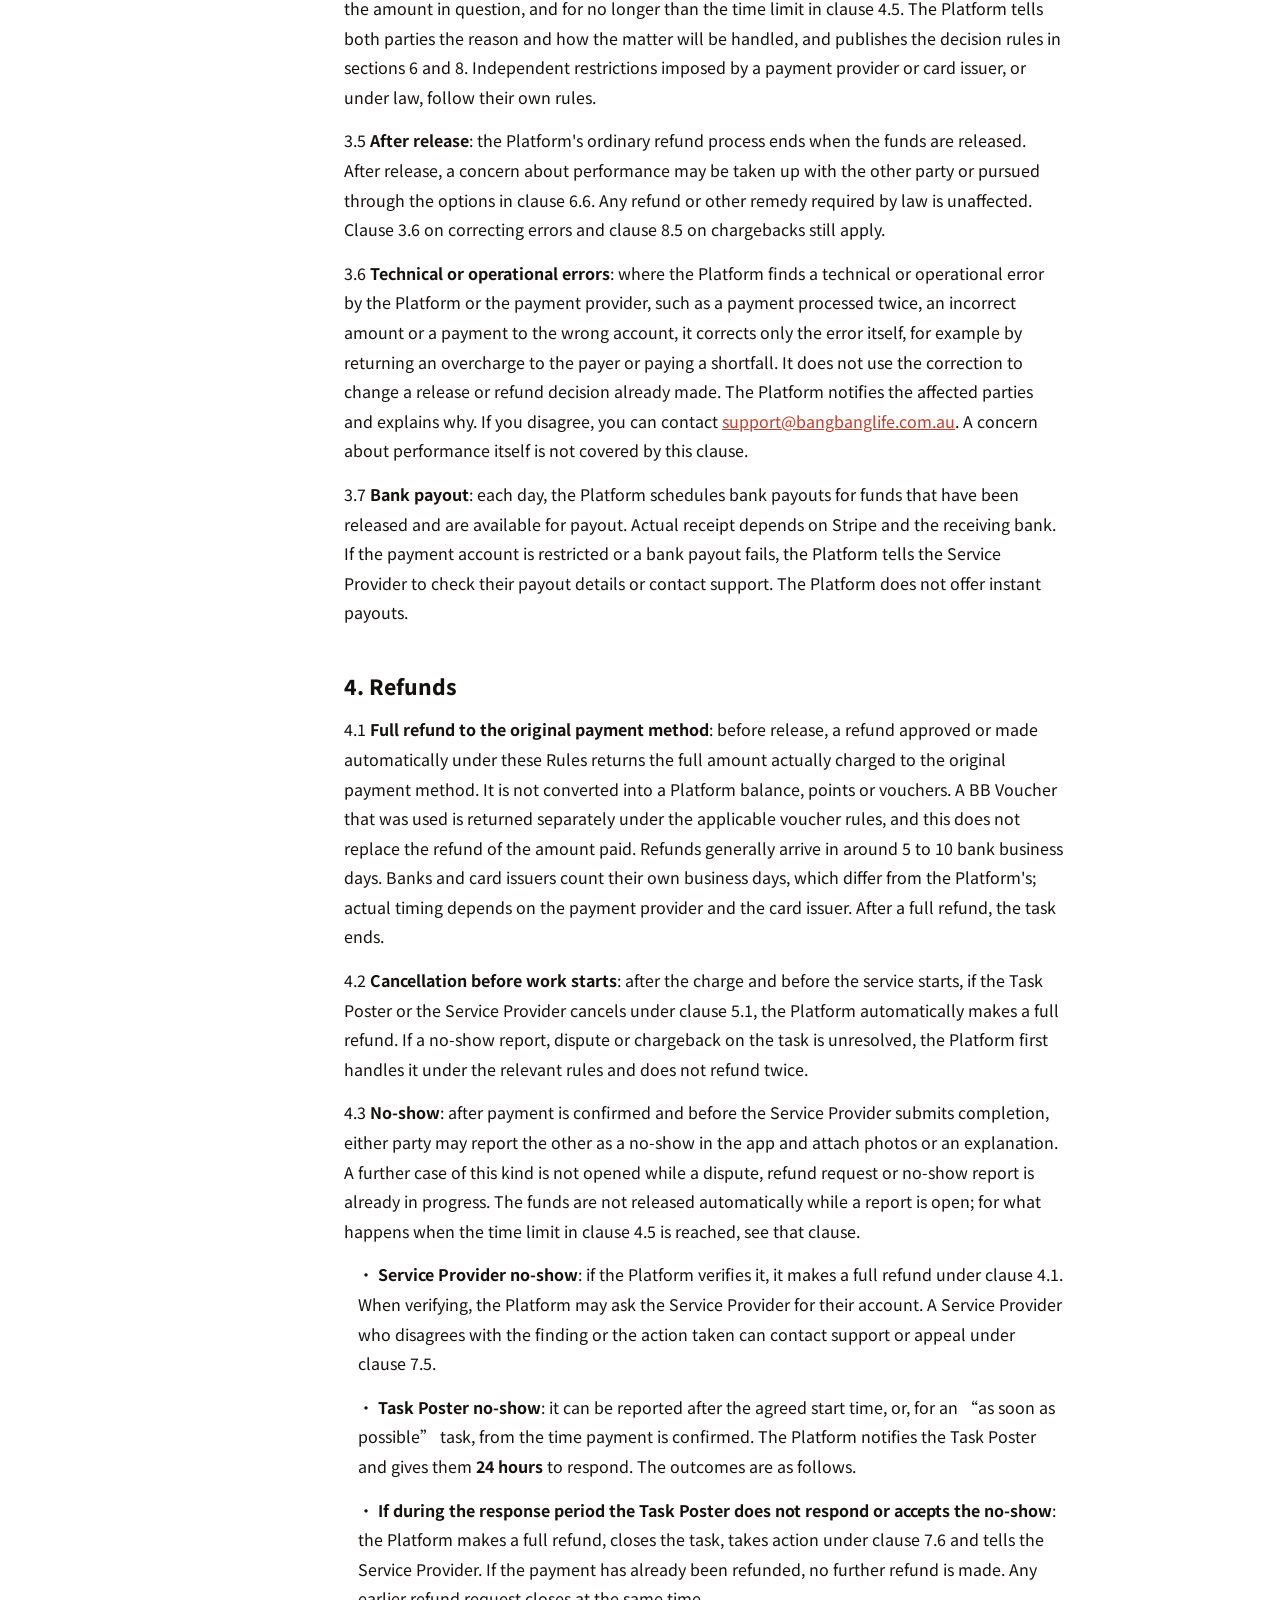
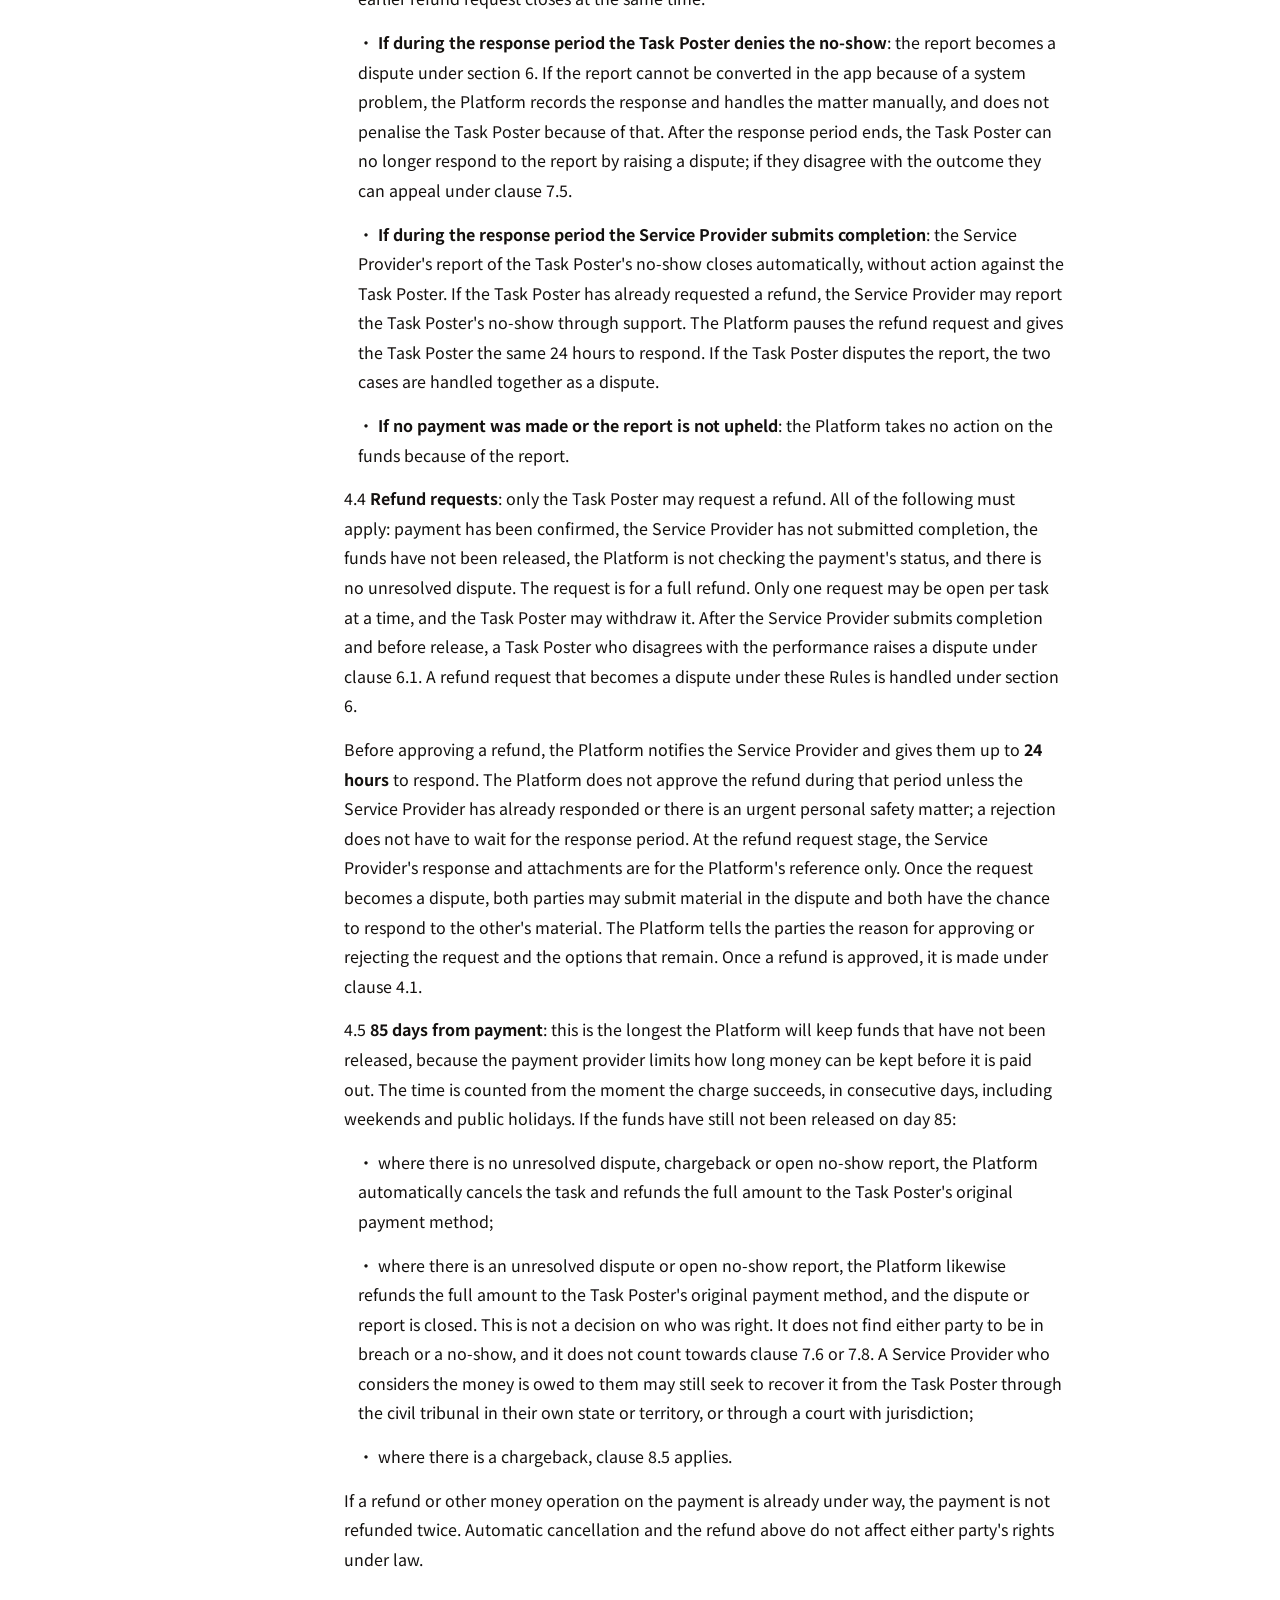
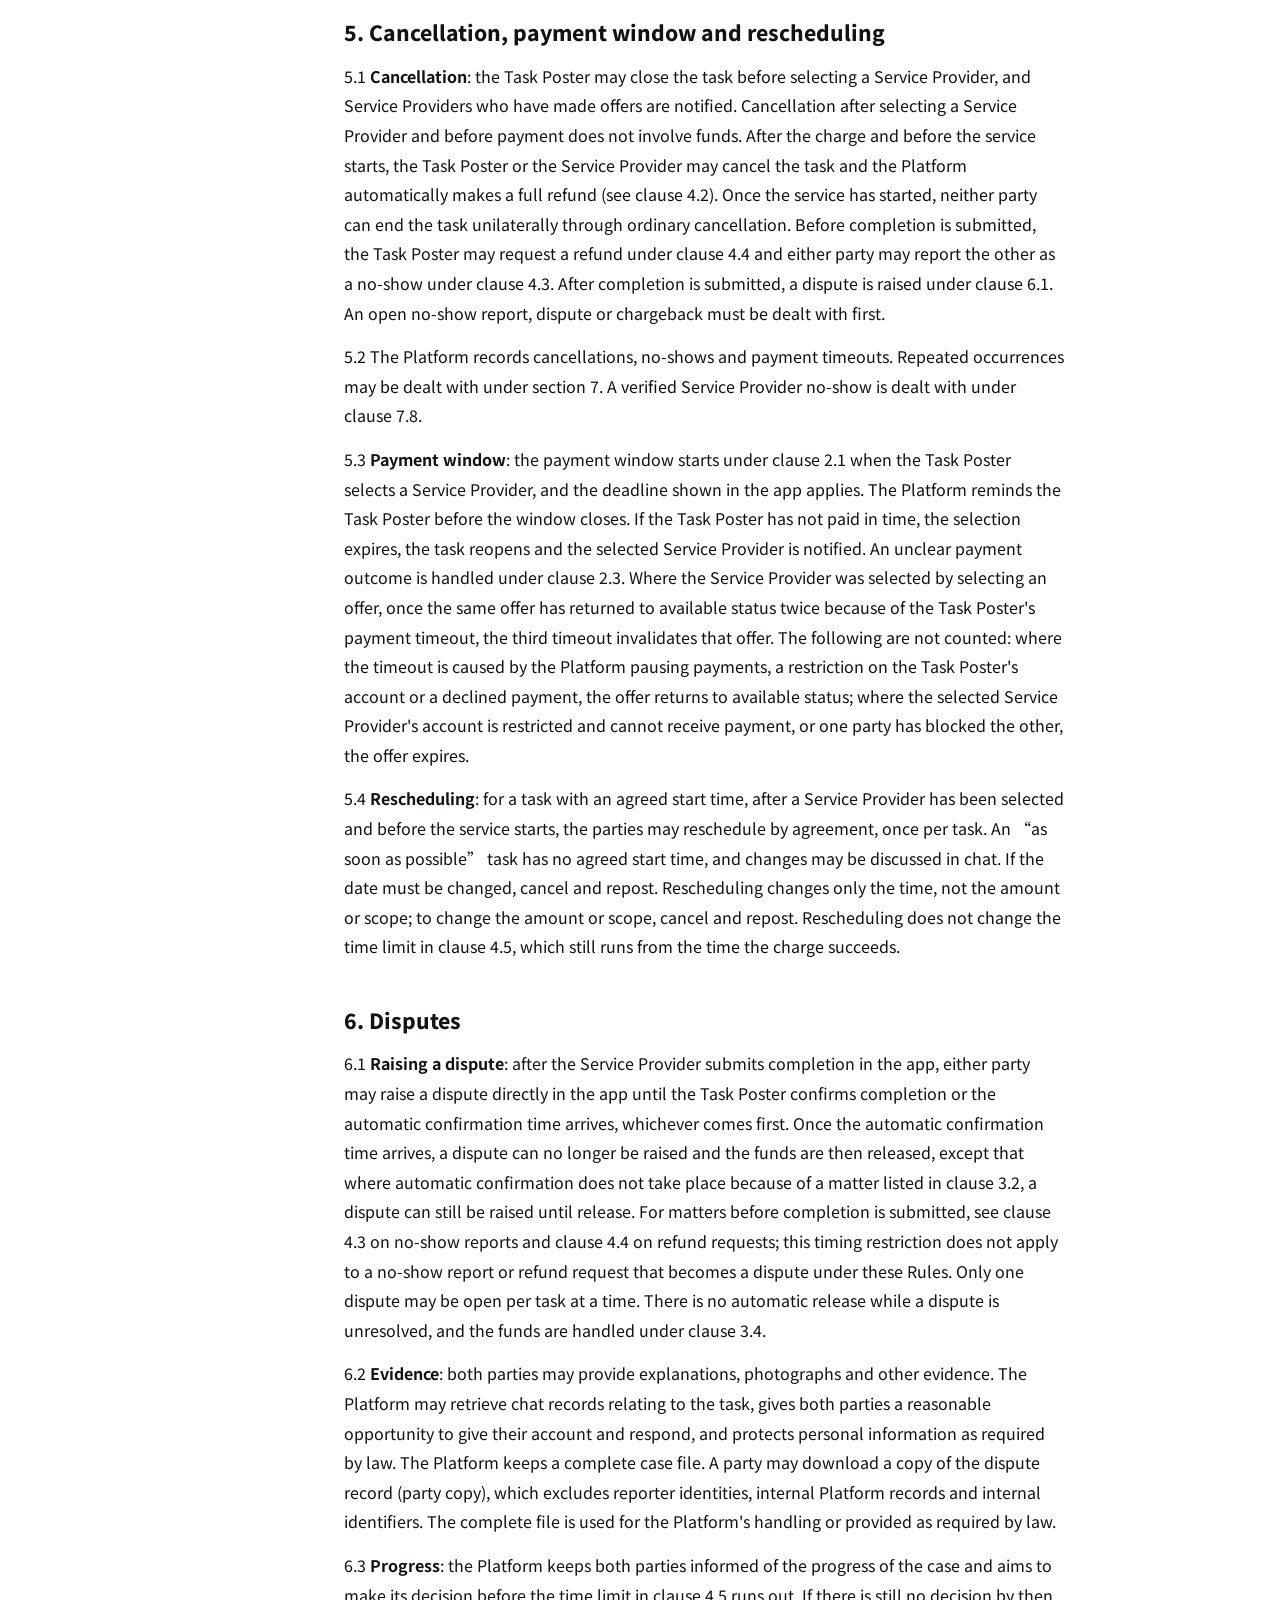
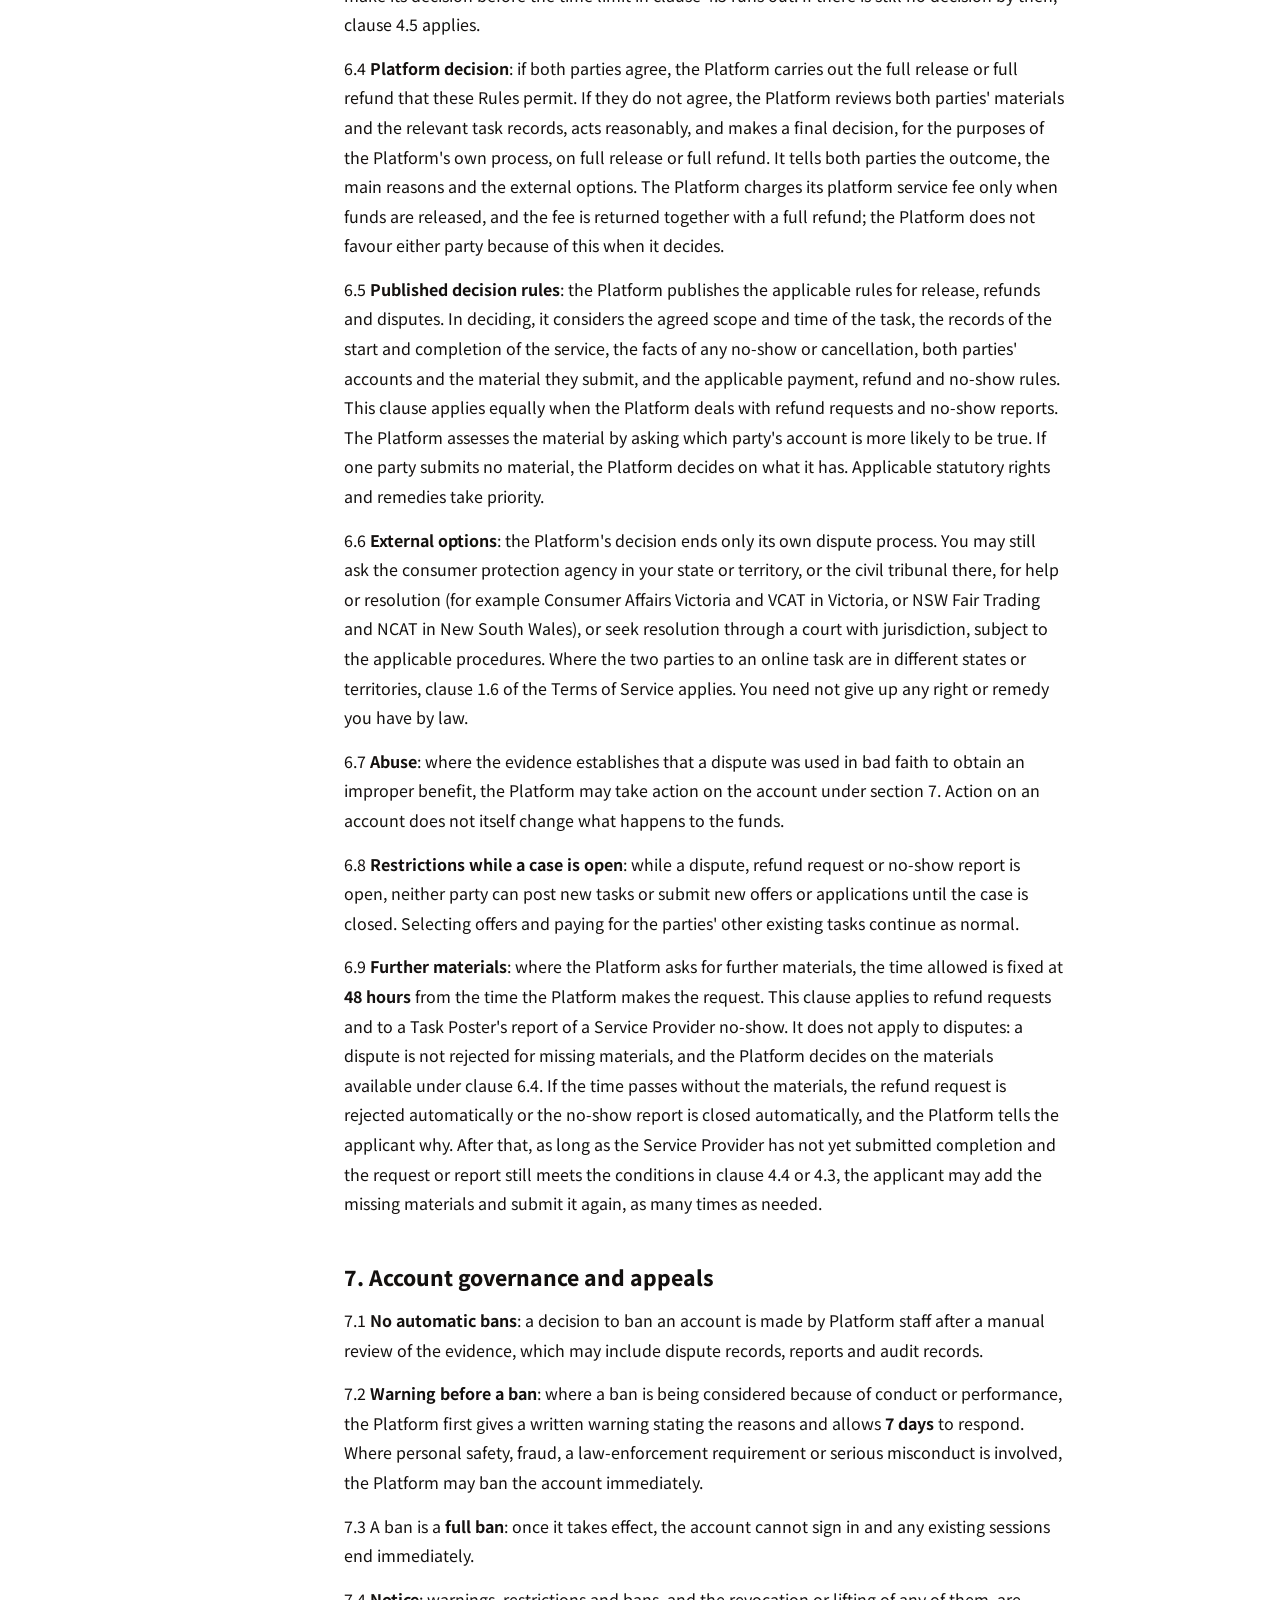
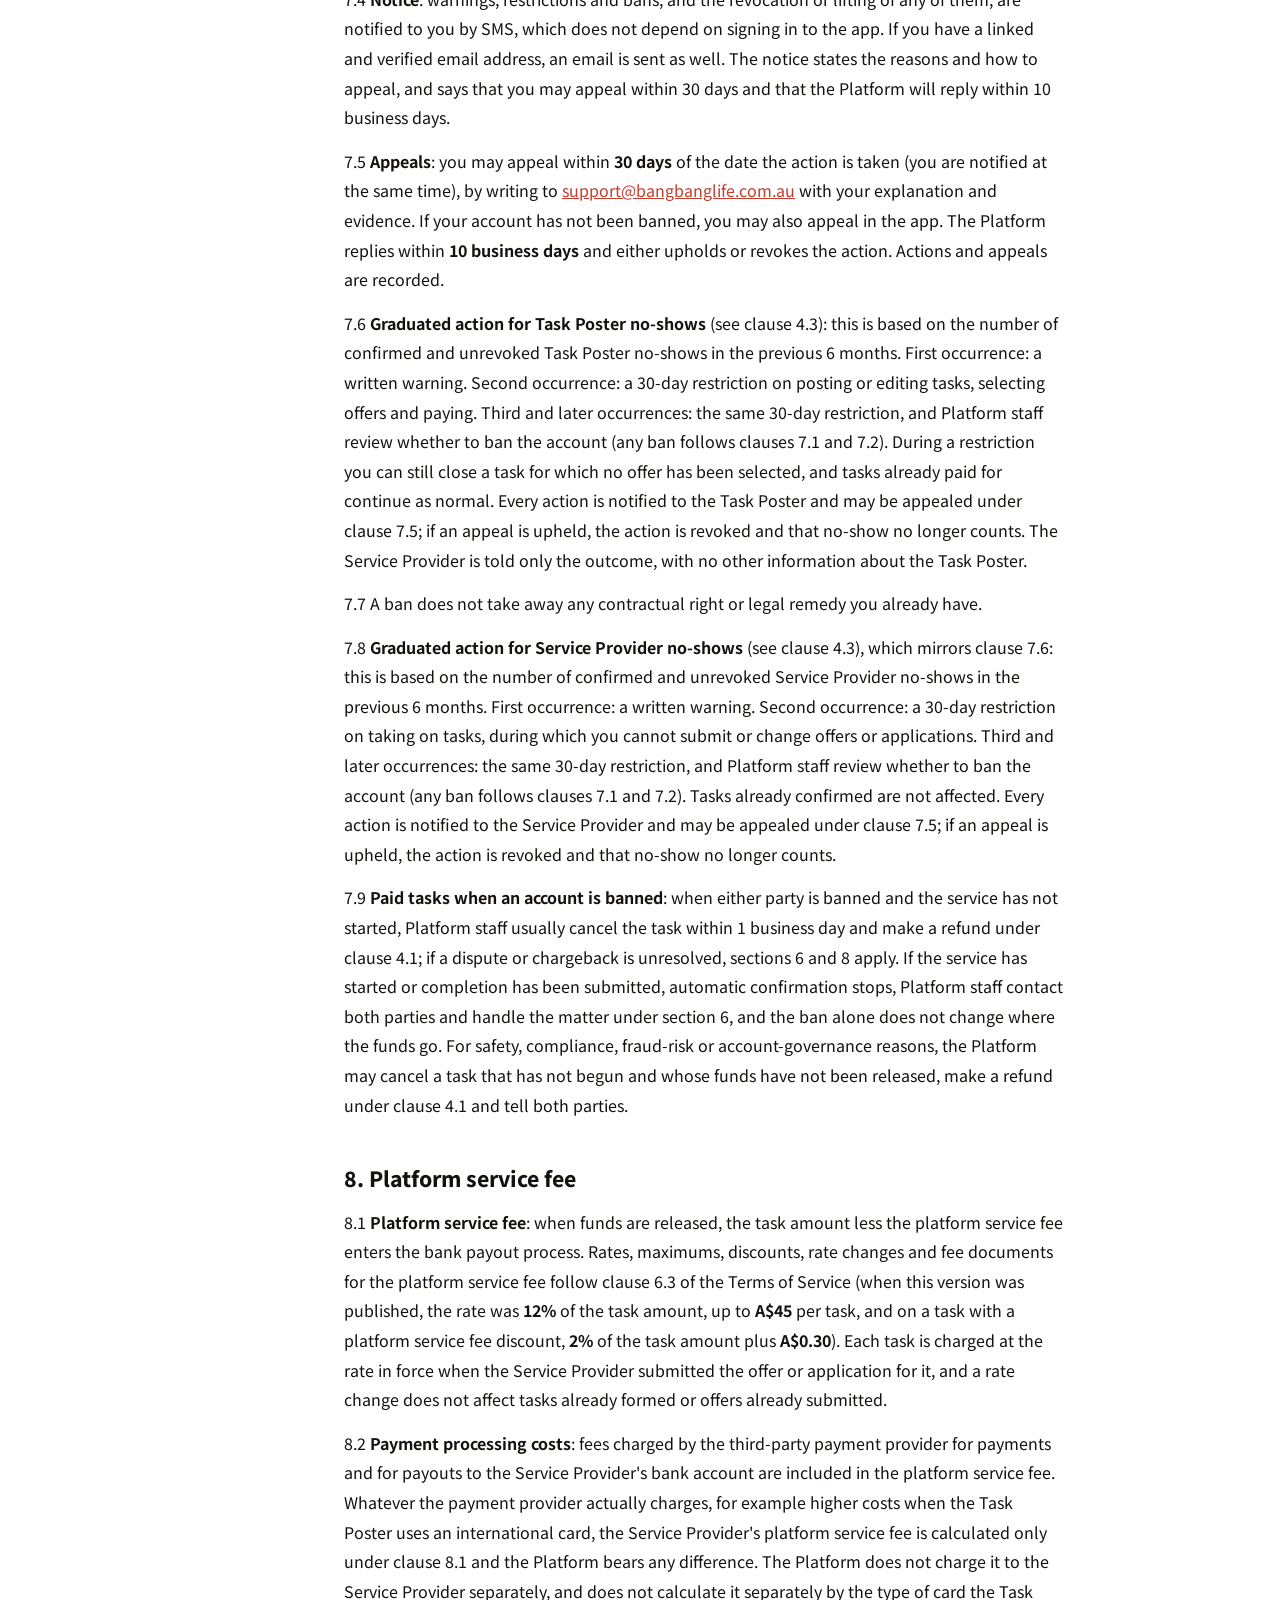
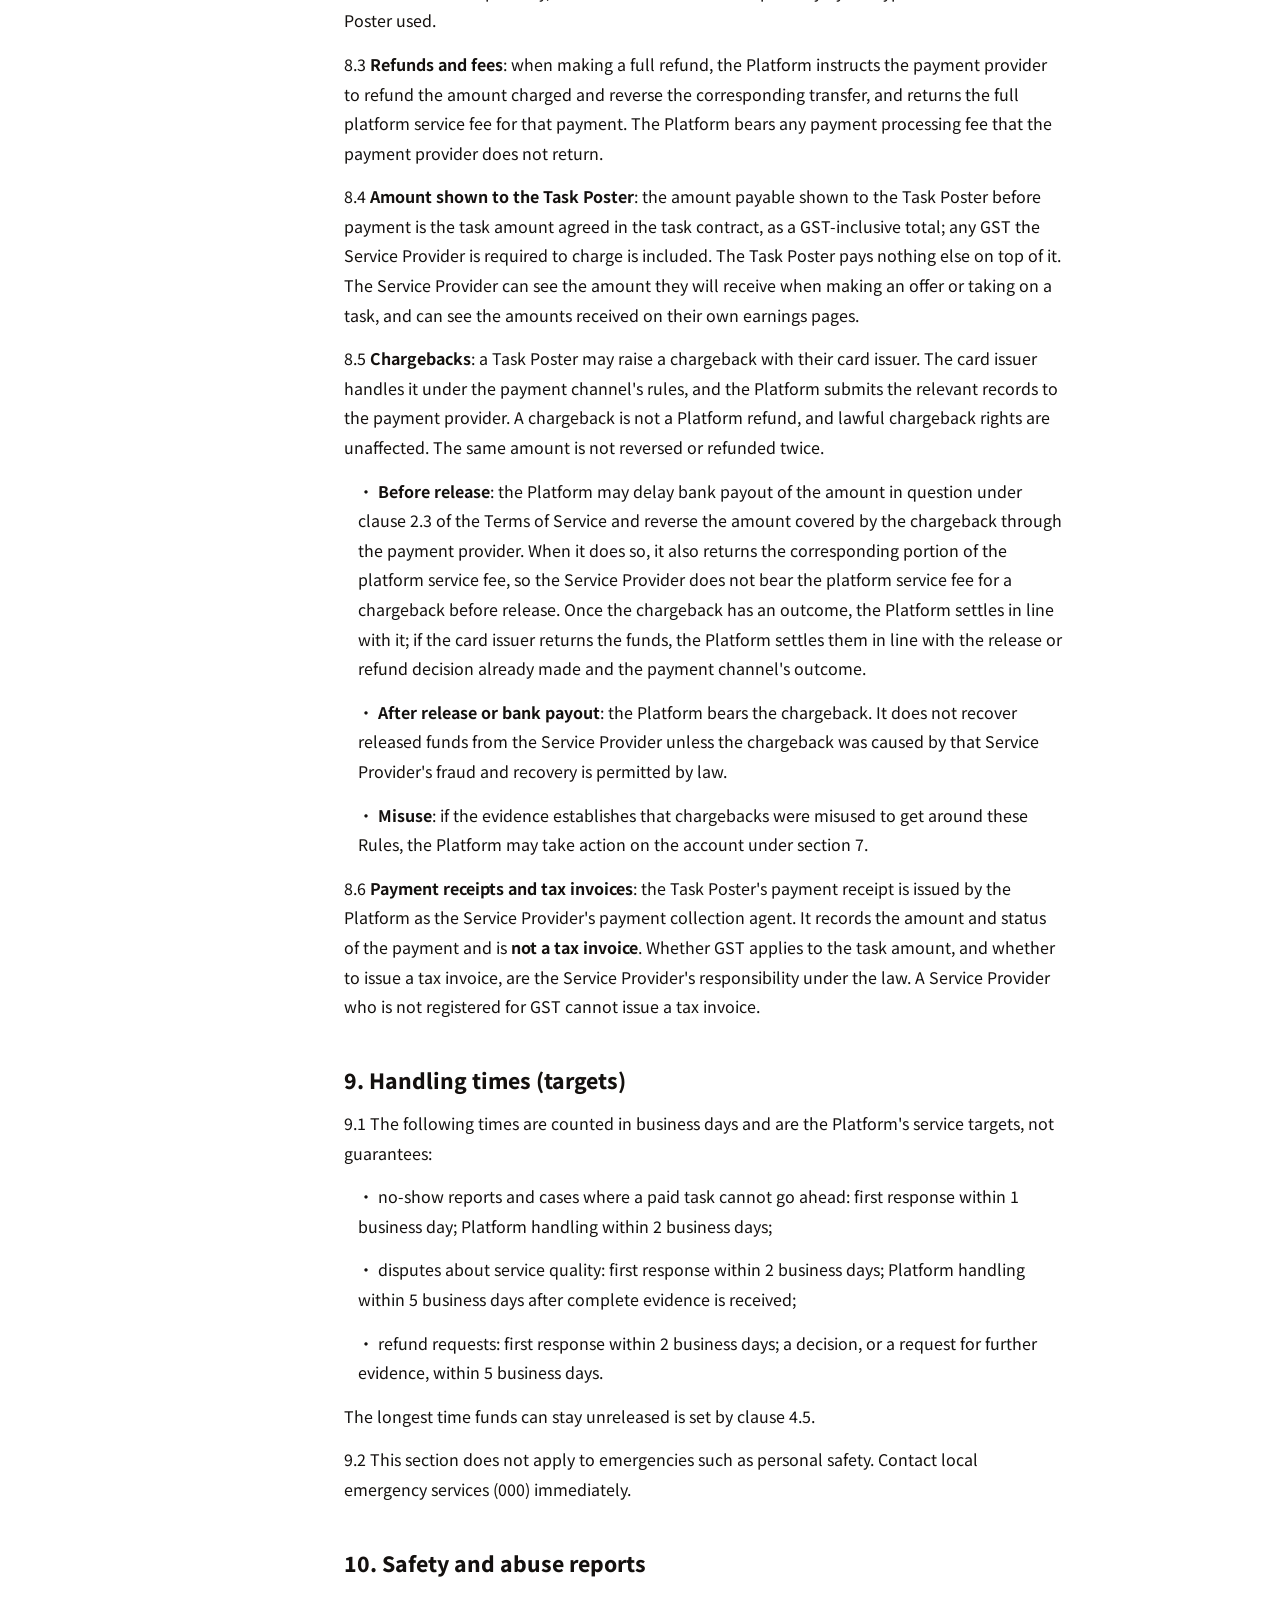
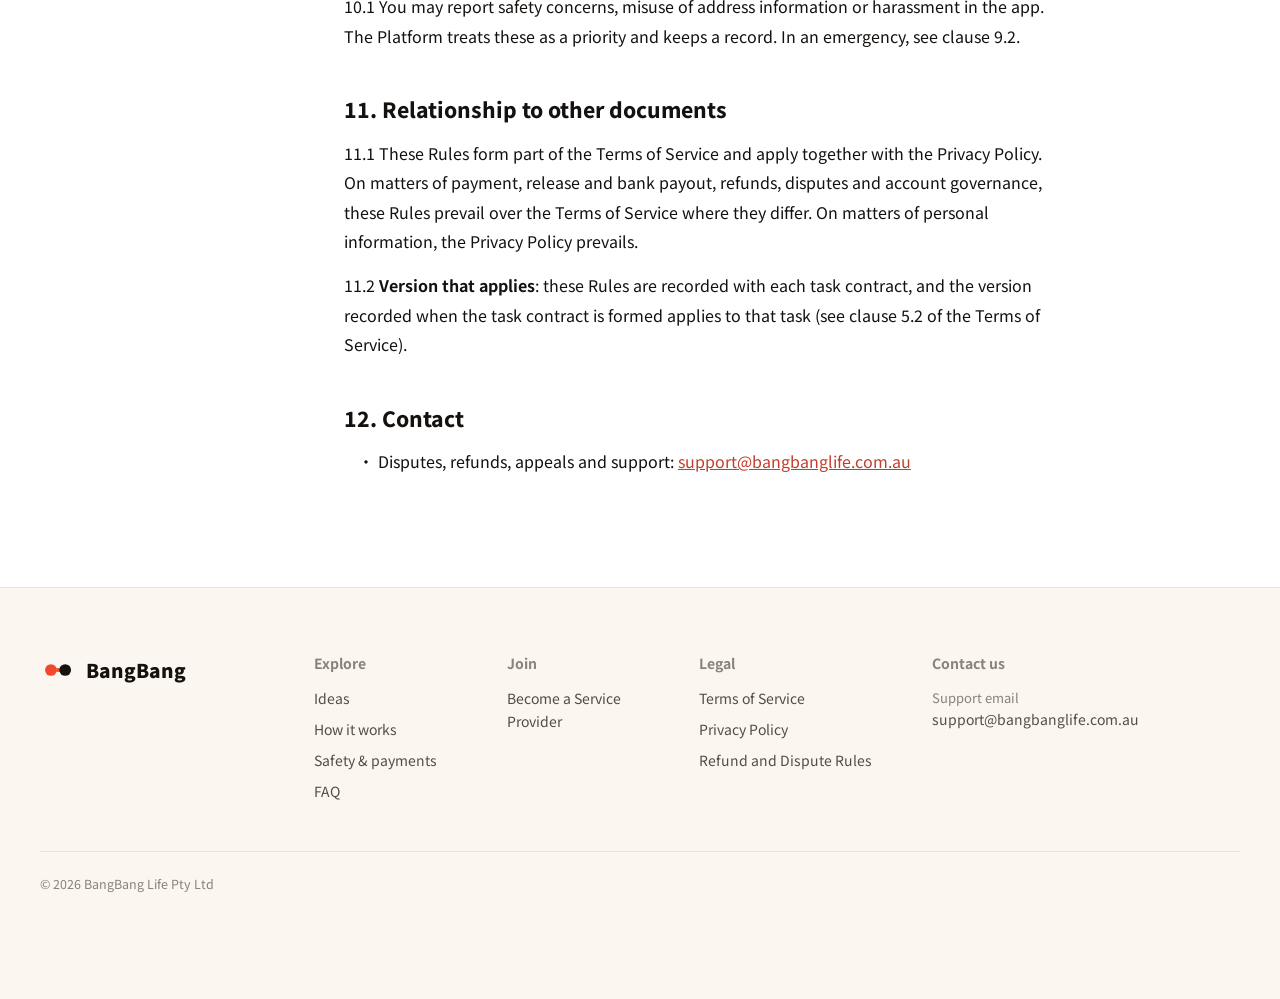
<file: en/legal/refund/index.html>
<!doctype html>
<html lang="en">
<head>
<meta charset="utf-8">
<meta name="viewport" content="width=device-width, initial-scale=1">
<title>Refund and Dispute Rules (v1.0) · BangBang</title>
<meta name="description" content="BangBang Refund and Dispute Rules, v1.0">
<meta name="theme-color" content="#fbf7f0">
<link rel="icon" href="/brand/BangBangAppIcon.svg" type="image/svg+xml">
<link rel="icon" href="/brand/icon-192.png" type="image/png" sizes="192x192">
<link rel="apple-touch-icon" href="/brand/apple-touch-icon.png">
<link rel="alternate" hreflang="zh-CN" href="https://www.bangbanglife.com.au/zh/legal/refund/">
<link rel="alternate" hreflang="en" href="https://www.bangbanglife.com.au/en/legal/refund/">
<link rel="alternate" hreflang="x-default" href="https://www.bangbanglife.com.au/legal/refund/">
<link rel="canonical" href="https://www.bangbanglife.com.au/en/legal/refund/">
<link rel="preconnect" href="https://fonts.googleapis.com">
<link rel="preconnect" href="https://fonts.gstatic.com" crossorigin>
<link rel="stylesheet" href="https://fonts.googleapis.com/css2?family=Noto+Sans+SC:wght@400;500;700;900&display=swap">
<meta property="og:type" content="website">
<meta property="og:site_name" content="BangBang">
<meta property="og:title" content="Refund and Dispute Rules (v1.0) · BangBang">
<meta property="og:url" content="https://www.bangbanglife.com.au/en/legal/refund/">
<meta property="og:locale" content="en_AU">
<style>
:root{
  --ink:#14110f; --ink-2:#544c44; --ink-3:#8a8178;
  --white:#ffffff; --stage:#faeee7; --stage-2:#f4e1d6; --paper:#fbf7f0; --line:#efe4d8; --line-2:#f1d6cc;
  --coral:#f0492e; --coral-deep:#c43d2b; --coral-soft:#fff1ed;
  --night:#1a1614; --on-night:#f5efe8; --on-night-2:#a99d92;
  --f:"Noto Sans SC","PingFang SC","Hiragino Sans GB","Microsoft YaHei",system-ui,sans-serif;
  --nav-h:72px; --gut:clamp(16px,4vw,40px);
  color-scheme:light;
}
*{box-sizing:border-box}
html,body{overflow-x:clip}
body{margin:0;background:var(--white);color:var(--ink);font-family:var(--f);font-size:16px;line-height:1.65;-webkit-font-smoothing:antialiased}
img{display:block;max-width:100%}
a{color:inherit}
button{font-family:inherit}
:focus-visible{outline:2px solid var(--coral);outline-offset:3px;border-radius:8px}
.wrap{width:min(1200px,calc(100% - 2*var(--gut)));margin-inline:auto}
.sr{position:absolute;width:1px;height:1px;overflow:hidden;clip:rect(0 0 0 0);white-space:nowrap}
.btn{display:inline-flex;align-items:center;justify-content:center;gap:10px;height:50px;padding:0 24px;border-radius:999px;font-weight:700;font-size:15.5px;white-space:nowrap;cursor:pointer;border:0;text-decoration:none;transition:transform .2s,box-shadow .2s,background .2s}
.btn small{font-weight:500;font-size:12px;opacity:.8}
.btn-sm{height:40px;padding:0 18px;font-size:14px}
.btn-coral{background:var(--coral);color:#fff;box-shadow:0 10px 24px rgba(240,73,46,.25)}
.btn-coral:hover{background:var(--coral-deep)}
.btn-line{background:transparent;border:1.5px solid var(--ink);color:var(--ink)}
.nav{position:fixed;inset:0 0 auto;z-index:60;height:var(--nav-h);display:flex;align-items:center;background:rgba(250,238,231,.86);backdrop-filter:saturate(1.3) blur(14px);-webkit-backdrop-filter:saturate(1.3) blur(14px);border-bottom:1px solid transparent;transition:background .3s,border-color .3s}
.nav.sc{background:rgba(255,255,255,.9);border-bottom-color:var(--line)}
.nav .wrap{display:flex;align-items:center;gap:30px}
.brand{display:flex;align-items:center;gap:10px;font-weight:900;font-size:19px;white-space:nowrap;text-decoration:none;color:var(--ink)}
.brand svg{width:36px;height:36px;flex:none}
.logo-a{fill:var(--coral)} .logo-b{fill:var(--ink)}
.links{display:flex;gap:26px;font-size:15px;font-weight:500}
.links a{text-decoration:none}
.links a:hover{color:var(--coral)}
.nav-right{margin-left:auto;display:flex;align-items:center;gap:18px;font-size:14px}
.nav-right .sm a{text-decoration:none;color:var(--ink-2);margin-left:16px}
.nav-right .sm a:hover{color:var(--coral)}
.lang{color:var(--ink-3);white-space:nowrap} .lang b{color:var(--ink)}
.lang a{color:inherit;text-decoration:none} .lang a:hover{color:var(--coral)}
.menu-btn{display:none;width:42px;height:42px;border-radius:50%;border:1px solid var(--line);background:var(--white);color:var(--ink);cursor:pointer;place-items:center}
.menu-btn svg{width:20px;height:20px}
.drawer{position:fixed;inset:var(--nav-h) 0 auto;z-index:59;background:var(--white);border-bottom:1px solid var(--line);display:none;flex-direction:column;padding:8px var(--gut) 18px}
.drawer.open{display:flex}
.drawer a{padding:13px 0;border-bottom:1px solid var(--line);text-decoration:none;font-weight:500}
@media (max-width:1020px){.links,.nav-right .sm,.lang{display:none}.menu-btn{display:grid}}
details{border-bottom:1px solid var(--line);padding:4px 0}
summary{cursor:pointer;list-style:none;display:flex;align-items:center;justify-content:space-between;gap:16px;padding:18px 0;font-size:18px;font-weight:700}
summary::-webkit-details-marker{display:none}
summary::after{content:"";flex:none;width:12px;height:12px;border-right:2.5px solid var(--ink-3);border-bottom:2.5px solid var(--ink-3);transform:rotate(45deg) translate(-3px,-3px);transition:transform .3s}
details[open] summary::after{transform:rotate(225deg)}
details p{margin:0 0 20px;color:var(--ink-2);font-size:15.5px;line-height:1.85}
footer{background:var(--paper);color:var(--ink);padding:64px 0 40px;border-top:1px solid var(--line)}
.f-grid{display:grid;grid-template-columns:1.2fr .8fr .8fr 1fr 1.5fr;gap:28px}
footer .brand{color:var(--ink)}
.f-brand p{margin:14px 0 0;color:var(--ink-3);font-size:14px}
footer h4{margin:0 0 12px;font-size:14px;color:var(--ink-3);font-weight:700}
footer ul{list-style:none;margin:0;padding:0;display:grid;gap:8px;font-size:14px}
footer a{text-decoration:none}
footer a{color:var(--ink-2)}
footer a:hover{color:var(--coral-deep);text-decoration:underline}
.f-legal span{white-space:nowrap}
.f-k{display:block;color:var(--ink-3);font-size:13px}
.mail{display:block;white-space:nowrap}
.f-legal{display:flex;justify-content:flex-start;gap:6px 22px;flex-wrap:wrap;margin-top:48px;padding-top:22px;border-top:1px solid var(--line);font-size:12.5px;color:var(--ink-3)}
@media (max-width:900px){
  .f-grid{grid-template-columns:1fr 1fr}
  .f-brand,.f-contact{grid-column:1 / -1}
}
footer{padding-bottom:104px}
.totop{position:fixed;right:max(20px,env(safe-area-inset-right));bottom:max(20px,env(safe-area-inset-bottom));z-index:55;width:52px;height:52px;border-radius:50%;border:0;background:var(--ink);color:#fff;display:grid;place-items:center;cursor:pointer;box-shadow:0 12px 28px rgba(20,17,15,.22);opacity:0;visibility:hidden;transform:translateY(12px);transition:opacity .25s,transform .25s,visibility .25s,background .2s}
.totop.show{opacity:1;visibility:visible;transform:none}
.totop:hover{background:var(--coral)}
.totop:focus-visible{outline:3px solid var(--coral);outline-offset:3px}
.totop svg{width:22px;height:22px}
@media (max-width:900px){.totop{width:46px;height:46px;right:max(16px,env(safe-area-inset-right));bottom:max(16px,env(safe-area-inset-bottom))}}
@media (max-width:380px){
  .nav .wrap{gap:10px}
  .nav-right{gap:8px}
  .brand{gap:8px;font-size:17px}
  .brand svg{width:30px;height:30px}
  .nav .btn-sm{padding:0 12px;font-size:13.5px}
  .menu-btn{width:38px;height:38px}
}

/* ---------- 法律页（样稿 v2：页头和页尾同一种底色） ---------- */
body{background:var(--white)}
.nav,.nav.sc{background:rgba(251,247,240,.92)}
.lg-hero{background:var(--paper);border-bottom:1px solid var(--line);padding-top:var(--nav-h)}
.lg-hero .wrap{padding:44px 0 0}
.lg-hero h1{margin:0;font-weight:900;font-size:clamp(32px,4.2vw,48px);line-height:1.15;letter-spacing:-.01em}
.lg-ver{margin:10px 0 0;color:var(--ink-3);font-size:14px}
.lg-tabs{display:flex;gap:28px;margin-top:30px;overflow-x:auto;scrollbar-width:none}
.lg-tabs a{flex:none;margin-bottom:-1px;padding:0 0 14px;border-bottom:3px solid transparent;text-decoration:none;color:var(--ink-2);font-weight:500;font-size:15.5px}
.lg-tabs a[aria-current]{color:var(--ink);font-weight:700;border-bottom-color:var(--coral)}
.lg-tabs a:hover{color:var(--coral)}
.lg-main{display:grid;grid-template-columns:240px minmax(0,720px);gap:64px;padding:48px 0 96px}
.lg-toc{position:sticky;top:calc(var(--nav-h) + 28px);align-self:start;max-height:calc(100vh - var(--nav-h) - 56px);overflow:auto}
.lg-toc h2{margin:0 0 12px;font-size:13px;font-weight:700;color:var(--ink-3)}
.lg-toc ol{list-style:none;margin:0;padding:0;display:grid;gap:2px}
.lg-toc a{display:block;padding:6px 0 6px 14px;border-left:2px solid var(--line);text-decoration:none;color:var(--ink-2);font-size:14px;line-height:1.5}
.lg-toc a:hover{color:var(--coral)}
.lg-toc a.on{border-left-color:var(--coral);color:var(--ink);font-weight:700}
.lg-tocm{display:none}
.lg-body{font-size:16px;line-height:1.85;color:var(--ink);overflow-wrap:anywhere}
.lg-body p{margin:0 0 14px}
.lg-body h3{margin:44px 0 14px;font-size:21px;font-weight:800;line-height:1.4;scroll-margin-top:calc(var(--nav-h) + 20px)}
.lg-body h4{margin:28px 0 10px;font-size:17px;font-weight:700;line-height:1.5;scroll-margin-top:calc(var(--nav-h) + 20px)}
.lg-body [id]{scroll-margin-top:calc(var(--nav-h) + 20px)}
.lg-body hr{margin:36px 0 20px;border:0;border-top:1px solid var(--line)}
.lg-body em{color:var(--ink-3)}
.lg-body a{color:var(--coral-deep)}
.lg-body blockquote{margin:0 0 14px;padding:2px 0 2px 16px;border-left:3px solid var(--line-2);color:var(--ink-2)}
.lg-body .legal-list-item{padding-left:14px}
.lg-meta{padding:18px 20px;margin-bottom:8px;border-radius:14px;background:var(--paper);font-size:14.5px;line-height:1.75;color:var(--ink-2)}
.lg-meta p{margin:0 0 6px}
.lg-meta p:last-child{margin:0}
.lg-meta strong{color:var(--ink)}
@media (max-width:900px){
  .lg-hero .wrap{padding-top:28px}
  .lg-tabs{gap:22px;margin-top:22px}
  .lg-tabs a{font-size:15px}
  .lg-main{grid-template-columns:minmax(0,1fr);gap:0;padding:24px 0 72px}
  .lg-toc{display:none}
  .lg-tocm{display:block;margin:0 0 22px;padding:0;border:1px solid var(--line);border-radius:14px;background:var(--white)}
  .lg-tocm summary{padding:14px 18px 14px 16px;font-size:15px}
  .lg-tocm ol{list-style:none;margin:0;padding:0 16px 10px}
  .lg-tocm a{display:block;padding:10px 0;border-top:1px solid var(--line);text-decoration:none;color:var(--ink-2);font-size:14.5px}
  .lg-body{font-size:15.5px}
  .lg-body h3{margin:36px 0 12px;font-size:19px}
  .lg-meta{padding:14px 16px;font-size:14px}
}
</style>
</head>
<body><header class="nav" id="nav">
  <div class="wrap">
    <a class="brand" href="/en/#top" aria-label="BangBang home"><svg viewBox="0 0 100 100" aria-hidden="true"><rect class="logo-a" x="45" y="44.8" width="10.3" height="10.4"/><circle class="logo-a" cx="30.3" cy="50" r="16.3"/><circle class="logo-b" cx="70" cy="50" r="16.3"/></svg>BangBang</a>
    <nav class="links" aria-label="Main"><a href="/en/#world">Ideas</a><a href="/en/#how">How it works</a><a href="/en/#safety">Safety &amp; payments</a><a href="/en/#faq">FAQ</a></nav>
    <div class="nav-right">
      <span class="sm"><a href="/en/#provider">Become a Service Provider</a></span>
      <span class="lang"><a href="/zh/legal/refund/" lang="zh-CN">中文</a> / <b>EN</b></span>
      <a class="btn btn-sm btn-coral" href="/en/#top">Get the app</a>
      <button class="menu-btn" id="menuBtn" type="button" aria-label="Open menu" aria-expanded="false"><svg viewBox="0 0 24 24" aria-hidden="true"><path d="M4 7h16M4 12h16M4 17h16" stroke="currentColor" stroke-width="2" stroke-linecap="round"/></svg></button>
    </div>
  </div>
</header>
<nav class="drawer" id="drawer" aria-label="Menu"><a href="/en/#world">Ideas</a><a href="/en/#how">How it works</a><a href="/en/#safety">Safety &amp; payments</a><a href="/en/#faq">FAQ</a><a href="/en/#provider">Become a Service Provider</a><a href="/en/#top">Get the app</a><a href="/zh/legal/refund/" lang="zh-CN">中文</a></nav>
<main>
<section class="lg-hero"><div class="wrap">
<h1>Refund and Dispute Rules</h1>
<p class="lg-ver">Version v1.0 · Effective from 22 November 2026</p>
<nav class="lg-tabs" aria-label="Legal documents"><a href="/en/legal/terms/">Terms of Service</a><a href="/en/legal/privacy/">Privacy Policy</a><a href="/en/legal/refund/" aria-current="page">Refund and Dispute Rules</a></nav>
</div></section>
<div class="wrap lg-main">
<aside class="lg-toc" aria-label="Contents"><h2>Contents</h2><ol><li><a href="#s1">1. Scope and basic principles</a></li><li><a href="#s2">2. Payment</a></li><li><a href="#s3">3. Release and bank payout</a></li><li><a href="#s4">4. Refunds</a></li><li><a href="#s5">5. Cancellation, payment window and rescheduling</a></li><li><a href="#s6">6. Disputes</a></li><li><a href="#s7">7. Account governance and appeals</a></li><li><a href="#s8">8. Platform service fee</a></li><li><a href="#s9">9. Handling times (targets)</a></li><li><a href="#s10">10. Safety and abuse reports</a></li><li><a href="#s11">11. Relationship to other documents</a></li><li><a href="#s12">12. Contact</a></li></ol></aside>
<div class="lg-col">
<details class="lg-tocm"><summary>Contents</summary><ol><li><a href="#s1">1. Scope and basic principles</a></li><li><a href="#s2">2. Payment</a></li><li><a href="#s3">3. Release and bank payout</a></li><li><a href="#s4">4. Refunds</a></li><li><a href="#s5">5. Cancellation, payment window and rescheduling</a></li><li><a href="#s6">6. Disputes</a></li><li><a href="#s7">7. Account governance and appeals</a></li><li><a href="#s8">8. Platform service fee</a></li><li><a href="#s9">9. Handling times (targets)</a></li><li><a href="#s10">10. Safety and abuse reports</a></li><li><a href="#s11">11. Relationship to other documents</a></li><li><a href="#s12">12. Contact</a></li></ol></details>

<article class="lg-body" lang="en" id="english"><div class="lg-meta"><p><span><strong>Operator</strong></span><span>: BangBang Life Pty Ltd (ACN 703 821 738), referred to below as “the Platform” or “we”.</span></p><p><span><strong>Where it applies</strong></span><span>: Australia.</span></p><p><span><strong>Languages</strong></span><span>: these Rules are issued in Chinese and in English. Both versions have equal effect. If the two versions differ in meaning, the English version prevails.</span></p></div><h3 id="s1"><span>1. Scope and basic principles</span></h3><p id="s1-1"><span>1.1 These Rules explain how payments, release, bank payouts, refunds and disputes work on the BangBang app. They form part of the Terms of Service and apply to paid tasks paid for through the Platform. The “Task Poster” is the user who posts a task and pays for it, and the “Service Provider” is the user who takes the task on and provides the service. “Starting the service” means the Service Provider tapping “Start Task” in the app.</span></p><p id="s1-2"><span>1.2 </span><span><strong>The Platform is not a party to the task contract.</strong></span><span> The third-party payment provider Stripe processes payments. Under clause 2.3 of the Terms of Service, the Platform acts as the Service Provider&#x27;s limited payment collection agent. Once the task amount is successfully charged, the Task Poster is treated as having paid that amount to the Service Provider. The task amount, less the platform service fee described in section 8, goes into the Service Provider&#x27;s Stripe payment account. The Platform does not keep users&#x27; task funds in its own bank account.</span></p><p id="s1-3"><span>1.3 </span><span><strong>Release</strong></span><span> means that the funds may enter the process for payout to the Service Provider&#x27;s bank account. </span><span><strong>Bank payout</strong></span><span> means that the payment provider actually initiates a transfer to that account. The only ordinary outcomes within the Platform are full release and full refund. The Platform does not split the amount and does not offer partial refunds. Any remedy required by law is unaffected.</span></p><p id="s1-4"><span>1.4 The Platform&#x27;s dispute decision is final only for handling within the Platform. It is not a judgment or an arbitration, and it does not determine the parties&#x27; rights at law. You may still use the external options in clause 6.6.</span></p><p id="s1-5"><span>1.5 These Rules do not exclude, restrict or modify any consumer guarantee, right or remedy you have under the Australian Consumer Law that cannot lawfully be excluded.</span></p><p id="s1-6"><span>1.6 “Business day” is counted under clause 1.5 of the Terms of Service, with one calendar for users throughout Australia. The Platform&#x27;s handling targets and reply periods (sections 7 and 9) are counted in business days. Periods counted in hours or days, such as 24 hours, 48 hours, 7 days and 30 days, run continuously and are not affected by weekends or public holidays. Banks and card issuers count their own business days, which this definition does not cover (see clause 4.1).</span></p><h3 id="s2"><span>2. Payment</span></h3><p id="s2-1"><span>2.1 The Task Poster must complete payment within </span><span><strong>30 minutes</strong></span><span> of selecting a Service Provider, whether by selecting an offer or by accepting an application. When payment succeeds, the amount is charged and the task contract is formed (see clause 5.2 of the Terms of Service). A task with an agreed start time and an “as soon as possible” task use the same payment window. If there is no valid payment by the end of the window, the selection expires and clause 5.3 applies.</span></p><p id="s2-2"><span>2.2 The task amount range is shown in the app and is currently A$5 to A$1,000. Until a new Task Poster&#x27;s first task has been completed and released, a lower limit on the amount of each task may apply, as shown in the app. Changes to the range do not affect existing task contracts. The app shows the supported payment methods, which currently include cards, Apple Pay and Google Pay. Card payments may require verification by the card issuer (3D Secure). The card statement normally shows BANGBANG followed by the last few digits of the task number.</span></p><p id="s2-3"><span>2.3 The Platform marks a task as confirmed and paid only after it receives confirmation of a valid payment. If the outcome of a payment is unclear, the Platform checks it first and does not charge again. Conflicting operations are not carried out on the same payment at the same time, and a payment is not refunded or released twice.</span></p><h3 id="s3"><span>3. Release and bank payout</span></h3><p id="s3-1"><span>3.1 </span><span><strong>Release on confirmation</strong></span><span>: when the Task Poster confirms that the task is complete and none of the matters in clause 3.2 prevents release, the Platform releases the funds. The Platform may also release funds under a dispute decision under section 6.</span></p><p><span>3.1A </span><span><strong>Submitting completion</strong></span><span>: when the Service Provider submits completion, they must attach at least one photo. A screenshot may be used for an online task. For other tasks (at an address, pickup and delivery, or in a specified area), the Service Provider must also grant location permission. The Platform takes one reading of the device&#x27;s current location as evidence of completion (see clause 4.6 of the Privacy Policy). If permission is granted but a location cannot be obtained at the time, completion can still be submitted and the record will say “location not obtained”.</span></p><p id="s3-2"><span>3.2 </span><span><strong>Automatic confirmation and release</strong></span><span>: if 48 hours have passed since the Service Provider submitted completion (this moment is the “automatic confirmation time”), the Task Poster has not confirmed completion, neither party has raised a dispute under clause 6.1, and none of the following applies, the Platform automatically confirms completion and releases the funds:</span></p><p class="legal-list-item">· <span>an unresolved dispute, a refund request in progress or an open no-show report;</span></p><p class="legal-list-item">· <span>a chargeback on the payment, or a check by the Platform of the payment&#x27;s status;</span></p><p class="legal-list-item">· <span>a safety or fraud review of the task that the Platform has not yet finished;</span></p><p class="legal-list-item">· <span>either party&#x27;s account is banned or is no longer in normal use;</span></p><p class="legal-list-item">· <span>the Platform is handling the funds for the task, for example after an account ban (see clause 7.9).</span></p><p><span>In those cases the Platform does not confirm automatically. The 30-day restrictions in clauses 7.6 and 7.8 are not among them and do not stop automatic confirmation and release. The time limit in clause 4.5 applies separately and takes priority over this clause.</span></p><p id="s3-3"><span>3.3 </span><span><strong>Notice and reminders</strong></span><span>: the Platform tells the Task Poster the automatic confirmation time by push notification, and also by SMS if SMS notifications are on. If 24 hours after submission nothing has been done and the automatic confirmation time has not yet arrived, it sends one more reminder. A Task Poster who is not satisfied with the service should raise a dispute under clause 6.1 before that time. Automatic release does not mean the Task Poster accepted the quality of the service, and it does not affect their rights under law.</span></p><p id="s3-4"><span>3.4 </span><span><strong>Delaying release and bank payout</strong></span><span>: under clause 2.3 of the Terms of Service, bank payout is scheduled only after the funds are released. If a dispute, an open no-show report or a chargeback on a payment is unresolved, the Platform delays release and bank payout only for the amount in question, and for no longer than the time limit in clause 4.5. The Platform tells both parties the reason and how the matter will be handled, and publishes the decision rules in sections 6 and 8. Independent restrictions imposed by a payment provider or card issuer, or under law, follow their own rules.</span></p><p id="s3-5"><span>3.5 </span><span><strong>After release</strong></span><span>: the Platform&#x27;s ordinary refund process ends when the funds are released. After release, a concern about performance may be taken up with the other party or pursued through the options in clause 6.6. Any refund or other remedy required by law is unaffected. Clause 3.6 on correcting errors and clause 8.5 on chargebacks still apply.</span></p><p id="s3-6"><span>3.6 </span><span><strong>Technical or operational errors</strong></span><span>: where the Platform finds a technical or operational error by the Platform or the payment provider, such as a payment processed twice, an incorrect amount or a payment to the wrong account, it corrects only the error itself, for example by returning an overcharge to the payer or paying a shortfall. It does not use the correction to change a release or refund decision already made. The Platform notifies the affected parties and explains why. If you disagree, you can contact <a href="mailto:support@bangbanglife.com.au">support@bangbanglife.com.au</a>. A concern about performance itself is not covered by this clause.</span></p><p id="s3-7"><span>3.7 </span><span><strong>Bank payout</strong></span><span>: each day, the Platform schedules bank payouts for funds that have been released and are available for payout. Actual receipt depends on Stripe and the receiving bank. If the payment account is restricted or a bank payout fails, the Platform tells the Service Provider to check their payout details or contact support. The Platform does not offer instant payouts.</span></p><h3 id="s4"><span>4. Refunds</span></h3><p id="s4-1"><span>4.1 </span><span><strong>Full refund to the original payment method</strong></span><span>: before release, a refund approved or made automatically under these Rules returns the full amount actually charged to the original payment method. It is not converted into a Platform balance, points or vouchers. A BB Voucher that was used is returned separately under the applicable voucher rules, and this does not replace the refund of the amount paid. Refunds generally arrive in around 5 to 10 bank business days. Banks and card issuers count their own business days, which differ from the Platform&#x27;s; actual timing depends on the payment provider and the card issuer. After a full refund, the task ends.</span></p><p id="s4-2"><span>4.2 </span><span><strong>Cancellation before work starts</strong></span><span>: after the charge and before the service starts, if the Task Poster or the Service Provider cancels under clause 5.1, the Platform automatically makes a full refund. If a no-show report, dispute or chargeback on the task is unresolved, the Platform first handles it under the relevant rules and does not refund twice.</span></p><p id="s4-3"><span>4.3 </span><span><strong>No-show</strong></span><span>: after payment is confirmed and before the Service Provider submits completion, either party may report the other as a no-show in the app and attach photos or an explanation. A further case of this kind is not opened while a dispute, refund request or no-show report is already in progress. The funds are not released automatically while a report is open; for what happens when the time limit in clause 4.5 is reached, see that clause.</span></p><p class="legal-list-item">· <span><strong>Service Provider no-show</strong></span><span>: if the Platform verifies it, it makes a full refund under clause 4.1. When verifying, the Platform may ask the Service Provider for their account. A Service Provider who disagrees with the finding or the action taken can contact support or appeal under clause 7.5.</span></p><p class="legal-list-item">· <span><strong>Task Poster no-show</strong></span><span>: it can be reported after the agreed start time, or, for an “as soon as possible” task, from the time payment is confirmed. The Platform notifies the Task Poster and gives them </span><span><strong>24 hours</strong></span><span> to respond. The outcomes are as follows.</span></p><p class="legal-list-item">· <span><strong>If during the response period the Task Poster does not respond or accepts the no-show</strong></span><span>: the Platform makes a full refund, closes the task, takes action under clause 7.6 and tells the Service Provider. If the payment has already been refunded, no further refund is made. Any earlier refund request closes at the same time.</span></p><p class="legal-list-item">· <span><strong>If during the response period the Task Poster denies the no-show</strong></span><span>: the report becomes a dispute under section 6. If the report cannot be converted in the app because of a system problem, the Platform records the response and handles the matter manually, and does not penalise the Task Poster because of that. After the response period ends, the Task Poster can no longer respond to the report by raising a dispute; if they disagree with the outcome they can appeal under clause 7.5.</span></p><p class="legal-list-item">· <span><strong>If during the response period the Service Provider submits completion</strong></span><span>: the Service Provider&#x27;s report of the Task Poster&#x27;s no-show closes automatically, without action against the Task Poster. If the Task Poster has already requested a refund, the Service Provider may report the Task Poster&#x27;s no-show through support. The Platform pauses the refund request and gives the Task Poster the same 24 hours to respond. If the Task Poster disputes the report, the two cases are handled together as a dispute.</span></p><p class="legal-list-item">· <span><strong>If no payment was made or the report is not upheld</strong></span><span>: the Platform takes no action on the funds because of the report.</span></p><p id="s4-4"><span>4.4 </span><span><strong>Refund requests</strong></span><span>: only the Task Poster may request a refund. All of the following must apply: payment has been confirmed, the Service Provider has not submitted completion, the funds have not been released, the Platform is not checking the payment&#x27;s status, and there is no unresolved dispute. The request is for a full refund. Only one request may be open per task at a time, and the Task Poster may withdraw it. After the Service Provider submits completion and before release, a Task Poster who disagrees with the performance raises a dispute under clause 6.1. A refund request that becomes a dispute under these Rules is handled under section 6.</span></p><p><span>Before approving a refund, the Platform notifies the Service Provider and gives them up to </span><span><strong>24 hours</strong></span><span> to respond. The Platform does not approve the refund during that period unless the Service Provider has already responded or there is an urgent personal safety matter; a rejection does not have to wait for the response period. At the refund request stage, the Service Provider&#x27;s response and attachments are for the Platform&#x27;s reference only. Once the request becomes a dispute, both parties may submit material in the dispute and both have the chance to respond to the other&#x27;s material. The Platform tells the parties the reason for approving or rejecting the request and the options that remain. Once a refund is approved, it is made under clause 4.1.</span></p><p id="s4-5"><span>4.5 </span><span><strong>85 days from payment</strong></span><span>: this is the longest the Platform will keep funds that have not been released, because the payment provider limits how long money can be kept before it is paid out. The time is counted from the moment the charge succeeds, in consecutive days, including weekends and public holidays. If the funds have still not been released on day 85:</span></p><p class="legal-list-item">· <span>where there is no unresolved dispute, chargeback or open no-show report, the Platform automatically cancels the task and refunds the full amount to the Task Poster&#x27;s original payment method;</span></p><p class="legal-list-item">· <span>where there is an unresolved dispute or open no-show report, the Platform likewise refunds the full amount to the Task Poster&#x27;s original payment method, and the dispute or report is closed. This is not a decision on who was right. It does not find either party to be in breach or a no-show, and it does not count towards clause 7.6 or 7.8. A Service Provider who considers the money is owed to them may still seek to recover it from the Task Poster through the civil tribunal in their own state or territory, or through a court with jurisdiction;</span></p><p class="legal-list-item">· <span>where there is a chargeback, clause 8.5 applies.</span></p><p><span>If a refund or other money operation on the payment is already under way, the payment is not refunded twice. Automatic cancellation and the refund above do not affect either party&#x27;s rights under law.</span></p><h3 id="s5"><span>5. Cancellation, payment window and rescheduling</span></h3><p id="s5-1"><span>5.1 </span><span><strong>Cancellation</strong></span><span>: the Task Poster may close the task before selecting a Service Provider, and Service Providers who have made offers are notified. Cancellation after selecting a Service Provider and before payment does not involve funds. After the charge and before the service starts, the Task Poster or the Service Provider may cancel the task and the Platform automatically makes a full refund (see clause 4.2). Once the service has started, neither party can end the task unilaterally through ordinary cancellation. Before completion is submitted, the Task Poster may request a refund under clause 4.4 and either party may report the other as a no-show under clause 4.3. After completion is submitted, a dispute is raised under clause 6.1. An open no-show report, dispute or chargeback must be dealt with first.</span></p><p id="s5-2"><span>5.2 The Platform records cancellations, no-shows and payment timeouts. Repeated occurrences may be dealt with under section 7. A verified Service Provider no-show is dealt with under clause 7.8.</span></p><p id="s5-3"><span>5.3 </span><span><strong>Payment window</strong></span><span>: the payment window starts under clause 2.1 when the Task Poster selects a Service Provider, and the deadline shown in the app applies. The Platform reminds the Task Poster before the window closes. If the Task Poster has not paid in time, the selection expires, the task reopens and the selected Service Provider is notified. An unclear payment outcome is handled under clause 2.3. Where the Service Provider was selected by selecting an offer, once the same offer has returned to available status twice because of the Task Poster&#x27;s payment timeout, the third timeout invalidates that offer. The following are not counted: where the timeout is caused by the Platform pausing payments, a restriction on the Task Poster&#x27;s account or a declined payment, the offer returns to available status; where the selected Service Provider&#x27;s account is restricted and cannot receive payment, or one party has blocked the other, the offer expires.</span></p><p id="s5-4"><span>5.4 </span><span><strong>Rescheduling</strong></span><span>: for a task with an agreed start time, after a Service Provider has been selected and before the service starts, the parties may reschedule by agreement, once per task. An “as soon as possible” task has no agreed start time, and changes may be discussed in chat. If the date must be changed, cancel and repost. Rescheduling changes only the time, not the amount or scope; to change the amount or scope, cancel and repost. Rescheduling does not change the time limit in clause 4.5, which still runs from the time the charge succeeds.</span></p><h3 id="s6"><span>6. Disputes</span></h3><p id="s6-1"><span>6.1 </span><span><strong>Raising a dispute</strong></span><span>: after the Service Provider submits completion in the app, either party may raise a dispute directly in the app until the Task Poster confirms completion or the automatic confirmation time arrives, whichever comes first. Once the automatic confirmation time arrives, a dispute can no longer be raised and the funds are then released, except that where automatic confirmation does not take place because of a matter listed in clause 3.2, a dispute can still be raised until release. For matters before completion is submitted, see clause 4.3 on no-show reports and clause 4.4 on refund requests; this timing restriction does not apply to a no-show report or refund request that becomes a dispute under these Rules. Only one dispute may be open per task at a time. There is no automatic release while a dispute is unresolved, and the funds are handled under clause 3.4.</span></p><p id="s6-2"><span>6.2 </span><span><strong>Evidence</strong></span><span>: both parties may provide explanations, photographs and other evidence. The Platform may retrieve chat records relating to the task, gives both parties a reasonable opportunity to give their account and respond, and protects personal information as required by law. The Platform keeps a complete case file. A party may download a copy of the dispute record (party copy), which excludes reporter identities, internal Platform records and internal identifiers. The complete file is used for the Platform&#x27;s handling or provided as required by law.</span></p><p id="s6-3"><span>6.3 </span><span><strong>Progress</strong></span><span>: the Platform keeps both parties informed of the progress of the case and aims to make its decision before the time limit in clause 4.5 runs out. If there is still no decision by then, clause 4.5 applies.</span></p><p id="s6-4"><span>6.4 </span><span><strong>Platform decision</strong></span><span>: if both parties agree, the Platform carries out the full release or full refund that these Rules permit. If they do not agree, the Platform reviews both parties&#x27; materials and the relevant task records, acts reasonably, and makes a final decision, for the purposes of the Platform&#x27;s own process, on full release or full refund. It tells both parties the outcome, the main reasons and the external options. The Platform charges its platform service fee only when funds are released, and the fee is returned together with a full refund; the Platform does not favour either party because of this when it decides.</span></p><p id="s6-5"><span>6.5 </span><span><strong>Published decision rules</strong></span><span>: the Platform publishes the applicable rules for release, refunds and disputes. In deciding, it considers the agreed scope and time of the task, the records of the start and completion of the service, the facts of any no-show or cancellation, both parties&#x27; accounts and the material they submit, and the applicable payment, refund and no-show rules. This clause applies equally when the Platform deals with refund requests and no-show reports. The Platform assesses the material by asking which party&#x27;s account is more likely to be true. If one party submits no material, the Platform decides on what it has. Applicable statutory rights and remedies take priority.</span></p><p id="s6-6"><span>6.6 </span><span><strong>External options</strong></span><span>: the Platform&#x27;s decision ends only its own dispute process. You may still ask the consumer protection agency in your state or territory, or the civil tribunal there, for help or resolution (for example Consumer Affairs Victoria and VCAT in Victoria, or NSW Fair Trading and NCAT in New South Wales), or seek resolution through a court with jurisdiction, subject to the applicable procedures. Where the two parties to an online task are in different states or territories, clause 1.6 of the Terms of Service applies. You need not give up any right or remedy you have by law.</span></p><p id="s6-7"><span>6.7 </span><span><strong>Abuse</strong></span><span>: where the evidence establishes that a dispute was used in bad faith to obtain an improper benefit, the Platform may take action on the account under section 7. Action on an account does not itself change what happens to the funds.</span></p><p id="s6-8"><span>6.8 </span><span><strong>Restrictions while a case is open</strong></span><span>: while a dispute, refund request or no-show report is open, neither party can post new tasks or submit new offers or applications until the case is closed. Selecting offers and paying for the parties&#x27; other existing tasks continue as normal.</span></p><p id="s6-9"><span>6.9 </span><span><strong>Further materials</strong></span><span>: where the Platform asks for further materials, the time allowed is fixed at </span><span><strong>48 hours</strong></span><span> from the time the Platform makes the request. This clause applies to refund requests and to a Task Poster&#x27;s report of a Service Provider no-show. It does not apply to disputes: a dispute is not rejected for missing materials, and the Platform decides on the materials available under clause 6.4. If the time passes without the materials, the refund request is rejected automatically or the no-show report is closed automatically, and the Platform tells the applicant why. After that, as long as the Service Provider has not yet submitted completion and the request or report still meets the conditions in clause 4.4 or 4.3, the applicant may add the missing materials and submit it again, as many times as needed.</span></p><h3 id="s7"><span>7. Account governance and appeals</span></h3><p id="s7-1"><span>7.1 </span><span><strong>No automatic bans</strong></span><span>: a decision to ban an account is made by Platform staff after a manual review of the evidence, which may include dispute records, reports and audit records.</span></p><p id="s7-2"><span>7.2 </span><span><strong>Warning before a ban</strong></span><span>: where a ban is being considered because of conduct or performance, the Platform first gives a written warning stating the reasons and allows </span><span><strong>7 days</strong></span><span> to respond. Where personal safety, fraud, a law-enforcement requirement or serious misconduct is involved, the Platform may ban the account immediately.</span></p><p id="s7-3"><span>7.3 A ban is a </span><span><strong>full ban</strong></span><span>: once it takes effect, the account cannot sign in and any existing sessions end immediately.</span></p><p id="s7-4"><span>7.4 </span><span><strong>Notice</strong></span><span>: warnings, restrictions and bans, and the revocation or lifting of any of them, are notified to you by SMS, which does not depend on signing in to the app. If you have a linked and verified email address, an email is sent as well. The notice states the reasons and how to appeal, and says that you may appeal within 30 days and that the Platform will reply within 10 business days.</span></p><p id="s7-5"><span>7.5 </span><span><strong>Appeals</strong></span><span>: you may appeal within </span><span><strong>30 days</strong></span><span> of the date the action is taken (you are notified at the same time), by writing to <a href="mailto:support@bangbanglife.com.au">support@bangbanglife.com.au</a> with your explanation and evidence. If your account has not been banned, you may also appeal in the app. The Platform replies within </span><span><strong>10 business days</strong></span><span> and either upholds or revokes the action. Actions and appeals are recorded.</span></p><p id="s7-6"><span>7.6 </span><span><strong>Graduated action for Task Poster no-shows</strong></span><span> (see clause 4.3): this is based on the number of confirmed and unrevoked Task Poster no-shows in the previous 6 months. First occurrence: a written warning. Second occurrence: a 30-day restriction on posting or editing tasks, selecting offers and paying. Third and later occurrences: the same 30-day restriction, and Platform staff review whether to ban the account (any ban follows clauses 7.1 and 7.2). During a restriction you can still close a task for which no offer has been selected, and tasks already paid for continue as normal. Every action is notified to the Task Poster and may be appealed under clause 7.5; if an appeal is upheld, the action is revoked and that no-show no longer counts. The Service Provider is told only the outcome, with no other information about the Task Poster.</span></p><p id="s7-7"><span>7.7 A ban does not take away any contractual right or legal remedy you already have.</span></p><p id="s7-8"><span>7.8 </span><span><strong>Graduated action for Service Provider no-shows</strong></span><span> (see clause 4.3), which mirrors clause 7.6: this is based on the number of confirmed and unrevoked Service Provider no-shows in the previous 6 months. First occurrence: a written warning. Second occurrence: a 30-day restriction on taking on tasks, during which you cannot submit or change offers or applications. Third and later occurrences: the same 30-day restriction, and Platform staff review whether to ban the account (any ban follows clauses 7.1 and 7.2). Tasks already confirmed are not affected. Every action is notified to the Service Provider and may be appealed under clause 7.5; if an appeal is upheld, the action is revoked and that no-show no longer counts.</span></p><p id="s7-9"><span>7.9 </span><span><strong>Paid tasks when an account is banned</strong></span><span>: when either party is banned and the service has not started, Platform staff usually cancel the task within 1 business day and make a refund under clause 4.1; if a dispute or chargeback is unresolved, sections 6 and 8 apply. If the service has started or completion has been submitted, automatic confirmation stops, Platform staff contact both parties and handle the matter under section 6, and the ban alone does not change where the funds go. For safety, compliance, fraud-risk or account-governance reasons, the Platform may cancel a task that has not begun and whose funds have not been released, make a refund under clause 4.1 and tell both parties.</span></p><h3 id="s8"><span>8. Platform service fee</span></h3><p id="s8-1"><span>8.1 </span><span><strong>Platform service fee</strong></span><span>: when funds are released, the task amount less the platform service fee enters the bank payout process. Rates, maximums, discounts, rate changes and fee documents for the platform service fee follow clause 6.3 of the Terms of Service (when this version was published, the rate was </span><span><strong>12%</strong></span><span> of the task amount, up to </span><span><strong>A$45</strong></span><span> per task, and on a task with a platform service fee discount, </span><span><strong>2%</strong></span><span> of the task amount plus </span><span><strong>A$0.30</strong></span><span>). Each task is charged at the rate in force when the Service Provider submitted the offer or application for it, and a rate change does not affect tasks already formed or offers already submitted.</span></p><p id="s8-2"><span>8.2 </span><span><strong>Payment processing costs</strong></span><span>: fees charged by the third-party payment provider for payments and for payouts to the Service Provider&#x27;s bank account are included in the platform service fee. Whatever the payment provider actually charges, for example higher costs when the Task Poster uses an international card, the Service Provider&#x27;s platform service fee is calculated only under clause 8.1 and the Platform bears any difference. The Platform does not charge it to the Service Provider separately, and does not calculate it separately by the type of card the Task Poster used.</span></p><p id="s8-3"><span>8.3 </span><span><strong>Refunds and fees</strong></span><span>: when making a full refund, the Platform instructs the payment provider to refund the amount charged and reverse the corresponding transfer, and returns the full platform service fee for that payment. The Platform bears any payment processing fee that the payment provider does not return.</span></p><p id="s8-4"><span>8.4 </span><span><strong>Amount shown to the Task Poster</strong></span><span>: the amount payable shown to the Task Poster before payment is the task amount agreed in the task contract, as a GST-inclusive total; any GST the Service Provider is required to charge is included. The Task Poster pays nothing else on top of it. The Service Provider can see the amount they will receive when making an offer or taking on a task, and can see the amounts received on their own earnings pages.</span></p><p id="s8-5"><span>8.5 </span><span><strong>Chargebacks</strong></span><span>: a Task Poster may raise a chargeback with their card issuer. The card issuer handles it under the payment channel&#x27;s rules, and the Platform submits the relevant records to the payment provider. A chargeback is not a Platform refund, and lawful chargeback rights are unaffected. The same amount is not reversed or refunded twice.</span></p><p class="legal-list-item">· <span><strong>Before release</strong></span><span>: the Platform may delay bank payout of the amount in question under clause 2.3 of the Terms of Service and reverse the amount covered by the chargeback through the payment provider. When it does so, it also returns the corresponding portion of the platform service fee, so the Service Provider does not bear the platform service fee for a chargeback before release. Once the chargeback has an outcome, the Platform settles in line with it; if the card issuer returns the funds, the Platform settles them in line with the release or refund decision already made and the payment channel&#x27;s outcome.</span></p><p class="legal-list-item">· <span><strong>After release or bank payout</strong></span><span>: the Platform bears the chargeback. It does not recover released funds from the Service Provider unless the chargeback was caused by that Service Provider&#x27;s fraud and recovery is permitted by law.</span></p><p class="legal-list-item">· <span><strong>Misuse</strong></span><span>: if the evidence establishes that chargebacks were misused to get around these Rules, the Platform may take action on the account under section 7.</span></p><p id="s8-6"><span>8.6 </span><span><strong>Payment receipts and tax invoices</strong></span><span>: the Task Poster&#x27;s payment receipt is issued by the Platform as the Service Provider&#x27;s payment collection agent. It records the amount and status of the payment and is </span><span><strong>not a tax invoice</strong></span><span>. Whether GST applies to the task amount, and whether to issue a tax invoice, are the Service Provider&#x27;s responsibility under the law. A Service Provider who is not registered for GST cannot issue a tax invoice.</span></p><h3 id="s9"><span>9. Handling times (targets)</span></h3><p id="s9-1"><span>9.1 The following times are counted in business days and are the Platform&#x27;s service targets, not guarantees:</span></p><p class="legal-list-item">· <span>no-show reports and cases where a paid task cannot go ahead: first response within 1 business day; Platform handling within 2 business days;</span></p><p class="legal-list-item">· <span>disputes about service quality: first response within 2 business days; Platform handling within 5 business days after complete evidence is received;</span></p><p class="legal-list-item">· <span>refund requests: first response within 2 business days; a decision, or a request for further evidence, within 5 business days.</span></p><p><span>The longest time funds can stay unreleased is set by clause 4.5.</span></p><p id="s9-2"><span>9.2 This section does not apply to emergencies such as personal safety. Contact local emergency services (000) immediately.</span></p><h3 id="s10"><span>10. Safety and abuse reports</span></h3><p id="s10-1"><span>10.1 You may report safety concerns, misuse of address information or harassment in the app. The Platform treats these as a priority and keeps a record. In an emergency, see clause 9.2.</span></p><h3 id="s11"><span>11. Relationship to other documents</span></h3><p id="s11-1"><span>11.1 These Rules form part of the Terms of Service and apply together with the Privacy Policy. On matters of payment, release and bank payout, refunds, disputes and account governance, these Rules prevail over the Terms of Service where they differ. On matters of personal information, the Privacy Policy prevails.</span></p><p id="s11-2"><span>11.2 </span><span><strong>Version that applies</strong></span><span>: these Rules are recorded with each task contract, and the version recorded when the task contract is formed applies to that task (see clause 5.2 of the Terms of Service).</span></p><h3 id="s12"><span>12. Contact</span></h3><p class="legal-list-item">· <span>Disputes, refunds, appeals and support: <a href="mailto:support@bangbanglife.com.au">support@bangbanglife.com.au</a></span></p></article>
</div>
</div>
</main>
<footer id="footer">
  <div class="wrap">
    <div class="f-grid">
      <div class="f-brand"><a class="brand" href="/en/#top"><svg viewBox="0 0 100 100" aria-hidden="true"><rect class="logo-a" x="45" y="44.8" width="10.3" height="10.4"/><circle class="logo-a" cx="30.3" cy="50" r="16.3"/><circle class="logo-b" cx="70" cy="50" r="16.3"/></svg>BangBang</a></div>
      <div><h4>Explore</h4><ul><li><a href="/en/#world">Ideas</a></li><li><a href="/en/#how">How it works</a></li><li><a href="/en/#safety">Safety &amp; payments</a></li><li><a href="/en/#faq">FAQ</a></li></ul></div>
      <div><h4>Join</h4><ul><li><a href="/en/#provider">Become a Service Provider</a></li></ul></div>
      <div><h4>Legal</h4><ul><li><a href="/en/legal/terms/">Terms of Service</a></li><li><a href="/en/legal/privacy/">Privacy Policy</a></li><li><a href="/en/legal/refund/">Refund and Dispute Rules</a></li></ul></div>
      <div class="f-contact"><h4>Contact us</h4><ul><li><span class="f-k">Support email</span><a class="mail" href="mailto:support@bangbanglife.com.au">support@bangbanglife.com.au</a></li></ul></div>
    </div>
    <div class="f-legal"><span>© 2026 BangBang Life Pty Ltd</span></div>
  </div>
</footer>
<button class="totop" id="toTop" type="button" aria-label="Back to top"><svg viewBox="0 0 24 24" aria-hidden="true"><path d="M12 19V5M5.5 11.5 12 5l6.5 6.5" fill="none" stroke="currentColor" stroke-width="2.4" stroke-linecap="round" stroke-linejoin="round"/></svg></button>
<script>(function(){
  var nav=document.getElementById('nav'),top=document.getElementById('toTop');
  function onS(){var y=window.scrollY;nav.classList.toggle('sc',y>8);top.classList.toggle('show',y>900)}
  addEventListener('scroll',onS,{passive:true});onS();
  top.addEventListener('click',function(){window.scrollTo({top:0,behavior:'smooth'})});
  var btn=document.getElementById('menuBtn'),dr=document.getElementById('drawer');
  if(btn&&dr)btn.addEventListener('click',function(){var o=dr.classList.toggle('open');btn.setAttribute('aria-expanded',o)});
  var links=[].slice.call(document.querySelectorAll('.lg-toc a'));
  var hs=links.map(function(a){return document.querySelector(a.getAttribute('href'))});
  function spy(){if(!hs.length)return;var cur=0;for(var i=0;i<hs.length;i++){if(hs[i]&&hs[i].getBoundingClientRect().top<120)cur=i}if(innerHeight+scrollY>=document.documentElement.scrollHeight-4)cur=hs.length-1;links.forEach(function(a,i){a.classList.toggle('on',i===cur)})}
  addEventListener('scroll',spy,{passive:true});spy();
  [].forEach.call(document.querySelectorAll('.lg-tocm a'),function(a){a.addEventListener('click',function(){a.closest('details').open=false})});
})();</script></body>
</html>
</file>
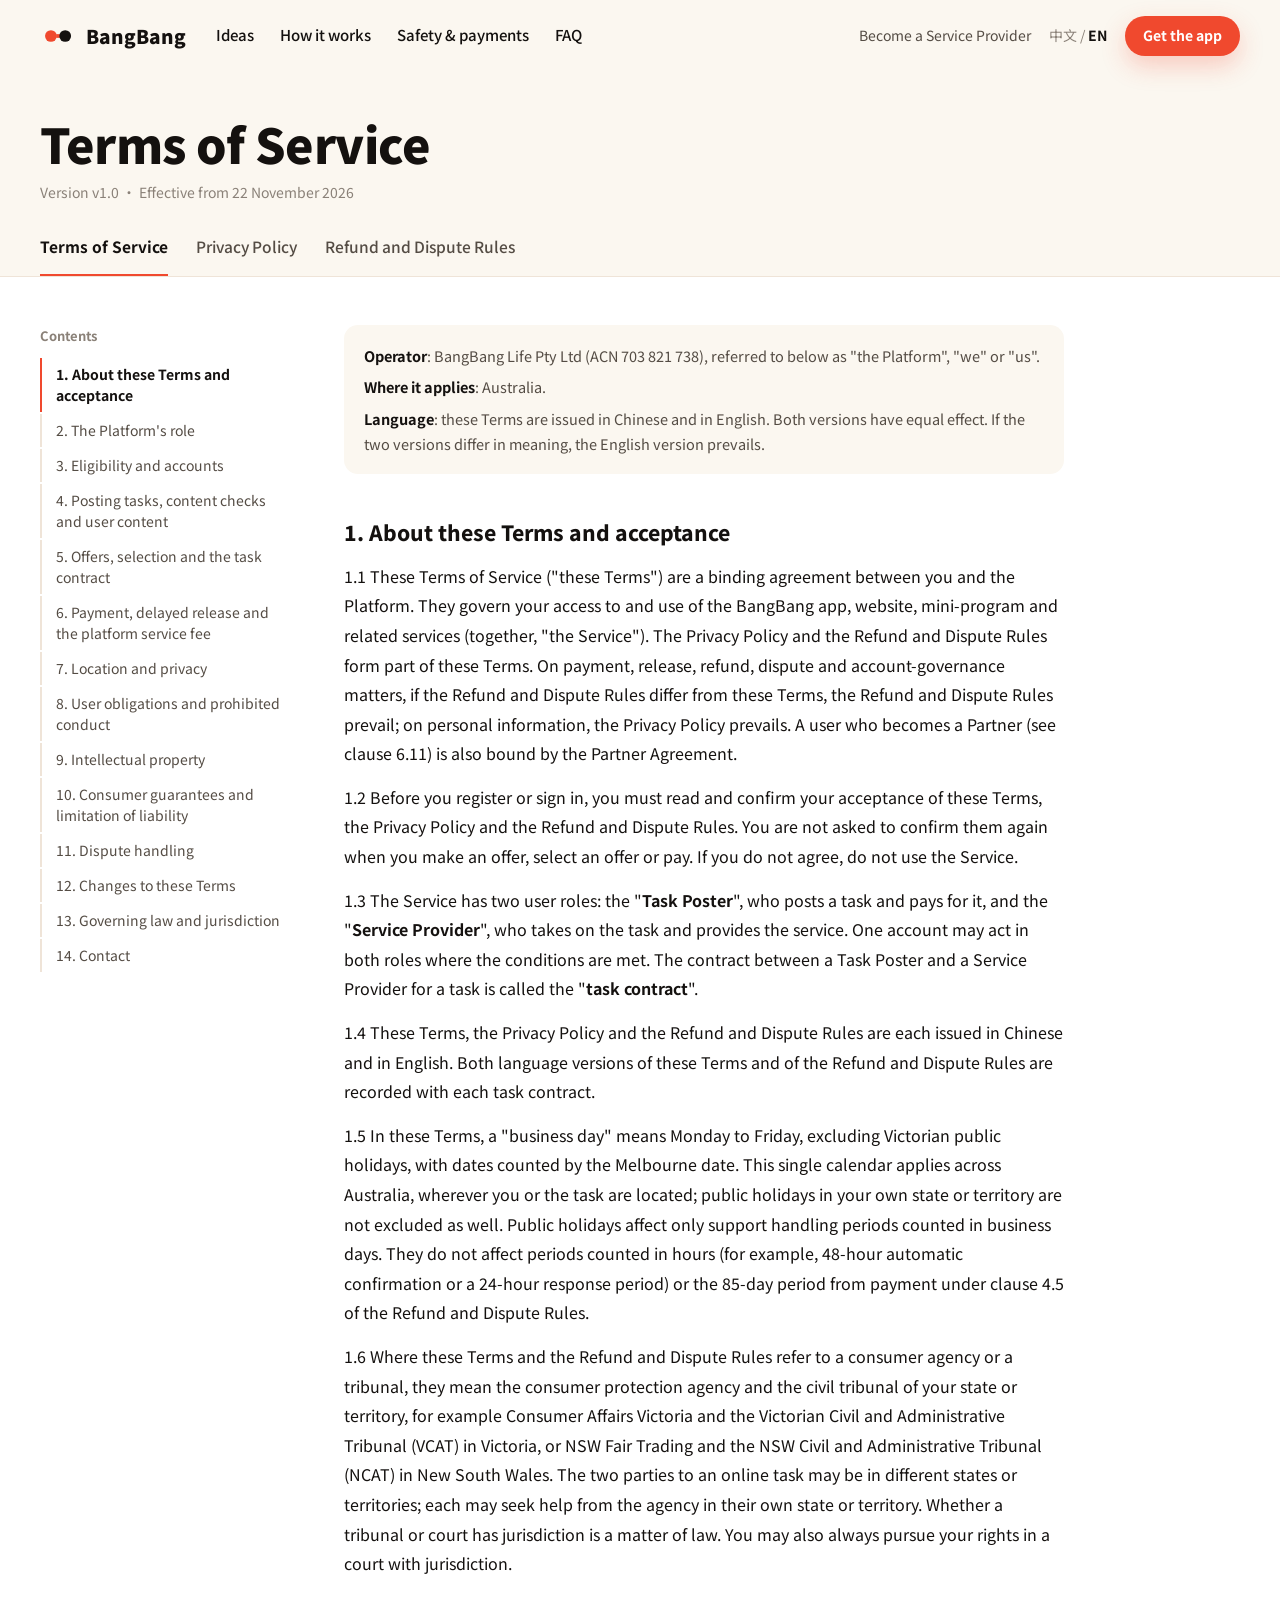
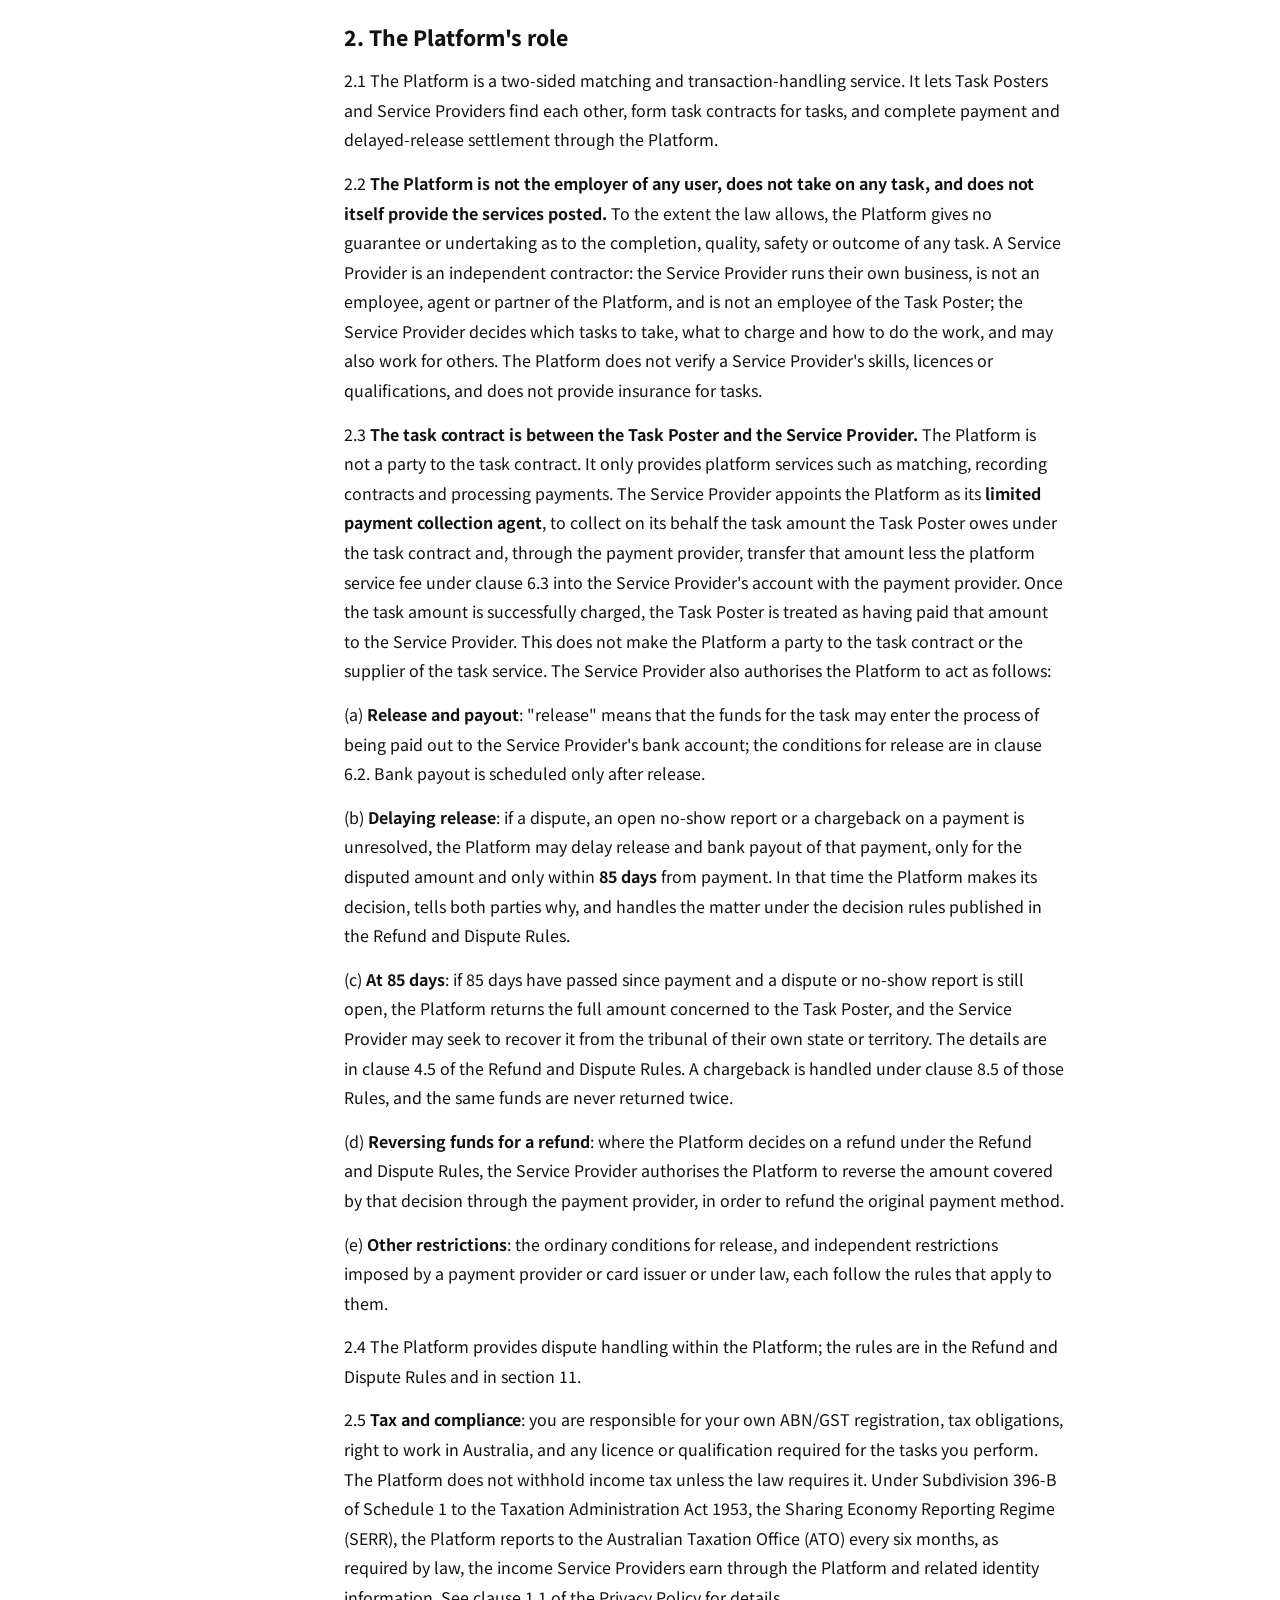
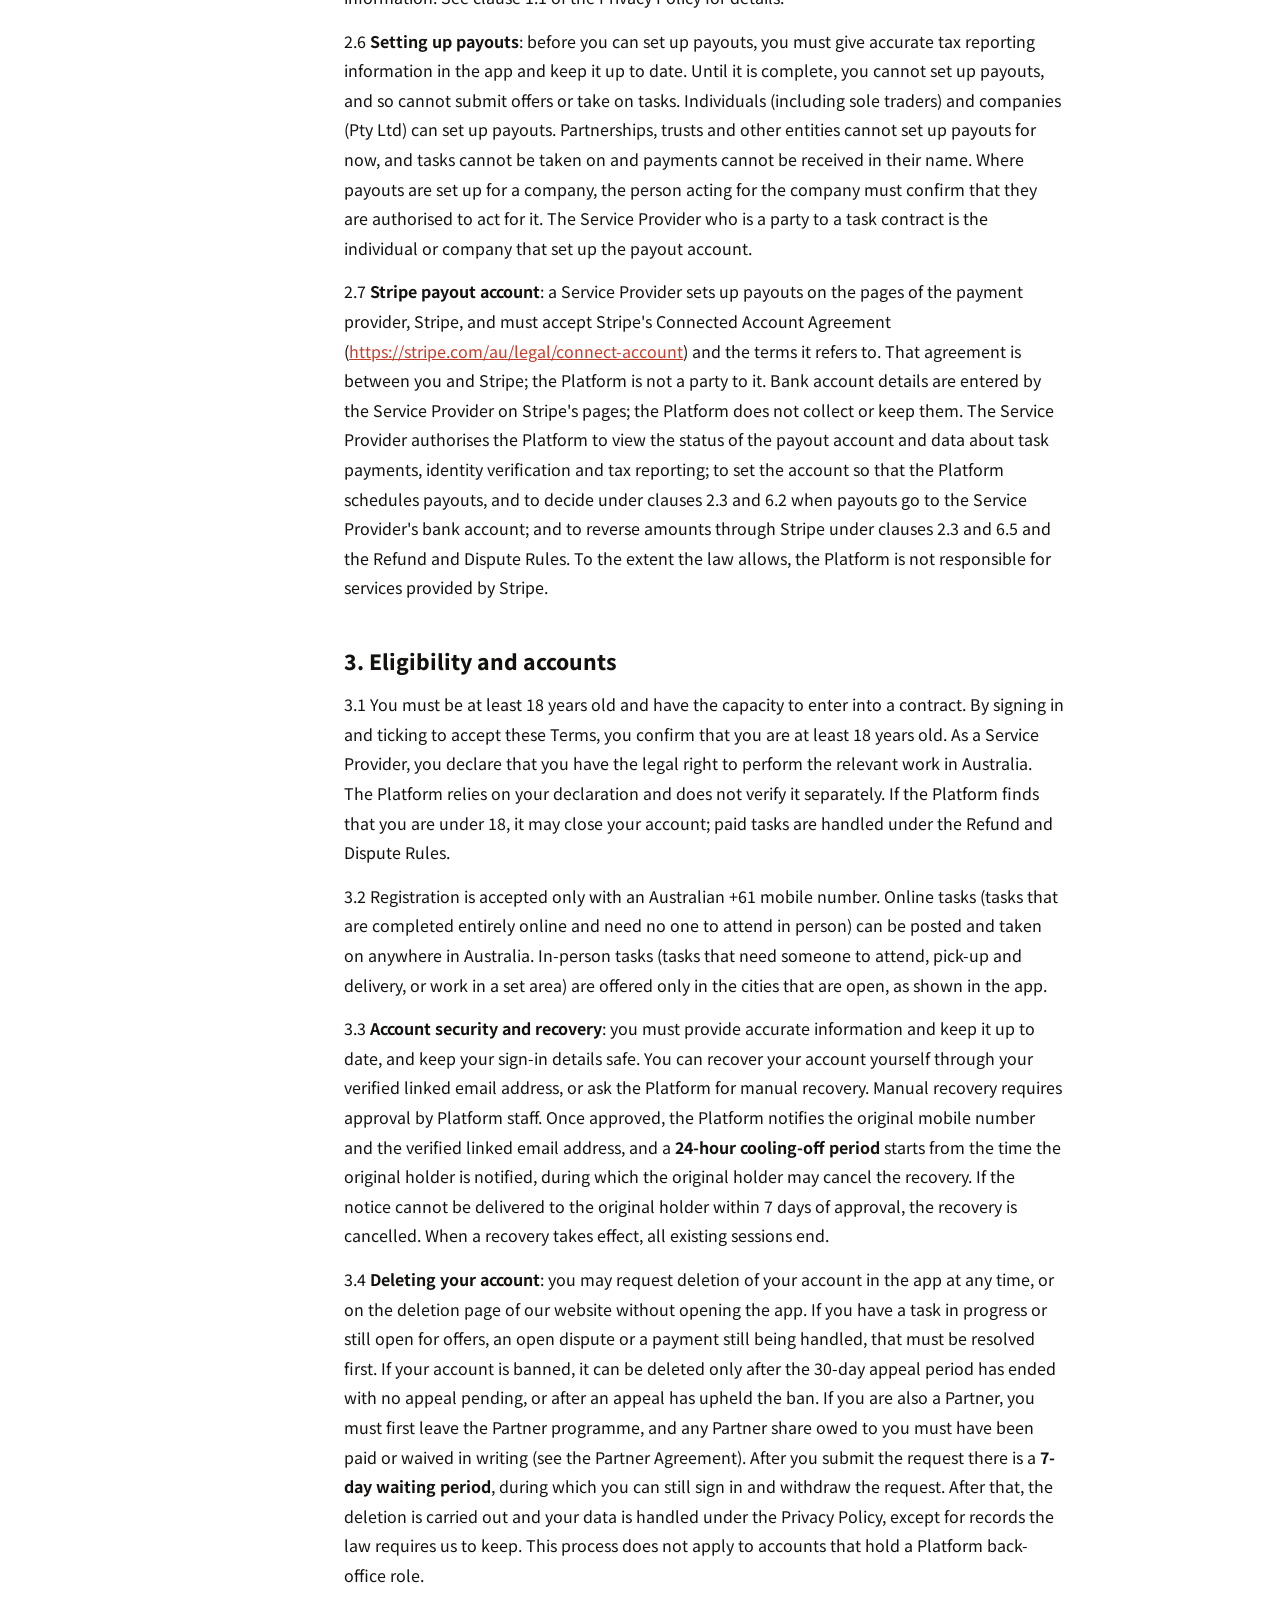
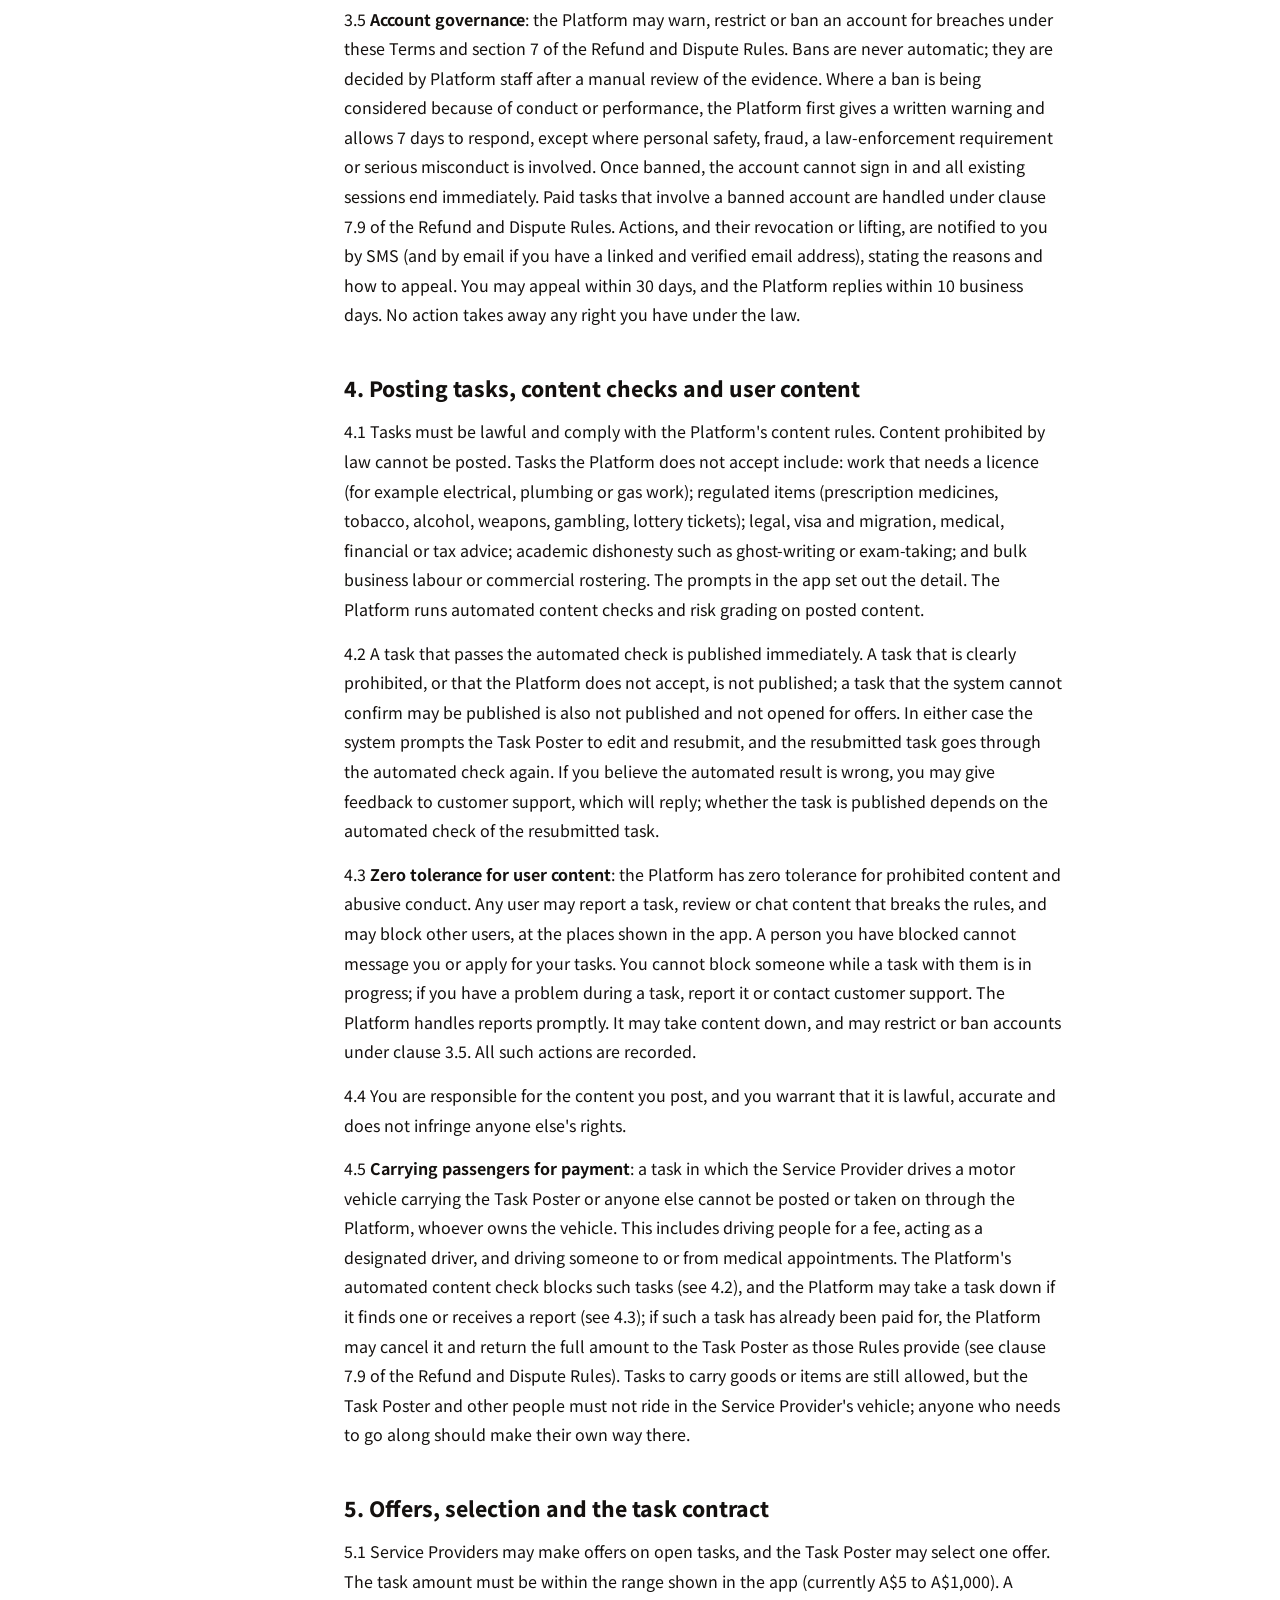
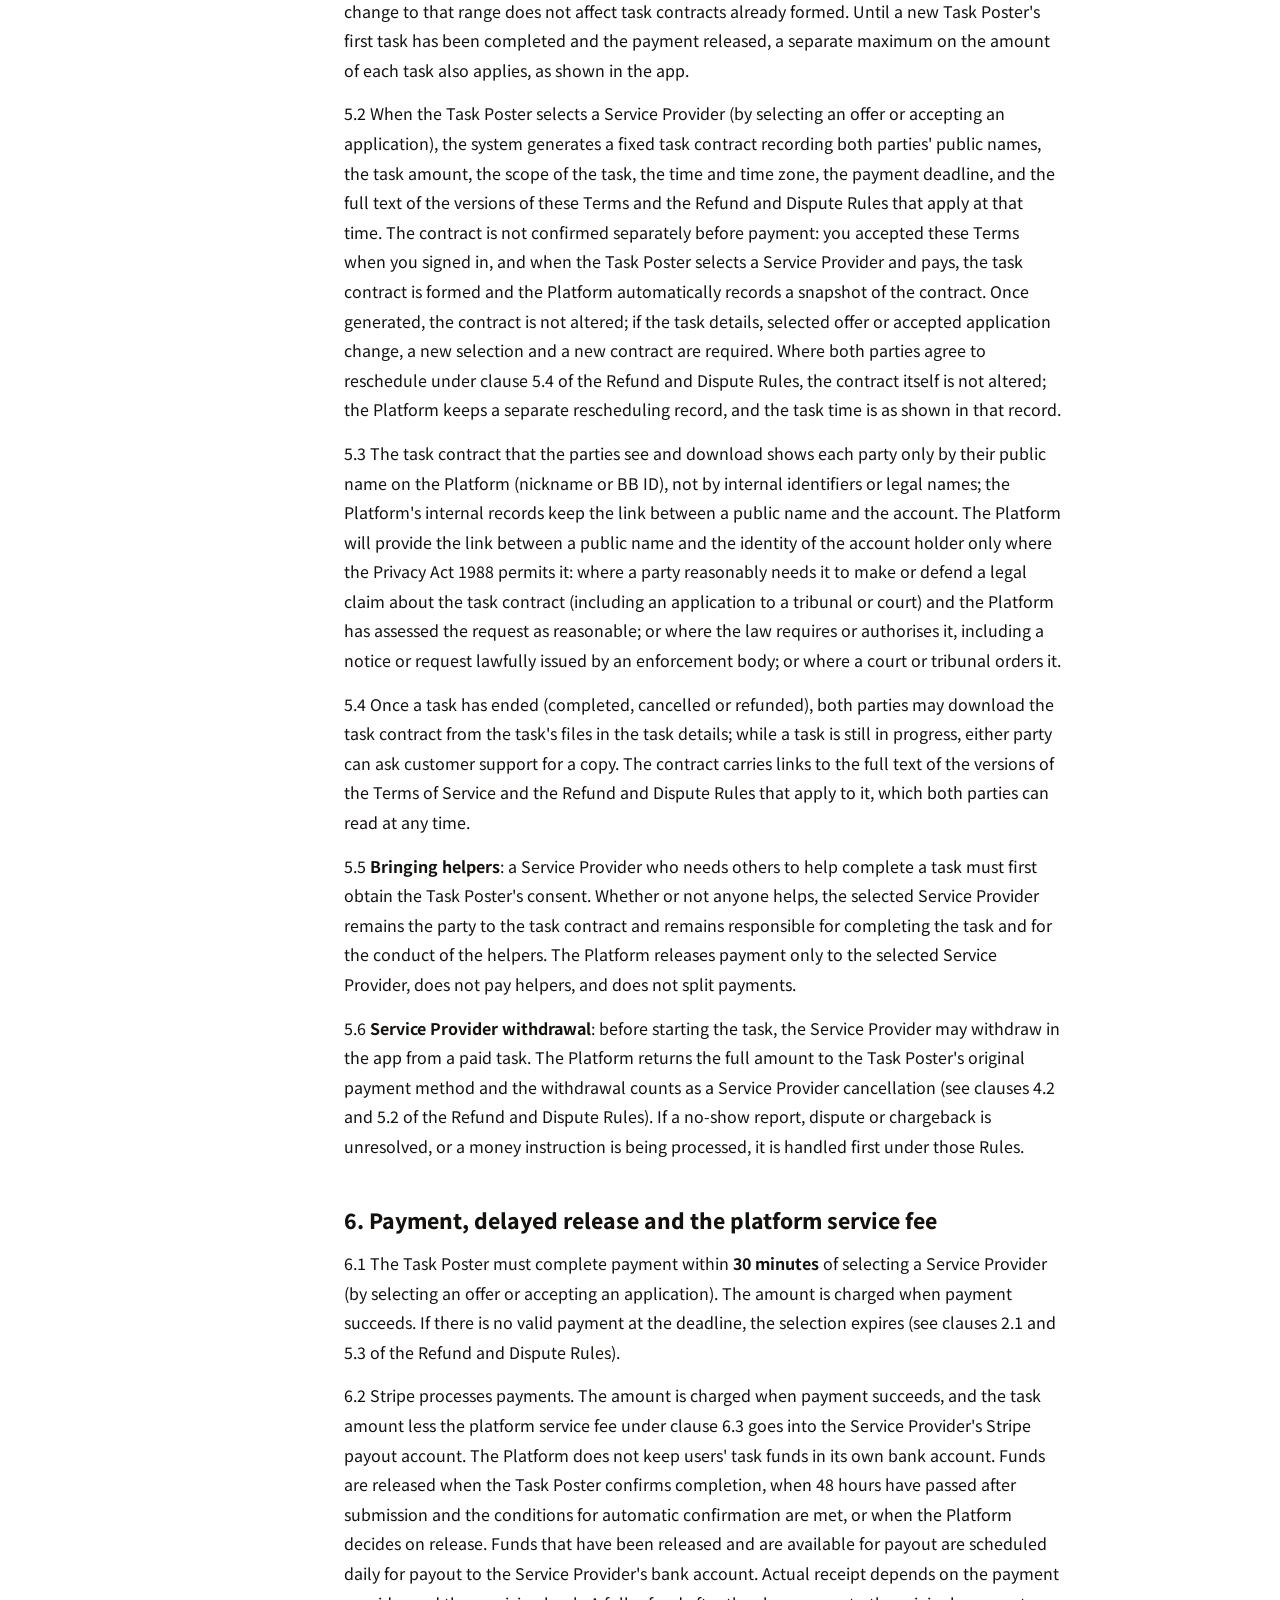
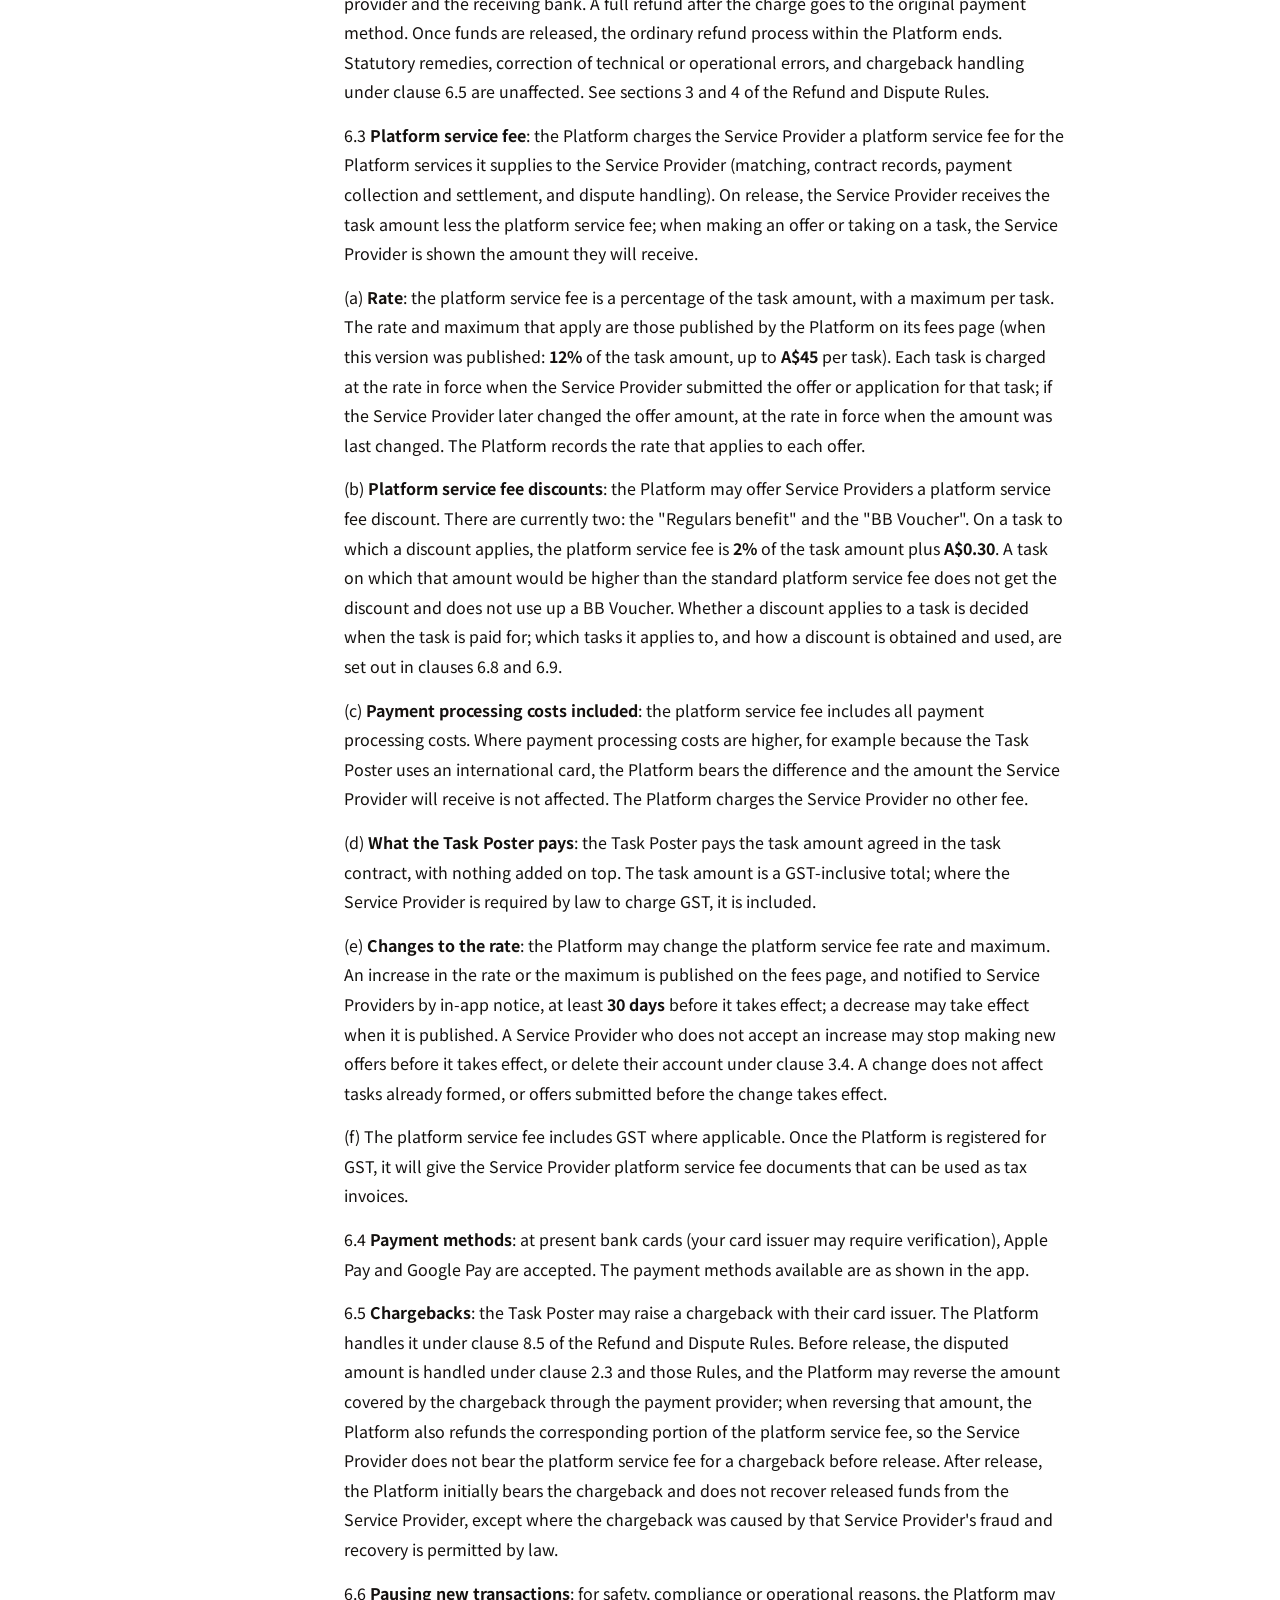
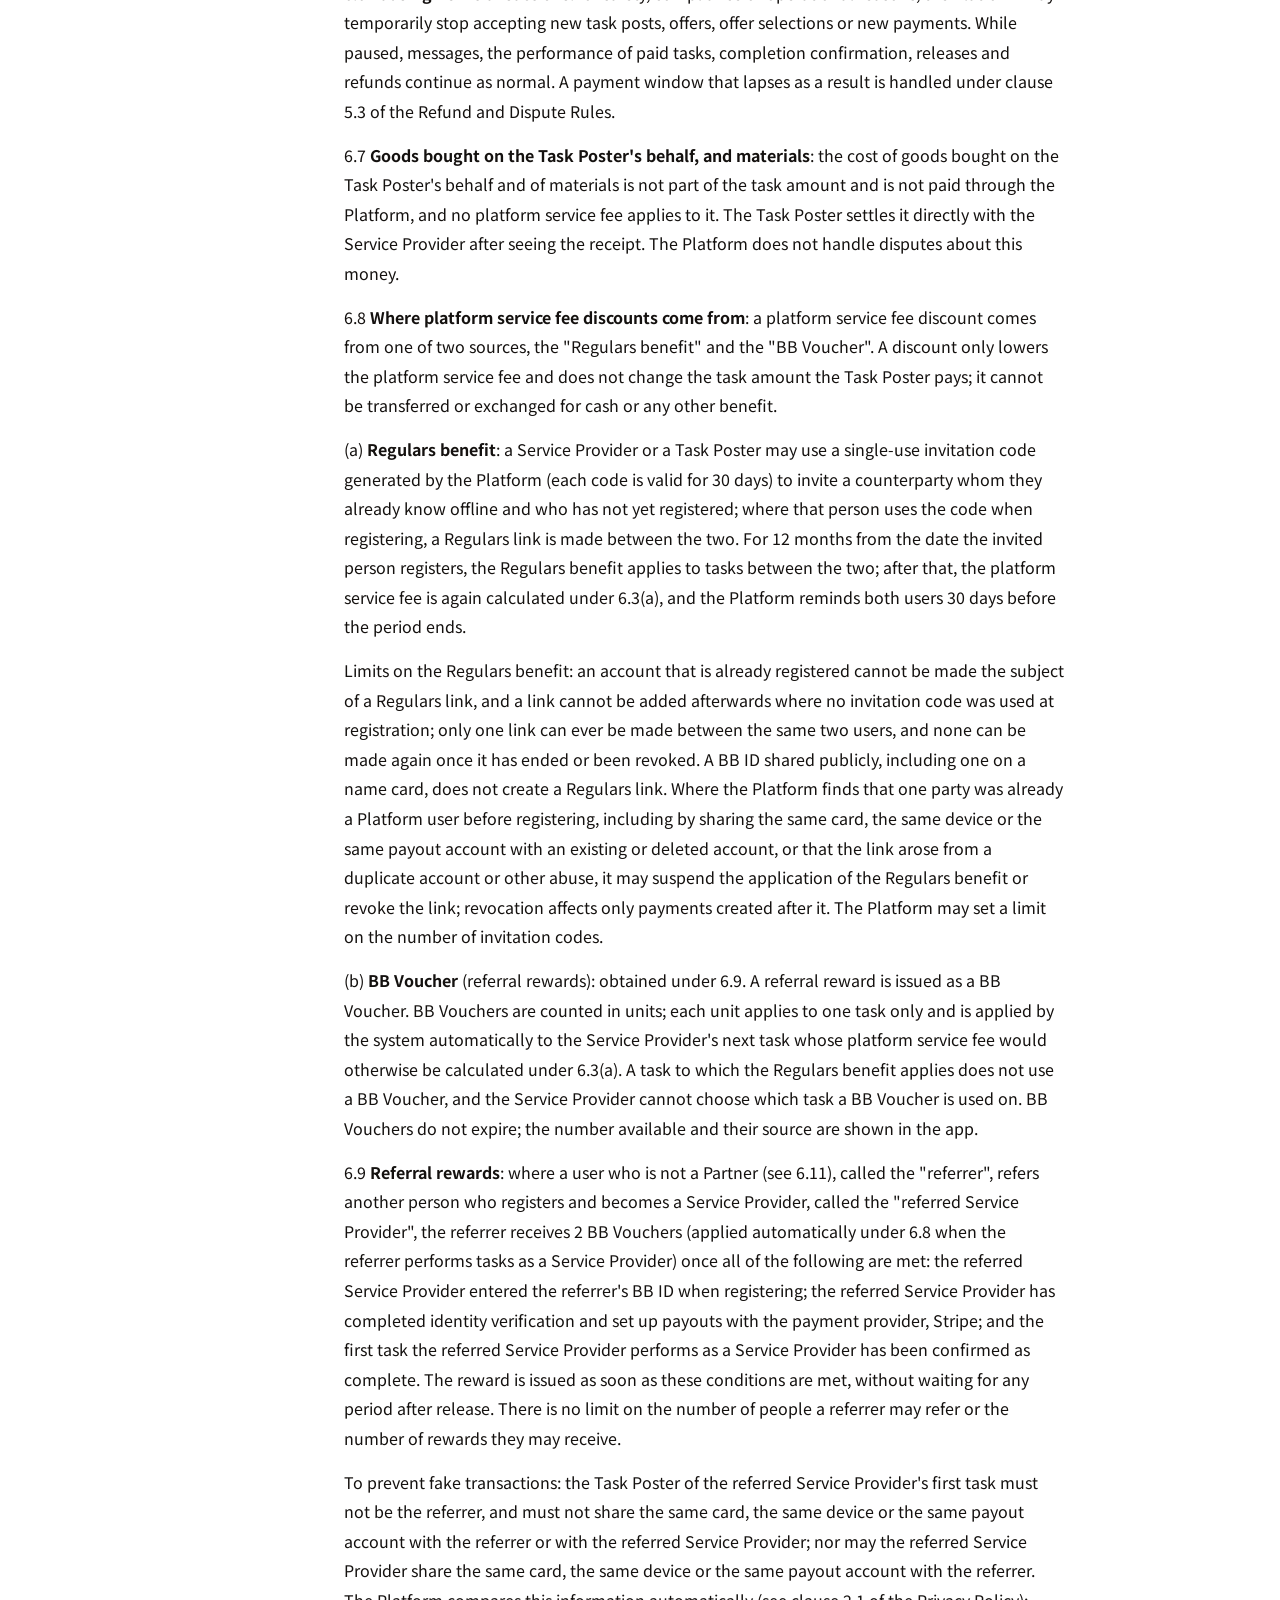
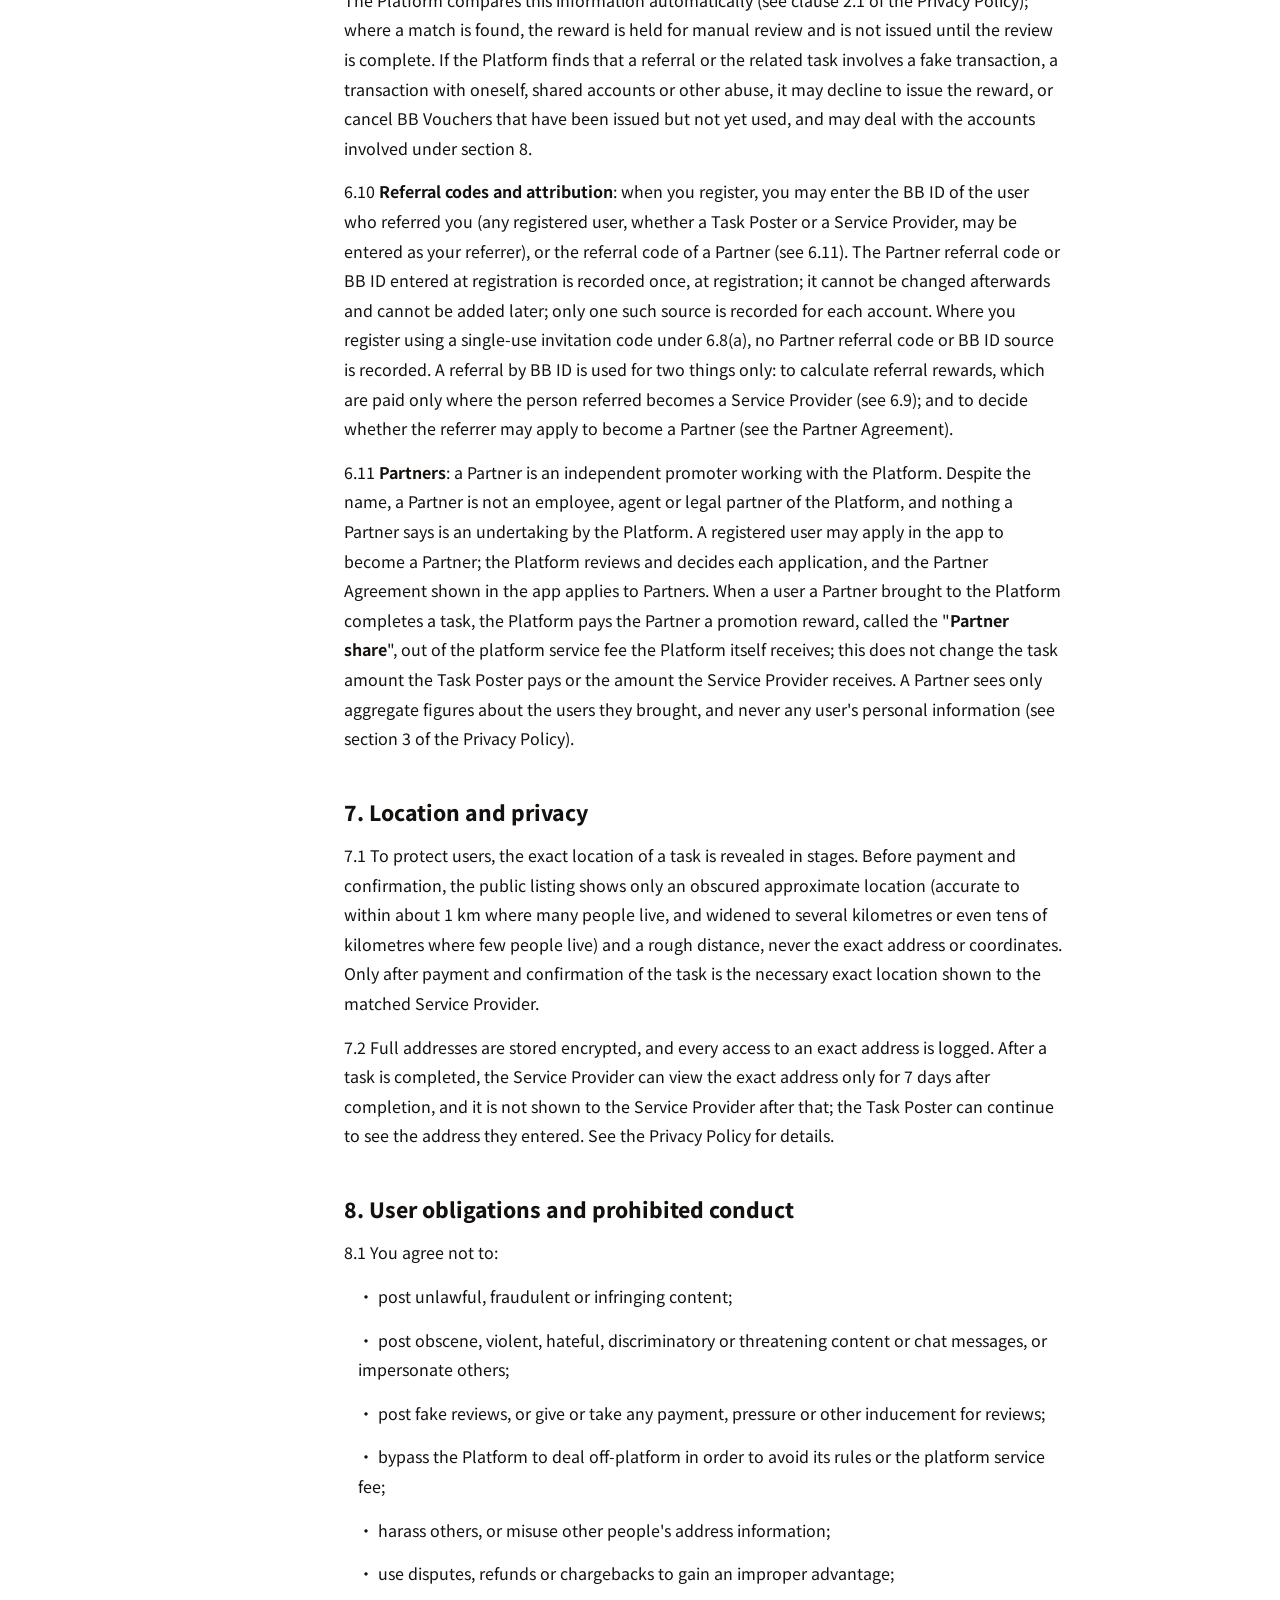
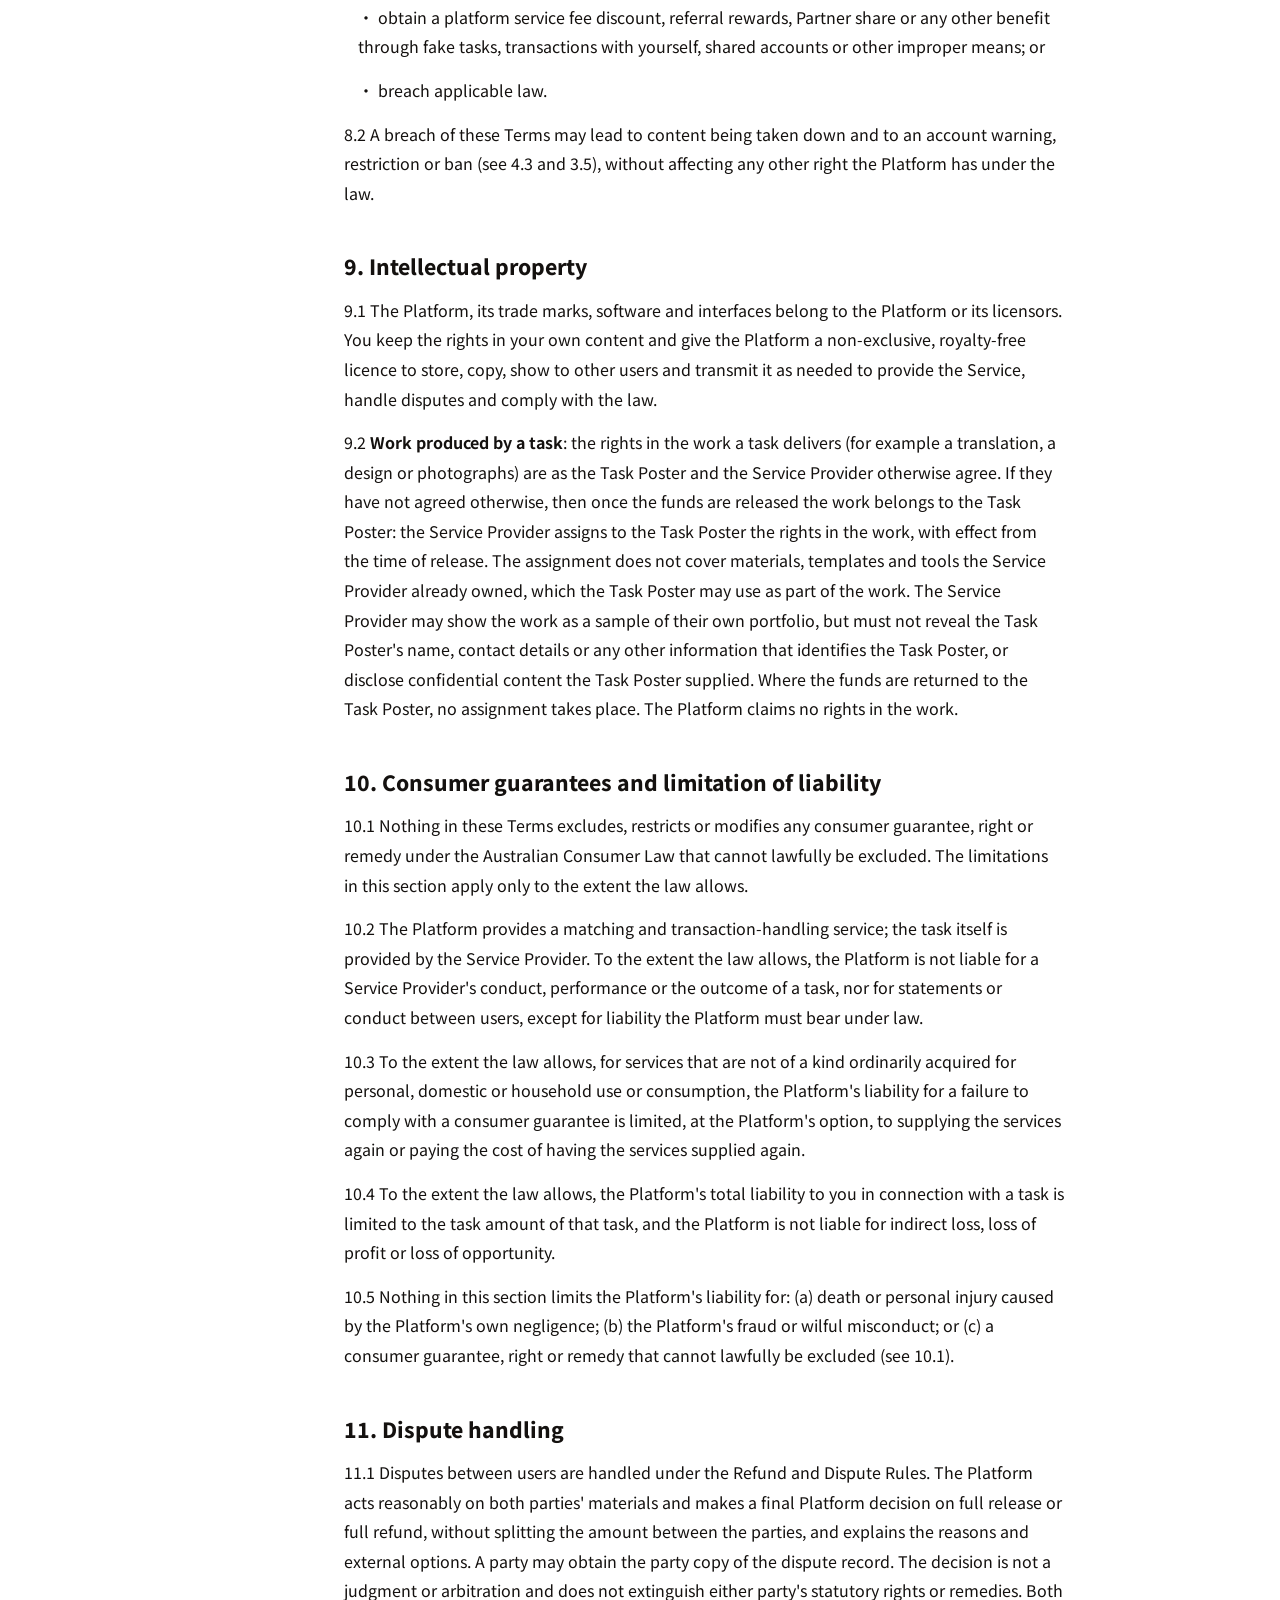
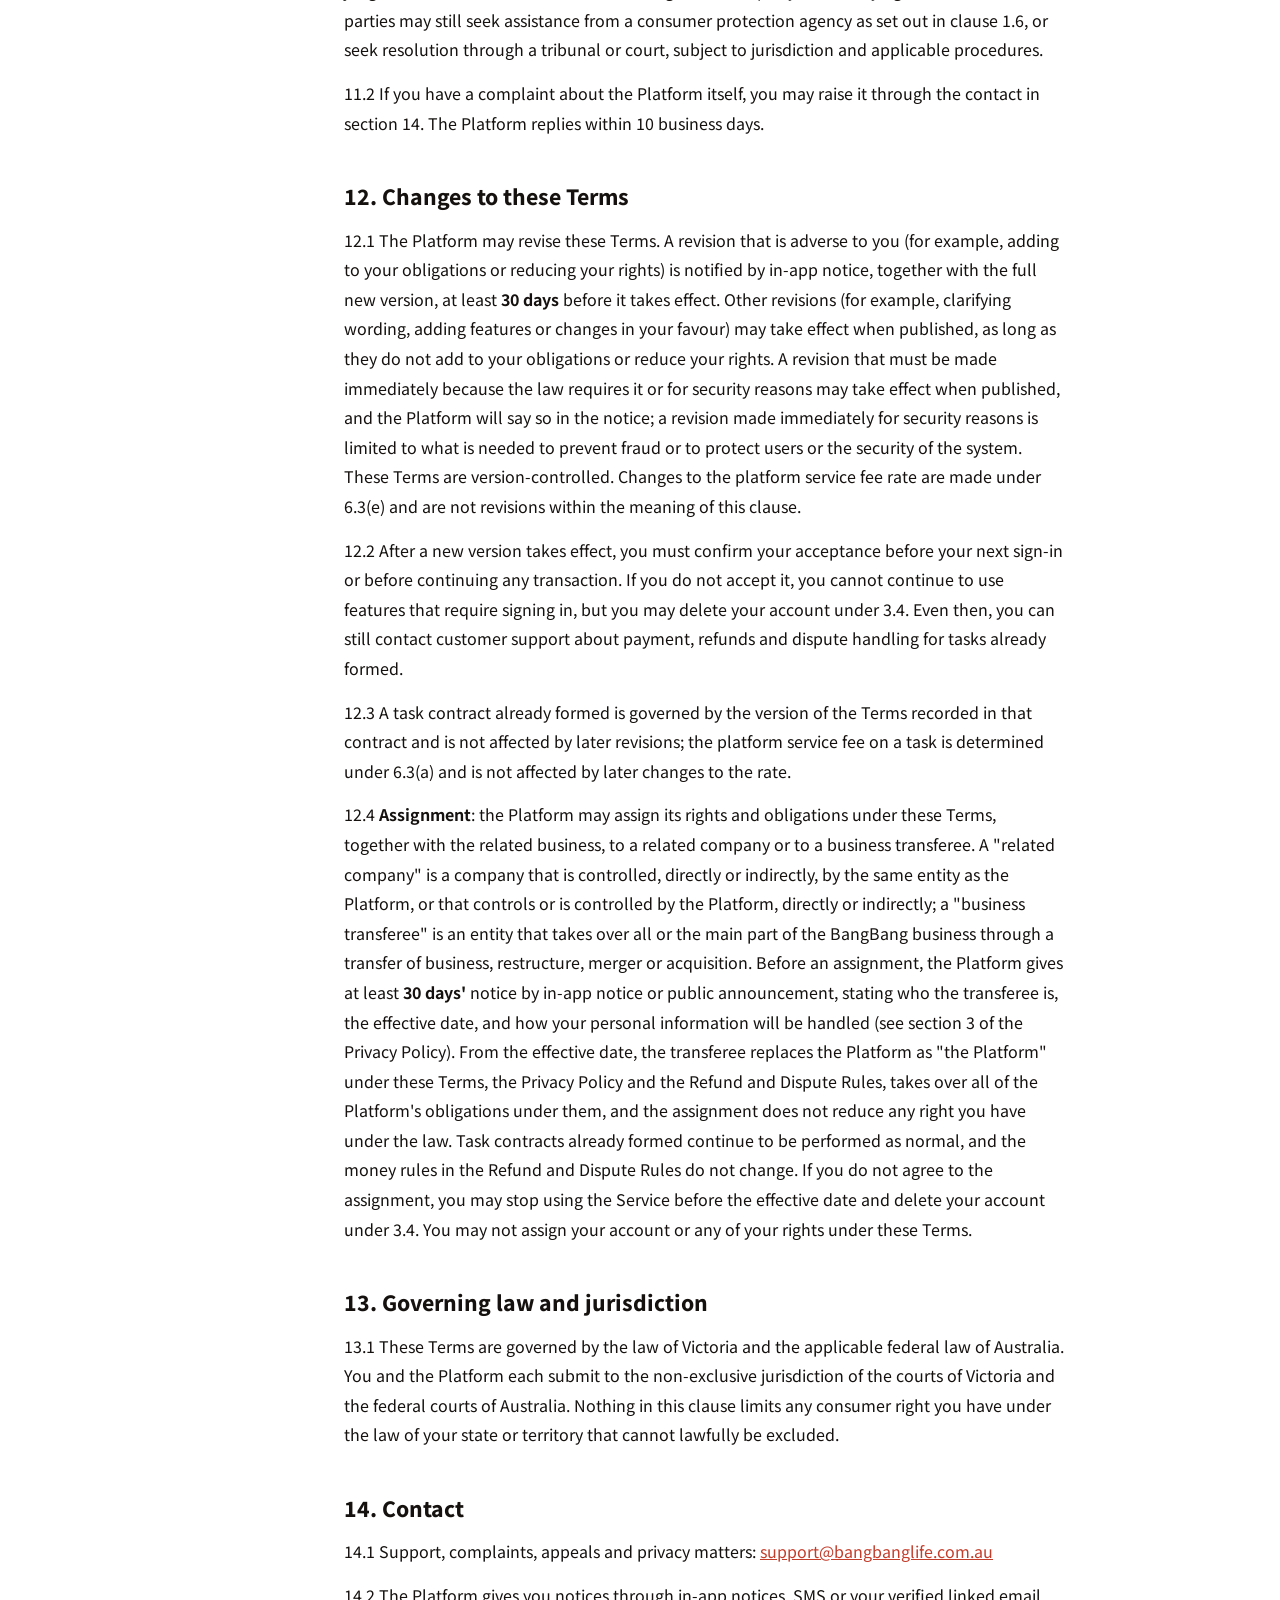
<file: en/legal/terms/index.html>
<!doctype html>
<html lang="en">
<head>
<meta charset="utf-8">
<meta name="viewport" content="width=device-width, initial-scale=1">
<title>Terms of Service (v1.0) · BangBang</title>
<meta name="description" content="BangBang Terms of Service, v1.0">
<meta name="theme-color" content="#fbf7f0">
<link rel="icon" href="/brand/BangBangAppIcon.svg" type="image/svg+xml">
<link rel="icon" href="/brand/icon-192.png" type="image/png" sizes="192x192">
<link rel="apple-touch-icon" href="/brand/apple-touch-icon.png">
<link rel="alternate" hreflang="zh-CN" href="https://www.bangbanglife.com.au/zh/legal/terms/">
<link rel="alternate" hreflang="en" href="https://www.bangbanglife.com.au/en/legal/terms/">
<link rel="alternate" hreflang="x-default" href="https://www.bangbanglife.com.au/legal/terms/">
<link rel="canonical" href="https://www.bangbanglife.com.au/en/legal/terms/">
<link rel="preconnect" href="https://fonts.googleapis.com">
<link rel="preconnect" href="https://fonts.gstatic.com" crossorigin>
<link rel="stylesheet" href="https://fonts.googleapis.com/css2?family=Noto+Sans+SC:wght@400;500;700;900&display=swap">
<meta property="og:type" content="website">
<meta property="og:site_name" content="BangBang">
<meta property="og:title" content="Terms of Service (v1.0) · BangBang">
<meta property="og:url" content="https://www.bangbanglife.com.au/en/legal/terms/">
<meta property="og:locale" content="en_AU">
<style>
:root{
  --ink:#14110f; --ink-2:#544c44; --ink-3:#8a8178;
  --white:#ffffff; --stage:#faeee7; --stage-2:#f4e1d6; --paper:#fbf7f0; --line:#efe4d8; --line-2:#f1d6cc;
  --coral:#f0492e; --coral-deep:#c43d2b; --coral-soft:#fff1ed;
  --night:#1a1614; --on-night:#f5efe8; --on-night-2:#a99d92;
  --f:"Noto Sans SC","PingFang SC","Hiragino Sans GB","Microsoft YaHei",system-ui,sans-serif;
  --nav-h:72px; --gut:clamp(16px,4vw,40px);
  color-scheme:light;
}
*{box-sizing:border-box}
html,body{overflow-x:clip}
body{margin:0;background:var(--white);color:var(--ink);font-family:var(--f);font-size:16px;line-height:1.65;-webkit-font-smoothing:antialiased}
img{display:block;max-width:100%}
a{color:inherit}
button{font-family:inherit}
:focus-visible{outline:2px solid var(--coral);outline-offset:3px;border-radius:8px}
.wrap{width:min(1200px,calc(100% - 2*var(--gut)));margin-inline:auto}
.sr{position:absolute;width:1px;height:1px;overflow:hidden;clip:rect(0 0 0 0);white-space:nowrap}
.btn{display:inline-flex;align-items:center;justify-content:center;gap:10px;height:50px;padding:0 24px;border-radius:999px;font-weight:700;font-size:15.5px;white-space:nowrap;cursor:pointer;border:0;text-decoration:none;transition:transform .2s,box-shadow .2s,background .2s}
.btn small{font-weight:500;font-size:12px;opacity:.8}
.btn-sm{height:40px;padding:0 18px;font-size:14px}
.btn-coral{background:var(--coral);color:#fff;box-shadow:0 10px 24px rgba(240,73,46,.25)}
.btn-coral:hover{background:var(--coral-deep)}
.btn-line{background:transparent;border:1.5px solid var(--ink);color:var(--ink)}
.nav{position:fixed;inset:0 0 auto;z-index:60;height:var(--nav-h);display:flex;align-items:center;background:rgba(250,238,231,.86);backdrop-filter:saturate(1.3) blur(14px);-webkit-backdrop-filter:saturate(1.3) blur(14px);border-bottom:1px solid transparent;transition:background .3s,border-color .3s}
.nav.sc{background:rgba(255,255,255,.9);border-bottom-color:var(--line)}
.nav .wrap{display:flex;align-items:center;gap:30px}
.brand{display:flex;align-items:center;gap:10px;font-weight:900;font-size:19px;white-space:nowrap;text-decoration:none;color:var(--ink)}
.brand svg{width:36px;height:36px;flex:none}
.logo-a{fill:var(--coral)} .logo-b{fill:var(--ink)}
.links{display:flex;gap:26px;font-size:15px;font-weight:500}
.links a{text-decoration:none}
.links a:hover{color:var(--coral)}
.nav-right{margin-left:auto;display:flex;align-items:center;gap:18px;font-size:14px}
.nav-right .sm a{text-decoration:none;color:var(--ink-2);margin-left:16px}
.nav-right .sm a:hover{color:var(--coral)}
.lang{color:var(--ink-3);white-space:nowrap} .lang b{color:var(--ink)}
.lang a{color:inherit;text-decoration:none} .lang a:hover{color:var(--coral)}
.menu-btn{display:none;width:42px;height:42px;border-radius:50%;border:1px solid var(--line);background:var(--white);color:var(--ink);cursor:pointer;place-items:center}
.menu-btn svg{width:20px;height:20px}
.drawer{position:fixed;inset:var(--nav-h) 0 auto;z-index:59;background:var(--white);border-bottom:1px solid var(--line);display:none;flex-direction:column;padding:8px var(--gut) 18px}
.drawer.open{display:flex}
.drawer a{padding:13px 0;border-bottom:1px solid var(--line);text-decoration:none;font-weight:500}
@media (max-width:1020px){.links,.nav-right .sm,.lang{display:none}.menu-btn{display:grid}}
details{border-bottom:1px solid var(--line);padding:4px 0}
summary{cursor:pointer;list-style:none;display:flex;align-items:center;justify-content:space-between;gap:16px;padding:18px 0;font-size:18px;font-weight:700}
summary::-webkit-details-marker{display:none}
summary::after{content:"";flex:none;width:12px;height:12px;border-right:2.5px solid var(--ink-3);border-bottom:2.5px solid var(--ink-3);transform:rotate(45deg) translate(-3px,-3px);transition:transform .3s}
details[open] summary::after{transform:rotate(225deg)}
details p{margin:0 0 20px;color:var(--ink-2);font-size:15.5px;line-height:1.85}
footer{background:var(--paper);color:var(--ink);padding:64px 0 40px;border-top:1px solid var(--line)}
.f-grid{display:grid;grid-template-columns:1.2fr .8fr .8fr 1fr 1.5fr;gap:28px}
footer .brand{color:var(--ink)}
.f-brand p{margin:14px 0 0;color:var(--ink-3);font-size:14px}
footer h4{margin:0 0 12px;font-size:14px;color:var(--ink-3);font-weight:700}
footer ul{list-style:none;margin:0;padding:0;display:grid;gap:8px;font-size:14px}
footer a{text-decoration:none}
footer a{color:var(--ink-2)}
footer a:hover{color:var(--coral-deep);text-decoration:underline}
.f-legal span{white-space:nowrap}
.f-k{display:block;color:var(--ink-3);font-size:13px}
.mail{display:block;white-space:nowrap}
.f-legal{display:flex;justify-content:flex-start;gap:6px 22px;flex-wrap:wrap;margin-top:48px;padding-top:22px;border-top:1px solid var(--line);font-size:12.5px;color:var(--ink-3)}
@media (max-width:900px){
  .f-grid{grid-template-columns:1fr 1fr}
  .f-brand,.f-contact{grid-column:1 / -1}
}
footer{padding-bottom:104px}
.totop{position:fixed;right:max(20px,env(safe-area-inset-right));bottom:max(20px,env(safe-area-inset-bottom));z-index:55;width:52px;height:52px;border-radius:50%;border:0;background:var(--ink);color:#fff;display:grid;place-items:center;cursor:pointer;box-shadow:0 12px 28px rgba(20,17,15,.22);opacity:0;visibility:hidden;transform:translateY(12px);transition:opacity .25s,transform .25s,visibility .25s,background .2s}
.totop.show{opacity:1;visibility:visible;transform:none}
.totop:hover{background:var(--coral)}
.totop:focus-visible{outline:3px solid var(--coral);outline-offset:3px}
.totop svg{width:22px;height:22px}
@media (max-width:900px){.totop{width:46px;height:46px;right:max(16px,env(safe-area-inset-right));bottom:max(16px,env(safe-area-inset-bottom))}}
@media (max-width:380px){
  .nav .wrap{gap:10px}
  .nav-right{gap:8px}
  .brand{gap:8px;font-size:17px}
  .brand svg{width:30px;height:30px}
  .nav .btn-sm{padding:0 12px;font-size:13.5px}
  .menu-btn{width:38px;height:38px}
}

/* ---------- 法律页（样稿 v2：页头和页尾同一种底色） ---------- */
body{background:var(--white)}
.nav,.nav.sc{background:rgba(251,247,240,.92)}
.lg-hero{background:var(--paper);border-bottom:1px solid var(--line);padding-top:var(--nav-h)}
.lg-hero .wrap{padding:44px 0 0}
.lg-hero h1{margin:0;font-weight:900;font-size:clamp(32px,4.2vw,48px);line-height:1.15;letter-spacing:-.01em}
.lg-ver{margin:10px 0 0;color:var(--ink-3);font-size:14px}
.lg-tabs{display:flex;gap:28px;margin-top:30px;overflow-x:auto;scrollbar-width:none}
.lg-tabs a{flex:none;margin-bottom:-1px;padding:0 0 14px;border-bottom:3px solid transparent;text-decoration:none;color:var(--ink-2);font-weight:500;font-size:15.5px}
.lg-tabs a[aria-current]{color:var(--ink);font-weight:700;border-bottom-color:var(--coral)}
.lg-tabs a:hover{color:var(--coral)}
.lg-main{display:grid;grid-template-columns:240px minmax(0,720px);gap:64px;padding:48px 0 96px}
.lg-toc{position:sticky;top:calc(var(--nav-h) + 28px);align-self:start;max-height:calc(100vh - var(--nav-h) - 56px);overflow:auto}
.lg-toc h2{margin:0 0 12px;font-size:13px;font-weight:700;color:var(--ink-3)}
.lg-toc ol{list-style:none;margin:0;padding:0;display:grid;gap:2px}
.lg-toc a{display:block;padding:6px 0 6px 14px;border-left:2px solid var(--line);text-decoration:none;color:var(--ink-2);font-size:14px;line-height:1.5}
.lg-toc a:hover{color:var(--coral)}
.lg-toc a.on{border-left-color:var(--coral);color:var(--ink);font-weight:700}
.lg-tocm{display:none}
.lg-body{font-size:16px;line-height:1.85;color:var(--ink);overflow-wrap:anywhere}
.lg-body p{margin:0 0 14px}
.lg-body h3{margin:44px 0 14px;font-size:21px;font-weight:800;line-height:1.4;scroll-margin-top:calc(var(--nav-h) + 20px)}
.lg-body h4{margin:28px 0 10px;font-size:17px;font-weight:700;line-height:1.5;scroll-margin-top:calc(var(--nav-h) + 20px)}
.lg-body [id]{scroll-margin-top:calc(var(--nav-h) + 20px)}
.lg-body hr{margin:36px 0 20px;border:0;border-top:1px solid var(--line)}
.lg-body em{color:var(--ink-3)}
.lg-body a{color:var(--coral-deep)}
.lg-body blockquote{margin:0 0 14px;padding:2px 0 2px 16px;border-left:3px solid var(--line-2);color:var(--ink-2)}
.lg-body .legal-list-item{padding-left:14px}
.lg-meta{padding:18px 20px;margin-bottom:8px;border-radius:14px;background:var(--paper);font-size:14.5px;line-height:1.75;color:var(--ink-2)}
.lg-meta p{margin:0 0 6px}
.lg-meta p:last-child{margin:0}
.lg-meta strong{color:var(--ink)}
@media (max-width:900px){
  .lg-hero .wrap{padding-top:28px}
  .lg-tabs{gap:22px;margin-top:22px}
  .lg-tabs a{font-size:15px}
  .lg-main{grid-template-columns:minmax(0,1fr);gap:0;padding:24px 0 72px}
  .lg-toc{display:none}
  .lg-tocm{display:block;margin:0 0 22px;padding:0;border:1px solid var(--line);border-radius:14px;background:var(--white)}
  .lg-tocm summary{padding:14px 18px 14px 16px;font-size:15px}
  .lg-tocm ol{list-style:none;margin:0;padding:0 16px 10px}
  .lg-tocm a{display:block;padding:10px 0;border-top:1px solid var(--line);text-decoration:none;color:var(--ink-2);font-size:14.5px}
  .lg-body{font-size:15.5px}
  .lg-body h3{margin:36px 0 12px;font-size:19px}
  .lg-meta{padding:14px 16px;font-size:14px}
}
</style>
</head>
<body><header class="nav" id="nav">
  <div class="wrap">
    <a class="brand" href="/en/#top" aria-label="BangBang home"><svg viewBox="0 0 100 100" aria-hidden="true"><rect class="logo-a" x="45" y="44.8" width="10.3" height="10.4"/><circle class="logo-a" cx="30.3" cy="50" r="16.3"/><circle class="logo-b" cx="70" cy="50" r="16.3"/></svg>BangBang</a>
    <nav class="links" aria-label="Main"><a href="/en/#world">Ideas</a><a href="/en/#how">How it works</a><a href="/en/#safety">Safety &amp; payments</a><a href="/en/#faq">FAQ</a></nav>
    <div class="nav-right">
      <span class="sm"><a href="/en/#provider">Become a Service Provider</a></span>
      <span class="lang"><a href="/zh/legal/terms/" lang="zh-CN">中文</a> / <b>EN</b></span>
      <a class="btn btn-sm btn-coral" href="/en/#top">Get the app</a>
      <button class="menu-btn" id="menuBtn" type="button" aria-label="Open menu" aria-expanded="false"><svg viewBox="0 0 24 24" aria-hidden="true"><path d="M4 7h16M4 12h16M4 17h16" stroke="currentColor" stroke-width="2" stroke-linecap="round"/></svg></button>
    </div>
  </div>
</header>
<nav class="drawer" id="drawer" aria-label="Menu"><a href="/en/#world">Ideas</a><a href="/en/#how">How it works</a><a href="/en/#safety">Safety &amp; payments</a><a href="/en/#faq">FAQ</a><a href="/en/#provider">Become a Service Provider</a><a href="/en/#top">Get the app</a><a href="/zh/legal/terms/" lang="zh-CN">中文</a></nav>
<main>
<section class="lg-hero"><div class="wrap">
<h1>Terms of Service</h1>
<p class="lg-ver">Version v1.0 · Effective from 22 November 2026</p>
<nav class="lg-tabs" aria-label="Legal documents"><a href="/en/legal/terms/" aria-current="page">Terms of Service</a><a href="/en/legal/privacy/">Privacy Policy</a><a href="/en/legal/refund/">Refund and Dispute Rules</a></nav>
</div></section>
<div class="wrap lg-main">
<aside class="lg-toc" aria-label="Contents"><h2>Contents</h2><ol><li><a href="#s1">1. About these Terms and acceptance</a></li><li><a href="#s2">2. The Platform's role</a></li><li><a href="#s3">3. Eligibility and accounts</a></li><li><a href="#s4">4. Posting tasks, content checks and user content</a></li><li><a href="#s5">5. Offers, selection and the task contract</a></li><li><a href="#s6">6. Payment, delayed release and the platform service fee</a></li><li><a href="#s7">7. Location and privacy</a></li><li><a href="#s8">8. User obligations and prohibited conduct</a></li><li><a href="#s9">9. Intellectual property</a></li><li><a href="#s10">10. Consumer guarantees and limitation of liability</a></li><li><a href="#s11">11. Dispute handling</a></li><li><a href="#s12">12. Changes to these Terms</a></li><li><a href="#s13">13. Governing law and jurisdiction</a></li><li><a href="#s14">14. Contact</a></li></ol></aside>
<div class="lg-col">
<details class="lg-tocm"><summary>Contents</summary><ol><li><a href="#s1">1. About these Terms and acceptance</a></li><li><a href="#s2">2. The Platform's role</a></li><li><a href="#s3">3. Eligibility and accounts</a></li><li><a href="#s4">4. Posting tasks, content checks and user content</a></li><li><a href="#s5">5. Offers, selection and the task contract</a></li><li><a href="#s6">6. Payment, delayed release and the platform service fee</a></li><li><a href="#s7">7. Location and privacy</a></li><li><a href="#s8">8. User obligations and prohibited conduct</a></li><li><a href="#s9">9. Intellectual property</a></li><li><a href="#s10">10. Consumer guarantees and limitation of liability</a></li><li><a href="#s11">11. Dispute handling</a></li><li><a href="#s12">12. Changes to these Terms</a></li><li><a href="#s13">13. Governing law and jurisdiction</a></li><li><a href="#s14">14. Contact</a></li></ol></details>

<article class="lg-body" lang="en" id="english"><div class="lg-meta"><p><span><strong>Operator</strong></span><span>: BangBang Life Pty Ltd (ACN 703 821 738), referred to below as &quot;the Platform&quot;, &quot;we&quot; or &quot;us&quot;.</span></p><p><span><strong>Where it applies</strong></span><span>: Australia.</span></p><p><span><strong>Language</strong></span><span>: these Terms are issued in Chinese and in English. Both versions have equal effect. If the two versions differ in meaning, the English version prevails.</span></p></div><h3 id="s1"><span>1. About these Terms and acceptance</span></h3><p id="s1-1"><span>1.1 These Terms of Service (&quot;these Terms&quot;) are a binding agreement between you and the Platform. They govern your access to and use of the BangBang app, website, mini-program and related services (together, &quot;the Service&quot;). The Privacy Policy and the Refund and Dispute Rules form part of these Terms. On payment, release, refund, dispute and account-governance matters, if the Refund and Dispute Rules differ from these Terms, the Refund and Dispute Rules prevail; on personal information, the Privacy Policy prevails. A user who becomes a Partner (see clause 6.11) is also bound by the Partner Agreement.</span></p><p id="s1-2"><span>1.2 Before you register or sign in, you must read and confirm your acceptance of these Terms, the Privacy Policy and the Refund and Dispute Rules. You are not asked to confirm them again when you make an offer, select an offer or pay. If you do not agree, do not use the Service.</span></p><p id="s1-3"><span>1.3 The Service has two user roles: the &quot;</span><span><strong>Task Poster</strong></span><span>&quot;, who posts a task and pays for it, and the &quot;</span><span><strong>Service Provider</strong></span><span>&quot;, who takes on the task and provides the service. One account may act in both roles where the conditions are met. The contract between a Task Poster and a Service Provider for a task is called the &quot;</span><span><strong>task contract</strong></span><span>&quot;.</span></p><p id="s1-4"><span>1.4 These Terms, the Privacy Policy and the Refund and Dispute Rules are each issued in Chinese and in English. Both language versions of these Terms and of the Refund and Dispute Rules are recorded with each task contract.</span></p><p id="s1-5"><span>1.5 In these Terms, a &quot;business day&quot; means Monday to Friday, excluding Victorian public holidays, with dates counted by the Melbourne date. This single calendar applies across Australia, wherever you or the task are located; public holidays in your own state or territory are not excluded as well. Public holidays affect only support handling periods counted in business days. They do not affect periods counted in hours (for example, 48-hour automatic confirmation or a 24-hour response period) or the 85-day period from payment under clause 4.5 of the Refund and Dispute Rules.</span></p><p id="s1-6"><span>1.6 Where these Terms and the Refund and Dispute Rules refer to a consumer agency or a tribunal, they mean the consumer protection agency and the civil tribunal of your state or territory, for example Consumer Affairs Victoria and the Victorian Civil and Administrative Tribunal (VCAT) in Victoria, or NSW Fair Trading and the NSW Civil and Administrative Tribunal (NCAT) in New South Wales. The two parties to an online task may be in different states or territories; each may seek help from the agency in their own state or territory. Whether a tribunal or court has jurisdiction is a matter of law. You may also always pursue your rights in a court with jurisdiction.</span></p><h3 id="s2"><span>2. The Platform&#x27;s role</span></h3><p id="s2-1"><span>2.1 The Platform is a two-sided matching and transaction-handling service. It lets Task Posters and Service Providers find each other, form task contracts for tasks, and complete payment and delayed-release settlement through the Platform.</span></p><p id="s2-2"><span>2.2 </span><span><strong>The Platform is not the employer of any user, does not take on any task, and does not itself provide the services posted.</strong></span><span> To the extent the law allows, the Platform gives no guarantee or undertaking as to the completion, quality, safety or outcome of any task. A Service Provider is an independent contractor: the Service Provider runs their own business, is not an employee, agent or partner of the Platform, and is not an employee of the Task Poster; the Service Provider decides which tasks to take, what to charge and how to do the work, and may also work for others. The Platform does not verify a Service Provider&#x27;s skills, licences or qualifications, and does not provide insurance for tasks.</span></p><p id="s2-3"><span>2.3 </span><span><strong>The task contract is between the Task Poster and the Service Provider.</strong></span><span> The Platform is not a party to the task contract. It only provides platform services such as matching, recording contracts and processing payments. The Service Provider appoints the Platform as its </span><span><strong>limited payment collection agent</strong></span><span>, to collect on its behalf the task amount the Task Poster owes under the task contract and, through the payment provider, transfer that amount less the platform service fee under clause 6.3 into the Service Provider&#x27;s account with the payment provider. Once the task amount is successfully charged, the Task Poster is treated as having paid that amount to the Service Provider. This does not make the Platform a party to the task contract or the supplier of the task service. The Service Provider also authorises the Platform to act as follows:</span></p><p><span>(a) </span><span><strong>Release and payout</strong></span><span>: &quot;release&quot; means that the funds for the task may enter the process of being paid out to the Service Provider&#x27;s bank account; the conditions for release are in clause 6.2. Bank payout is scheduled only after release.</span></p><p><span>(b) </span><span><strong>Delaying release</strong></span><span>: if a dispute, an open no-show report or a chargeback on a payment is unresolved, the Platform may delay release and bank payout of that payment, only for the disputed amount and only within </span><span><strong>85 days</strong></span><span> from payment. In that time the Platform makes its decision, tells both parties why, and handles the matter under the decision rules published in the Refund and Dispute Rules.</span></p><p><span>(c) </span><span><strong>At 85 days</strong></span><span>: if 85 days have passed since payment and a dispute or no-show report is still open, the Platform returns the full amount concerned to the Task Poster, and the Service Provider may seek to recover it from the tribunal of their own state or territory. The details are in clause 4.5 of the Refund and Dispute Rules. A chargeback is handled under clause 8.5 of those Rules, and the same funds are never returned twice.</span></p><p><span>(d) </span><span><strong>Reversing funds for a refund</strong></span><span>: where the Platform decides on a refund under the Refund and Dispute Rules, the Service Provider authorises the Platform to reverse the amount covered by that decision through the payment provider, in order to refund the original payment method.</span></p><p><span>(e) </span><span><strong>Other restrictions</strong></span><span>: the ordinary conditions for release, and independent restrictions imposed by a payment provider or card issuer or under law, each follow the rules that apply to them.</span></p><p id="s2-4"><span>2.4 The Platform provides dispute handling within the Platform; the rules are in the Refund and Dispute Rules and in section 11.</span></p><p id="s2-5"><span>2.5 </span><span><strong>Tax and compliance</strong></span><span>: you are responsible for your own ABN/GST registration, tax obligations, right to work in Australia, and any licence or qualification required for the tasks you perform. The Platform does not withhold income tax unless the law requires it. Under Subdivision 396-B of Schedule 1 to the Taxation Administration Act 1953, the Sharing Economy Reporting Regime (SERR), the Platform reports to the Australian Taxation Office (ATO) every six months, as required by law, the income Service Providers earn through the Platform and related identity information. See clause 1.1 of the Privacy Policy for details.</span></p><p id="s2-6"><span>2.6 </span><span><strong>Setting up payouts</strong></span><span>: before you can set up payouts, you must give accurate tax reporting information in the app and keep it up to date. Until it is complete, you cannot set up payouts, and so cannot submit offers or take on tasks. Individuals (including sole traders) and companies (Pty Ltd) can set up payouts. Partnerships, trusts and other entities cannot set up payouts for now, and tasks cannot be taken on and payments cannot be received in their name. Where payouts are set up for a company, the person acting for the company must confirm that they are authorised to act for it. The Service Provider who is a party to a task contract is the individual or company that set up the payout account.</span></p><p id="s2-7"><span>2.7 </span><span><strong>Stripe payout account</strong></span><span>: a Service Provider sets up payouts on the pages of the payment provider, Stripe, and must accept Stripe&#x27;s Connected Account Agreement (<a href="https://stripe.com/au/legal/connect-account" rel="noopener noreferrer">https://stripe.com/au/legal/connect-account</a>) and the terms it refers to. That agreement is between you and Stripe; the Platform is not a party to it. Bank account details are entered by the Service Provider on Stripe&#x27;s pages; the Platform does not collect or keep them. The Service Provider authorises the Platform to view the status of the payout account and data about task payments, identity verification and tax reporting; to set the account so that the Platform schedules payouts, and to decide under clauses 2.3 and 6.2 when payouts go to the Service Provider&#x27;s bank account; and to reverse amounts through Stripe under clauses 2.3 and 6.5 and the Refund and Dispute Rules. To the extent the law allows, the Platform is not responsible for services provided by Stripe.</span></p><h3 id="s3"><span>3. Eligibility and accounts</span></h3><p id="s3-1"><span>3.1 You must be at least 18 years old and have the capacity to enter into a contract. By signing in and ticking to accept these Terms, you confirm that you are at least 18 years old. As a Service Provider, you declare that you have the legal right to perform the relevant work in Australia. The Platform relies on your declaration and does not verify it separately. If the Platform finds that you are under 18, it may close your account; paid tasks are handled under the Refund and Dispute Rules.</span></p><p id="s3-2"><span>3.2 Registration is accepted only with an Australian +61 mobile number. Online tasks (tasks that are completed entirely online and need no one to attend in person) can be posted and taken on anywhere in Australia. In-person tasks (tasks that need someone to attend, pick-up and delivery, or work in a set area) are offered only in the cities that are open, as shown in the app.</span></p><p id="s3-3"><span>3.3 </span><span><strong>Account security and recovery</strong></span><span>: you must provide accurate information and keep it up to date, and keep your sign-in details safe. You can recover your account yourself through your verified linked email address, or ask the Platform for manual recovery. Manual recovery requires approval by Platform staff. Once approved, the Platform notifies the original mobile number and the verified linked email address, and a </span><span><strong>24-hour cooling-off period</strong></span><span> starts from the time the original holder is notified, during which the original holder may cancel the recovery. If the notice cannot be delivered to the original holder within 7 days of approval, the recovery is cancelled. When a recovery takes effect, all existing sessions end.</span></p><p id="s3-4"><span>3.4 </span><span><strong>Deleting your account</strong></span><span>: you may request deletion of your account in the app at any time, or on the deletion page of our website without opening the app. If you have a task in progress or still open for offers, an open dispute or a payment still being handled, that must be resolved first. If your account is banned, it can be deleted only after the 30-day appeal period has ended with no appeal pending, or after an appeal has upheld the ban. If you are also a Partner, you must first leave the Partner programme, and any Partner share owed to you must have been paid or waived in writing (see the Partner Agreement). After you submit the request there is a </span><span><strong>7-day waiting period</strong></span><span>, during which you can still sign in and withdraw the request. After that, the deletion is carried out and your data is handled under the Privacy Policy, except for records the law requires us to keep. This process does not apply to accounts that hold a Platform back-office role.</span></p><p id="s3-5"><span>3.5 </span><span><strong>Account governance</strong></span><span>: the Platform may warn, restrict or ban an account for breaches under these Terms and section 7 of the Refund and Dispute Rules. Bans are never automatic; they are decided by Platform staff after a manual review of the evidence. Where a ban is being considered because of conduct or performance, the Platform first gives a written warning and allows 7 days to respond, except where personal safety, fraud, a law-enforcement requirement or serious misconduct is involved. Once banned, the account cannot sign in and all existing sessions end immediately. Paid tasks that involve a banned account are handled under clause 7.9 of the Refund and Dispute Rules. Actions, and their revocation or lifting, are notified to you by SMS (and by email if you have a linked and verified email address), stating the reasons and how to appeal. You may appeal within 30 days, and the Platform replies within 10 business days. No action takes away any right you have under the law.</span></p><h3 id="s4"><span>4. Posting tasks, content checks and user content</span></h3><p id="s4-1"><span>4.1 Tasks must be lawful and comply with the Platform&#x27;s content rules. Content prohibited by law cannot be posted. Tasks the Platform does not accept include: work that needs a licence (for example electrical, plumbing or gas work); regulated items (prescription medicines, tobacco, alcohol, weapons, gambling, lottery tickets); legal, visa and migration, medical, financial or tax advice; academic dishonesty such as ghost-writing or exam-taking; and bulk business labour or commercial rostering. The prompts in the app set out the detail. The Platform runs automated content checks and risk grading on posted content.</span></p><p id="s4-2"><span>4.2 A task that passes the automated check is published immediately. A task that is clearly prohibited, or that the Platform does not accept, is not published; a task that the system cannot confirm may be published is also not published and not opened for offers. In either case the system prompts the Task Poster to edit and resubmit, and the resubmitted task goes through the automated check again. If you believe the automated result is wrong, you may give feedback to customer support, which will reply; whether the task is published depends on the automated check of the resubmitted task.</span></p><p id="s4-3"><span>4.3 </span><span><strong>Zero tolerance for user content</strong></span><span>: the Platform has zero tolerance for prohibited content and abusive conduct. Any user may report a task, review or chat content that breaks the rules, and may block other users, at the places shown in the app. A person you have blocked cannot message you or apply for your tasks. You cannot block someone while a task with them is in progress; if you have a problem during a task, report it or contact customer support. The Platform handles reports promptly. It may take content down, and may restrict or ban accounts under clause 3.5. All such actions are recorded.</span></p><p id="s4-4"><span>4.4 You are responsible for the content you post, and you warrant that it is lawful, accurate and does not infringe anyone else&#x27;s rights.</span></p><p id="s4-5"><span>4.5 </span><span><strong>Carrying passengers for payment</strong></span><span>: a task in which the Service Provider drives a motor vehicle carrying the Task Poster or anyone else cannot be posted or taken on through the Platform, whoever owns the vehicle. This includes driving people for a fee, acting as a designated driver, and driving someone to or from medical appointments. The Platform&#x27;s automated content check blocks such tasks (see 4.2), and the Platform may take a task down if it finds one or receives a report (see 4.3); if such a task has already been paid for, the Platform may cancel it and return the full amount to the Task Poster as those Rules provide (see clause 7.9 of the Refund and Dispute Rules). Tasks to carry goods or items are still allowed, but the Task Poster and other people must not ride in the Service Provider&#x27;s vehicle; anyone who needs to go along should make their own way there.</span></p><h3 id="s5"><span>5. Offers, selection and the task contract</span></h3><p id="s5-1"><span>5.1 Service Providers may make offers on open tasks, and the Task Poster may select one offer. The task amount must be within the range shown in the app (currently A$5 to A$1,000). A change to that range does not affect task contracts already formed. Until a new Task Poster&#x27;s first task has been completed and the payment released, a separate maximum on the amount of each task also applies, as shown in the app.</span></p><p id="s5-2"><span>5.2 When the Task Poster selects a Service Provider (by selecting an offer or accepting an application), the system generates a fixed task contract recording both parties&#x27; public names, the task amount, the scope of the task, the time and time zone, the payment deadline, and the full text of the versions of these Terms and the Refund and Dispute Rules that apply at that time. The contract is not confirmed separately before payment: you accepted these Terms when you signed in, and when the Task Poster selects a Service Provider and pays, the task contract is formed and the Platform automatically records a snapshot of the contract. Once generated, the contract is not altered; if the task details, selected offer or accepted application change, a new selection and a new contract are required. Where both parties agree to reschedule under clause 5.4 of the Refund and Dispute Rules, the contract itself is not altered; the Platform keeps a separate rescheduling record, and the task time is as shown in that record.</span></p><p id="s5-3"><span>5.3 The task contract that the parties see and download shows each party only by their public name on the Platform (nickname or BB ID), not by internal identifiers or legal names; the Platform&#x27;s internal records keep the link between a public name and the account. The Platform will provide the link between a public name and the identity of the account holder only where the Privacy Act 1988 permits it: where a party reasonably needs it to make or defend a legal claim about the task contract (including an application to a tribunal or court) and the Platform has assessed the request as reasonable; or where the law requires or authorises it, including a notice or request lawfully issued by an enforcement body; or where a court or tribunal orders it.</span></p><p id="s5-4"><span>5.4 Once a task has ended (completed, cancelled or refunded), both parties may download the task contract from the task&#x27;s files in the task details; while a task is still in progress, either party can ask customer support for a copy. The contract carries links to the full text of the versions of the Terms of Service and the Refund and Dispute Rules that apply to it, which both parties can read at any time.</span></p><p id="s5-5"><span>5.5 </span><span><strong>Bringing helpers</strong></span><span>: a Service Provider who needs others to help complete a task must first obtain the Task Poster&#x27;s consent. Whether or not anyone helps, the selected Service Provider remains the party to the task contract and remains responsible for completing the task and for the conduct of the helpers. The Platform releases payment only to the selected Service Provider, does not pay helpers, and does not split payments.</span></p><p id="s5-6"><span>5.6 </span><span><strong>Service Provider withdrawal</strong></span><span>: before starting the task, the Service Provider may withdraw in the app from a paid task. The Platform returns the full amount to the Task Poster&#x27;s original payment method and the withdrawal counts as a Service Provider cancellation (see clauses 4.2 and 5.2 of the Refund and Dispute Rules). If a no-show report, dispute or chargeback is unresolved, or a money instruction is being processed, it is handled first under those Rules.</span></p><h3 id="s6"><span>6. Payment, delayed release and the platform service fee</span></h3><p id="s6-1"><span>6.1 The Task Poster must complete payment within </span><span><strong>30 minutes</strong></span><span> of selecting a Service Provider (by selecting an offer or accepting an application). The amount is charged when payment succeeds. If there is no valid payment at the deadline, the selection expires (see clauses 2.1 and 5.3 of the Refund and Dispute Rules).</span></p><p id="s6-2"><span>6.2 Stripe processes payments. The amount is charged when payment succeeds, and the task amount less the platform service fee under clause 6.3 goes into the Service Provider&#x27;s Stripe payout account. The Platform does not keep users&#x27; task funds in its own bank account. Funds are released when the Task Poster confirms completion, when 48 hours have passed after submission and the conditions for automatic confirmation are met, or when the Platform decides on release. Funds that have been released and are available for payout are scheduled daily for payout to the Service Provider&#x27;s bank account. Actual receipt depends on the payment provider and the receiving bank. A full refund after the charge goes to the original payment method. Once funds are released, the ordinary refund process within the Platform ends. Statutory remedies, correction of technical or operational errors, and chargeback handling under clause 6.5 are unaffected. See sections 3 and 4 of the Refund and Dispute Rules.</span></p><p id="s6-3"><span>6.3 </span><span><strong>Platform service fee</strong></span><span>: the Platform charges the Service Provider a platform service fee for the Platform services it supplies to the Service Provider (matching, contract records, payment collection and settlement, and dispute handling). On release, the Service Provider receives the task amount less the platform service fee; when making an offer or taking on a task, the Service Provider is shown the amount they will receive.</span></p><p><span>(a) </span><span><strong>Rate</strong></span><span>: the platform service fee is a percentage of the task amount, with a maximum per task. The rate and maximum that apply are those published by the Platform on its fees page (when this version was published: </span><span><strong>12%</strong></span><span> of the task amount, up to </span><span><strong>A$45</strong></span><span> per task). Each task is charged at the rate in force when the Service Provider submitted the offer or application for that task; if the Service Provider later changed the offer amount, at the rate in force when the amount was last changed. The Platform records the rate that applies to each offer.</span></p><p><span>(b) </span><span><strong>Platform service fee discounts</strong></span><span>: the Platform may offer Service Providers a platform service fee discount. There are currently two: the &quot;Regulars benefit&quot; and the &quot;BB Voucher&quot;. On a task to which a discount applies, the platform service fee is </span><span><strong>2%</strong></span><span> of the task amount plus </span><span><strong>A$0.30</strong></span><span>. A task on which that amount would be higher than the standard platform service fee does not get the discount and does not use up a BB Voucher. Whether a discount applies to a task is decided when the task is paid for; which tasks it applies to, and how a discount is obtained and used, are set out in clauses 6.8 and 6.9.</span></p><p><span>(c) </span><span><strong>Payment processing costs included</strong></span><span>: the platform service fee includes all payment processing costs. Where payment processing costs are higher, for example because the Task Poster uses an international card, the Platform bears the difference and the amount the Service Provider will receive is not affected. The Platform charges the Service Provider no other fee.</span></p><p><span>(d) </span><span><strong>What the Task Poster pays</strong></span><span>: the Task Poster pays the task amount agreed in the task contract, with nothing added on top. The task amount is a GST-inclusive total; where the Service Provider is required by law to charge GST, it is included.</span></p><p><span>(e) </span><span><strong>Changes to the rate</strong></span><span>: the Platform may change the platform service fee rate and maximum. An increase in the rate or the maximum is published on the fees page, and notified to Service Providers by in-app notice, at least </span><span><strong>30 days</strong></span><span> before it takes effect; a decrease may take effect when it is published. A Service Provider who does not accept an increase may stop making new offers before it takes effect, or delete their account under clause 3.4. A change does not affect tasks already formed, or offers submitted before the change takes effect.</span></p><p><span>(f) The platform service fee includes GST where applicable. Once the Platform is registered for GST, it will give the Service Provider platform service fee documents that can be used as tax invoices.</span></p><p id="s6-4"><span>6.4 </span><span><strong>Payment methods</strong></span><span>: at present bank cards (your card issuer may require verification), Apple Pay and Google Pay are accepted. The payment methods available are as shown in the app.</span></p><p id="s6-5"><span>6.5 </span><span><strong>Chargebacks</strong></span><span>: the Task Poster may raise a chargeback with their card issuer. The Platform handles it under clause 8.5 of the Refund and Dispute Rules. Before release, the disputed amount is handled under clause 2.3 and those Rules, and the Platform may reverse the amount covered by the chargeback through the payment provider; when reversing that amount, the Platform also refunds the corresponding portion of the platform service fee, so the Service Provider does not bear the platform service fee for a chargeback before release. After release, the Platform initially bears the chargeback and does not recover released funds from the Service Provider, except where the chargeback was caused by that Service Provider&#x27;s fraud and recovery is permitted by law.</span></p><p id="s6-6"><span>6.6 </span><span><strong>Pausing new transactions</strong></span><span>: for safety, compliance or operational reasons, the Platform may temporarily stop accepting new task posts, offers, offer selections or new payments. While paused, messages, the performance of paid tasks, completion confirmation, releases and refunds continue as normal. A payment window that lapses as a result is handled under clause 5.3 of the Refund and Dispute Rules.</span></p><p id="s6-7"><span>6.7 </span><span><strong>Goods bought on the Task Poster&#x27;s behalf, and materials</strong></span><span>: the cost of goods bought on the Task Poster&#x27;s behalf and of materials is not part of the task amount and is not paid through the Platform, and no platform service fee applies to it. The Task Poster settles it directly with the Service Provider after seeing the receipt. The Platform does not handle disputes about this money.</span></p><p id="s6-8"><span>6.8 </span><span><strong>Where platform service fee discounts come from</strong></span><span>: a platform service fee discount comes from one of two sources, the &quot;Regulars benefit&quot; and the &quot;BB Voucher&quot;. A discount only lowers the platform service fee and does not change the task amount the Task Poster pays; it cannot be transferred or exchanged for cash or any other benefit.</span></p><p><span>(a) </span><span><strong>Regulars benefit</strong></span><span>: a Service Provider or a Task Poster may use a single-use invitation code generated by the Platform (each code is valid for 30 days) to invite a counterparty whom they already know offline and who has not yet registered; where that person uses the code when registering, a Regulars link is made between the two. For 12 months from the date the invited person registers, the Regulars benefit applies to tasks between the two; after that, the platform service fee is again calculated under 6.3(a), and the Platform reminds both users 30 days before the period ends.</span></p><p><span>Limits on the Regulars benefit: an account that is already registered cannot be made the subject of a Regulars link, and a link cannot be added afterwards where no invitation code was used at registration; only one link can ever be made between the same two users, and none can be made again once it has ended or been revoked. A BB ID shared publicly, including one on a name card, does not create a Regulars link. Where the Platform finds that one party was already a Platform user before registering, including by sharing the same card, the same device or the same payout account with an existing or deleted account, or that the link arose from a duplicate account or other abuse, it may suspend the application of the Regulars benefit or revoke the link; revocation affects only payments created after it. The Platform may set a limit on the number of invitation codes.</span></p><p><span>(b) </span><span><strong>BB Voucher</strong></span><span> (referral rewards): obtained under 6.9. A referral reward is issued as a BB Voucher. BB Vouchers are counted in units; each unit applies to one task only and is applied by the system automatically to the Service Provider&#x27;s next task whose platform service fee would otherwise be calculated under 6.3(a). A task to which the Regulars benefit applies does not use a BB Voucher, and the Service Provider cannot choose which task a BB Voucher is used on. BB Vouchers do not expire; the number available and their source are shown in the app.</span></p><p id="s6-9"><span>6.9 </span><span><strong>Referral rewards</strong></span><span>: where a user who is not a Partner (see 6.11), called the &quot;referrer&quot;, refers another person who registers and becomes a Service Provider, called the &quot;referred Service Provider&quot;, the referrer receives 2 BB Vouchers (applied automatically under 6.8 when the referrer performs tasks as a Service Provider) once all of the following are met: the referred Service Provider entered the referrer&#x27;s BB ID when registering; the referred Service Provider has completed identity verification and set up payouts with the payment provider, Stripe; and the first task the referred Service Provider performs as a Service Provider has been confirmed as complete. The reward is issued as soon as these conditions are met, without waiting for any period after release. There is no limit on the number of people a referrer may refer or the number of rewards they may receive.</span></p><p><span>To prevent fake transactions: the Task Poster of the referred Service Provider&#x27;s first task must not be the referrer, and must not share the same card, the same device or the same payout account with the referrer or with the referred Service Provider; nor may the referred Service Provider share the same card, the same device or the same payout account with the referrer. The Platform compares this information automatically (see clause 2.1 of the Privacy Policy); where a match is found, the reward is held for manual review and is not issued until the review is complete. If the Platform finds that a referral or the related task involves a fake transaction, a transaction with oneself, shared accounts or other abuse, it may decline to issue the reward, or cancel BB Vouchers that have been issued but not yet used, and may deal with the accounts involved under section 8.</span></p><p id="s6-10"><span>6.10 </span><span><strong>Referral codes and attribution</strong></span><span>: when you register, you may enter the BB ID of the user who referred you (any registered user, whether a Task Poster or a Service Provider, may be entered as your referrer), or the referral code of a Partner (see 6.11). The Partner referral code or BB ID entered at registration is recorded once, at registration; it cannot be changed afterwards and cannot be added later; only one such source is recorded for each account. Where you register using a single-use invitation code under 6.8(a), no Partner referral code or BB ID source is recorded. A referral by BB ID is used for two things only: to calculate referral rewards, which are paid only where the person referred becomes a Service Provider (see 6.9); and to decide whether the referrer may apply to become a Partner (see the Partner Agreement).</span></p><p id="s6-11"><span>6.11 </span><span><strong>Partners</strong></span><span>: a Partner is an independent promoter working with the Platform. Despite the name, a Partner is not an employee, agent or legal partner of the Platform, and nothing a Partner says is an undertaking by the Platform. A registered user may apply in the app to become a Partner; the Platform reviews and decides each application, and the Partner Agreement shown in the app applies to Partners. When a user a Partner brought to the Platform completes a task, the Platform pays the Partner a promotion reward, called the &quot;</span><span><strong>Partner share</strong></span><span>&quot;, out of the platform service fee the Platform itself receives; this does not change the task amount the Task Poster pays or the amount the Service Provider receives. A Partner sees only aggregate figures about the users they brought, and never any user&#x27;s personal information (see section 3 of the Privacy Policy).</span></p><h3 id="s7"><span>7. Location and privacy</span></h3><p id="s7-1"><span>7.1 To protect users, the exact location of a task is revealed in stages. Before payment and confirmation, the public listing shows only an obscured approximate location (accurate to within about 1 km where many people live, and widened to several kilometres or even tens of kilometres where few people live) and a rough distance, never the exact address or coordinates. Only after payment and confirmation of the task is the necessary exact location shown to the matched Service Provider.</span></p><p id="s7-2"><span>7.2 Full addresses are stored encrypted, and every access to an exact address is logged. After a task is completed, the Service Provider can view the exact address only for 7 days after completion, and it is not shown to the Service Provider after that; the Task Poster can continue to see the address they entered. See the Privacy Policy for details.</span></p><h3 id="s8"><span>8. User obligations and prohibited conduct</span></h3><p id="s8-1"><span>8.1 You agree not to:</span></p><p class="legal-list-item">· <span>post unlawful, fraudulent or infringing content;</span></p><p class="legal-list-item">· <span>post obscene, violent, hateful, discriminatory or threatening content or chat messages, or impersonate others;</span></p><p class="legal-list-item">· <span>post fake reviews, or give or take any payment, pressure or other inducement for reviews;</span></p><p class="legal-list-item">· <span>bypass the Platform to deal off-platform in order to avoid its rules or the platform service fee;</span></p><p class="legal-list-item">· <span>harass others, or misuse other people&#x27;s address information;</span></p><p class="legal-list-item">· <span>use disputes, refunds or chargebacks to gain an improper advantage;</span></p><p class="legal-list-item">· <span>obtain a platform service fee discount, referral rewards, Partner share or any other benefit through fake tasks, transactions with yourself, shared accounts or other improper means; or</span></p><p class="legal-list-item">· <span>breach applicable law.</span></p><p id="s8-2"><span>8.2 A breach of these Terms may lead to content being taken down and to an account warning, restriction or ban (see 4.3 and 3.5), without affecting any other right the Platform has under the law.</span></p><h3 id="s9"><span>9. Intellectual property</span></h3><p id="s9-1"><span>9.1 The Platform, its trade marks, software and interfaces belong to the Platform or its licensors. You keep the rights in your own content and give the Platform a non-exclusive, royalty-free licence to store, copy, show to other users and transmit it as needed to provide the Service, handle disputes and comply with the law.</span></p><p id="s9-2"><span>9.2 </span><span><strong>Work produced by a task</strong></span><span>: the rights in the work a task delivers (for example a translation, a design or photographs) are as the Task Poster and the Service Provider otherwise agree. If they have not agreed otherwise, then once the funds are released the work belongs to the Task Poster: the Service Provider assigns to the Task Poster the rights in the work, with effect from the time of release. The assignment does not cover materials, templates and tools the Service Provider already owned, which the Task Poster may use as part of the work. The Service Provider may show the work as a sample of their own portfolio, but must not reveal the Task Poster&#x27;s name, contact details or any other information that identifies the Task Poster, or disclose confidential content the Task Poster supplied. Where the funds are returned to the Task Poster, no assignment takes place. The Platform claims no rights in the work.</span></p><h3 id="s10"><span>10. Consumer guarantees and limitation of liability</span></h3><p id="s10-1"><span>10.1 Nothing in these Terms excludes, restricts or modifies any consumer guarantee, right or remedy under the Australian Consumer Law that cannot lawfully be excluded. The limitations in this section apply only to the extent the law allows.</span></p><p id="s10-2"><span>10.2 The Platform provides a matching and transaction-handling service; the task itself is provided by the Service Provider. To the extent the law allows, the Platform is not liable for a Service Provider&#x27;s conduct, performance or the outcome of a task, nor for statements or conduct between users, except for liability the Platform must bear under law.</span></p><p id="s10-3"><span>10.3 To the extent the law allows, for services that are not of a kind ordinarily acquired for personal, domestic or household use or consumption, the Platform&#x27;s liability for a failure to comply with a consumer guarantee is limited, at the Platform&#x27;s option, to supplying the services again or paying the cost of having the services supplied again.</span></p><p id="s10-4"><span>10.4 To the extent the law allows, the Platform&#x27;s total liability to you in connection with a task is limited to the task amount of that task, and the Platform is not liable for indirect loss, loss of profit or loss of opportunity.</span></p><p id="s10-5"><span>10.5 Nothing in this section limits the Platform&#x27;s liability for: (a) death or personal injury caused by the Platform&#x27;s own negligence; (b) the Platform&#x27;s fraud or wilful misconduct; or (c) a consumer guarantee, right or remedy that cannot lawfully be excluded (see 10.1).</span></p><h3 id="s11"><span>11. Dispute handling</span></h3><p id="s11-1"><span>11.1 Disputes between users are handled under the Refund and Dispute Rules. The Platform acts reasonably on both parties&#x27; materials and makes a final Platform decision on full release or full refund, without splitting the amount between the parties, and explains the reasons and external options. A party may obtain the party copy of the dispute record. The decision is not a judgment or arbitration and does not extinguish either party&#x27;s statutory rights or remedies. Both parties may still seek assistance from a consumer protection agency as set out in clause 1.6, or seek resolution through a tribunal or court, subject to jurisdiction and applicable procedures.</span></p><p id="s11-2"><span>11.2 If you have a complaint about the Platform itself, you may raise it through the contact in section 14. The Platform replies within 10 business days.</span></p><h3 id="s12"><span>12. Changes to these Terms</span></h3><p id="s12-1"><span>12.1 The Platform may revise these Terms. A revision that is adverse to you (for example, adding to your obligations or reducing your rights) is notified by in-app notice, together with the full new version, at least </span><span><strong>30 days</strong></span><span> before it takes effect. Other revisions (for example, clarifying wording, adding features or changes in your favour) may take effect when published, as long as they do not add to your obligations or reduce your rights. A revision that must be made immediately because the law requires it or for security reasons may take effect when published, and the Platform will say so in the notice; a revision made immediately for security reasons is limited to what is needed to prevent fraud or to protect users or the security of the system. These Terms are version-controlled. Changes to the platform service fee rate are made under 6.3(e) and are not revisions within the meaning of this clause.</span></p><p id="s12-2"><span>12.2 After a new version takes effect, you must confirm your acceptance before your next sign-in or before continuing any transaction. If you do not accept it, you cannot continue to use features that require signing in, but you may delete your account under 3.4. Even then, you can still contact customer support about payment, refunds and dispute handling for tasks already formed.</span></p><p id="s12-3"><span>12.3 A task contract already formed is governed by the version of the Terms recorded in that contract and is not affected by later revisions; the platform service fee on a task is determined under 6.3(a) and is not affected by later changes to the rate.</span></p><p id="s12-4"><span>12.4 </span><span><strong>Assignment</strong></span><span>: the Platform may assign its rights and obligations under these Terms, together with the related business, to a related company or to a business transferee. A &quot;related company&quot; is a company that is controlled, directly or indirectly, by the same entity as the Platform, or that controls or is controlled by the Platform, directly or indirectly; a &quot;business transferee&quot; is an entity that takes over all or the main part of the BangBang business through a transfer of business, restructure, merger or acquisition. Before an assignment, the Platform gives at least </span><span><strong>30 days&#x27;</strong></span><span> notice by in-app notice or public announcement, stating who the transferee is, the effective date, and how your personal information will be handled (see section 3 of the Privacy Policy). From the effective date, the transferee replaces the Platform as &quot;the Platform&quot; under these Terms, the Privacy Policy and the Refund and Dispute Rules, takes over all of the Platform&#x27;s obligations under them, and the assignment does not reduce any right you have under the law. Task contracts already formed continue to be performed as normal, and the money rules in the Refund and Dispute Rules do not change. If you do not agree to the assignment, you may stop using the Service before the effective date and delete your account under 3.4. You may not assign your account or any of your rights under these Terms.</span></p><h3 id="s13"><span>13. Governing law and jurisdiction</span></h3><p id="s13-1"><span>13.1 These Terms are governed by the law of Victoria and the applicable federal law of Australia. You and the Platform each submit to the non-exclusive jurisdiction of the courts of Victoria and the federal courts of Australia. Nothing in this clause limits any consumer right you have under the law of your state or territory that cannot lawfully be excluded.</span></p><h3 id="s14"><span>14. Contact</span></h3><p id="s14-1"><span>14.1 Support, complaints, appeals and privacy matters: <a href="mailto:support@bangbanglife.com.au">support@bangbanglife.com.au</a></span></p><p id="s14-2"><span>14.2 The Platform gives you notices through in-app notices, SMS or your verified linked email address; you can contact the Platform at the email address above.</span></p></article>
</div>
</div>
</main>
<footer id="footer">
  <div class="wrap">
    <div class="f-grid">
      <div class="f-brand"><a class="brand" href="/en/#top"><svg viewBox="0 0 100 100" aria-hidden="true"><rect class="logo-a" x="45" y="44.8" width="10.3" height="10.4"/><circle class="logo-a" cx="30.3" cy="50" r="16.3"/><circle class="logo-b" cx="70" cy="50" r="16.3"/></svg>BangBang</a></div>
      <div><h4>Explore</h4><ul><li><a href="/en/#world">Ideas</a></li><li><a href="/en/#how">How it works</a></li><li><a href="/en/#safety">Safety &amp; payments</a></li><li><a href="/en/#faq">FAQ</a></li></ul></div>
      <div><h4>Join</h4><ul><li><a href="/en/#provider">Become a Service Provider</a></li></ul></div>
      <div><h4>Legal</h4><ul><li><a href="/en/legal/terms/">Terms of Service</a></li><li><a href="/en/legal/privacy/">Privacy Policy</a></li><li><a href="/en/legal/refund/">Refund and Dispute Rules</a></li></ul></div>
      <div class="f-contact"><h4>Contact us</h4><ul><li><span class="f-k">Support email</span><a class="mail" href="mailto:support@bangbanglife.com.au">support@bangbanglife.com.au</a></li></ul></div>
    </div>
    <div class="f-legal"><span>© 2026 BangBang Life Pty Ltd</span></div>
  </div>
</footer>
<button class="totop" id="toTop" type="button" aria-label="Back to top"><svg viewBox="0 0 24 24" aria-hidden="true"><path d="M12 19V5M5.5 11.5 12 5l6.5 6.5" fill="none" stroke="currentColor" stroke-width="2.4" stroke-linecap="round" stroke-linejoin="round"/></svg></button>
<script>(function(){
  var nav=document.getElementById('nav'),top=document.getElementById('toTop');
  function onS(){var y=window.scrollY;nav.classList.toggle('sc',y>8);top.classList.toggle('show',y>900)}
  addEventListener('scroll',onS,{passive:true});onS();
  top.addEventListener('click',function(){window.scrollTo({top:0,behavior:'smooth'})});
  var btn=document.getElementById('menuBtn'),dr=document.getElementById('drawer');
  if(btn&&dr)btn.addEventListener('click',function(){var o=dr.classList.toggle('open');btn.setAttribute('aria-expanded',o)});
  var links=[].slice.call(document.querySelectorAll('.lg-toc a'));
  var hs=links.map(function(a){return document.querySelector(a.getAttribute('href'))});
  function spy(){if(!hs.length)return;var cur=0;for(var i=0;i<hs.length;i++){if(hs[i]&&hs[i].getBoundingClientRect().top<120)cur=i}if(innerHeight+scrollY>=document.documentElement.scrollHeight-4)cur=hs.length-1;links.forEach(function(a,i){a.classList.toggle('on',i===cur)})}
  addEventListener('scroll',spy,{passive:true});spy();
  [].forEach.call(document.querySelectorAll('.lg-tocm a'),function(a){a.addEventListener('click',function(){a.closest('details').open=false})});
})();</script></body>
</html>
</file>
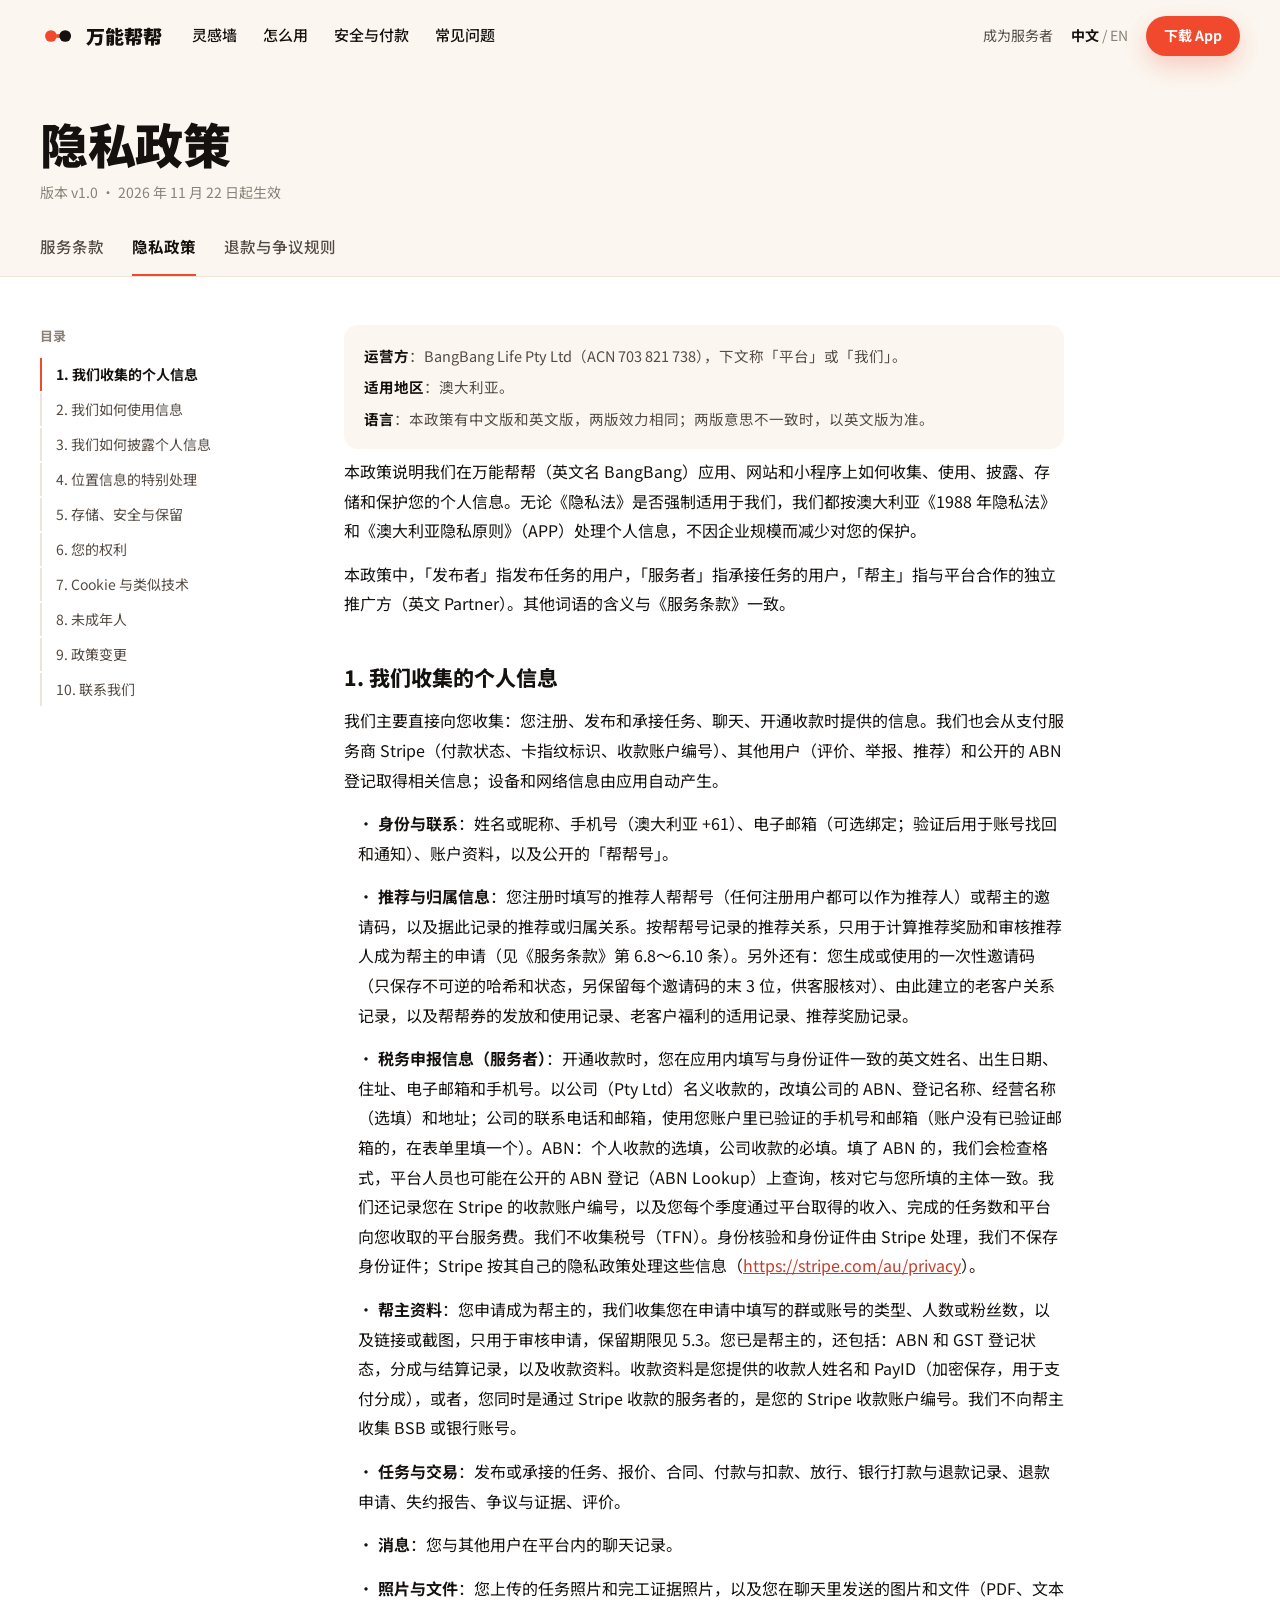
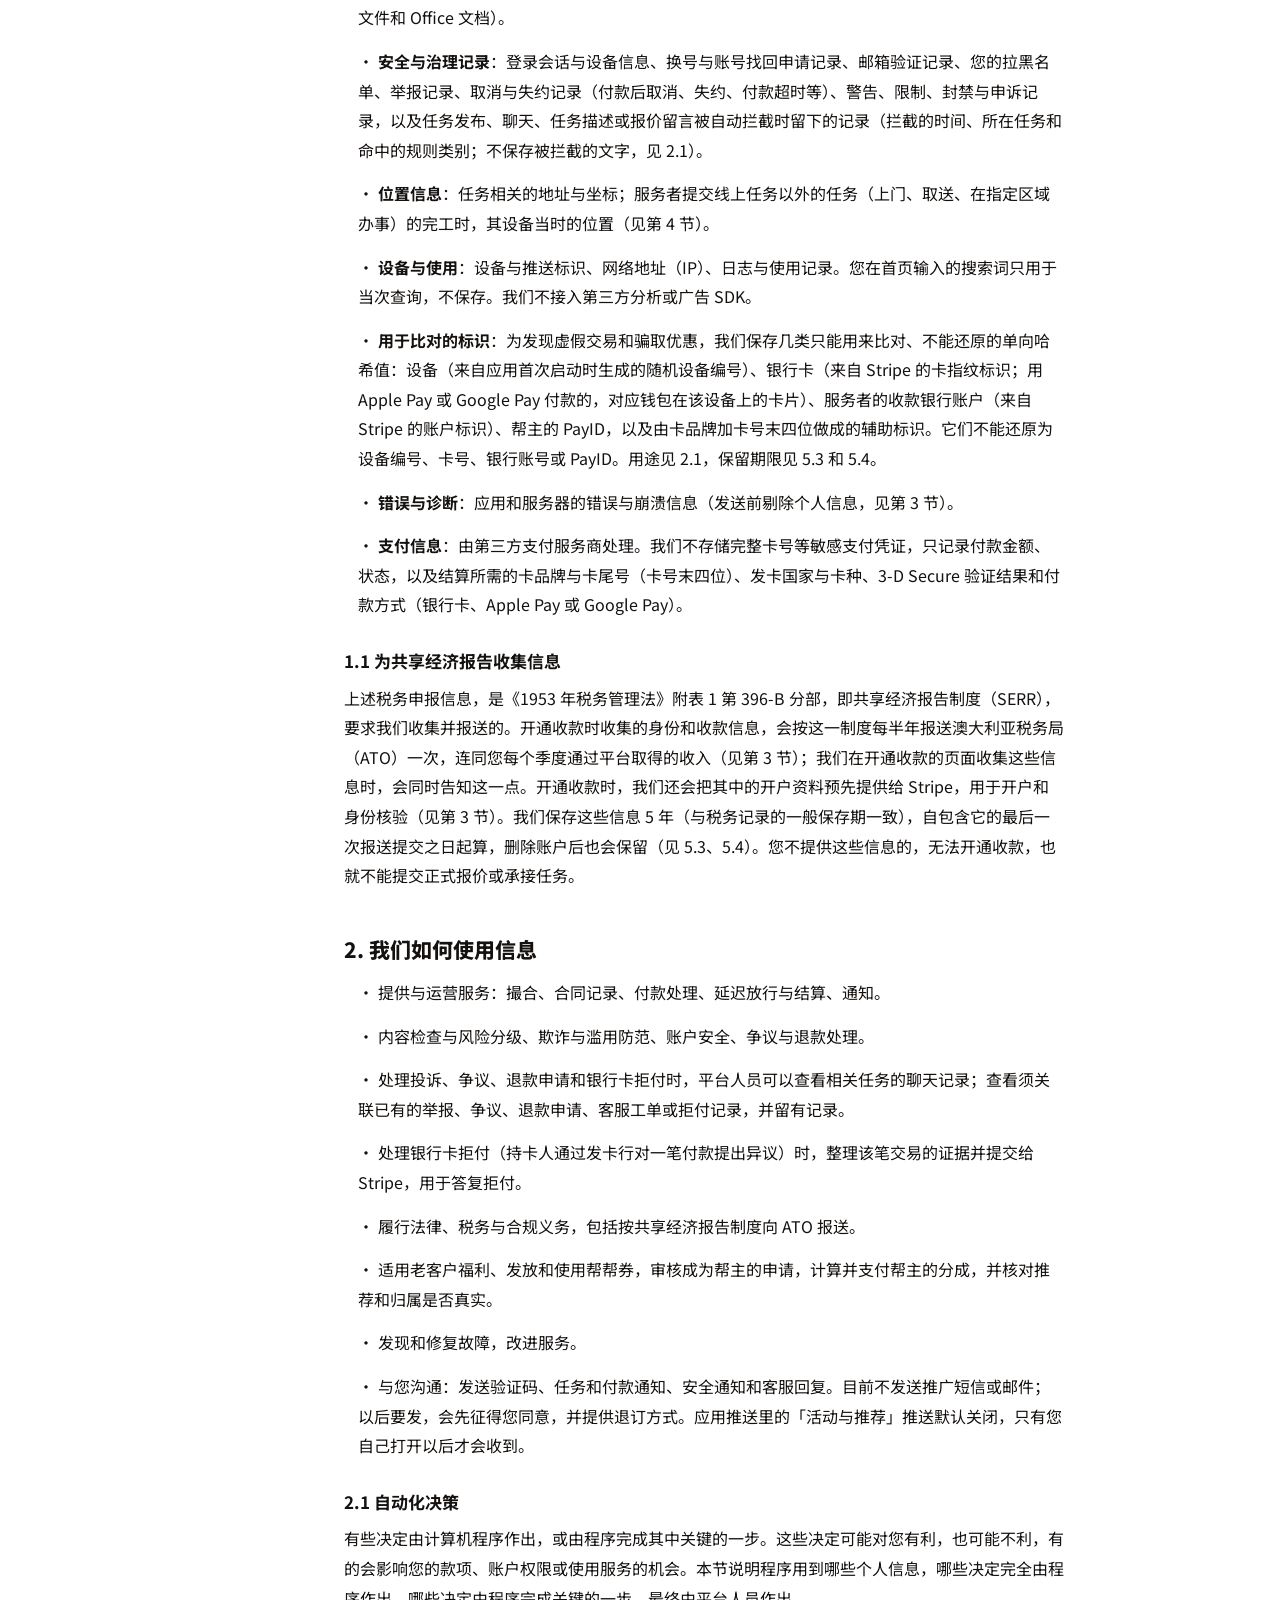
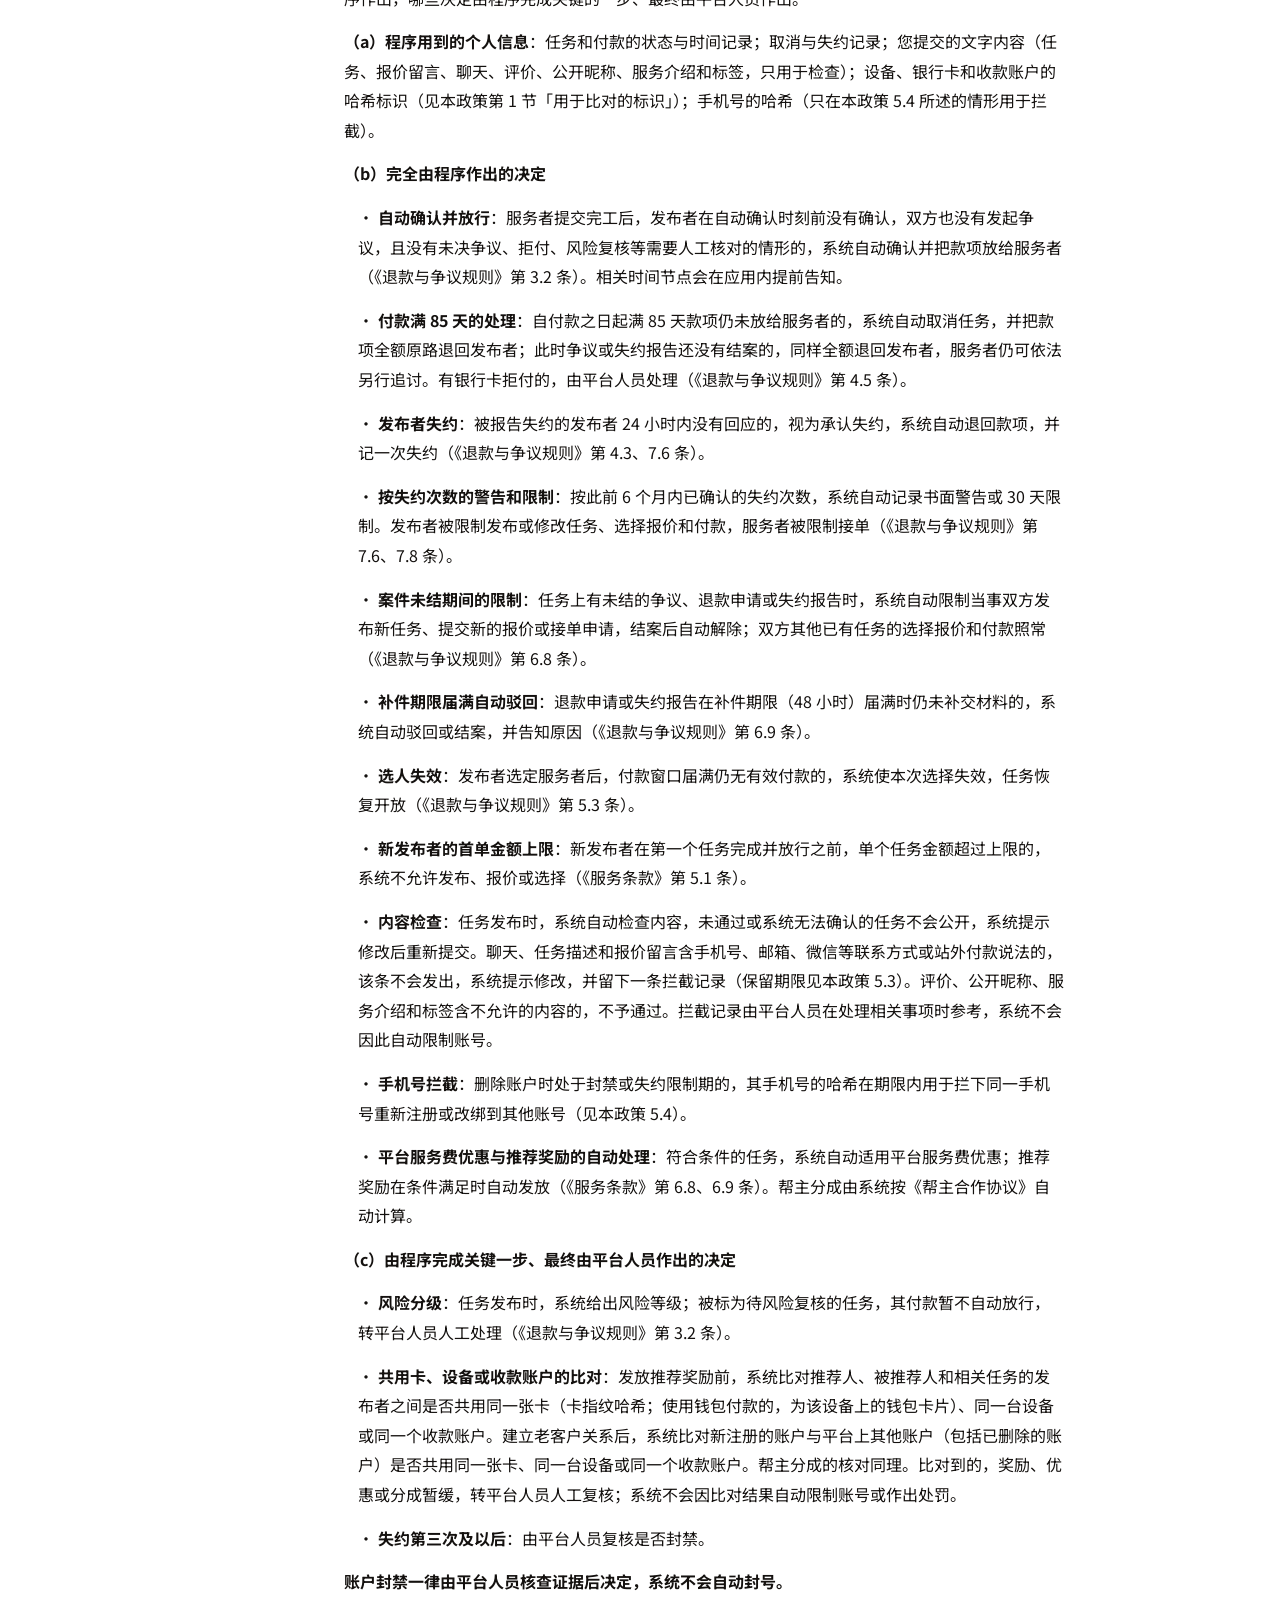
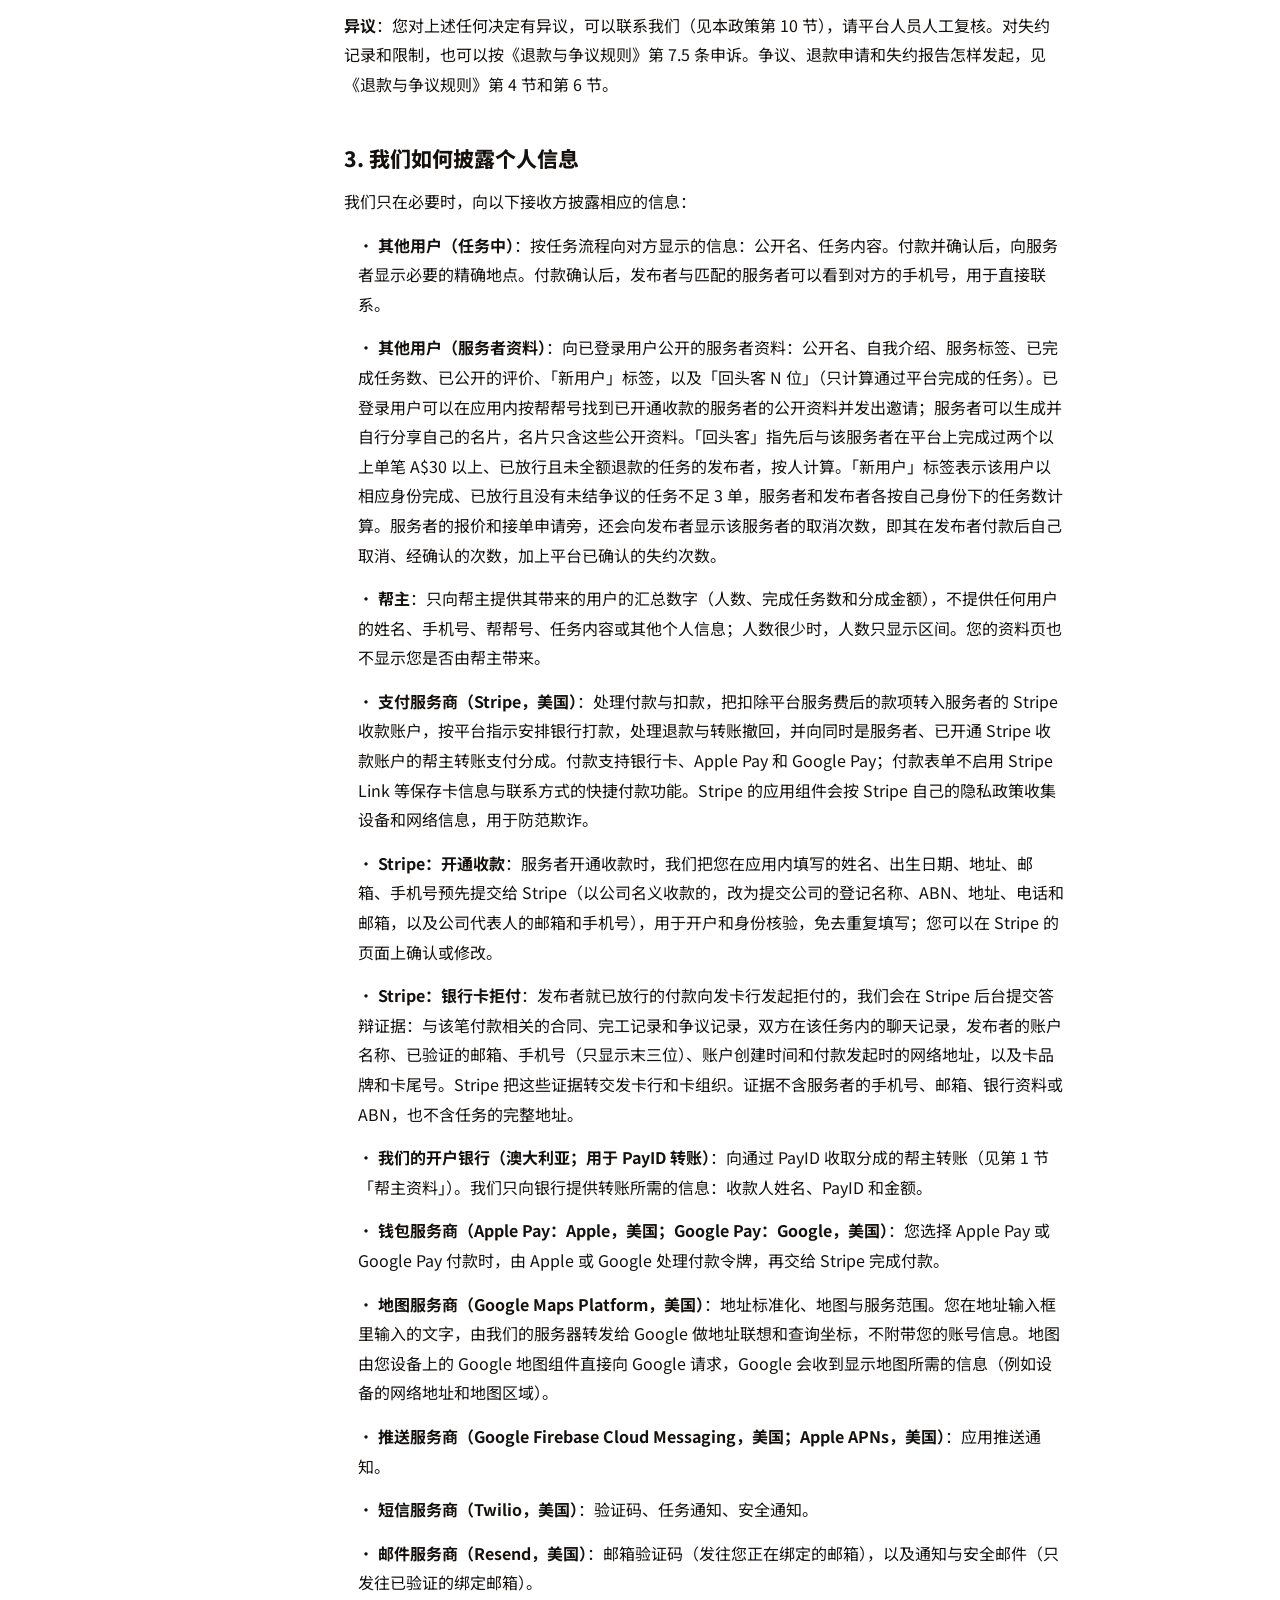
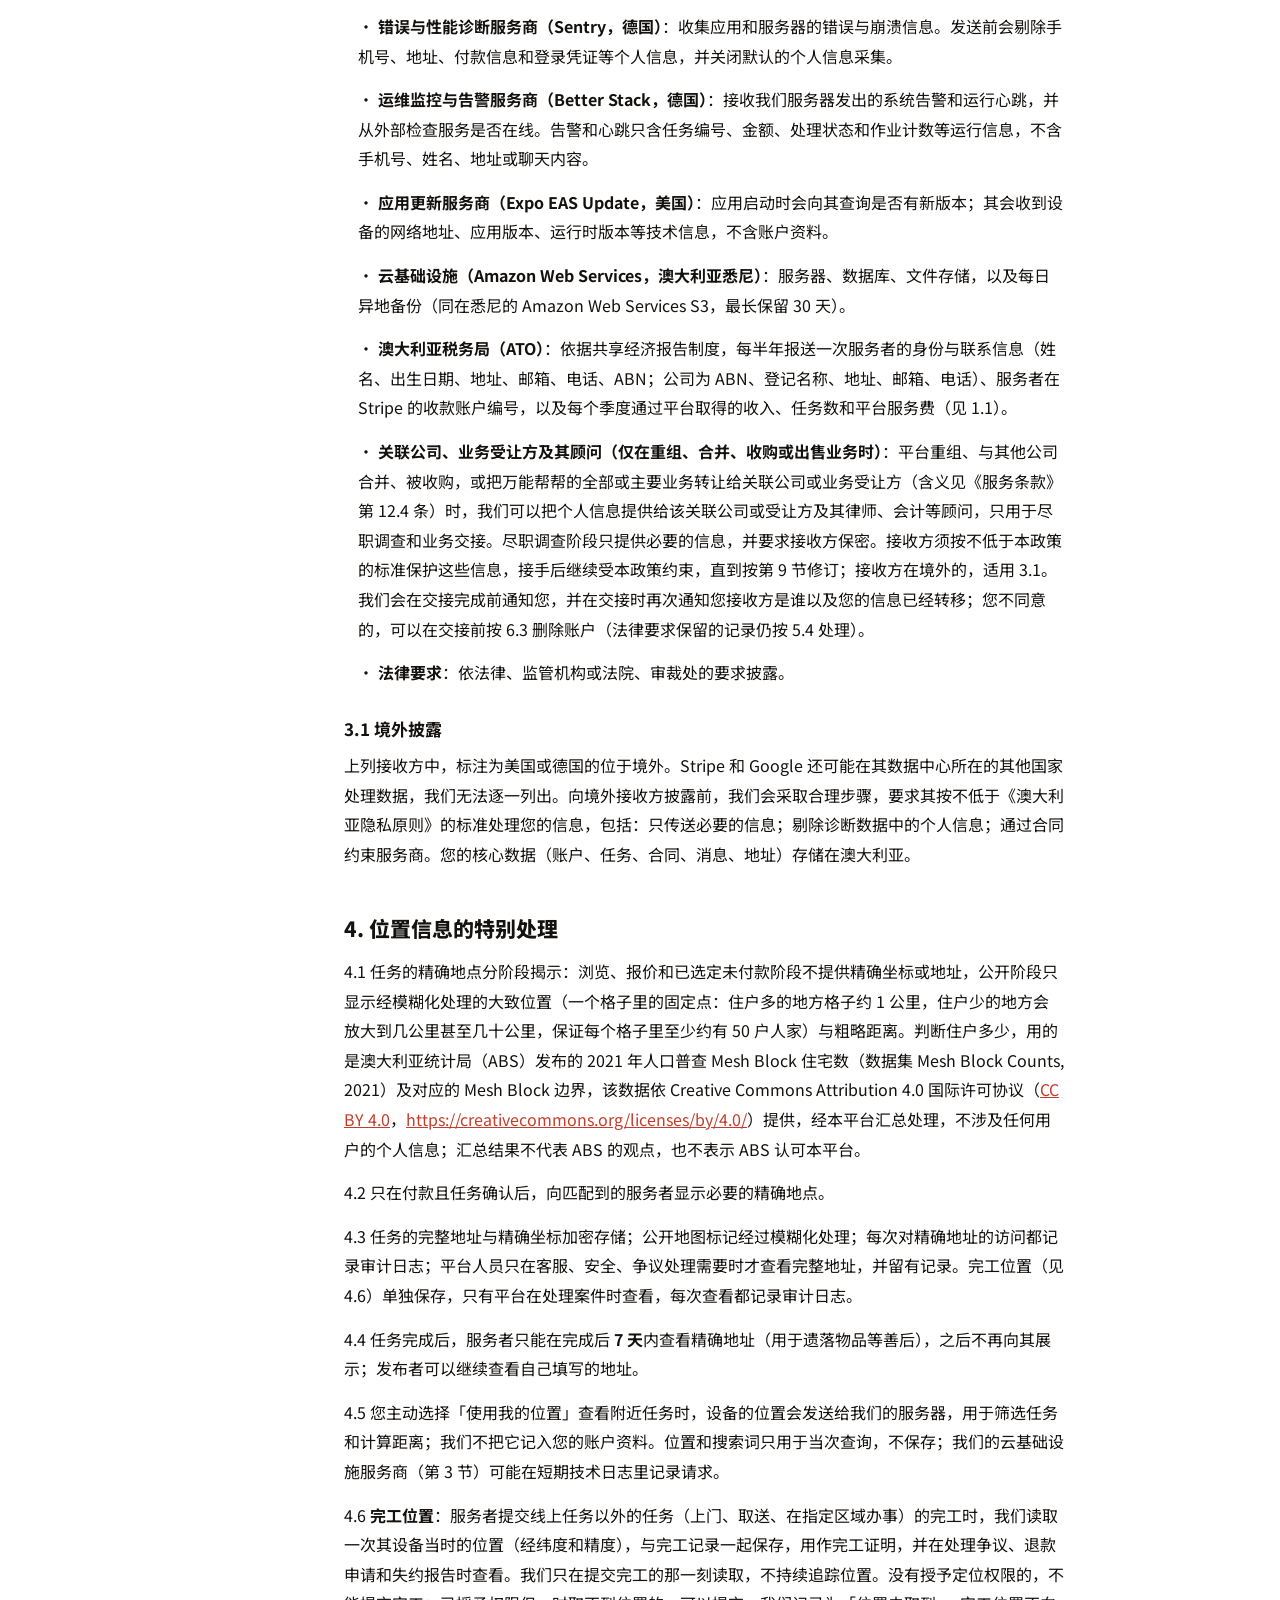
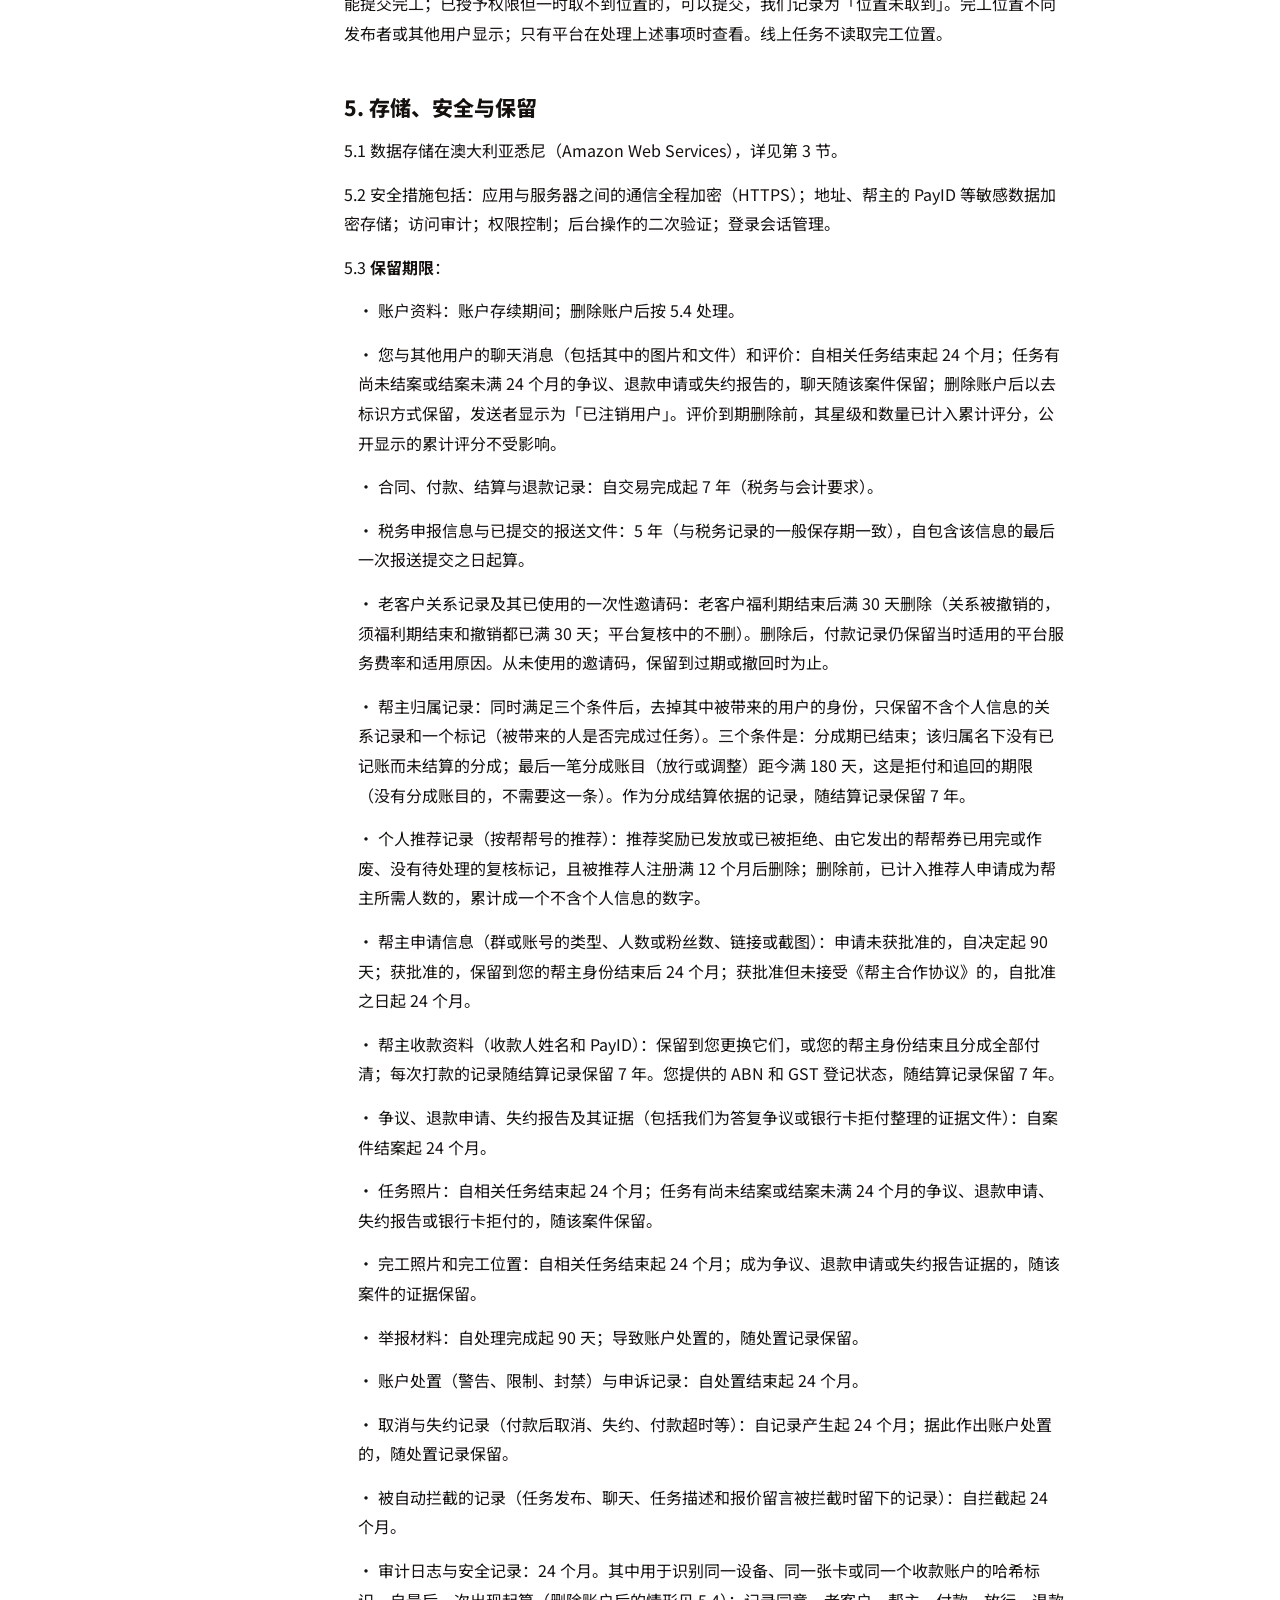
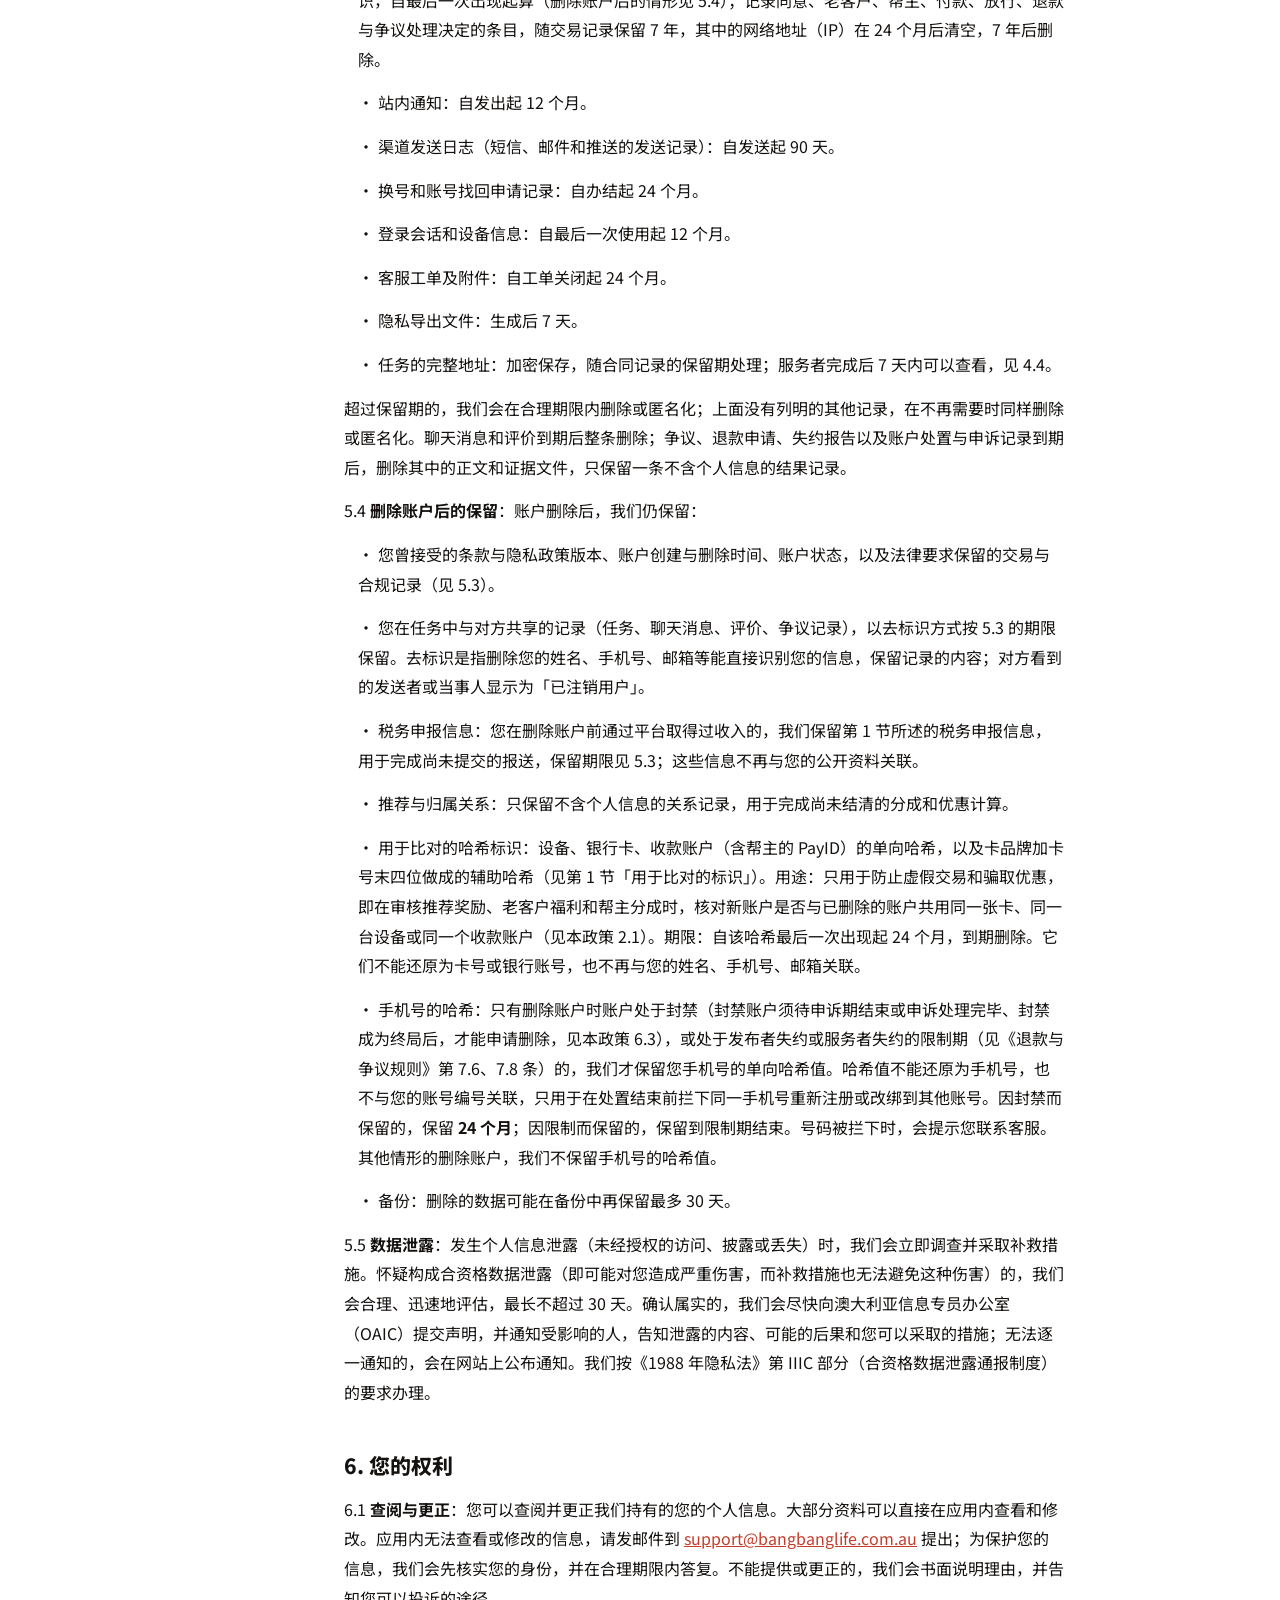
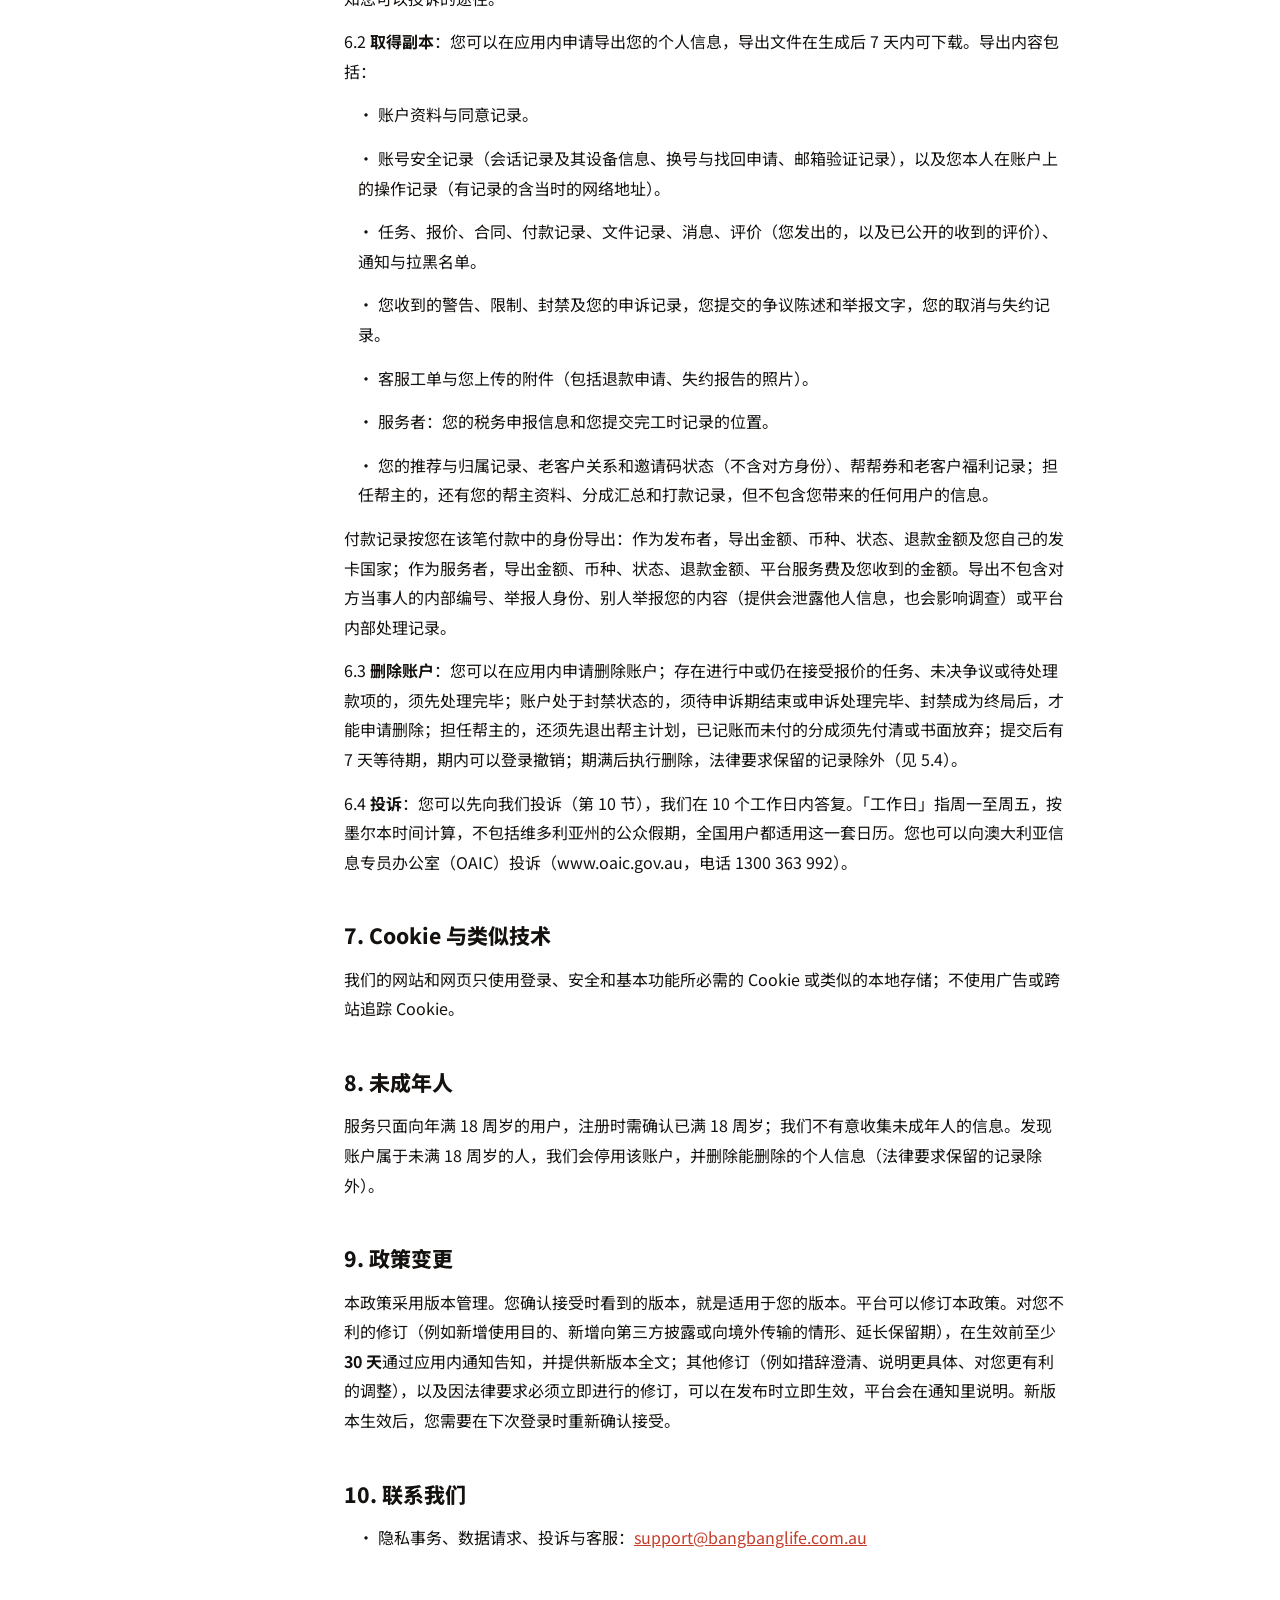
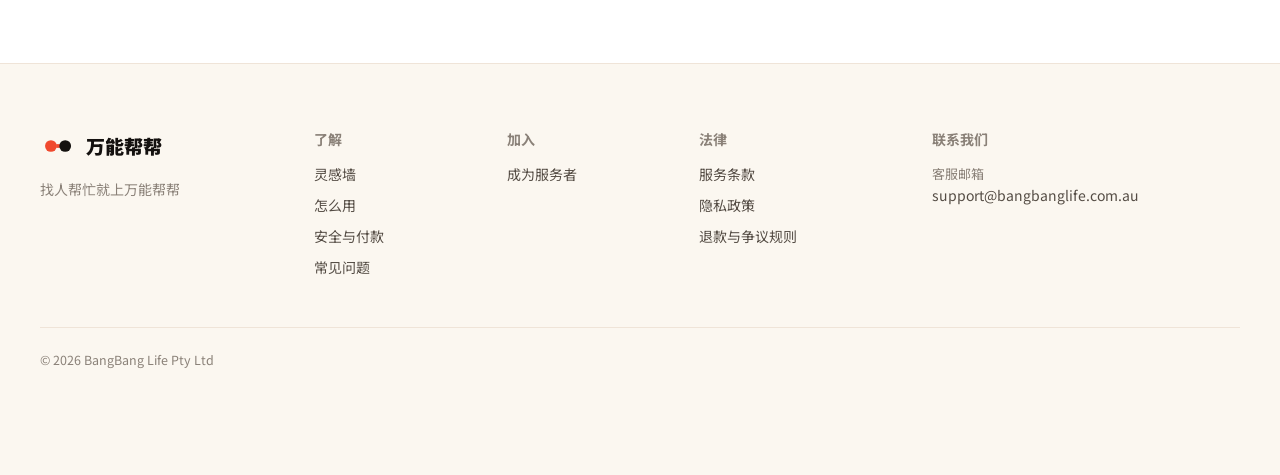
<file: zh/legal/privacy/index.html>
<!doctype html>
<html lang="zh-CN">
<head>
<meta charset="utf-8">
<meta name="viewport" content="width=device-width, initial-scale=1">
<title>隐私政策（v1.0）· 万能帮帮</title>
<meta name="description" content="万能帮帮 隐私政策，v1.0">
<meta name="theme-color" content="#fbf7f0">
<link rel="icon" href="/brand/BangBangAppIcon.svg" type="image/svg+xml">
<link rel="icon" href="/brand/icon-192.png" type="image/png" sizes="192x192">
<link rel="apple-touch-icon" href="/brand/apple-touch-icon.png">
<link rel="alternate" hreflang="zh-CN" href="https://www.bangbanglife.com.au/zh/legal/privacy/">
<link rel="alternate" hreflang="en" href="https://www.bangbanglife.com.au/en/legal/privacy/">
<link rel="alternate" hreflang="x-default" href="https://www.bangbanglife.com.au/legal/privacy/">
<link rel="canonical" href="https://www.bangbanglife.com.au/zh/legal/privacy/">
<link rel="preconnect" href="https://fonts.googleapis.com">
<link rel="preconnect" href="https://fonts.gstatic.com" crossorigin>
<link rel="stylesheet" href="https://fonts.googleapis.com/css2?family=Noto+Sans+SC:wght@400;500;700;900&display=swap">
<meta property="og:type" content="website">
<meta property="og:site_name" content="万能帮帮">
<meta property="og:title" content="隐私政策（v1.0）· 万能帮帮">
<meta property="og:url" content="https://www.bangbanglife.com.au/zh/legal/privacy/">
<meta property="og:locale" content="zh_CN">
<style>
:root{
  --ink:#14110f; --ink-2:#544c44; --ink-3:#8a8178;
  --white:#ffffff; --stage:#faeee7; --stage-2:#f4e1d6; --paper:#fbf7f0; --line:#efe4d8; --line-2:#f1d6cc;
  --coral:#f0492e; --coral-deep:#c43d2b; --coral-soft:#fff1ed;
  --night:#1a1614; --on-night:#f5efe8; --on-night-2:#a99d92;
  --f:"Noto Sans SC","PingFang SC","Hiragino Sans GB","Microsoft YaHei",system-ui,sans-serif;
  --nav-h:72px; --gut:clamp(16px,4vw,40px);
  color-scheme:light;
}
*{box-sizing:border-box}
html,body{overflow-x:clip}
body{margin:0;background:var(--white);color:var(--ink);font-family:var(--f);font-size:16px;line-height:1.65;-webkit-font-smoothing:antialiased}
img{display:block;max-width:100%}
a{color:inherit}
button{font-family:inherit}
:focus-visible{outline:2px solid var(--coral);outline-offset:3px;border-radius:8px}
.wrap{width:min(1200px,calc(100% - 2*var(--gut)));margin-inline:auto}
.sr{position:absolute;width:1px;height:1px;overflow:hidden;clip:rect(0 0 0 0);white-space:nowrap}
.btn{display:inline-flex;align-items:center;justify-content:center;gap:10px;height:50px;padding:0 24px;border-radius:999px;font-weight:700;font-size:15.5px;white-space:nowrap;cursor:pointer;border:0;text-decoration:none;transition:transform .2s,box-shadow .2s,background .2s}
.btn small{font-weight:500;font-size:12px;opacity:.8}
.btn-sm{height:40px;padding:0 18px;font-size:14px}
.btn-coral{background:var(--coral);color:#fff;box-shadow:0 10px 24px rgba(240,73,46,.25)}
.btn-coral:hover{background:var(--coral-deep)}
.btn-line{background:transparent;border:1.5px solid var(--ink);color:var(--ink)}
.nav{position:fixed;inset:0 0 auto;z-index:60;height:var(--nav-h);display:flex;align-items:center;background:rgba(250,238,231,.86);backdrop-filter:saturate(1.3) blur(14px);-webkit-backdrop-filter:saturate(1.3) blur(14px);border-bottom:1px solid transparent;transition:background .3s,border-color .3s}
.nav.sc{background:rgba(255,255,255,.9);border-bottom-color:var(--line)}
.nav .wrap{display:flex;align-items:center;gap:30px}
.brand{display:flex;align-items:center;gap:10px;font-weight:900;font-size:19px;white-space:nowrap;text-decoration:none;color:var(--ink)}
.brand svg{width:36px;height:36px;flex:none}
.logo-a{fill:var(--coral)} .logo-b{fill:var(--ink)}
.links{display:flex;gap:26px;font-size:15px;font-weight:500}
.links a{text-decoration:none}
.links a:hover{color:var(--coral)}
.nav-right{margin-left:auto;display:flex;align-items:center;gap:18px;font-size:14px}
.nav-right .sm a{text-decoration:none;color:var(--ink-2);margin-left:16px}
.nav-right .sm a:hover{color:var(--coral)}
.lang{color:var(--ink-3);white-space:nowrap} .lang b{color:var(--ink)}
.lang a{color:inherit;text-decoration:none} .lang a:hover{color:var(--coral)}
.menu-btn{display:none;width:42px;height:42px;border-radius:50%;border:1px solid var(--line);background:var(--white);color:var(--ink);cursor:pointer;place-items:center}
.menu-btn svg{width:20px;height:20px}
.drawer{position:fixed;inset:var(--nav-h) 0 auto;z-index:59;background:var(--white);border-bottom:1px solid var(--line);display:none;flex-direction:column;padding:8px var(--gut) 18px}
.drawer.open{display:flex}
.drawer a{padding:13px 0;border-bottom:1px solid var(--line);text-decoration:none;font-weight:500}
@media (max-width:1020px){.links,.nav-right .sm,.lang{display:none}.menu-btn{display:grid}}
details{border-bottom:1px solid var(--line);padding:4px 0}
summary{cursor:pointer;list-style:none;display:flex;align-items:center;justify-content:space-between;gap:16px;padding:18px 0;font-size:18px;font-weight:700}
summary::-webkit-details-marker{display:none}
summary::after{content:"";flex:none;width:12px;height:12px;border-right:2.5px solid var(--ink-3);border-bottom:2.5px solid var(--ink-3);transform:rotate(45deg) translate(-3px,-3px);transition:transform .3s}
details[open] summary::after{transform:rotate(225deg)}
details p{margin:0 0 20px;color:var(--ink-2);font-size:15.5px;line-height:1.85}
footer{background:var(--paper);color:var(--ink);padding:64px 0 40px;border-top:1px solid var(--line)}
.f-grid{display:grid;grid-template-columns:1.2fr .8fr .8fr 1fr 1.5fr;gap:28px}
footer .brand{color:var(--ink)}
.f-brand p{margin:14px 0 0;color:var(--ink-3);font-size:14px}
footer h4{margin:0 0 12px;font-size:14px;color:var(--ink-3);font-weight:700}
footer ul{list-style:none;margin:0;padding:0;display:grid;gap:8px;font-size:14px}
footer a{text-decoration:none}
footer a{color:var(--ink-2)}
footer a:hover{color:var(--coral-deep);text-decoration:underline}
.f-legal span{white-space:nowrap}
.f-k{display:block;color:var(--ink-3);font-size:13px}
.mail{display:block;white-space:nowrap}
.f-legal{display:flex;justify-content:flex-start;gap:6px 22px;flex-wrap:wrap;margin-top:48px;padding-top:22px;border-top:1px solid var(--line);font-size:12.5px;color:var(--ink-3)}
@media (max-width:900px){
  .f-grid{grid-template-columns:1fr 1fr}
  .f-brand,.f-contact{grid-column:1 / -1}
}
footer{padding-bottom:104px}
.totop{position:fixed;right:max(20px,env(safe-area-inset-right));bottom:max(20px,env(safe-area-inset-bottom));z-index:55;width:52px;height:52px;border-radius:50%;border:0;background:var(--ink);color:#fff;display:grid;place-items:center;cursor:pointer;box-shadow:0 12px 28px rgba(20,17,15,.22);opacity:0;visibility:hidden;transform:translateY(12px);transition:opacity .25s,transform .25s,visibility .25s,background .2s}
.totop.show{opacity:1;visibility:visible;transform:none}
.totop:hover{background:var(--coral)}
.totop:focus-visible{outline:3px solid var(--coral);outline-offset:3px}
.totop svg{width:22px;height:22px}
@media (max-width:900px){.totop{width:46px;height:46px;right:max(16px,env(safe-area-inset-right));bottom:max(16px,env(safe-area-inset-bottom))}}
@media (max-width:380px){
  .nav .wrap{gap:10px}
  .nav-right{gap:8px}
  .brand{gap:8px;font-size:17px}
  .brand svg{width:30px;height:30px}
  .nav .btn-sm{padding:0 12px;font-size:13.5px}
  .menu-btn{width:38px;height:38px}
}

/* ---------- 法律页（样稿 v2：页头和页尾同一种底色） ---------- */
body{background:var(--white)}
.nav,.nav.sc{background:rgba(251,247,240,.92)}
.lg-hero{background:var(--paper);border-bottom:1px solid var(--line);padding-top:var(--nav-h)}
.lg-hero .wrap{padding:44px 0 0}
.lg-hero h1{margin:0;font-weight:900;font-size:clamp(32px,4.2vw,48px);line-height:1.15;letter-spacing:-.01em}
.lg-ver{margin:10px 0 0;color:var(--ink-3);font-size:14px}
.lg-tabs{display:flex;gap:28px;margin-top:30px;overflow-x:auto;scrollbar-width:none}
.lg-tabs a{flex:none;margin-bottom:-1px;padding:0 0 14px;border-bottom:3px solid transparent;text-decoration:none;color:var(--ink-2);font-weight:500;font-size:15.5px}
.lg-tabs a[aria-current]{color:var(--ink);font-weight:700;border-bottom-color:var(--coral)}
.lg-tabs a:hover{color:var(--coral)}
.lg-main{display:grid;grid-template-columns:240px minmax(0,720px);gap:64px;padding:48px 0 96px}
.lg-toc{position:sticky;top:calc(var(--nav-h) + 28px);align-self:start;max-height:calc(100vh - var(--nav-h) - 56px);overflow:auto}
.lg-toc h2{margin:0 0 12px;font-size:13px;font-weight:700;color:var(--ink-3)}
.lg-toc ol{list-style:none;margin:0;padding:0;display:grid;gap:2px}
.lg-toc a{display:block;padding:6px 0 6px 14px;border-left:2px solid var(--line);text-decoration:none;color:var(--ink-2);font-size:14px;line-height:1.5}
.lg-toc a:hover{color:var(--coral)}
.lg-toc a.on{border-left-color:var(--coral);color:var(--ink);font-weight:700}
.lg-tocm{display:none}
.lg-body{font-size:16px;line-height:1.85;color:var(--ink);overflow-wrap:anywhere}
.lg-body p{margin:0 0 14px}
.lg-body h3{margin:44px 0 14px;font-size:21px;font-weight:800;line-height:1.4;scroll-margin-top:calc(var(--nav-h) + 20px)}
.lg-body h4{margin:28px 0 10px;font-size:17px;font-weight:700;line-height:1.5;scroll-margin-top:calc(var(--nav-h) + 20px)}
.lg-body [id]{scroll-margin-top:calc(var(--nav-h) + 20px)}
.lg-body hr{margin:36px 0 20px;border:0;border-top:1px solid var(--line)}
.lg-body em{color:var(--ink-3)}
.lg-body a{color:var(--coral-deep)}
.lg-body blockquote{margin:0 0 14px;padding:2px 0 2px 16px;border-left:3px solid var(--line-2);color:var(--ink-2)}
.lg-body .legal-list-item{padding-left:14px}
.lg-meta{padding:18px 20px;margin-bottom:8px;border-radius:14px;background:var(--paper);font-size:14.5px;line-height:1.75;color:var(--ink-2)}
.lg-meta p{margin:0 0 6px}
.lg-meta p:last-child{margin:0}
.lg-meta strong{color:var(--ink)}
@media (max-width:900px){
  .lg-hero .wrap{padding-top:28px}
  .lg-tabs{gap:22px;margin-top:22px}
  .lg-tabs a{font-size:15px}
  .lg-main{grid-template-columns:minmax(0,1fr);gap:0;padding:24px 0 72px}
  .lg-toc{display:none}
  .lg-tocm{display:block;margin:0 0 22px;padding:0;border:1px solid var(--line);border-radius:14px;background:var(--white)}
  .lg-tocm summary{padding:14px 18px 14px 16px;font-size:15px}
  .lg-tocm ol{list-style:none;margin:0;padding:0 16px 10px}
  .lg-tocm a{display:block;padding:10px 0;border-top:1px solid var(--line);text-decoration:none;color:var(--ink-2);font-size:14.5px}
  .lg-body{font-size:15.5px}
  .lg-body h3{margin:36px 0 12px;font-size:19px}
  .lg-meta{padding:14px 16px;font-size:14px}
}
</style>
</head>
<body><header class="nav" id="nav">
  <div class="wrap">
    <a class="brand" href="/zh/#top" aria-label="万能帮帮首页"><svg viewBox="0 0 100 100" aria-hidden="true"><rect class="logo-a" x="45" y="44.8" width="10.3" height="10.4"/><circle class="logo-a" cx="30.3" cy="50" r="16.3"/><circle class="logo-b" cx="70" cy="50" r="16.3"/></svg>万能帮帮</a>
    <nav class="links" aria-label="主导航"><a href="/zh/#world">灵感墙</a><a href="/zh/#how">怎么用</a><a href="/zh/#safety">安全与付款</a><a href="/zh/#faq">常见问题</a></nav>
    <div class="nav-right">
      <span class="sm"><a href="/zh/#provider">成为服务者</a></span>
      <span class="lang"><b>中文</b> / <a href="/en/legal/privacy/" lang="en">EN</a></span>
      <a class="btn btn-sm btn-coral" href="/zh/#top">下载 App</a>
      <button class="menu-btn" id="menuBtn" type="button" aria-label="打开菜单" aria-expanded="false"><svg viewBox="0 0 24 24" aria-hidden="true"><path d="M4 7h16M4 12h16M4 17h16" stroke="currentColor" stroke-width="2" stroke-linecap="round"/></svg></button>
    </div>
  </div>
</header>
<nav class="drawer" id="drawer" aria-label="菜单"><a href="/zh/#world">灵感墙</a><a href="/zh/#how">怎么用</a><a href="/zh/#safety">安全与付款</a><a href="/zh/#faq">常见问题</a><a href="/zh/#provider">成为服务者</a><a href="/zh/#top">下载 App</a><a href="/en/legal/privacy/" lang="en">English</a></nav>
<main>
<section class="lg-hero"><div class="wrap">
<h1>隐私政策</h1>
<p class="lg-ver">版本 v1.0 · 2026 年 11 月 22 日起生效</p>
<nav class="lg-tabs" aria-label="法律文件"><a href="/zh/legal/terms/">服务条款</a><a href="/zh/legal/privacy/" aria-current="page">隐私政策</a><a href="/zh/legal/refund/">退款与争议规则</a></nav>
</div></section>
<div class="wrap lg-main">
<aside class="lg-toc" aria-label="目录"><h2>目录</h2><ol><li><a href="#s1">1. 我们收集的个人信息</a></li><li><a href="#s2">2. 我们如何使用信息</a></li><li><a href="#s3">3. 我们如何披露个人信息</a></li><li><a href="#s4">4. 位置信息的特别处理</a></li><li><a href="#s5">5. 存储、安全与保留</a></li><li><a href="#s6">6. 您的权利</a></li><li><a href="#s7">7. Cookie 与类似技术</a></li><li><a href="#s8">8. 未成年人</a></li><li><a href="#s9">9. 政策变更</a></li><li><a href="#s10">10. 联系我们</a></li></ol></aside>
<div class="lg-col">
<details class="lg-tocm"><summary>目录</summary><ol><li><a href="#s1">1. 我们收集的个人信息</a></li><li><a href="#s2">2. 我们如何使用信息</a></li><li><a href="#s3">3. 我们如何披露个人信息</a></li><li><a href="#s4">4. 位置信息的特别处理</a></li><li><a href="#s5">5. 存储、安全与保留</a></li><li><a href="#s6">6. 您的权利</a></li><li><a href="#s7">7. Cookie 与类似技术</a></li><li><a href="#s8">8. 未成年人</a></li><li><a href="#s9">9. 政策变更</a></li><li><a href="#s10">10. 联系我们</a></li></ol></details>

<article class="lg-body" lang="zh-CN"><div class="lg-meta"><p><span><strong>运营方</strong></span><span>：BangBang Life Pty Ltd（ACN 703 821 738），下文称「平台」或「我们」。</span></p><p><span><strong>适用地区</strong></span><span>：澳大利亚。</span></p><p><span><strong>语言</strong></span><span>：本政策有中文版和英文版，两版效力相同；两版意思不一致时，以英文版为准。</span></p></div><p><span>本政策说明我们在万能帮帮（英文名 BangBang）应用、网站和小程序上如何收集、使用、披露、存储和保护您的个人信息。无论《隐私法》是否强制适用于我们，我们都按澳大利亚《1988 年隐私法》和《澳大利亚隐私原则》（APP）处理个人信息，不因企业规模而减少对您的保护。</span></p><p><span>本政策中，「发布者」指发布任务的用户，「服务者」指承接任务的用户，「帮主」指与平台合作的独立推广方（英文 Partner）。其他词语的含义与《服务条款》一致。</span></p><h3 id="s1"><span>1. 我们收集的个人信息</span></h3><p><span>我们主要直接向您收集：您注册、发布和承接任务、聊天、开通收款时提供的信息。我们也会从支付服务商 Stripe（付款状态、卡指纹标识、收款账户编号）、其他用户（评价、举报、推荐）和公开的 ABN 登记取得相关信息；设备和网络信息由应用自动产生。</span></p><p class="legal-list-item">· <span><strong>身份与联系</strong></span><span>：姓名或昵称、手机号（澳大利亚 +61）、电子邮箱（可选绑定；验证后用于账号找回和通知）、账户资料，以及公开的「帮帮号」。</span></p><p class="legal-list-item">· <span><strong>推荐与归属信息</strong></span><span>：您注册时填写的推荐人帮帮号（任何注册用户都可以作为推荐人）或帮主的邀请码，以及据此记录的推荐或归属关系。按帮帮号记录的推荐关系，只用于计算推荐奖励和审核推荐人成为帮主的申请（见《服务条款》第 6.8～6.10 条）。另外还有：您生成或使用的一次性邀请码（只保存不可逆的哈希和状态，另保留每个邀请码的末 3 位，供客服核对）、由此建立的老客户关系记录，以及帮帮券的发放和使用记录、老客户福利的适用记录、推荐奖励记录。</span></p><p class="legal-list-item">· <span><strong>税务申报信息（服务者）</strong></span><span>：开通收款时，您在应用内填写与身份证件一致的英文姓名、出生日期、住址、电子邮箱和手机号。以公司（Pty Ltd）名义收款的，改填公司的 ABN、登记名称、经营名称（选填）和地址；公司的联系电话和邮箱，使用您账户里已验证的手机号和邮箱（账户没有已验证邮箱的，在表单里填一个）。ABN：个人收款的选填，公司收款的必填。填了 ABN 的，我们会检查格式，平台人员也可能在公开的 ABN 登记（ABN Lookup）上查询，核对它与您所填的主体一致。我们还记录您在 Stripe 的收款账户编号，以及您每个季度通过平台取得的收入、完成的任务数和平台向您收取的平台服务费。我们不收集税号（TFN）。身份核验和身份证件由 Stripe 处理，我们不保存身份证件；Stripe 按其自己的隐私政策处理这些信息（<a href="https://stripe.com/au/privacy" rel="noopener noreferrer">https://stripe.com/au/privacy</a>）。</span></p><p class="legal-list-item">· <span><strong>帮主资料</strong></span><span>：您申请成为帮主的，我们收集您在申请中填写的群或账号的类型、人数或粉丝数，以及链接或截图，只用于审核申请，保留期限见 5.3。您已是帮主的，还包括：ABN 和 GST 登记状态，分成与结算记录，以及收款资料。收款资料是您提供的收款人姓名和 PayID（加密保存，用于支付分成），或者，您同时是通过 Stripe 收款的服务者的，是您的 Stripe 收款账户编号。我们不向帮主收集 BSB 或银行账号。</span></p><p class="legal-list-item">· <span><strong>任务与交易</strong></span><span>：发布或承接的任务、报价、合同、付款与扣款、放行、银行打款与退款记录、退款申请、失约报告、争议与证据、评价。</span></p><p class="legal-list-item">· <span><strong>消息</strong></span><span>：您与其他用户在平台内的聊天记录。</span></p><p class="legal-list-item">· <span><strong>照片与文件</strong></span><span>：您上传的任务照片和完工证据照片，以及您在聊天里发送的图片和文件（PDF、文本文件和 Office 文档）。</span></p><p class="legal-list-item">· <span><strong>安全与治理记录</strong></span><span>：登录会话与设备信息、换号与账号找回申请记录、邮箱验证记录、您的拉黑名单、举报记录、取消与失约记录（付款后取消、失约、付款超时等）、警告、限制、封禁与申诉记录，以及任务发布、聊天、任务描述或报价留言被自动拦截时留下的记录（拦截的时间、所在任务和命中的规则类别；不保存被拦截的文字，见 2.1）。</span></p><p class="legal-list-item">· <span><strong>位置信息</strong></span><span>：任务相关的地址与坐标；服务者提交线上任务以外的任务（上门、取送、在指定区域办事）的完工时，其设备当时的位置（见第 4 节）。</span></p><p class="legal-list-item">· <span><strong>设备与使用</strong></span><span>：设备与推送标识、网络地址（IP）、日志与使用记录。您在首页输入的搜索词只用于当次查询，不保存。我们不接入第三方分析或广告 SDK。</span></p><p class="legal-list-item">· <span><strong>用于比对的标识</strong></span><span>：为发现虚假交易和骗取优惠，我们保存几类只能用来比对、不能还原的单向哈希值：设备（来自应用首次启动时生成的随机设备编号）、银行卡（来自 Stripe 的卡指纹标识；用 Apple Pay 或 Google Pay 付款的，对应钱包在该设备上的卡片）、服务者的收款银行账户（来自 Stripe 的账户标识）、帮主的 PayID，以及由卡品牌加卡号末四位做成的辅助标识。它们不能还原为设备编号、卡号、银行账号或 PayID。用途见 2.1，保留期限见 5.3 和 5.4。</span></p><p class="legal-list-item">· <span><strong>错误与诊断</strong></span><span>：应用和服务器的错误与崩溃信息（发送前剔除个人信息，见第 3 节）。</span></p><p class="legal-list-item">· <span><strong>支付信息</strong></span><span>：由第三方支付服务商处理。我们不存储完整卡号等敏感支付凭证，只记录付款金额、状态，以及结算所需的卡品牌与卡尾号（卡号末四位）、发卡国家与卡种、3-D Secure 验证结果和付款方式（银行卡、Apple Pay 或 Google Pay）。</span></p><h4 id="s1-1"><span>1.1 为共享经济报告收集信息</span></h4><p><span>上述税务申报信息，是《1953 年税务管理法》附表 1 第 396-B 分部，即共享经济报告制度（SERR），要求我们收集并报送的。开通收款时收集的身份和收款信息，会按这一制度每半年报送澳大利亚税务局（ATO）一次，连同您每个季度通过平台取得的收入（见第 3 节）；我们在开通收款的页面收集这些信息时，会同时告知这一点。开通收款时，我们还会把其中的开户资料预先提供给 Stripe，用于开户和身份核验（见第 3 节）。我们保存这些信息 5 年（与税务记录的一般保存期一致），自包含它的最后一次报送提交之日起算，删除账户后也会保留（见 5.3、5.4）。您不提供这些信息的，无法开通收款，也就不能提交正式报价或承接任务。</span></p><h3 id="s2"><span>2. 我们如何使用信息</span></h3><p class="legal-list-item">· <span>提供与运营服务：撮合、合同记录、付款处理、延迟放行与结算、通知。</span></p><p class="legal-list-item">· <span>内容检查与风险分级、欺诈与滥用防范、账户安全、争议与退款处理。</span></p><p class="legal-list-item">· <span>处理投诉、争议、退款申请和银行卡拒付时，平台人员可以查看相关任务的聊天记录；查看须关联已有的举报、争议、退款申请、客服工单或拒付记录，并留有记录。</span></p><p class="legal-list-item">· <span>处理银行卡拒付（持卡人通过发卡行对一笔付款提出异议）时，整理该笔交易的证据并提交给 Stripe，用于答复拒付。</span></p><p class="legal-list-item">· <span>履行法律、税务与合规义务，包括按共享经济报告制度向 ATO 报送。</span></p><p class="legal-list-item">· <span>适用老客户福利、发放和使用帮帮券，审核成为帮主的申请，计算并支付帮主的分成，并核对推荐和归属是否真实。</span></p><p class="legal-list-item">· <span>发现和修复故障，改进服务。</span></p><p class="legal-list-item">· <span>与您沟通：发送验证码、任务和付款通知、安全通知和客服回复。目前不发送推广短信或邮件；以后要发，会先征得您同意，并提供退订方式。应用推送里的「活动与推荐」推送默认关闭，只有您自己打开以后才会收到。</span></p><h4 id="s2-1"><span>2.1 自动化决策</span></h4><p><span>有些决定由计算机程序作出，或由程序完成其中关键的一步。这些决定可能对您有利，也可能不利，有的会影响您的款项、账户权限或使用服务的机会。本节说明程序用到哪些个人信息，哪些决定完全由程序作出，哪些决定由程序完成关键的一步、最终由平台人员作出。</span></p><p><span><strong>（a）程序用到的个人信息</strong></span><span>：任务和付款的状态与时间记录；取消与失约记录；您提交的文字内容（任务、报价留言、聊天、评价、公开昵称、服务介绍和标签，只用于检查）；设备、银行卡和收款账户的哈希标识（见本政策第 1 节「用于比对的标识」）；手机号的哈希（只在本政策 5.4 所述的情形用于拦截）。</span></p><p><span><strong>（b）完全由程序作出的决定</strong></span></p><p class="legal-list-item">· <span><strong>自动确认并放行</strong></span><span>：服务者提交完工后，发布者在自动确认时刻前没有确认，双方也没有发起争议，且没有未决争议、拒付、风险复核等需要人工核对的情形的，系统自动确认并把款项放给服务者（《退款与争议规则》第 3.2 条）。相关时间节点会在应用内提前告知。</span></p><p class="legal-list-item">· <span><strong>付款满 85 天的处理</strong></span><span>：自付款之日起满 85 天款项仍未放给服务者的，系统自动取消任务，并把款项全额原路退回发布者；此时争议或失约报告还没有结案的，同样全额退回发布者，服务者仍可依法另行追讨。有银行卡拒付的，由平台人员处理（《退款与争议规则》第 4.5 条）。</span></p><p class="legal-list-item">· <span><strong>发布者失约</strong></span><span>：被报告失约的发布者 24 小时内没有回应的，视为承认失约，系统自动退回款项，并记一次失约（《退款与争议规则》第 4.3、7.6 条）。</span></p><p class="legal-list-item">· <span><strong>按失约次数的警告和限制</strong></span><span>：按此前 6 个月内已确认的失约次数，系统自动记录书面警告或 30 天限制。发布者被限制发布或修改任务、选择报价和付款，服务者被限制接单（《退款与争议规则》第 7.6、7.8 条）。</span></p><p class="legal-list-item">· <span><strong>案件未结期间的限制</strong></span><span>：任务上有未结的争议、退款申请或失约报告时，系统自动限制当事双方发布新任务、提交新的报价或接单申请，结案后自动解除；双方其他已有任务的选择报价和付款照常（《退款与争议规则》第 6.8 条）。</span></p><p class="legal-list-item">· <span><strong>补件期限届满自动驳回</strong></span><span>：退款申请或失约报告在补件期限（48 小时）届满时仍未补交材料的，系统自动驳回或结案，并告知原因（《退款与争议规则》第 6.9 条）。</span></p><p class="legal-list-item">· <span><strong>选人失效</strong></span><span>：发布者选定服务者后，付款窗口届满仍无有效付款的，系统使本次选择失效，任务恢复开放（《退款与争议规则》第 5.3 条）。</span></p><p class="legal-list-item">· <span><strong>新发布者的首单金额上限</strong></span><span>：新发布者在第一个任务完成并放行之前，单个任务金额超过上限的，系统不允许发布、报价或选择（《服务条款》第 5.1 条）。</span></p><p class="legal-list-item">· <span><strong>内容检查</strong></span><span>：任务发布时，系统自动检查内容，未通过或系统无法确认的任务不会公开，系统提示修改后重新提交。聊天、任务描述和报价留言含手机号、邮箱、微信等联系方式或站外付款说法的，该条不会发出，系统提示修改，并留下一条拦截记录（保留期限见本政策 5.3）。评价、公开昵称、服务介绍和标签含不允许的内容的，不予通过。拦截记录由平台人员在处理相关事项时参考，系统不会因此自动限制账号。</span></p><p class="legal-list-item">· <span><strong>手机号拦截</strong></span><span>：删除账户时处于封禁或失约限制期的，其手机号的哈希在期限内用于拦下同一手机号重新注册或改绑到其他账号（见本政策 5.4）。</span></p><p class="legal-list-item">· <span><strong>平台服务费优惠与推荐奖励的自动处理</strong></span><span>：符合条件的任务，系统自动适用平台服务费优惠；推荐奖励在条件满足时自动发放（《服务条款》第 6.8、6.9 条）。帮主分成由系统按《帮主合作协议》自动计算。</span></p><p><span><strong>（c）由程序完成关键一步、最终由平台人员作出的决定</strong></span></p><p class="legal-list-item">· <span><strong>风险分级</strong></span><span>：任务发布时，系统给出风险等级；被标为待风险复核的任务，其付款暂不自动放行，转平台人员人工处理（《退款与争议规则》第 3.2 条）。</span></p><p class="legal-list-item">· <span><strong>共用卡、设备或收款账户的比对</strong></span><span>：发放推荐奖励前，系统比对推荐人、被推荐人和相关任务的发布者之间是否共用同一张卡（卡指纹哈希；使用钱包付款的，为该设备上的钱包卡片）、同一台设备或同一个收款账户。建立老客户关系后，系统比对新注册的账户与平台上其他账户（包括已删除的账户）是否共用同一张卡、同一台设备或同一个收款账户。帮主分成的核对同理。比对到的，奖励、优惠或分成暂缓，转平台人员人工复核；系统不会因比对结果自动限制账号或作出处罚。</span></p><p class="legal-list-item">· <span><strong>失约第三次及以后</strong></span><span>：由平台人员复核是否封禁。</span></p><p><span><strong>账户封禁一律由平台人员核查证据后决定，系统不会自动封号。</strong></span></p><p><span><strong>异议</strong></span><span>：您对上述任何决定有异议，可以联系我们（见本政策第 10 节），请平台人员人工复核。对失约记录和限制，也可以按《退款与争议规则》第 7.5 条申诉。争议、退款申请和失约报告怎样发起，见《退款与争议规则》第 4 节和第 6 节。</span></p><h3 id="s3"><span>3. 我们如何披露个人信息</span></h3><p><span>我们只在必要时，向以下接收方披露相应的信息：</span></p><p class="legal-list-item">· <span><strong>其他用户（任务中）</strong></span><span>：按任务流程向对方显示的信息：公开名、任务内容。付款并确认后，向服务者显示必要的精确地点。付款确认后，发布者与匹配的服务者可以看到对方的手机号，用于直接联系。</span></p><p class="legal-list-item">· <span><strong>其他用户（服务者资料）</strong></span><span>：向已登录用户公开的服务者资料：公开名、自我介绍、服务标签、已完成任务数、已公开的评价、「新用户」标签，以及「回头客 N 位」（只计算通过平台完成的任务）。已登录用户可以在应用内按帮帮号找到已开通收款的服务者的公开资料并发出邀请；服务者可以生成并自行分享自己的名片，名片只含这些公开资料。「回头客」指先后与该服务者在平台上完成过两个以上单笔 A$30 以上、已放行且未全额退款的任务的发布者，按人计算。「新用户」标签表示该用户以相应身份完成、已放行且没有未结争议的任务不足 3 单，服务者和发布者各按自己身份下的任务数计算。服务者的报价和接单申请旁，还会向发布者显示该服务者的取消次数，即其在发布者付款后自己取消、经确认的次数，加上平台已确认的失约次数。</span></p><p class="legal-list-item">· <span><strong>帮主</strong></span><span>：只向帮主提供其带来的用户的汇总数字（人数、完成任务数和分成金额），不提供任何用户的姓名、手机号、帮帮号、任务内容或其他个人信息；人数很少时，人数只显示区间。您的资料页也不显示您是否由帮主带来。</span></p><p class="legal-list-item">· <span><strong>支付服务商（Stripe，美国）</strong></span><span>：处理付款与扣款，把扣除平台服务费后的款项转入服务者的 Stripe 收款账户，按平台指示安排银行打款，处理退款与转账撤回，并向同时是服务者、已开通 Stripe 收款账户的帮主转账支付分成。付款支持银行卡、Apple Pay 和 Google Pay；付款表单不启用 Stripe Link 等保存卡信息与联系方式的快捷付款功能。Stripe 的应用组件会按 Stripe 自己的隐私政策收集设备和网络信息，用于防范欺诈。</span></p><p class="legal-list-item">· <span><strong>Stripe：开通收款</strong></span><span>：服务者开通收款时，我们把您在应用内填写的姓名、出生日期、地址、邮箱、手机号预先提交给 Stripe（以公司名义收款的，改为提交公司的登记名称、ABN、地址、电话和邮箱，以及公司代表人的邮箱和手机号），用于开户和身份核验，免去重复填写；您可以在 Stripe 的页面上确认或修改。</span></p><p class="legal-list-item">· <span><strong>Stripe：银行卡拒付</strong></span><span>：发布者就已放行的付款向发卡行发起拒付的，我们会在 Stripe 后台提交答辩证据：与该笔付款相关的合同、完工记录和争议记录，双方在该任务内的聊天记录，发布者的账户名称、已验证的邮箱、手机号（只显示末三位）、账户创建时间和付款发起时的网络地址，以及卡品牌和卡尾号。Stripe 把这些证据转交发卡行和卡组织。证据不含服务者的手机号、邮箱、银行资料或 ABN，也不含任务的完整地址。</span></p><p class="legal-list-item">· <span><strong>我们的开户银行（澳大利亚；用于 PayID 转账）</strong></span><span>：向通过 PayID 收取分成的帮主转账（见第 1 节「帮主资料」）。我们只向银行提供转账所需的信息：收款人姓名、PayID 和金额。</span></p><p class="legal-list-item">· <span><strong>钱包服务商（Apple Pay：Apple，美国；Google Pay：Google，美国）</strong></span><span>：您选择 Apple Pay 或 Google Pay 付款时，由 Apple 或 Google 处理付款令牌，再交给 Stripe 完成付款。</span></p><p class="legal-list-item">· <span><strong>地图服务商（Google Maps Platform，美国）</strong></span><span>：地址标准化、地图与服务范围。您在地址输入框里输入的文字，由我们的服务器转发给 Google 做地址联想和查询坐标，不附带您的账号信息。地图由您设备上的 Google 地图组件直接向 Google 请求，Google 会收到显示地图所需的信息（例如设备的网络地址和地图区域）。</span></p><p class="legal-list-item">· <span><strong>推送服务商（Google Firebase Cloud Messaging，美国；Apple APNs，美国）</strong></span><span>：应用推送通知。</span></p><p class="legal-list-item">· <span><strong>短信服务商（Twilio，美国）</strong></span><span>：验证码、任务通知、安全通知。</span></p><p class="legal-list-item">· <span><strong>邮件服务商（Resend，美国）</strong></span><span>：邮箱验证码（发往您正在绑定的邮箱），以及通知与安全邮件（只发往已验证的绑定邮箱）。</span></p><p class="legal-list-item">· <span><strong>错误与性能诊断服务商（Sentry，德国）</strong></span><span>：收集应用和服务器的错误与崩溃信息。发送前会剔除手机号、地址、付款信息和登录凭证等个人信息，并关闭默认的个人信息采集。</span></p><p class="legal-list-item">· <span><strong>运维监控与告警服务商（Better Stack，德国）</strong></span><span>：接收我们服务器发出的系统告警和运行心跳，并从外部检查服务是否在线。告警和心跳只含任务编号、金额、处理状态和作业计数等运行信息，不含手机号、姓名、地址或聊天内容。</span></p><p class="legal-list-item">· <span><strong>应用更新服务商（Expo EAS Update，美国）</strong></span><span>：应用启动时会向其查询是否有新版本；其会收到设备的网络地址、应用版本、运行时版本等技术信息，不含账户资料。</span></p><p class="legal-list-item">· <span><strong>云基础设施（Amazon Web Services，澳大利亚悉尼）</strong></span><span>：服务器、数据库、文件存储，以及每日异地备份（同在悉尼的 Amazon Web Services S3，最长保留 30 天）。</span></p><p class="legal-list-item">· <span><strong>澳大利亚税务局（ATO）</strong></span><span>：依据共享经济报告制度，每半年报送一次服务者的身份与联系信息（姓名、出生日期、地址、邮箱、电话、ABN；公司为 ABN、登记名称、地址、邮箱、电话）、服务者在 Stripe 的收款账户编号，以及每个季度通过平台取得的收入、任务数和平台服务费（见 1.1）。</span></p><p class="legal-list-item">· <span><strong>关联公司、业务受让方及其顾问（仅在重组、合并、收购或出售业务时）</strong></span><span>：平台重组、与其他公司合并、被收购，或把万能帮帮的全部或主要业务转让给关联公司或业务受让方（含义见《服务条款》第 12.4 条）时，我们可以把个人信息提供给该关联公司或受让方及其律师、会计等顾问，只用于尽职调查和业务交接。尽职调查阶段只提供必要的信息，并要求接收方保密。接收方须按不低于本政策的标准保护这些信息，接手后继续受本政策约束，直到按第 9 节修订；接收方在境外的，适用 3.1。我们会在交接完成前通知您，并在交接时再次通知您接收方是谁以及您的信息已经转移；您不同意的，可以在交接前按 6.3 删除账户（法律要求保留的记录仍按 5.4 处理）。</span></p><p class="legal-list-item">· <span><strong>法律要求</strong></span><span>：依法律、监管机构或法院、审裁处的要求披露。</span></p><h4 id="s3-1"><span>3.1 境外披露</span></h4><p><span>上列接收方中，标注为美国或德国的位于境外。Stripe 和 Google 还可能在其数据中心所在的其他国家处理数据，我们无法逐一列出。向境外接收方披露前，我们会采取合理步骤，要求其按不低于《澳大利亚隐私原则》的标准处理您的信息，包括：只传送必要的信息；剔除诊断数据中的个人信息；通过合同约束服务商。您的核心数据（账户、任务、合同、消息、地址）存储在澳大利亚。</span></p><h3 id="s4"><span>4. 位置信息的特别处理</span></h3><p id="s4-1"><span>4.1 任务的精确地点分阶段揭示：浏览、报价和已选定未付款阶段不提供精确坐标或地址，公开阶段只显示经模糊化处理的大致位置（一个格子里的固定点：住户多的地方格子约 1 公里，住户少的地方会放大到几公里甚至几十公里，保证每个格子里至少约有 50 户人家）与粗略距离。判断住户多少，用的是澳大利亚统计局（ABS）发布的 2021 年人口普查 Mesh Block 住宅数（数据集 Mesh Block Counts, 2021）及对应的 Mesh Block 边界，该数据依 Creative Commons Attribution 4.0 国际许可协议（<a href="https://creativecommons.org/licenses/by/4.0/" rel="noopener noreferrer">CC BY 4.0</a>，<a href="https://creativecommons.org/licenses/by/4.0/" rel="noopener noreferrer">https://creativecommons.org/licenses/by/4.0/</a>）提供，经本平台汇总处理，不涉及任何用户的个人信息；汇总结果不代表 ABS 的观点，也不表示 ABS 认可本平台。</span></p><p id="s4-2"><span>4.2 只在付款且任务确认后，向匹配到的服务者显示必要的精确地点。</span></p><p id="s4-3"><span>4.3 任务的完整地址与精确坐标加密存储；公开地图标记经过模糊化处理；每次对精确地址的访问都记录审计日志；平台人员只在客服、安全、争议处理需要时才查看完整地址，并留有记录。完工位置（见 4.6）单独保存，只有平台在处理案件时查看，每次查看都记录审计日志。</span></p><p id="s4-4"><span>4.4 任务完成后，服务者只能在完成后 </span><span><strong>7 天</strong></span><span>内查看精确地址（用于遗落物品等善后），之后不再向其展示；发布者可以继续查看自己填写的地址。</span></p><p id="s4-5"><span>4.5 您主动选择「使用我的位置」查看附近任务时，设备的位置会发送给我们的服务器，用于筛选任务和计算距离；我们不把它记入您的账户资料。位置和搜索词只用于当次查询，不保存；我们的云基础设施服务商（第 3 节）可能在短期技术日志里记录请求。</span></p><p id="s4-6"><span>4.6 </span><span><strong>完工位置</strong></span><span>：服务者提交线上任务以外的任务（上门、取送、在指定区域办事）的完工时，我们读取一次其设备当时的位置（经纬度和精度），与完工记录一起保存，用作完工证明，并在处理争议、退款申请和失约报告时查看。我们只在提交完工的那一刻读取，不持续追踪位置。没有授予定位权限的，不能提交完工；已授予权限但一时取不到位置的，可以提交，我们记录为「位置未取到」。完工位置不向发布者或其他用户显示；只有平台在处理上述事项时查看。线上任务不读取完工位置。</span></p><h3 id="s5"><span>5. 存储、安全与保留</span></h3><p id="s5-1"><span>5.1 数据存储在澳大利亚悉尼（Amazon Web Services），详见第 3 节。</span></p><p id="s5-2"><span>5.2 安全措施包括：应用与服务器之间的通信全程加密（HTTPS）；地址、帮主的 PayID 等敏感数据加密存储；访问审计；权限控制；后台操作的二次验证；登录会话管理。</span></p><p id="s5-3"><span>5.3 </span><span><strong>保留期限</strong></span><span>：</span></p><p class="legal-list-item">· <span>账户资料：账户存续期间；删除账户后按 5.4 处理。</span></p><p class="legal-list-item">· <span>您与其他用户的聊天消息（包括其中的图片和文件）和评价：自相关任务结束起 24 个月；任务有尚未结案或结案未满 24 个月的争议、退款申请或失约报告的，聊天随该案件保留；删除账户后以去标识方式保留，发送者显示为「已注销用户」。评价到期删除前，其星级和数量已计入累计评分，公开显示的累计评分不受影响。</span></p><p class="legal-list-item">· <span>合同、付款、结算与退款记录：自交易完成起 7 年（税务与会计要求）。</span></p><p class="legal-list-item">· <span>税务申报信息与已提交的报送文件：5 年（与税务记录的一般保存期一致），自包含该信息的最后一次报送提交之日起算。</span></p><p class="legal-list-item">· <span>老客户关系记录及其已使用的一次性邀请码：老客户福利期结束后满 30 天删除（关系被撤销的，须福利期结束和撤销都已满 30 天；平台复核中的不删）。删除后，付款记录仍保留当时适用的平台服务费率和适用原因。从未使用的邀请码，保留到过期或撤回时为止。</span></p><p class="legal-list-item">· <span>帮主归属记录：同时满足三个条件后，去掉其中被带来的用户的身份，只保留不含个人信息的关系记录和一个标记（被带来的人是否完成过任务）。三个条件是：分成期已结束；该归属名下没有已记账而未结算的分成；最后一笔分成账目（放行或调整）距今满 180 天，这是拒付和追回的期限（没有分成账目的，不需要这一条）。作为分成结算依据的记录，随结算记录保留 7 年。</span></p><p class="legal-list-item">· <span>个人推荐记录（按帮帮号的推荐）：推荐奖励已发放或已被拒绝、由它发出的帮帮券已用完或作废、没有待处理的复核标记，且被推荐人注册满 12 个月后删除；删除前，已计入推荐人申请成为帮主所需人数的，累计成一个不含个人信息的数字。</span></p><p class="legal-list-item">· <span>帮主申请信息（群或账号的类型、人数或粉丝数、链接或截图）：申请未获批准的，自决定起 90 天；获批准的，保留到您的帮主身份结束后 24 个月；获批准但未接受《帮主合作协议》的，自批准之日起 24 个月。</span></p><p class="legal-list-item">· <span>帮主收款资料（收款人姓名和 PayID）：保留到您更换它们，或您的帮主身份结束且分成全部付清；每次打款的记录随结算记录保留 7 年。您提供的 ABN 和 GST 登记状态，随结算记录保留 7 年。</span></p><p class="legal-list-item">· <span>争议、退款申请、失约报告及其证据（包括我们为答复争议或银行卡拒付整理的证据文件）：自案件结案起 24 个月。</span></p><p class="legal-list-item">· <span>任务照片：自相关任务结束起 24 个月；任务有尚未结案或结案未满 24 个月的争议、退款申请、失约报告或银行卡拒付的，随该案件保留。</span></p><p class="legal-list-item">· <span>完工照片和完工位置：自相关任务结束起 24 个月；成为争议、退款申请或失约报告证据的，随该案件的证据保留。</span></p><p class="legal-list-item">· <span>举报材料：自处理完成起 90 天；导致账户处置的，随处置记录保留。</span></p><p class="legal-list-item">· <span>账户处置（警告、限制、封禁）与申诉记录：自处置结束起 24 个月。</span></p><p class="legal-list-item">· <span>取消与失约记录（付款后取消、失约、付款超时等）：自记录产生起 24 个月；据此作出账户处置的，随处置记录保留。</span></p><p class="legal-list-item">· <span>被自动拦截的记录（任务发布、聊天、任务描述和报价留言被拦截时留下的记录）：自拦截起 24 个月。</span></p><p class="legal-list-item">· <span>审计日志与安全记录：24 个月。其中用于识别同一设备、同一张卡或同一个收款账户的哈希标识，自最后一次出现起算（删除账户后的情形见 5.4）；记录同意、老客户、帮主、付款、放行、退款与争议处理决定的条目，随交易记录保留 7 年，其中的网络地址（IP）在 24 个月后清空，7 年后删除。</span></p><p class="legal-list-item">· <span>站内通知：自发出起 12 个月。</span></p><p class="legal-list-item">· <span>渠道发送日志（短信、邮件和推送的发送记录）：自发送起 90 天。</span></p><p class="legal-list-item">· <span>换号和账号找回申请记录：自办结起 24 个月。</span></p><p class="legal-list-item">· <span>登录会话和设备信息：自最后一次使用起 12 个月。</span></p><p class="legal-list-item">· <span>客服工单及附件：自工单关闭起 24 个月。</span></p><p class="legal-list-item">· <span>隐私导出文件：生成后 7 天。</span></p><p class="legal-list-item">· <span>任务的完整地址：加密保存，随合同记录的保留期处理；服务者完成后 7 天内可以查看，见 4.4。</span></p><p><span>超过保留期的，我们会在合理期限内删除或匿名化；上面没有列明的其他记录，在不再需要时同样删除或匿名化。聊天消息和评价到期后整条删除；争议、退款申请、失约报告以及账户处置与申诉记录到期后，删除其中的正文和证据文件，只保留一条不含个人信息的结果记录。</span></p><p id="s5-4"><span>5.4 </span><span><strong>删除账户后的保留</strong></span><span>：账户删除后，我们仍保留：</span></p><p class="legal-list-item">· <span>您曾接受的条款与隐私政策版本、账户创建与删除时间、账户状态，以及法律要求保留的交易与合规记录（见 5.3）。</span></p><p class="legal-list-item">· <span>您在任务中与对方共享的记录（任务、聊天消息、评价、争议记录），以去标识方式按 5.3 的期限保留。去标识是指删除您的姓名、手机号、邮箱等能直接识别您的信息，保留记录的内容；对方看到的发送者或当事人显示为「已注销用户」。</span></p><p class="legal-list-item">· <span>税务申报信息：您在删除账户前通过平台取得过收入的，我们保留第 1 节所述的税务申报信息，用于完成尚未提交的报送，保留期限见 5.3；这些信息不再与您的公开资料关联。</span></p><p class="legal-list-item">· <span>推荐与归属关系：只保留不含个人信息的关系记录，用于完成尚未结清的分成和优惠计算。</span></p><p class="legal-list-item">· <span>用于比对的哈希标识：设备、银行卡、收款账户（含帮主的 PayID）的单向哈希，以及卡品牌加卡号末四位做成的辅助哈希（见第 1 节「用于比对的标识」）。用途：只用于防止虚假交易和骗取优惠，即在审核推荐奖励、老客户福利和帮主分成时，核对新账户是否与已删除的账户共用同一张卡、同一台设备或同一个收款账户（见本政策 2.1）。期限：自该哈希最后一次出现起 24 个月，到期删除。它们不能还原为卡号或银行账号，也不再与您的姓名、手机号、邮箱关联。</span></p><p class="legal-list-item">· <span>手机号的哈希：只有删除账户时账户处于封禁（封禁账户须待申诉期结束或申诉处理完毕、封禁成为终局后，才能申请删除，见本政策 6.3），或处于发布者失约或服务者失约的限制期（见《退款与争议规则》第 7.6、7.8 条）的，我们才保留您手机号的单向哈希值。哈希值不能还原为手机号，也不与您的账号编号关联，只用于在处置结束前拦下同一手机号重新注册或改绑到其他账号。因封禁而保留的，保留 </span><span><strong>24 个月</strong></span><span>；因限制而保留的，保留到限制期结束。号码被拦下时，会提示您联系客服。其他情形的删除账户，我们不保留手机号的哈希值。</span></p><p class="legal-list-item">· <span>备份：删除的数据可能在备份中再保留最多 30 天。</span></p><p id="s5-5"><span>5.5 </span><span><strong>数据泄露</strong></span><span>：发生个人信息泄露（未经授权的访问、披露或丢失）时，我们会立即调查并采取补救措施。怀疑构成合资格数据泄露（即可能对您造成严重伤害，而补救措施也无法避免这种伤害）的，我们会合理、迅速地评估，最长不超过 30 天。确认属实的，我们会尽快向澳大利亚信息专员办公室（OAIC）提交声明，并通知受影响的人，告知泄露的内容、可能的后果和您可以采取的措施；无法逐一通知的，会在网站上公布通知。我们按《1988 年隐私法》第 IIIC 部分（合资格数据泄露通报制度）的要求办理。</span></p><h3 id="s6"><span>6. 您的权利</span></h3><p id="s6-1"><span>6.1 </span><span><strong>查阅与更正</strong></span><span>：您可以查阅并更正我们持有的您的个人信息。大部分资料可以直接在应用内查看和修改。应用内无法查看或修改的信息，请发邮件到 <a href="mailto:support@bangbanglife.com.au">support@bangbanglife.com.au</a> 提出；为保护您的信息，我们会先核实您的身份，并在合理期限内答复。不能提供或更正的，我们会书面说明理由，并告知您可以投诉的途径。</span></p><p id="s6-2"><span>6.2 </span><span><strong>取得副本</strong></span><span>：您可以在应用内申请导出您的个人信息，导出文件在生成后 7 天内可下载。导出内容包括：</span></p><p class="legal-list-item">· <span>账户资料与同意记录。</span></p><p class="legal-list-item">· <span>账号安全记录（会话记录及其设备信息、换号与找回申请、邮箱验证记录），以及您本人在账户上的操作记录（有记录的含当时的网络地址）。</span></p><p class="legal-list-item">· <span>任务、报价、合同、付款记录、文件记录、消息、评价（您发出的，以及已公开的收到的评价）、通知与拉黑名单。</span></p><p class="legal-list-item">· <span>您收到的警告、限制、封禁及您的申诉记录，您提交的争议陈述和举报文字，您的取消与失约记录。</span></p><p class="legal-list-item">· <span>客服工单与您上传的附件（包括退款申请、失约报告的照片）。</span></p><p class="legal-list-item">· <span>服务者：您的税务申报信息和您提交完工时记录的位置。</span></p><p class="legal-list-item">· <span>您的推荐与归属记录、老客户关系和邀请码状态（不含对方身份）、帮帮券和老客户福利记录；担任帮主的，还有您的帮主资料、分成汇总和打款记录，但不包含您带来的任何用户的信息。</span></p><p><span>付款记录按您在该笔付款中的身份导出：作为发布者，导出金额、币种、状态、退款金额及您自己的发卡国家；作为服务者，导出金额、币种、状态、退款金额、平台服务费及您收到的金额。导出不包含对方当事人的内部编号、举报人身份、别人举报您的内容（提供会泄露他人信息，也会影响调查）或平台内部处理记录。</span></p><p id="s6-3"><span>6.3 </span><span><strong>删除账户</strong></span><span>：您可以在应用内申请删除账户；存在进行中或仍在接受报价的任务、未决争议或待处理款项的，须先处理完毕；账户处于封禁状态的，须待申诉期结束或申诉处理完毕、封禁成为终局后，才能申请删除；担任帮主的，还须先退出帮主计划，已记账而未付的分成须先付清或书面放弃；提交后有 7 天等待期，期内可以登录撤销；期满后执行删除，法律要求保留的记录除外（见 5.4）。</span></p><p id="s6-4"><span>6.4 </span><span><strong>投诉</strong></span><span>：您可以先向我们投诉（第 10 节），我们在 10 个工作日内答复。「工作日」指周一至周五，按墨尔本时间计算，不包括维多利亚州的公众假期，全国用户都适用这一套日历。您也可以向澳大利亚信息专员办公室（OAIC）投诉（www.oaic.gov.au，电话 1300 363 992）。</span></p><h3 id="s7"><span>7. Cookie 与类似技术</span></h3><p><span>我们的网站和网页只使用登录、安全和基本功能所必需的 Cookie 或类似的本地存储；不使用广告或跨站追踪 Cookie。</span></p><h3 id="s8"><span>8. 未成年人</span></h3><p><span>服务只面向年满 18 周岁的用户，注册时需确认已满 18 周岁；我们不有意收集未成年人的信息。发现账户属于未满 18 周岁的人，我们会停用该账户，并删除能删除的个人信息（法律要求保留的记录除外）。</span></p><h3 id="s9"><span>9. 政策变更</span></h3><p><span>本政策采用版本管理。您确认接受时看到的版本，就是适用于您的版本。平台可以修订本政策。对您不利的修订（例如新增使用目的、新增向第三方披露或向境外传输的情形、延长保留期），在生效前至少 </span><span><strong>30 天</strong></span><span>通过应用内通知告知，并提供新版本全文；其他修订（例如措辞澄清、说明更具体、对您更有利的调整），以及因法律要求必须立即进行的修订，可以在发布时立即生效，平台会在通知里说明。新版本生效后，您需要在下次登录时重新确认接受。</span></p><h3 id="s10"><span>10. 联系我们</span></h3><p class="legal-list-item">· <span>隐私事务、数据请求、投诉与客服：<a href="mailto:support@bangbanglife.com.au">support@bangbanglife.com.au</a></span></p></article>
</div>
</div>
</main>
<footer id="footer">
  <div class="wrap">
    <div class="f-grid">
      <div class="f-brand"><a class="brand" href="/zh/#top"><svg viewBox="0 0 100 100" aria-hidden="true"><rect class="logo-a" x="45" y="44.8" width="10.3" height="10.4"/><circle class="logo-a" cx="30.3" cy="50" r="16.3"/><circle class="logo-b" cx="70" cy="50" r="16.3"/></svg>万能帮帮</a><p>找人帮忙就上万能帮帮</p></div>
      <div><h4>了解</h4><ul><li><a href="/zh/#world">灵感墙</a></li><li><a href="/zh/#how">怎么用</a></li><li><a href="/zh/#safety">安全与付款</a></li><li><a href="/zh/#faq">常见问题</a></li></ul></div>
      <div><h4>加入</h4><ul><li><a href="/zh/#provider">成为服务者</a></li></ul></div>
      <div><h4>法律</h4><ul><li><a href="/zh/legal/terms/">服务条款</a></li><li><a href="/zh/legal/privacy/">隐私政策</a></li><li><a href="/zh/legal/refund/">退款与争议规则</a></li></ul></div>
      <div class="f-contact"><h4>联系我们</h4><ul><li><span class="f-k">客服邮箱</span><a class="mail" href="mailto:support@bangbanglife.com.au">support@bangbanglife.com.au</a></li></ul></div>
    </div>
    <div class="f-legal"><span>© 2026 BangBang Life Pty Ltd</span></div>
  </div>
</footer>
<button class="totop" id="toTop" type="button" aria-label="回到顶部"><svg viewBox="0 0 24 24" aria-hidden="true"><path d="M12 19V5M5.5 11.5 12 5l6.5 6.5" fill="none" stroke="currentColor" stroke-width="2.4" stroke-linecap="round" stroke-linejoin="round"/></svg></button>
<script>(function(){
  var nav=document.getElementById('nav'),top=document.getElementById('toTop');
  function onS(){var y=window.scrollY;nav.classList.toggle('sc',y>8);top.classList.toggle('show',y>900)}
  addEventListener('scroll',onS,{passive:true});onS();
  top.addEventListener('click',function(){window.scrollTo({top:0,behavior:'smooth'})});
  var btn=document.getElementById('menuBtn'),dr=document.getElementById('drawer');
  if(btn&&dr)btn.addEventListener('click',function(){var o=dr.classList.toggle('open');btn.setAttribute('aria-expanded',o)});
  var links=[].slice.call(document.querySelectorAll('.lg-toc a'));
  var hs=links.map(function(a){return document.querySelector(a.getAttribute('href'))});
  function spy(){if(!hs.length)return;var cur=0;for(var i=0;i<hs.length;i++){if(hs[i]&&hs[i].getBoundingClientRect().top<120)cur=i}if(innerHeight+scrollY>=document.documentElement.scrollHeight-4)cur=hs.length-1;links.forEach(function(a,i){a.classList.toggle('on',i===cur)})}
  addEventListener('scroll',spy,{passive:true});spy();
  [].forEach.call(document.querySelectorAll('.lg-tocm a'),function(a){a.addEventListener('click',function(){a.closest('details').open=false})});
})();</script></body>
</html>
</file>
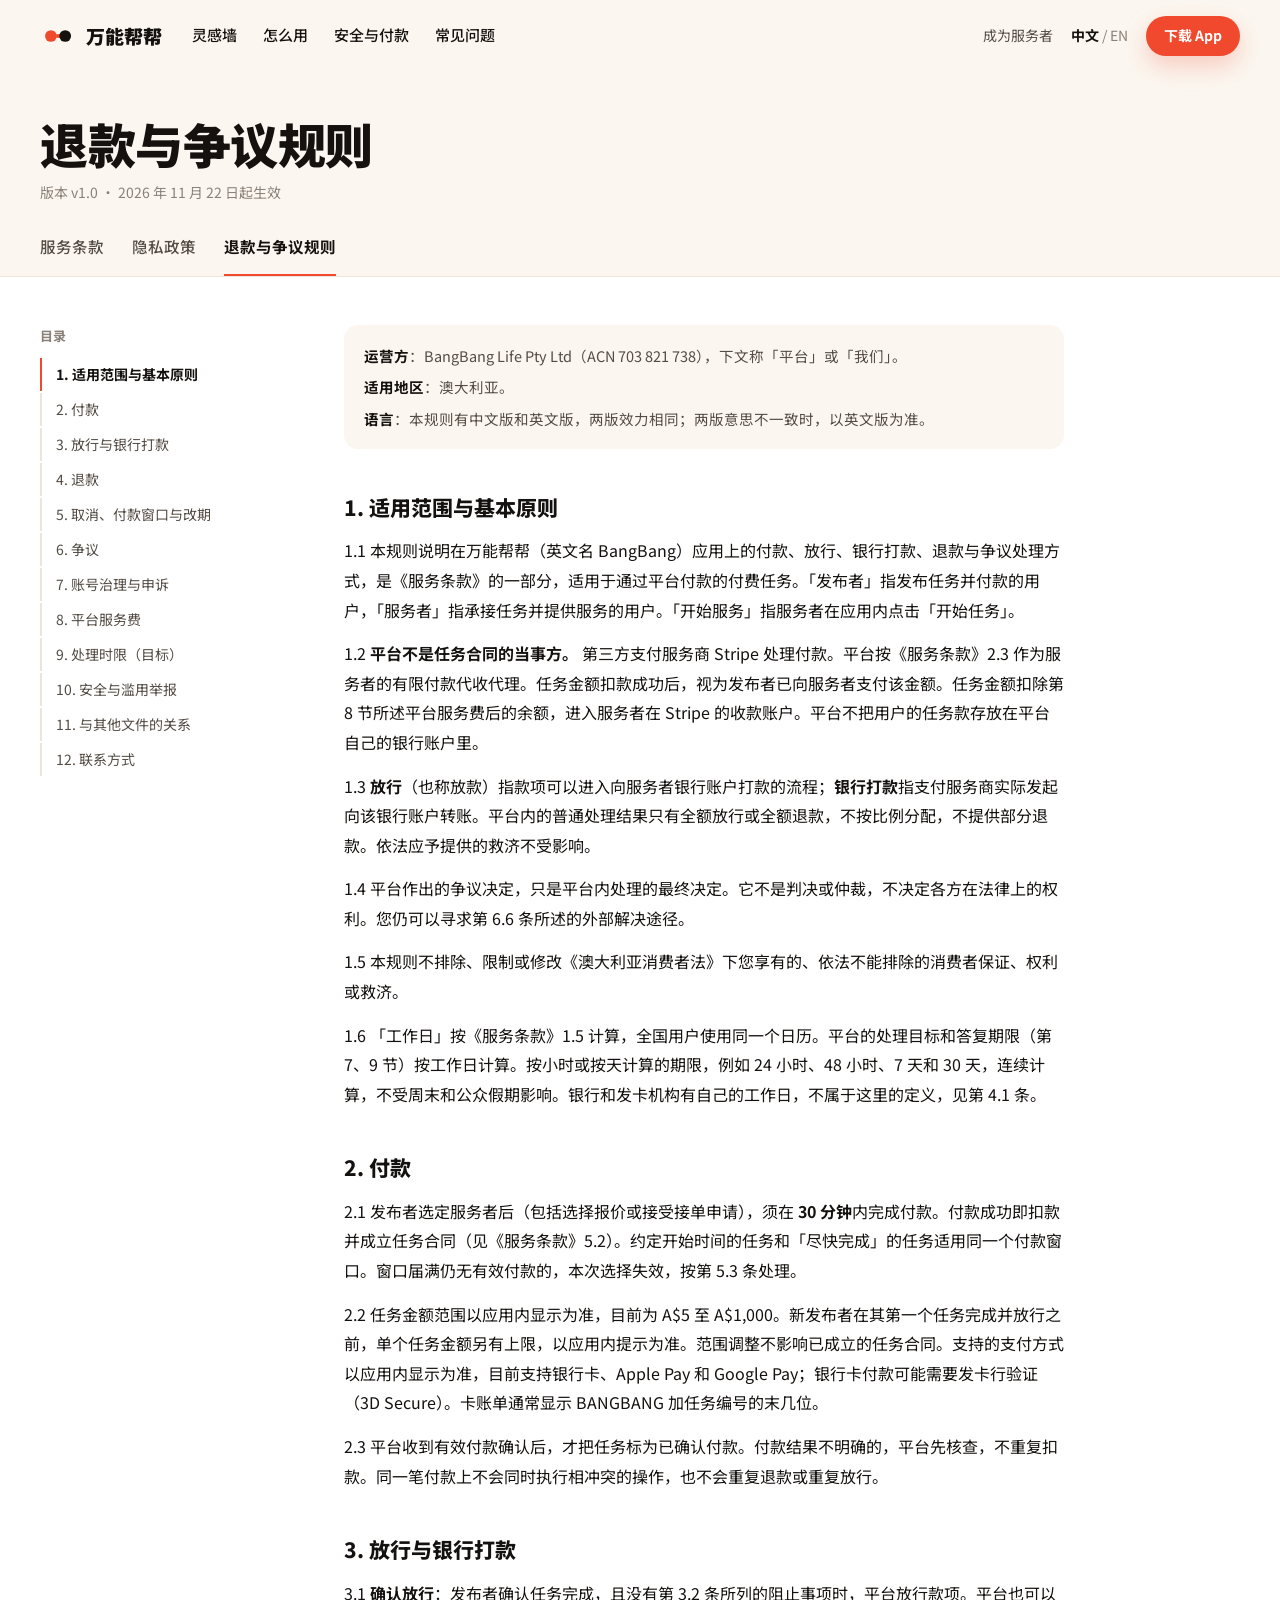
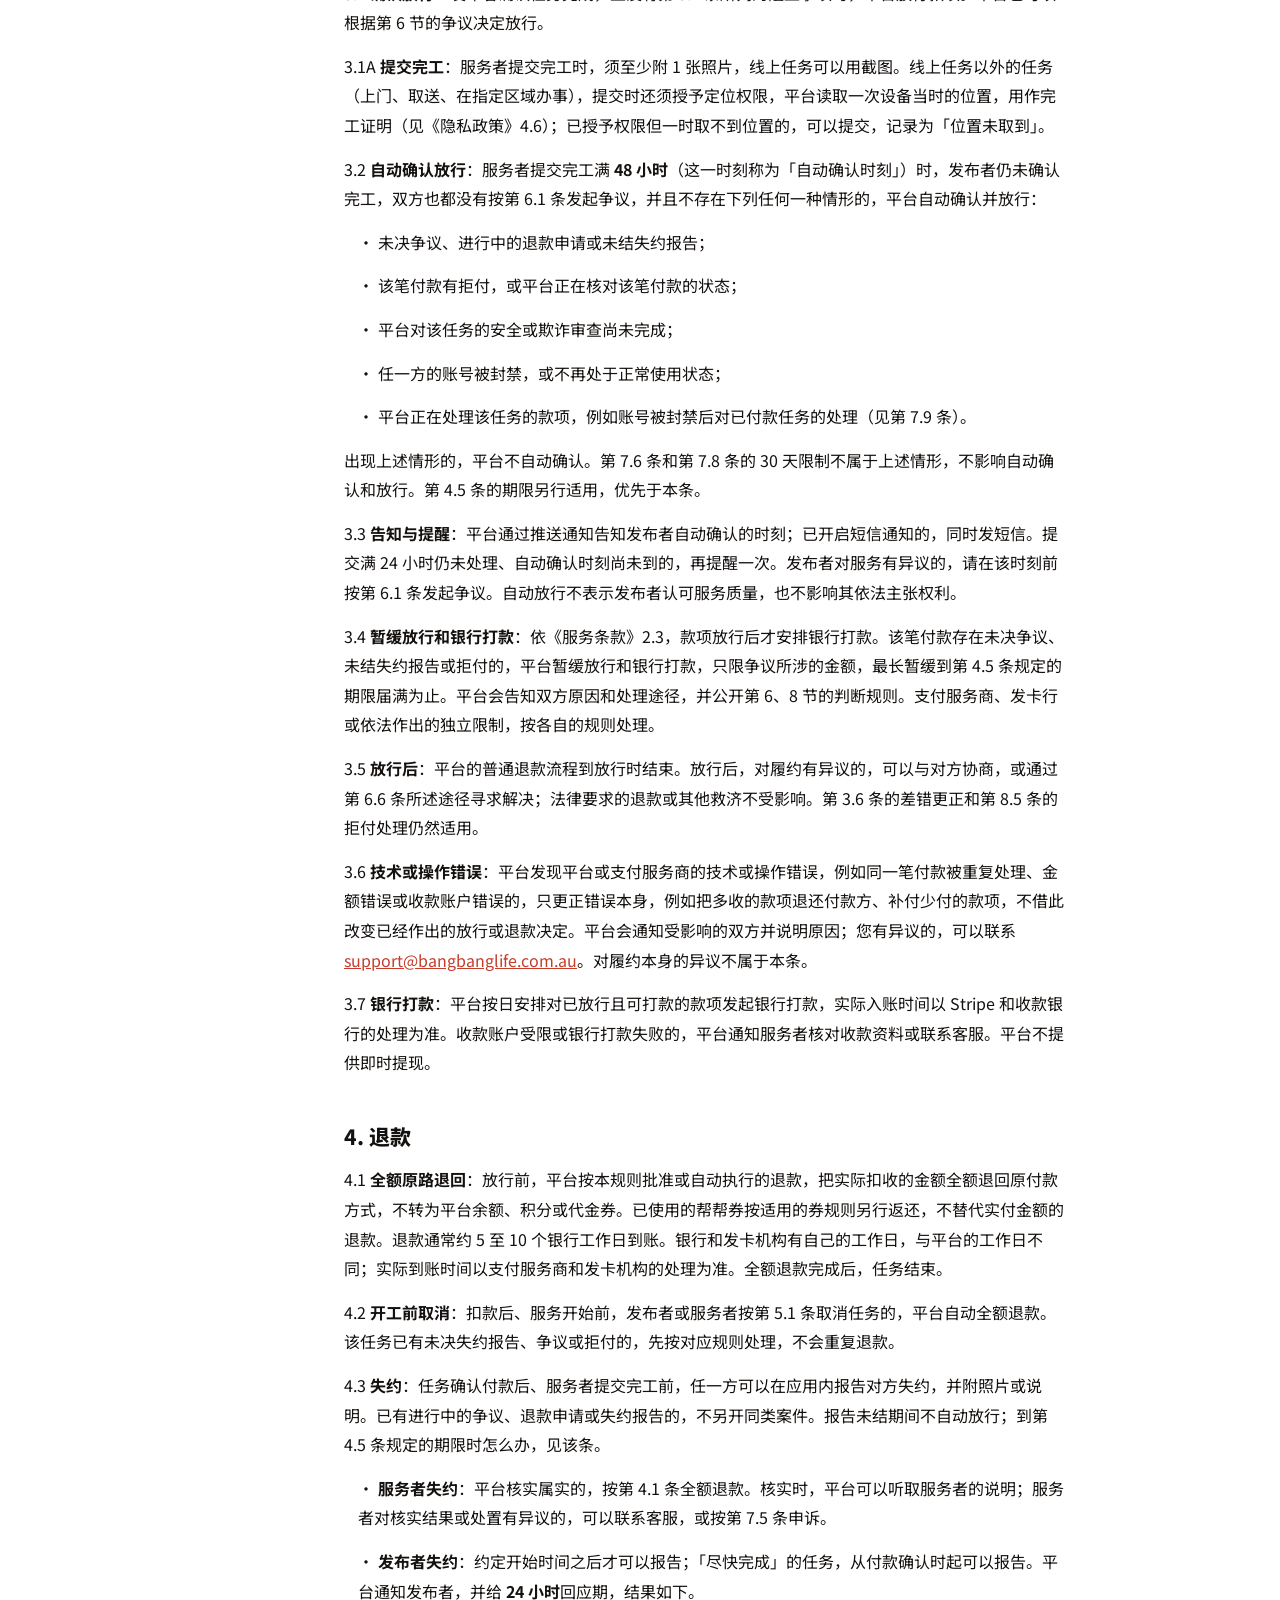
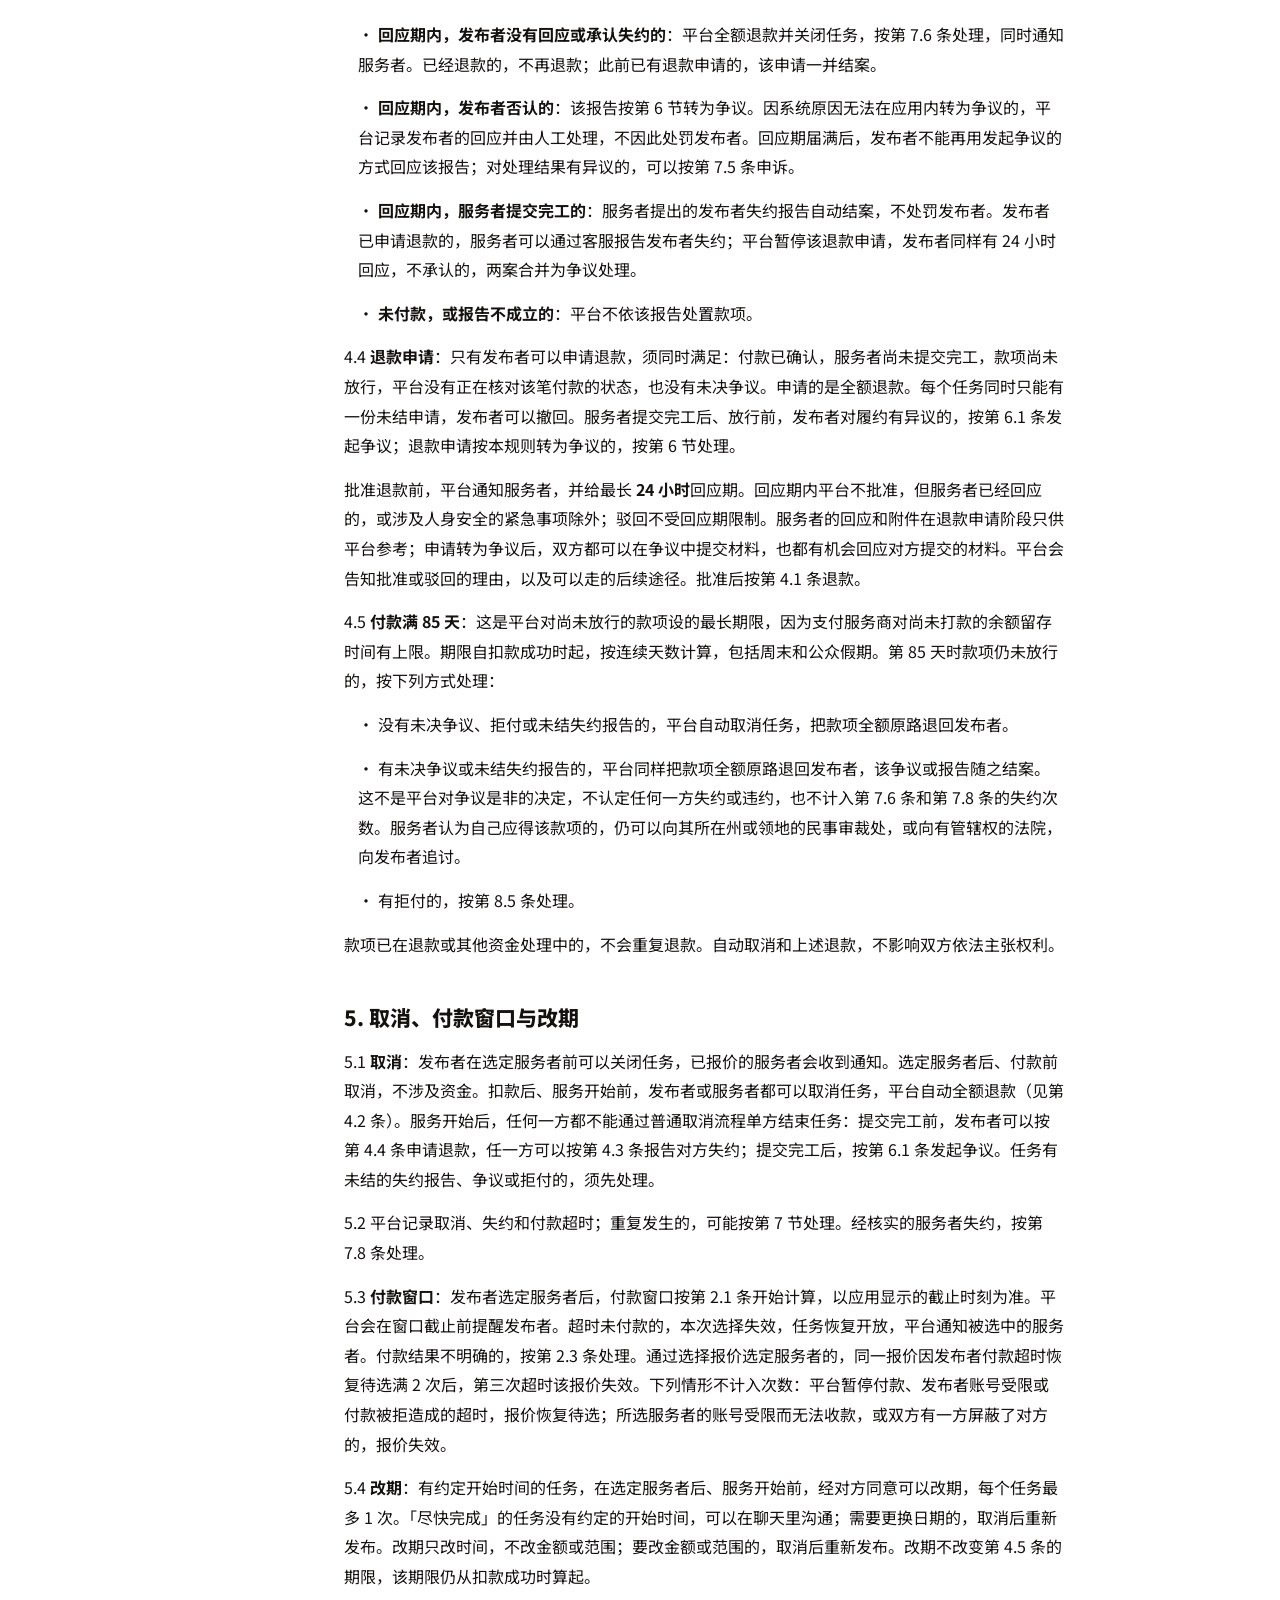
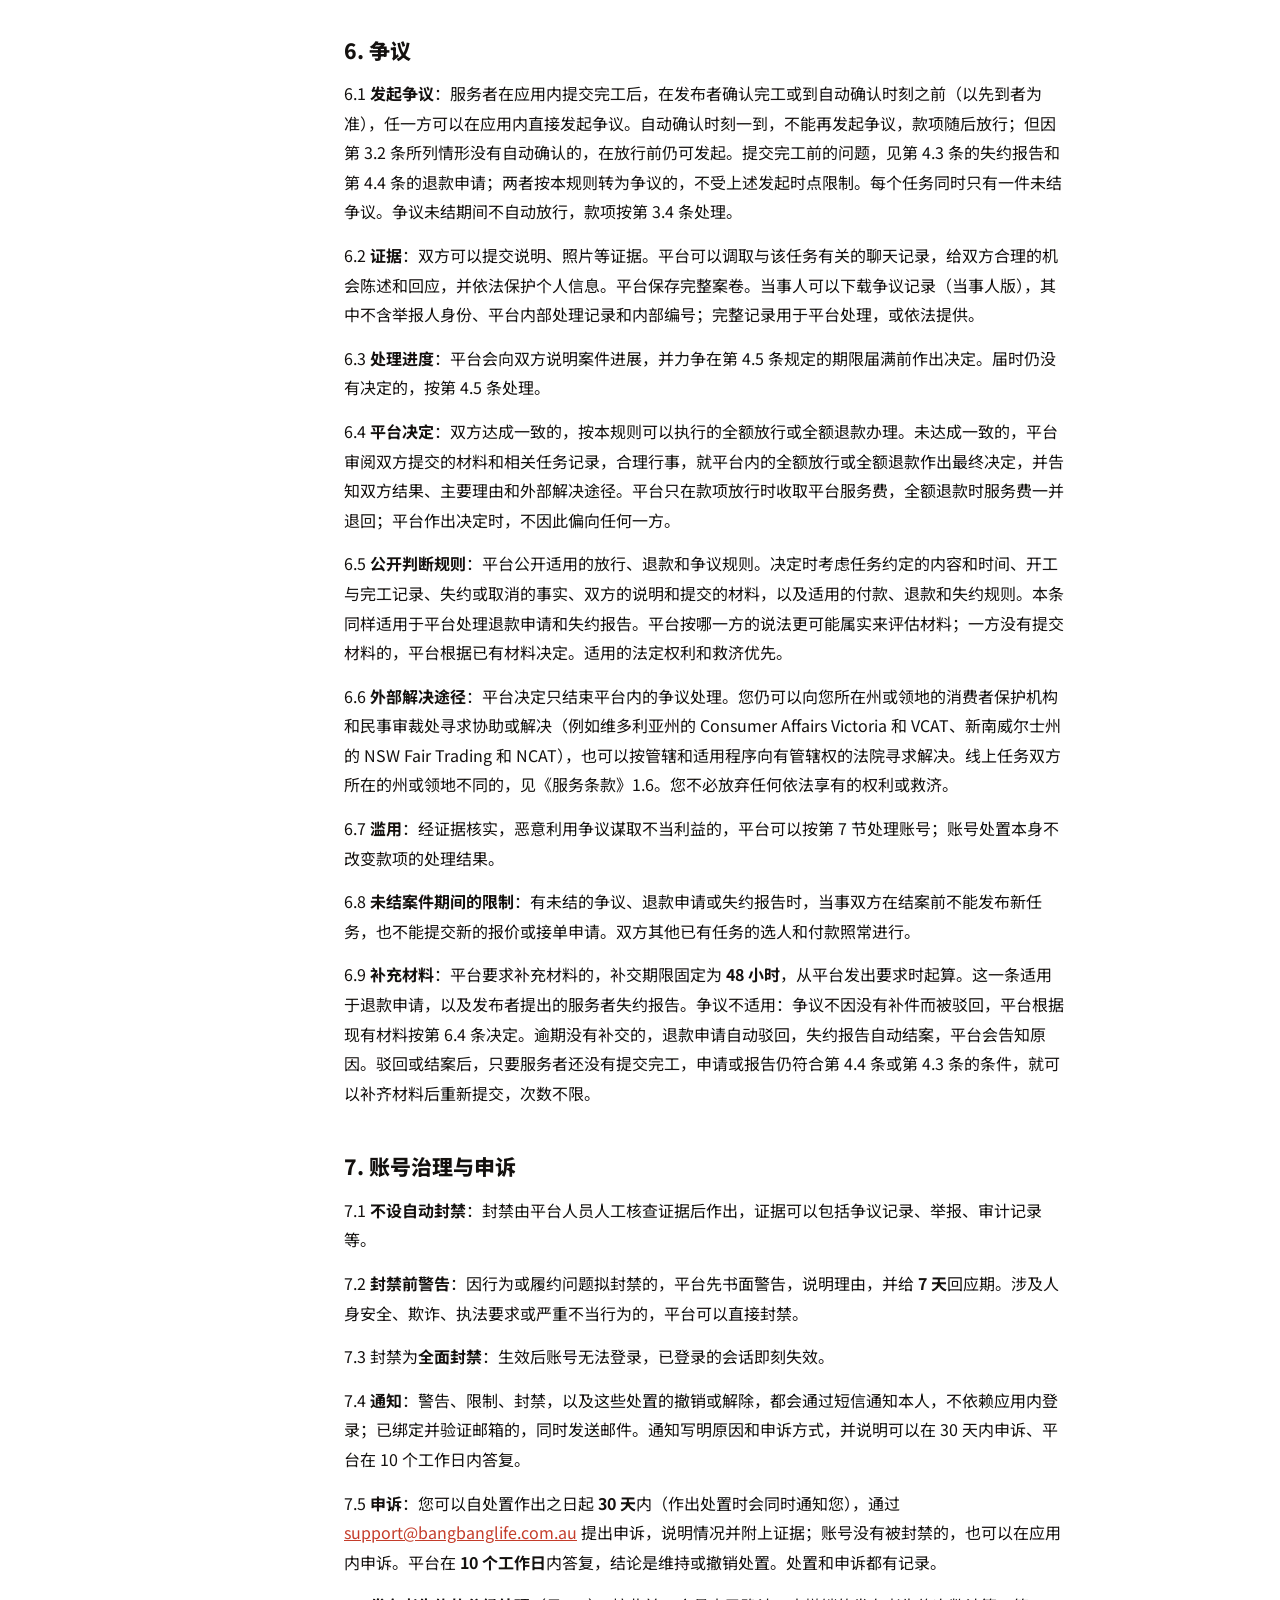
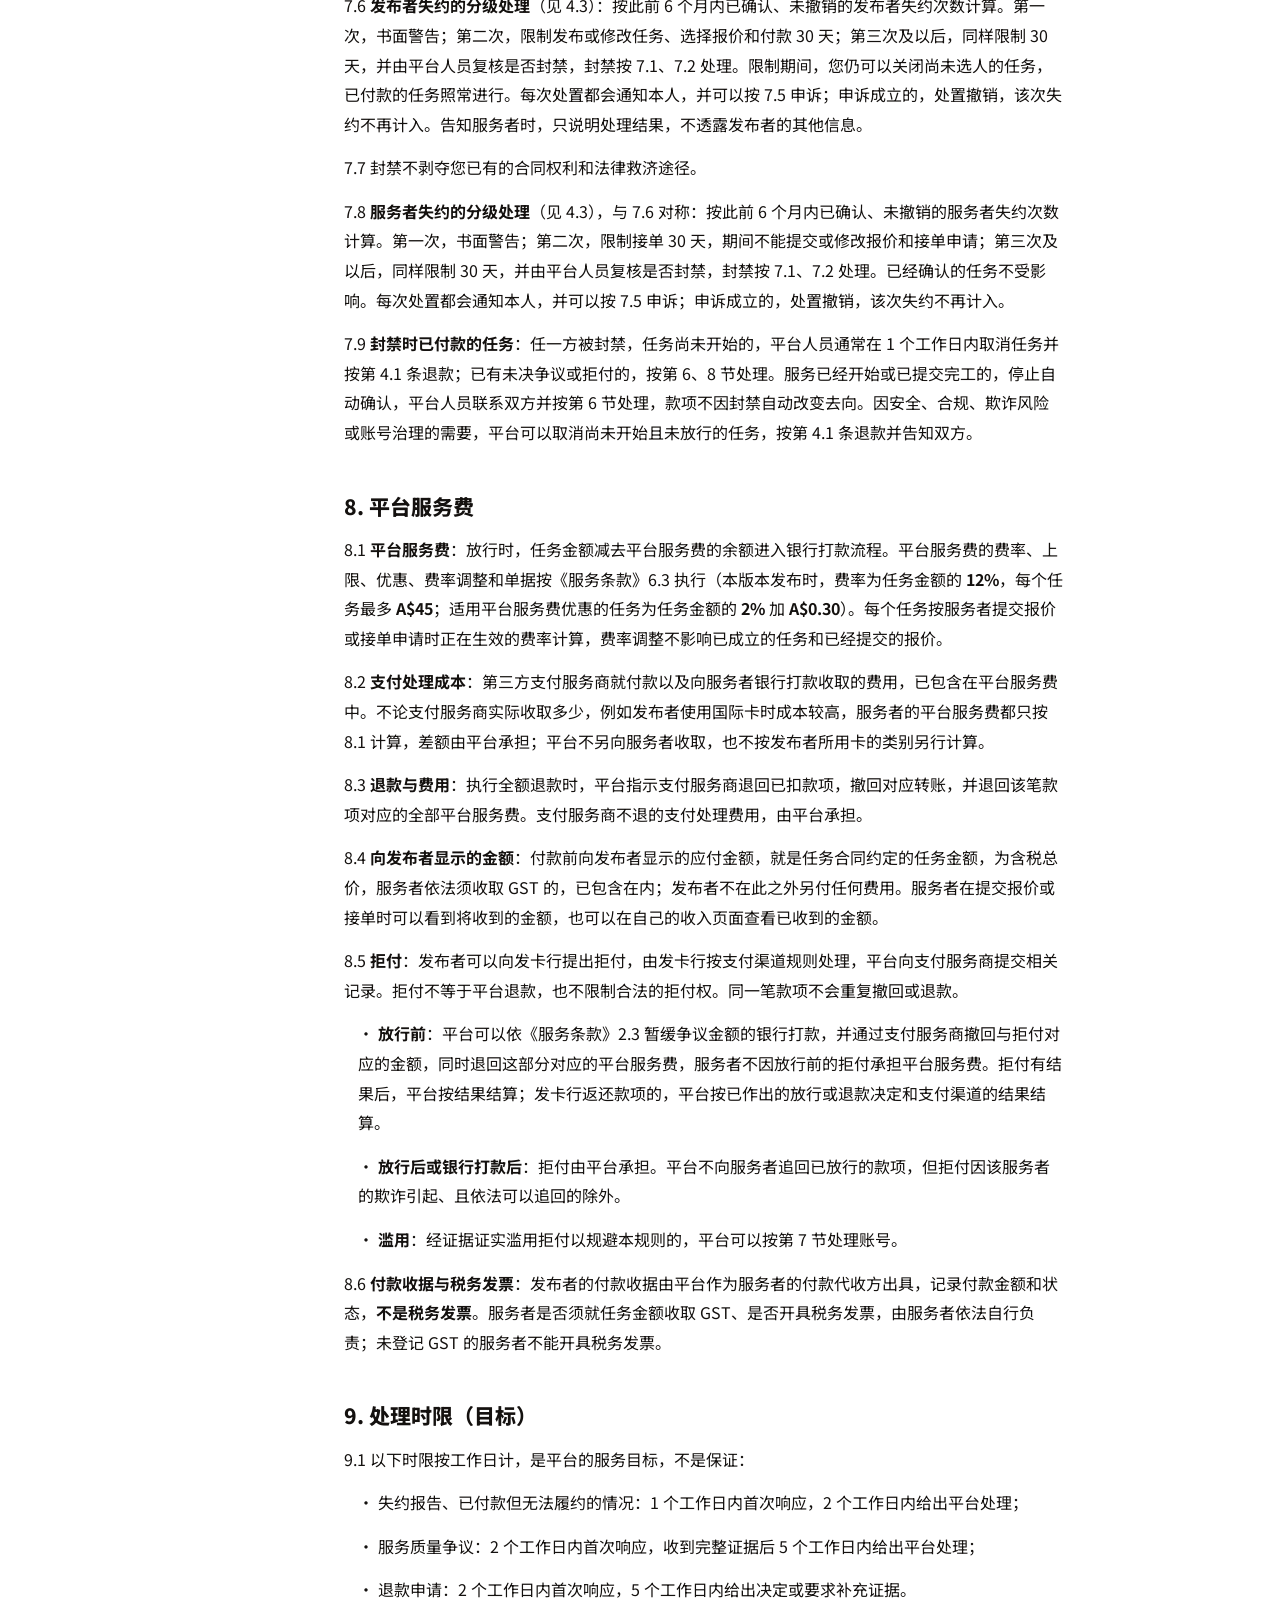
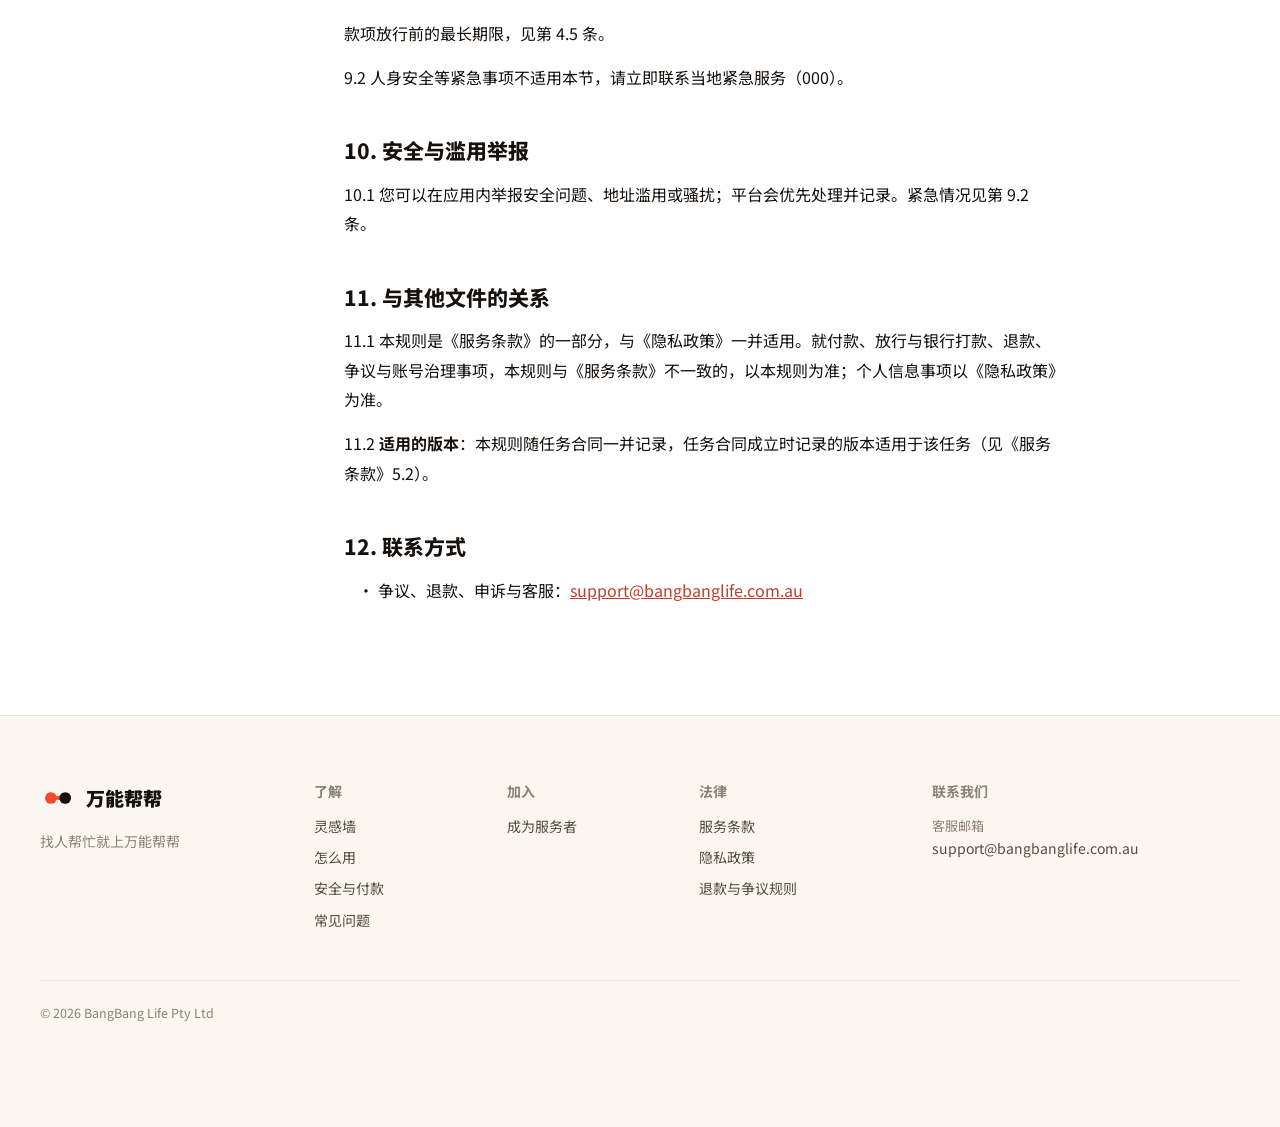
<file: zh/legal/refund/index.html>
<!doctype html>
<html lang="zh-CN">
<head>
<meta charset="utf-8">
<meta name="viewport" content="width=device-width, initial-scale=1">
<title>退款与争议规则（v1.0）· 万能帮帮</title>
<meta name="description" content="万能帮帮 退款与争议规则，v1.0">
<meta name="theme-color" content="#fbf7f0">
<link rel="icon" href="/brand/BangBangAppIcon.svg" type="image/svg+xml">
<link rel="icon" href="/brand/icon-192.png" type="image/png" sizes="192x192">
<link rel="apple-touch-icon" href="/brand/apple-touch-icon.png">
<link rel="alternate" hreflang="zh-CN" href="https://www.bangbanglife.com.au/zh/legal/refund/">
<link rel="alternate" hreflang="en" href="https://www.bangbanglife.com.au/en/legal/refund/">
<link rel="alternate" hreflang="x-default" href="https://www.bangbanglife.com.au/legal/refund/">
<link rel="canonical" href="https://www.bangbanglife.com.au/zh/legal/refund/">
<link rel="preconnect" href="https://fonts.googleapis.com">
<link rel="preconnect" href="https://fonts.gstatic.com" crossorigin>
<link rel="stylesheet" href="https://fonts.googleapis.com/css2?family=Noto+Sans+SC:wght@400;500;700;900&display=swap">
<meta property="og:type" content="website">
<meta property="og:site_name" content="万能帮帮">
<meta property="og:title" content="退款与争议规则（v1.0）· 万能帮帮">
<meta property="og:url" content="https://www.bangbanglife.com.au/zh/legal/refund/">
<meta property="og:locale" content="zh_CN">
<style>
:root{
  --ink:#14110f; --ink-2:#544c44; --ink-3:#8a8178;
  --white:#ffffff; --stage:#faeee7; --stage-2:#f4e1d6; --paper:#fbf7f0; --line:#efe4d8; --line-2:#f1d6cc;
  --coral:#f0492e; --coral-deep:#c43d2b; --coral-soft:#fff1ed;
  --night:#1a1614; --on-night:#f5efe8; --on-night-2:#a99d92;
  --f:"Noto Sans SC","PingFang SC","Hiragino Sans GB","Microsoft YaHei",system-ui,sans-serif;
  --nav-h:72px; --gut:clamp(16px,4vw,40px);
  color-scheme:light;
}
*{box-sizing:border-box}
html,body{overflow-x:clip}
body{margin:0;background:var(--white);color:var(--ink);font-family:var(--f);font-size:16px;line-height:1.65;-webkit-font-smoothing:antialiased}
img{display:block;max-width:100%}
a{color:inherit}
button{font-family:inherit}
:focus-visible{outline:2px solid var(--coral);outline-offset:3px;border-radius:8px}
.wrap{width:min(1200px,calc(100% - 2*var(--gut)));margin-inline:auto}
.sr{position:absolute;width:1px;height:1px;overflow:hidden;clip:rect(0 0 0 0);white-space:nowrap}
.btn{display:inline-flex;align-items:center;justify-content:center;gap:10px;height:50px;padding:0 24px;border-radius:999px;font-weight:700;font-size:15.5px;white-space:nowrap;cursor:pointer;border:0;text-decoration:none;transition:transform .2s,box-shadow .2s,background .2s}
.btn small{font-weight:500;font-size:12px;opacity:.8}
.btn-sm{height:40px;padding:0 18px;font-size:14px}
.btn-coral{background:var(--coral);color:#fff;box-shadow:0 10px 24px rgba(240,73,46,.25)}
.btn-coral:hover{background:var(--coral-deep)}
.btn-line{background:transparent;border:1.5px solid var(--ink);color:var(--ink)}
.nav{position:fixed;inset:0 0 auto;z-index:60;height:var(--nav-h);display:flex;align-items:center;background:rgba(250,238,231,.86);backdrop-filter:saturate(1.3) blur(14px);-webkit-backdrop-filter:saturate(1.3) blur(14px);border-bottom:1px solid transparent;transition:background .3s,border-color .3s}
.nav.sc{background:rgba(255,255,255,.9);border-bottom-color:var(--line)}
.nav .wrap{display:flex;align-items:center;gap:30px}
.brand{display:flex;align-items:center;gap:10px;font-weight:900;font-size:19px;white-space:nowrap;text-decoration:none;color:var(--ink)}
.brand svg{width:36px;height:36px;flex:none}
.logo-a{fill:var(--coral)} .logo-b{fill:var(--ink)}
.links{display:flex;gap:26px;font-size:15px;font-weight:500}
.links a{text-decoration:none}
.links a:hover{color:var(--coral)}
.nav-right{margin-left:auto;display:flex;align-items:center;gap:18px;font-size:14px}
.nav-right .sm a{text-decoration:none;color:var(--ink-2);margin-left:16px}
.nav-right .sm a:hover{color:var(--coral)}
.lang{color:var(--ink-3);white-space:nowrap} .lang b{color:var(--ink)}
.lang a{color:inherit;text-decoration:none} .lang a:hover{color:var(--coral)}
.menu-btn{display:none;width:42px;height:42px;border-radius:50%;border:1px solid var(--line);background:var(--white);color:var(--ink);cursor:pointer;place-items:center}
.menu-btn svg{width:20px;height:20px}
.drawer{position:fixed;inset:var(--nav-h) 0 auto;z-index:59;background:var(--white);border-bottom:1px solid var(--line);display:none;flex-direction:column;padding:8px var(--gut) 18px}
.drawer.open{display:flex}
.drawer a{padding:13px 0;border-bottom:1px solid var(--line);text-decoration:none;font-weight:500}
@media (max-width:1020px){.links,.nav-right .sm,.lang{display:none}.menu-btn{display:grid}}
details{border-bottom:1px solid var(--line);padding:4px 0}
summary{cursor:pointer;list-style:none;display:flex;align-items:center;justify-content:space-between;gap:16px;padding:18px 0;font-size:18px;font-weight:700}
summary::-webkit-details-marker{display:none}
summary::after{content:"";flex:none;width:12px;height:12px;border-right:2.5px solid var(--ink-3);border-bottom:2.5px solid var(--ink-3);transform:rotate(45deg) translate(-3px,-3px);transition:transform .3s}
details[open] summary::after{transform:rotate(225deg)}
details p{margin:0 0 20px;color:var(--ink-2);font-size:15.5px;line-height:1.85}
footer{background:var(--paper);color:var(--ink);padding:64px 0 40px;border-top:1px solid var(--line)}
.f-grid{display:grid;grid-template-columns:1.2fr .8fr .8fr 1fr 1.5fr;gap:28px}
footer .brand{color:var(--ink)}
.f-brand p{margin:14px 0 0;color:var(--ink-3);font-size:14px}
footer h4{margin:0 0 12px;font-size:14px;color:var(--ink-3);font-weight:700}
footer ul{list-style:none;margin:0;padding:0;display:grid;gap:8px;font-size:14px}
footer a{text-decoration:none}
footer a{color:var(--ink-2)}
footer a:hover{color:var(--coral-deep);text-decoration:underline}
.f-legal span{white-space:nowrap}
.f-k{display:block;color:var(--ink-3);font-size:13px}
.mail{display:block;white-space:nowrap}
.f-legal{display:flex;justify-content:flex-start;gap:6px 22px;flex-wrap:wrap;margin-top:48px;padding-top:22px;border-top:1px solid var(--line);font-size:12.5px;color:var(--ink-3)}
@media (max-width:900px){
  .f-grid{grid-template-columns:1fr 1fr}
  .f-brand,.f-contact{grid-column:1 / -1}
}
footer{padding-bottom:104px}
.totop{position:fixed;right:max(20px,env(safe-area-inset-right));bottom:max(20px,env(safe-area-inset-bottom));z-index:55;width:52px;height:52px;border-radius:50%;border:0;background:var(--ink);color:#fff;display:grid;place-items:center;cursor:pointer;box-shadow:0 12px 28px rgba(20,17,15,.22);opacity:0;visibility:hidden;transform:translateY(12px);transition:opacity .25s,transform .25s,visibility .25s,background .2s}
.totop.show{opacity:1;visibility:visible;transform:none}
.totop:hover{background:var(--coral)}
.totop:focus-visible{outline:3px solid var(--coral);outline-offset:3px}
.totop svg{width:22px;height:22px}
@media (max-width:900px){.totop{width:46px;height:46px;right:max(16px,env(safe-area-inset-right));bottom:max(16px,env(safe-area-inset-bottom))}}
@media (max-width:380px){
  .nav .wrap{gap:10px}
  .nav-right{gap:8px}
  .brand{gap:8px;font-size:17px}
  .brand svg{width:30px;height:30px}
  .nav .btn-sm{padding:0 12px;font-size:13.5px}
  .menu-btn{width:38px;height:38px}
}

/* ---------- 法律页（样稿 v2：页头和页尾同一种底色） ---------- */
body{background:var(--white)}
.nav,.nav.sc{background:rgba(251,247,240,.92)}
.lg-hero{background:var(--paper);border-bottom:1px solid var(--line);padding-top:var(--nav-h)}
.lg-hero .wrap{padding:44px 0 0}
.lg-hero h1{margin:0;font-weight:900;font-size:clamp(32px,4.2vw,48px);line-height:1.15;letter-spacing:-.01em}
.lg-ver{margin:10px 0 0;color:var(--ink-3);font-size:14px}
.lg-tabs{display:flex;gap:28px;margin-top:30px;overflow-x:auto;scrollbar-width:none}
.lg-tabs a{flex:none;margin-bottom:-1px;padding:0 0 14px;border-bottom:3px solid transparent;text-decoration:none;color:var(--ink-2);font-weight:500;font-size:15.5px}
.lg-tabs a[aria-current]{color:var(--ink);font-weight:700;border-bottom-color:var(--coral)}
.lg-tabs a:hover{color:var(--coral)}
.lg-main{display:grid;grid-template-columns:240px minmax(0,720px);gap:64px;padding:48px 0 96px}
.lg-toc{position:sticky;top:calc(var(--nav-h) + 28px);align-self:start;max-height:calc(100vh - var(--nav-h) - 56px);overflow:auto}
.lg-toc h2{margin:0 0 12px;font-size:13px;font-weight:700;color:var(--ink-3)}
.lg-toc ol{list-style:none;margin:0;padding:0;display:grid;gap:2px}
.lg-toc a{display:block;padding:6px 0 6px 14px;border-left:2px solid var(--line);text-decoration:none;color:var(--ink-2);font-size:14px;line-height:1.5}
.lg-toc a:hover{color:var(--coral)}
.lg-toc a.on{border-left-color:var(--coral);color:var(--ink);font-weight:700}
.lg-tocm{display:none}
.lg-body{font-size:16px;line-height:1.85;color:var(--ink);overflow-wrap:anywhere}
.lg-body p{margin:0 0 14px}
.lg-body h3{margin:44px 0 14px;font-size:21px;font-weight:800;line-height:1.4;scroll-margin-top:calc(var(--nav-h) + 20px)}
.lg-body h4{margin:28px 0 10px;font-size:17px;font-weight:700;line-height:1.5;scroll-margin-top:calc(var(--nav-h) + 20px)}
.lg-body [id]{scroll-margin-top:calc(var(--nav-h) + 20px)}
.lg-body hr{margin:36px 0 20px;border:0;border-top:1px solid var(--line)}
.lg-body em{color:var(--ink-3)}
.lg-body a{color:var(--coral-deep)}
.lg-body blockquote{margin:0 0 14px;padding:2px 0 2px 16px;border-left:3px solid var(--line-2);color:var(--ink-2)}
.lg-body .legal-list-item{padding-left:14px}
.lg-meta{padding:18px 20px;margin-bottom:8px;border-radius:14px;background:var(--paper);font-size:14.5px;line-height:1.75;color:var(--ink-2)}
.lg-meta p{margin:0 0 6px}
.lg-meta p:last-child{margin:0}
.lg-meta strong{color:var(--ink)}
@media (max-width:900px){
  .lg-hero .wrap{padding-top:28px}
  .lg-tabs{gap:22px;margin-top:22px}
  .lg-tabs a{font-size:15px}
  .lg-main{grid-template-columns:minmax(0,1fr);gap:0;padding:24px 0 72px}
  .lg-toc{display:none}
  .lg-tocm{display:block;margin:0 0 22px;padding:0;border:1px solid var(--line);border-radius:14px;background:var(--white)}
  .lg-tocm summary{padding:14px 18px 14px 16px;font-size:15px}
  .lg-tocm ol{list-style:none;margin:0;padding:0 16px 10px}
  .lg-tocm a{display:block;padding:10px 0;border-top:1px solid var(--line);text-decoration:none;color:var(--ink-2);font-size:14.5px}
  .lg-body{font-size:15.5px}
  .lg-body h3{margin:36px 0 12px;font-size:19px}
  .lg-meta{padding:14px 16px;font-size:14px}
}
</style>
</head>
<body><header class="nav" id="nav">
  <div class="wrap">
    <a class="brand" href="/zh/#top" aria-label="万能帮帮首页"><svg viewBox="0 0 100 100" aria-hidden="true"><rect class="logo-a" x="45" y="44.8" width="10.3" height="10.4"/><circle class="logo-a" cx="30.3" cy="50" r="16.3"/><circle class="logo-b" cx="70" cy="50" r="16.3"/></svg>万能帮帮</a>
    <nav class="links" aria-label="主导航"><a href="/zh/#world">灵感墙</a><a href="/zh/#how">怎么用</a><a href="/zh/#safety">安全与付款</a><a href="/zh/#faq">常见问题</a></nav>
    <div class="nav-right">
      <span class="sm"><a href="/zh/#provider">成为服务者</a></span>
      <span class="lang"><b>中文</b> / <a href="/en/legal/refund/" lang="en">EN</a></span>
      <a class="btn btn-sm btn-coral" href="/zh/#top">下载 App</a>
      <button class="menu-btn" id="menuBtn" type="button" aria-label="打开菜单" aria-expanded="false"><svg viewBox="0 0 24 24" aria-hidden="true"><path d="M4 7h16M4 12h16M4 17h16" stroke="currentColor" stroke-width="2" stroke-linecap="round"/></svg></button>
    </div>
  </div>
</header>
<nav class="drawer" id="drawer" aria-label="菜单"><a href="/zh/#world">灵感墙</a><a href="/zh/#how">怎么用</a><a href="/zh/#safety">安全与付款</a><a href="/zh/#faq">常见问题</a><a href="/zh/#provider">成为服务者</a><a href="/zh/#top">下载 App</a><a href="/en/legal/refund/" lang="en">English</a></nav>
<main>
<section class="lg-hero"><div class="wrap">
<h1>退款与争议规则</h1>
<p class="lg-ver">版本 v1.0 · 2026 年 11 月 22 日起生效</p>
<nav class="lg-tabs" aria-label="法律文件"><a href="/zh/legal/terms/">服务条款</a><a href="/zh/legal/privacy/">隐私政策</a><a href="/zh/legal/refund/" aria-current="page">退款与争议规则</a></nav>
</div></section>
<div class="wrap lg-main">
<aside class="lg-toc" aria-label="目录"><h2>目录</h2><ol><li><a href="#s1">1. 适用范围与基本原则</a></li><li><a href="#s2">2. 付款</a></li><li><a href="#s3">3. 放行与银行打款</a></li><li><a href="#s4">4. 退款</a></li><li><a href="#s5">5. 取消、付款窗口与改期</a></li><li><a href="#s6">6. 争议</a></li><li><a href="#s7">7. 账号治理与申诉</a></li><li><a href="#s8">8. 平台服务费</a></li><li><a href="#s9">9. 处理时限（目标）</a></li><li><a href="#s10">10. 安全与滥用举报</a></li><li><a href="#s11">11. 与其他文件的关系</a></li><li><a href="#s12">12. 联系方式</a></li></ol></aside>
<div class="lg-col">
<details class="lg-tocm"><summary>目录</summary><ol><li><a href="#s1">1. 适用范围与基本原则</a></li><li><a href="#s2">2. 付款</a></li><li><a href="#s3">3. 放行与银行打款</a></li><li><a href="#s4">4. 退款</a></li><li><a href="#s5">5. 取消、付款窗口与改期</a></li><li><a href="#s6">6. 争议</a></li><li><a href="#s7">7. 账号治理与申诉</a></li><li><a href="#s8">8. 平台服务费</a></li><li><a href="#s9">9. 处理时限（目标）</a></li><li><a href="#s10">10. 安全与滥用举报</a></li><li><a href="#s11">11. 与其他文件的关系</a></li><li><a href="#s12">12. 联系方式</a></li></ol></details>

<article class="lg-body" lang="zh-CN"><div class="lg-meta"><p><span><strong>运营方</strong></span><span>：BangBang Life Pty Ltd（ACN 703 821 738），下文称「平台」或「我们」。</span></p><p><span><strong>适用地区</strong></span><span>：澳大利亚。</span></p><p><span><strong>语言</strong></span><span>：本规则有中文版和英文版，两版效力相同；两版意思不一致时，以英文版为准。</span></p></div><h3 id="s1"><span>1. 适用范围与基本原则</span></h3><p id="s1-1"><span>1.1 本规则说明在万能帮帮（英文名 BangBang）应用上的付款、放行、银行打款、退款与争议处理方式，是《服务条款》的一部分，适用于通过平台付款的付费任务。「发布者」指发布任务并付款的用户，「服务者」指承接任务并提供服务的用户。「开始服务」指服务者在应用内点击「开始任务」。</span></p><p id="s1-2"><span>1.2 </span><span><strong>平台不是任务合同的当事方。</strong></span><span> 第三方支付服务商 Stripe 处理付款。平台按《服务条款》2.3 作为服务者的有限付款代收代理。任务金额扣款成功后，视为发布者已向服务者支付该金额。任务金额扣除第 8 节所述平台服务费后的余额，进入服务者在 Stripe 的收款账户。平台不把用户的任务款存放在平台自己的银行账户里。</span></p><p id="s1-3"><span>1.3 </span><span><strong>放行</strong></span><span>（也称放款）指款项可以进入向服务者银行账户打款的流程；</span><span><strong>银行打款</strong></span><span>指支付服务商实际发起向该银行账户转账。平台内的普通处理结果只有全额放行或全额退款，不按比例分配，不提供部分退款。依法应予提供的救济不受影响。</span></p><p id="s1-4"><span>1.4 平台作出的争议决定，只是平台内处理的最终决定。它不是判决或仲裁，不决定各方在法律上的权利。您仍可以寻求第 6.6 条所述的外部解决途径。</span></p><p id="s1-5"><span>1.5 本规则不排除、限制或修改《澳大利亚消费者法》下您享有的、依法不能排除的消费者保证、权利或救济。</span></p><p id="s1-6"><span>1.6 「工作日」按《服务条款》1.5 计算，全国用户使用同一个日历。平台的处理目标和答复期限（第 7、9 节）按工作日计算。按小时或按天计算的期限，例如 24 小时、48 小时、7 天和 30 天，连续计算，不受周末和公众假期影响。银行和发卡机构有自己的工作日，不属于这里的定义，见第 4.1 条。</span></p><h3 id="s2"><span>2. 付款</span></h3><p id="s2-1"><span>2.1 发布者选定服务者后（包括选择报价或接受接单申请），须在 </span><span><strong>30 分钟</strong></span><span>内完成付款。付款成功即扣款并成立任务合同（见《服务条款》5.2）。约定开始时间的任务和「尽快完成」的任务适用同一个付款窗口。窗口届满仍无有效付款的，本次选择失效，按第 5.3 条处理。</span></p><p id="s2-2"><span>2.2 任务金额范围以应用内显示为准，目前为 A$5 至 A$1,000。新发布者在其第一个任务完成并放行之前，单个任务金额另有上限，以应用内提示为准。范围调整不影响已成立的任务合同。支持的支付方式以应用内显示为准，目前支持银行卡、Apple Pay 和 Google Pay；银行卡付款可能需要发卡行验证（3D Secure）。卡账单通常显示 BANGBANG 加任务编号的末几位。</span></p><p id="s2-3"><span>2.3 平台收到有效付款确认后，才把任务标为已确认付款。付款结果不明确的，平台先核查，不重复扣款。同一笔付款上不会同时执行相冲突的操作，也不会重复退款或重复放行。</span></p><h3 id="s3"><span>3. 放行与银行打款</span></h3><p id="s3-1"><span>3.1 </span><span><strong>确认放行</strong></span><span>：发布者确认任务完成，且没有第 3.2 条所列的阻止事项时，平台放行款项。平台也可以根据第 6 节的争议决定放行。</span></p><p><span>3.1A </span><span><strong>提交完工</strong></span><span>：服务者提交完工时，须至少附 1 张照片，线上任务可以用截图。线上任务以外的任务（上门、取送、在指定区域办事），提交时还须授予定位权限，平台读取一次设备当时的位置，用作完工证明（见《隐私政策》4.6）；已授予权限但一时取不到位置的，可以提交，记录为「位置未取到」。</span></p><p id="s3-2"><span>3.2 </span><span><strong>自动确认放行</strong></span><span>：服务者提交完工满 </span><span><strong>48 小时</strong></span><span>（这一时刻称为「自动确认时刻」）时，发布者仍未确认完工，双方也都没有按第 6.1 条发起争议，并且不存在下列任何一种情形的，平台自动确认并放行：</span></p><p class="legal-list-item">· <span>未决争议、进行中的退款申请或未结失约报告；</span></p><p class="legal-list-item">· <span>该笔付款有拒付，或平台正在核对该笔付款的状态；</span></p><p class="legal-list-item">· <span>平台对该任务的安全或欺诈审查尚未完成；</span></p><p class="legal-list-item">· <span>任一方的账号被封禁，或不再处于正常使用状态；</span></p><p class="legal-list-item">· <span>平台正在处理该任务的款项，例如账号被封禁后对已付款任务的处理（见第 7.9 条）。</span></p><p><span>出现上述情形的，平台不自动确认。第 7.6 条和第 7.8 条的 30 天限制不属于上述情形，不影响自动确认和放行。第 4.5 条的期限另行适用，优先于本条。</span></p><p id="s3-3"><span>3.3 </span><span><strong>告知与提醒</strong></span><span>：平台通过推送通知告知发布者自动确认的时刻；已开启短信通知的，同时发短信。提交满 24 小时仍未处理、自动确认时刻尚未到的，再提醒一次。发布者对服务有异议的，请在该时刻前按第 6.1 条发起争议。自动放行不表示发布者认可服务质量，也不影响其依法主张权利。</span></p><p id="s3-4"><span>3.4 </span><span><strong>暂缓放行和银行打款</strong></span><span>：依《服务条款》2.3，款项放行后才安排银行打款。该笔付款存在未决争议、未结失约报告或拒付的，平台暂缓放行和银行打款，只限争议所涉的金额，最长暂缓到第 4.5 条规定的期限届满为止。平台会告知双方原因和处理途径，并公开第 6、8 节的判断规则。支付服务商、发卡行或依法作出的独立限制，按各自的规则处理。</span></p><p id="s3-5"><span>3.5 </span><span><strong>放行后</strong></span><span>：平台的普通退款流程到放行时结束。放行后，对履约有异议的，可以与对方协商，或通过第 6.6 条所述途径寻求解决；法律要求的退款或其他救济不受影响。第 3.6 条的差错更正和第 8.5 条的拒付处理仍然适用。</span></p><p id="s3-6"><span>3.6 </span><span><strong>技术或操作错误</strong></span><span>：平台发现平台或支付服务商的技术或操作错误，例如同一笔付款被重复处理、金额错误或收款账户错误的，只更正错误本身，例如把多收的款项退还付款方、补付少付的款项，不借此改变已经作出的放行或退款决定。平台会通知受影响的双方并说明原因；您有异议的，可以联系 <a href="mailto:support@bangbanglife.com.au">support@bangbanglife.com.au</a>。对履约本身的异议不属于本条。</span></p><p id="s3-7"><span>3.7 </span><span><strong>银行打款</strong></span><span>：平台按日安排对已放行且可打款的款项发起银行打款，实际入账时间以 Stripe 和收款银行的处理为准。收款账户受限或银行打款失败的，平台通知服务者核对收款资料或联系客服。平台不提供即时提现。</span></p><h3 id="s4"><span>4. 退款</span></h3><p id="s4-1"><span>4.1 </span><span><strong>全额原路退回</strong></span><span>：放行前，平台按本规则批准或自动执行的退款，把实际扣收的金额全额退回原付款方式，不转为平台余额、积分或代金券。已使用的帮帮券按适用的券规则另行返还，不替代实付金额的退款。退款通常约 5 至 10 个银行工作日到账。银行和发卡机构有自己的工作日，与平台的工作日不同；实际到账时间以支付服务商和发卡机构的处理为准。全额退款完成后，任务结束。</span></p><p id="s4-2"><span>4.2 </span><span><strong>开工前取消</strong></span><span>：扣款后、服务开始前，发布者或服务者按第 5.1 条取消任务的，平台自动全额退款。该任务已有未决失约报告、争议或拒付的，先按对应规则处理，不会重复退款。</span></p><p id="s4-3"><span>4.3 </span><span><strong>失约</strong></span><span>：任务确认付款后、服务者提交完工前，任一方可以在应用内报告对方失约，并附照片或说明。已有进行中的争议、退款申请或失约报告的，不另开同类案件。报告未结期间不自动放行；到第 4.5 条规定的期限时怎么办，见该条。</span></p><p class="legal-list-item">· <span><strong>服务者失约</strong></span><span>：平台核实属实的，按第 4.1 条全额退款。核实时，平台可以听取服务者的说明；服务者对核实结果或处置有异议的，可以联系客服，或按第 7.5 条申诉。</span></p><p class="legal-list-item">· <span><strong>发布者失约</strong></span><span>：约定开始时间之后才可以报告；「尽快完成」的任务，从付款确认时起可以报告。平台通知发布者，并给 </span><span><strong>24 小时</strong></span><span>回应期，结果如下。</span></p><p class="legal-list-item">· <span><strong>回应期内，发布者没有回应或承认失约的</strong></span><span>：平台全额退款并关闭任务，按第 7.6 条处理，同时通知服务者。已经退款的，不再退款；此前已有退款申请的，该申请一并结案。</span></p><p class="legal-list-item">· <span><strong>回应期内，发布者否认的</strong></span><span>：该报告按第 6 节转为争议。因系统原因无法在应用内转为争议的，平台记录发布者的回应并由人工处理，不因此处罚发布者。回应期届满后，发布者不能再用发起争议的方式回应该报告；对处理结果有异议的，可以按第 7.5 条申诉。</span></p><p class="legal-list-item">· <span><strong>回应期内，服务者提交完工的</strong></span><span>：服务者提出的发布者失约报告自动结案，不处罚发布者。发布者已申请退款的，服务者可以通过客服报告发布者失约；平台暂停该退款申请，发布者同样有 24 小时回应，不承认的，两案合并为争议处理。</span></p><p class="legal-list-item">· <span><strong>未付款，或报告不成立的</strong></span><span>：平台不依该报告处置款项。</span></p><p id="s4-4"><span>4.4 </span><span><strong>退款申请</strong></span><span>：只有发布者可以申请退款，须同时满足：付款已确认，服务者尚未提交完工，款项尚未放行，平台没有正在核对该笔付款的状态，也没有未决争议。申请的是全额退款。每个任务同时只能有一份未结申请，发布者可以撤回。服务者提交完工后、放行前，发布者对履约有异议的，按第 6.1 条发起争议；退款申请按本规则转为争议的，按第 6 节处理。</span></p><p><span>批准退款前，平台通知服务者，并给最长 </span><span><strong>24 小时</strong></span><span>回应期。回应期内平台不批准，但服务者已经回应的，或涉及人身安全的紧急事项除外；驳回不受回应期限制。服务者的回应和附件在退款申请阶段只供平台参考；申请转为争议后，双方都可以在争议中提交材料，也都有机会回应对方提交的材料。平台会告知批准或驳回的理由，以及可以走的后续途径。批准后按第 4.1 条退款。</span></p><p id="s4-5"><span>4.5 </span><span><strong>付款满 85 天</strong></span><span>：这是平台对尚未放行的款项设的最长期限，因为支付服务商对尚未打款的余额留存时间有上限。期限自扣款成功时起，按连续天数计算，包括周末和公众假期。第 85 天时款项仍未放行的，按下列方式处理：</span></p><p class="legal-list-item">· <span>没有未决争议、拒付或未结失约报告的，平台自动取消任务，把款项全额原路退回发布者。</span></p><p class="legal-list-item">· <span>有未决争议或未结失约报告的，平台同样把款项全额原路退回发布者，该争议或报告随之结案。这不是平台对争议是非的决定，不认定任何一方失约或违约，也不计入第 7.6 条和第 7.8 条的失约次数。服务者认为自己应得该款项的，仍可以向其所在州或领地的民事审裁处，或向有管辖权的法院，向发布者追讨。</span></p><p class="legal-list-item">· <span>有拒付的，按第 8.5 条处理。</span></p><p><span>款项已在退款或其他资金处理中的，不会重复退款。自动取消和上述退款，不影响双方依法主张权利。</span></p><h3 id="s5"><span>5. 取消、付款窗口与改期</span></h3><p id="s5-1"><span>5.1 </span><span><strong>取消</strong></span><span>：发布者在选定服务者前可以关闭任务，已报价的服务者会收到通知。选定服务者后、付款前取消，不涉及资金。扣款后、服务开始前，发布者或服务者都可以取消任务，平台自动全额退款（见第 4.2 条）。服务开始后，任何一方都不能通过普通取消流程单方结束任务：提交完工前，发布者可以按第 4.4 条申请退款，任一方可以按第 4.3 条报告对方失约；提交完工后，按第 6.1 条发起争议。任务有未结的失约报告、争议或拒付的，须先处理。</span></p><p id="s5-2"><span>5.2 平台记录取消、失约和付款超时；重复发生的，可能按第 7 节处理。经核实的服务者失约，按第 7.8 条处理。</span></p><p id="s5-3"><span>5.3 </span><span><strong>付款窗口</strong></span><span>：发布者选定服务者后，付款窗口按第 2.1 条开始计算，以应用显示的截止时刻为准。平台会在窗口截止前提醒发布者。超时未付款的，本次选择失效，任务恢复开放，平台通知被选中的服务者。付款结果不明确的，按第 2.3 条处理。通过选择报价选定服务者的，同一报价因发布者付款超时恢复待选满 2 次后，第三次超时该报价失效。下列情形不计入次数：平台暂停付款、发布者账号受限或付款被拒造成的超时，报价恢复待选；所选服务者的账号受限而无法收款，或双方有一方屏蔽了对方的，报价失效。</span></p><p id="s5-4"><span>5.4 </span><span><strong>改期</strong></span><span>：有约定开始时间的任务，在选定服务者后、服务开始前，经对方同意可以改期，每个任务最多 1 次。「尽快完成」的任务没有约定的开始时间，可以在聊天里沟通；需要更换日期的，取消后重新发布。改期只改时间，不改金额或范围；要改金额或范围的，取消后重新发布。改期不改变第 4.5 条的期限，该期限仍从扣款成功时算起。</span></p><h3 id="s6"><span>6. 争议</span></h3><p id="s6-1"><span>6.1 </span><span><strong>发起争议</strong></span><span>：服务者在应用内提交完工后，在发布者确认完工或到自动确认时刻之前（以先到者为准），任一方可以在应用内直接发起争议。自动确认时刻一到，不能再发起争议，款项随后放行；但因第 3.2 条所列情形没有自动确认的，在放行前仍可发起。提交完工前的问题，见第 4.3 条的失约报告和第 4.4 条的退款申请；两者按本规则转为争议的，不受上述发起时点限制。每个任务同时只有一件未结争议。争议未结期间不自动放行，款项按第 3.4 条处理。</span></p><p id="s6-2"><span>6.2 </span><span><strong>证据</strong></span><span>：双方可以提交说明、照片等证据。平台可以调取与该任务有关的聊天记录，给双方合理的机会陈述和回应，并依法保护个人信息。平台保存完整案卷。当事人可以下载争议记录（当事人版），其中不含举报人身份、平台内部处理记录和内部编号；完整记录用于平台处理，或依法提供。</span></p><p id="s6-3"><span>6.3 </span><span><strong>处理进度</strong></span><span>：平台会向双方说明案件进展，并力争在第 4.5 条规定的期限届满前作出决定。届时仍没有决定的，按第 4.5 条处理。</span></p><p id="s6-4"><span>6.4 </span><span><strong>平台决定</strong></span><span>：双方达成一致的，按本规则可以执行的全额放行或全额退款办理。未达成一致的，平台审阅双方提交的材料和相关任务记录，合理行事，就平台内的全额放行或全额退款作出最终决定，并告知双方结果、主要理由和外部解决途径。平台只在款项放行时收取平台服务费，全额退款时服务费一并退回；平台作出决定时，不因此偏向任何一方。</span></p><p id="s6-5"><span>6.5 </span><span><strong>公开判断规则</strong></span><span>：平台公开适用的放行、退款和争议规则。决定时考虑任务约定的内容和时间、开工与完工记录、失约或取消的事实、双方的说明和提交的材料，以及适用的付款、退款和失约规则。本条同样适用于平台处理退款申请和失约报告。平台按哪一方的说法更可能属实来评估材料；一方没有提交材料的，平台根据已有材料决定。适用的法定权利和救济优先。</span></p><p id="s6-6"><span>6.6 </span><span><strong>外部解决途径</strong></span><span>：平台决定只结束平台内的争议处理。您仍可以向您所在州或领地的消费者保护机构和民事审裁处寻求协助或解决（例如维多利亚州的 Consumer Affairs Victoria 和 VCAT、新南威尔士州的 NSW Fair Trading 和 NCAT），也可以按管辖和适用程序向有管辖权的法院寻求解决。线上任务双方所在的州或领地不同的，见《服务条款》1.6。您不必放弃任何依法享有的权利或救济。</span></p><p id="s6-7"><span>6.7 </span><span><strong>滥用</strong></span><span>：经证据核实，恶意利用争议谋取不当利益的，平台可以按第 7 节处理账号；账号处置本身不改变款项的处理结果。</span></p><p id="s6-8"><span>6.8 </span><span><strong>未结案件期间的限制</strong></span><span>：有未结的争议、退款申请或失约报告时，当事双方在结案前不能发布新任务，也不能提交新的报价或接单申请。双方其他已有任务的选人和付款照常进行。</span></p><p id="s6-9"><span>6.9 </span><span><strong>补充材料</strong></span><span>：平台要求补充材料的，补交期限固定为 </span><span><strong>48 小时</strong></span><span>，从平台发出要求时起算。这一条适用于退款申请，以及发布者提出的服务者失约报告。争议不适用：争议不因没有补件而被驳回，平台根据现有材料按第 6.4 条决定。逾期没有补交的，退款申请自动驳回，失约报告自动结案，平台会告知原因。驳回或结案后，只要服务者还没有提交完工，申请或报告仍符合第 4.4 条或第 4.3 条的条件，就可以补齐材料后重新提交，次数不限。</span></p><h3 id="s7"><span>7. 账号治理与申诉</span></h3><p id="s7-1"><span>7.1 </span><span><strong>不设自动封禁</strong></span><span>：封禁由平台人员人工核查证据后作出，证据可以包括争议记录、举报、审计记录等。</span></p><p id="s7-2"><span>7.2 </span><span><strong>封禁前警告</strong></span><span>：因行为或履约问题拟封禁的，平台先书面警告，说明理由，并给 </span><span><strong>7 天</strong></span><span>回应期。涉及人身安全、欺诈、执法要求或严重不当行为的，平台可以直接封禁。</span></p><p id="s7-3"><span>7.3 封禁为</span><span><strong>全面封禁</strong></span><span>：生效后账号无法登录，已登录的会话即刻失效。</span></p><p id="s7-4"><span>7.4 </span><span><strong>通知</strong></span><span>：警告、限制、封禁，以及这些处置的撤销或解除，都会通过短信通知本人，不依赖应用内登录；已绑定并验证邮箱的，同时发送邮件。通知写明原因和申诉方式，并说明可以在 30 天内申诉、平台在 10 个工作日内答复。</span></p><p id="s7-5"><span>7.5 </span><span><strong>申诉</strong></span><span>：您可以自处置作出之日起 </span><span><strong>30 天</strong></span><span>内（作出处置时会同时通知您），通过 <a href="mailto:support@bangbanglife.com.au">support@bangbanglife.com.au</a> 提出申诉，说明情况并附上证据；账号没有被封禁的，也可以在应用内申诉。平台在 </span><span><strong>10 个工作日</strong></span><span>内答复，结论是维持或撤销处置。处置和申诉都有记录。</span></p><p id="s7-6"><span>7.6 </span><span><strong>发布者失约的分级处理</strong></span><span>（见 4.3）：按此前 6 个月内已确认、未撤销的发布者失约次数计算。第一次，书面警告；第二次，限制发布或修改任务、选择报价和付款 30 天；第三次及以后，同样限制 30 天，并由平台人员复核是否封禁，封禁按 7.1、7.2 处理。限制期间，您仍可以关闭尚未选人的任务，已付款的任务照常进行。每次处置都会通知本人，并可以按 7.5 申诉；申诉成立的，处置撤销，该次失约不再计入。告知服务者时，只说明处理结果，不透露发布者的其他信息。</span></p><p id="s7-7"><span>7.7 封禁不剥夺您已有的合同权利和法律救济途径。</span></p><p id="s7-8"><span>7.8 </span><span><strong>服务者失约的分级处理</strong></span><span>（见 4.3），与 7.6 对称：按此前 6 个月内已确认、未撤销的服务者失约次数计算。第一次，书面警告；第二次，限制接单 30 天，期间不能提交或修改报价和接单申请；第三次及以后，同样限制 30 天，并由平台人员复核是否封禁，封禁按 7.1、7.2 处理。已经确认的任务不受影响。每次处置都会通知本人，并可以按 7.5 申诉；申诉成立的，处置撤销，该次失约不再计入。</span></p><p id="s7-9"><span>7.9 </span><span><strong>封禁时已付款的任务</strong></span><span>：任一方被封禁，任务尚未开始的，平台人员通常在 1 个工作日内取消任务并按第 4.1 条退款；已有未决争议或拒付的，按第 6、8 节处理。服务已经开始或已提交完工的，停止自动确认，平台人员联系双方并按第 6 节处理，款项不因封禁自动改变去向。因安全、合规、欺诈风险或账号治理的需要，平台可以取消尚未开始且未放行的任务，按第 4.1 条退款并告知双方。</span></p><h3 id="s8"><span>8. 平台服务费</span></h3><p id="s8-1"><span>8.1 </span><span><strong>平台服务费</strong></span><span>：放行时，任务金额减去平台服务费的余额进入银行打款流程。平台服务费的费率、上限、优惠、费率调整和单据按《服务条款》6.3 执行（本版本发布时，费率为任务金额的 </span><span><strong>12%</strong></span><span>，每个任务最多 </span><span><strong>A$45</strong></span><span>；适用平台服务费优惠的任务为任务金额的 </span><span><strong>2%</strong></span><span> 加 </span><span><strong>A$0.30</strong></span><span>）。每个任务按服务者提交报价或接单申请时正在生效的费率计算，费率调整不影响已成立的任务和已经提交的报价。</span></p><p id="s8-2"><span>8.2 </span><span><strong>支付处理成本</strong></span><span>：第三方支付服务商就付款以及向服务者银行打款收取的费用，已包含在平台服务费中。不论支付服务商实际收取多少，例如发布者使用国际卡时成本较高，服务者的平台服务费都只按 8.1 计算，差额由平台承担；平台不另向服务者收取，也不按发布者所用卡的类别另行计算。</span></p><p id="s8-3"><span>8.3 </span><span><strong>退款与费用</strong></span><span>：执行全额退款时，平台指示支付服务商退回已扣款项，撤回对应转账，并退回该笔款项对应的全部平台服务费。支付服务商不退的支付处理费用，由平台承担。</span></p><p id="s8-4"><span>8.4 </span><span><strong>向发布者显示的金额</strong></span><span>：付款前向发布者显示的应付金额，就是任务合同约定的任务金额，为含税总价，服务者依法须收取 GST 的，已包含在内；发布者不在此之外另付任何费用。服务者在提交报价或接单时可以看到将收到的金额，也可以在自己的收入页面查看已收到的金额。</span></p><p id="s8-5"><span>8.5 </span><span><strong>拒付</strong></span><span>：发布者可以向发卡行提出拒付，由发卡行按支付渠道规则处理，平台向支付服务商提交相关记录。拒付不等于平台退款，也不限制合法的拒付权。同一笔款项不会重复撤回或退款。</span></p><p class="legal-list-item">· <span><strong>放行前</strong></span><span>：平台可以依《服务条款》2.3 暂缓争议金额的银行打款，并通过支付服务商撤回与拒付对应的金额，同时退回这部分对应的平台服务费，服务者不因放行前的拒付承担平台服务费。拒付有结果后，平台按结果结算；发卡行返还款项的，平台按已作出的放行或退款决定和支付渠道的结果结算。</span></p><p class="legal-list-item">· <span><strong>放行后或银行打款后</strong></span><span>：拒付由平台承担。平台不向服务者追回已放行的款项，但拒付因该服务者的欺诈引起、且依法可以追回的除外。</span></p><p class="legal-list-item">· <span><strong>滥用</strong></span><span>：经证据证实滥用拒付以规避本规则的，平台可以按第 7 节处理账号。</span></p><p id="s8-6"><span>8.6 </span><span><strong>付款收据与税务发票</strong></span><span>：发布者的付款收据由平台作为服务者的付款代收方出具，记录付款金额和状态，</span><span><strong>不是税务发票</strong></span><span>。服务者是否须就任务金额收取 GST、是否开具税务发票，由服务者依法自行负责；未登记 GST 的服务者不能开具税务发票。</span></p><h3 id="s9"><span>9. 处理时限（目标）</span></h3><p id="s9-1"><span>9.1 以下时限按工作日计，是平台的服务目标，不是保证：</span></p><p class="legal-list-item">· <span>失约报告、已付款但无法履约的情况：1 个工作日内首次响应，2 个工作日内给出平台处理；</span></p><p class="legal-list-item">· <span>服务质量争议：2 个工作日内首次响应，收到完整证据后 5 个工作日内给出平台处理；</span></p><p class="legal-list-item">· <span>退款申请：2 个工作日内首次响应，5 个工作日内给出决定或要求补充证据。</span></p><p><span>款项放行前的最长期限，见第 4.5 条。</span></p><p id="s9-2"><span>9.2 人身安全等紧急事项不适用本节，请立即联系当地紧急服务（000）。</span></p><h3 id="s10"><span>10. 安全与滥用举报</span></h3><p id="s10-1"><span>10.1 您可以在应用内举报安全问题、地址滥用或骚扰；平台会优先处理并记录。紧急情况见第 9.2 条。</span></p><h3 id="s11"><span>11. 与其他文件的关系</span></h3><p id="s11-1"><span>11.1 本规则是《服务条款》的一部分，与《隐私政策》一并适用。就付款、放行与银行打款、退款、争议与账号治理事项，本规则与《服务条款》不一致的，以本规则为准；个人信息事项以《隐私政策》为准。</span></p><p id="s11-2"><span>11.2 </span><span><strong>适用的版本</strong></span><span>：本规则随任务合同一并记录，任务合同成立时记录的版本适用于该任务（见《服务条款》5.2）。</span></p><h3 id="s12"><span>12. 联系方式</span></h3><p class="legal-list-item">· <span>争议、退款、申诉与客服：<a href="mailto:support@bangbanglife.com.au">support@bangbanglife.com.au</a></span></p></article>
</div>
</div>
</main>
<footer id="footer">
  <div class="wrap">
    <div class="f-grid">
      <div class="f-brand"><a class="brand" href="/zh/#top"><svg viewBox="0 0 100 100" aria-hidden="true"><rect class="logo-a" x="45" y="44.8" width="10.3" height="10.4"/><circle class="logo-a" cx="30.3" cy="50" r="16.3"/><circle class="logo-b" cx="70" cy="50" r="16.3"/></svg>万能帮帮</a><p>找人帮忙就上万能帮帮</p></div>
      <div><h4>了解</h4><ul><li><a href="/zh/#world">灵感墙</a></li><li><a href="/zh/#how">怎么用</a></li><li><a href="/zh/#safety">安全与付款</a></li><li><a href="/zh/#faq">常见问题</a></li></ul></div>
      <div><h4>加入</h4><ul><li><a href="/zh/#provider">成为服务者</a></li></ul></div>
      <div><h4>法律</h4><ul><li><a href="/zh/legal/terms/">服务条款</a></li><li><a href="/zh/legal/privacy/">隐私政策</a></li><li><a href="/zh/legal/refund/">退款与争议规则</a></li></ul></div>
      <div class="f-contact"><h4>联系我们</h4><ul><li><span class="f-k">客服邮箱</span><a class="mail" href="mailto:support@bangbanglife.com.au">support@bangbanglife.com.au</a></li></ul></div>
    </div>
    <div class="f-legal"><span>© 2026 BangBang Life Pty Ltd</span></div>
  </div>
</footer>
<button class="totop" id="toTop" type="button" aria-label="回到顶部"><svg viewBox="0 0 24 24" aria-hidden="true"><path d="M12 19V5M5.5 11.5 12 5l6.5 6.5" fill="none" stroke="currentColor" stroke-width="2.4" stroke-linecap="round" stroke-linejoin="round"/></svg></button>
<script>(function(){
  var nav=document.getElementById('nav'),top=document.getElementById('toTop');
  function onS(){var y=window.scrollY;nav.classList.toggle('sc',y>8);top.classList.toggle('show',y>900)}
  addEventListener('scroll',onS,{passive:true});onS();
  top.addEventListener('click',function(){window.scrollTo({top:0,behavior:'smooth'})});
  var btn=document.getElementById('menuBtn'),dr=document.getElementById('drawer');
  if(btn&&dr)btn.addEventListener('click',function(){var o=dr.classList.toggle('open');btn.setAttribute('aria-expanded',o)});
  var links=[].slice.call(document.querySelectorAll('.lg-toc a'));
  var hs=links.map(function(a){return document.querySelector(a.getAttribute('href'))});
  function spy(){if(!hs.length)return;var cur=0;for(var i=0;i<hs.length;i++){if(hs[i]&&hs[i].getBoundingClientRect().top<120)cur=i}if(innerHeight+scrollY>=document.documentElement.scrollHeight-4)cur=hs.length-1;links.forEach(function(a,i){a.classList.toggle('on',i===cur)})}
  addEventListener('scroll',spy,{passive:true});spy();
  [].forEach.call(document.querySelectorAll('.lg-tocm a'),function(a){a.addEventListener('click',function(){a.closest('details').open=false})});
})();</script></body>
</html>
</file>
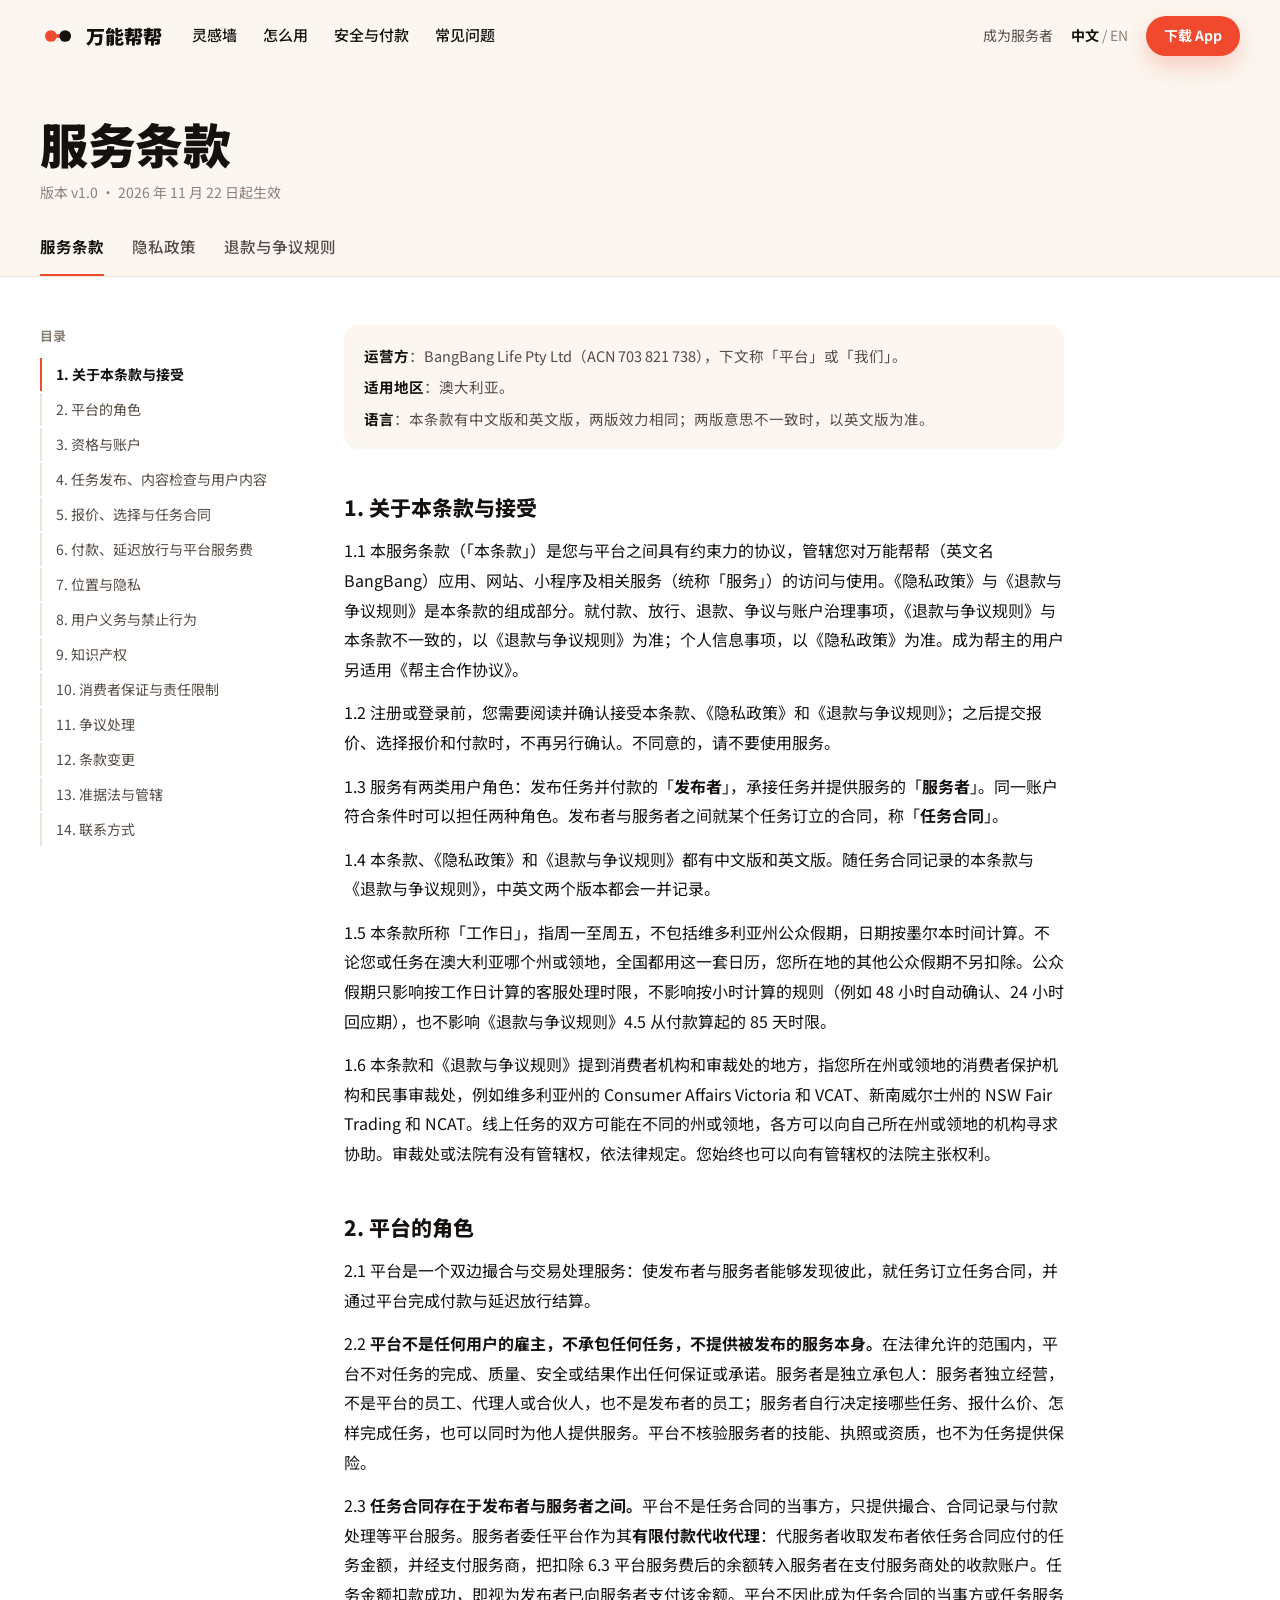
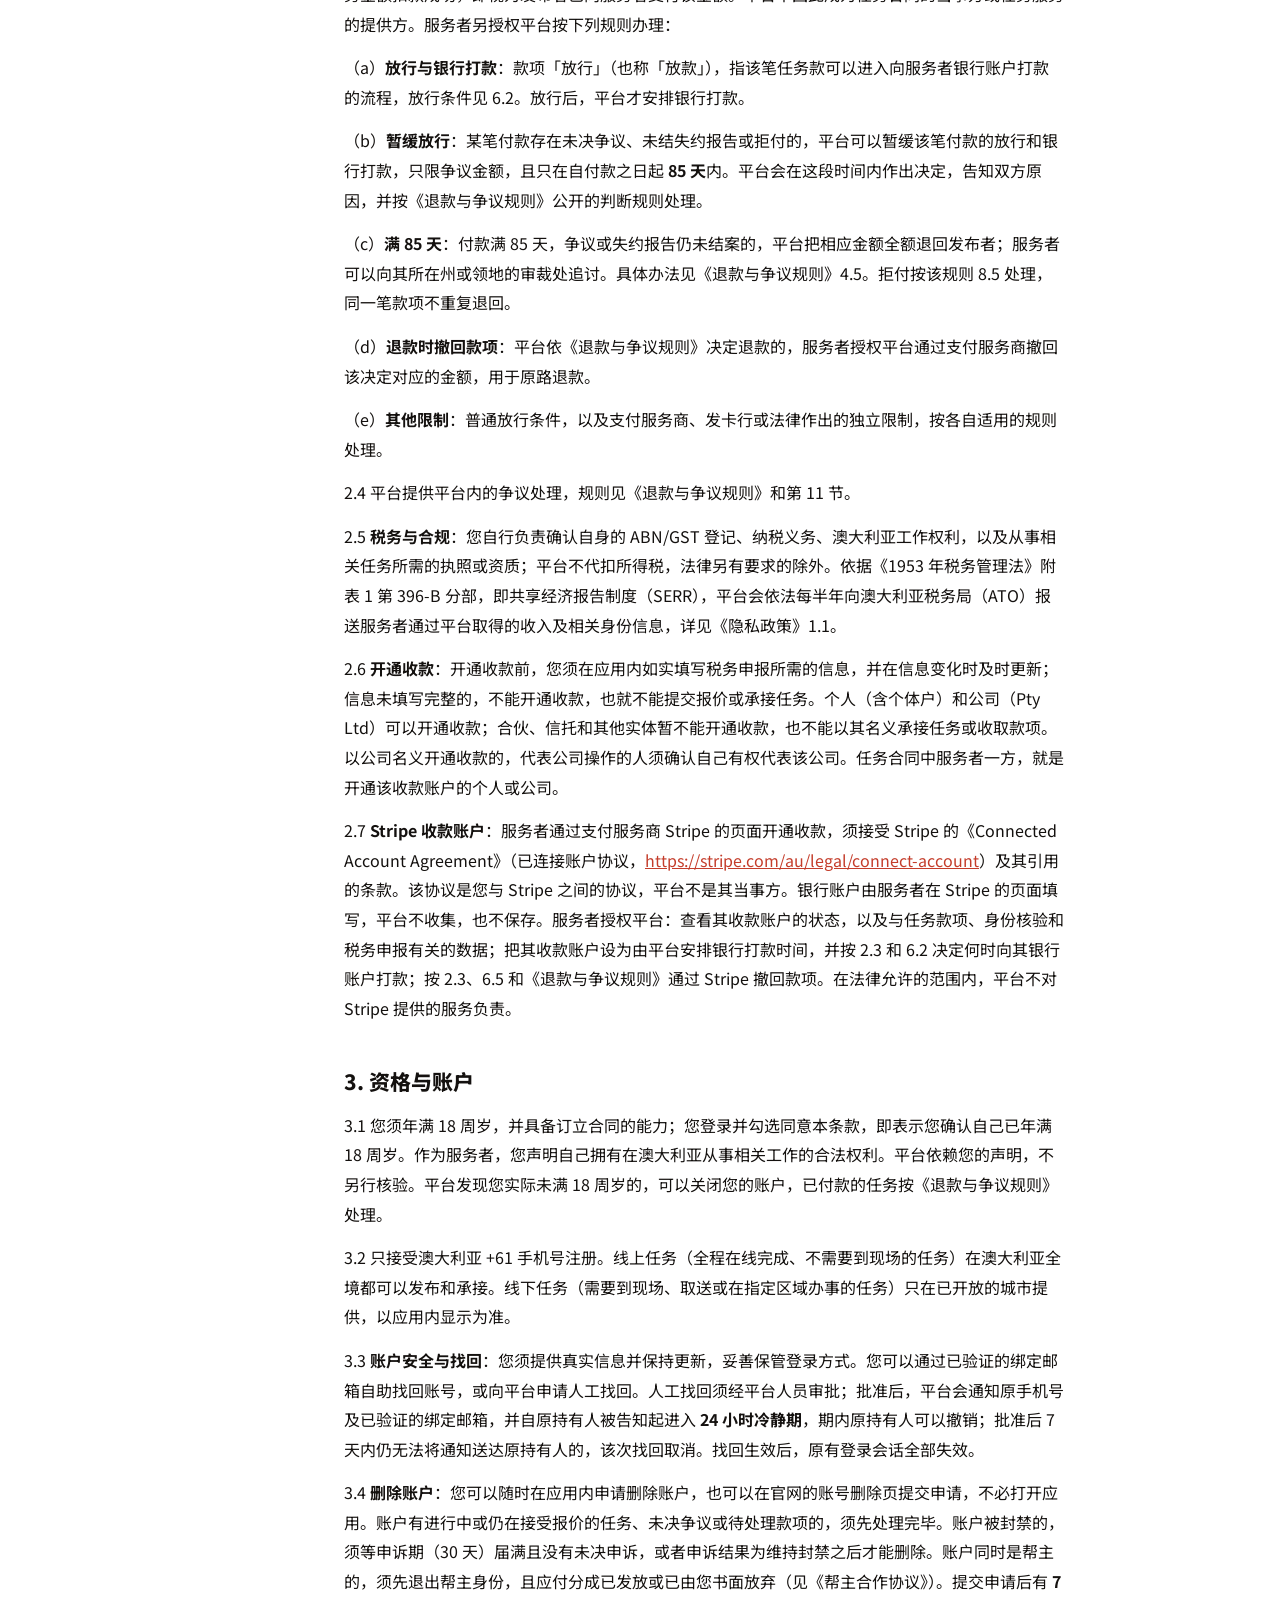
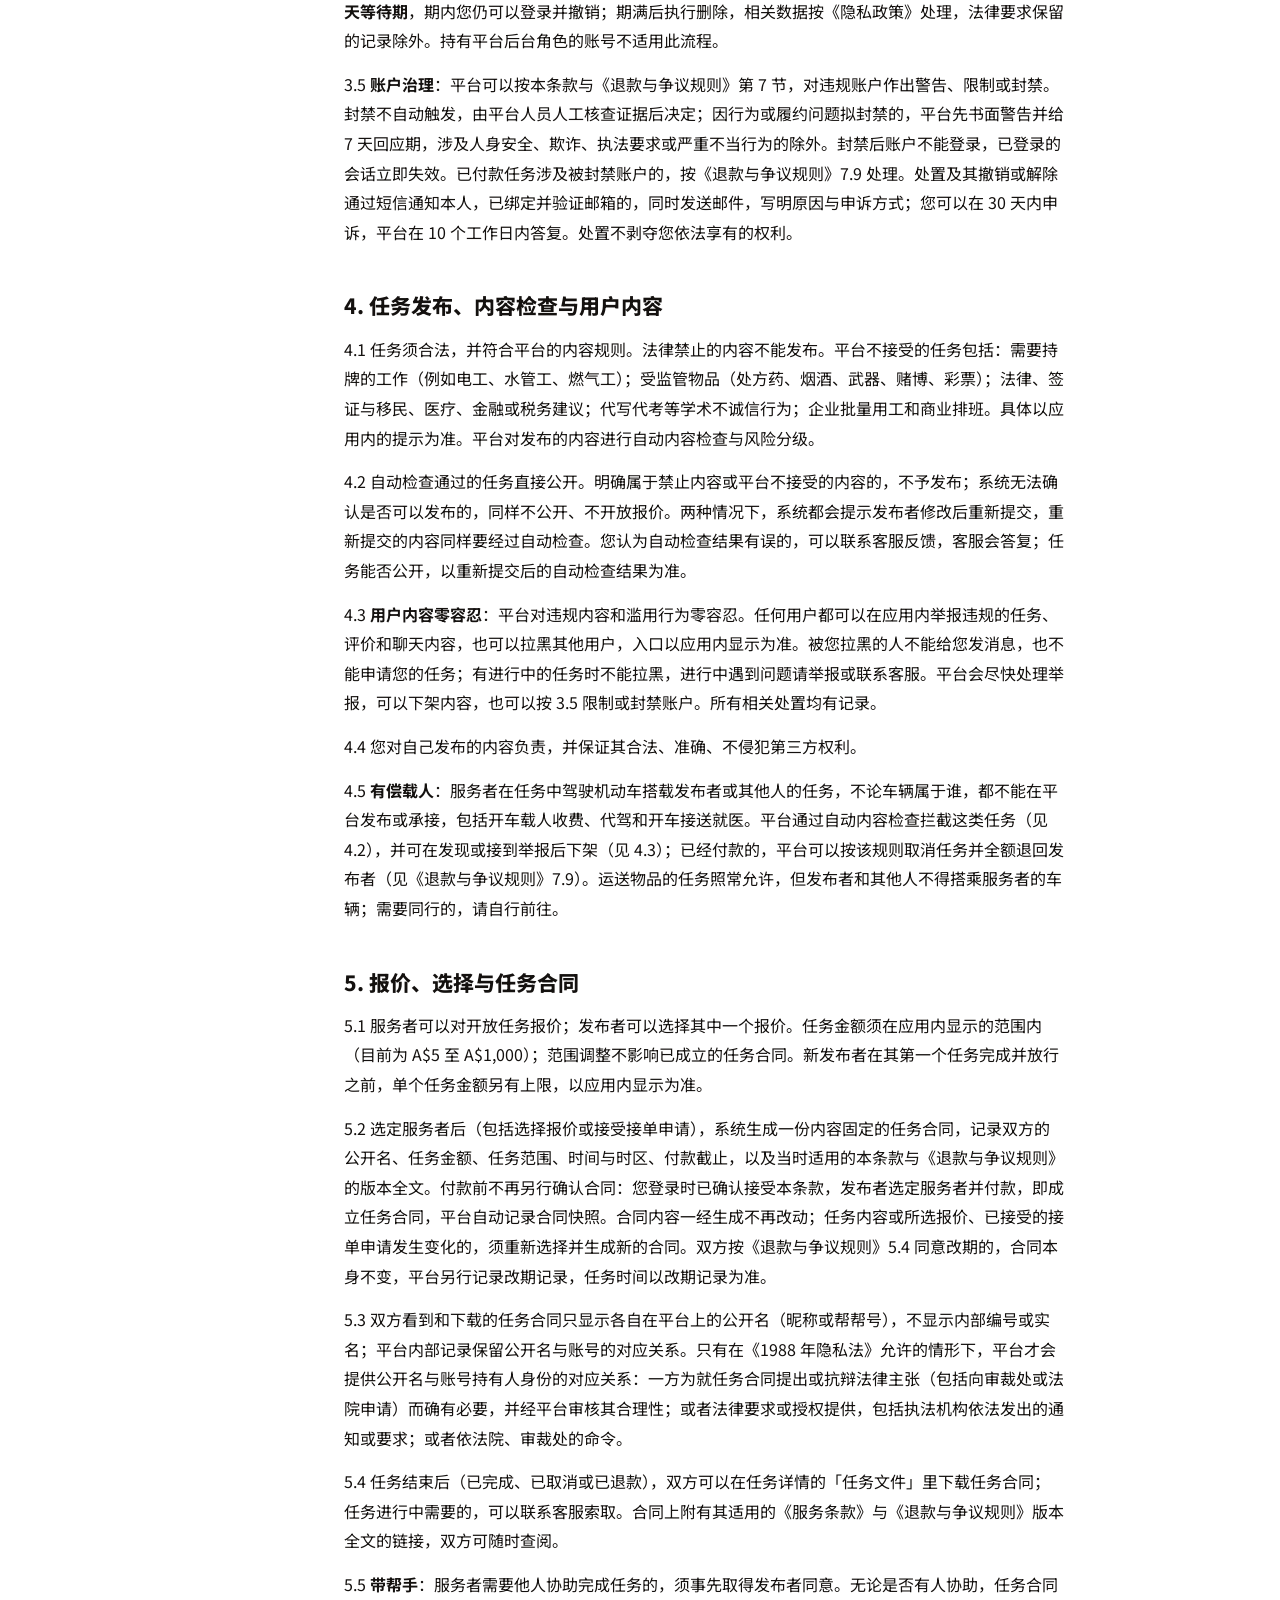
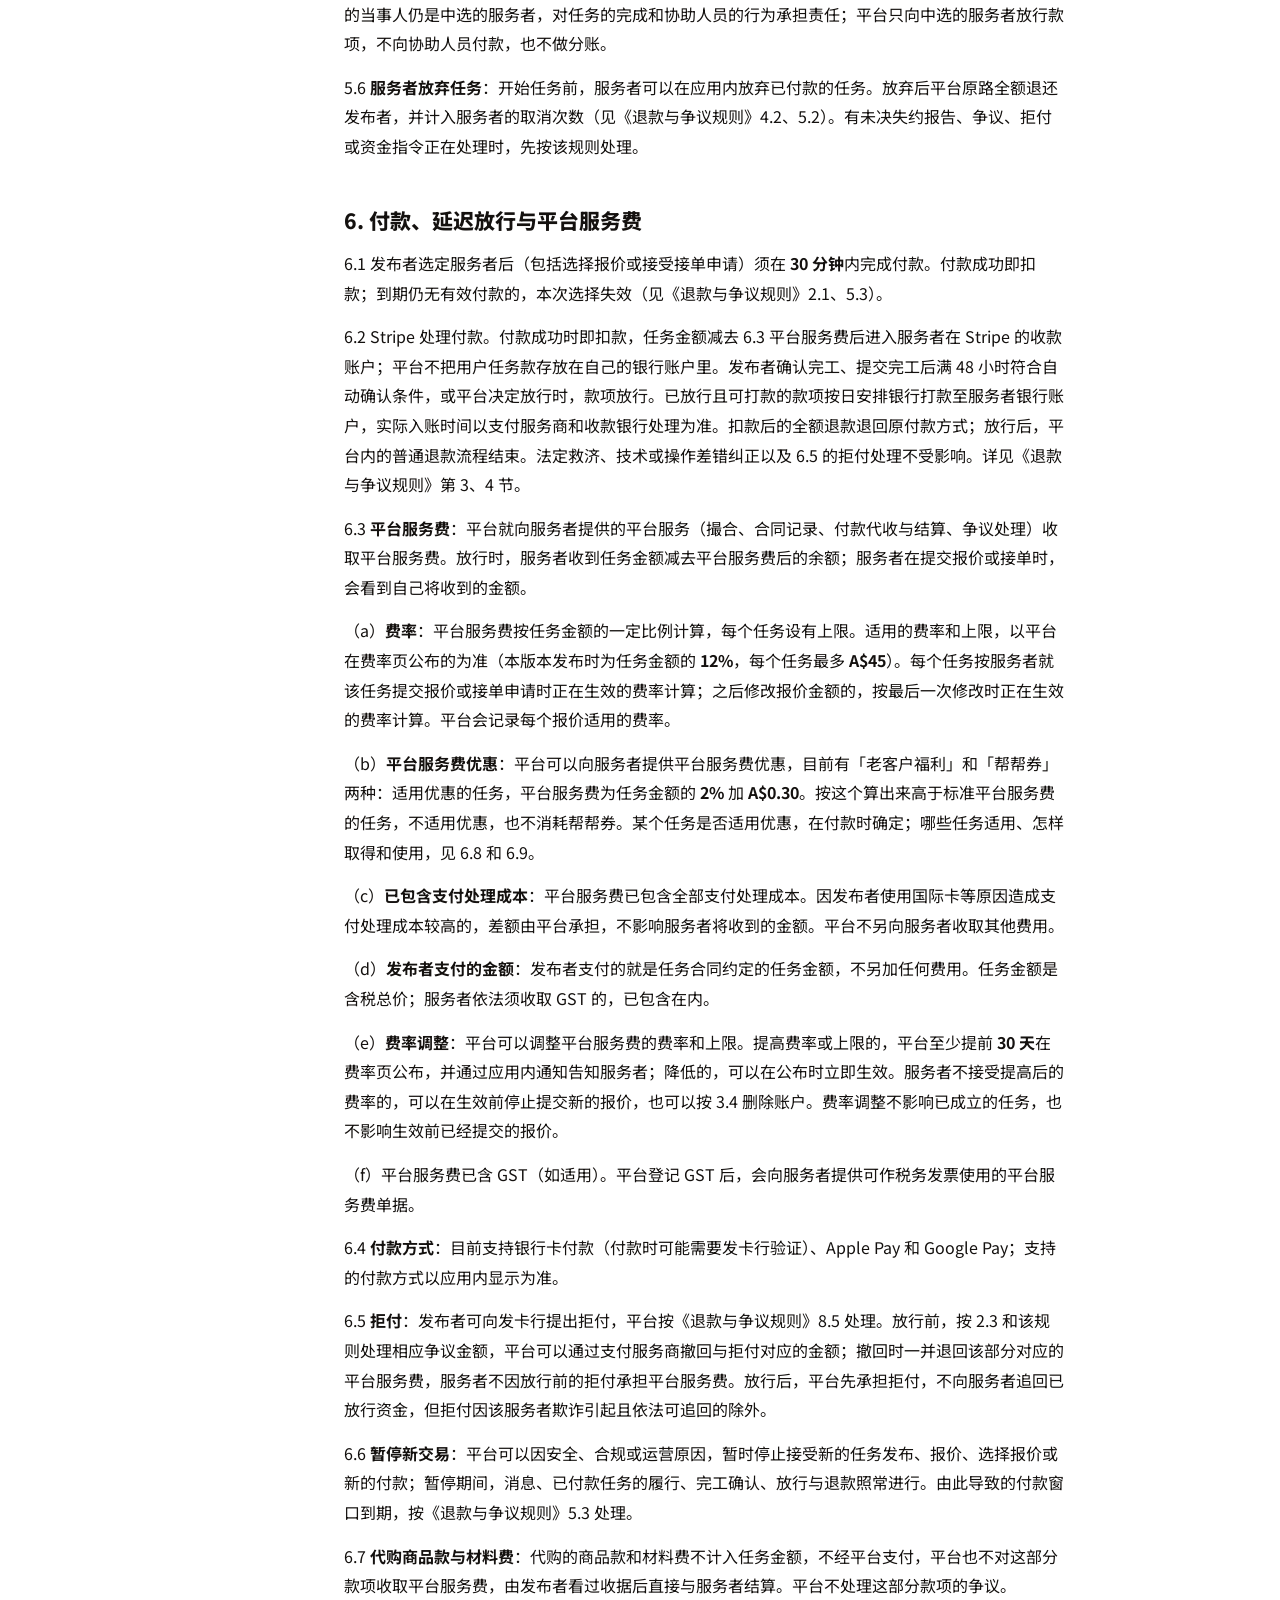
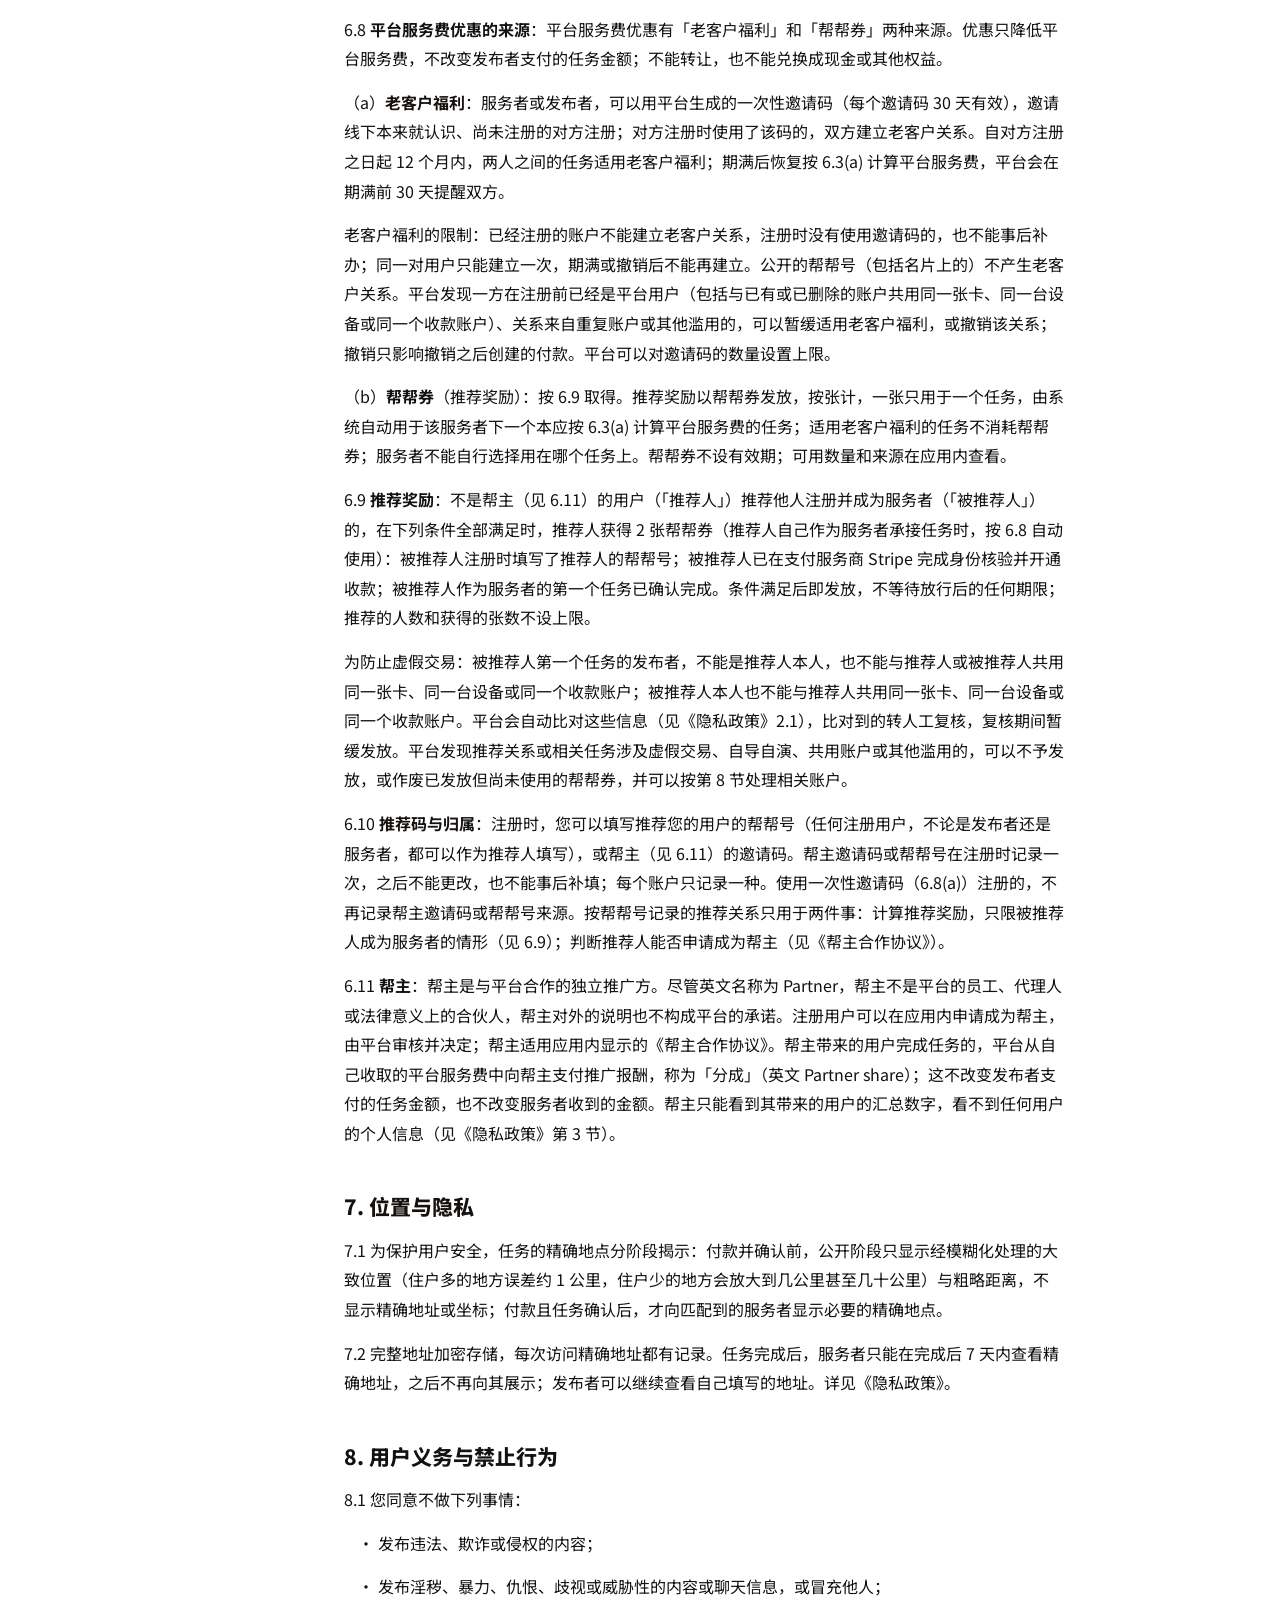
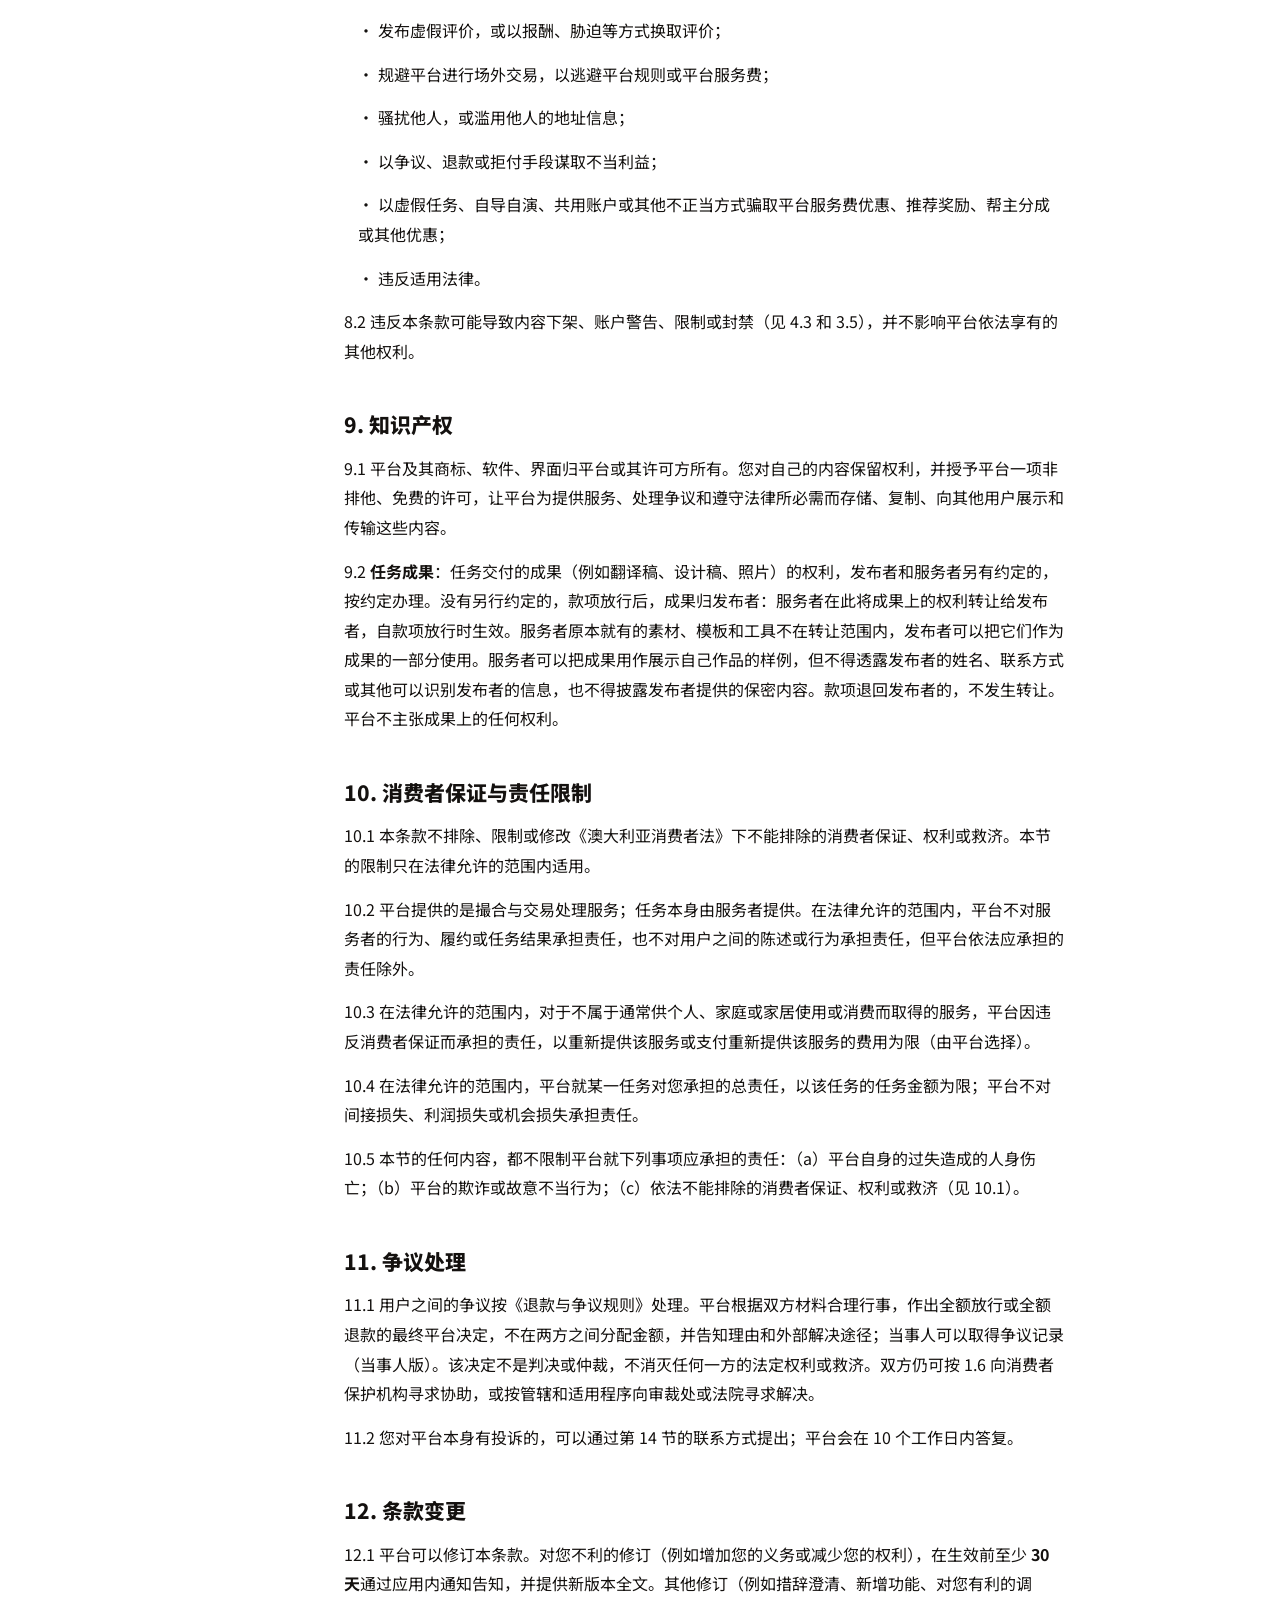
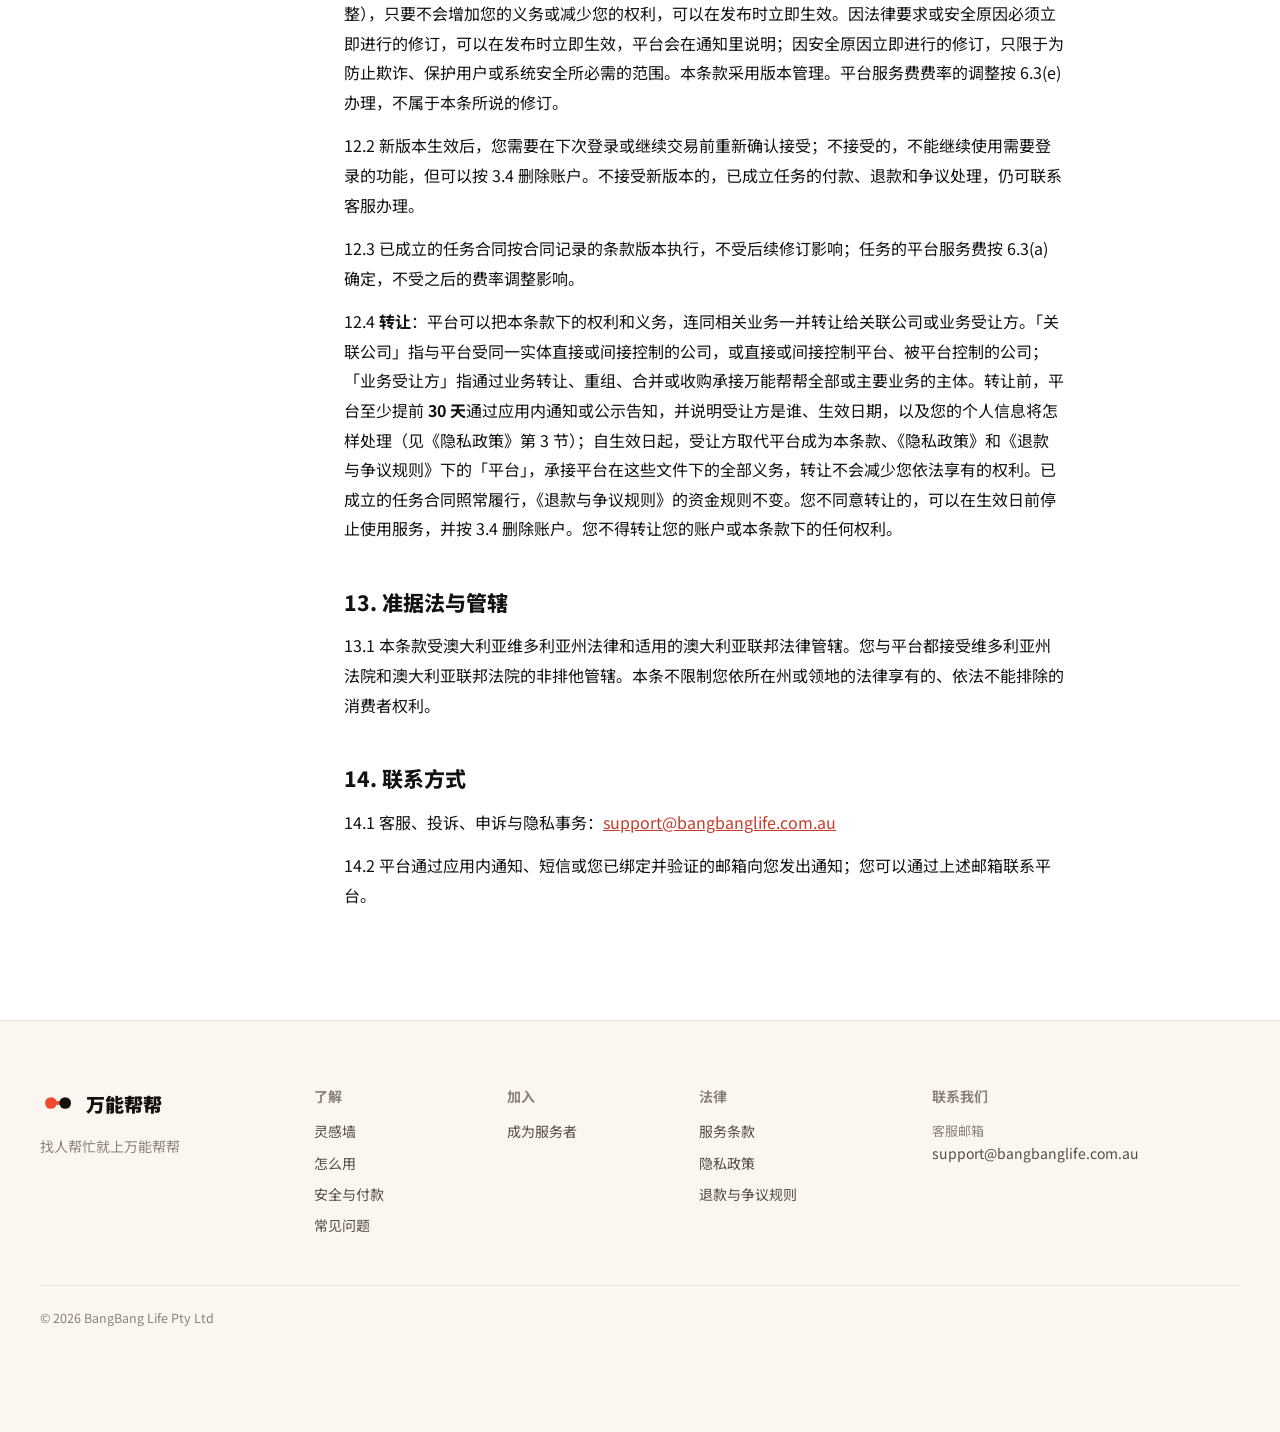
<file: zh/legal/terms/index.html>
<!doctype html>
<html lang="zh-CN">
<head>
<meta charset="utf-8">
<meta name="viewport" content="width=device-width, initial-scale=1">
<title>服务条款（v1.0）· 万能帮帮</title>
<meta name="description" content="万能帮帮 服务条款，v1.0">
<meta name="theme-color" content="#fbf7f0">
<link rel="icon" href="/brand/BangBangAppIcon.svg" type="image/svg+xml">
<link rel="icon" href="/brand/icon-192.png" type="image/png" sizes="192x192">
<link rel="apple-touch-icon" href="/brand/apple-touch-icon.png">
<link rel="alternate" hreflang="zh-CN" href="https://www.bangbanglife.com.au/zh/legal/terms/">
<link rel="alternate" hreflang="en" href="https://www.bangbanglife.com.au/en/legal/terms/">
<link rel="alternate" hreflang="x-default" href="https://www.bangbanglife.com.au/legal/terms/">
<link rel="canonical" href="https://www.bangbanglife.com.au/zh/legal/terms/">
<link rel="preconnect" href="https://fonts.googleapis.com">
<link rel="preconnect" href="https://fonts.gstatic.com" crossorigin>
<link rel="stylesheet" href="https://fonts.googleapis.com/css2?family=Noto+Sans+SC:wght@400;500;700;900&display=swap">
<meta property="og:type" content="website">
<meta property="og:site_name" content="万能帮帮">
<meta property="og:title" content="服务条款（v1.0）· 万能帮帮">
<meta property="og:url" content="https://www.bangbanglife.com.au/zh/legal/terms/">
<meta property="og:locale" content="zh_CN">
<style>
:root{
  --ink:#14110f; --ink-2:#544c44; --ink-3:#8a8178;
  --white:#ffffff; --stage:#faeee7; --stage-2:#f4e1d6; --paper:#fbf7f0; --line:#efe4d8; --line-2:#f1d6cc;
  --coral:#f0492e; --coral-deep:#c43d2b; --coral-soft:#fff1ed;
  --night:#1a1614; --on-night:#f5efe8; --on-night-2:#a99d92;
  --f:"Noto Sans SC","PingFang SC","Hiragino Sans GB","Microsoft YaHei",system-ui,sans-serif;
  --nav-h:72px; --gut:clamp(16px,4vw,40px);
  color-scheme:light;
}
*{box-sizing:border-box}
html,body{overflow-x:clip}
body{margin:0;background:var(--white);color:var(--ink);font-family:var(--f);font-size:16px;line-height:1.65;-webkit-font-smoothing:antialiased}
img{display:block;max-width:100%}
a{color:inherit}
button{font-family:inherit}
:focus-visible{outline:2px solid var(--coral);outline-offset:3px;border-radius:8px}
.wrap{width:min(1200px,calc(100% - 2*var(--gut)));margin-inline:auto}
.sr{position:absolute;width:1px;height:1px;overflow:hidden;clip:rect(0 0 0 0);white-space:nowrap}
.btn{display:inline-flex;align-items:center;justify-content:center;gap:10px;height:50px;padding:0 24px;border-radius:999px;font-weight:700;font-size:15.5px;white-space:nowrap;cursor:pointer;border:0;text-decoration:none;transition:transform .2s,box-shadow .2s,background .2s}
.btn small{font-weight:500;font-size:12px;opacity:.8}
.btn-sm{height:40px;padding:0 18px;font-size:14px}
.btn-coral{background:var(--coral);color:#fff;box-shadow:0 10px 24px rgba(240,73,46,.25)}
.btn-coral:hover{background:var(--coral-deep)}
.btn-line{background:transparent;border:1.5px solid var(--ink);color:var(--ink)}
.nav{position:fixed;inset:0 0 auto;z-index:60;height:var(--nav-h);display:flex;align-items:center;background:rgba(250,238,231,.86);backdrop-filter:saturate(1.3) blur(14px);-webkit-backdrop-filter:saturate(1.3) blur(14px);border-bottom:1px solid transparent;transition:background .3s,border-color .3s}
.nav.sc{background:rgba(255,255,255,.9);border-bottom-color:var(--line)}
.nav .wrap{display:flex;align-items:center;gap:30px}
.brand{display:flex;align-items:center;gap:10px;font-weight:900;font-size:19px;white-space:nowrap;text-decoration:none;color:var(--ink)}
.brand svg{width:36px;height:36px;flex:none}
.logo-a{fill:var(--coral)} .logo-b{fill:var(--ink)}
.links{display:flex;gap:26px;font-size:15px;font-weight:500}
.links a{text-decoration:none}
.links a:hover{color:var(--coral)}
.nav-right{margin-left:auto;display:flex;align-items:center;gap:18px;font-size:14px}
.nav-right .sm a{text-decoration:none;color:var(--ink-2);margin-left:16px}
.nav-right .sm a:hover{color:var(--coral)}
.lang{color:var(--ink-3);white-space:nowrap} .lang b{color:var(--ink)}
.lang a{color:inherit;text-decoration:none} .lang a:hover{color:var(--coral)}
.menu-btn{display:none;width:42px;height:42px;border-radius:50%;border:1px solid var(--line);background:var(--white);color:var(--ink);cursor:pointer;place-items:center}
.menu-btn svg{width:20px;height:20px}
.drawer{position:fixed;inset:var(--nav-h) 0 auto;z-index:59;background:var(--white);border-bottom:1px solid var(--line);display:none;flex-direction:column;padding:8px var(--gut) 18px}
.drawer.open{display:flex}
.drawer a{padding:13px 0;border-bottom:1px solid var(--line);text-decoration:none;font-weight:500}
@media (max-width:1020px){.links,.nav-right .sm,.lang{display:none}.menu-btn{display:grid}}
details{border-bottom:1px solid var(--line);padding:4px 0}
summary{cursor:pointer;list-style:none;display:flex;align-items:center;justify-content:space-between;gap:16px;padding:18px 0;font-size:18px;font-weight:700}
summary::-webkit-details-marker{display:none}
summary::after{content:"";flex:none;width:12px;height:12px;border-right:2.5px solid var(--ink-3);border-bottom:2.5px solid var(--ink-3);transform:rotate(45deg) translate(-3px,-3px);transition:transform .3s}
details[open] summary::after{transform:rotate(225deg)}
details p{margin:0 0 20px;color:var(--ink-2);font-size:15.5px;line-height:1.85}
footer{background:var(--paper);color:var(--ink);padding:64px 0 40px;border-top:1px solid var(--line)}
.f-grid{display:grid;grid-template-columns:1.2fr .8fr .8fr 1fr 1.5fr;gap:28px}
footer .brand{color:var(--ink)}
.f-brand p{margin:14px 0 0;color:var(--ink-3);font-size:14px}
footer h4{margin:0 0 12px;font-size:14px;color:var(--ink-3);font-weight:700}
footer ul{list-style:none;margin:0;padding:0;display:grid;gap:8px;font-size:14px}
footer a{text-decoration:none}
footer a{color:var(--ink-2)}
footer a:hover{color:var(--coral-deep);text-decoration:underline}
.f-legal span{white-space:nowrap}
.f-k{display:block;color:var(--ink-3);font-size:13px}
.mail{display:block;white-space:nowrap}
.f-legal{display:flex;justify-content:flex-start;gap:6px 22px;flex-wrap:wrap;margin-top:48px;padding-top:22px;border-top:1px solid var(--line);font-size:12.5px;color:var(--ink-3)}
@media (max-width:900px){
  .f-grid{grid-template-columns:1fr 1fr}
  .f-brand,.f-contact{grid-column:1 / -1}
}
footer{padding-bottom:104px}
.totop{position:fixed;right:max(20px,env(safe-area-inset-right));bottom:max(20px,env(safe-area-inset-bottom));z-index:55;width:52px;height:52px;border-radius:50%;border:0;background:var(--ink);color:#fff;display:grid;place-items:center;cursor:pointer;box-shadow:0 12px 28px rgba(20,17,15,.22);opacity:0;visibility:hidden;transform:translateY(12px);transition:opacity .25s,transform .25s,visibility .25s,background .2s}
.totop.show{opacity:1;visibility:visible;transform:none}
.totop:hover{background:var(--coral)}
.totop:focus-visible{outline:3px solid var(--coral);outline-offset:3px}
.totop svg{width:22px;height:22px}
@media (max-width:900px){.totop{width:46px;height:46px;right:max(16px,env(safe-area-inset-right));bottom:max(16px,env(safe-area-inset-bottom))}}
@media (max-width:380px){
  .nav .wrap{gap:10px}
  .nav-right{gap:8px}
  .brand{gap:8px;font-size:17px}
  .brand svg{width:30px;height:30px}
  .nav .btn-sm{padding:0 12px;font-size:13.5px}
  .menu-btn{width:38px;height:38px}
}

/* ---------- 法律页（样稿 v2：页头和页尾同一种底色） ---------- */
body{background:var(--white)}
.nav,.nav.sc{background:rgba(251,247,240,.92)}
.lg-hero{background:var(--paper);border-bottom:1px solid var(--line);padding-top:var(--nav-h)}
.lg-hero .wrap{padding:44px 0 0}
.lg-hero h1{margin:0;font-weight:900;font-size:clamp(32px,4.2vw,48px);line-height:1.15;letter-spacing:-.01em}
.lg-ver{margin:10px 0 0;color:var(--ink-3);font-size:14px}
.lg-tabs{display:flex;gap:28px;margin-top:30px;overflow-x:auto;scrollbar-width:none}
.lg-tabs a{flex:none;margin-bottom:-1px;padding:0 0 14px;border-bottom:3px solid transparent;text-decoration:none;color:var(--ink-2);font-weight:500;font-size:15.5px}
.lg-tabs a[aria-current]{color:var(--ink);font-weight:700;border-bottom-color:var(--coral)}
.lg-tabs a:hover{color:var(--coral)}
.lg-main{display:grid;grid-template-columns:240px minmax(0,720px);gap:64px;padding:48px 0 96px}
.lg-toc{position:sticky;top:calc(var(--nav-h) + 28px);align-self:start;max-height:calc(100vh - var(--nav-h) - 56px);overflow:auto}
.lg-toc h2{margin:0 0 12px;font-size:13px;font-weight:700;color:var(--ink-3)}
.lg-toc ol{list-style:none;margin:0;padding:0;display:grid;gap:2px}
.lg-toc a{display:block;padding:6px 0 6px 14px;border-left:2px solid var(--line);text-decoration:none;color:var(--ink-2);font-size:14px;line-height:1.5}
.lg-toc a:hover{color:var(--coral)}
.lg-toc a.on{border-left-color:var(--coral);color:var(--ink);font-weight:700}
.lg-tocm{display:none}
.lg-body{font-size:16px;line-height:1.85;color:var(--ink);overflow-wrap:anywhere}
.lg-body p{margin:0 0 14px}
.lg-body h3{margin:44px 0 14px;font-size:21px;font-weight:800;line-height:1.4;scroll-margin-top:calc(var(--nav-h) + 20px)}
.lg-body h4{margin:28px 0 10px;font-size:17px;font-weight:700;line-height:1.5;scroll-margin-top:calc(var(--nav-h) + 20px)}
.lg-body [id]{scroll-margin-top:calc(var(--nav-h) + 20px)}
.lg-body hr{margin:36px 0 20px;border:0;border-top:1px solid var(--line)}
.lg-body em{color:var(--ink-3)}
.lg-body a{color:var(--coral-deep)}
.lg-body blockquote{margin:0 0 14px;padding:2px 0 2px 16px;border-left:3px solid var(--line-2);color:var(--ink-2)}
.lg-body .legal-list-item{padding-left:14px}
.lg-meta{padding:18px 20px;margin-bottom:8px;border-radius:14px;background:var(--paper);font-size:14.5px;line-height:1.75;color:var(--ink-2)}
.lg-meta p{margin:0 0 6px}
.lg-meta p:last-child{margin:0}
.lg-meta strong{color:var(--ink)}
@media (max-width:900px){
  .lg-hero .wrap{padding-top:28px}
  .lg-tabs{gap:22px;margin-top:22px}
  .lg-tabs a{font-size:15px}
  .lg-main{grid-template-columns:minmax(0,1fr);gap:0;padding:24px 0 72px}
  .lg-toc{display:none}
  .lg-tocm{display:block;margin:0 0 22px;padding:0;border:1px solid var(--line);border-radius:14px;background:var(--white)}
  .lg-tocm summary{padding:14px 18px 14px 16px;font-size:15px}
  .lg-tocm ol{list-style:none;margin:0;padding:0 16px 10px}
  .lg-tocm a{display:block;padding:10px 0;border-top:1px solid var(--line);text-decoration:none;color:var(--ink-2);font-size:14.5px}
  .lg-body{font-size:15.5px}
  .lg-body h3{margin:36px 0 12px;font-size:19px}
  .lg-meta{padding:14px 16px;font-size:14px}
}
</style>
</head>
<body><header class="nav" id="nav">
  <div class="wrap">
    <a class="brand" href="/zh/#top" aria-label="万能帮帮首页"><svg viewBox="0 0 100 100" aria-hidden="true"><rect class="logo-a" x="45" y="44.8" width="10.3" height="10.4"/><circle class="logo-a" cx="30.3" cy="50" r="16.3"/><circle class="logo-b" cx="70" cy="50" r="16.3"/></svg>万能帮帮</a>
    <nav class="links" aria-label="主导航"><a href="/zh/#world">灵感墙</a><a href="/zh/#how">怎么用</a><a href="/zh/#safety">安全与付款</a><a href="/zh/#faq">常见问题</a></nav>
    <div class="nav-right">
      <span class="sm"><a href="/zh/#provider">成为服务者</a></span>
      <span class="lang"><b>中文</b> / <a href="/en/legal/terms/" lang="en">EN</a></span>
      <a class="btn btn-sm btn-coral" href="/zh/#top">下载 App</a>
      <button class="menu-btn" id="menuBtn" type="button" aria-label="打开菜单" aria-expanded="false"><svg viewBox="0 0 24 24" aria-hidden="true"><path d="M4 7h16M4 12h16M4 17h16" stroke="currentColor" stroke-width="2" stroke-linecap="round"/></svg></button>
    </div>
  </div>
</header>
<nav class="drawer" id="drawer" aria-label="菜单"><a href="/zh/#world">灵感墙</a><a href="/zh/#how">怎么用</a><a href="/zh/#safety">安全与付款</a><a href="/zh/#faq">常见问题</a><a href="/zh/#provider">成为服务者</a><a href="/zh/#top">下载 App</a><a href="/en/legal/terms/" lang="en">English</a></nav>
<main>
<section class="lg-hero"><div class="wrap">
<h1>服务条款</h1>
<p class="lg-ver">版本 v1.0 · 2026 年 11 月 22 日起生效</p>
<nav class="lg-tabs" aria-label="法律文件"><a href="/zh/legal/terms/" aria-current="page">服务条款</a><a href="/zh/legal/privacy/">隐私政策</a><a href="/zh/legal/refund/">退款与争议规则</a></nav>
</div></section>
<div class="wrap lg-main">
<aside class="lg-toc" aria-label="目录"><h2>目录</h2><ol><li><a href="#s1">1. 关于本条款与接受</a></li><li><a href="#s2">2. 平台的角色</a></li><li><a href="#s3">3. 资格与账户</a></li><li><a href="#s4">4. 任务发布、内容检查与用户内容</a></li><li><a href="#s5">5. 报价、选择与任务合同</a></li><li><a href="#s6">6. 付款、延迟放行与平台服务费</a></li><li><a href="#s7">7. 位置与隐私</a></li><li><a href="#s8">8. 用户义务与禁止行为</a></li><li><a href="#s9">9. 知识产权</a></li><li><a href="#s10">10. 消费者保证与责任限制</a></li><li><a href="#s11">11. 争议处理</a></li><li><a href="#s12">12. 条款变更</a></li><li><a href="#s13">13. 准据法与管辖</a></li><li><a href="#s14">14. 联系方式</a></li></ol></aside>
<div class="lg-col">
<details class="lg-tocm"><summary>目录</summary><ol><li><a href="#s1">1. 关于本条款与接受</a></li><li><a href="#s2">2. 平台的角色</a></li><li><a href="#s3">3. 资格与账户</a></li><li><a href="#s4">4. 任务发布、内容检查与用户内容</a></li><li><a href="#s5">5. 报价、选择与任务合同</a></li><li><a href="#s6">6. 付款、延迟放行与平台服务费</a></li><li><a href="#s7">7. 位置与隐私</a></li><li><a href="#s8">8. 用户义务与禁止行为</a></li><li><a href="#s9">9. 知识产权</a></li><li><a href="#s10">10. 消费者保证与责任限制</a></li><li><a href="#s11">11. 争议处理</a></li><li><a href="#s12">12. 条款变更</a></li><li><a href="#s13">13. 准据法与管辖</a></li><li><a href="#s14">14. 联系方式</a></li></ol></details>

<article class="lg-body" lang="zh-CN"><div class="lg-meta"><p><span><strong>运营方</strong></span><span>：BangBang Life Pty Ltd（ACN 703 821 738），下文称「平台」或「我们」。</span></p><p><span><strong>适用地区</strong></span><span>：澳大利亚。</span></p><p><span><strong>语言</strong></span><span>：本条款有中文版和英文版，两版效力相同；两版意思不一致时，以英文版为准。</span></p></div><h3 id="s1"><span>1. 关于本条款与接受</span></h3><p id="s1-1"><span>1.1 本服务条款（「本条款」）是您与平台之间具有约束力的协议，管辖您对万能帮帮（英文名 BangBang）应用、网站、小程序及相关服务（统称「服务」）的访问与使用。《隐私政策》与《退款与争议规则》是本条款的组成部分。就付款、放行、退款、争议与账户治理事项，《退款与争议规则》与本条款不一致的，以《退款与争议规则》为准；个人信息事项，以《隐私政策》为准。成为帮主的用户另适用《帮主合作协议》。</span></p><p id="s1-2"><span>1.2 注册或登录前，您需要阅读并确认接受本条款、《隐私政策》和《退款与争议规则》；之后提交报价、选择报价和付款时，不再另行确认。不同意的，请不要使用服务。</span></p><p id="s1-3"><span>1.3 服务有两类用户角色：发布任务并付款的「</span><span><strong>发布者</strong></span><span>」，承接任务并提供服务的「</span><span><strong>服务者</strong></span><span>」。同一账户符合条件时可以担任两种角色。发布者与服务者之间就某个任务订立的合同，称「</span><span><strong>任务合同</strong></span><span>」。</span></p><p id="s1-4"><span>1.4 本条款、《隐私政策》和《退款与争议规则》都有中文版和英文版。随任务合同记录的本条款与《退款与争议规则》，中英文两个版本都会一并记录。</span></p><p id="s1-5"><span>1.5 本条款所称「工作日」，指周一至周五，不包括维多利亚州公众假期，日期按墨尔本时间计算。不论您或任务在澳大利亚哪个州或领地，全国都用这一套日历，您所在地的其他公众假期不另扣除。公众假期只影响按工作日计算的客服处理时限，不影响按小时计算的规则（例如 48 小时自动确认、24 小时回应期），也不影响《退款与争议规则》4.5 从付款算起的 85 天时限。</span></p><p id="s1-6"><span>1.6 本条款和《退款与争议规则》提到消费者机构和审裁处的地方，指您所在州或领地的消费者保护机构和民事审裁处，例如维多利亚州的 Consumer Affairs Victoria 和 VCAT、新南威尔士州的 NSW Fair Trading 和 NCAT。线上任务的双方可能在不同的州或领地，各方可以向自己所在州或领地的机构寻求协助。审裁处或法院有没有管辖权，依法律规定。您始终也可以向有管辖权的法院主张权利。</span></p><h3 id="s2"><span>2. 平台的角色</span></h3><p id="s2-1"><span>2.1 平台是一个双边撮合与交易处理服务：使发布者与服务者能够发现彼此，就任务订立任务合同，并通过平台完成付款与延迟放行结算。</span></p><p id="s2-2"><span>2.2 </span><span><strong>平台不是任何用户的雇主，不承包任何任务，不提供被发布的服务本身。</strong></span><span>在法律允许的范围内，平台不对任务的完成、质量、安全或结果作出任何保证或承诺。服务者是独立承包人：服务者独立经营，不是平台的员工、代理人或合伙人，也不是发布者的员工；服务者自行决定接哪些任务、报什么价、怎样完成任务，也可以同时为他人提供服务。平台不核验服务者的技能、执照或资质，也不为任务提供保险。</span></p><p id="s2-3"><span>2.3 </span><span><strong>任务合同存在于发布者与服务者之间。</strong></span><span>平台不是任务合同的当事方，只提供撮合、合同记录与付款处理等平台服务。服务者委任平台作为其</span><span><strong>有限付款代收代理</strong></span><span>：代服务者收取发布者依任务合同应付的任务金额，并经支付服务商，把扣除 6.3 平台服务费后的余额转入服务者在支付服务商处的收款账户。任务金额扣款成功，即视为发布者已向服务者支付该金额。平台不因此成为任务合同的当事方或任务服务的提供方。服务者另授权平台按下列规则办理：</span></p><p><span>（a）</span><span><strong>放行与银行打款</strong></span><span>：款项「放行」（也称「放款」），指该笔任务款可以进入向服务者银行账户打款的流程，放行条件见 6.2。放行后，平台才安排银行打款。</span></p><p><span>（b）</span><span><strong>暂缓放行</strong></span><span>：某笔付款存在未决争议、未结失约报告或拒付的，平台可以暂缓该笔付款的放行和银行打款，只限争议金额，且只在自付款之日起 </span><span><strong>85 天</strong></span><span>内。平台会在这段时间内作出决定，告知双方原因，并按《退款与争议规则》公开的判断规则处理。</span></p><p><span>（c）</span><span><strong>满 85 天</strong></span><span>：付款满 85 天，争议或失约报告仍未结案的，平台把相应金额全额退回发布者；服务者可以向其所在州或领地的审裁处追讨。具体办法见《退款与争议规则》4.5。拒付按该规则 8.5 处理，同一笔款项不重复退回。</span></p><p><span>（d）</span><span><strong>退款时撤回款项</strong></span><span>：平台依《退款与争议规则》决定退款的，服务者授权平台通过支付服务商撤回该决定对应的金额，用于原路退款。</span></p><p><span>（e）</span><span><strong>其他限制</strong></span><span>：普通放行条件，以及支付服务商、发卡行或法律作出的独立限制，按各自适用的规则处理。</span></p><p id="s2-4"><span>2.4 平台提供平台内的争议处理，规则见《退款与争议规则》和第 11 节。</span></p><p id="s2-5"><span>2.5 </span><span><strong>税务与合规</strong></span><span>：您自行负责确认自身的 ABN/GST 登记、纳税义务、澳大利亚工作权利，以及从事相关任务所需的执照或资质；平台不代扣所得税，法律另有要求的除外。依据《1953 年税务管理法》附表 1 第 396-B 分部，即共享经济报告制度（SERR），平台会依法每半年向澳大利亚税务局（ATO）报送服务者通过平台取得的收入及相关身份信息，详见《隐私政策》1.1。</span></p><p id="s2-6"><span>2.6 </span><span><strong>开通收款</strong></span><span>：开通收款前，您须在应用内如实填写税务申报所需的信息，并在信息变化时及时更新；信息未填写完整的，不能开通收款，也就不能提交报价或承接任务。个人（含个体户）和公司（Pty Ltd）可以开通收款；合伙、信托和其他实体暂不能开通收款，也不能以其名义承接任务或收取款项。以公司名义开通收款的，代表公司操作的人须确认自己有权代表该公司。任务合同中服务者一方，就是开通该收款账户的个人或公司。</span></p><p id="s2-7"><span>2.7 </span><span><strong>Stripe 收款账户</strong></span><span>：服务者通过支付服务商 Stripe 的页面开通收款，须接受 Stripe 的《Connected Account Agreement》（已连接账户协议，<a href="https://stripe.com/au/legal/connect-account" rel="noopener noreferrer">https://stripe.com/au/legal/connect-account</a>）及其引用的条款。该协议是您与 Stripe 之间的协议，平台不是其当事方。银行账户由服务者在 Stripe 的页面填写，平台不收集，也不保存。服务者授权平台：查看其收款账户的状态，以及与任务款项、身份核验和税务申报有关的数据；把其收款账户设为由平台安排银行打款时间，并按 2.3 和 6.2 决定何时向其银行账户打款；按 2.3、6.5 和《退款与争议规则》通过 Stripe 撤回款项。在法律允许的范围内，平台不对 Stripe 提供的服务负责。</span></p><h3 id="s3"><span>3. 资格与账户</span></h3><p id="s3-1"><span>3.1 您须年满 18 周岁，并具备订立合同的能力；您登录并勾选同意本条款，即表示您确认自己已年满 18 周岁。作为服务者，您声明自己拥有在澳大利亚从事相关工作的合法权利。平台依赖您的声明，不另行核验。平台发现您实际未满 18 周岁的，可以关闭您的账户，已付款的任务按《退款与争议规则》处理。</span></p><p id="s3-2"><span>3.2 只接受澳大利亚 +61 手机号注册。线上任务（全程在线完成、不需要到现场的任务）在澳大利亚全境都可以发布和承接。线下任务（需要到现场、取送或在指定区域办事的任务）只在已开放的城市提供，以应用内显示为准。</span></p><p id="s3-3"><span>3.3 </span><span><strong>账户安全与找回</strong></span><span>：您须提供真实信息并保持更新，妥善保管登录方式。您可以通过已验证的绑定邮箱自助找回账号，或向平台申请人工找回。人工找回须经平台人员审批；批准后，平台会通知原手机号及已验证的绑定邮箱，并自原持有人被告知起进入 </span><span><strong>24 小时冷静期</strong></span><span>，期内原持有人可以撤销；批准后 7 天内仍无法将通知送达原持有人的，该次找回取消。找回生效后，原有登录会话全部失效。</span></p><p id="s3-4"><span>3.4 </span><span><strong>删除账户</strong></span><span>：您可以随时在应用内申请删除账户，也可以在官网的账号删除页提交申请，不必打开应用。账户有进行中或仍在接受报价的任务、未决争议或待处理款项的，须先处理完毕。账户被封禁的，须等申诉期（30 天）届满且没有未决申诉，或者申诉结果为维持封禁之后才能删除。账户同时是帮主的，须先退出帮主身份，且应付分成已发放或已由您书面放弃（见《帮主合作协议》）。提交申请后有 </span><span><strong>7 天等待期</strong></span><span>，期内您仍可以登录并撤销；期满后执行删除，相关数据按《隐私政策》处理，法律要求保留的记录除外。持有平台后台角色的账号不适用此流程。</span></p><p id="s3-5"><span>3.5 </span><span><strong>账户治理</strong></span><span>：平台可以按本条款与《退款与争议规则》第 7 节，对违规账户作出警告、限制或封禁。封禁不自动触发，由平台人员人工核查证据后决定；因行为或履约问题拟封禁的，平台先书面警告并给 7 天回应期，涉及人身安全、欺诈、执法要求或严重不当行为的除外。封禁后账户不能登录，已登录的会话立即失效。已付款任务涉及被封禁账户的，按《退款与争议规则》7.9 处理。处置及其撤销或解除通过短信通知本人，已绑定并验证邮箱的，同时发送邮件，写明原因与申诉方式；您可以在 30 天内申诉，平台在 10 个工作日内答复。处置不剥夺您依法享有的权利。</span></p><h3 id="s4"><span>4. 任务发布、内容检查与用户内容</span></h3><p id="s4-1"><span>4.1 任务须合法，并符合平台的内容规则。法律禁止的内容不能发布。平台不接受的任务包括：需要持牌的工作（例如电工、水管工、燃气工）；受监管物品（处方药、烟酒、武器、赌博、彩票）；法律、签证与移民、医疗、金融或税务建议；代写代考等学术不诚信行为；企业批量用工和商业排班。具体以应用内的提示为准。平台对发布的内容进行自动内容检查与风险分级。</span></p><p id="s4-2"><span>4.2 自动检查通过的任务直接公开。明确属于禁止内容或平台不接受的内容的，不予发布；系统无法确认是否可以发布的，同样不公开、不开放报价。两种情况下，系统都会提示发布者修改后重新提交，重新提交的内容同样要经过自动检查。您认为自动检查结果有误的，可以联系客服反馈，客服会答复；任务能否公开，以重新提交后的自动检查结果为准。</span></p><p id="s4-3"><span>4.3 </span><span><strong>用户内容零容忍</strong></span><span>：平台对违规内容和滥用行为零容忍。任何用户都可以在应用内举报违规的任务、评价和聊天内容，也可以拉黑其他用户，入口以应用内显示为准。被您拉黑的人不能给您发消息，也不能申请您的任务；有进行中的任务时不能拉黑，进行中遇到问题请举报或联系客服。平台会尽快处理举报，可以下架内容，也可以按 3.5 限制或封禁账户。所有相关处置均有记录。</span></p><p id="s4-4"><span>4.4 您对自己发布的内容负责，并保证其合法、准确、不侵犯第三方权利。</span></p><p id="s4-5"><span>4.5 </span><span><strong>有偿载人</strong></span><span>：服务者在任务中驾驶机动车搭载发布者或其他人的任务，不论车辆属于谁，都不能在平台发布或承接，包括开车载人收费、代驾和开车接送就医。平台通过自动内容检查拦截这类任务（见 4.2），并可在发现或接到举报后下架（见 4.3）；已经付款的，平台可以按该规则取消任务并全额退回发布者（见《退款与争议规则》7.9）。运送物品的任务照常允许，但发布者和其他人不得搭乘服务者的车辆；需要同行的，请自行前往。</span></p><h3 id="s5"><span>5. 报价、选择与任务合同</span></h3><p id="s5-1"><span>5.1 服务者可以对开放任务报价；发布者可以选择其中一个报价。任务金额须在应用内显示的范围内（目前为 A$5 至 A$1,000）；范围调整不影响已成立的任务合同。新发布者在其第一个任务完成并放行之前，单个任务金额另有上限，以应用内显示为准。</span></p><p id="s5-2"><span>5.2 选定服务者后（包括选择报价或接受接单申请），系统生成一份内容固定的任务合同，记录双方的公开名、任务金额、任务范围、时间与时区、付款截止，以及当时适用的本条款与《退款与争议规则》的版本全文。付款前不再另行确认合同：您登录时已确认接受本条款，发布者选定服务者并付款，即成立任务合同，平台自动记录合同快照。合同内容一经生成不再改动；任务内容或所选报价、已接受的接单申请发生变化的，须重新选择并生成新的合同。双方按《退款与争议规则》5.4 同意改期的，合同本身不变，平台另行记录改期记录，任务时间以改期记录为准。</span></p><p id="s5-3"><span>5.3 双方看到和下载的任务合同只显示各自在平台上的公开名（昵称或帮帮号），不显示内部编号或实名；平台内部记录保留公开名与账号的对应关系。只有在《1988 年隐私法》允许的情形下，平台才会提供公开名与账号持有人身份的对应关系：一方为就任务合同提出或抗辩法律主张（包括向审裁处或法院申请）而确有必要，并经平台审核其合理性；或者法律要求或授权提供，包括执法机构依法发出的通知或要求；或者依法院、审裁处的命令。</span></p><p id="s5-4"><span>5.4 任务结束后（已完成、已取消或已退款），双方可以在任务详情的「任务文件」里下载任务合同；任务进行中需要的，可以联系客服索取。合同上附有其适用的《服务条款》与《退款与争议规则》版本全文的链接，双方可随时查阅。</span></p><p id="s5-5"><span>5.5 </span><span><strong>带帮手</strong></span><span>：服务者需要他人协助完成任务的，须事先取得发布者同意。无论是否有人协助，任务合同的当事人仍是中选的服务者，对任务的完成和协助人员的行为承担责任；平台只向中选的服务者放行款项，不向协助人员付款，也不做分账。</span></p><p id="s5-6"><span>5.6 </span><span><strong>服务者放弃任务</strong></span><span>：开始任务前，服务者可以在应用内放弃已付款的任务。放弃后平台原路全额退还发布者，并计入服务者的取消次数（见《退款与争议规则》4.2、5.2）。有未决失约报告、争议、拒付或资金指令正在处理时，先按该规则处理。</span></p><h3 id="s6"><span>6. 付款、延迟放行与平台服务费</span></h3><p id="s6-1"><span>6.1 发布者选定服务者后（包括选择报价或接受接单申请）须在 </span><span><strong>30 分钟</strong></span><span>内完成付款。付款成功即扣款；到期仍无有效付款的，本次选择失效（见《退款与争议规则》2.1、5.3）。</span></p><p id="s6-2"><span>6.2 Stripe 处理付款。付款成功时即扣款，任务金额减去 6.3 平台服务费后进入服务者在 Stripe 的收款账户；平台不把用户任务款存放在自己的银行账户里。发布者确认完工、提交完工后满 48 小时符合自动确认条件，或平台决定放行时，款项放行。已放行且可打款的款项按日安排银行打款至服务者银行账户，实际入账时间以支付服务商和收款银行处理为准。扣款后的全额退款退回原付款方式；放行后，平台内的普通退款流程结束。法定救济、技术或操作差错纠正以及 6.5 的拒付处理不受影响。详见《退款与争议规则》第 3、4 节。</span></p><p id="s6-3"><span>6.3 </span><span><strong>平台服务费</strong></span><span>：平台就向服务者提供的平台服务（撮合、合同记录、付款代收与结算、争议处理）收取平台服务费。放行时，服务者收到任务金额减去平台服务费后的余额；服务者在提交报价或接单时，会看到自己将收到的金额。</span></p><p><span>（a）</span><span><strong>费率</strong></span><span>：平台服务费按任务金额的一定比例计算，每个任务设有上限。适用的费率和上限，以平台在费率页公布的为准（本版本发布时为任务金额的 </span><span><strong>12%</strong></span><span>，每个任务最多 </span><span><strong>A$45</strong></span><span>）。每个任务按服务者就该任务提交报价或接单申请时正在生效的费率计算；之后修改报价金额的，按最后一次修改时正在生效的费率计算。平台会记录每个报价适用的费率。</span></p><p><span>（b）</span><span><strong>平台服务费优惠</strong></span><span>：平台可以向服务者提供平台服务费优惠，目前有「老客户福利」和「帮帮券」两种：适用优惠的任务，平台服务费为任务金额的 </span><span><strong>2%</strong></span><span> 加 </span><span><strong>A$0.30</strong></span><span>。按这个算出来高于标准平台服务费的任务，不适用优惠，也不消耗帮帮券。某个任务是否适用优惠，在付款时确定；哪些任务适用、怎样取得和使用，见 6.8 和 6.9。</span></p><p><span>（c）</span><span><strong>已包含支付处理成本</strong></span><span>：平台服务费已包含全部支付处理成本。因发布者使用国际卡等原因造成支付处理成本较高的，差额由平台承担，不影响服务者将收到的金额。平台不另向服务者收取其他费用。</span></p><p><span>（d）</span><span><strong>发布者支付的金额</strong></span><span>：发布者支付的就是任务合同约定的任务金额，不另加任何费用。任务金额是含税总价；服务者依法须收取 GST 的，已包含在内。</span></p><p><span>（e）</span><span><strong>费率调整</strong></span><span>：平台可以调整平台服务费的费率和上限。提高费率或上限的，平台至少提前 </span><span><strong>30 天</strong></span><span>在费率页公布，并通过应用内通知告知服务者；降低的，可以在公布时立即生效。服务者不接受提高后的费率的，可以在生效前停止提交新的报价，也可以按 3.4 删除账户。费率调整不影响已成立的任务，也不影响生效前已经提交的报价。</span></p><p><span>（f）平台服务费已含 GST（如适用）。平台登记 GST 后，会向服务者提供可作税务发票使用的平台服务费单据。</span></p><p id="s6-4"><span>6.4 </span><span><strong>付款方式</strong></span><span>：目前支持银行卡付款（付款时可能需要发卡行验证）、Apple Pay 和 Google Pay；支持的付款方式以应用内显示为准。</span></p><p id="s6-5"><span>6.5 </span><span><strong>拒付</strong></span><span>：发布者可向发卡行提出拒付，平台按《退款与争议规则》8.5 处理。放行前，按 2.3 和该规则处理相应争议金额，平台可以通过支付服务商撤回与拒付对应的金额；撤回时一并退回该部分对应的平台服务费，服务者不因放行前的拒付承担平台服务费。放行后，平台先承担拒付，不向服务者追回已放行资金，但拒付因该服务者欺诈引起且依法可追回的除外。</span></p><p id="s6-6"><span>6.6 </span><span><strong>暂停新交易</strong></span><span>：平台可以因安全、合规或运营原因，暂时停止接受新的任务发布、报价、选择报价或新的付款；暂停期间，消息、已付款任务的履行、完工确认、放行与退款照常进行。由此导致的付款窗口到期，按《退款与争议规则》5.3 处理。</span></p><p id="s6-7"><span>6.7 </span><span><strong>代购商品款与材料费</strong></span><span>：代购的商品款和材料费不计入任务金额，不经平台支付，平台也不对这部分款项收取平台服务费，由发布者看过收据后直接与服务者结算。平台不处理这部分款项的争议。</span></p><p id="s6-8"><span>6.8 </span><span><strong>平台服务费优惠的来源</strong></span><span>：平台服务费优惠有「老客户福利」和「帮帮券」两种来源。优惠只降低平台服务费，不改变发布者支付的任务金额；不能转让，也不能兑换成现金或其他权益。</span></p><p><span>（a）</span><span><strong>老客户福利</strong></span><span>：服务者或发布者，可以用平台生成的一次性邀请码（每个邀请码 30 天有效），邀请线下本来就认识、尚未注册的对方注册；对方注册时使用了该码的，双方建立老客户关系。自对方注册之日起 12 个月内，两人之间的任务适用老客户福利；期满后恢复按 6.3(a) 计算平台服务费，平台会在期满前 30 天提醒双方。</span></p><p><span>老客户福利的限制：已经注册的账户不能建立老客户关系，注册时没有使用邀请码的，也不能事后补办；同一对用户只能建立一次，期满或撤销后不能再建立。公开的帮帮号（包括名片上的）不产生老客户关系。平台发现一方在注册前已经是平台用户（包括与已有或已删除的账户共用同一张卡、同一台设备或同一个收款账户）、关系来自重复账户或其他滥用的，可以暂缓适用老客户福利，或撤销该关系；撤销只影响撤销之后创建的付款。平台可以对邀请码的数量设置上限。</span></p><p><span>（b）</span><span><strong>帮帮券</strong></span><span>（推荐奖励）：按 6.9 取得。推荐奖励以帮帮券发放，按张计，一张只用于一个任务，由系统自动用于该服务者下一个本应按 6.3(a) 计算平台服务费的任务；适用老客户福利的任务不消耗帮帮券；服务者不能自行选择用在哪个任务上。帮帮券不设有效期；可用数量和来源在应用内查看。</span></p><p id="s6-9"><span>6.9 </span><span><strong>推荐奖励</strong></span><span>：不是帮主（见 6.11）的用户（「推荐人」）推荐他人注册并成为服务者（「被推荐人」）的，在下列条件全部满足时，推荐人获得 2 张帮帮券（推荐人自己作为服务者承接任务时，按 6.8 自动使用）：被推荐人注册时填写了推荐人的帮帮号；被推荐人已在支付服务商 Stripe 完成身份核验并开通收款；被推荐人作为服务者的第一个任务已确认完成。条件满足后即发放，不等待放行后的任何期限；推荐的人数和获得的张数不设上限。</span></p><p><span>为防止虚假交易：被推荐人第一个任务的发布者，不能是推荐人本人，也不能与推荐人或被推荐人共用同一张卡、同一台设备或同一个收款账户；被推荐人本人也不能与推荐人共用同一张卡、同一台设备或同一个收款账户。平台会自动比对这些信息（见《隐私政策》2.1），比对到的转人工复核，复核期间暂缓发放。平台发现推荐关系或相关任务涉及虚假交易、自导自演、共用账户或其他滥用的，可以不予发放，或作废已发放但尚未使用的帮帮券，并可以按第 8 节处理相关账户。</span></p><p id="s6-10"><span>6.10 </span><span><strong>推荐码与归属</strong></span><span>：注册时，您可以填写推荐您的用户的帮帮号（任何注册用户，不论是发布者还是服务者，都可以作为推荐人填写），或帮主（见 6.11）的邀请码。帮主邀请码或帮帮号在注册时记录一次，之后不能更改，也不能事后补填；每个账户只记录一种。使用一次性邀请码（6.8(a)）注册的，不再记录帮主邀请码或帮帮号来源。按帮帮号记录的推荐关系只用于两件事：计算推荐奖励，只限被推荐人成为服务者的情形（见 6.9）；判断推荐人能否申请成为帮主（见《帮主合作协议》）。</span></p><p id="s6-11"><span>6.11 </span><span><strong>帮主</strong></span><span>：帮主是与平台合作的独立推广方。尽管英文名称为 Partner，帮主不是平台的员工、代理人或法律意义上的合伙人，帮主对外的说明也不构成平台的承诺。注册用户可以在应用内申请成为帮主，由平台审核并决定；帮主适用应用内显示的《帮主合作协议》。帮主带来的用户完成任务的，平台从自己收取的平台服务费中向帮主支付推广报酬，称为「分成」（英文 Partner share）；这不改变发布者支付的任务金额，也不改变服务者收到的金额。帮主只能看到其带来的用户的汇总数字，看不到任何用户的个人信息（见《隐私政策》第 3 节）。</span></p><h3 id="s7"><span>7. 位置与隐私</span></h3><p id="s7-1"><span>7.1 为保护用户安全，任务的精确地点分阶段揭示：付款并确认前，公开阶段只显示经模糊化处理的大致位置（住户多的地方误差约 1 公里，住户少的地方会放大到几公里甚至几十公里）与粗略距离，不显示精确地址或坐标；付款且任务确认后，才向匹配到的服务者显示必要的精确地点。</span></p><p id="s7-2"><span>7.2 完整地址加密存储，每次访问精确地址都有记录。任务完成后，服务者只能在完成后 7 天内查看精确地址，之后不再向其展示；发布者可以继续查看自己填写的地址。详见《隐私政策》。</span></p><h3 id="s8"><span>8. 用户义务与禁止行为</span></h3><p id="s8-1"><span>8.1 您同意不做下列事情：</span></p><p class="legal-list-item">· <span>发布违法、欺诈或侵权的内容；</span></p><p class="legal-list-item">· <span>发布淫秽、暴力、仇恨、歧视或威胁性的内容或聊天信息，或冒充他人；</span></p><p class="legal-list-item">· <span>发布虚假评价，或以报酬、胁迫等方式换取评价；</span></p><p class="legal-list-item">· <span>规避平台进行场外交易，以逃避平台规则或平台服务费；</span></p><p class="legal-list-item">· <span>骚扰他人，或滥用他人的地址信息；</span></p><p class="legal-list-item">· <span>以争议、退款或拒付手段谋取不当利益；</span></p><p class="legal-list-item">· <span>以虚假任务、自导自演、共用账户或其他不正当方式骗取平台服务费优惠、推荐奖励、帮主分成或其他优惠；</span></p><p class="legal-list-item">· <span>违反适用法律。</span></p><p id="s8-2"><span>8.2 违反本条款可能导致内容下架、账户警告、限制或封禁（见 4.3 和 3.5），并不影响平台依法享有的其他权利。</span></p><h3 id="s9"><span>9. 知识产权</span></h3><p id="s9-1"><span>9.1 平台及其商标、软件、界面归平台或其许可方所有。您对自己的内容保留权利，并授予平台一项非排他、免费的许可，让平台为提供服务、处理争议和遵守法律所必需而存储、复制、向其他用户展示和传输这些内容。</span></p><p id="s9-2"><span>9.2 </span><span><strong>任务成果</strong></span><span>：任务交付的成果（例如翻译稿、设计稿、照片）的权利，发布者和服务者另有约定的，按约定办理。没有另行约定的，款项放行后，成果归发布者：服务者在此将成果上的权利转让给发布者，自款项放行时生效。服务者原本就有的素材、模板和工具不在转让范围内，发布者可以把它们作为成果的一部分使用。服务者可以把成果用作展示自己作品的样例，但不得透露发布者的姓名、联系方式或其他可以识别发布者的信息，也不得披露发布者提供的保密内容。款项退回发布者的，不发生转让。平台不主张成果上的任何权利。</span></p><h3 id="s10"><span>10. 消费者保证与责任限制</span></h3><p id="s10-1"><span>10.1 本条款不排除、限制或修改《澳大利亚消费者法》下不能排除的消费者保证、权利或救济。本节的限制只在法律允许的范围内适用。</span></p><p id="s10-2"><span>10.2 平台提供的是撮合与交易处理服务；任务本身由服务者提供。在法律允许的范围内，平台不对服务者的行为、履约或任务结果承担责任，也不对用户之间的陈述或行为承担责任，但平台依法应承担的责任除外。</span></p><p id="s10-3"><span>10.3 在法律允许的范围内，对于不属于通常供个人、家庭或家居使用或消费而取得的服务，平台因违反消费者保证而承担的责任，以重新提供该服务或支付重新提供该服务的费用为限（由平台选择）。</span></p><p id="s10-4"><span>10.4 在法律允许的范围内，平台就某一任务对您承担的总责任，以该任务的任务金额为限；平台不对间接损失、利润损失或机会损失承担责任。</span></p><p id="s10-5"><span>10.5 本节的任何内容，都不限制平台就下列事项应承担的责任：（a）平台自身的过失造成的人身伤亡；（b）平台的欺诈或故意不当行为；（c）依法不能排除的消费者保证、权利或救济（见 10.1）。</span></p><h3 id="s11"><span>11. 争议处理</span></h3><p id="s11-1"><span>11.1 用户之间的争议按《退款与争议规则》处理。平台根据双方材料合理行事，作出全额放行或全额退款的最终平台决定，不在两方之间分配金额，并告知理由和外部解决途径；当事人可以取得争议记录（当事人版）。该决定不是判决或仲裁，不消灭任何一方的法定权利或救济。双方仍可按 1.6 向消费者保护机构寻求协助，或按管辖和适用程序向审裁处或法院寻求解决。</span></p><p id="s11-2"><span>11.2 您对平台本身有投诉的，可以通过第 14 节的联系方式提出；平台会在 10 个工作日内答复。</span></p><h3 id="s12"><span>12. 条款变更</span></h3><p id="s12-1"><span>12.1 平台可以修订本条款。对您不利的修订（例如增加您的义务或减少您的权利），在生效前至少 </span><span><strong>30 天</strong></span><span>通过应用内通知告知，并提供新版本全文。其他修订（例如措辞澄清、新增功能、对您有利的调整），只要不会增加您的义务或减少您的权利，可以在发布时立即生效。因法律要求或安全原因必须立即进行的修订，可以在发布时立即生效，平台会在通知里说明；因安全原因立即进行的修订，只限于为防止欺诈、保护用户或系统安全所必需的范围。本条款采用版本管理。平台服务费费率的调整按 6.3(e) 办理，不属于本条所说的修订。</span></p><p id="s12-2"><span>12.2 新版本生效后，您需要在下次登录或继续交易前重新确认接受；不接受的，不能继续使用需要登录的功能，但可以按 3.4 删除账户。不接受新版本的，已成立任务的付款、退款和争议处理，仍可联系客服办理。</span></p><p id="s12-3"><span>12.3 已成立的任务合同按合同记录的条款版本执行，不受后续修订影响；任务的平台服务费按 6.3(a) 确定，不受之后的费率调整影响。</span></p><p id="s12-4"><span>12.4 </span><span><strong>转让</strong></span><span>：平台可以把本条款下的权利和义务，连同相关业务一并转让给关联公司或业务受让方。「关联公司」指与平台受同一实体直接或间接控制的公司，或直接或间接控制平台、被平台控制的公司；「业务受让方」指通过业务转让、重组、合并或收购承接万能帮帮全部或主要业务的主体。转让前，平台至少提前 </span><span><strong>30 天</strong></span><span>通过应用内通知或公示告知，并说明受让方是谁、生效日期，以及您的个人信息将怎样处理（见《隐私政策》第 3 节）；自生效日起，受让方取代平台成为本条款、《隐私政策》和《退款与争议规则》下的「平台」，承接平台在这些文件下的全部义务，转让不会减少您依法享有的权利。已成立的任务合同照常履行，《退款与争议规则》的资金规则不变。您不同意转让的，可以在生效日前停止使用服务，并按 3.4 删除账户。您不得转让您的账户或本条款下的任何权利。</span></p><h3 id="s13"><span>13. 准据法与管辖</span></h3><p id="s13-1"><span>13.1 本条款受澳大利亚维多利亚州法律和适用的澳大利亚联邦法律管辖。您与平台都接受维多利亚州法院和澳大利亚联邦法院的非排他管辖。本条不限制您依所在州或领地的法律享有的、依法不能排除的消费者权利。</span></p><h3 id="s14"><span>14. 联系方式</span></h3><p id="s14-1"><span>14.1 客服、投诉、申诉与隐私事务：<a href="mailto:support@bangbanglife.com.au">support@bangbanglife.com.au</a></span></p><p id="s14-2"><span>14.2 平台通过应用内通知、短信或您已绑定并验证的邮箱向您发出通知；您可以通过上述邮箱联系平台。</span></p></article>
</div>
</div>
</main>
<footer id="footer">
  <div class="wrap">
    <div class="f-grid">
      <div class="f-brand"><a class="brand" href="/zh/#top"><svg viewBox="0 0 100 100" aria-hidden="true"><rect class="logo-a" x="45" y="44.8" width="10.3" height="10.4"/><circle class="logo-a" cx="30.3" cy="50" r="16.3"/><circle class="logo-b" cx="70" cy="50" r="16.3"/></svg>万能帮帮</a><p>找人帮忙就上万能帮帮</p></div>
      <div><h4>了解</h4><ul><li><a href="/zh/#world">灵感墙</a></li><li><a href="/zh/#how">怎么用</a></li><li><a href="/zh/#safety">安全与付款</a></li><li><a href="/zh/#faq">常见问题</a></li></ul></div>
      <div><h4>加入</h4><ul><li><a href="/zh/#provider">成为服务者</a></li></ul></div>
      <div><h4>法律</h4><ul><li><a href="/zh/legal/terms/">服务条款</a></li><li><a href="/zh/legal/privacy/">隐私政策</a></li><li><a href="/zh/legal/refund/">退款与争议规则</a></li></ul></div>
      <div class="f-contact"><h4>联系我们</h4><ul><li><span class="f-k">客服邮箱</span><a class="mail" href="mailto:support@bangbanglife.com.au">support@bangbanglife.com.au</a></li></ul></div>
    </div>
    <div class="f-legal"><span>© 2026 BangBang Life Pty Ltd</span></div>
  </div>
</footer>
<button class="totop" id="toTop" type="button" aria-label="回到顶部"><svg viewBox="0 0 24 24" aria-hidden="true"><path d="M12 19V5M5.5 11.5 12 5l6.5 6.5" fill="none" stroke="currentColor" stroke-width="2.4" stroke-linecap="round" stroke-linejoin="round"/></svg></button>
<script>(function(){
  var nav=document.getElementById('nav'),top=document.getElementById('toTop');
  function onS(){var y=window.scrollY;nav.classList.toggle('sc',y>8);top.classList.toggle('show',y>900)}
  addEventListener('scroll',onS,{passive:true});onS();
  top.addEventListener('click',function(){window.scrollTo({top:0,behavior:'smooth'})});
  var btn=document.getElementById('menuBtn'),dr=document.getElementById('drawer');
  if(btn&&dr)btn.addEventListener('click',function(){var o=dr.classList.toggle('open');btn.setAttribute('aria-expanded',o)});
  var links=[].slice.call(document.querySelectorAll('.lg-toc a'));
  var hs=links.map(function(a){return document.querySelector(a.getAttribute('href'))});
  function spy(){if(!hs.length)return;var cur=0;for(var i=0;i<hs.length;i++){if(hs[i]&&hs[i].getBoundingClientRect().top<120)cur=i}if(innerHeight+scrollY>=document.documentElement.scrollHeight-4)cur=hs.length-1;links.forEach(function(a,i){a.classList.toggle('on',i===cur)})}
  addEventListener('scroll',spy,{passive:true});spy();
  [].forEach.call(document.querySelectorAll('.lg-tocm a'),function(a){a.addEventListener('click',function(){a.closest('details').open=false})});
})();</script></body>
</html>
</file>
